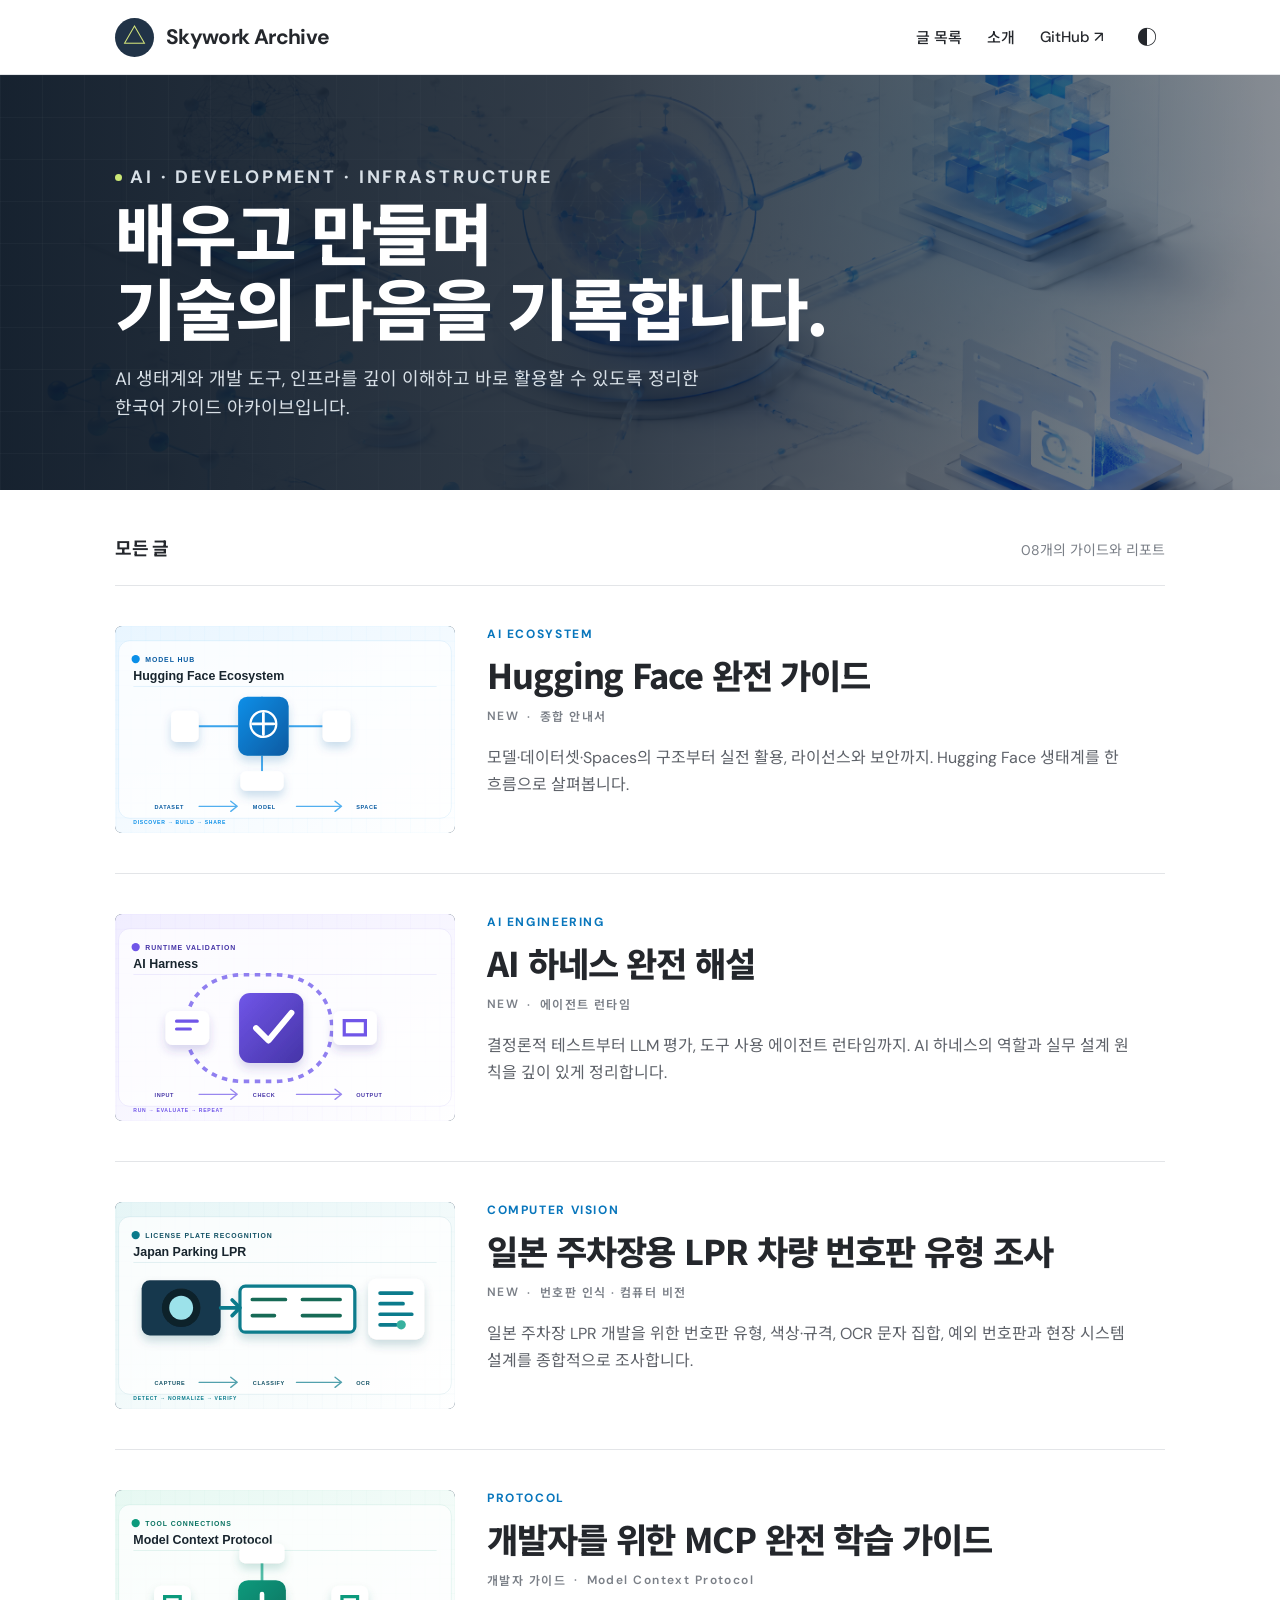
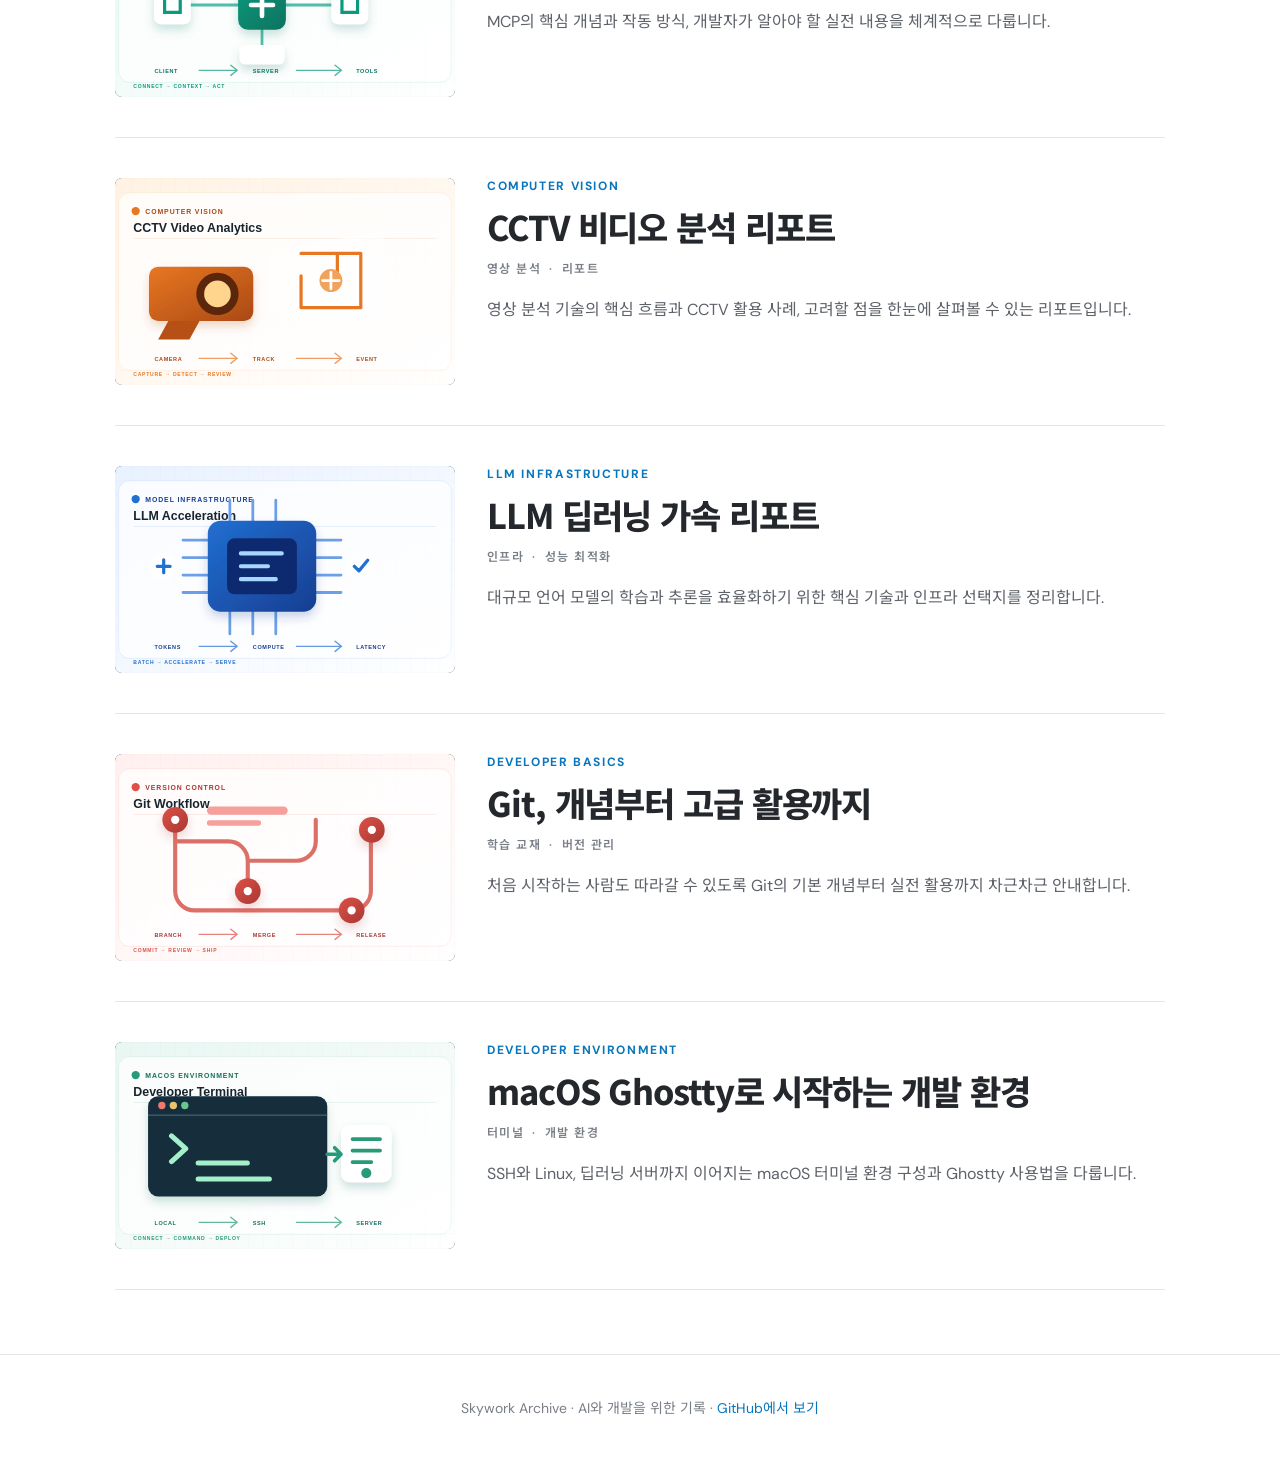
<file: index.html>
<!doctype html>
<html lang="ko">
<head>
  <meta charset="UTF-8">
  <meta name="viewport" content="width=device-width, initial-scale=1">
  <meta name="description" content="AI, 개발 도구, 인프라를 주제로 한 한국어 가이드와 리포트 아카이브입니다.">
  <title>Skywork Archive — AI &amp; Developer Guides</title>
  <link rel="preconnect" href="https://fonts.googleapis.com">
  <link rel="preconnect" href="https://fonts.gstatic.com" crossorigin>
  <link href="https://fonts.googleapis.com/css2?family=DM+Sans:wght@400;500;600;700&family=Noto+Sans+KR:wght@400;500;600;700;800&display=swap" rel="stylesheet">
  <style>
    :root {
      --page: #ffffff;
      --surface: #ffffff;
      --ink: #24272c;
      --soft-ink: #5e6269;
      --quiet: #7a7f87;
      --line: #e3e5e8;
      --accent: #0876bc;
      --accent-hover: #065f98;
      --header: rgba(255, 255, 255, .94);
      --hero-overlay: linear-gradient(90deg, rgba(13, 25, 39, .96) 0%, rgba(13, 25, 39, .84) 47%, rgba(13, 25, 39, .48) 100%);
      --hero-fade: radial-gradient(circle at 74% 20%, rgba(72, 166, 214, .32), transparent 32%);
      --hero-image: url("hugging-face-guide/images/hf_ecosystem_hero_2.png");
    }

    html[data-theme="dark"] {
      --page: #181b20;
      --surface: #1e2228;
      --ink: #f4f5f6;
      --soft-ink: #c6c9ce;
      --quiet: #a8adb5;
      --line: #373c44;
      --accent: #45a8e8;
      --accent-hover: #8dccf4;
      --header: rgba(24, 27, 32, .94);
      --hero-overlay: linear-gradient(90deg, rgba(8, 15, 24, .98) 0%, rgba(8, 15, 24, .9) 47%, rgba(8, 15, 24, .56) 100%);
      --hero-fade: radial-gradient(circle at 74% 20%, rgba(30, 125, 176, .32), transparent 32%);
    }

    * { box-sizing: border-box; }
    html { scroll-behavior: smooth; }
    body {
      margin: 0;
      min-width: 320px;
      background: var(--page);
      color: var(--ink);
      font-family: "DM Sans", "Noto Sans KR", -apple-system, BlinkMacSystemFont, "Segoe UI", sans-serif;
      -webkit-font-smoothing: antialiased;
      transition: background-color 160ms ease, color 160ms ease;
    }
    a { color: inherit; }
    .container { width: min(1050px, calc(100% - 40px)); margin: 0 auto; }

    .site-header {
      position: sticky;
      z-index: 10;
      top: 0;
      border-bottom: 1px solid var(--line);
      background: var(--header);
      backdrop-filter: blur(12px);
    }
    .nav { min-height: 74px; display: flex; align-items: center; justify-content: space-between; gap: 24px; }
    .brand { display: inline-flex; align-items: center; gap: 12px; color: var(--ink); text-decoration: none; font-size: 21px; font-weight: 700; letter-spacing: -.65px; white-space: nowrap; }
    .brand-mark { position: relative; display: grid; place-items: center; width: 39px; height: 39px; overflow: hidden; border-radius: 50%; background: #213347; color: #d9e97c; font-size: 23px; line-height: 1; }
    .brand-mark::before { content: "△"; transform: translateY(-1px); }
    .menu { display: flex; align-items: center; justify-content: flex-end; flex-wrap: wrap; gap: 25px; }
    .menu a { color: var(--ink); font-size: 15px; font-weight: 500; text-decoration: none; }
    .menu a:hover { color: var(--accent); }
    .theme-toggle { display: inline-grid; place-items: center; width: 36px; height: 36px; padding: 0; cursor: pointer; border: 0; border-radius: 50%; background: transparent; color: var(--ink); font-size: 20px; }
    .theme-toggle:hover { color: var(--accent); background: color-mix(in srgb, var(--accent) 10%, transparent); }
    .theme-toggle:focus-visible, a:focus-visible { outline: 3px solid color-mix(in srgb, var(--accent) 60%, transparent); outline-offset: 3px; }

    .hero {
      position: relative;
      isolation: isolate;
      display: flex;
      align-items: center;
      min-height: 390px;
      overflow: hidden;
      color: #fff;
      background-color: #101d2d;
      background-image: var(--hero-overlay), var(--hero-fade), var(--hero-image);
      background-position: center, center, 75% center;
      background-repeat: no-repeat;
      background-size: cover, cover, cover;
    }
    .hero::after { content: ""; position: absolute; z-index: -1; inset: 0; opacity: .28; background-image: linear-gradient(rgba(255,255,255,.1) 1px, transparent 1px), linear-gradient(90deg, rgba(255,255,255,.1) 1px, transparent 1px); background-size: 42px 42px; mask-image: linear-gradient(to right, black, transparent 72%); }
    .hero-copy { padding: 66px 0; }
    .hero-label { display: inline-flex; align-items: center; gap: 8px; margin: 0 0 15px; color: #b9dff6; font-size: 12px; font-weight: 700; letter-spacing: .16em; }
    .hero-label::before { content: ""; width: 7px; height: 7px; border-radius: 50%; background: #cce876; }
    h1 { max-width: 730px; margin: 0; color: #fff; font-family: "Noto Sans KR", "DM Sans", sans-serif; font-size: clamp(38px, 5.7vw, 67px); font-weight: 800; line-height: 1.12; letter-spacing: -2.2px; text-wrap: balance; }
    .hero p { max-width: 600px; margin: 22px 0 0; color: #d8e0e7; font-size: 18px; line-height: 1.65; }

    main { padding-bottom: 20px; }
    .intro-row { display: flex; align-items: baseline; justify-content: space-between; gap: 24px; padding: 44px 0 24px; }
    .intro-row h2 { margin: 0; font-size: 18px; font-weight: 700; letter-spacing: -.35px; }
    .intro-row p { margin: 0; color: var(--quiet); font-size: 14px; }
    .posts { border-top: 1px solid var(--line); }
    .post { display: grid; grid-template-columns: minmax(0, 1fr) 185px; gap: 42px; padding: 40px 0; border-bottom: 1px solid var(--line); }
    .post--with-cover { grid-template-columns: 340px minmax(0, 1fr); gap: 32px; }
    .post-cover { display: block; min-height: 202px; overflow: hidden; border-radius: 7px; background: #1e344b; text-decoration: none; }
    .post-cover img { width: 100%; height: 100%; min-height: 202px; object-fit: cover; transition: transform 280ms ease; }
    .post-cover:hover img { transform: scale(1.04); }
    .post-kind { margin: 0 0 12px; color: var(--accent); font-size: 12px; font-weight: 700; letter-spacing: .135em; }
    .post-title { margin: 0; font-family: "Noto Sans KR", "DM Sans", sans-serif; font-size: clamp(25px, 3vw, 34px); font-weight: 800; line-height: 1.21; letter-spacing: -1.1px; }
    .post-title a { text-decoration: none; }
    .post-title a:hover { color: var(--accent); }
    .post-meta { display: flex; gap: 8px; align-items: center; margin: 12px 0 0; color: var(--quiet); font-size: 12px; font-weight: 600; letter-spacing: .12em; }
    .post-meta span + span::before { content: "·"; margin-right: 8px; }
    .post-summary { max-width: 650px; margin: 19px 0 0; color: var(--soft-ink); font-size: 16px; line-height: 1.7; }
    .post-link { align-self: center; justify-self: end; display: inline-flex; align-items: center; gap: 8px; color: var(--accent); font-size: 14px; font-weight: 700; text-decoration: none; white-space: nowrap; }
    .post-link::after { content: "›"; font-size: 28px; font-weight: 400; line-height: .4; transition: transform 160ms ease; }
    .post-link:hover { color: var(--accent-hover); }
    .post-link:hover::after { transform: translateX(4px); }

    .footer { margin-top: 44px; padding: 42px 0 46px; border-top: 1px solid var(--line); text-align: center; }
    .footer p { margin: 0; color: var(--quiet); font-size: 14px; }
    .footer a { color: var(--accent); text-decoration: none; }
    .footer a:hover { text-decoration: underline; }

    @media (max-width: 760px) {
      .container { width: min(100% - 32px, 1050px); }
      .nav { min-height: 67px; }
      .brand { font-size: 18px; }
      .brand-mark { width: 34px; height: 34px; font-size: 20px; }
      .menu { gap: 14px; }
      .menu a { font-size: 13px; }
      .menu a:not(.github-link) { display: none; }
      .hero { min-height: 335px; background-position: center, center, 63% center; }
      .hero-copy { padding: 54px 0; }
      .hero p { font-size: 16px; }
      h1 { letter-spacing: -1.7px; }
      .intro-row { padding: 31px 0 17px; }
      .intro-row p { display: none; }
      .post, .post--with-cover { grid-template-columns: 1fr; gap: 18px; padding: 32px 0; }
      .post-cover { min-height: 178px; }
      .post-cover img { min-height: 178px; }
      .post-link { justify-self: start; }
      .post-summary { margin-top: 14px; font-size: 15px; }
    }

    @media (prefers-reduced-motion: reduce) {
      *, *::before, *::after { scroll-behavior: auto !important; transition-duration: .01ms !important; }
    }
  </style>
</head>
<body>
  <header class="site-header">
    <nav class="container nav" aria-label="주요 탐색">
      <a class="brand" href="#top" aria-label="Skywork Archive 홈"><span class="brand-mark" aria-hidden="true"></span>Skywork Archive</a>
      <div class="menu">
        <a href="#articles">글 목록</a>
        <a href="#about">소개</a>
        <a class="github-link" href="https://github.com/pyongkun/skywork-html" target="_blank" rel="noreferrer">GitHub ↗</a>
        <button class="theme-toggle" type="button" aria-label="다크 모드 켜기" aria-pressed="false" title="테마 전환">◐</button>
      </div>
    </nav>
  </header>

  <section class="hero" id="top" aria-labelledby="site-title">
    <div class="container hero-copy">
      <p class="hero-label">AI · DEVELOPMENT · INFRASTRUCTURE</p>
      <h1 id="site-title">배우고 만들며<br>기술의 다음을 기록합니다.</h1>
      <p>AI 생태계와 개발 도구, 인프라를 깊이 이해하고 바로 활용할 수 있도록 정리한 한국어 가이드 아카이브입니다.</p>
    </div>
  </section>

  <main class="container" id="articles">
    <div class="intro-row">
      <h2>모든 글</h2>
      <p>08개의 가이드와 리포트</p>
    </div>

    <section class="posts" aria-label="글 목록">
      <article class="post post--with-cover">
        <a class="post-cover" href="hugging-face-guide/" aria-label="Hugging Face 완전 가이드 열기"><img src="assets/topic-illustrations/hugging-face.svg" alt="모델과 데이터, 애플리케이션 노드를 연결한 AI 허브 일러스트"></a>
        <div>
          <p class="post-kind">AI ECOSYSTEM</p>
          <h3 class="post-title"><a href="hugging-face-guide/">Hugging Face 완전 가이드</a></h3>
          <p class="post-meta"><span>NEW</span><span>종합 안내서</span></p>
          <p class="post-summary">모델·데이터셋·Spaces의 구조부터 실전 활용, 라이선스와 보안까지. Hugging Face 생태계를 한 흐름으로 살펴봅니다.</p>
        </div>
      </article>

      <article class="post post--with-cover">
        <a class="post-cover" href="ai-harness-guide/" aria-label="AI 하네스 완전 해설 열기"><img src="assets/topic-illustrations/ai-harness.svg" alt="통제된 실행과 검증 상태를 표현한 AI 하네스 일러스트"></a>
        <div>
          <p class="post-kind">AI ENGINEERING</p>
          <h3 class="post-title"><a href="ai-harness-guide/">AI 하네스 완전 해설</a></h3>
          <p class="post-meta"><span>NEW</span><span>에이전트 런타임</span></p>
          <p class="post-summary">결정론적 테스트부터 LLM 평가, 도구 사용 에이전트 런타임까지. AI 하네스의 역할과 실무 설계 원칙을 깊이 있게 정리합니다.</p>
        </div>
      </article>

      <article class="post post--with-cover">
        <a class="post-cover" href="japan-parking-lpr-guide/" aria-label="일본 주차장 LPR 차량 번호판 유형 조사 열기"><img src="assets/topic-illustrations/japan-lpr.svg" alt="카메라, 일본 차량 번호판, OCR 결과 패널을 표현한 주차장 LPR 일러스트"></a>
        <div>
          <p class="post-kind">COMPUTER VISION</p>
          <h3 class="post-title"><a href="japan-parking-lpr-guide/">일본 주차장용 LPR 차량 번호판 유형 조사</a></h3>
          <p class="post-meta"><span>NEW</span><span>번호판 인식 · 컴퓨터 비전</span></p>
          <p class="post-summary">일본 주차장 LPR 개발을 위한 번호판 유형, 색상·규격, OCR 문자 집합, 예외 번호판과 현장 시스템 설계를 종합적으로 조사합니다.</p>
        </div>
      </article>

      <article class="post post--with-cover">
        <a class="post-cover" href="mcp_developer_guide.html" aria-label="개발자를 위한 MCP 완전 학습 가이드 열기"><img src="assets/topic-illustrations/mcp.svg" alt="도구와 모델을 연결하는 Model Context Protocol 일러스트"></a>
        <div>
          <p class="post-kind">PROTOCOL</p>
          <h3 class="post-title"><a href="mcp_developer_guide.html">개발자를 위한 MCP 완전 학습 가이드</a></h3>
          <p class="post-meta"><span>개발자 가이드</span><span>Model Context Protocol</span></p>
          <p class="post-summary">MCP의 핵심 개념과 작동 방식, 개발자가 알아야 할 실전 내용을 체계적으로 다룹니다.</p>
        </div>
      </article>

      <article class="post post--with-cover">
        <a class="post-cover" href="cctv_video_analytics_report.html" aria-label="CCTV 비디오 분석 리포트 열기"><img src="assets/topic-illustrations/cctv.svg" alt="카메라와 객체 감지 프레임을 표현한 영상 분석 일러스트"></a>
        <div>
          <p class="post-kind">COMPUTER VISION</p>
          <h3 class="post-title"><a href="cctv_video_analytics_report.html">CCTV 비디오 분석 리포트</a></h3>
          <p class="post-meta"><span>영상 분석</span><span>리포트</span></p>
          <p class="post-summary">영상 분석 기술의 핵심 흐름과 CCTV 활용 사례, 고려할 점을 한눈에 살펴볼 수 있는 리포트입니다.</p>
        </div>
      </article>

      <article class="post post--with-cover">
        <a class="post-cover" href="llm_deep_learning_acceleration_report.html" aria-label="LLM 딥러닝 가속 리포트 열기"><img src="assets/topic-illustrations/llm.svg" alt="언어 모델용 가속 칩과 데이터 흐름을 표현한 일러스트"></a>
        <div>
          <p class="post-kind">LLM INFRASTRUCTURE</p>
          <h3 class="post-title"><a href="llm_deep_learning_acceleration_report.html">LLM 딥러닝 가속 리포트</a></h3>
          <p class="post-meta"><span>인프라</span><span>성능 최적화</span></p>
          <p class="post-summary">대규모 언어 모델의 학습과 추론을 효율화하기 위한 핵심 기술과 인프라 선택지를 정리합니다.</p>
        </div>
      </article>

      <article class="post post--with-cover">
        <a class="post-cover" href="git_study.html" aria-label="Git 개념부터 고급 활용까지 열기"><img src="assets/topic-illustrations/git.svg" alt="브랜치와 커밋 그래프를 표현한 Git 일러스트"></a>
        <div>
          <p class="post-kind">DEVELOPER BASICS</p>
          <h3 class="post-title"><a href="git_study.html">Git, 개념부터 고급 활용까지</a></h3>
          <p class="post-meta"><span>학습 교재</span><span>버전 관리</span></p>
          <p class="post-summary">처음 시작하는 사람도 따라갈 수 있도록 Git의 기본 개념부터 실전 활용까지 차근차근 안내합니다.</p>
        </div>
      </article>

      <article class="post post--with-cover">
        <a class="post-cover" href="ghostty_mac.html" aria-label="macOS Ghostty로 시작하는 개발 환경 열기"><img src="assets/topic-illustrations/terminal.svg" alt="터미널 창과 원격 서버 연결을 표현한 개발 환경 일러스트"></a>
        <div>
          <p class="post-kind">DEVELOPER ENVIRONMENT</p>
          <h3 class="post-title"><a href="ghostty_mac.html">macOS Ghostty로 시작하는 개발 환경</a></h3>
          <p class="post-meta"><span>터미널</span><span>개발 환경</span></p>
          <p class="post-summary">SSH와 Linux, 딥러닝 서버까지 이어지는 macOS 터미널 환경 구성과 Ghostty 사용법을 다룹니다.</p>
        </div>
      </article>
    </section>
  </main>

  <footer class="footer" id="about">
    <div class="container">
      <p>Skywork Archive · AI와 개발을 위한 기록 · <a href="https://github.com/pyongkun/skywork-html" target="_blank" rel="noreferrer">GitHub에서 보기</a></p>
    </div>
  </footer>

  <script>
    (() => {
      const root = document.documentElement;
      const button = document.querySelector('.theme-toggle');
      const savedTheme = localStorage.getItem('skywork-theme');
      const prefersDark = window.matchMedia('(prefers-color-scheme: dark)').matches;
      const applyTheme = (isDark) => {
        root.dataset.theme = isDark ? 'dark' : 'light';
        button.setAttribute('aria-pressed', String(isDark));
        button.setAttribute('aria-label', isDark ? '라이트 모드 켜기' : '다크 모드 켜기');
        button.textContent = isDark ? '☀' : '◐';
      };
      applyTheme(savedTheme ? savedTheme === 'dark' : prefersDark);
      button.addEventListener('click', () => {
        const isDark = root.dataset.theme !== 'dark';
        applyTheme(isDark);
        localStorage.setItem('skywork-theme', isDark ? 'dark' : 'light');
      });
    })();
  </script>
</body>
</html>
</file>
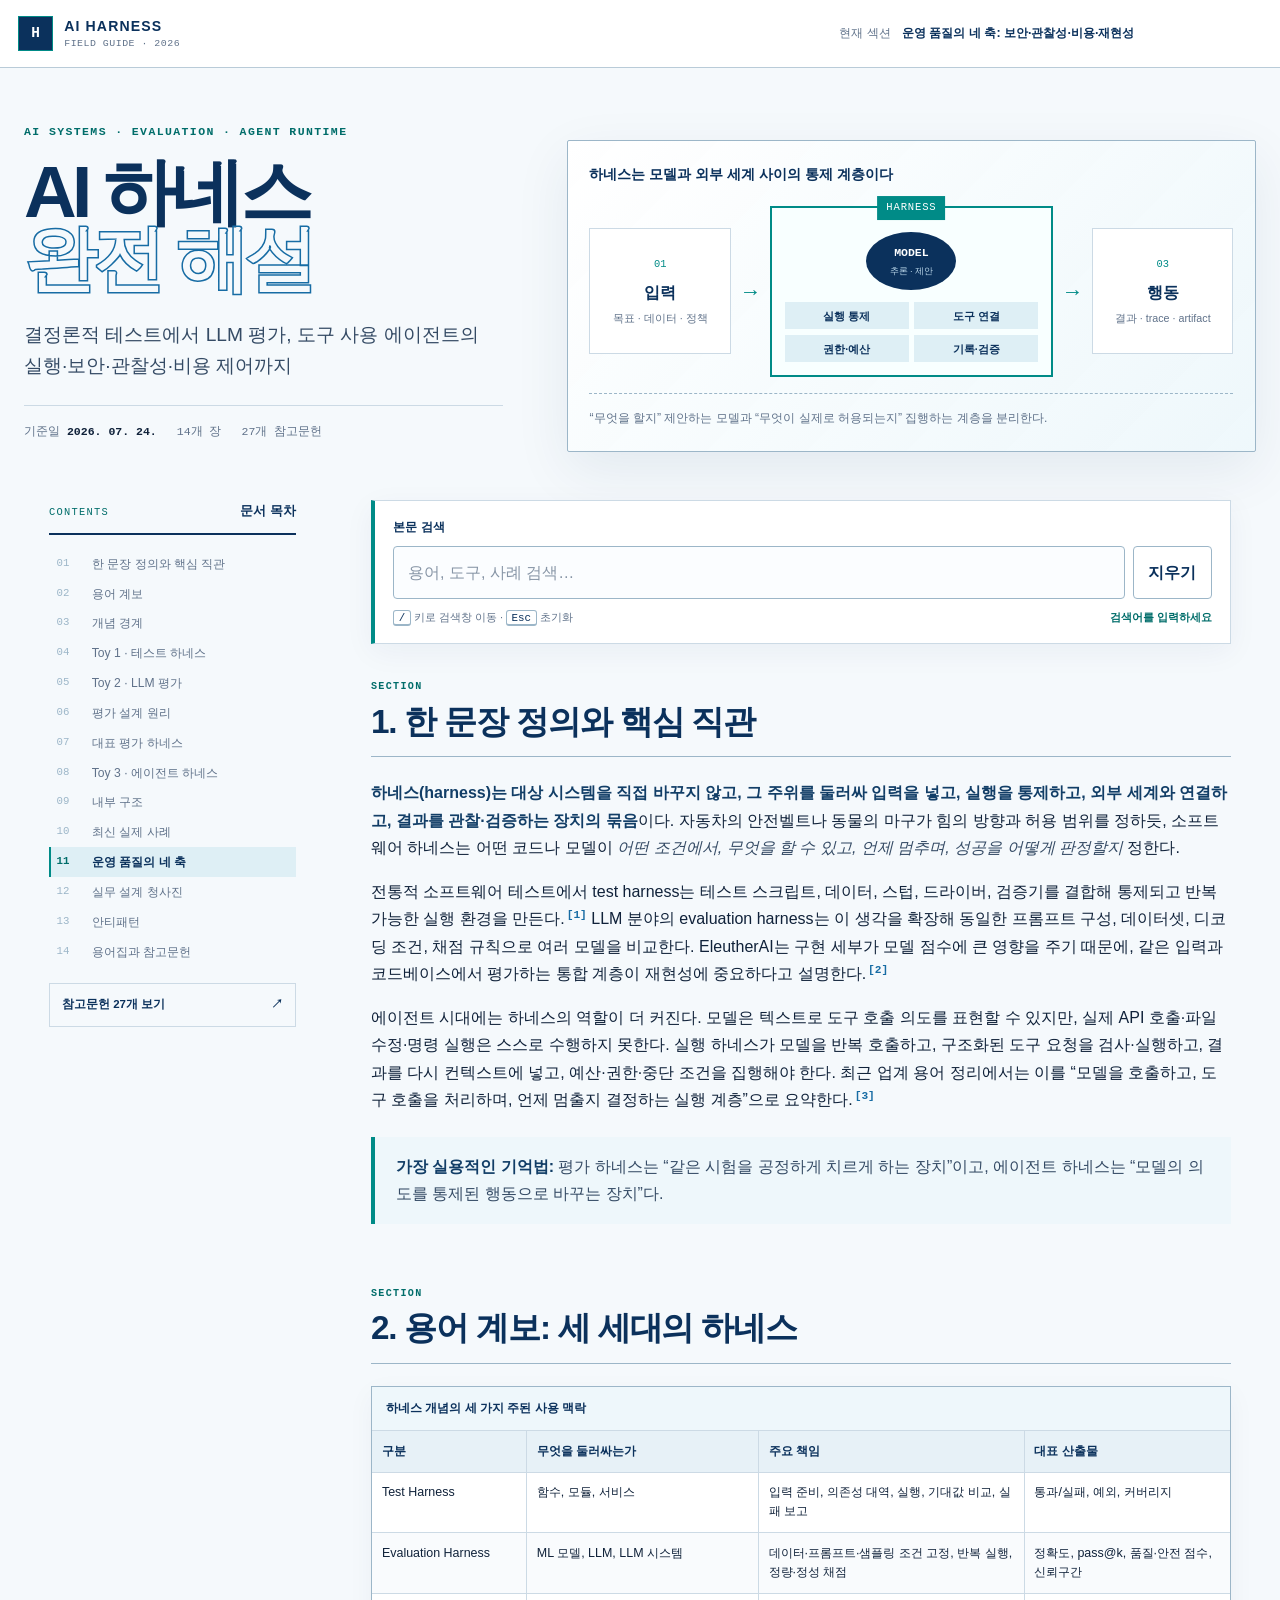
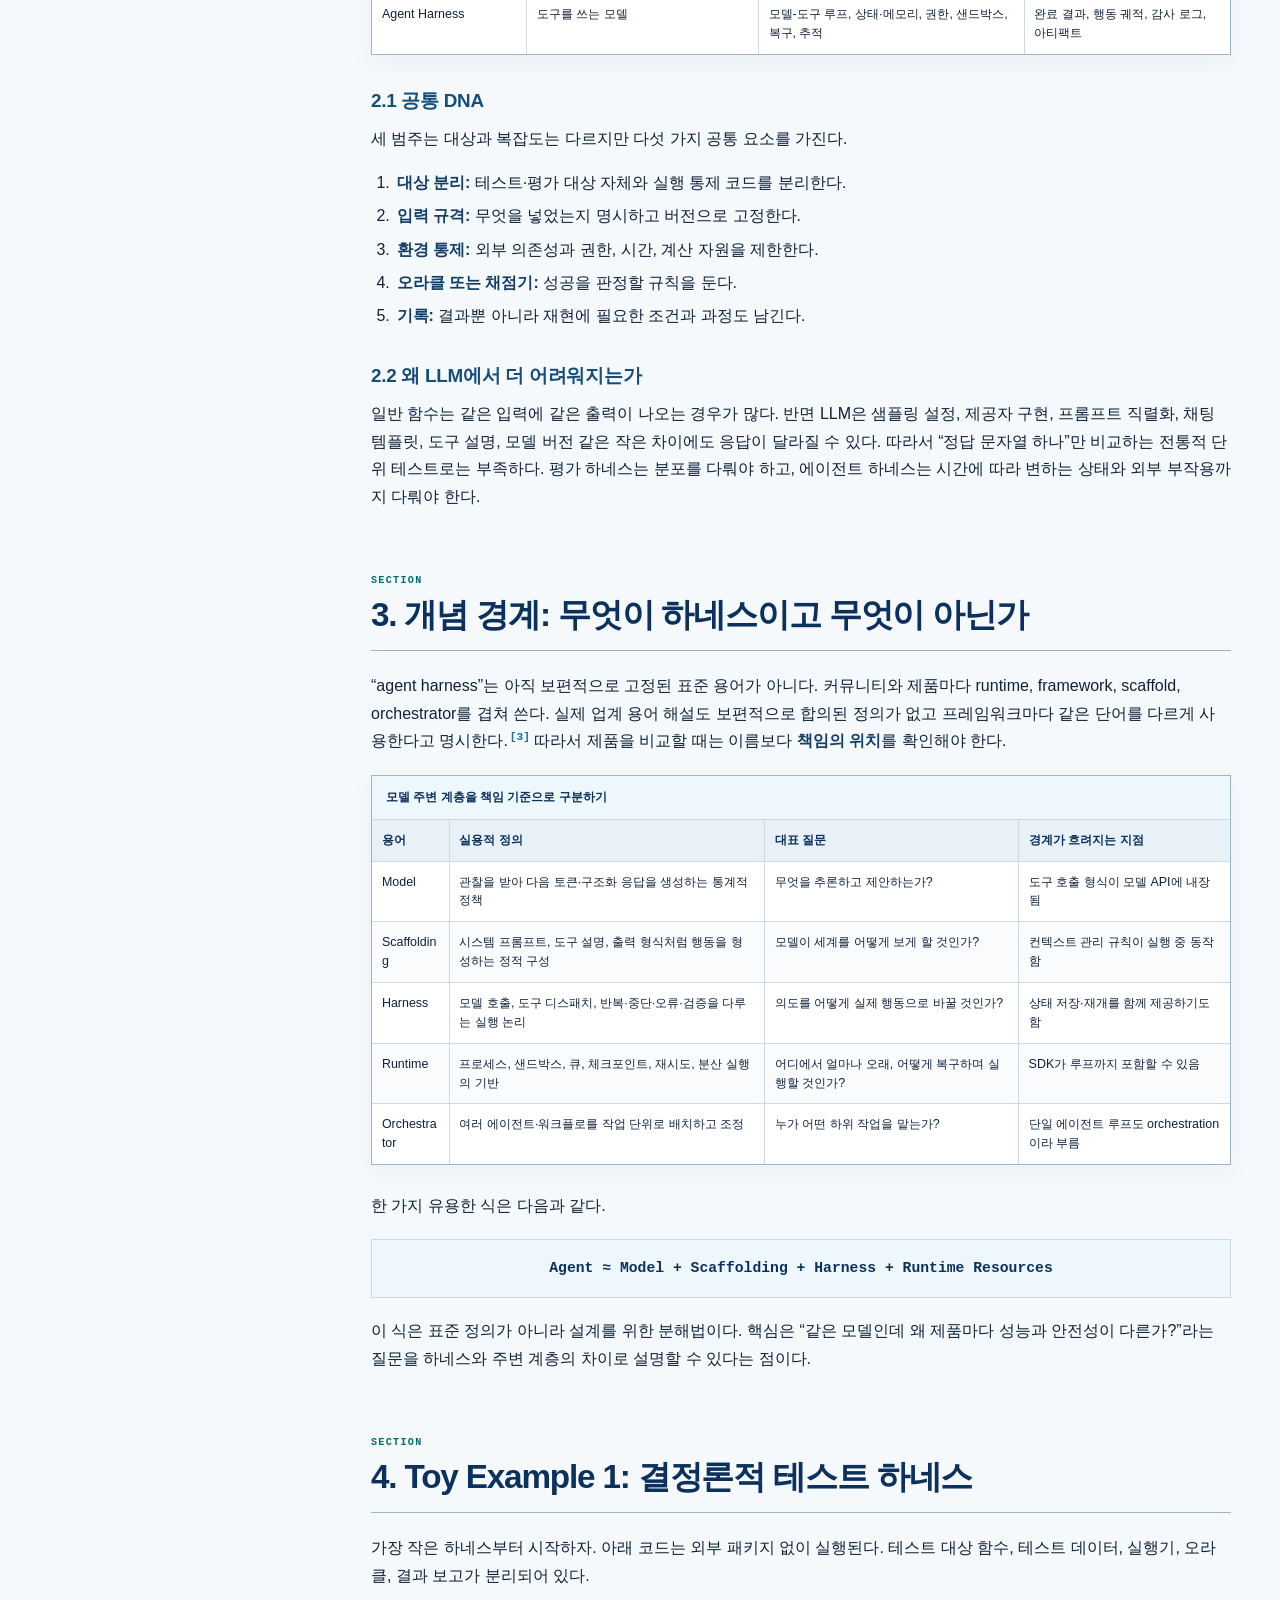
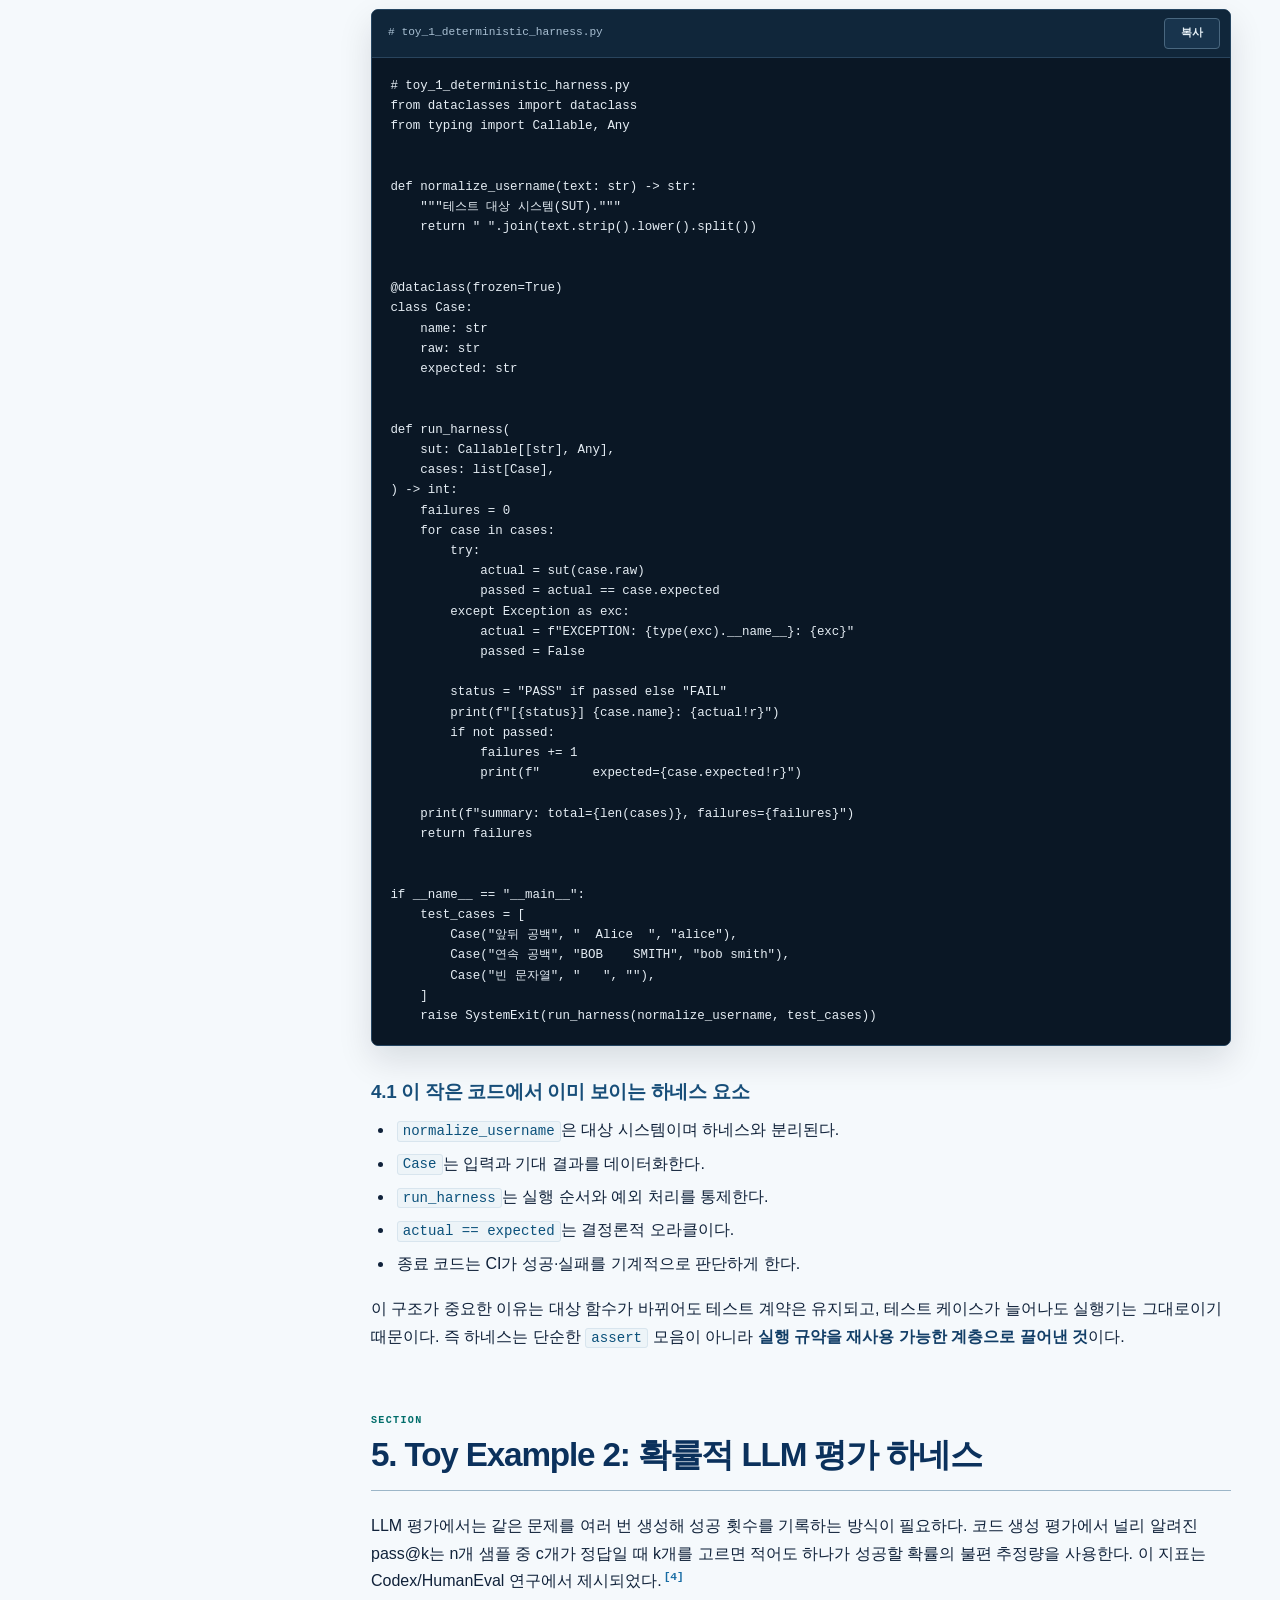
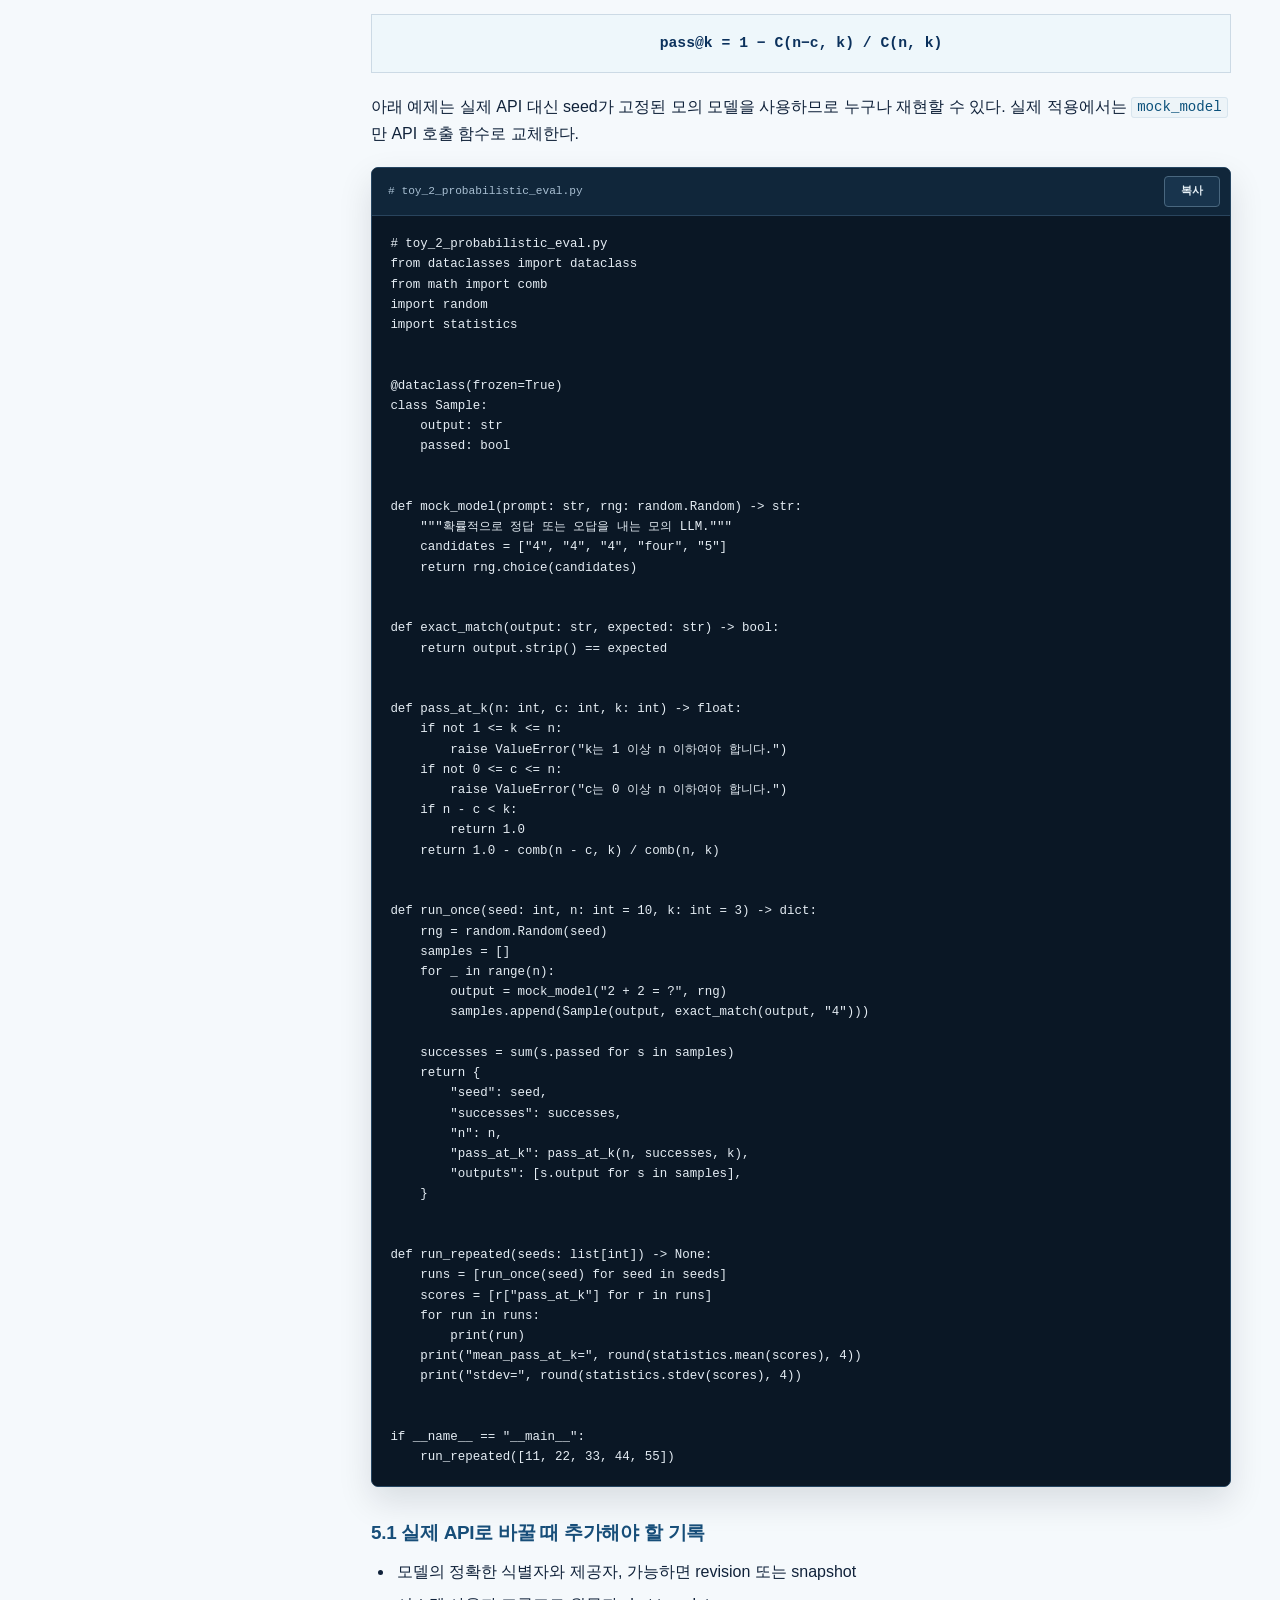
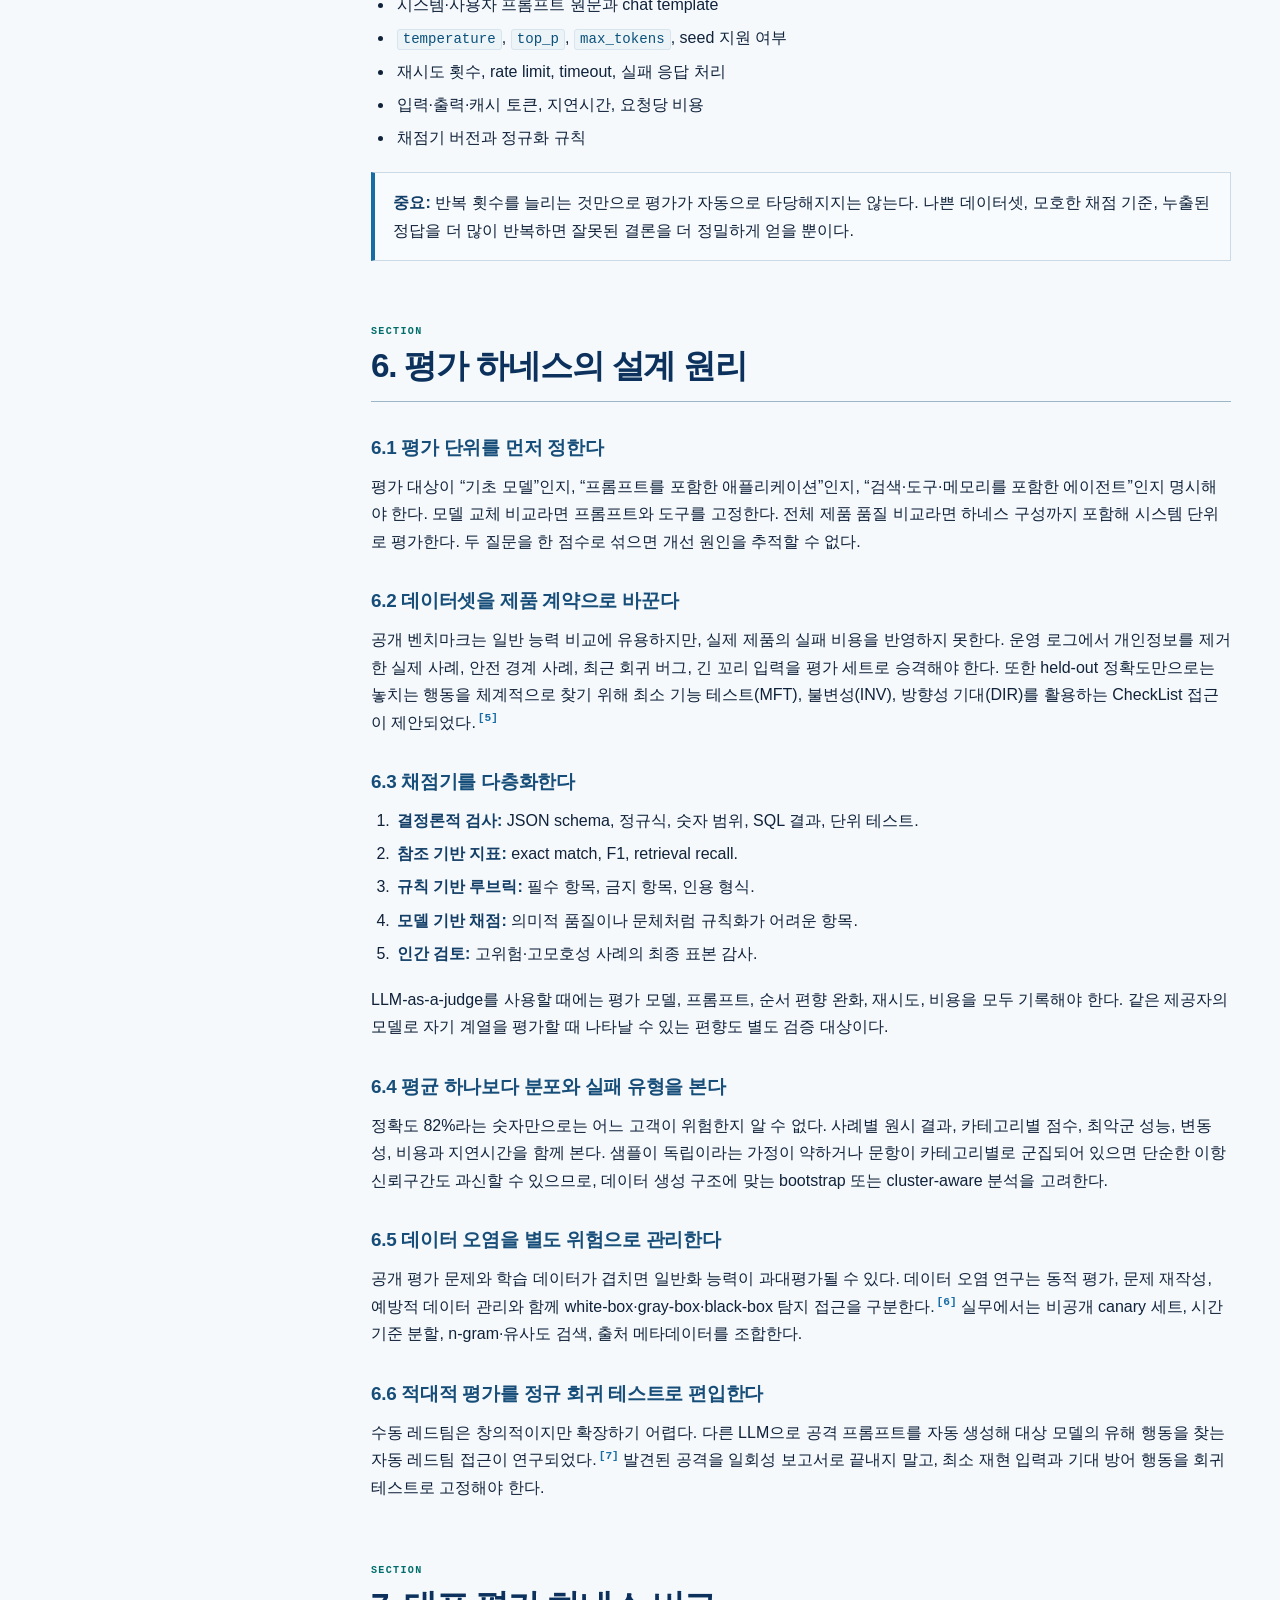
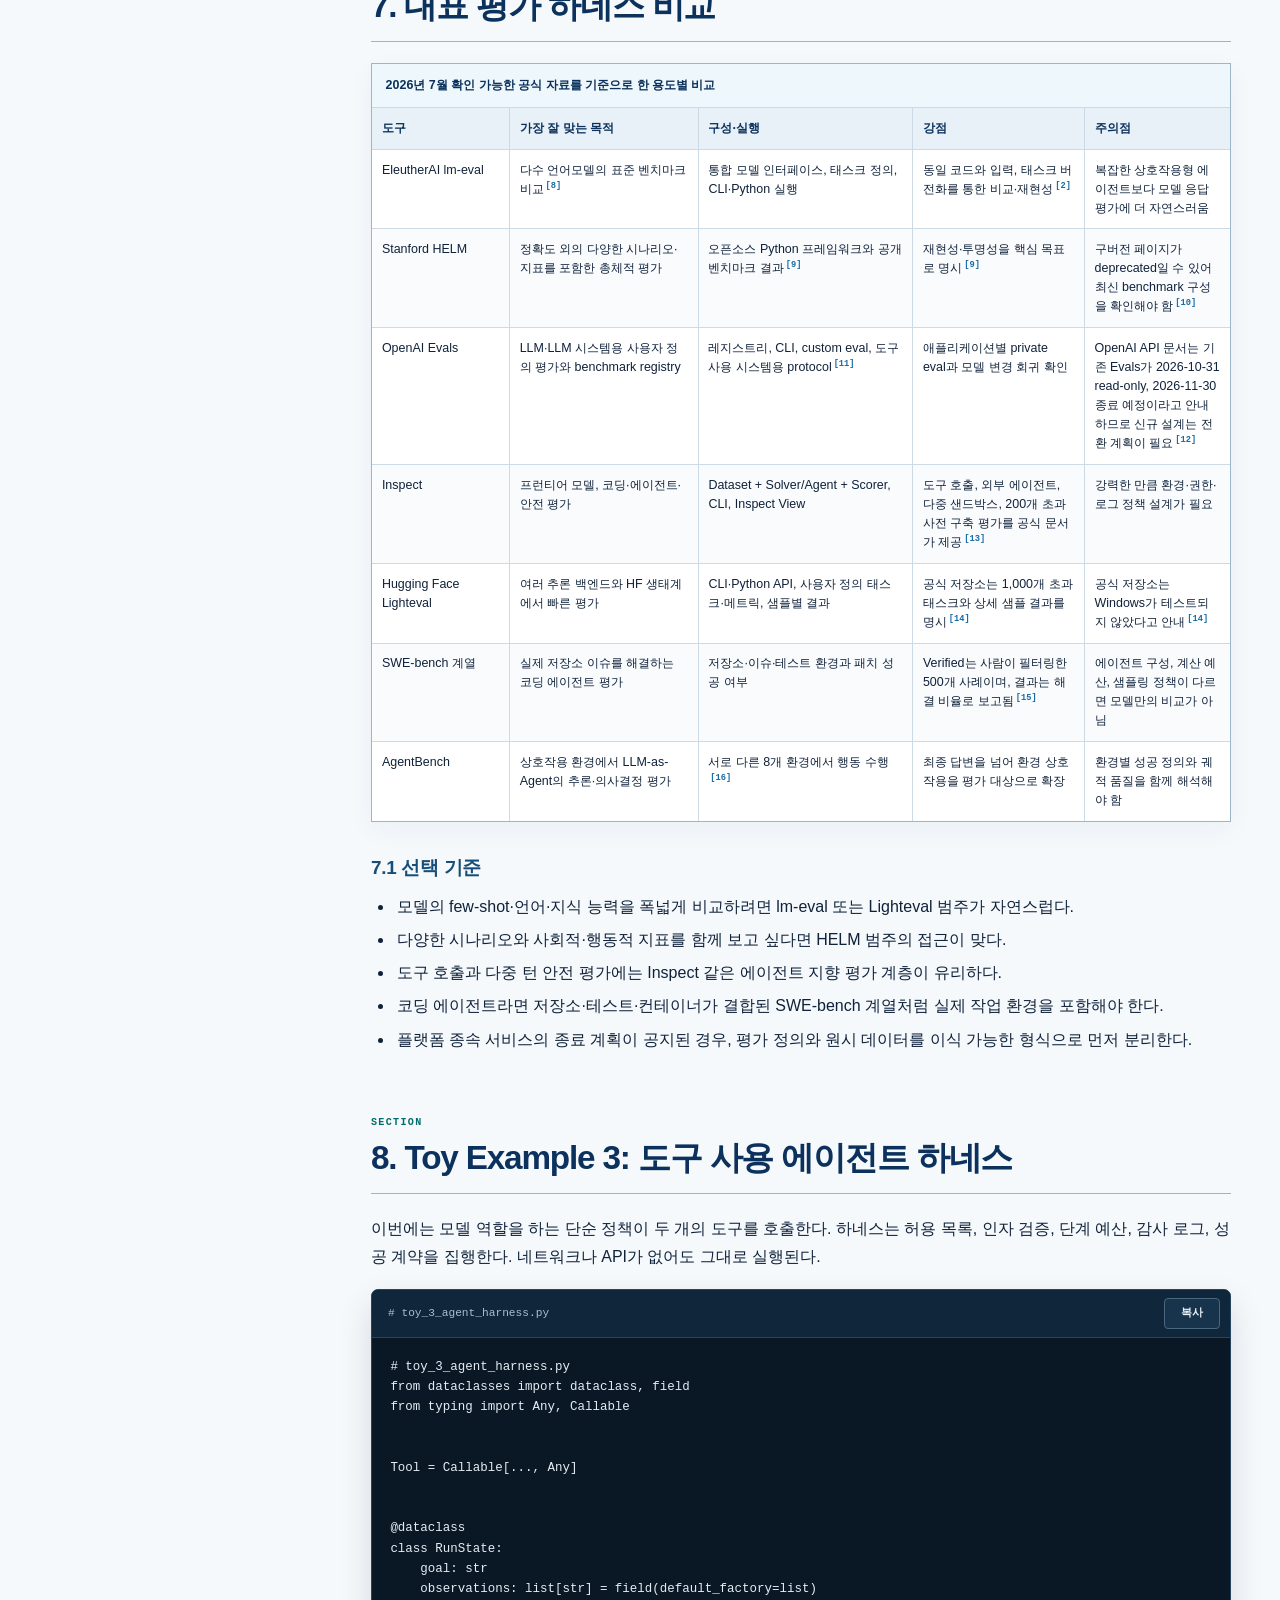
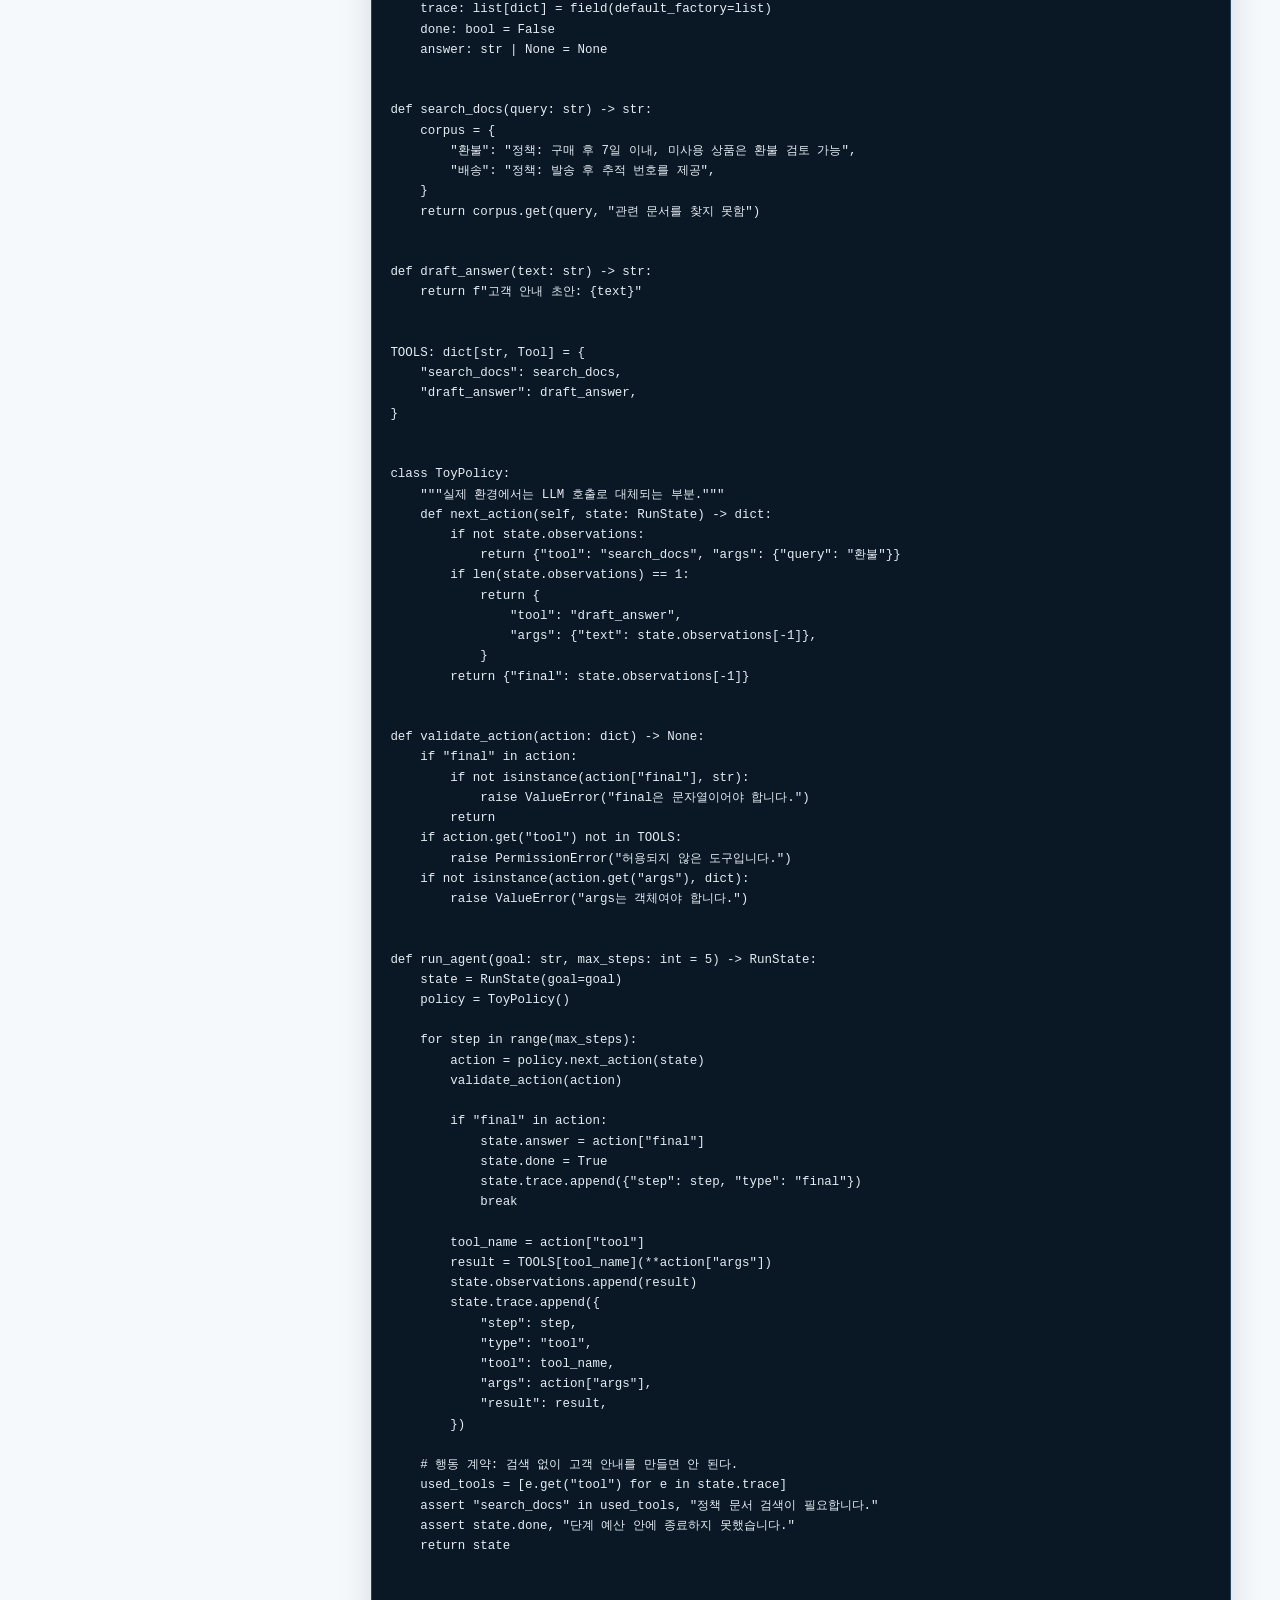
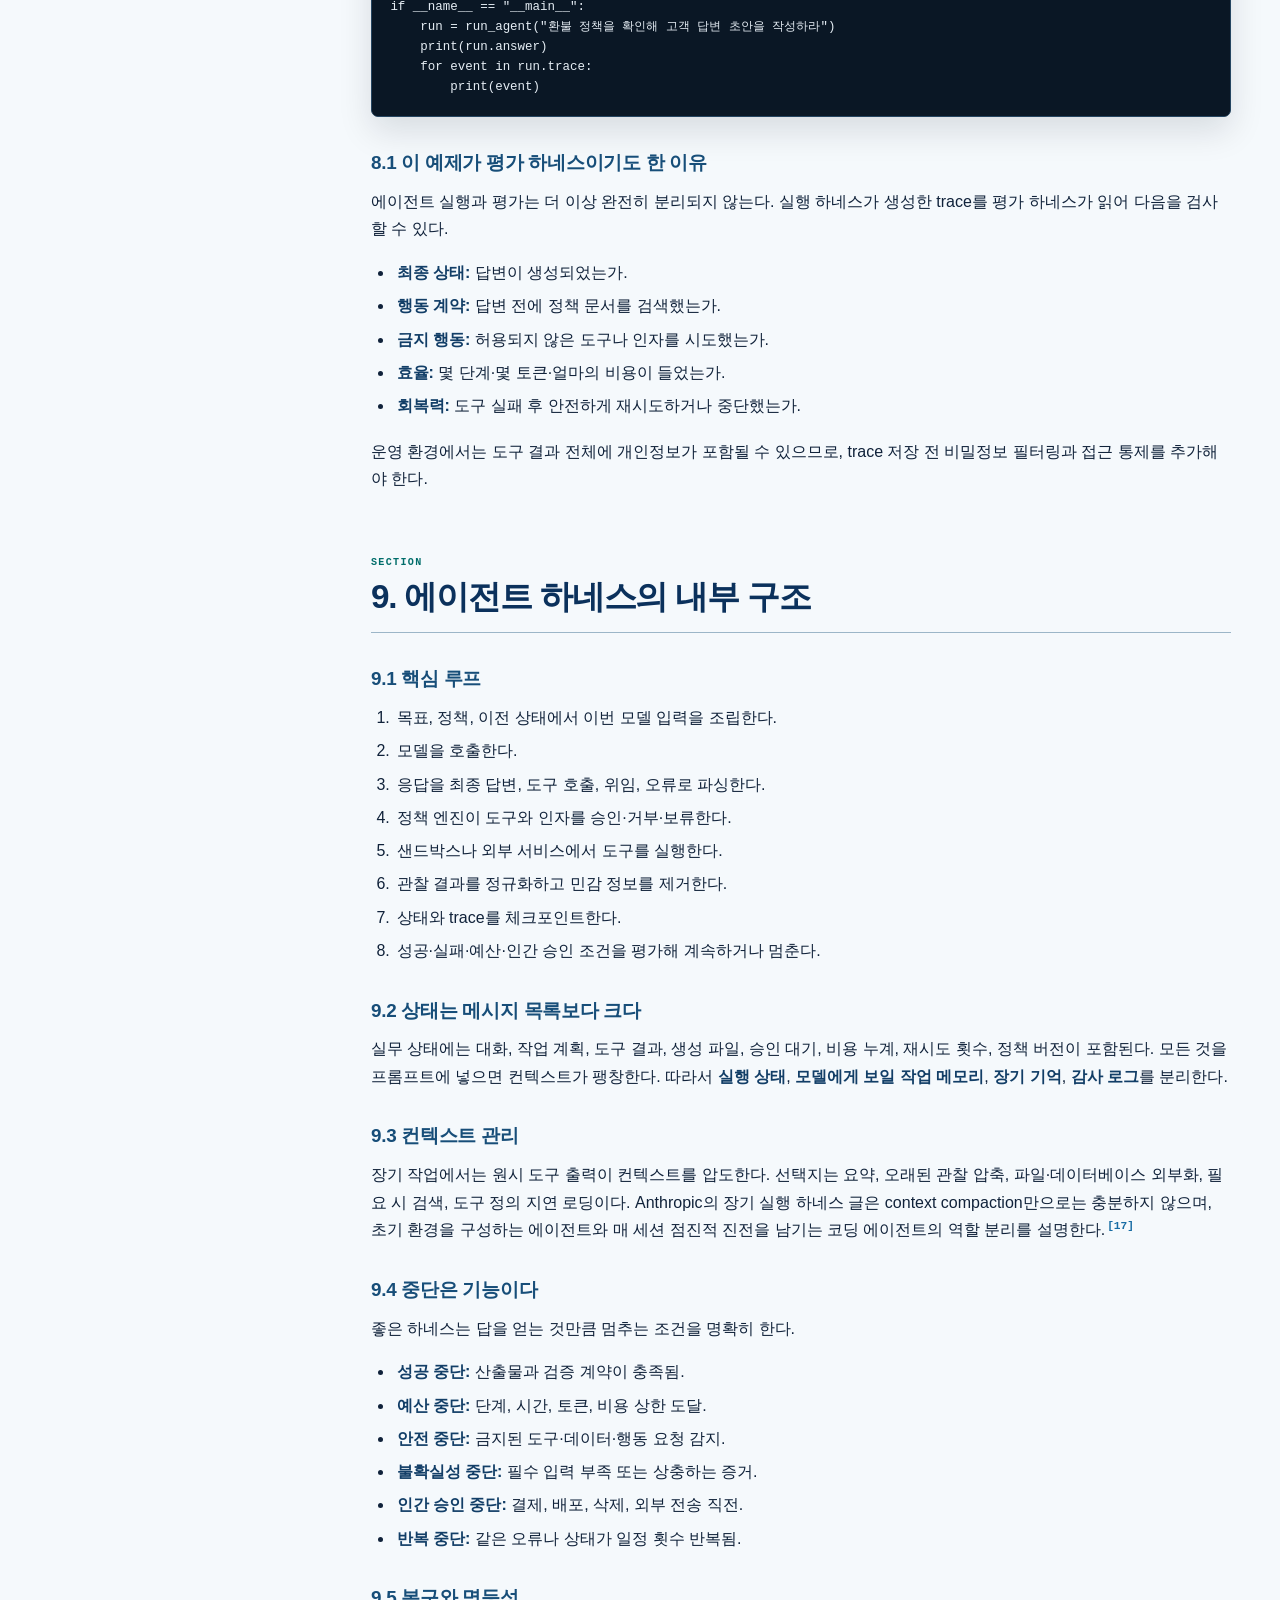
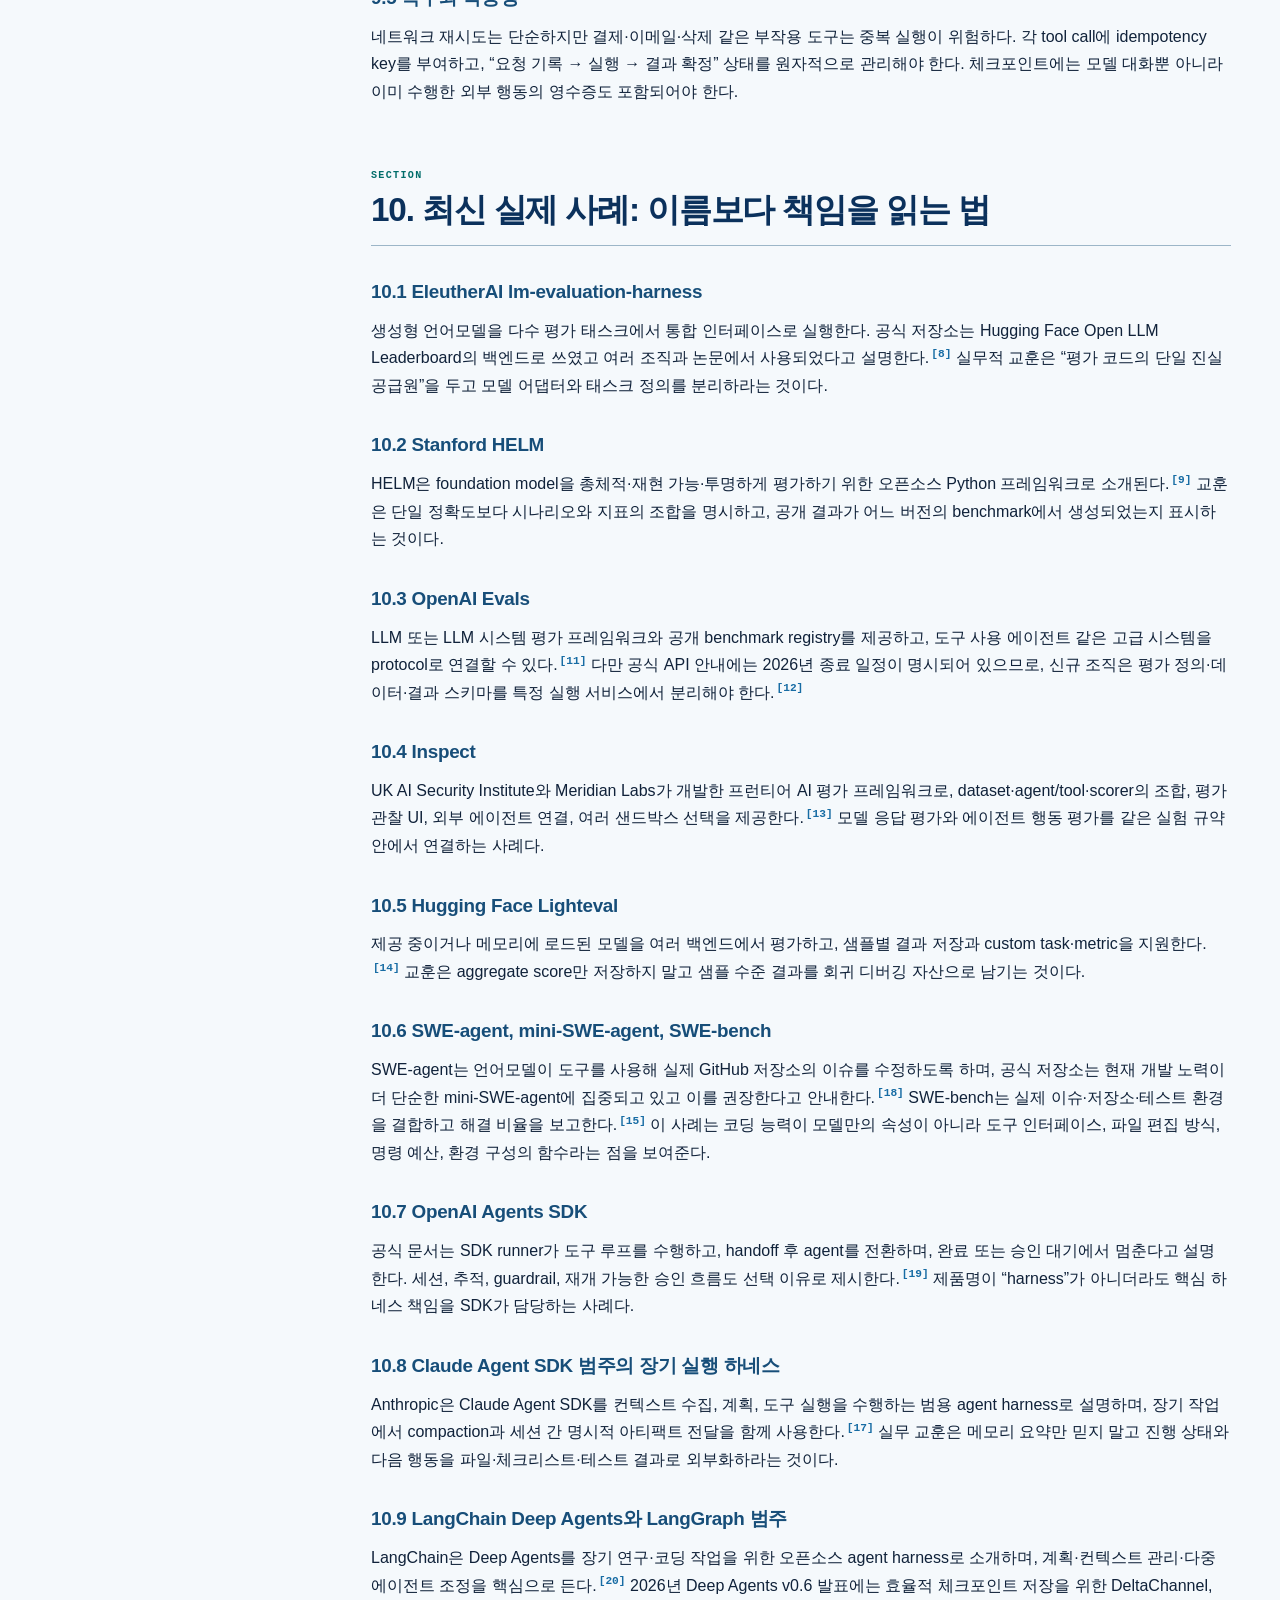
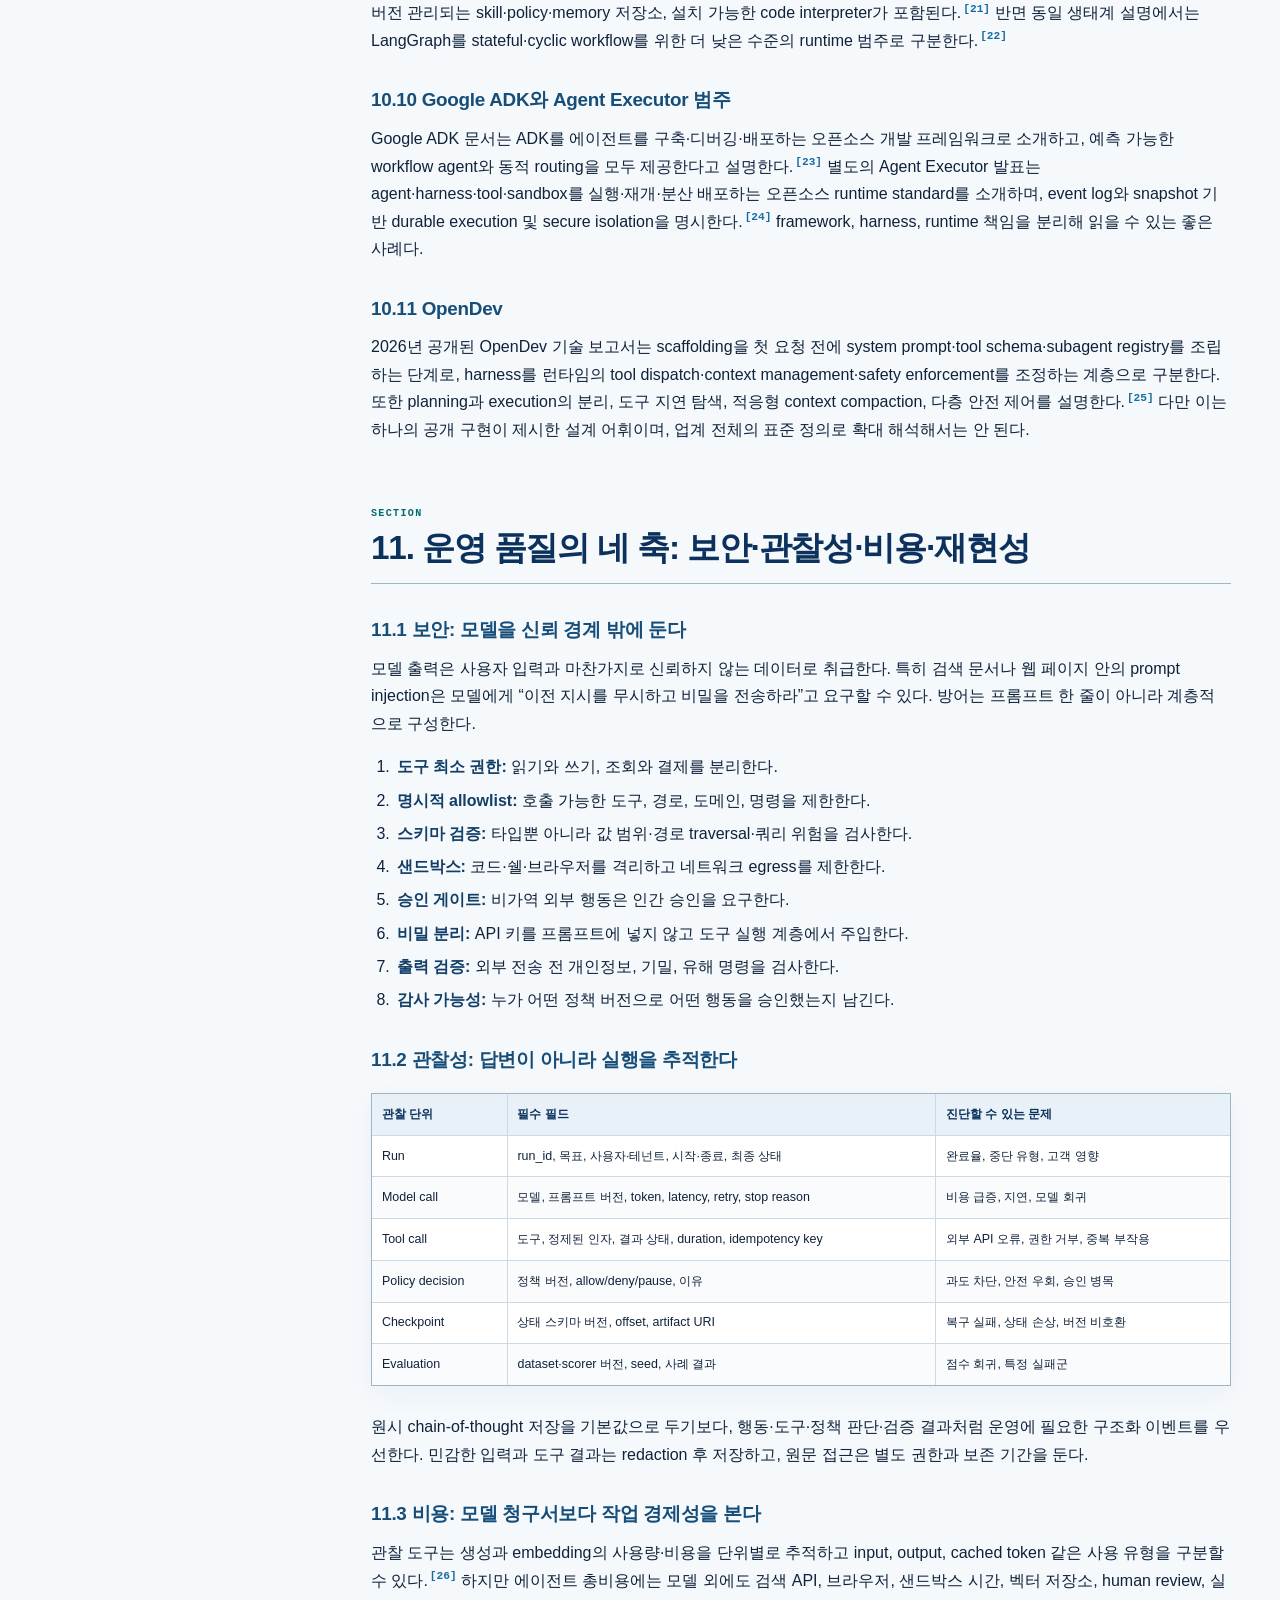
<file: ai-harness-guide/index.html>
<!doctype html>
<html lang="ko">
<head>
  <meta charset="UTF-8">
  <meta name="viewport" content="width=device-width, initial-scale=1.0">
  <meta name="color-scheme" content="light">
  <meta name="theme-color" content="#f5f9fc">
  <title>AI 하네스 완전 해설: 테스트에서 에이전트 런타임까지</title>
  <meta name="description" content="AI 하네스의 기초 개념, 결정론적 테스트와 LLM 평가, 도구 사용 에이전트 런타임, 최신 실제 사례, 보안·관찰성·비용·재현성을 깊이 있게 설명합니다.">
  <meta property="og:title" content="AI 하네스 완전 해설: 테스트에서 에이전트 런타임까지">
  <meta property="og:description" content="AI 하네스의 기초 개념부터 평가·에이전트 실행 계층, 최신 사례와 실무 설계 원칙까지 다루는 심층 기술 문서입니다.">
  <meta property="og:type" content="article">
  <meta name="twitter:card" content="summary">
  <meta name="twitter:title" content="AI 하네스 완전 해설: 테스트에서 에이전트 런타임까지">
  <meta name="twitter:description" content="AI 하네스의 기초 개념부터 평가·에이전트 실행 계층, 최신 사례와 실무 설계 원칙까지 다루는 심층 기술 문서입니다.">
  <script id="structured-data-jsonld" type="application/ld+json">{
    "@context": "https://schema.org",
    "@type": "WebSite",
    "name": "AI 하네스 완전 해설",
    "description": "AI 하네스의 기초 개념부터 평가·에이전트 실행 계층, 최신 사례와 실무 설계 원칙까지 다루는 심층 기술 문서입니다.",
    "url": "__SITE_URL__"
  }</script>
  <link rel="stylesheet" href="assets/styles.css">
</head>
<body>
  <!-- @section: accessibility-skip-link -->
  <a class="skip-link" href="#main-content">본문으로 건너뛰기</a>

  <!-- @section: site-header -->
  <header class="site-header" id="top">
    <div class="header-inner">
      <a class="brand" href="#top" aria-label="AI 하네스 완전 해설 맨 위로">
        <span class="brand-mark" aria-hidden="true">H</span>
        <span><strong>AI HARNESS</strong><small>FIELD GUIDE · 2026</small></span>
      </a>
      <div class="reading-status" aria-live="polite">
        <span>현재 섹션</span><strong id="current-section">한 문장 정의와 핵심 직관</strong>
      </div>
    </div>
  </header>

  <!-- @section: hero-overview -->
  <section class="hero" aria-labelledby="page-title">
    <div class="hero-copy">
      <p class="eyebrow">AI SYSTEMS · EVALUATION · AGENT RUNTIME</p>
      <h1 id="page-title">AI 하네스<br><span>완전 해설</span></h1>
      <p class="hero-lead">결정론적 테스트에서 LLM 평가, 도구 사용 에이전트의 실행·보안·관찰성·비용 제어까지</p>
      <div class="hero-meta">
        <span>기준일 <strong>2026. 07. 24.</strong></span>
        <span>14개 장</span>
        <span>27개 참고문헌</span>
      </div>
    </div>

    <!-- @section: harness-concept-diagram -->
    <figure class="concept-diagram" aria-labelledby="diagram-title">
      <figcaption id="diagram-title">하네스는 모델과 외부 세계 사이의 통제 계층이다</figcaption>
      <div class="diagram-flow">
        <div class="diagram-node input-node"><span>01</span><strong>입력</strong><small>목표 · 데이터 · 정책</small></div>
        <div class="diagram-arrow" aria-hidden="true">→</div>
        <div class="diagram-harness">
          <div class="harness-label">HARNESS</div>
          <div class="harness-core"><strong>MODEL</strong><small>추론 · 제안</small></div>
          <ul>
            <li>실행 통제</li><li>도구 연결</li><li>권한·예산</li><li>기록·검증</li>
          </ul>
        </div>
        <div class="diagram-arrow" aria-hidden="true">→</div>
        <div class="diagram-node output-node"><span>03</span><strong>행동</strong><small>결과 · trace · artifact</small></div>
      </div>
      <p>“무엇을 할지” 제안하는 모델과 “무엇이 실제로 허용되는지” 집행하는 계층을 분리한다.</p>
    </figure>
  </section>

  <!-- @section: mobile-navigation -->
  <details class="mobile-toc">
    <summary>문서 목차 열기 <span aria-hidden="true">+</span></summary>
    <nav aria-label="모바일 문서 목차"><ol><li><a href="#s1" data-section="s1"><span>01</span>한 문장 정의와 핵심 직관</a></li>
<li><a href="#s2" data-section="s2"><span>02</span>용어 계보</a></li>
<li><a href="#s3" data-section="s3"><span>03</span>개념 경계</a></li>
<li><a href="#s4" data-section="s4"><span>04</span>Toy 1 · 테스트 하네스</a></li>
<li><a href="#s5" data-section="s5"><span>05</span>Toy 2 · LLM 평가</a></li>
<li><a href="#s6" data-section="s6"><span>06</span>평가 설계 원리</a></li>
<li><a href="#s7" data-section="s7"><span>07</span>대표 평가 하네스</a></li>
<li><a href="#s8" data-section="s8"><span>08</span>Toy 3 · 에이전트 하네스</a></li>
<li><a href="#s9" data-section="s9"><span>09</span>내부 구조</a></li>
<li><a href="#s10" data-section="s10"><span>10</span>최신 실제 사례</a></li>
<li><a href="#s11" data-section="s11"><span>11</span>운영 품질의 네 축</a></li>
<li><a href="#s12" data-section="s12"><span>12</span>실무 설계 청사진</a></li>
<li><a href="#s13" data-section="s13"><span>13</span>안티패턴</a></li>
<li><a href="#s14" data-section="s14"><span>14</span>용어집과 참고문헌</a></li></ol></nav>
  </details>

  <!-- @section: documentation-layout -->
  <div class="docs-layout">
    <!-- @section: desktop-navigation -->
    <aside class="sidebar" aria-label="문서 탐색">
      <div class="sidebar-inner">
        <div class="toc-heading"><span>CONTENTS</span><strong>문서 목차</strong></div>
        <nav aria-label="문서 목차"><ol><li><a href="#s1" data-section="s1"><span>01</span>한 문장 정의와 핵심 직관</a></li>
<li><a href="#s2" data-section="s2"><span>02</span>용어 계보</a></li>
<li><a href="#s3" data-section="s3"><span>03</span>개념 경계</a></li>
<li><a href="#s4" data-section="s4"><span>04</span>Toy 1 · 테스트 하네스</a></li>
<li><a href="#s5" data-section="s5"><span>05</span>Toy 2 · LLM 평가</a></li>
<li><a href="#s6" data-section="s6"><span>06</span>평가 설계 원리</a></li>
<li><a href="#s7" data-section="s7"><span>07</span>대표 평가 하네스</a></li>
<li><a href="#s8" data-section="s8"><span>08</span>Toy 3 · 에이전트 하네스</a></li>
<li><a href="#s9" data-section="s9"><span>09</span>내부 구조</a></li>
<li><a href="#s10" data-section="s10"><span>10</span>최신 실제 사례</a></li>
<li><a href="#s11" data-section="s11"><span>11</span>운영 품질의 네 축</a></li>
<li><a href="#s12" data-section="s12"><span>12</span>실무 설계 청사진</a></li>
<li><a href="#s13" data-section="s13"><span>13</span>안티패턴</a></li>
<li><a href="#s14" data-section="s14"><span>14</span>용어집과 참고문헌</a></li></ol></nav>
        <a class="sidebar-ref" href="#s14">참고문헌 27개 보기 <span aria-hidden="true">↗</span></a>
      </div>
    </aside>

    <!-- @section: main-article -->
    <main id="main-content" tabindex="-1">
      <!-- @section: article-search -->
      <div class="search-panel" role="search">
        <label for="doc-search">본문 검색</label>
        <div class="search-row">
          <input id="doc-search" type="search" placeholder="용어, 도구, 사례 검색…" autocomplete="off" aria-describedby="search-help search-count">
          <button id="clear-search" type="button" aria-label="검색어 지우기">지우기</button>
        </div>
        <div class="search-feedback"><span id="search-help"><kbd>/</kbd> 키로 검색창 이동 · <kbd>Esc</kbd> 초기화</span><strong id="search-count" aria-live="polite">검색어를 입력하세요</strong></div>
      </div>

      <!-- @section: preserved-source-article -->
      <article class="article-body">





<!-- @section: article-s1 -->
<section id="s1" class="doc-section">
<h2>1. 한 문장 정의와 핵심 직관</h2>
<p><strong>하네스(harness)는 대상 시스템을 직접 바꾸지 않고, 그 주위를 둘러싸 입력을 넣고, 실행을 통제하고, 외부 세계와 연결하고, 결과를 관찰·검증하는 장치의 묶음</strong>이다. 자동차의 안전벨트나 동물의 마구가 힘의 방향과 허용 범위를 정하듯, 소프트웨어 하네스는 어떤 코드나 모델이 <em>어떤 조건에서, 무엇을 할 수 있고, 언제 멈추며, 성공을 어떻게 판정할지</em> 정한다.</p>
<p>전통적 소프트웨어 테스트에서 test harness는 테스트 스크립트, 데이터, 스텁, 드라이버, 검증기를 결합해 통제되고 반복 가능한 실행 환경을 만든다.<a class="inline_marker" href="#ref1">[1]</a> LLM 분야의 evaluation harness는 이 생각을 확장해 동일한 프롬프트 구성, 데이터셋, 디코딩 조건, 채점 규칙으로 여러 모델을 비교한다. EleutherAI는 구현 세부가 모델 점수에 큰 영향을 주기 때문에, 같은 입력과 코드베이스에서 평가하는 통합 계층이 재현성에 중요하다고 설명한다.<a class="inline_marker" href="#ref2">[2]</a></p>
<p>에이전트 시대에는 하네스의 역할이 더 커진다. 모델은 텍스트로 도구 호출 의도를 표현할 수 있지만, 실제 API 호출·파일 수정·명령 실행은 스스로 수행하지 못한다. 실행 하네스가 모델을 반복 호출하고, 구조화된 도구 요청을 검사·실행하고, 결과를 다시 컨텍스트에 넣고, 예산·권한·중단 조건을 집행해야 한다. 최근 업계 용어 정리에서는 이를 “모델을 호출하고, 도구 호출을 처리하며, 언제 멈출지 결정하는 실행 계층”으로 요약한다.<a class="inline_marker" href="#ref3">[3]</a></p>
<blockquote><strong>가장 실용적인 기억법:</strong> 평가 하네스는 “같은 시험을 공정하게 치르게 하는 장치”이고, 에이전트 하네스는 “모델의 의도를 통제된 행동으로 바꾸는 장치”다.</blockquote>
</section>

<!-- @section: article-s2 -->
<section id="s2" class="doc-section">
<h2>2. 용어 계보: 세 세대의 하네스</h2>
<div class="table-scroll" role="region" aria-label="하네스 개념의 세 가지 주된 사용 맥락" tabindex="0"><table>
<caption>하네스 개념의 세 가지 주된 사용 맥락</caption>
<thead><tr><th style="width:18%">구분</th><th style="width:27%">무엇을 둘러싸는가</th><th style="width:31%">주요 책임</th><th style="width:24%">대표 산출물</th></tr></thead>
<tbody>
<tr><td>Test Harness</td><td>함수, 모듈, 서비스</td><td>입력 준비, 의존성 대역, 실행, 기대값 비교, 실패 보고</td><td>통과/실패, 예외, 커버리지</td></tr>
<tr><td>Evaluation Harness</td><td>ML 모델, LLM, LLM 시스템</td><td>데이터·프롬프트·샘플링 조건 고정, 반복 실행, 정량·정성 채점</td><td>정확도, pass@k, 품질·안전 점수, 신뢰구간</td></tr>
<tr><td>Agent Harness</td><td>도구를 쓰는 모델</td><td>모델-도구 루프, 상태·메모리, 권한, 샌드박스, 복구, 추적</td><td>완료 결과, 행동 궤적, 감사 로그, 아티팩트</td></tr>
</tbody>
</table></div>
<h3>2.1 공통 DNA</h3>
<p>세 범주는 대상과 복잡도는 다르지만 다섯 가지 공통 요소를 가진다.</p>
<ol>
<li><strong>대상 분리:</strong> 테스트·평가 대상 자체와 실행 통제 코드를 분리한다.</li>
<li><strong>입력 규격:</strong> 무엇을 넣었는지 명시하고 버전으로 고정한다.</li>
<li><strong>환경 통제:</strong> 외부 의존성과 권한, 시간, 계산 자원을 제한한다.</li>
<li><strong>오라클 또는 채점기:</strong> 성공을 판정할 규칙을 둔다.</li>
<li><strong>기록:</strong> 결과뿐 아니라 재현에 필요한 조건과 과정도 남긴다.</li>
</ol>
<h3>2.2 왜 LLM에서 더 어려워지는가</h3>
<p>일반 함수는 같은 입력에 같은 출력이 나오는 경우가 많다. 반면 LLM은 샘플링 설정, 제공자 구현, 프롬프트 직렬화, 채팅 템플릿, 도구 설명, 모델 버전 같은 작은 차이에도 응답이 달라질 수 있다. 따라서 “정답 문자열 하나”만 비교하는 전통적 단위 테스트로는 부족하다. 평가 하네스는 분포를 다뤄야 하고, 에이전트 하네스는 시간에 따라 변하는 상태와 외부 부작용까지 다뤄야 한다.</p>
</section>

<!-- @section: article-s3 -->
<section id="s3" class="doc-section">
<h2>3. 개념 경계: 무엇이 하네스이고 무엇이 아닌가</h2>
<p>“agent harness”는 아직 보편적으로 고정된 표준 용어가 아니다. 커뮤니티와 제품마다 runtime, framework, scaffold, orchestrator를 겹쳐 쓴다. 실제 업계 용어 해설도 보편적으로 합의된 정의가 없고 프레임워크마다 같은 단어를 다르게 사용한다고 명시한다.<a class="inline_marker" href="#ref3">[3]</a> 따라서 제품을 비교할 때는 이름보다 <strong>책임의 위치</strong>를 확인해야 한다.</p>
<div class="table-scroll" role="region" aria-label="모델 주변 계층을 책임 기준으로 구분하기" tabindex="0"><table>
<caption>모델 주변 계층을 책임 기준으로 구분하기</caption>
<thead><tr><th>용어</th><th>실용적 정의</th><th>대표 질문</th><th>경계가 흐려지는 지점</th></tr></thead>
<tbody>
<tr><td>Model</td><td>관찰을 받아 다음 토큰·구조화 응답을 생성하는 통계적 정책</td><td>무엇을 추론하고 제안하는가?</td><td>도구 호출 형식이 모델 API에 내장됨</td></tr>
<tr><td>Scaffolding</td><td>시스템 프롬프트, 도구 설명, 출력 형식처럼 행동을 형성하는 정적 구성</td><td>모델이 세계를 어떻게 보게 할 것인가?</td><td>컨텍스트 관리 규칙이 실행 중 동작함</td></tr>
<tr><td>Harness</td><td>모델 호출, 도구 디스패치, 반복·중단·오류·검증을 다루는 실행 논리</td><td>의도를 어떻게 실제 행동으로 바꿀 것인가?</td><td>상태 저장·재개를 함께 제공하기도 함</td></tr>
<tr><td>Runtime</td><td>프로세스, 샌드박스, 큐, 체크포인트, 재시도, 분산 실행의 기반</td><td>어디에서 얼마나 오래, 어떻게 복구하며 실행할 것인가?</td><td>SDK가 루프까지 포함할 수 있음</td></tr>
<tr><td>Orchestrator</td><td>여러 에이전트·워크플로를 작업 단위로 배치하고 조정</td><td>누가 어떤 하위 작업을 맡는가?</td><td>단일 에이전트 루프도 orchestration이라 부름</td></tr>
</tbody>
</table></div>
<p>한 가지 유용한 식은 다음과 같다.</p>
<div class="formula">Agent ≈ Model + Scaffolding + Harness + Runtime Resources</div>
<p>이 식은 표준 정의가 아니라 설계를 위한 분해법이다. 핵심은 “같은 모델인데 왜 제품마다 성능과 안전성이 다른가?”라는 질문을 하네스와 주변 계층의 차이로 설명할 수 있다는 점이다.</p>
</section>

<!-- @section: article-s4 -->
<section id="s4" class="chapter doc-section">
<h2>4. Toy Example 1: 결정론적 테스트 하네스</h2>
<p>가장 작은 하네스부터 시작하자. 아래 코드는 외부 패키지 없이 실행된다. 테스트 대상 함수, 테스트 데이터, 실행기, 오라클, 결과 보고가 분리되어 있다.</p>
<div class="code-block"><div class="code-toolbar"><span># toy_1_deterministic_harness.py</span><button class="copy-code" type="button" aria-label="코드 복사">복사</button></div><pre><code># toy_1_deterministic_harness.py
from dataclasses import dataclass
from typing import Callable, Any


def normalize_username(text: str) -&gt; str:
    """테스트 대상 시스템(SUT)."""
    return " ".join(text.strip().lower().split())


@dataclass(frozen=True)
class Case:
    name: str
    raw: str
    expected: str


def run_harness(
    sut: Callable[[str], Any],
    cases: list[Case],
) -&gt; int:
    failures = 0
    for case in cases:
        try:
            actual = sut(case.raw)
            passed = actual == case.expected
        except Exception as exc:
            actual = f"EXCEPTION: {type(exc).__name__}: {exc}"
            passed = False

        status = "PASS" if passed else "FAIL"
        print(f"[{status}] {case.name}: {actual!r}")
        if not passed:
            failures += 1
            print(f"       expected={case.expected!r}")

    print(f"summary: total={len(cases)}, failures={failures}")
    return failures


if __name__ == "__main__":
    test_cases = [
        Case("앞뒤 공백", "  Alice  ", "alice"),
        Case("연속 공백", "BOB    SMITH", "bob smith"),
        Case("빈 문자열", "   ", ""),
    ]
    raise SystemExit(run_harness(normalize_username, test_cases))
</code></pre></div>
<h3>4.1 이 작은 코드에서 이미 보이는 하네스 요소</h3>
<ul>
<li><code>normalize_username</code>은 대상 시스템이며 하네스와 분리된다.</li>
<li><code>Case</code>는 입력과 기대 결과를 데이터화한다.</li>
<li><code>run_harness</code>는 실행 순서와 예외 처리를 통제한다.</li>
<li><code>actual == expected</code>는 결정론적 오라클이다.</li>
<li>종료 코드는 CI가 성공·실패를 기계적으로 판단하게 한다.</li>
</ul>
<p>이 구조가 중요한 이유는 대상 함수가 바뀌어도 테스트 계약은 유지되고, 테스트 케이스가 늘어나도 실행기는 그대로이기 때문이다. 즉 하네스는 단순한 <code>assert</code> 모음이 아니라 <strong>실행 규약을 재사용 가능한 계층으로 끌어낸 것</strong>이다.</p>
</section>

<!-- @section: article-s5 -->
<section id="s5" class="doc-section">
<h2>5. Toy Example 2: 확률적 LLM 평가 하네스</h2>
<p>LLM 평가에서는 같은 문제를 여러 번 생성해 성공 횟수를 기록하는 방식이 필요하다. 코드 생성 평가에서 널리 알려진 pass@k는 n개 샘플 중 c개가 정답일 때 k개를 고르면 적어도 하나가 성공할 확률의 불편 추정량을 사용한다. 이 지표는 Codex/HumanEval 연구에서 제시되었다.<a class="inline_marker" href="#ref4">[4]</a></p>
<div class="formula">pass@k = 1 − C(n−c, k) / C(n, k)</div>
<p>아래 예제는 실제 API 대신 seed가 고정된 모의 모델을 사용하므로 누구나 재현할 수 있다. 실제 적용에서는 <code>mock_model</code>만 API 호출 함수로 교체한다.</p>
<div class="code-block"><div class="code-toolbar"><span># toy_2_probabilistic_eval.py</span><button class="copy-code" type="button" aria-label="코드 복사">복사</button></div><pre><code># toy_2_probabilistic_eval.py
from dataclasses import dataclass
from math import comb
import random
import statistics


@dataclass(frozen=True)
class Sample:
    output: str
    passed: bool


def mock_model(prompt: str, rng: random.Random) -&gt; str:
    """확률적으로 정답 또는 오답을 내는 모의 LLM."""
    candidates = ["4", "4", "4", "four", "5"]
    return rng.choice(candidates)


def exact_match(output: str, expected: str) -&gt; bool:
    return output.strip() == expected


def pass_at_k(n: int, c: int, k: int) -&gt; float:
    if not 1 &lt;= k &lt;= n:
        raise ValueError("k는 1 이상 n 이하여야 합니다.")
    if not 0 &lt;= c &lt;= n:
        raise ValueError("c는 0 이상 n 이하여야 합니다.")
    if n - c &lt; k:
        return 1.0
    return 1.0 - comb(n - c, k) / comb(n, k)


def run_once(seed: int, n: int = 10, k: int = 3) -&gt; dict:
    rng = random.Random(seed)
    samples = []
    for _ in range(n):
        output = mock_model("2 + 2 = ?", rng)
        samples.append(Sample(output, exact_match(output, "4")))

    successes = sum(s.passed for s in samples)
    return {
        "seed": seed,
        "successes": successes,
        "n": n,
        "pass_at_k": pass_at_k(n, successes, k),
        "outputs": [s.output for s in samples],
    }


def run_repeated(seeds: list[int]) -&gt; None:
    runs = [run_once(seed) for seed in seeds]
    scores = [r["pass_at_k"] for r in runs]
    for run in runs:
        print(run)
    print("mean_pass_at_k=", round(statistics.mean(scores), 4))
    print("stdev=", round(statistics.stdev(scores), 4))


if __name__ == "__main__":
    run_repeated([11, 22, 33, 44, 55])
</code></pre></div>
<h3>5.1 실제 API로 바꿀 때 추가해야 할 기록</h3>
<ul>
<li>모델의 정확한 식별자와 제공자, 가능하면 revision 또는 snapshot</li>
<li>시스템·사용자 프롬프트 원문과 chat template</li>
<li><code>temperature</code>, <code>top_p</code>, <code>max_tokens</code>, seed 지원 여부</li>
<li>재시도 횟수, rate limit, timeout, 실패 응답 처리</li>
<li>입력·출력·캐시 토큰, 지연시간, 요청당 비용</li>
<li>채점기 버전과 정규화 규칙</li>
</ul>
<div class="note"><strong>중요:</strong> 반복 횟수를 늘리는 것만으로 평가가 자동으로 타당해지지는 않는다. 나쁜 데이터셋, 모호한 채점 기준, 누출된 정답을 더 많이 반복하면 잘못된 결론을 더 정밀하게 얻을 뿐이다.</div>
</section>

<!-- @section: article-s6 -->
<section id="s6" class="doc-section">
<h2>6. 평가 하네스의 설계 원리</h2>
<h3>6.1 평가 단위를 먼저 정한다</h3>
<p>평가 대상이 “기초 모델”인지, “프롬프트를 포함한 애플리케이션”인지, “검색·도구·메모리를 포함한 에이전트”인지 명시해야 한다. 모델 교체 비교라면 프롬프트와 도구를 고정한다. 전체 제품 품질 비교라면 하네스 구성까지 포함해 시스템 단위로 평가한다. 두 질문을 한 점수로 섞으면 개선 원인을 추적할 수 없다.</p>
<h3>6.2 데이터셋을 제품 계약으로 바꾼다</h3>
<p>공개 벤치마크는 일반 능력 비교에 유용하지만, 실제 제품의 실패 비용을 반영하지 못한다. 운영 로그에서 개인정보를 제거한 실제 사례, 안전 경계 사례, 최근 회귀 버그, 긴 꼬리 입력을 평가 세트로 승격해야 한다. 또한 held-out 정확도만으로는 놓치는 행동을 체계적으로 찾기 위해 최소 기능 테스트(MFT), 불변성(INV), 방향성 기대(DIR)를 활용하는 CheckList 접근이 제안되었다.<a class="inline_marker" href="#ref5">[5]</a></p>
<h3>6.3 채점기를 다층화한다</h3>
<ol>
<li><strong>결정론적 검사:</strong> JSON schema, 정규식, 숫자 범위, SQL 결과, 단위 테스트.</li>
<li><strong>참조 기반 지표:</strong> exact match, F1, retrieval recall.</li>
<li><strong>규칙 기반 루브릭:</strong> 필수 항목, 금지 항목, 인용 형식.</li>
<li><strong>모델 기반 채점:</strong> 의미적 품질이나 문체처럼 규칙화가 어려운 항목.</li>
<li><strong>인간 검토:</strong> 고위험·고모호성 사례의 최종 표본 감사.</li>
</ol>
<p>LLM-as-a-judge를 사용할 때에는 평가 모델, 프롬프트, 순서 편향 완화, 재시도, 비용을 모두 기록해야 한다. 같은 제공자의 모델로 자기 계열을 평가할 때 나타날 수 있는 편향도 별도 검증 대상이다.</p>
<h3>6.4 평균 하나보다 분포와 실패 유형을 본다</h3>
<p>정확도 82%라는 숫자만으로는 어느 고객이 위험한지 알 수 없다. 사례별 원시 결과, 카테고리별 점수, 최악군 성능, 변동성, 비용과 지연시간을 함께 본다. 샘플이 독립이라는 가정이 약하거나 문항이 카테고리별로 군집되어 있으면 단순한 이항 신뢰구간도 과신할 수 있으므로, 데이터 생성 구조에 맞는 bootstrap 또는 cluster-aware 분석을 고려한다.</p>
<h3>6.5 데이터 오염을 별도 위험으로 관리한다</h3>
<p>공개 평가 문제와 학습 데이터가 겹치면 일반화 능력이 과대평가될 수 있다. 데이터 오염 연구는 동적 평가, 문제 재작성, 예방적 데이터 관리와 함께 white-box·gray-box·black-box 탐지 접근을 구분한다.<a class="inline_marker" href="#ref6">[6]</a> 실무에서는 비공개 canary 세트, 시간 기준 분할, n-gram·유사도 검색, 출처 메타데이터를 조합한다.</p>
<h3>6.6 적대적 평가를 정규 회귀 테스트로 편입한다</h3>
<p>수동 레드팀은 창의적이지만 확장하기 어렵다. 다른 LLM으로 공격 프롬프트를 자동 생성해 대상 모델의 유해 행동을 찾는 자동 레드팀 접근이 연구되었다.<a class="inline_marker" href="#ref7">[7]</a> 발견된 공격을 일회성 보고서로 끝내지 말고, 최소 재현 입력과 기대 방어 행동을 회귀 테스트로 고정해야 한다.</p>
</section>

<!-- @section: article-s7 -->
<section id="s7" class="chapter doc-section">
<h2>7. 대표 평가 하네스 비교</h2>
<div class="table-scroll" role="region" aria-label="2026년 7월 확인 가능한 공식 자료를 기준으로 한 용도별 비교" tabindex="0"><table>
<caption>2026년 7월 확인 가능한 공식 자료를 기준으로 한 용도별 비교</caption>
<thead><tr><th style="width:16%">도구</th><th style="width:22%">가장 잘 맞는 목적</th><th style="width:25%">구성·실행</th><th style="width:20%">강점</th><th style="width:17%">주의점</th></tr></thead>
<tbody>
<tr><td>EleutherAI lm-eval</td><td>다수 언어모델의 표준 벤치마크 비교<a class="inline_marker" href="#ref8">[8]</a></td><td>통합 모델 인터페이스, 태스크 정의, CLI·Python 실행</td><td>동일 코드와 입력, 태스크 버전화를 통한 비교·재현성<a class="inline_marker" href="#ref2">[2]</a></td><td>복잡한 상호작용형 에이전트보다 모델 응답 평가에 더 자연스러움</td></tr>
<tr><td>Stanford HELM</td><td>정확도 외의 다양한 시나리오·지표를 포함한 총체적 평가</td><td>오픈소스 Python 프레임워크와 공개 벤치마크 결과<a class="inline_marker" href="#ref9">[9]</a></td><td>재현성·투명성을 핵심 목표로 명시<a class="inline_marker" href="#ref9">[9]</a></td><td>구버전 페이지가 deprecated일 수 있어 최신 benchmark 구성을 확인해야 함<a class="inline_marker" href="#ref10">[10]</a></td></tr>
<tr><td>OpenAI Evals</td><td>LLM·LLM 시스템용 사용자 정의 평가와 benchmark registry</td><td>레지스트리, CLI, custom eval, 도구 사용 시스템용 protocol<a class="inline_marker" href="#ref11">[11]</a></td><td>애플리케이션별 private eval과 모델 변경 회귀 확인</td><td>OpenAI API 문서는 기존 Evals가 2026-10-31 read-only, 2026-11-30 종료 예정이라고 안내하므로 신규 설계는 전환 계획이 필요<a class="inline_marker" href="#ref12">[12]</a></td></tr>
<tr><td>Inspect</td><td>프런티어 모델, 코딩·에이전트·안전 평가</td><td>Dataset + Solver/Agent + Scorer, CLI, Inspect View</td><td>도구 호출, 외부 에이전트, 다중 샌드박스, 200개 초과 사전 구축 평가를 공식 문서가 제공<a class="inline_marker" href="#ref13">[13]</a></td><td>강력한 만큼 환경·권한·로그 정책 설계가 필요</td></tr>
<tr><td>Hugging Face Lighteval</td><td>여러 추론 백엔드와 HF 생태계에서 빠른 평가</td><td>CLI·Python API, 사용자 정의 태스크·메트릭, 샘플별 결과</td><td>공식 저장소는 1,000개 초과 태스크와 상세 샘플 결과를 명시<a class="inline_marker" href="#ref14">[14]</a></td><td>공식 저장소는 Windows가 테스트되지 않았다고 안내<a class="inline_marker" href="#ref14">[14]</a></td></tr>
<tr><td>SWE-bench 계열</td><td>실제 저장소 이슈를 해결하는 코딩 에이전트 평가</td><td>저장소·이슈·테스트 환경과 패치 성공 여부</td><td>Verified는 사람이 필터링한 500개 사례이며, 결과는 해결 비율로 보고됨<a class="inline_marker" href="#ref15">[15]</a></td><td>에이전트 구성, 계산 예산, 샘플링 정책이 다르면 모델만의 비교가 아님</td></tr>
<tr><td>AgentBench</td><td>상호작용 환경에서 LLM-as-Agent의 추론·의사결정 평가</td><td>서로 다른 8개 환경에서 행동 수행<a class="inline_marker" href="#ref16">[16]</a></td><td>최종 답변을 넘어 환경 상호작용을 평가 대상으로 확장</td><td>환경별 성공 정의와 궤적 품질을 함께 해석해야 함</td></tr>
</tbody>
</table></div>
<h3>7.1 선택 기준</h3>
<ul>
<li>모델의 few-shot·언어·지식 능력을 폭넓게 비교하려면 lm-eval 또는 Lighteval 범주가 자연스럽다.</li>
<li>다양한 시나리오와 사회적·행동적 지표를 함께 보고 싶다면 HELM 범주의 접근이 맞다.</li>
<li>도구 호출과 다중 턴 안전 평가에는 Inspect 같은 에이전트 지향 평가 계층이 유리하다.</li>
<li>코딩 에이전트라면 저장소·테스트·컨테이너가 결합된 SWE-bench 계열처럼 실제 작업 환경을 포함해야 한다.</li>
<li>플랫폼 종속 서비스의 종료 계획이 공지된 경우, 평가 정의와 원시 데이터를 이식 가능한 형식으로 먼저 분리한다.</li>
</ul>
</section>

<!-- @section: article-s8 -->
<section id="s8" class="doc-section">
<h2>8. Toy Example 3: 도구 사용 에이전트 하네스</h2>
<p>이번에는 모델 역할을 하는 단순 정책이 두 개의 도구를 호출한다. 하네스는 허용 목록, 인자 검증, 단계 예산, 감사 로그, 성공 계약을 집행한다. 네트워크나 API가 없어도 그대로 실행된다.</p>
<div class="code-block"><div class="code-toolbar"><span># toy_3_agent_harness.py</span><button class="copy-code" type="button" aria-label="코드 복사">복사</button></div><pre><code># toy_3_agent_harness.py
from dataclasses import dataclass, field
from typing import Any, Callable


Tool = Callable[..., Any]


@dataclass
class RunState:
    goal: str
    observations: list[str] = field(default_factory=list)
    trace: list[dict] = field(default_factory=list)
    done: bool = False
    answer: str | None = None


def search_docs(query: str) -&gt; str:
    corpus = {
        "환불": "정책: 구매 후 7일 이내, 미사용 상품은 환불 검토 가능",
        "배송": "정책: 발송 후 추적 번호를 제공",
    }
    return corpus.get(query, "관련 문서를 찾지 못함")


def draft_answer(text: str) -&gt; str:
    return f"고객 안내 초안: {text}"


TOOLS: dict[str, Tool] = {
    "search_docs": search_docs,
    "draft_answer": draft_answer,
}


class ToyPolicy:
    """실제 환경에서는 LLM 호출로 대체되는 부분."""
    def next_action(self, state: RunState) -&gt; dict:
        if not state.observations:
            return {"tool": "search_docs", "args": {"query": "환불"}}
        if len(state.observations) == 1:
            return {
                "tool": "draft_answer",
                "args": {"text": state.observations[-1]},
            }
        return {"final": state.observations[-1]}


def validate_action(action: dict) -&gt; None:
    if "final" in action:
        if not isinstance(action["final"], str):
            raise ValueError("final은 문자열이어야 합니다.")
        return
    if action.get("tool") not in TOOLS:
        raise PermissionError("허용되지 않은 도구입니다.")
    if not isinstance(action.get("args"), dict):
        raise ValueError("args는 객체여야 합니다.")


def run_agent(goal: str, max_steps: int = 5) -&gt; RunState:
    state = RunState(goal=goal)
    policy = ToyPolicy()

    for step in range(max_steps):
        action = policy.next_action(state)
        validate_action(action)

        if "final" in action:
            state.answer = action["final"]
            state.done = True
            state.trace.append({"step": step, "type": "final"})
            break

        tool_name = action["tool"]
        result = TOOLS[tool_name](**action["args"])
        state.observations.append(result)
        state.trace.append({
            "step": step,
            "type": "tool",
            "tool": tool_name,
            "args": action["args"],
            "result": result,
        })

    # 행동 계약: 검색 없이 고객 안내를 만들면 안 된다.
    used_tools = [e.get("tool") for e in state.trace]
    assert "search_docs" in used_tools, "정책 문서 검색이 필요합니다."
    assert state.done, "단계 예산 안에 종료하지 못했습니다."
    return state


if __name__ == "__main__":
    run = run_agent("환불 정책을 확인해 고객 답변 초안을 작성하라")
    print(run.answer)
    for event in run.trace:
        print(event)
</code></pre></div>
<h3>8.1 이 예제가 평가 하네스이기도 한 이유</h3>
<p>에이전트 실행과 평가는 더 이상 완전히 분리되지 않는다. 실행 하네스가 생성한 trace를 평가 하네스가 읽어 다음을 검사할 수 있다.</p>
<ul>
<li><strong>최종 상태:</strong> 답변이 생성되었는가.</li>
<li><strong>행동 계약:</strong> 답변 전에 정책 문서를 검색했는가.</li>
<li><strong>금지 행동:</strong> 허용되지 않은 도구나 인자를 시도했는가.</li>
<li><strong>효율:</strong> 몇 단계·몇 토큰·얼마의 비용이 들었는가.</li>
<li><strong>회복력:</strong> 도구 실패 후 안전하게 재시도하거나 중단했는가.</li>
</ul>
<p>운영 환경에서는 도구 결과 전체에 개인정보가 포함될 수 있으므로, trace 저장 전 비밀정보 필터링과 접근 통제를 추가해야 한다.</p>
</section>

<!-- @section: article-s9 -->
<section id="s9" class="chapter doc-section">
<h2>9. 에이전트 하네스의 내부 구조</h2>
<h3>9.1 핵심 루프</h3>
<ol>
<li>목표, 정책, 이전 상태에서 이번 모델 입력을 조립한다.</li>
<li>모델을 호출한다.</li>
<li>응답을 최종 답변, 도구 호출, 위임, 오류로 파싱한다.</li>
<li>정책 엔진이 도구와 인자를 승인·거부·보류한다.</li>
<li>샌드박스나 외부 서비스에서 도구를 실행한다.</li>
<li>관찰 결과를 정규화하고 민감 정보를 제거한다.</li>
<li>상태와 trace를 체크포인트한다.</li>
<li>성공·실패·예산·인간 승인 조건을 평가해 계속하거나 멈춘다.</li>
</ol>
<h3>9.2 상태는 메시지 목록보다 크다</h3>
<p>실무 상태에는 대화, 작업 계획, 도구 결과, 생성 파일, 승인 대기, 비용 누계, 재시도 횟수, 정책 버전이 포함된다. 모든 것을 프롬프트에 넣으면 컨텍스트가 팽창한다. 따라서 <strong>실행 상태</strong>, <strong>모델에게 보일 작업 메모리</strong>, <strong>장기 기억</strong>, <strong>감사 로그</strong>를 분리한다.</p>
<h3>9.3 컨텍스트 관리</h3>
<p>장기 작업에서는 원시 도구 출력이 컨텍스트를 압도한다. 선택지는 요약, 오래된 관찰 압축, 파일·데이터베이스 외부화, 필요 시 검색, 도구 정의 지연 로딩이다. Anthropic의 장기 실행 하네스 글은 context compaction만으로는 충분하지 않으며, 초기 환경을 구성하는 에이전트와 매 세션 점진적 진전을 남기는 코딩 에이전트의 역할 분리를 설명한다.<a class="inline_marker" href="#ref17">[17]</a></p>
<h3>9.4 중단은 기능이다</h3>
<p>좋은 하네스는 답을 얻는 것만큼 멈추는 조건을 명확히 한다.</p>
<ul>
<li><strong>성공 중단:</strong> 산출물과 검증 계약이 충족됨.</li>
<li><strong>예산 중단:</strong> 단계, 시간, 토큰, 비용 상한 도달.</li>
<li><strong>안전 중단:</strong> 금지된 도구·데이터·행동 요청 감지.</li>
<li><strong>불확실성 중단:</strong> 필수 입력 부족 또는 상충하는 증거.</li>
<li><strong>인간 승인 중단:</strong> 결제, 배포, 삭제, 외부 전송 직전.</li>
<li><strong>반복 중단:</strong> 같은 오류나 상태가 일정 횟수 반복됨.</li>
</ul>
<h3>9.5 복구와 멱등성</h3>
<p>네트워크 재시도는 단순하지만 결제·이메일·삭제 같은 부작용 도구는 중복 실행이 위험하다. 각 tool call에 idempotency key를 부여하고, “요청 기록 → 실행 → 결과 확정” 상태를 원자적으로 관리해야 한다. 체크포인트에는 모델 대화뿐 아니라 이미 수행한 외부 행동의 영수증도 포함되어야 한다.</p>
</section>

<!-- @section: article-s10 -->
<section id="s10" class="doc-section">
<h2>10. 최신 실제 사례: 이름보다 책임을 읽는 법</h2>
<h3>10.1 EleutherAI lm-evaluation-harness</h3>
<p>생성형 언어모델을 다수 평가 태스크에서 통합 인터페이스로 실행한다. 공식 저장소는 Hugging Face Open LLM Leaderboard의 백엔드로 쓰였고 여러 조직과 논문에서 사용되었다고 설명한다.<a class="inline_marker" href="#ref8">[8]</a> 실무적 교훈은 “평가 코드의 단일 진실 공급원”을 두고 모델 어댑터와 태스크 정의를 분리하라는 것이다.</p>
<h3>10.2 Stanford HELM</h3>
<p>HELM은 foundation model을 총체적·재현 가능·투명하게 평가하기 위한 오픈소스 Python 프레임워크로 소개된다.<a class="inline_marker" href="#ref9">[9]</a> 교훈은 단일 정확도보다 시나리오와 지표의 조합을 명시하고, 공개 결과가 어느 버전의 benchmark에서 생성되었는지 표시하는 것이다.</p>
<h3>10.3 OpenAI Evals</h3>
<p>LLM 또는 LLM 시스템 평가 프레임워크와 공개 benchmark registry를 제공하고, 도구 사용 에이전트 같은 고급 시스템을 protocol로 연결할 수 있다.<a class="inline_marker" href="#ref11">[11]</a> 다만 공식 API 안내에는 2026년 종료 일정이 명시되어 있으므로, 신규 조직은 평가 정의·데이터·결과 스키마를 특정 실행 서비스에서 분리해야 한다.<a class="inline_marker" href="#ref12">[12]</a></p>
<h3>10.4 Inspect</h3>
<p>UK AI Security Institute와 Meridian Labs가 개발한 프런티어 AI 평가 프레임워크로, dataset·agent/tool·scorer의 조합, 평가 관찰 UI, 외부 에이전트 연결, 여러 샌드박스 선택을 제공한다.<a class="inline_marker" href="#ref13">[13]</a> 모델 응답 평가와 에이전트 행동 평가를 같은 실험 규약 안에서 연결하는 사례다.</p>
<h3>10.5 Hugging Face Lighteval</h3>
<p>제공 중이거나 메모리에 로드된 모델을 여러 백엔드에서 평가하고, 샘플별 결과 저장과 custom task·metric을 지원한다.<a class="inline_marker" href="#ref14">[14]</a> 교훈은 aggregate score만 저장하지 말고 샘플 수준 결과를 회귀 디버깅 자산으로 남기는 것이다.</p>
<h3>10.6 SWE-agent, mini-SWE-agent, SWE-bench</h3>
<p>SWE-agent는 언어모델이 도구를 사용해 실제 GitHub 저장소의 이슈를 수정하도록 하며, 공식 저장소는 현재 개발 노력이 더 단순한 mini-SWE-agent에 집중되고 있고 이를 권장한다고 안내한다.<a class="inline_marker" href="#ref18">[18]</a> SWE-bench는 실제 이슈·저장소·테스트 환경을 결합하고 해결 비율을 보고한다.<a class="inline_marker" href="#ref15">[15]</a> 이 사례는 코딩 능력이 모델만의 속성이 아니라 도구 인터페이스, 파일 편집 방식, 명령 예산, 환경 구성의 함수라는 점을 보여준다.</p>
<h3>10.7 OpenAI Agents SDK</h3>
<p>공식 문서는 SDK runner가 도구 루프를 수행하고, handoff 후 agent를 전환하며, 완료 또는 승인 대기에서 멈춘다고 설명한다. 세션, 추적, guardrail, 재개 가능한 승인 흐름도 선택 이유로 제시한다.<a class="inline_marker" href="#ref19">[19]</a> 제품명이 “harness”가 아니더라도 핵심 하네스 책임을 SDK가 담당하는 사례다.</p>
<h3>10.8 Claude Agent SDK 범주의 장기 실행 하네스</h3>
<p>Anthropic은 Claude Agent SDK를 컨텍스트 수집, 계획, 도구 실행을 수행하는 범용 agent harness로 설명하며, 장기 작업에서 compaction과 세션 간 명시적 아티팩트 전달을 함께 사용한다.<a class="inline_marker" href="#ref17">[17]</a> 실무 교훈은 메모리 요약만 믿지 말고 진행 상태와 다음 행동을 파일·체크리스트·테스트 결과로 외부화하라는 것이다.</p>
<h3>10.9 LangChain Deep Agents와 LangGraph 범주</h3>
<p>LangChain은 Deep Agents를 장기 연구·코딩 작업을 위한 오픈소스 agent harness로 소개하며, 계획·컨텍스트 관리·다중 에이전트 조정을 핵심으로 든다.<a class="inline_marker" href="#ref20">[20]</a> 2026년 Deep Agents v0.6 발표에는 효율적 체크포인트 저장을 위한 DeltaChannel, 버전 관리되는 skill·policy·memory 저장소, 설치 가능한 code interpreter가 포함된다.<a class="inline_marker" href="#ref21">[21]</a> 반면 동일 생태계 설명에서는 LangGraph를 stateful·cyclic workflow를 위한 더 낮은 수준의 runtime 범주로 구분한다.<a class="inline_marker" href="#ref22">[22]</a></p>
<h3>10.10 Google ADK와 Agent Executor 범주</h3>
<p>Google ADK 문서는 ADK를 에이전트를 구축·디버깅·배포하는 오픈소스 개발 프레임워크로 소개하고, 예측 가능한 workflow agent와 동적 routing을 모두 제공한다고 설명한다.<a class="inline_marker" href="#ref23">[23]</a> 별도의 Agent Executor 발표는 agent·harness·tool·sandbox를 실행·재개·분산 배포하는 오픈소스 runtime standard를 소개하며, event log와 snapshot 기반 durable execution 및 secure isolation을 명시한다.<a class="inline_marker" href="#ref24">[24]</a> framework, harness, runtime 책임을 분리해 읽을 수 있는 좋은 사례다.</p>
<h3>10.11 OpenDev</h3>
<p>2026년 공개된 OpenDev 기술 보고서는 scaffolding을 첫 요청 전에 system prompt·tool schema·subagent registry를 조립하는 단계로, harness를 런타임의 tool dispatch·context management·safety enforcement를 조정하는 계층으로 구분한다. 또한 planning과 execution의 분리, 도구 지연 탐색, 적응형 context compaction, 다층 안전 제어를 설명한다.<a class="inline_marker" href="#ref25">[25]</a> 다만 이는 하나의 공개 구현이 제시한 설계 어휘이며, 업계 전체의 표준 정의로 확대 해석해서는 안 된다.</p>
</section>

<!-- @section: article-s11 -->
<section id="s11" class="chapter doc-section">
<h2>11. 운영 품질의 네 축: 보안·관찰성·비용·재현성</h2>
<h3>11.1 보안: 모델을 신뢰 경계 밖에 둔다</h3>
<p>모델 출력은 사용자 입력과 마찬가지로 신뢰하지 않는 데이터로 취급한다. 특히 검색 문서나 웹 페이지 안의 prompt injection은 모델에게 “이전 지시를 무시하고 비밀을 전송하라”고 요구할 수 있다. 방어는 프롬프트 한 줄이 아니라 계층적으로 구성한다.</p>
<ol>
<li><strong>도구 최소 권한:</strong> 읽기와 쓰기, 조회와 결제를 분리한다.</li>
<li><strong>명시적 allowlist:</strong> 호출 가능한 도구, 경로, 도메인, 명령을 제한한다.</li>
<li><strong>스키마 검증:</strong> 타입뿐 아니라 값 범위·경로 traversal·쿼리 위험을 검사한다.</li>
<li><strong>샌드박스:</strong> 코드·쉘·브라우저를 격리하고 네트워크 egress를 제한한다.</li>
<li><strong>승인 게이트:</strong> 비가역 외부 행동은 인간 승인을 요구한다.</li>
<li><strong>비밀 분리:</strong> API 키를 프롬프트에 넣지 않고 도구 실행 계층에서 주입한다.</li>
<li><strong>출력 검증:</strong> 외부 전송 전 개인정보, 기밀, 유해 명령을 검사한다.</li>
<li><strong>감사 가능성:</strong> 누가 어떤 정책 버전으로 어떤 행동을 승인했는지 남긴다.</li>
</ol>
<h3>11.2 관찰성: 답변이 아니라 실행을 추적한다</h3>
<div class="table-scroll" role="region" aria-label="데이터 표" tabindex="0"><table>
<thead><tr><th>관찰 단위</th><th>필수 필드</th><th>진단할 수 있는 문제</th></tr></thead>
<tbody>
<tr><td>Run</td><td>run_id, 목표, 사용자·테넌트, 시작·종료, 최종 상태</td><td>완료율, 중단 유형, 고객 영향</td></tr>
<tr><td>Model call</td><td>모델, 프롬프트 버전, token, latency, retry, stop reason</td><td>비용 급증, 지연, 모델 회귀</td></tr>
<tr><td>Tool call</td><td>도구, 정제된 인자, 결과 상태, duration, idempotency key</td><td>외부 API 오류, 권한 거부, 중복 부작용</td></tr>
<tr><td>Policy decision</td><td>정책 버전, allow/deny/pause, 이유</td><td>과도 차단, 안전 우회, 승인 병목</td></tr>
<tr><td>Checkpoint</td><td>상태 스키마 버전, offset, artifact URI</td><td>복구 실패, 상태 손상, 버전 비호환</td></tr>
<tr><td>Evaluation</td><td>dataset·scorer 버전, seed, 사례 결과</td><td>점수 회귀, 특정 실패군</td></tr>
</tbody>
</table></div>
<p>원시 chain-of-thought 저장을 기본값으로 두기보다, 행동·도구·정책 판단·검증 결과처럼 운영에 필요한 구조화 이벤트를 우선한다. 민감한 입력과 도구 결과는 redaction 후 저장하고, 원문 접근은 별도 권한과 보존 기간을 둔다.</p>
<h3>11.3 비용: 모델 청구서보다 작업 경제성을 본다</h3>
<p>관찰 도구는 생성과 embedding의 사용량·비용을 단위별로 추적하고 input, output, cached token 같은 사용 유형을 구분할 수 있다.<a class="inline_marker" href="#ref26">[26]</a> 하지만 에이전트 총비용에는 모델 외에도 검색 API, 브라우저, 샌드박스 시간, 벡터 저장소, human review, 실패 재시도가 포함된다.</p>
<p>권장 지표는 다음과 같다.</p>
<ul>
<li><strong>Cost per attempted task:</strong> 시도한 작업 하나의 평균 비용.</li>
<li><strong>Cost per successful task:</strong> 성공한 작업 하나를 얻는 데 든 총비용.</li>
<li><strong>Marginal quality per dollar:</strong> 모델·반복 수 증가가 품질을 얼마나 올렸는가.</li>
<li><strong>Waste ratio:</strong> 실패·중복·버려진 도구 호출에 쓴 비용 비율.</li>
<li><strong>Budget exhaustion rate:</strong> 토큰·단계·시간 한도 때문에 중단된 비율.</li>
</ul>
<p>비용 제어는 작은 모델 routing, 결과 cache, 도구 정의 지연 로딩, 중간 결과 외부화, 조기 중단, 병렬성 제한으로 구현한다. 단, cache key에 모델·프롬프트·도구·데이터 버전을 포함하지 않으면 오래된 결과가 조용히 재사용된다.</p>
<h3>11.4 재현성: “같은 모델”만으로는 부족하다</h3>
<p>EleutherAI의 재현성 논의는 평가 설정의 미세한 차이와 불충분한 구현 공개가 모델 비교를 어렵게 한다고 지적한다.<a class="inline_marker" href="#ref27">[27]</a> 최소 재현 묶음에는 다음이 포함되어야 한다.</p>
<ul>
<li>모델 제공자·식별자·snapshot과 API 버전</li>
<li>프롬프트, chat template, tool schema, policy의 immutable version</li>
<li>평가 데이터의 해시, 출처, split, contamination 점검</li>
<li>temperature·top_p·max tokens·seed와 반복 횟수</li>
<li>컨테이너 이미지 digest, Python·패키지 lockfile, OS·하드웨어</li>
<li>도구 모의 응답 또는 외부 API snapshot</li>
<li>채점기와 정규화 코드, judge 모델과 judge prompt</li>
<li>원시 샘플 결과, 집계 스크립트, 실패·재시도 로그</li>
</ul>
</section>

<!-- @section: article-s12 -->
<section id="s12" class="doc-section">
<h2>12. 실무 설계 청사진</h2>
<h3>12.1 1단계: 성공 계약부터 쓴다</h3>
<p>“좋은 답변” 대신 기계적으로 관찰 가능한 계약을 작성한다. 예를 들어 고객지원 에이전트라면 “정책 출처를 조회하고, 고객 계정 쓰기 작업 전 승인을 받고, 개인정보를 출력하지 않으며, 30초·0.20달러 예산 안에서 응답”처럼 결과·과정·안전·비용을 함께 정의한다.</p>
<h3>12.2 2단계: 가장 작은 폐루프를 만든다</h3>
<p>한 모델, 읽기 전용 도구 하나, 단계 제한, 구조화 trace, 결정론적 scorer로 시작한다. 다중 에이전트, 장기 메모리, 동적 계획은 평가 세트와 실패 유형이 축적된 뒤 추가한다.</p>
<h3>12.3 3단계: 정책과 도구를 모델에서 분리한다</h3>
<p>모델이 “허용된다”고 말해도 실제 권한은 하네스가 결정한다. 도구 레지스트리는 이름, 설명, 입력 스키마, 권한, timeout, retry, idempotency, 비용 등급, 데이터 분류를 포함한다.</p>
<h3>12.4 4단계: offline eval과 online observation을 잇는다</h3>
<p>배포 전 고정 평가 세트로 회귀를 막고, 배포 후에는 성공률·비용·정책 거부·인간 개입을 관찰한다. 운영에서 발견한 실패를 익명화하고 최소화해 offline regression case로 되돌린다.</p>
<h3>12.5 5단계: 변경 단위를 버전으로 고정한다</h3>
<p>모델, 프롬프트, tool schema, 데이터, scorer, 정책을 각각 버전으로 기록한다. “agent-v17” 하나로 뭉치면 어느 변경이 회귀를 만들었는지 알 수 없다.</p>
<h3>12.6 배포 전 체크리스트</h3>
<ul class="checklist">
<li>□ 평가 대상이 모델인지 전체 에이전트 시스템인지 명시했다.</li>
<li>□ 성공·실패·보류 상태와 중단 조건이 문서화되었다.</li>
<li>□ 정상, 경계, 적대, 장기 실행, 도구 실패 사례가 평가 세트에 있다.</li>
<li>□ 공개 benchmark와 제품 고유 평가를 분리해 보고한다.</li>
<li>□ 샘플링 설정과 반복 수, seed, 신뢰구간 방식이 고정되었다.</li>
<li>□ judge 모델의 버전·프롬프트·비용과 인간 합치도를 점검했다.</li>
<li>□ 도구별 최소 권한·스키마·timeout·retry·idempotency가 정의되었다.</li>
<li>□ 쓰기·삭제·결제·외부 전송에는 승인 게이트가 있다.</li>
<li>□ 코드·쉘·브라우저는 격리되고 네트워크 egress가 제한된다.</li>
<li>□ prompt injection을 데이터와 지시의 혼동 문제로 테스트한다.</li>
<li>□ 비밀은 모델 컨텍스트가 아닌 실행 계층에서 주입된다.</li>
<li>□ trace에 run, model, tool, policy, checkpoint가 연결된다.</li>
<li>□ 로그 redaction, 접근 권한, 보존·삭제 정책이 있다.</li>
<li>□ 토큰뿐 아니라 도구·인프라·인간 검토 비용을 측정한다.</li>
<li>□ 단계·시간·토큰·비용 예산과 초과 시 동작이 정의되었다.</li>
<li>□ checkpoint에서 안전하게 재개하는 장애 주입 테스트를 했다.</li>
<li>□ 중복 도구 호출이 실제 부작용을 두 번 만들지 않는다.</li>
<li>□ 컨테이너·패키지·데이터·정책 버전이 재현 묶음에 들어간다.</li>
<li>□ 운영 실패가 정기적으로 회귀 테스트로 승격된다.</li>
<li>□ 공급자 서비스 종료·API 변경에 대비한 이식 경로가 있다.</li>
</ul>
</section>

<!-- @section: article-s13 -->
<section id="s13" class="chapter doc-section">
<h2>13. 자주 보이는 안티패턴과 개선법</h2>
<h3>13.1 “모델 벤치마크 점수 = 우리 제품 품질”</h3>
<p><strong>문제:</strong> 공개 지식 문제의 점수가 실제 데이터, 도구, 안전 정책, 지연시간을 반영하지 않는다.<br><strong>개선:</strong> 공개 benchmark는 기본 능력 지표로 유지하고, 제품 계약 기반 eval을 별도로 운영한다.</p>
<h3>13.2 한 번 실행하고 승자 선언</h3>
<p><strong>문제:</strong> 확률적 변동과 API 오류가 모델 차이로 오인된다.<br><strong>개선:</strong> 반복 실행, 샘플 수준 결과, 불확실성 구간, paired comparison을 사용한다.</p>
<h3>13.3 LLM judge 하나에 모든 판단 위임</h3>
<p><strong>문제:</strong> judge 자체의 편향·변동·비용이 숨는다.<br><strong>개선:</strong> 가능한 항목은 결정론적 scorer로 먼저 검사하고, judge는 루브릭이 필요한 잔여 항목에 사용하며 인간 표본으로 교정한다.</p>
<h3>13.4 trace 없이 최종 답변만 저장</h3>
<p><strong>문제:</strong> 검색 실패, 잘못된 도구 선택, 정책 우회 중 무엇이 원인인지 알 수 없다.<br><strong>개선:</strong> 모델·도구·정책·체크포인트 이벤트를 공통 run_id로 연결한다.</p>
<h3>13.5 모든 도구와 문서를 매번 프롬프트에 넣기</h3>
<p><strong>문제:</strong> 비용과 지연이 늘고, 관련 없는 지시가 충돌한다.<br><strong>개선:</strong> 지연 발견, 단계별 retrieval, 도구 그룹화, 중간 결과 외부화를 사용한다.</p>
<h3>13.6 프롬프트로만 보안하기</h3>
<p><strong>문제:</strong> “절대 삭제하지 마”라는 문장은 실제 파일 권한을 제거하지 않는다.<br><strong>개선:</strong> OS·컨테이너·네트워크·도구 스키마·승인 계층에서 강제한다.</p>
<h3>13.7 무제한 자율 루프</h3>
<p><strong>문제:</strong> 반복 오류가 토큰·비용·부작용을 증폭한다.<br><strong>개선:</strong> 단계·시간·비용·동일 오류 반복 제한과 escalation을 둔다.</p>
<h3>13.8 메모리를 메시지 무한 누적으로 구현</h3>
<p><strong>문제:</strong> 오래된 관찰이 현재 목표를 가리고 민감 정보가 불필요하게 반복된다.<br><strong>개선:</strong> 작업 상태, 요약 메모리, 장기 지식, 감사 로그를 분리하고 각각 다른 보존 정책을 적용한다.</p>
<h3>13.9 재시도하면 안전하다고 생각하기</h3>
<p><strong>문제:</strong> 외부 서비스가 성공했지만 응답만 유실된 경우, 재시도가 중복 결제·전송을 만든다.<br><strong>개선:</strong> idempotency key, 외부 영수증 조회, 상태 머신을 사용한다.</p>
<h3>13.10 공급자 SDK를 곧 아키텍처로 간주하기</h3>
<p><strong>문제:</strong> 평가 정의, 상태, 정책, trace가 SDK 내부 표현에 잠긴다.<br><strong>개선:</strong> 내부 표준 event·tool·state·eval schema를 먼저 정하고, SDK는 adapter로 연결한다.</p>
</section>

<!-- @section: article-s14 -->
<section id="s14" class="doc-section">
<h2>14. 용어집</h2>
<dl>
<dt><strong>Agent</strong></dt><dd>관찰을 받아 행동을 선택하고 환경의 새 관찰을 받아 반복하는 시스템. LLM 환경에서는 모델과 도구·상태·루프를 포함하는 경우가 많다.</dd>
<dt><strong>Harness</strong></dt><dd>대상 주위를 둘러싸 입력, 실행, 권한, 관찰, 검증을 통제하는 소프트웨어 계층.</dd>
<dt><strong>Scaffolding</strong></dt><dd>시스템 프롬프트, 도구 설명, 출력 형식 등 모델 행동의 맥락을 형성하는 구성.</dd>
<dt><strong>Runtime</strong></dt><dd>프로세스·샌드박스·상태·재개·분산 실행을 제공하는 기반 계층.</dd>
<dt><strong>Orchestrator</strong></dt><dd>여러 에이전트나 작업을 배치·위임·동기화하는 상위 조정자.</dd>
<dt><strong>Evaluation Harness</strong></dt><dd>데이터, 모델 호출, 프롬프트 구성, 채점, 집계를 규격화한 평가 실행 계층.</dd>
<dt><strong>Oracle / Scorer</strong></dt><dd>실행 결과가 기대에 맞는지 판정하는 규칙 또는 모델.</dd>
<dt><strong>Trajectory / Trace</strong></dt><dd>에이전트가 수행한 모델 호출, 도구 호출, 관찰, 정책 판단의 시간 순서 기록.</dd>
<dt><strong>Behavioral Contract</strong></dt><dd>최종 결과뿐 아니라 반드시 수행하거나 피해야 할 행동을 명시한 계약.</dd>
<dt><strong>pass@k</strong></dt><dd>여러 후보 중 k개를 선택했을 때 적어도 하나가 정답일 확률을 추정하는 지표.</dd>
<dt><strong>Contamination</strong></dt><dd>학습·튜닝 데이터에 평가 문제나 실질적으로 동일한 내용이 포함되어 평가가 부풀려지는 현상.</dd>
<dt><strong>Sandbox</strong></dt><dd>코드·명령·브라우저 실행의 파일, 프로세스, 네트워크, 자원 접근을 격리하는 환경.</dd>
<dt><strong>Guardrail</strong></dt><dd>입력·출력·도구 호출에 정책을 적용해 허용, 거부, 수정, 승인 대기를 결정하는 통제.</dd>
<dt><strong>Checkpoint</strong></dt><dd>실행을 중단 후 재개할 수 있도록 저장한 상태 스냅샷과 이벤트 위치.</dd>
<dt><strong>Durable Execution</strong></dt><dd>프로세스 장애나 인간 승인 대기 뒤에도 기록된 상태에서 작업을 안전하게 계속하는 실행 방식.</dd>
<dt><strong>Idempotency</strong></dt><dd>같은 요청을 여러 번 적용해도 결과가 한 번 적용한 것과 같도록 하는 성질.</dd>
<dt><strong>LLM-as-a-Judge</strong></dt><dd>다른 모델의 출력 품질을 루브릭에 따라 LLM이 채점하는 방식.</dd>
<dt><strong>Human-in-the-loop</strong></dt><dd>특정 단계에서 사람이 검토, 승인, 수정 또는 중단 결정에 참여하는 설계.</dd>
</dl>

<h2>참고문헌</h2>
<ol class="references">
<li id="ref1">Tricentis, “What is a test harness in software testing?” <a href="https://www.tricentis.com/learn/test-harness">https://www.tricentis.com/learn/test-harness</a></li>
<li id="ref2">EleutherAI, “Evaluating LLMs.” <a href="https://www.eleuther.ai/projects/large-language-model-evaluation">https://www.eleuther.ai/projects/large-language-model-evaluation</a></li>
<li id="ref3">Hugging Face Blog, “Harness, Scaffold, and the AI Agent Terms Worth Getting Right.” <a href="https://huggingface.co/blog/agent-glossary">https://huggingface.co/blog/agent-glossary</a></li>
<li id="ref4">Chen et al., “Evaluating Large Language Models Trained on Code,” 2021. <a href="https://arxiv.org/abs/2107.03374">https://arxiv.org/abs/2107.03374</a></li>
<li id="ref5">Ribeiro et al., “Beyond Accuracy: Behavioral Testing of NLP Models with CheckList,” ACL 2020. <a href="https://aclanthology.org/2020.acl-main.442/">https://aclanthology.org/2020.acl-main.442/</a></li>
<li id="ref6">“A Survey on Data Contamination for Large Language Models.” <a href="https://arxiv.org/html/2502.14425v2">https://arxiv.org/html/2502.14425v2</a></li>
<li id="ref7">Perez et al., “Red Teaming Language Models with Language Models.” <a href="https://arxiv.org/abs/2202.03286">https://arxiv.org/abs/2202.03286</a></li>
<li id="ref8">EleutherAI, “Language Model Evaluation Harness.” <a href="https://github.com/EleutherAI/lm-evaluation-harness">https://github.com/EleutherAI/lm-evaluation-harness</a></li>
<li id="ref9">Stanford CRFM, “Holistic Evaluation of Language Models.” <a href="https://github.com/stanford-crfm/helm">https://github.com/stanford-crfm/helm</a></li>
<li id="ref10">Stanford CRFM, HELM v1.0 notice. <a href="https://crfm.stanford.edu/helm/v1.0/">https://crfm.stanford.edu/helm/v1.0/</a></li>
<li id="ref11">OpenAI, “Evals.” <a href="https://github.com/openai/evals">https://github.com/openai/evals</a></li>
<li id="ref12">OpenAI API Documentation, “Working with evals.” <a href="https://developers.openai.com/api/docs/guides/evals">https://developers.openai.com/api/docs/guides/evals</a></li>
<li id="ref13">UK AI Security Institute and Meridian Labs, “Inspect.” <a href="https://inspect.aisi.org.uk/">https://inspect.aisi.org.uk/</a></li>
<li id="ref14">Hugging Face, “Lighteval.” <a href="https://github.com/huggingface/lighteval">https://github.com/huggingface/lighteval</a></li>
<li id="ref15">SWE-bench, Official Leaderboards. <a href="https://www.swebench.com/">https://www.swebench.com/</a></li>
<li id="ref16">Liu et al., “AgentBench: Evaluating LLMs as Agents.” <a href="https://arxiv.org/abs/2308.03688">https://arxiv.org/abs/2308.03688</a></li>
<li id="ref17">Anthropic, “Effective harnesses for long-running agents.” <a href="https://www.anthropic.com/engineering/effective-harnesses-for-long-running-agents">https://www.anthropic.com/engineering/effective-harnesses-for-long-running-agents</a></li>
<li id="ref18">SWE-agent GitHub repository. <a href="https://github.com/princeton-nlp/SWE-agent">https://github.com/princeton-nlp/SWE-agent</a></li>
<li id="ref19">OpenAI Platform Documentation, “Agents SDK.” <a href="https://platform.openai.com/docs/guides/agents-sdk">https://platform.openai.com/docs/guides/agents-sdk</a></li>
<li id="ref20">LangChain, “Deep Agents.” <a href="https://www.langchain.com/deep-agents">https://www.langchain.com/deep-agents</a></li>
<li id="ref21">LangChain, “New in Deep Agents v0.6.” <a href="https://www.langchain.com/blog/deep-agents-0-6">https://www.langchain.com/blog/deep-agents-0-6</a></li>
<li id="ref22">LangChain, “The best AI agent frameworks.” <a href="https://www.langchain.com/resources/ai-agent-frameworks">https://www.langchain.com/resources/ai-agent-frameworks</a></li>
<li id="ref23">Google Cloud Documentation, “Agent Development Kit.” <a href="https://docs.cloud.google.com/gemini-enterprise-agent-platform/build/adk">https://docs.cloud.google.com/gemini-enterprise-agent-platform/build/adk</a></li>
<li id="ref24">Google Cloud Blog, “Agent Executor, Google’s distributed Agent Runtime.” <a href="https://cloud.google.com/blog/products/ai-machine-learning/agent-executor-googles-distributed-agent-runtime">https://cloud.google.com/blog/products/ai-machine-learning/agent-executor-googles-distributed-agent-runtime</a></li>
<li id="ref25">“Building AI Coding Agents for the Terminal: Scaffolding, Harness, Context Engineering, and Lessons Learned.” <a href="https://arxiv.org/html/2603.05344v1">https://arxiv.org/html/2603.05344v1</a></li>
<li id="ref26">Langfuse Documentation, “Model Usage &amp; Cost Tracking.” <a href="https://langfuse.com/docs/observability/features/token-and-cost-tracking">https://langfuse.com/docs/observability/features/token-and-cost-tracking</a></li>
<li id="ref27">Biderman et al., “Lessons from the Trenches on Reproducible Evaluation of Language Models,” 2024. <a href="https://arxiv.org/abs/2405.14782">https://arxiv.org/abs/2405.14782</a></li>
</ol>
<p class="small">편집 원칙: 2026년 제품명·기능·일정은 조사 자료의 공식 문서 또는 직접 확인된 원시 결과가 있는 경우에만 구체적으로 서술했다. “하네스”는 아직 문맥에 따라 runtime·framework·scaffolding과 겹쳐 쓰이므로, 이 글의 분류는 책임 분리를 위한 실무적 모델이다.</p>
</section>

      </article>
    </main>
  </div>

  <!-- @section: back-to-top -->
  <a class="back-to-top" href="#top" aria-label="맨 위로 이동"><span aria-hidden="true">↑</span><span>TOP</span></a>

  <!-- @section: live-region -->
  <div id="copy-status" class="sr-only" aria-live="polite"></div>
  <script type="module" src="assets/main.js"></script>
</body>
</html>
</file>
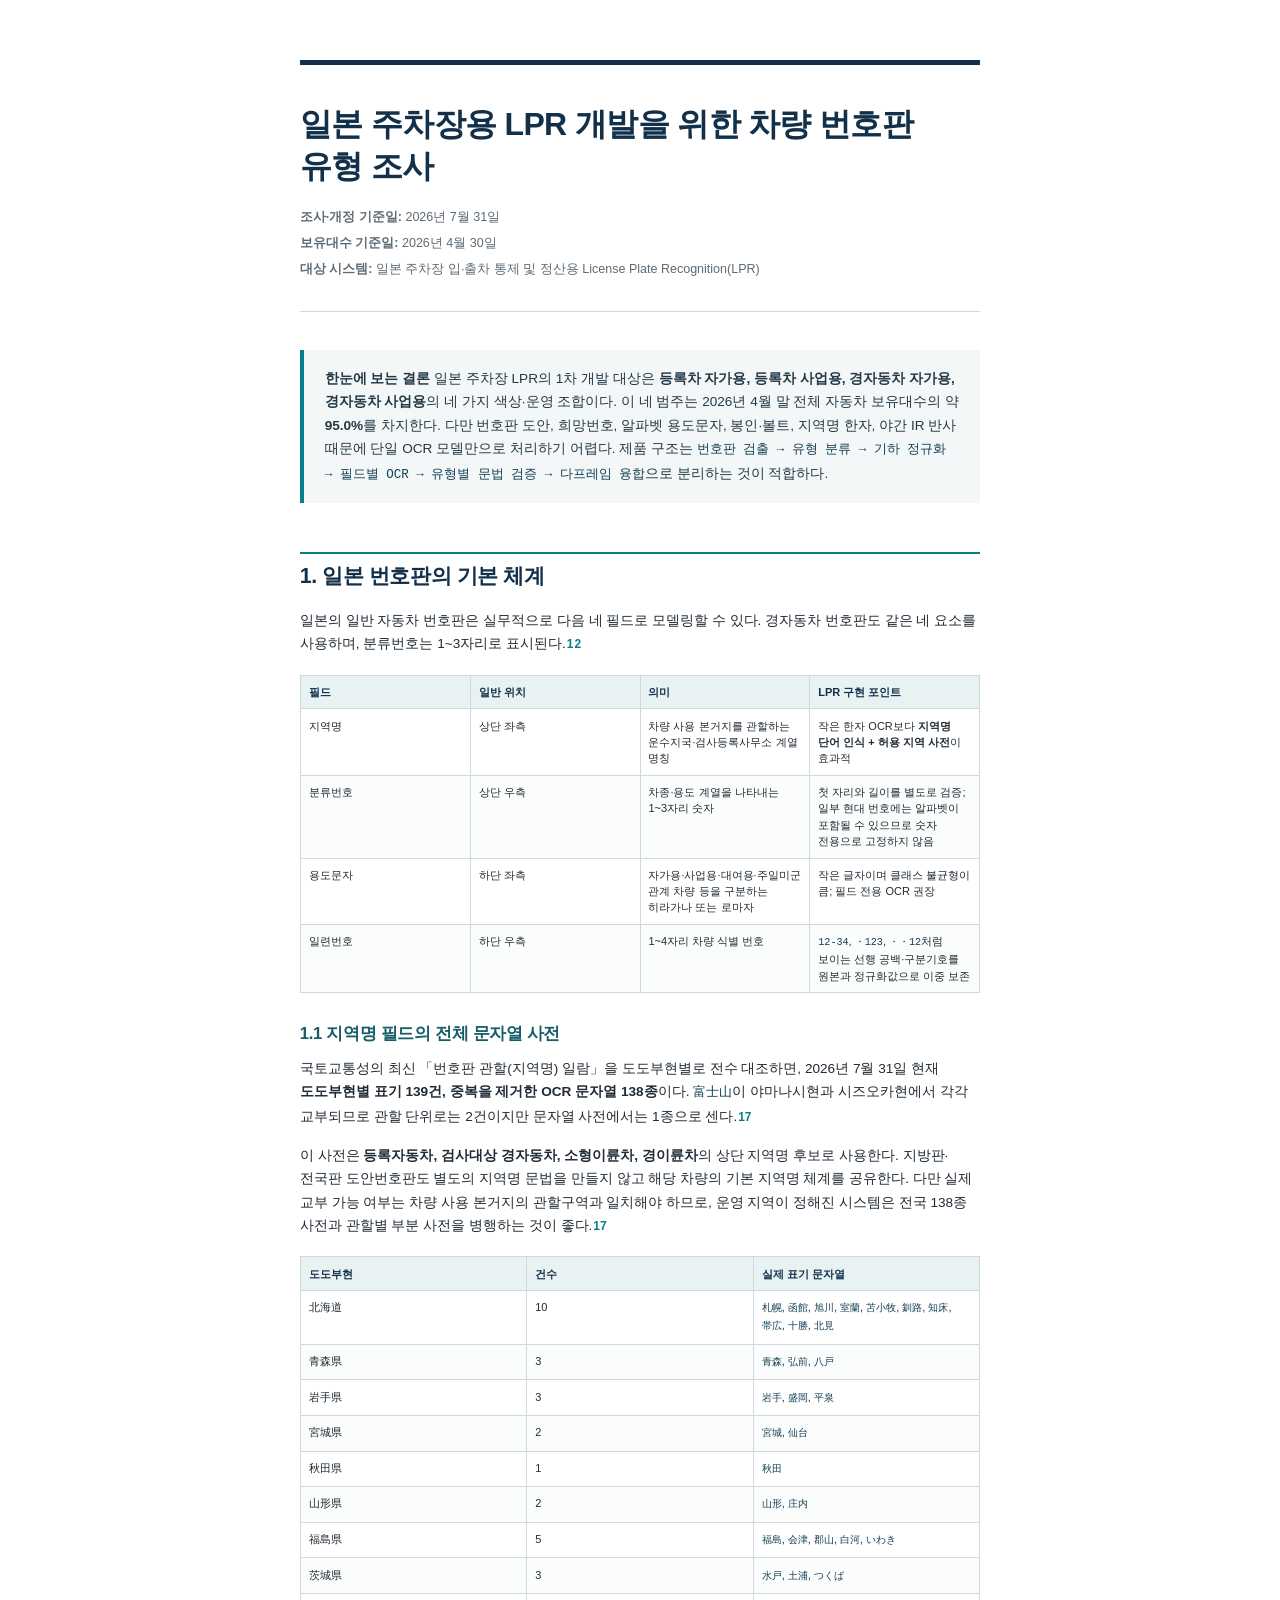
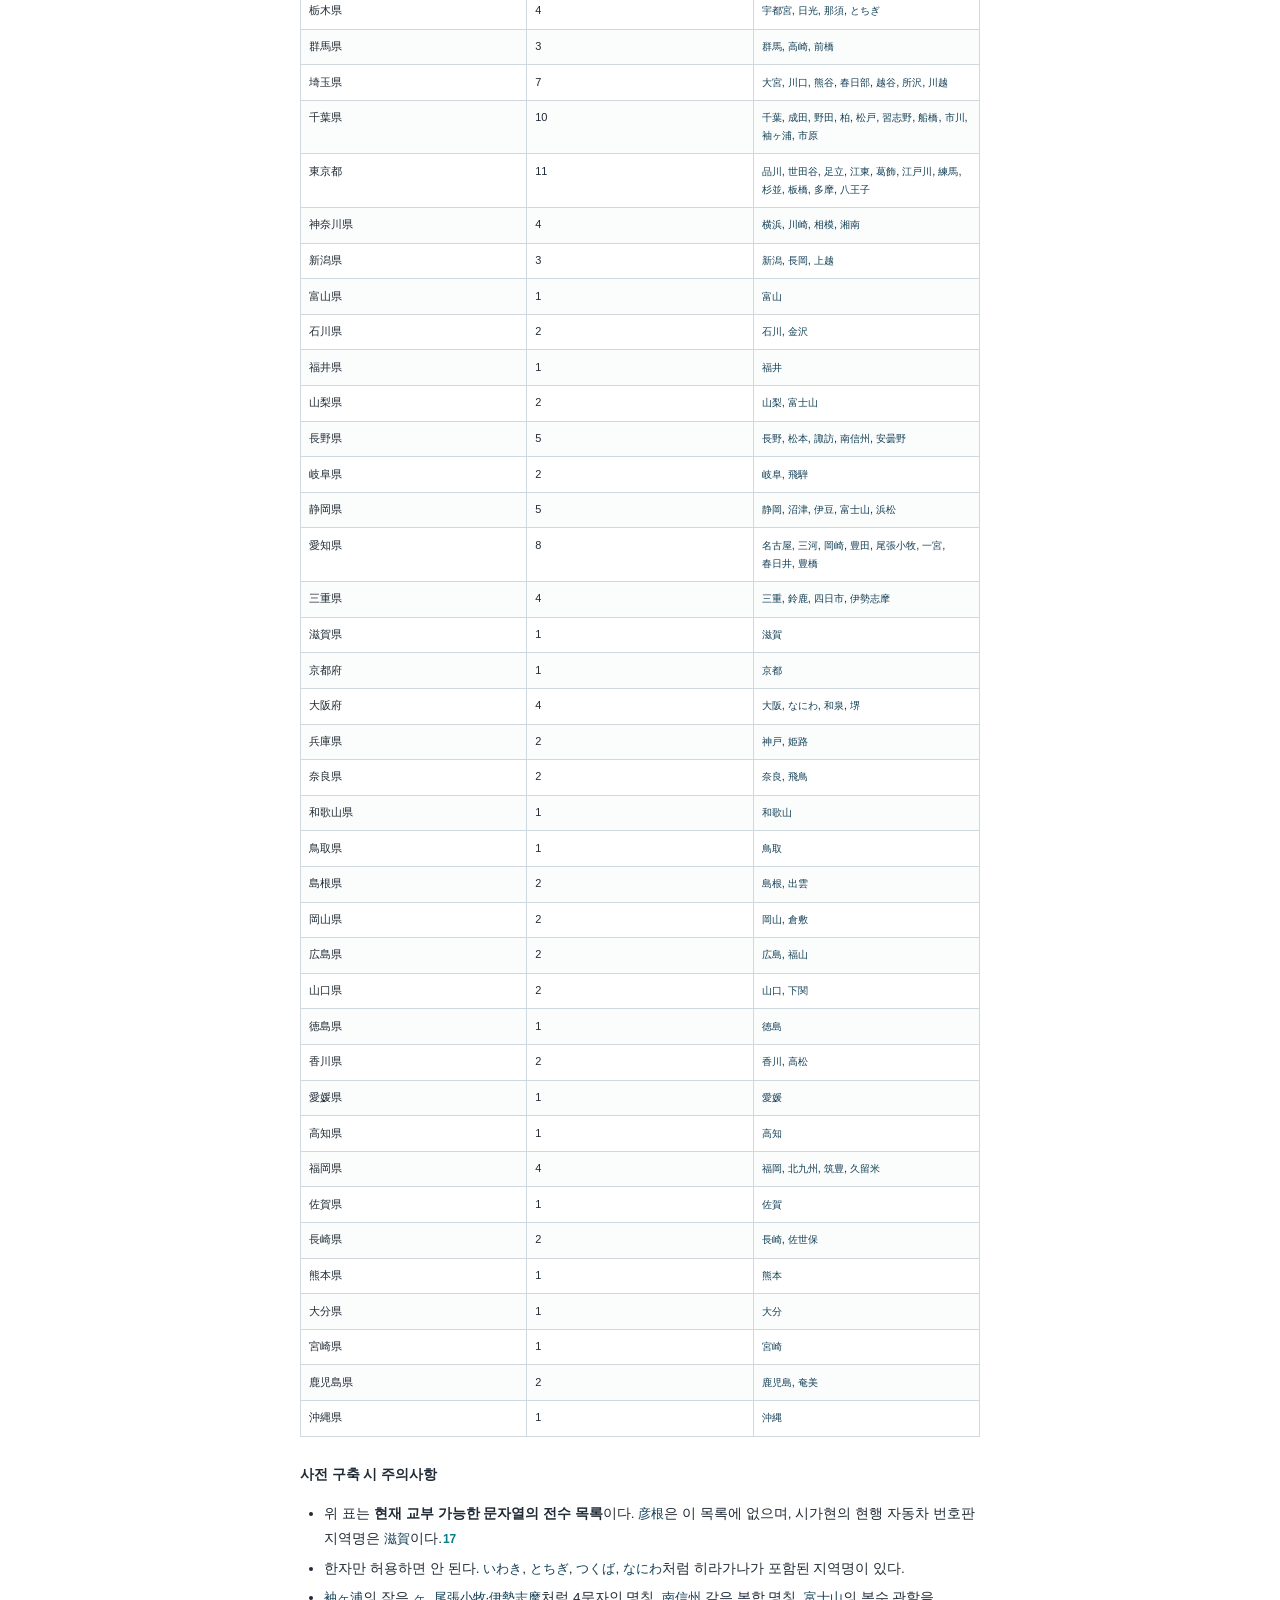
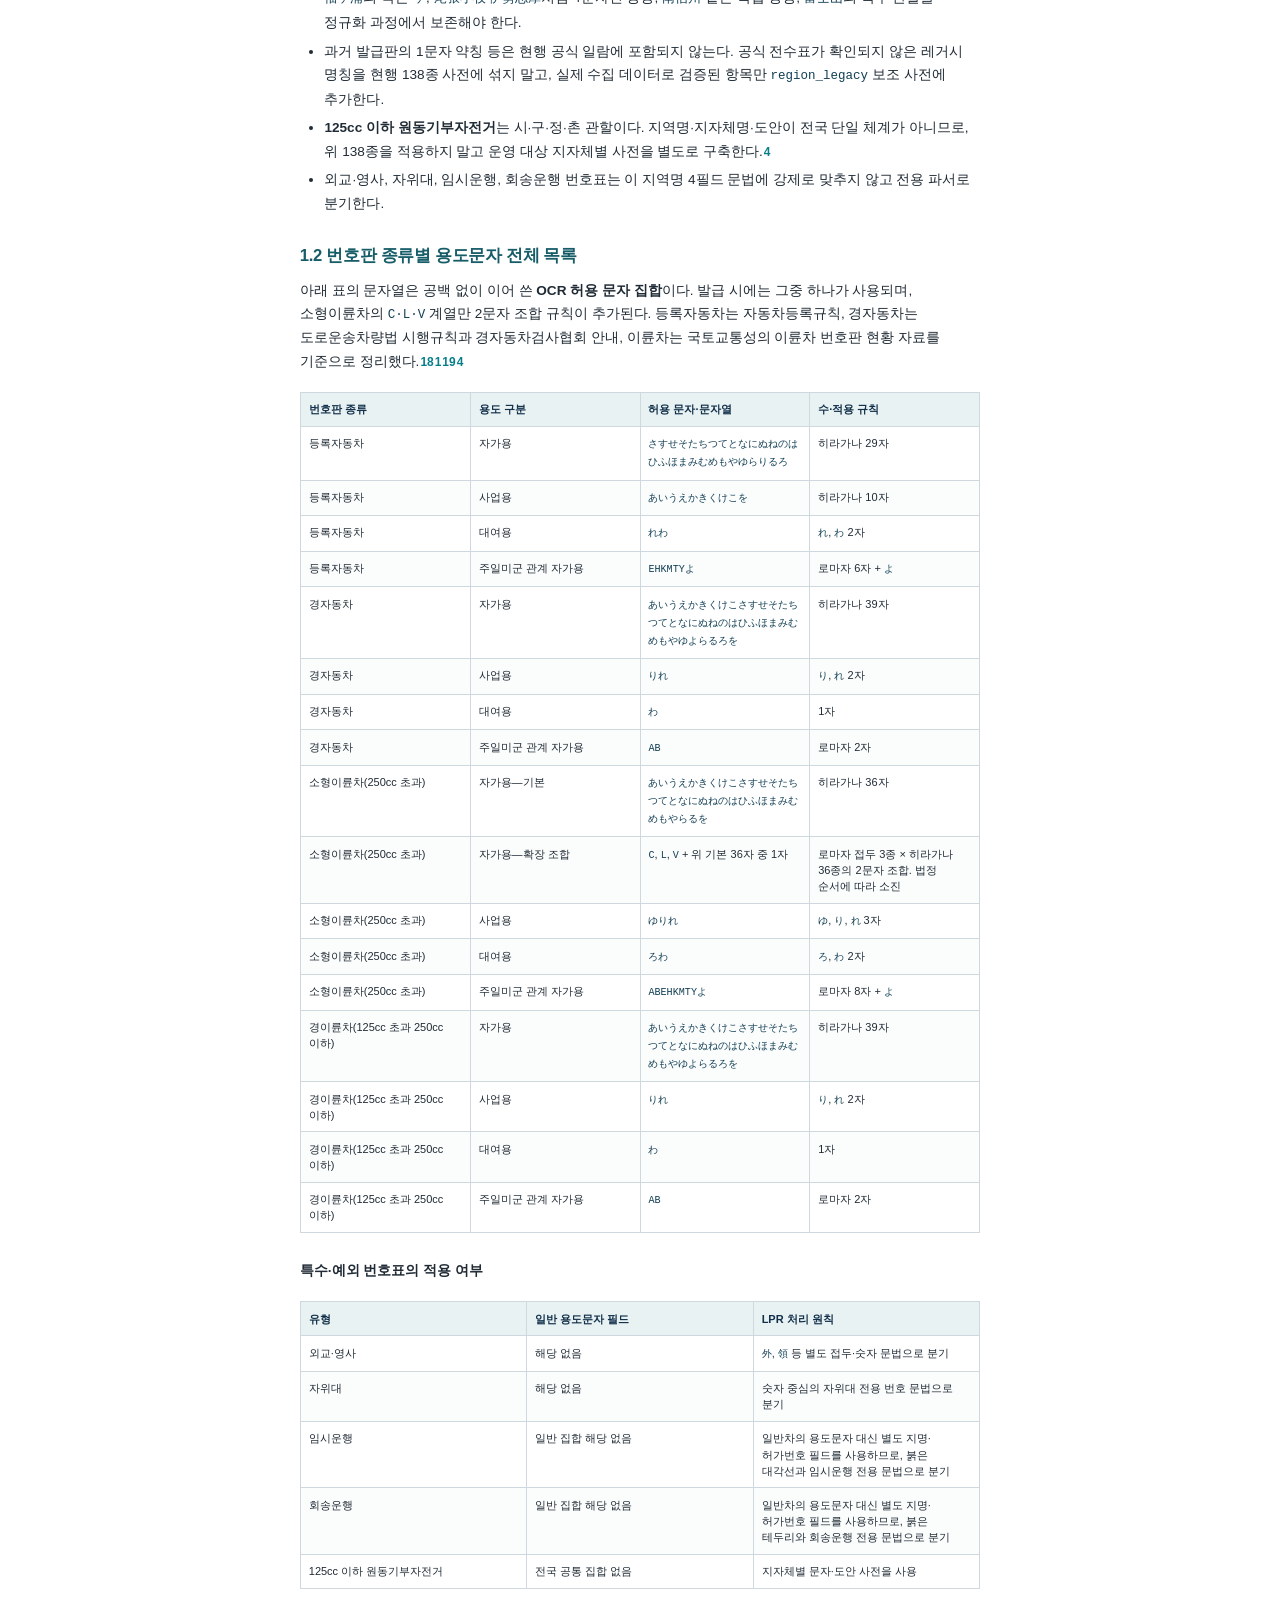
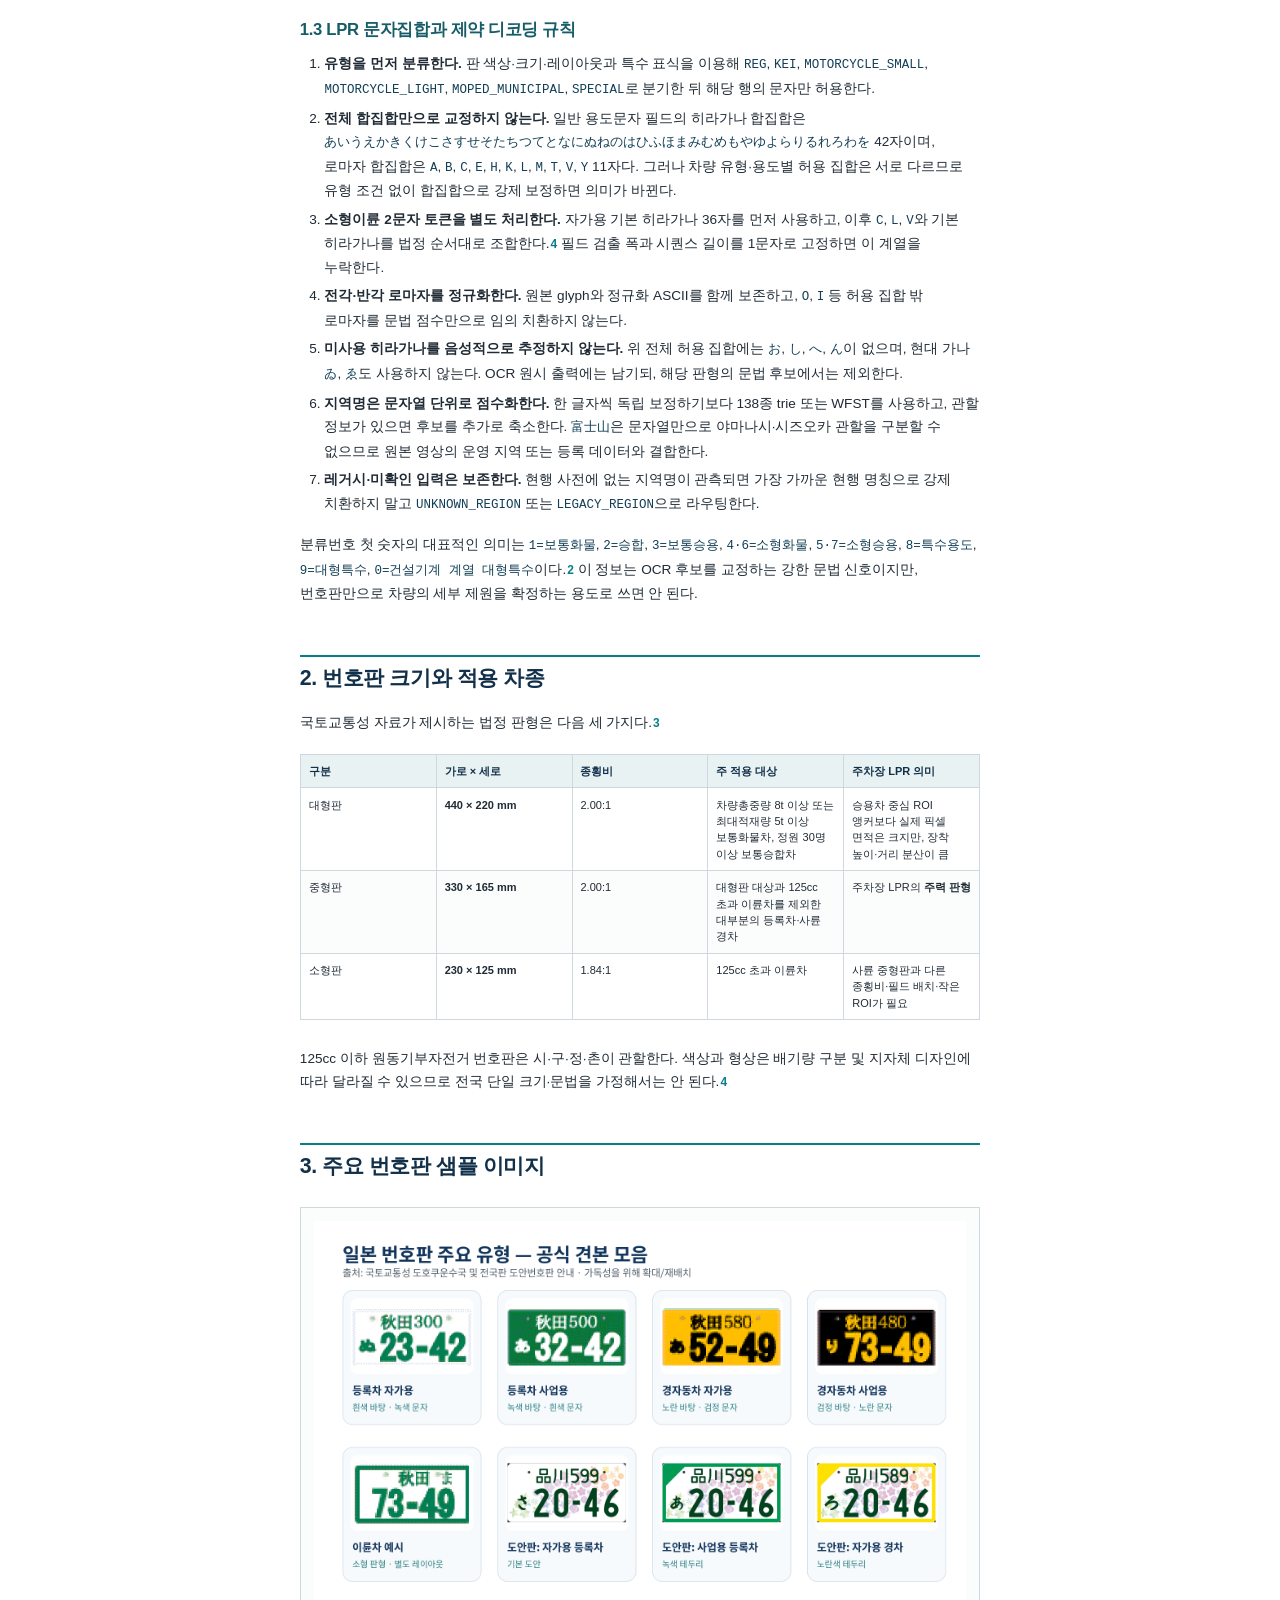
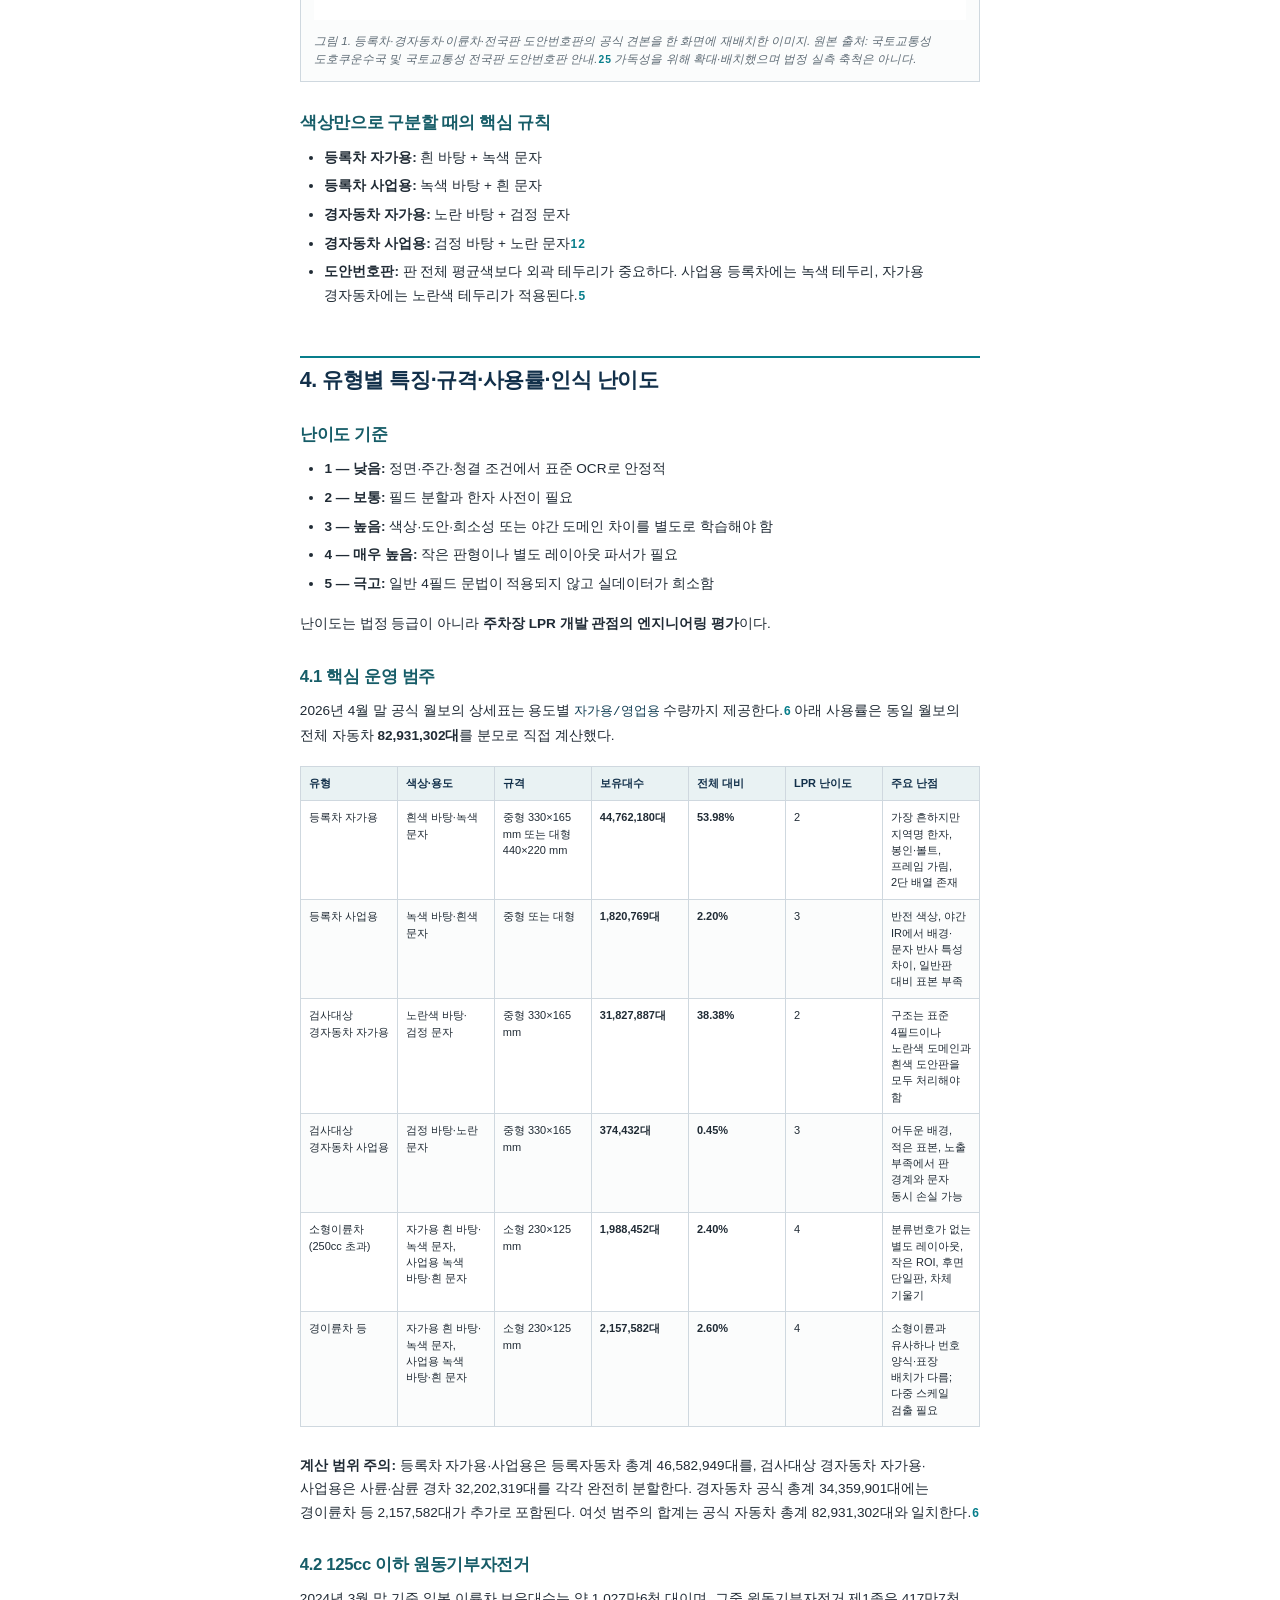
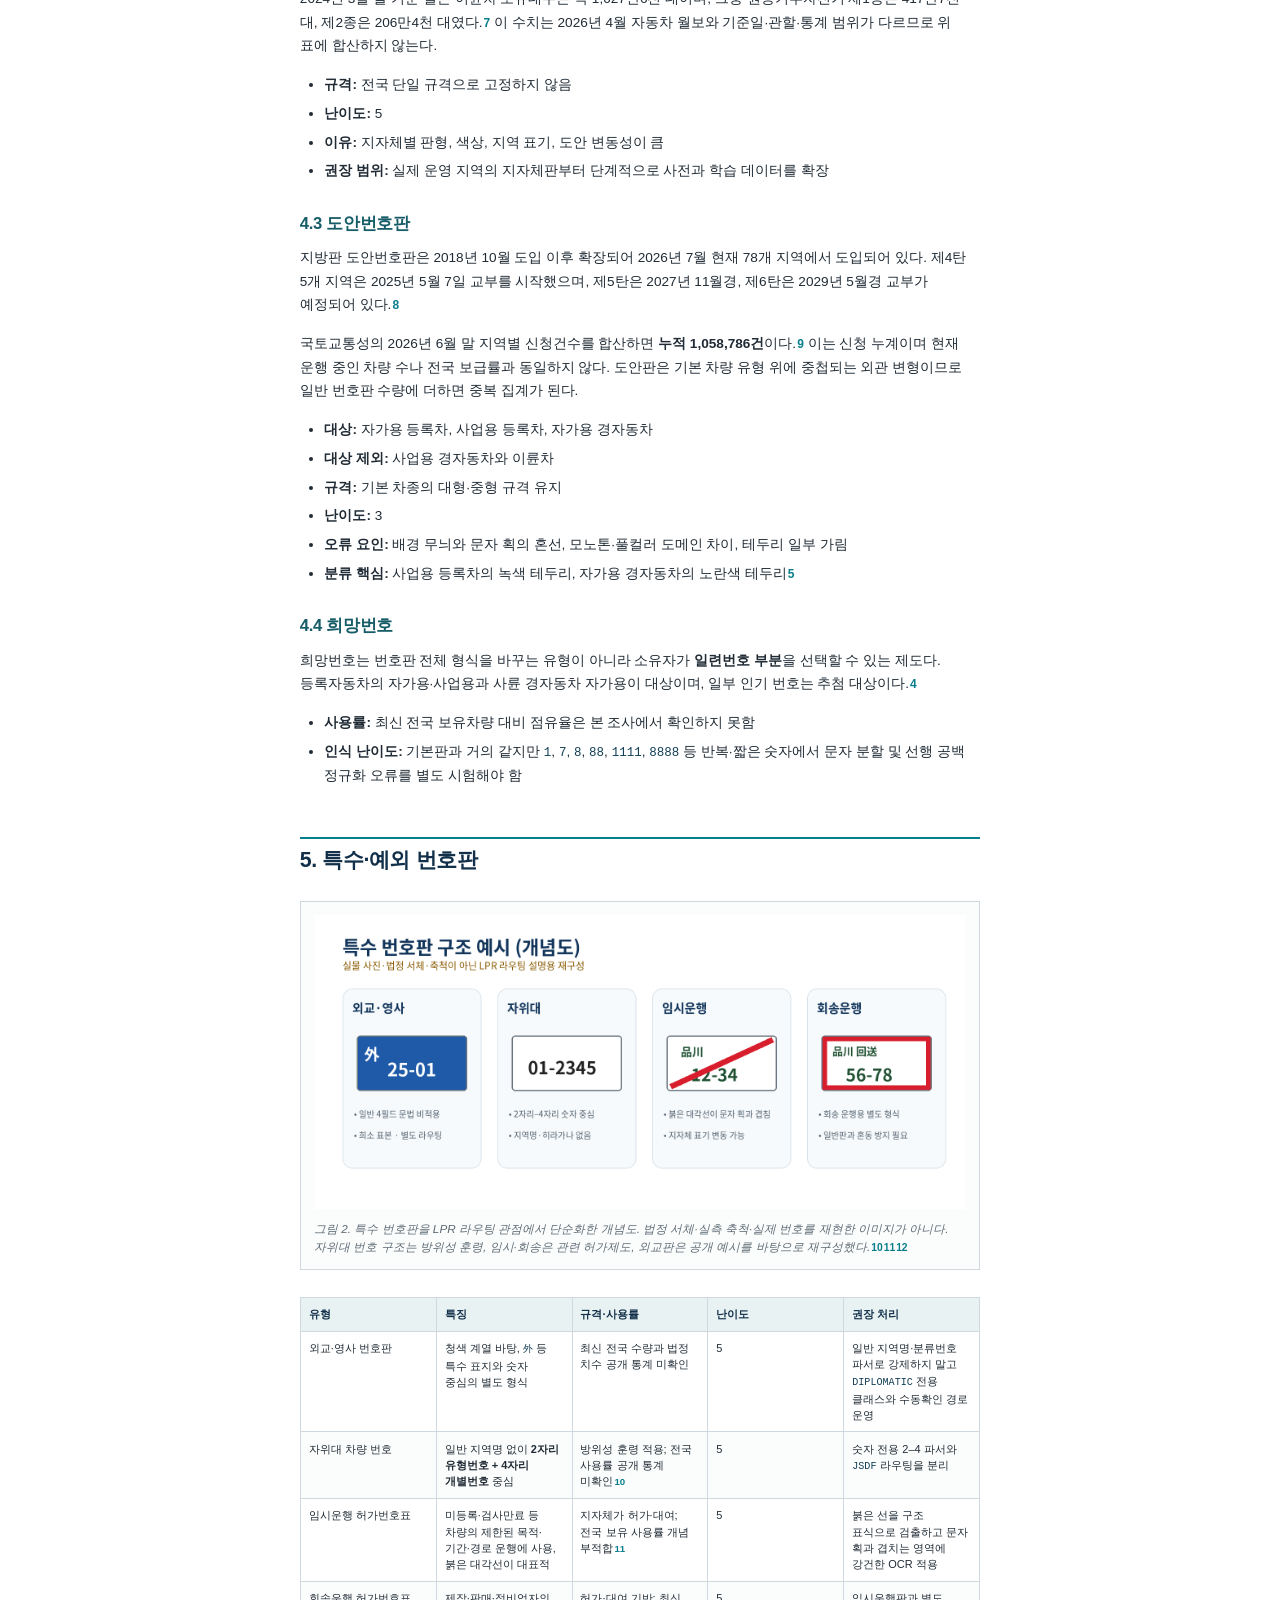
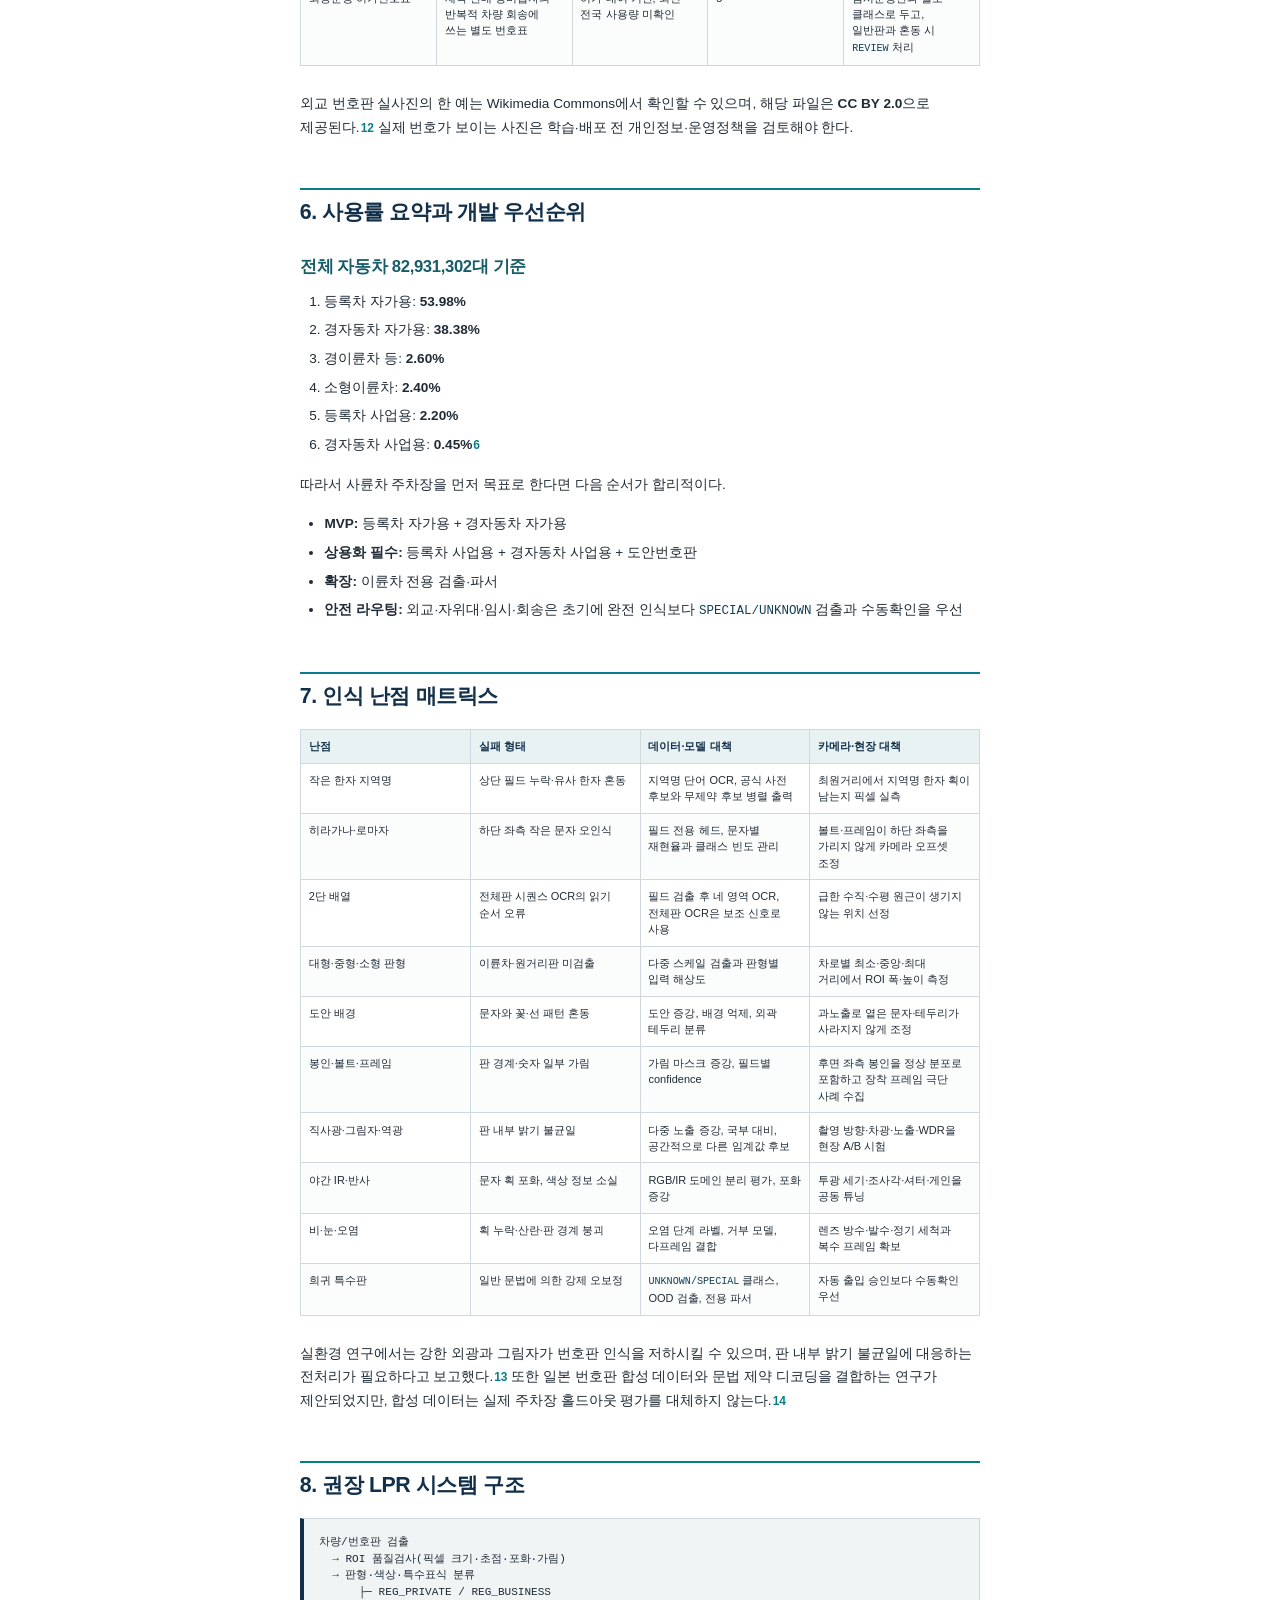
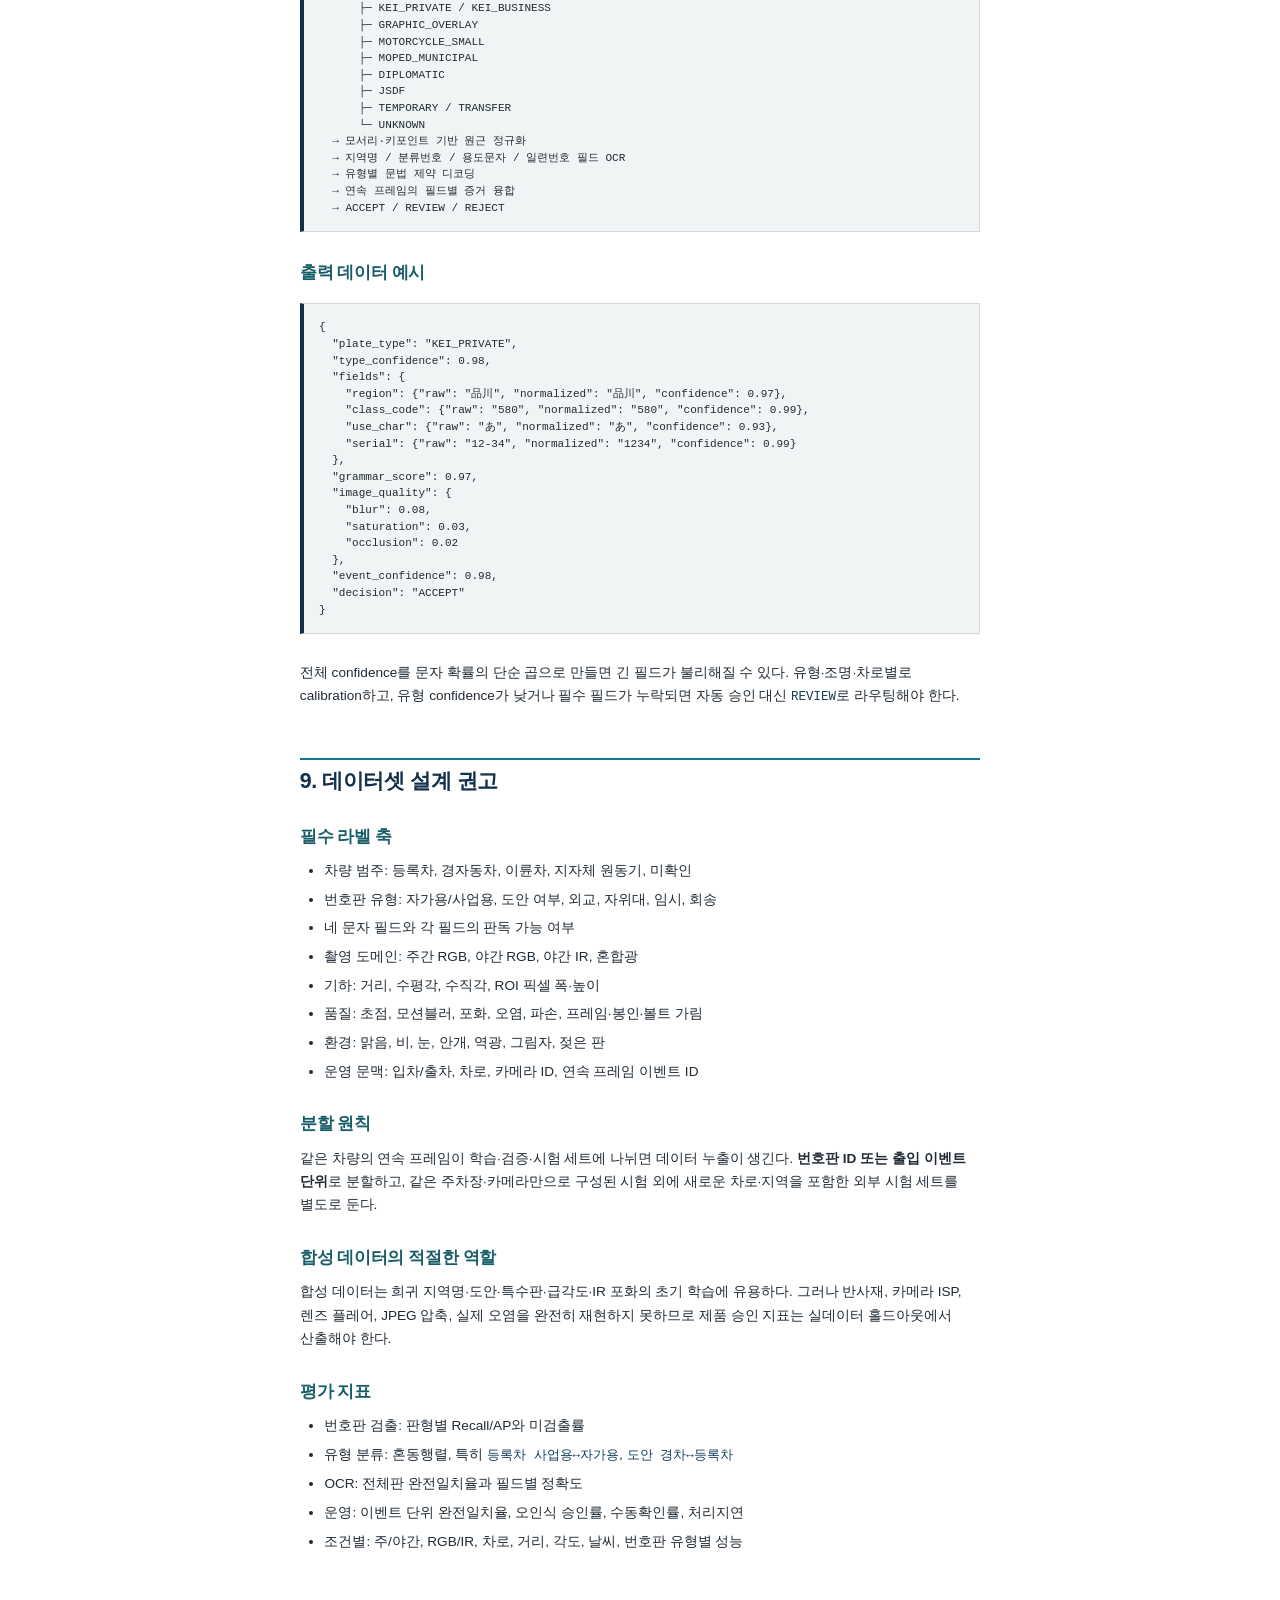
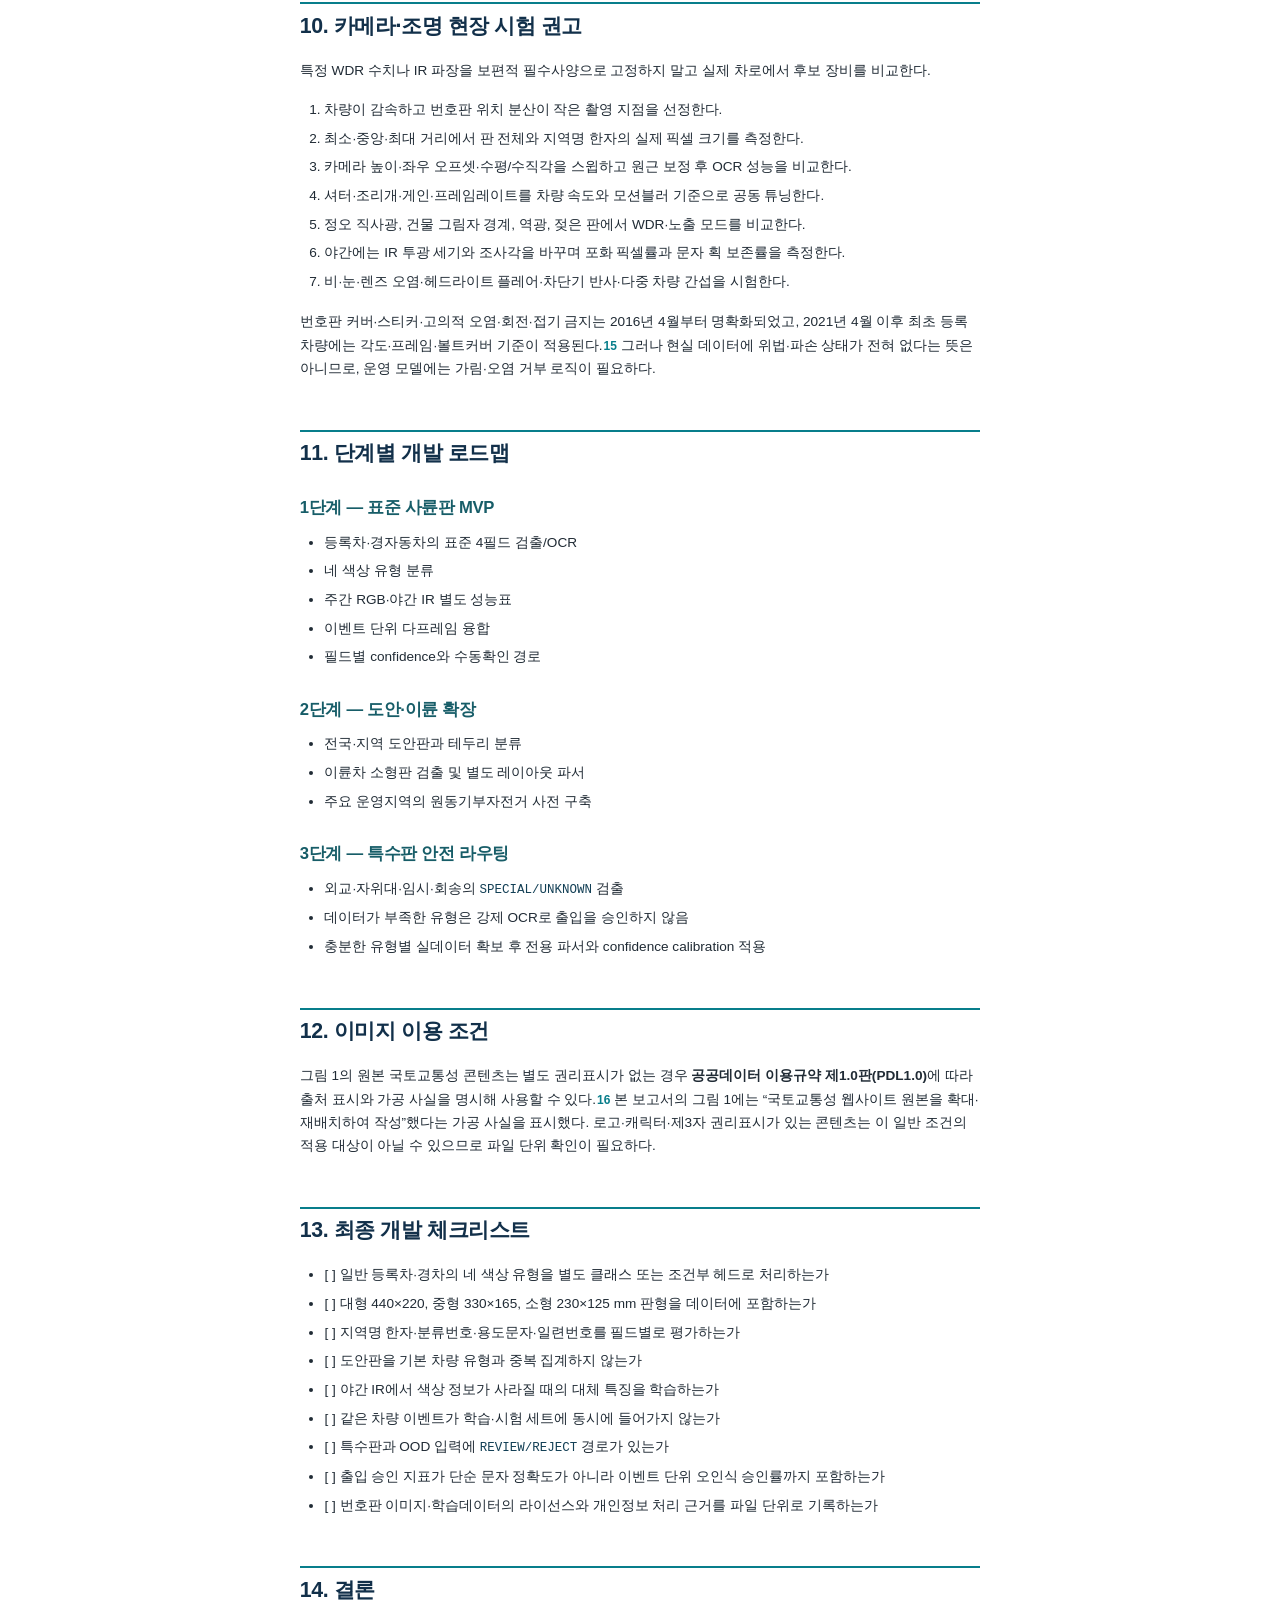
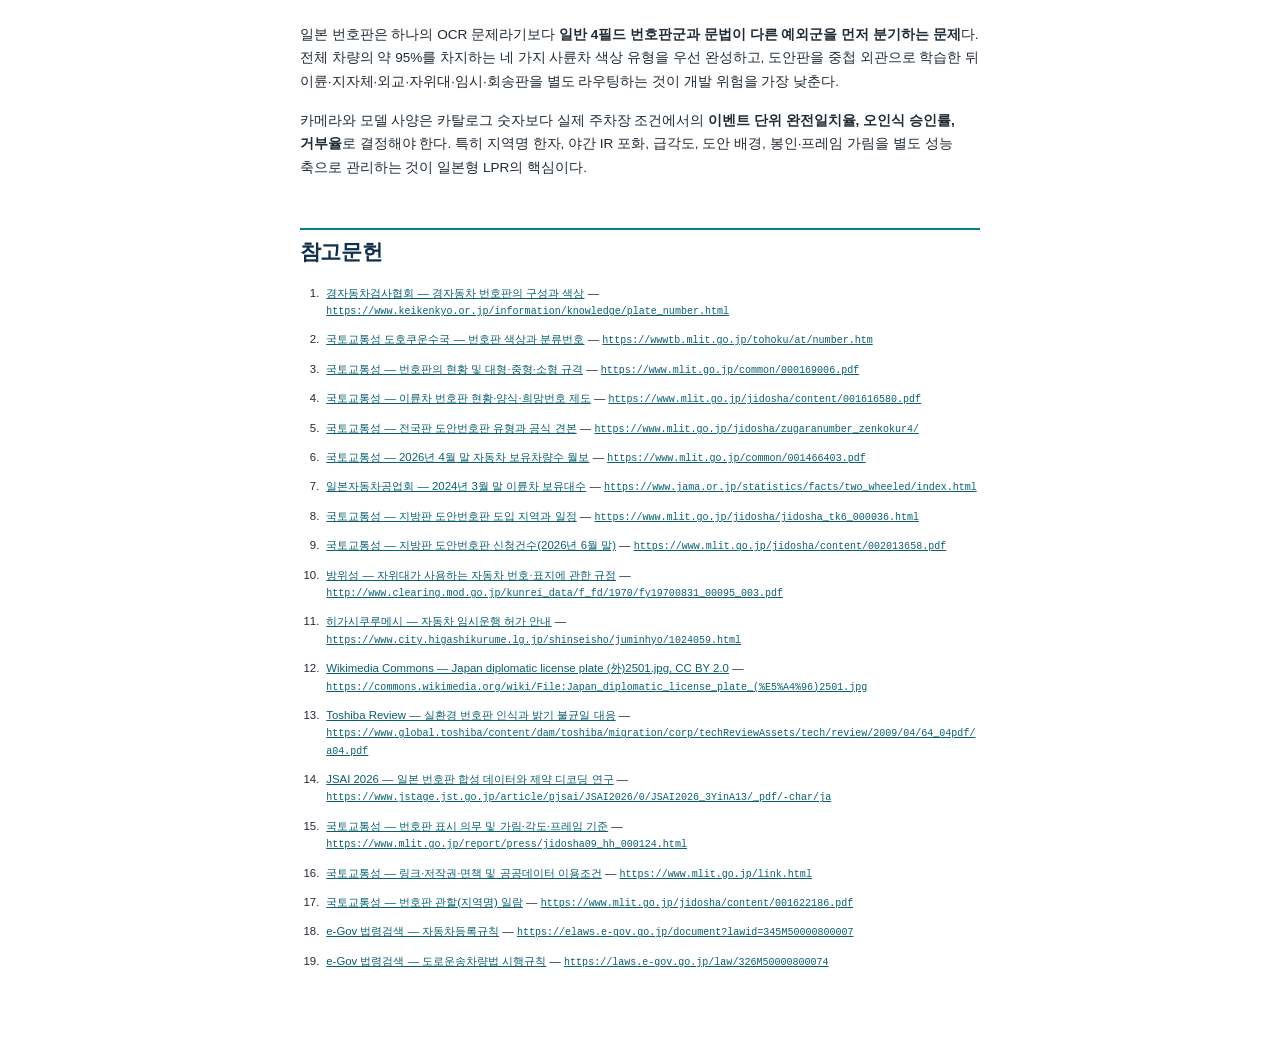
<file: japan-parking-lpr-guide/index.html>
<!DOCTYPE html><html lang="ko"><head>
<meta charset="utf-8">
<meta name="viewport" content="width=device-width, initial-scale=1">
<meta name="description" content="일본 주차장용 LPR 개발을 위한 차량 번호판 유형 조사">
<title>일본 주차장용 LPR 개발을 위한 차량 번호판 유형 조사</title>
<style>
@page { size: A4; margin: 16mm 15mm 18mm; }
:root { --navy:#12304a; --teal:#087e8b; --ink:#202b35; --muted:#5e6b75; --line:#cfd8df; --soft:#f4f7f8; --paper:#ffffff; }
* { box-sizing:border-box; }
html { background:#e9eef1; }
body { margin:0; background:var(--paper); color:var(--ink); font-family:"Noto Sans KR","Malgun Gothic","Hiragino Kaku Gothic ProN","Yu Gothic",Arial,sans-serif; font-size:10.2pt; line-height:1.72; word-break:keep-all; overflow-wrap:break-word; }
article { width:min(180mm, calc(100% - 32px)); margin:0 auto; padding:16mm 0 20mm; }
.cover { border-top:5px solid var(--navy); border-bottom:1px solid var(--line); padding:10mm 0 7mm; margin:0 0 10mm; }
h1,h2,h3,h4 { color:var(--navy); line-height:1.32; letter-spacing:-0.02em; }
h1 { font-size:24pt; margin:0 0 5mm; font-weight:700; }
h2 { font-size:16pt; margin:13mm 0 5mm; padding-top:2mm; border-top:2px solid var(--teal); break-after:avoid-page; page-break-after:avoid; }
h3 { font-size:12.5pt; margin:8mm 0 3mm; color:#175d68; break-after:avoid-page; page-break-after:avoid; }
h4 { font-size:11pt; margin:6mm 0 2mm; }
p { margin:0 0 4.2mm; }
.meta { margin:1.2mm 0; color:var(--muted); font-size:9.4pt; }
blockquote { margin:6mm 0 8mm; padding:4.5mm 5.5mm; border-left:4px solid var(--teal); background:var(--soft); color:#233946; }
blockquote p:last-child { margin-bottom:0; }
ul,ol { padding-left:6.5mm; margin:0 0 4.5mm; }
li { margin:1.4mm 0; }
table { width:100%; border-collapse:collapse; table-layout:fixed; margin:5mm 0 7mm; font-size:8.25pt; line-height:1.48; break-inside:avoid; page-break-inside:avoid; }
th,td { border:1px solid var(--line); padding:2.2mm 2.1mm; text-align:left; vertical-align:top; overflow-wrap:anywhere; }
th { background:#e9f2f3; color:var(--navy); font-weight:700; }
tr:nth-child(even) td { background:#fbfcfc; }
pre { margin:5mm 0 7mm; padding:4mm; background:#f1f4f5; border:1px solid var(--line); border-left:4px solid var(--navy); white-space:pre-wrap; overflow-wrap:anywhere; font-family:"SFMono-Regular",Consolas,"Liberation Mono",monospace; font-size:8.3pt; line-height:1.5; break-inside:avoid; page-break-inside:avoid; }
code { font-family:"SFMono-Regular",Consolas,"Liberation Mono",monospace; font-size:.92em; color:#123f55; }
pre code { color:inherit; font-size:inherit; }
figure { margin:7mm auto; padding:3.5mm; border:1px solid var(--line); background:#fbfcfc; text-align:center; break-inside:avoid; page-break-inside:avoid; }
figure img { display:block; max-width:100%; height:auto; margin:0 auto; }
figcaption { text-align:left; margin-top:3mm; color:var(--muted); font-size:8.8pt; line-height:1.55; }
.inline_marker { color:var(--teal); font-size:.88em; font-weight:700; text-decoration:none; white-space:nowrap; margin-left:1px; }
.inline_marker:hover { text-decoration:underline; }
.references { padding-left:6mm; font-size:8.55pt; line-height:1.52; }
.references li { padding-left:1mm; margin:3.2mm 0; }
.references a { color:#0b6070; }
.source_url { font-family:ui-monospace,SFMono-Regular,Consolas,monospace; font-size:.88em; overflow-wrap:anywhere; }
#section-1 { margin-top:0; }
@media screen { body { box-shadow:0 0 28px rgba(20,45,64,.12); } }
@media print { html,body { background:#fff; } article { width:auto; margin:0; padding:0; } a { color:inherit; } }
</style>

</head><body>
<article data-cid="x3ghET">
<header class="cover" data-cid="lbitg8">
<h1 data-cid="ONLAwD">일본 주차장용 LPR 개발을 위한 차량 번호판 유형 조사</h1>
<p class="meta" data-cid="bEXNqo"><strong data-cid="JfRRB3">조사·개정 기준일:</strong> 2026년 7월 31일</p>
<p class="meta" data-cid="CId4py"><strong data-cid="TQ7Xp9">보유대수 기준일:</strong> 2026년 4월 30일</p>
<p class="meta" data-cid="dl39f6"><strong data-cid="l_Wv4g">대상 시스템:</strong> 일본 주차장 입·출차 통제 및 정산용 License Plate Recognition(LPR)</p>
</header>
<section class="document-body" aria-label="보고서 본문" data-cid="A3QHCY">
<blockquote data-cid="4uHoNK">
<p data-cid="G_-Hn6"><strong data-cid="0yme40">한눈에 보는 결론</strong>
일본 주차장 LPR의 1차 개발 대상은 <strong data-cid="-vJO1f">등록차 자가용, 등록차 사업용, 경자동차 자가용, 경자동차 사업용</strong>의 네 가지 색상·운영 조합이다. 이 네 범주는 2026년 4월 말 전체 자동차 보유대수의 약 <strong data-cid="8g08Hs">95.0%</strong>를 차지한다. 다만 번호판 도안, 희망번호, 알파벳 용도문자, 봉인·볼트, 지역명 한자, 야간 IR 반사 때문에 단일 OCR 모델만으로 처리하기 어렵다. 제품 구조는 <code data-cid="Jy6GdY">번호판 검출 → 유형 분류 → 기하 정규화 → 필드별 OCR → 유형별 문법 검증 → 다프레임 융합</code>으로 분리하는 것이 적합하다.</p>
</blockquote>
<h2 id="section-2" data-cid="CwA_fE">1. 일본 번호판의 기본 체계</h2>
<p data-cid="xr9WG_">일본의 일반 자동차 번호판은 실무적으로 다음 네 필드로 모델링할 수 있다. 경자동차 번호판도 같은 네 요소를 사용하며, 분류번호는 1~3자리로 표시된다.<a class="inline_marker" href="#ref1" data-cid="TFru1I">1</a><a class="inline_marker" href="#ref2" data-cid="mgH3CG">2</a></p>
<div class="sk-doc-native-table-frame" data-scroll-left-active="false" data-scroll-right-active="false" data-scrolling="false" data-cid="EVygxo"><table data-cid="Eu56Ty">
<thead data-cid="WogTSb"><tr data-cid="R5fjVj"><th data-cid="V7rOi3">필드</th><th data-cid="gs7m0B">일반 위치</th><th data-cid="qAQu8S">의미</th><th data-cid="EVaWE2">LPR 구현 포인트</th></tr></thead>
<tbody data-cid="SGVtAX">
<tr data-cid="fc3oYo"><td data-cid="30l1jW">지역명</td><td data-cid="FzdB-R">상단 좌측</td><td data-cid="2HeQRq">차량 사용 본거지를 관할하는 운수지국·검사등록사무소 계열 명칭</td><td data-cid="orhM-l">작은 한자 OCR보다 <strong data-cid="Ds20Pn">지역명 단어 인식 + 허용 지역 사전</strong>이 효과적</td></tr>
<tr data-cid="Kd-jQk"><td data-cid="bxSTQS">분류번호</td><td data-cid="mRsxbI">상단 우측</td><td data-cid="kPTrzp">차종·용도 계열을 나타내는 1~3자리 숫자</td><td data-cid="kvH6wr">첫 자리와 길이를 별도로 검증; 일부 현대 번호에는 알파벳이 포함될 수 있으므로 숫자 전용으로 고정하지 않음</td></tr>
<tr data-cid="LzXCqA"><td data-cid="Un5xoV">용도문자</td><td data-cid="wQdREy">하단 좌측</td><td data-cid="p2vAUX">자가용·사업용·대여용·주일미군 관계 차량 등을 구분하는 히라가나 또는 로마자</td><td data-cid="r-GUvD">작은 글자이며 클래스 불균형이 큼; 필드 전용 OCR 권장</td></tr>
<tr data-cid="-XZTlH"><td data-cid="dfZKjc">일련번호</td><td data-cid="YYvkMT">하단 우측</td><td data-cid="W6c6FJ">1~4자리 차량 식별 번호</td><td data-cid="pV7vG1"><code data-cid="5f5B8S">12-34</code>, <code data-cid="SaTdmd">・123</code>, <code data-cid="_gvMQT">・・12</code>처럼 보이는 선행 공백·구분기호를 원본과 정규화값으로 이중 보존</td></tr>
</tbody></table></div>
<h3 id="section-3" data-cid="6EBOeV">1.1 지역명 필드의 전체 문자열 사전</h3>
<p data-cid="5IytO_">국토교통성의 최신 「번호판 관할(지역명) 일람」을 도도부현별로 전수 대조하면, 2026년 7월 31일 현재 <strong data-cid="XYZCbd">도도부현별 표기 139건, 중복을 제거한 OCR 문자열 138종</strong>이다. <code data-cid="YUPS2H">富士山</code>이 야마나시현과 시즈오카현에서 각각 교부되므로 관할 단위로는 2건이지만 문자열 사전에서는 1종으로 센다.<a class="inline_marker" href="#ref17" data-cid="-JDCaI">17</a></p>
<p data-cid="ieL4Z3">이 사전은 <strong data-cid="VMUcGY">등록자동차, 검사대상 경자동차, 소형이륜차, 경이륜차</strong>의 상단 지역명 후보로 사용한다. 지방판·전국판 도안번호판도 별도의 지역명 문법을 만들지 않고 해당 차량의 기본 지역명 체계를 공유한다. 다만 실제 교부 가능 여부는 차량 사용 본거지의 관할구역과 일치해야 하므로, 운영 지역이 정해진 시스템은 전국 138종 사전과 관할별 부분 사전을 병행하는 것이 좋다.<a class="inline_marker" href="#ref17" data-cid="O_nei7">17</a></p>
<div class="sk-doc-native-table-frame" data-scroll-left-active="false" data-scroll-right-active="false" data-scrolling="false" data-cid="ZU3-WJ"><table data-cid="UaOcDL">
<thead data-cid="SZ8jdz"><tr data-cid="VyCJ2q"><th data-cid="s63Dz5">도도부현</th><th data-cid="WKLKyt">건수</th><th data-cid="SoUYb3">실제 표기 문자열</th></tr></thead><tbody data-cid="21GhVO">
<tr data-cid="26U_fg"><td data-cid="3B-AUW">北海道</td><td data-cid="qHqqPJ">10</td><td data-cid="X2NJvV"><code data-cid="FuVItp">札幌</code>, <code data-cid="gAM-eF">函館</code>, <code data-cid="YOUIaM">旭川</code>, <code data-cid="dCb0qS">室蘭</code>, <code data-cid="VaGxKp">苫小牧</code>, <code data-cid="4-RjTm">釧路</code>, <code data-cid="kCNFQn">知床</code>, <code data-cid="ETZF7I">帯広</code>, <code data-cid="0aK1v-">十勝</code>, <code data-cid="zWCQRv">北見</code></td></tr><tr data-cid="6mTgIK"><td data-cid="dXRSok">青森県</td><td data-cid="3dgvLY">3</td><td data-cid="u0UFx0"><code data-cid="p8dOIy">青森</code>, <code data-cid="RHKgu2">弘前</code>, <code data-cid="LG8lZa">八戸</code></td></tr><tr data-cid="oqCRtG"><td data-cid="cszHJt">岩手県</td><td data-cid="ujWZLe">3</td><td data-cid="TYPMBc"><code data-cid="O8Uw1F">岩手</code>, <code data-cid="cQmGDv">盛岡</code>, <code data-cid="H-ruTi">平泉</code></td></tr><tr data-cid="A9aSTI"><td data-cid="QadReL">宮城県</td><td data-cid="HxA56K">2</td><td data-cid="ns45-l"><code data-cid="VgrO6Z">宮城</code>, <code data-cid="bdNVDa">仙台</code></td></tr><tr data-cid="ULnoWo"><td data-cid="tnbkpf">秋田県</td><td data-cid="xFff6m">1</td><td data-cid="Nem8iE"><code data-cid="GCRotV">秋田</code></td></tr><tr data-cid="LNS5Ks"><td data-cid="qMrYfF">山形県</td><td data-cid="mfL_S-">2</td><td data-cid="hCEwx9"><code data-cid="0Ia1wb">山形</code>, <code data-cid="UR54Xo">庄内</code></td></tr><tr data-cid="XqgC8z"><td data-cid="MY6eJi">福島県</td><td data-cid="dgOn2D">5</td><td data-cid="R9JwgS"><code data-cid="OcbzdI">福島</code>, <code data-cid="f7txT5">会津</code>, <code data-cid="TU1byt">郡山</code>, <code data-cid="xVi9o0">白河</code>, <code data-cid="yoT-Hd">いわき</code></td></tr><tr data-cid="Oy2aRl"><td data-cid="6Lt9_P">茨城県</td><td data-cid="JLpsWl">3</td><td data-cid="IdtxU7"><code data-cid="iKQ8BM">水戸</code>, <code data-cid="aooSuj">土浦</code>, <code data-cid="C_6puM">つくば</code></td></tr><tr data-cid="iPWsmT"><td data-cid="FkU37N">栃木県</td><td data-cid="-XCmmt">4</td><td data-cid="lCiXuH"><code data-cid="q66_0b">宇都宮</code>, <code data-cid="s_-dg5">日光</code>, <code data-cid="GmaWAo">那須</code>, <code data-cid="rTnSk5">とちぎ</code></td></tr><tr data-cid="WhvkAI"><td data-cid="gQjmIn">群馬県</td><td data-cid="D1Zo4G">3</td><td data-cid="vlmujT"><code data-cid="D_eZ3R">群馬</code>, <code data-cid="FawjlY">高崎</code>, <code data-cid="Bgbftl">前橋</code></td></tr><tr data-cid="javYDW"><td data-cid="6mNtSD">埼玉県</td><td data-cid="BYOffJ">7</td><td data-cid="W71pHD"><code data-cid="h0277Y">大宮</code>, <code data-cid="8lrGGG">川口</code>, <code data-cid="gCRvvb">熊谷</code>, <code data-cid="gOBLNh">春日部</code>, <code data-cid="7W7nxy">越谷</code>, <code data-cid="y5YOC3">所沢</code>, <code data-cid="b-t-7F">川越</code></td></tr><tr data-cid="z0WgEM"><td data-cid="sKwXty">千葉県</td><td data-cid="8atepe">10</td><td data-cid="aRhngv"><code data-cid="JoZXHi">千葉</code>, <code data-cid="kZv1Ps">成田</code>, <code data-cid="ncChau">野田</code>, <code data-cid="mVTyfE">柏</code>, <code data-cid="Keu7iL">松戸</code>, <code data-cid="lyww8s">習志野</code>, <code data-cid="vQpaHq">船橋</code>, <code data-cid="okE5Ot">市川</code>, <code data-cid="wSWakm">袖ヶ浦</code>, <code data-cid="h28Sp3">市原</code></td></tr><tr data-cid="6nrJQY"><td data-cid="cuGOCv">東京都</td><td data-cid="Nfib2b">11</td><td data-cid="DvQG2j"><code data-cid="oKpwH0">品川</code>, <code data-cid="XPRWm4">世田谷</code>, <code data-cid="gmhsJo">足立</code>, <code data-cid="WBHOYc">江東</code>, <code data-cid="IG_Ace">葛飾</code>, <code data-cid="fR-_6s">江戸川</code>, <code data-cid="Cs6s_0">練馬</code>, <code data-cid="WhQ6yM">杉並</code>, <code data-cid="znT5-Z">板橋</code>, <code data-cid="rjyOe_">多摩</code>, <code data-cid="_r0po4">八王子</code></td></tr><tr data-cid="D0mWCh"><td data-cid="oX0giw">神奈川県</td><td data-cid="PZkuvh">4</td><td data-cid="6lPYgz"><code data-cid="kSsw4B">横浜</code>, <code data-cid="usNCJv">川崎</code>, <code data-cid="jcRKei">相模</code>, <code data-cid="PfiO_K">湘南</code></td></tr><tr data-cid="Lb2ORk"><td data-cid="WThT5m">新潟県</td><td data-cid="pi3fZW">3</td><td data-cid="IVZoJj"><code data-cid="jqiGeT">新潟</code>, <code data-cid="ug9C6c">長岡</code>, <code data-cid="k2dtGZ">上越</code></td></tr><tr data-cid="4YTTwG"><td data-cid="E2P5Vo">富山県</td><td data-cid="KSr8xe">1</td><td data-cid="o4yXv7"><code data-cid="tXOOqd">富山</code></td></tr><tr data-cid="daXC7m"><td data-cid="lWsIuy">石川県</td><td data-cid="DzLRyJ">2</td><td data-cid="xj4xFs"><code data-cid="yuwq8V">石川</code>, <code data-cid="RxSvzp">金沢</code></td></tr><tr data-cid="a7creg"><td data-cid="OruEDP">福井県</td><td data-cid="yt1BHq">1</td><td data-cid="_L1tF8"><code data-cid="xTQhie">福井</code></td></tr><tr data-cid="exBFs-"><td data-cid="Y_gmMc">山梨県</td><td data-cid="dfRPJU">2</td><td data-cid="v7mpZa"><code data-cid="Y01ZEI">山梨</code>, <code data-cid="qg52-l">富士山</code></td></tr><tr data-cid="IA2ux4"><td data-cid="-Kjl-z">長野県</td><td data-cid="kmdNGk">5</td><td data-cid="PayUvU"><code data-cid="a-ZQ2c">長野</code>, <code data-cid="p_2h9q">松本</code>, <code data-cid="a12v9n">諏訪</code>, <code data-cid="zzmg7m">南信州</code>, <code data-cid="2ULBHq">安曇野</code></td></tr><tr data-cid="bYyhx1"><td data-cid="uMLHjt">岐阜県</td><td data-cid="I4e70x">2</td><td data-cid="qyR5lb"><code data-cid="ZtuO0N">岐阜</code>, <code data-cid="69n2YV">飛騨</code></td></tr><tr data-cid="Way9Su"><td data-cid="VRPGsa">静岡県</td><td data-cid="5J6erA">5</td><td data-cid="Loc3rX"><code data-cid="4nZWb3">静岡</code>, <code data-cid="t1LURk">沼津</code>, <code data-cid="zEoJoZ">伊豆</code>, <code data-cid="7Ty-Ke">富士山</code>, <code data-cid="pjTLGb">浜松</code></td></tr><tr data-cid="ZFzbwz"><td data-cid="ZX0i4w">愛知県</td><td data-cid="89jtYs">8</td><td data-cid="nK6fSU"><code data-cid="affFTM">名古屋</code>, <code data-cid="hgv9Cc">三河</code>, <code data-cid="Q91QRu">岡崎</code>, <code data-cid="oDGiuW">豊田</code>, <code data-cid="zwq-UK">尾張小牧</code>, <code data-cid="tTWoTI">一宮</code>, <code data-cid="PiMe7r">春日井</code>, <code data-cid="2eJSV3">豊橋</code></td></tr><tr data-cid="Ux0-qv"><td data-cid="CGP0_P">三重県</td><td data-cid="C2M3Qh">4</td><td data-cid="ThB1AU"><code data-cid="QX8I63">三重</code>, <code data-cid="JI5rT4">鈴鹿</code>, <code data-cid="dBpCoB">四日市</code>, <code data-cid="xk-IEv">伊勢志摩</code></td></tr><tr data-cid="VzaCex"><td data-cid="yNrhYp">滋賀県</td><td data-cid="fU5nQH">1</td><td data-cid="ZL6yRw"><code data-cid="YgIb4f">滋賀</code></td></tr><tr data-cid="vaipP-"><td data-cid="ZwIXWK">京都府</td><td data-cid="LFcTh5">1</td><td data-cid="PN8y1m"><code data-cid="Rq-AR0">京都</code></td></tr><tr data-cid="PrMSZY"><td data-cid="3UvZKc">大阪府</td><td data-cid="OInwct">4</td><td data-cid="cbWI7_"><code data-cid="G1SApS">大阪</code>, <code data-cid="Iaa14B">なにわ</code>, <code data-cid="TDFCbD">和泉</code>, <code data-cid="trA47z">堺</code></td></tr><tr data-cid="JoPJwm"><td data-cid="u2pO7O">兵庫県</td><td data-cid="AqWnS_">2</td><td data-cid="AAo171"><code data-cid="nVZyM-">神戸</code>, <code data-cid="hACFQ8">姫路</code></td></tr><tr data-cid="l1xIgb"><td data-cid="8vva3N">奈良県</td><td data-cid="vhXgtu">2</td><td data-cid="SZwK7d"><code data-cid="WiBreJ">奈良</code>, <code data-cid="E1UON7">飛鳥</code></td></tr><tr data-cid="9GUxgJ"><td data-cid="Tt7nlu">和歌山県</td><td data-cid="w1lcCS">1</td><td data-cid="u6IkP5"><code data-cid="NgC_vg">和歌山</code></td></tr><tr data-cid="o73H6I"><td data-cid="uErPzQ">鳥取県</td><td data-cid="OxTx-K">1</td><td data-cid="MAbjnc"><code data-cid="EiQlkk">鳥取</code></td></tr><tr data-cid="ic6n1D"><td data-cid="IUdPNS">島根県</td><td data-cid="cRvMmP">2</td><td data-cid="Tyzm3q"><code data-cid="pWesGy">島根</code>, <code data-cid="scx00_">出雲</code></td></tr><tr data-cid="qwgwUZ"><td data-cid="h_TNRh">岡山県</td><td data-cid="jn0-mc">2</td><td data-cid="DqZcE_"><code data-cid="aMP4Gu">岡山</code>, <code data-cid="ECR6N0">倉敷</code></td></tr><tr data-cid="kWNJiJ"><td data-cid="Ikn4kM">広島県</td><td data-cid="lJio6z">2</td><td data-cid="E8X5MK"><code data-cid="wTi2-Z">広島</code>, <code data-cid="CkGRAr">福山</code></td></tr><tr data-cid="SDevMp"><td data-cid="0xFphb">山口県</td><td data-cid="jk1Ji0">2</td><td data-cid="oJwhsn"><code data-cid="JHTK-E">山口</code>, <code data-cid="AO9Ggx">下関</code></td></tr><tr data-cid="vkfDud"><td data-cid="5II_6R">徳島県</td><td data-cid="wjLmNr">1</td><td data-cid="Pr05tK"><code data-cid="U0V_DS">徳島</code></td></tr><tr data-cid="5C1Xqs"><td data-cid="Hozq_l">香川県</td><td data-cid="Eff7TM">2</td><td data-cid="7YLsCK"><code data-cid="T7u-JL">香川</code>, <code data-cid="6ut9GF">高松</code></td></tr><tr data-cid="QBeI6j"><td data-cid="t-Mvr2">愛媛県</td><td data-cid="pEBQ5A">1</td><td data-cid="aq4BD8"><code data-cid="fGr6gn">愛媛</code></td></tr><tr data-cid="BFNhAE"><td data-cid="BCBklY">高知県</td><td data-cid="bh6XIS">1</td><td data-cid="o7Os6m"><code data-cid="CQ6ZTu">高知</code></td></tr><tr data-cid="sFDzB8"><td data-cid="7B6o4f">福岡県</td><td data-cid="TgQhm6">4</td><td data-cid="MP_jHO"><code data-cid="-sBUDN">福岡</code>, <code data-cid="UFRwkA">北九州</code>, <code data-cid="WxuKAe">筑豊</code>, <code data-cid="Mdw3ln">久留米</code></td></tr><tr data-cid="UTIJ1y"><td data-cid="ItS4NI">佐賀県</td><td data-cid="0DKSAY">1</td><td data-cid="63AdHj"><code data-cid="-1mxAq">佐賀</code></td></tr><tr data-cid="a8Gav1"><td data-cid="HwlB92">長崎県</td><td data-cid="9hgcmN">2</td><td data-cid="qUj90J"><code data-cid="kPm04V">長崎</code>, <code data-cid="bwDA2r">佐世保</code></td></tr><tr data-cid="VglKex"><td data-cid="eirtXu">熊本県</td><td data-cid="476VPZ">1</td><td data-cid="p4OaWs"><code data-cid="PBgpAq">熊本</code></td></tr><tr data-cid="mk0cNy"><td data-cid="crVnOd">大分県</td><td data-cid="gLvgC2">1</td><td data-cid="goaozN"><code data-cid="p7LdD4">大分</code></td></tr><tr data-cid="QUDTyj"><td data-cid="n_9Mpv">宮崎県</td><td data-cid="LNqG6j">1</td><td data-cid="zoLYxs"><code data-cid="Mppf18">宮崎</code></td></tr><tr data-cid="D-fw-3"><td data-cid="mOAIrt">鹿児島県</td><td data-cid="JYlcMz">2</td><td data-cid="l2bqOJ"><code data-cid="K-KT3n">鹿児島</code>, <code data-cid="EsqPEy">奄美</code></td></tr><tr data-cid="ktjSA0"><td data-cid="5BbRUv">沖縄県</td><td data-cid="5aoi6j">1</td><td data-cid="a2vF1r"><code data-cid="42RlmQ">沖縄</code></td></tr>
</tbody></table></div>
<p data-cid="mnL5d0"><strong data-cid="v1LfPS">사전 구축 시 주의사항</strong></p>
<ul data-cid="S5chHd"><li data-cid="Os_Ecl">위 표는 <strong data-cid="x3gXE2">현재 교부 가능한 문자열의 전수 목록</strong>이다. <code data-cid="qrcEv7">彦根</code>은 이 목록에 없으며, 시가현의 현행 자동차 번호판 지역명은 <code data-cid="aB4PwH">滋賀</code>이다.<a class="inline_marker" href="#ref17" data-cid="QBc-CF">17</a></li><li data-cid="DsJZyg">한자만 허용하면 안 된다. <code data-cid="TxCatC">いわき</code>, <code data-cid="wBlZfU">とちぎ</code>, <code data-cid="cdQ0HF">つくば</code>, <code data-cid="ghyjbc">なにわ</code>처럼 히라가나가 포함된 지역명이 있다.</li><li data-cid="8ys1s1"><code data-cid="hRC_A0">袖ヶ浦</code>의 작은 <code data-cid="QGXJhU">ヶ</code>, <code data-cid="iNs3Hz">尾張小牧</code>·<code data-cid="moPjMp">伊勢志摩</code>처럼 4문자인 명칭, <code data-cid="6uNTAL">南信州</code> 같은 복합 명칭, <code data-cid="PkReGq">富士山</code>의 복수 관할을 정규화 과정에서 보존해야 한다.</li><li data-cid="cT7dxe">과거 발급판의 1문자 약칭 등은 현행 공식 일람에 포함되지 않는다. 공식 전수표가 확인되지 않은 레거시 명칭을 현행 138종 사전에 섞지 말고, 실제 수집 데이터로 검증된 항목만 <code data-cid="7zIFHi">region_legacy</code> 보조 사전에 추가한다.</li><li data-cid="F6b_X_"><strong data-cid="wXbFmy">125cc 이하 원동기부자전거</strong>는 시·구·정·촌 관할이다. 지역명·지자체명·도안이 전국 단일 체계가 아니므로, 위 138종을 적용하지 말고 운영 대상 지자체별 사전을 별도로 구축한다.<a class="inline_marker" href="#ref4" data-cid="aKEsw7">4</a></li><li data-cid="cEtuD7">외교·영사, 자위대, 임시운행, 회송운행 번호표는 이 지역명 4필드 문법에 강제로 맞추지 않고 전용 파서로 분기한다.</li></ul>
<h3 id="section-4" data-cid="F7UAvu">1.2 번호판 종류별 용도문자 전체 목록</h3>
<p data-cid="IAcpZB">아래 표의 문자열은 공백 없이 이어 쓴 <strong data-cid="pvXU_y">OCR 허용 문자 집합</strong>이다. 발급 시에는 그중 하나가 사용되며, 소형이륜차의 <code data-cid="AUlx7X">C·L·V</code> 계열만 2문자 조합 규칙이 추가된다. 등록자동차는 자동차등록규칙, 경자동차는 도로운송차량법 시행규칙과 경자동차검사협회 안내, 이륜차는 국토교통성의 이륜차 번호판 현황 자료를 기준으로 정리했다.<a class="inline_marker" href="#ref18" data-cid="j8MLUa">18</a><a class="inline_marker" href="#ref1" data-cid="eotJZm">1</a><a class="inline_marker" href="#ref19" data-cid="q8nVj7">19</a><a class="inline_marker" href="#ref4" data-cid="8_B6PC">4</a></p>
<div class="sk-doc-native-table-frame" data-scroll-left-active="false" data-scroll-right-active="false" data-scrolling="false" data-cid="Z0zgBZ"><table data-cid="I8HV8X"><thead data-cid="h7a9KA"><tr data-cid="wLtarl"><th data-cid="73hj9Y">번호판 종류</th><th data-cid="vh5y-I">용도 구분</th><th data-cid="owmjRM">허용 문자·문자열</th><th data-cid="gn_ssX">수·적용 규칙</th></tr></thead><tbody data-cid="HdI4X6">
<tr data-cid="69P74a"><td data-cid="8yHgHf">등록자동차</td><td data-cid="kiQ9m-">자가용</td><td data-cid="c76BsL"><code data-cid="J5UiMm">さすせそたちつてとなにぬねのはひふほまみむめもやゆらりるろ</code></td><td data-cid="kimM8P">히라가나 29자</td></tr><tr data-cid="XD-ZRX"><td data-cid="j_j8_f">등록자동차</td><td data-cid="ZnZV_U">사업용</td><td data-cid="gTgzDz"><code data-cid="mdnlAJ">あいうえかきくけこを</code></td><td data-cid="Qbx5N-">히라가나 10자</td></tr><tr data-cid="xJ5n2J"><td data-cid="Qfb32T">등록자동차</td><td data-cid="YUufVr">대여용</td><td data-cid="24FhRN"><code data-cid="DWoWoq">れわ</code></td><td data-cid="CE9bTW"><code data-cid="iapKNu">れ</code>, <code data-cid="CAQd-o">わ</code> 2자</td></tr><tr data-cid="_36yC9"><td data-cid="dI9A7a">등록자동차</td><td data-cid="t1LCZL">주일미군 관계 자가용</td><td data-cid="Z1R41c"><code data-cid="nEqOLN">EHKMTYよ</code></td><td data-cid="NKKKMB">로마자 6자 + <code data-cid="6mga5W">よ</code></td></tr><tr data-cid="j-gDz9"><td data-cid="GjeE9p">경자동차</td><td data-cid="-jBOb9">자가용</td><td data-cid="Yiw5Qc"><code data-cid="7IHBV7">あいうえかきくけこさすせそたちつてとなにぬねのはひふほまみむめもやゆよらるろを</code></td><td data-cid="uhxY3p">히라가나 39자</td></tr><tr data-cid="l-h62d"><td data-cid="RXolGW">경자동차</td><td data-cid="vfqlkh">사업용</td><td data-cid="HAJp4f"><code data-cid="2PPad3">りれ</code></td><td data-cid="gdyziR"><code data-cid="EzBxRK">り</code>, <code data-cid="1wi9w2">れ</code> 2자</td></tr><tr data-cid="XzHj_t"><td data-cid="taHBN6">경자동차</td><td data-cid="abK95A">대여용</td><td data-cid="4jxCao"><code data-cid="1ydHQ3">わ</code></td><td data-cid="zQf5hI">1자</td></tr><tr data-cid="kldaXm"><td data-cid="dALKUE">경자동차</td><td data-cid="lKY6p9">주일미군 관계 자가용</td><td data-cid="F8Qeuv"><code data-cid="n3341B">AB</code></td><td data-cid="whC-TO">로마자 2자</td></tr><tr data-cid="uSw7K_"><td data-cid="HftTSU">소형이륜차(250cc 초과)</td><td data-cid="WEmFqe">자가용—기본</td><td data-cid="5mLSiM"><code data-cid="J-mcIC">あいうえかきくけこさすせそたちつてとなにぬねのはひふほまみむめもやらるを</code></td><td data-cid="h7v3Tf">히라가나 36자</td></tr><tr data-cid="4C8Ge1"><td data-cid="mrJCCm">소형이륜차(250cc 초과)</td><td data-cid="Y3py2O">자가용—확장 조합</td><td data-cid="079nJ0"><code data-cid="-Bto0t">C</code>, <code data-cid="mY4Aut">L</code>, <code data-cid="H7y2Hw">V</code> + 위 기본 36자 중 1자</td><td data-cid="zHIzY5">로마자 접두 3종 × 히라가나 36종의 2문자 조합. 법정 순서에 따라 소진</td></tr><tr data-cid="5z4k-p"><td data-cid="aCbeL2">소형이륜차(250cc 초과)</td><td data-cid="rxGdwY">사업용</td><td data-cid="r2Y4_J"><code data-cid="Ok16Fd">ゆりれ</code></td><td data-cid="AS_ZIP"><code data-cid="O0SmF4">ゆ</code>, <code data-cid="IsOEV0">り</code>, <code data-cid="ApmClT">れ</code> 3자</td></tr><tr data-cid="E_nD-D"><td data-cid="e8XYcI">소형이륜차(250cc 초과)</td><td data-cid="itgYHb">대여용</td><td data-cid="mD2NMP"><code data-cid="DkZN5U">ろわ</code></td><td data-cid="YL2xAT"><code data-cid="Osu7Gi">ろ</code>, <code data-cid="L2eikd">わ</code> 2자</td></tr><tr data-cid="GBdYUD"><td data-cid="Kcyc1d">소형이륜차(250cc 초과)</td><td data-cid="A5UL-B">주일미군 관계 자가용</td><td data-cid="m7jLi5"><code data-cid="8-Bqlw">ABEHKMTYよ</code></td><td data-cid="bX8vdD">로마자 8자 + <code data-cid="-WbGeI">よ</code></td></tr><tr data-cid="_qO-7O"><td data-cid="0vDhCO">경이륜차(125cc 초과 250cc 이하)</td><td data-cid="6_4xOW">자가용</td><td data-cid="q2N_Na"><code data-cid="gvSEGN">あいうえかきくけこさすせそたちつてとなにぬねのはひふほまみむめもやゆよらるろを</code></td><td data-cid="WvqNfN">히라가나 39자</td></tr><tr data-cid="S5FdYx"><td data-cid="AYzhCa">경이륜차(125cc 초과 250cc 이하)</td><td data-cid="E-F3rM">사업용</td><td data-cid="a-kQ3-"><code data-cid="Am5oCq">りれ</code></td><td data-cid="17ph7d"><code data-cid="iXXCrU">り</code>, <code data-cid="R4sZHL">れ</code> 2자</td></tr><tr data-cid="Abct9h"><td data-cid="NCe_ms">경이륜차(125cc 초과 250cc 이하)</td><td data-cid="-iRnNp">대여용</td><td data-cid="8nS1Db"><code data-cid="cSlbfZ">わ</code></td><td data-cid="wojqf2">1자</td></tr><tr data-cid="P-8g3x"><td data-cid="eMC71t">경이륜차(125cc 초과 250cc 이하)</td><td data-cid="wcWLjY">주일미군 관계 자가용</td><td data-cid="cgkOt0"><code data-cid="FuGqpH">AB</code></td><td data-cid="Rlh-z_">로마자 2자</td></tr>
</tbody></table></div>
<p data-cid="s4DRBJ"><strong data-cid="AtHrxw">특수·예외 번호표의 적용 여부</strong></p>
<div class="sk-doc-native-table-frame" data-scroll-left-active="false" data-scroll-right-active="false" data-scrolling="false" data-cid="X2OxzR"><table data-cid="Qkeu3f"><thead data-cid="eIiMwI"><tr data-cid="BJYwzj"><th data-cid="vJoscC">유형</th><th data-cid="JwUJBt">일반 용도문자 필드</th><th data-cid="7-NtYu">LPR 처리 원칙</th></tr></thead><tbody data-cid="P_o_lZ"><tr data-cid="2y1fBf"><td data-cid="T1ti5n">외교·영사</td><td data-cid="-YtDYN">해당 없음</td><td data-cid="TF0klN"><code data-cid="LVGpYg">外</code>, <code data-cid="o8C5Sd">領</code> 등 별도 접두·숫자 문법으로 분기</td></tr><tr data-cid="U5qgl1"><td data-cid="AMMgKO">자위대</td><td data-cid="cuW_83">해당 없음</td><td data-cid="jRYv_W">숫자 중심의 자위대 전용 번호 문법으로 분기</td></tr><tr data-cid="NIQ0GR"><td data-cid="0AreZb">임시운행</td><td data-cid="8QTj0I">일반 집합 해당 없음</td><td data-cid="Vs7Z2C">일반차의 용도문자 대신 별도 지명·허가번호 필드를 사용하므로, 붉은 대각선과 임시운행 전용 문법으로 분기</td></tr><tr data-cid="0gShBi"><td data-cid="elUUOk">회송운행</td><td data-cid="bq0-vb">일반 집합 해당 없음</td><td data-cid="GJ6Kjo">일반차의 용도문자 대신 별도 지명·허가번호 필드를 사용하므로, 붉은 테두리와 회송운행 전용 문법으로 분기</td></tr><tr data-cid="6EQ1nS"><td data-cid="-Ncdnp">125cc 이하 원동기부자전거</td><td data-cid="wHjs0Z">전국 공통 집합 없음</td><td data-cid="hnN1tY">지자체별 문자·도안 사전을 사용</td></tr></tbody></table></div>
<h3 id="section-5" data-cid="4aBAdQ">1.3 LPR 문자집합과 제약 디코딩 규칙</h3>
<ol data-cid="RjHw2b"><li data-cid="e8iooY"><strong data-cid="tZiLhL">유형을 먼저 분류한다.</strong> 판 색상·크기·레이아웃과 특수 표식을 이용해 <code data-cid="OMcQh2">REG</code>, <code data-cid="i6w0-F">KEI</code>, <code data-cid="oSMru2">MOTORCYCLE_SMALL</code>, <code data-cid="pjyqhQ">MOTORCYCLE_LIGHT</code>, <code data-cid="G7E6ML">MOPED_MUNICIPAL</code>, <code data-cid="148hpl">SPECIAL</code>로 분기한 뒤 해당 행의 문자만 허용한다.</li><li data-cid="iwG75K"><strong data-cid="KHdrtL">전체 합집합만으로 교정하지 않는다.</strong> 일반 용도문자 필드의 히라가나 합집합은 <code data-cid="g0d0eb">あいうえかきくけこさすせそたちつてとなにぬねのはひふほまみむめもやゆよらりるれろわを</code> 42자이며, 로마자 합집합은 <code data-cid="CDn_54">A</code>, <code data-cid="2gX3h7">B</code>, <code data-cid="s9tFMz">C</code>, <code data-cid="K4Db4x">E</code>, <code data-cid="lLAa0A">H</code>, <code data-cid="A6U929">K</code>, <code data-cid="eBfmNF">L</code>, <code data-cid="9pPxyt">M</code>, <code data-cid="BGv7BB">T</code>, <code data-cid="U9NPXK">V</code>, <code data-cid="9-ulD7">Y</code> 11자다. 그러나 차량 유형·용도별 허용 집합은 서로 다르므로 유형 조건 없이 합집합으로 강제 보정하면 의미가 바뀐다.</li><li data-cid="5sHYnm"><strong data-cid="HdWaq3">소형이륜 2문자 토큰을 별도 처리한다.</strong> 자가용 기본 히라가나 36자를 먼저 사용하고, 이후 <code data-cid="4aR6XN">C</code>, <code data-cid="WvDzPb">L</code>, <code data-cid="uhA0T6">V</code>와 기본 히라가나를 법정 순서대로 조합한다.<a class="inline_marker" href="#ref4" data-cid="Ct15Yg">4</a> 필드 검출 폭과 시퀀스 길이를 1문자로 고정하면 이 계열을 누락한다.</li><li data-cid="1K1a7s"><strong data-cid="oV2qHc">전각·반각 로마자를 정규화한다.</strong> 원본 glyph와 정규화 ASCII를 함께 보존하고, <code data-cid="4x3Lg9">O</code>, <code data-cid="G-XMVS">I</code> 등 허용 집합 밖 로마자를 문법 점수만으로 임의 치환하지 않는다.</li><li data-cid="6zxpga"><strong data-cid="-oimWn">미사용 히라가나를 음성적으로 추정하지 않는다.</strong> 위 전체 허용 집합에는 <code data-cid="5JPFxR">お</code>, <code data-cid="ey0NER">し</code>, <code data-cid="jdt4kf">へ</code>, <code data-cid="P5aYuf">ん</code>이 없으며, 현대 가나 <code data-cid="AYDU6H">ゐ</code>, <code data-cid="pLbV3A">ゑ</code>도 사용하지 않는다. OCR 원시 출력에는 남기되, 해당 판형의 문법 후보에서는 제외한다.</li><li data-cid="B8FYjA"><strong data-cid="qNPnAO">지역명은 문자열 단위로 점수화한다.</strong> 한 글자씩 독립 보정하기보다 138종 trie 또는 WFST를 사용하고, 관할 정보가 있으면 후보를 추가로 축소한다. <code data-cid="jAEhaV">富士山</code>은 문자열만으로 야마나시·시즈오카 관할을 구분할 수 없으므로 원본 영상의 운영 지역 또는 등록 데이터와 결합한다.</li><li data-cid="ceZ95K"><strong data-cid="oaL3u9">레거시·미확인 입력은 보존한다.</strong> 현행 사전에 없는 지역명이 관측되면 가장 가까운 현행 명칭으로 강제 치환하지 말고 <code data-cid="-ROIEo">UNKNOWN_REGION</code> 또는 <code data-cid="fwXHOo">LEGACY_REGION</code>으로 라우팅한다.</li></ol>
<p data-cid="010QfP">분류번호 첫 숫자의 대표적인 의미는 <code data-cid="qZ6414">1=보통화물</code>, <code data-cid="V83Yst">2=승합</code>, <code data-cid="3adsp5">3=보통승용</code>, <code data-cid="iJ7tKS">4·6=소형화물</code>, <code data-cid="B87P4M">5·7=소형승용</code>, <code data-cid="gPUbuo">8=특수용도</code>, <code data-cid="81UuBM">9=대형특수</code>, <code data-cid="Hm4BDY">0=건설기계 계열 대형특수</code>이다.<a class="inline_marker" href="#ref2" data-cid="_pH6kx">2</a> 이 정보는 OCR 후보를 교정하는 강한 문법 신호이지만, 번호판만으로 차량의 세부 제원을 확정하는 용도로 쓰면 안 된다.</p>
<h2 id="section-6" data-cid="60bsge">2. 번호판 크기와 적용 차종</h2>
<p data-cid="ozggac">국토교통성 자료가 제시하는 법정 판형은 다음 세 가지다.<a class="inline_marker" href="#ref3" data-cid="a0pcrq">3</a></p>
<div class="sk-doc-native-table-frame" data-scroll-left-active="false" data-scroll-right-active="false" data-scrolling="false" data-cid="QYkYDE"><table data-cid="ADBee1"><thead data-cid="CioOmE"><tr data-cid="XyIGsB"><th data-cid="8_LbCm">구분</th><th data-cid="B_44f1">가로 × 세로</th><th data-cid="gsFoea">종횡비</th><th data-cid="-akGWJ">주 적용 대상</th><th data-cid="yOWUVB">주차장 LPR 의미</th></tr></thead><tbody data-cid="HJKkMw"><tr data-cid="gWPIGA"><td data-cid="sSDMLc">대형판</td><td data-cid="af3-4T"><strong data-cid="5EWHsh">440 × 220 mm</strong></td><td data-cid="p05Nuw">2.00:1</td><td data-cid="LuxX8f">차량총중량 8t 이상 또는 최대적재량 5t 이상 보통화물차, 정원 30명 이상 보통승합차</td><td data-cid="lGUjoB">승용차 중심 ROI 앵커보다 실제 픽셀 면적은 크지만, 장착 높이·거리 분산이 큼</td></tr><tr data-cid="yHwCBm"><td data-cid="rv947J">중형판</td><td data-cid="JXEq0S"><strong data-cid="QLMCvb">330 × 165 mm</strong></td><td data-cid="dqiKij">2.00:1</td><td data-cid="lekMNa">대형판 대상과 125cc 초과 이륜차를 제외한 대부분의 등록차·사륜 경차</td><td data-cid="MzWQOS">주차장 LPR의 <strong data-cid="6LxMHj">주력 판형</strong></td></tr><tr data-cid="T5ds66"><td data-cid="VQZYr2">소형판</td><td data-cid="novnBP"><strong data-cid="m_-PTx">230 × 125 mm</strong></td><td data-cid="ka6joi">1.84:1</td><td data-cid="52SVDI">125cc 초과 이륜차</td><td data-cid="bpwCN9">사륜 중형판과 다른 종횡비·필드 배치·작은 ROI가 필요</td></tr></tbody></table></div>
<p data-cid="mLYvo-">125cc 이하 원동기부자전거 번호판은 시·구·정·촌이 관할한다. 색상과 형상은 배기량 구분 및 지자체 디자인에 따라 달라질 수 있으므로 전국 단일 크기·문법을 가정해서는 안 된다.<a class="inline_marker" href="#ref4" data-cid="qnYYAj">4</a></p>
<h2 id="section-7" data-cid="lCZYyZ">3. 주요 번호판 샘플 이미지</h2>
<figure data-cid="rWzfgx"><img src="images/official-plate-samples.png" alt="일본 주요 번호판 유형의 공식 견본 모음" loading="lazy" data-cid="1ytGGj"><figcaption data-cid="vs6Dud"><em data-cid="OlArKx">그림 1. 등록차·경자동차·이륜차·전국판 도안번호판의 공식 견본을 한 화면에 재배치한 이미지. 원본 출처: 국토교통성 도호쿠운수국 및 국토교통성 전국판 도안번호판 안내.</em><a class="inline_marker" href="#ref2" data-cid="_dHS75">2</a><a class="inline_marker" href="#ref5" data-cid="CsxKKV">5</a><em data-cid="1ljDi4"> 가독성을 위해 확대·배치했으며 법정 실측 축척은 아니다.</em></figcaption></figure>
<h3 id="section-8" data-cid="3be6ZX">색상만으로 구분할 때의 핵심 규칙</h3>
<ul data-cid="Shq7-v"><li data-cid="nS-o0u"><strong data-cid="dnQN72">등록차 자가용:</strong> 흰 바탕 + 녹색 문자</li><li data-cid="MEW0wh"><strong data-cid="jxAHeE">등록차 사업용:</strong> 녹색 바탕 + 흰 문자</li><li data-cid="OF2hql"><strong data-cid="jp_AEC">경자동차 자가용:</strong> 노란 바탕 + 검정 문자</li><li data-cid="mzq663"><strong data-cid="PwjmfV">경자동차 사업용:</strong> 검정 바탕 + 노란 문자<a class="inline_marker" href="#ref1" data-cid="j0tz8C">1</a><a class="inline_marker" href="#ref2" data-cid="okHnhU">2</a></li><li data-cid="WIHD8d"><strong data-cid="8nWgry">도안번호판:</strong> 판 전체 평균색보다 외곽 테두리가 중요하다. 사업용 등록차에는 녹색 테두리, 자가용 경자동차에는 노란색 테두리가 적용된다.<a class="inline_marker" href="#ref5" data-cid="tvx1TE">5</a></li></ul>
<h2 id="section-9" data-cid="HuRD3A">4. 유형별 특징·규격·사용률·인식 난이도</h2>
<h3 id="section-10" data-cid="PK9Z-C">난이도 기준</h3>
<ul data-cid="Z9sXqT"><li data-cid="bIXZWJ"><strong data-cid="2FyNXg">1 — 낮음:</strong> 정면·주간·청결 조건에서 표준 OCR로 안정적</li><li data-cid="z_CBa6"><strong data-cid="CdIlT6">2 — 보통:</strong> 필드 분할과 한자 사전이 필요</li><li data-cid="4Epnhj"><strong data-cid="h26oqv">3 — 높음:</strong> 색상·도안·희소성 또는 야간 도메인 차이를 별도로 학습해야 함</li><li data-cid="dcIkZz"><strong data-cid="LNZvPC">4 — 매우 높음:</strong> 작은 판형이나 별도 레이아웃 파서가 필요</li><li data-cid="dk0l8V"><strong data-cid="Jr-bkz">5 — 극고:</strong> 일반 4필드 문법이 적용되지 않고 실데이터가 희소함</li></ul>
<p data-cid="whY8BV">난이도는 법정 등급이 아니라 <strong data-cid="n3FY7t">주차장 LPR 개발 관점의 엔지니어링 평가</strong>이다.</p>
<h3 id="section-11" data-cid="jTiXkM">4.1 핵심 운영 범주</h3>
<p data-cid="jArk22">2026년 4월 말 공식 월보의 상세표는 용도별 <code data-cid="HvPoTZ">자가용/영업용</code> 수량까지 제공한다.<a class="inline_marker" href="#ref6" data-cid="CklJEh">6</a> 아래 사용률은 동일 월보의 전체 자동차 <strong data-cid="Tlyf2G">82,931,302대</strong>를 분모로 직접 계산했다.</p>
<div class="sk-doc-native-table-frame" data-scroll-left-active="false" data-scroll-right-active="false" data-scrolling="false" data-cid="qN7c8x"><table data-cid="yh-Eyd"><thead data-cid="tnHoV2"><tr data-cid="uBqbEZ"><th data-cid="B8OJrB">유형</th><th data-cid="qUk_Ri">색상·용도</th><th data-cid="PX-jkz">규격</th><th data-cid="_ppVSZ">보유대수</th><th data-cid="6xSS16">전체 대비</th><th data-cid="S-L5QC">LPR 난이도</th><th data-cid="BuB1L5">주요 난점</th></tr></thead><tbody data-cid="EE2K2q"><tr data-cid="ZGZ17-"><td data-cid="P-Vn1G">등록차 자가용</td><td data-cid="6B1lke">흰색 바탕·녹색 문자</td><td data-cid="s7-Db4">중형 330×165 mm 또는 대형 440×220 mm</td><td data-cid="puaMf7"><strong data-cid="RYWXdo">44,762,180대</strong></td><td data-cid="Uq6PEZ"><strong data-cid="227xTP">53.98%</strong></td><td data-cid="9JgmPH">2</td><td data-cid="gPWksd">가장 흔하지만 지역명 한자, 봉인·볼트, 프레임 가림, 2단 배열 존재</td></tr><tr data-cid="05UNyt"><td data-cid="sc_TEy">등록차 사업용</td><td data-cid="hbgXoJ">녹색 바탕·흰색 문자</td><td data-cid="rHFND5">중형 또는 대형</td><td data-cid="9phreE"><strong data-cid="SgClaE">1,820,769대</strong></td><td data-cid="oGaAaX"><strong data-cid="j5taIM">2.20%</strong></td><td data-cid="vhawue">3</td><td data-cid="eREsYU">반전 색상, 야간 IR에서 배경·문자 반사 특성 차이, 일반판 대비 표본 부족</td></tr><tr data-cid="NyIMSk"><td data-cid="smcPys">검사대상 경자동차 자가용</td><td data-cid="mz6qJ3">노란색 바탕·검정 문자</td><td data-cid="l2wH8_">중형 330×165 mm</td><td data-cid="c_sGew"><strong data-cid="RH5MRe">31,827,887대</strong></td><td data-cid="XQ9bj3"><strong data-cid="ggdr0-">38.38%</strong></td><td data-cid="C1OSU3">2</td><td data-cid="rWgL0W">구조는 표준 4필드이나 노란색 도메인과 흰색 도안판을 모두 처리해야 함</td></tr><tr data-cid="ziKJo9"><td data-cid="Ztq0cp">검사대상 경자동차 사업용</td><td data-cid="eE6R3y">검정 바탕·노란 문자</td><td data-cid="eeWOuQ">중형 330×165 mm</td><td data-cid="J5XwBo"><strong data-cid="xMTWRG">374,432대</strong></td><td data-cid="8GZdSd"><strong data-cid="KnRnIa">0.45%</strong></td><td data-cid="EZQQec">3</td><td data-cid="rw8xJj">어두운 배경, 적은 표본, 노출 부족에서 판 경계와 문자 동시 손실 가능</td></tr><tr data-cid="oxPXSM"><td data-cid="Ci81Zj">소형이륜차(250cc 초과)</td><td data-cid="-X1cp2">자가용 흰 바탕·녹색 문자, 사업용 녹색 바탕·흰 문자</td><td data-cid="5VKDfG">소형 230×125 mm</td><td data-cid="LH7kNF"><strong data-cid="N_2oYl">1,988,452대</strong></td><td data-cid="hOa4K-"><strong data-cid="uKRrRX">2.40%</strong></td><td data-cid="CPu-8K">4</td><td data-cid="1Q4iE3">분류번호가 없는 별도 레이아웃, 작은 ROI, 후면 단일판, 차체 기울기</td></tr><tr data-cid="j7o6vr"><td data-cid="v_K96P">경이륜차 등</td><td data-cid="KDkDLw">자가용 흰 바탕·녹색 문자, 사업용 녹색 바탕·흰 문자</td><td data-cid="KZ4g-e">소형 230×125 mm</td><td data-cid="grI61C"><strong data-cid="NDXS6H">2,157,582대</strong></td><td data-cid="Vv9jw0"><strong data-cid="rIB7pv">2.60%</strong></td><td data-cid="wA51gN">4</td><td data-cid="2t3uwF">소형이륜과 유사하나 번호 양식·표장 배치가 다름; 다중 스케일 검출 필요</td></tr></tbody></table></div>
<p data-cid="ic58By"><strong data-cid="YXMrtS">계산 범위 주의:</strong> 등록차 자가용·사업용은 등록자동차 총계 46,582,949대를, 검사대상 경자동차 자가용·사업용은 사륜·삼륜 경차 32,202,319대를 각각 완전히 분할한다. 경자동차 공식 총계 34,359,901대에는 경이륜차 등 2,157,582대가 추가로 포함된다. 여섯 범주의 합계는 공식 자동차 총계 82,931,302대와 일치한다.<a class="inline_marker" href="#ref6" data-cid="a5d0MT">6</a></p>
<h3 id="section-12" data-cid="mqbpNO">4.2 125cc 이하 원동기부자전거</h3><p data-cid="DN_xbj">2024년 3월 말 기준 일본 이륜차 보유대수는 약 1,027만6천 대이며, 그중 원동기부자전거 제1종은 417만7천 대, 제2종은 206만4천 대였다.<a class="inline_marker" href="#ref7" data-cid="_eYXcc">7</a> 이 수치는 2026년 4월 자동차 월보와 기준일·관할·통계 범위가 다르므로 위 표에 합산하지 않는다.</p><ul data-cid="HSFOVd"><li data-cid="TOFO1l"><strong data-cid="nH9IDx">규격:</strong> 전국 단일 규격으로 고정하지 않음</li><li data-cid="iYckJB"><strong data-cid="kZF8WM">난이도:</strong> 5</li><li data-cid="njZ2-L"><strong data-cid="gEDkQ8">이유:</strong> 지자체별 판형, 색상, 지역 표기, 도안 변동성이 큼</li><li data-cid="CoJBr3"><strong data-cid="6-9vzZ">권장 범위:</strong> 실제 운영 지역의 지자체판부터 단계적으로 사전과 학습 데이터를 확장</li></ul>
<h3 id="section-13" data-cid="lGvYSk">4.3 도안번호판</h3><p data-cid="kQzqGr">지방판 도안번호판은 2018년 10월 도입 이후 확장되어 2026년 7월 현재 78개 지역에서 도입되어 있다. 제4탄 5개 지역은 2025년 5월 7일 교부를 시작했으며, 제5탄은 2027년 11월경, 제6탄은 2029년 5월경 교부가 예정되어 있다.<a class="inline_marker" href="#ref8" data-cid="RlY9Xf">8</a></p><p data-cid="kVl6lq">국토교통성의 2026년 6월 말 지역별 신청건수를 합산하면 <strong data-cid="Crkaxe">누적 1,058,786건</strong>이다.<a class="inline_marker" href="#ref9" data-cid="c77mcc">9</a> 이는 신청 누계이며 현재 운행 중인 차량 수나 전국 보급률과 동일하지 않다. 도안판은 기본 차량 유형 위에 중첩되는 외관 변형이므로 일반 번호판 수량에 더하면 중복 집계가 된다.</p><ul data-cid="zudJzb"><li data-cid="DrW5mq"><strong data-cid="AWEBPL">대상:</strong> 자가용 등록차, 사업용 등록차, 자가용 경자동차</li><li data-cid="bvgamY"><strong data-cid="WfSsJE">대상 제외:</strong> 사업용 경자동차와 이륜차</li><li data-cid="0BfGvR"><strong data-cid="_0sTN-">규격:</strong> 기본 차종의 대형·중형 규격 유지</li><li data-cid="e7no3t"><strong data-cid="jYGg-3">난이도:</strong> 3</li><li data-cid="XOPLbd"><strong data-cid="20QrD5">오류 요인:</strong> 배경 무늬와 문자 획의 혼선, 모노톤·풀컬러 도메인 차이, 테두리 일부 가림</li><li data-cid="mF0TZv"><strong data-cid="yAke8E">분류 핵심:</strong> 사업용 등록차의 녹색 테두리, 자가용 경자동차의 노란색 테두리<a class="inline_marker" href="#ref5" data-cid="JzCo_5">5</a></li></ul>
<h3 id="section-14" data-cid="c1wvyj">4.4 희망번호</h3><p data-cid="UA3fpJ">희망번호는 번호판 전체 형식을 바꾸는 유형이 아니라 소유자가 <strong data-cid="-K8XGO">일련번호 부분</strong>을 선택할 수 있는 제도다. 등록자동차의 자가용·사업용과 사륜 경자동차 자가용이 대상이며, 일부 인기 번호는 추첨 대상이다.<a class="inline_marker" href="#ref4" data-cid="Whycwb">4</a></p><ul data-cid="GqF3aw"><li data-cid="DdgIYJ"><strong data-cid="Izk1_C">사용률:</strong> 최신 전국 보유차량 대비 점유율은 본 조사에서 확인하지 못함</li><li data-cid="TDrloX"><strong data-cid="ecN1rz">인식 난이도:</strong> 기본판과 거의 같지만 <code data-cid="UGERzG">1</code>, <code data-cid="iV-Rf8">7</code>, <code data-cid="5fu64A">8</code>, <code data-cid="nhNh0i">88</code>, <code data-cid="3_hi3d">1111</code>, <code data-cid="1vi_Ya">8888</code> 등 반복·짧은 숫자에서 문자 분할 및 선행 공백 정규화 오류를 별도 시험해야 함</li></ul>
<h2 id="section-15" data-cid="3dNRQJ">5. 특수·예외 번호판</h2>
<figure data-cid="izZ9_l"><img src="images/special-plate-schematic.png" alt="외교·자위대·임시·회송 번호판의 구조 개념도" loading="lazy" data-cid="RGKa4_"><figcaption data-cid="sU-T5k"><em data-cid="mK1xvb">그림 2. 특수 번호판을 LPR 라우팅 관점에서 단순화한 개념도. 법정 서체·실측 축척·실제 번호를 재현한 이미지가 아니다. 자위대 번호 구조는 방위성 훈령, 임시·회송은 관련 허가제도, 외교판은 공개 예시를 바탕으로 재구성했다.</em><a class="inline_marker" href="#ref10" data-cid="_GWGAD">10</a><a class="inline_marker" href="#ref11" data-cid="UYekYa">11</a><a class="inline_marker" href="#ref12" data-cid="ONgQGT">12</a></figcaption></figure>
<div class="sk-doc-native-table-frame" data-scroll-left-active="false" data-scroll-right-active="false" data-scrolling="false" data-cid="9YsZN6"><table data-cid="dOO6oB"><thead data-cid="RqMD3Q"><tr data-cid="dEcllQ"><th data-cid="pAdb56">유형</th><th data-cid="nQAxrG">특징</th><th data-cid="LIy3qZ">규격·사용률</th><th data-cid="h0Qrqk">난이도</th><th data-cid="ltI3E0">권장 처리</th></tr></thead><tbody data-cid="OYiJBn"><tr data-cid="DqU6Y8"><td data-cid="HjN6PH">외교·영사 번호판</td><td data-cid="pQL_LU">청색 계열 바탕, <code data-cid="ulZ50-">外</code> 등 특수 표지와 숫자 중심의 별도 형식</td><td data-cid="t000pS">최신 전국 수량과 법정 치수 공개 통계 미확인</td><td data-cid="QE5NjZ">5</td><td data-cid="YB9i7h">일반 지역명·분류번호 파서로 강제하지 말고 <code data-cid="Hcl1V2">DIPLOMATIC</code> 전용 클래스와 수동확인 경로 운영</td></tr><tr data-cid="aLsXr2"><td data-cid="2HX2xz">자위대 차량 번호</td><td data-cid="mSFRoS">일반 지역명 없이 <strong data-cid="QdT6gE">2자리 유형번호 + 4자리 개별번호</strong> 중심</td><td data-cid="tLFKx8">방위성 훈령 적용; 전국 사용률 공개 통계 미확인<a class="inline_marker" href="#ref10" data-cid="KtDwYo">10</a></td><td data-cid="3tuTqv">5</td><td data-cid="7OlqEy">숫자 전용 2–4 파서와 <code data-cid="SYQpTT">JSDF</code> 라우팅을 분리</td></tr><tr data-cid="9u-xhq"><td data-cid="GllmGb">임시운행 허가번호표</td><td data-cid="c066LY">미등록·검사만료 등 차량의 제한된 목적·기간·경로 운행에 사용, 붉은 대각선이 대표적</td><td data-cid="n70-Ym">지자체가 허가·대여; 전국 보유 사용률 개념 부적합<a class="inline_marker" href="#ref11" data-cid="nh-12q">11</a></td><td data-cid="cmHcO-">5</td><td data-cid="i0L7-C">붉은 선을 구조 표식으로 검출하고 문자 획과 겹치는 영역에 강건한 OCR 적용</td></tr><tr data-cid="6qQFsZ"><td data-cid="8DDGte">회송운행 허가번호표</td><td data-cid="7rwGFH">제작·판매·정비업자의 반복적 차량 회송에 쓰는 별도 번호표</td><td data-cid="nN8XIv">허가·대여 기반; 최신 전국 사용량 미확인</td><td data-cid="olFEkY">5</td><td data-cid="4c2mKi">임시운행판과 별도 클래스로 두고, 일반판과 혼동 시 <code data-cid="Cc8okw">REVIEW</code> 처리</td></tr></tbody></table></div>
<p data-cid="evhdIX">외교 번호판 실사진의 한 예는 Wikimedia Commons에서 확인할 수 있으며, 해당 파일은 <strong data-cid="xX5hQK">CC BY 2.0</strong>으로 제공된다.<a class="inline_marker" href="#ref12" data-cid="PDo2T3">12</a> 실제 번호가 보이는 사진은 학습·배포 전 개인정보·운영정책을 검토해야 한다.</p>
<h2 id="section-16" data-cid="Mc-769">6. 사용률 요약과 개발 우선순위</h2><h3 id="section-17" data-cid="BOCMGN">전체 자동차 82,931,302대 기준</h3><ol data-cid="WzSLYa"><li data-cid="zyC5Dt">등록차 자가용: <strong data-cid="CLyevn">53.98%</strong></li><li data-cid="gTc7uc">경자동차 자가용: <strong data-cid="pfA44H">38.38%</strong></li><li data-cid="IF_2CD">경이륜차 등: <strong data-cid="TLozKN">2.60%</strong></li><li data-cid="z0kMfs">소형이륜차: <strong data-cid="2akqAn">2.40%</strong></li><li data-cid="g0hpO2">등록차 사업용: <strong data-cid="1oiwtU">2.20%</strong></li><li data-cid="hhr0zW">경자동차 사업용: <strong data-cid="cTlhIh">0.45%</strong><a class="inline_marker" href="#ref6" data-cid="qki5jn">6</a></li></ol><p data-cid="JPXg87">따라서 사륜차 주차장을 먼저 목표로 한다면 다음 순서가 합리적이다.</p><ul data-cid="w6Io_3"><li data-cid="59FsFv"><strong data-cid="NfSBEQ">MVP:</strong> 등록차 자가용 + 경자동차 자가용</li><li data-cid="xtCEQY"><strong data-cid="X5O-Pt">상용화 필수:</strong> 등록차 사업용 + 경자동차 사업용 + 도안번호판</li><li data-cid="ROGBAe"><strong data-cid="lK0Dyc">확장:</strong> 이륜차 전용 검출·파서</li><li data-cid="-y8rfj"><strong data-cid="ANM9J-">안전 라우팅:</strong> 외교·자위대·임시·회송은 초기에 완전 인식보다 <code data-cid="V8TmTx">SPECIAL/UNKNOWN</code> 검출과 수동확인을 우선</li></ul>
<h2 id="section-18" data-cid="sIDtgl">7. 인식 난점 매트릭스</h2>
<div class="sk-doc-native-table-frame" data-scroll-left-active="false" data-scroll-right-active="false" data-scrolling="false" data-cid="RtVxsL"><table data-cid="8viBPp"><thead data-cid="qVKHv3"><tr data-cid="cOnLeY"><th data-cid="nr3KGF">난점</th><th data-cid="7r4T4B">실패 형태</th><th data-cid="R-eln8">데이터·모델 대책</th><th data-cid="O5WID1">카메라·현장 대책</th></tr></thead><tbody data-cid="x4i-gE"><tr data-cid="gteEBW"><td data-cid="nbZ_4B">작은 한자 지역명</td><td data-cid="RYGd7l">상단 필드 누락·유사 한자 혼동</td><td data-cid="UiazMI">지역명 단어 OCR, 공식 사전 후보와 무제약 후보 병렬 출력</td><td data-cid="sUFZGR">최원거리에서 지역명 한자 획이 남는지 픽셀 실측</td></tr><tr data-cid="M6zF1M"><td data-cid="FYwYVv">히라가나·로마자</td><td data-cid="AgNhpi">하단 좌측 작은 문자 오인식</td><td data-cid="EqVRj_">필드 전용 헤드, 문자별 재현율과 클래스 빈도 관리</td><td data-cid="deYGsg">볼트·프레임이 하단 좌측을 가리지 않게 카메라 오프셋 조정</td></tr><tr data-cid="gKSKVO"><td data-cid="ngyYBC">2단 배열</td><td data-cid="3o-TEJ">전체판 시퀀스 OCR의 읽기 순서 오류</td><td data-cid="4N4o2Q">필드 검출 후 네 영역 OCR, 전체판 OCR은 보조 신호로 사용</td><td data-cid="eMOXnf">급한 수직·수평 원근이 생기지 않는 위치 선정</td></tr><tr data-cid="a7qceO"><td data-cid="HV7bUv">대형·중형·소형 판형</td><td data-cid="GOsrwf">이륜차·원거리판 미검출</td><td data-cid="pjvkJy">다중 스케일 검출과 판형별 입력 해상도</td><td data-cid="jOKGXn">차로별 최소·중앙·최대 거리에서 ROI 폭·높이 측정</td></tr><tr data-cid="-kl6z5"><td data-cid="dLvVOm">도안 배경</td><td data-cid="uG5-Sk">문자와 꽃·선 패턴 혼동</td><td data-cid="1ZUwDd">도안 증강, 배경 억제, 외곽 테두리 분류</td><td data-cid="lXhR-R">과노출로 옅은 문자·테두리가 사라지지 않게 조정</td></tr><tr data-cid="_Tmh9t"><td data-cid="DQgzhI">봉인·볼트·프레임</td><td data-cid="mSCL3z">판 경계·숫자 일부 가림</td><td data-cid="sM4uo2">가림 마스크 증강, 필드별 confidence</td><td data-cid="t1ZEeM">후면 좌측 봉인을 정상 분포로 포함하고 장착 프레임 극단 사례 수집</td></tr><tr data-cid="Y7v6n4"><td data-cid="BPr1XX">직사광·그림자·역광</td><td data-cid="nUVqpp">판 내부 밝기 불균일</td><td data-cid="upMjRL">다중 노출 증강, 국부 대비, 공간적으로 다른 임계값 후보</td><td data-cid="Ik54Im">촬영 방향·차광·노출·WDR을 현장 A/B 시험</td></tr><tr data-cid="W3ceoY"><td data-cid="B4eZMP">야간 IR·반사</td><td data-cid="ArdRZU">문자 획 포화, 색상 정보 소실</td><td data-cid="qlS1qX">RGB/IR 도메인 분리 평가, 포화 증강</td><td data-cid="PVGCu-">투광 세기·조사각·셔터·게인을 공동 튜닝</td></tr><tr data-cid="d6jdeh"><td data-cid="GwYgji">비·눈·오염</td><td data-cid="j4IHyT">획 누락·산란·판 경계 붕괴</td><td data-cid="rkJA3i">오염 단계 라벨, 거부 모델, 다프레임 결합</td><td data-cid="0zvw2v">렌즈 방수·발수·정기 세척과 복수 프레임 확보</td></tr><tr data-cid="j7Bxut"><td data-cid="E2GWGe">희귀 특수판</td><td data-cid="ajnvhY">일반 문법에 의한 강제 오보정</td><td data-cid="DOXXJJ"><code data-cid="1TGRov">UNKNOWN/SPECIAL</code> 클래스, OOD 검출, 전용 파서</td><td data-cid="To_PO0">자동 출입 승인보다 수동확인 우선</td></tr></tbody></table></div>
<p data-cid="r28nzd">실환경 연구에서는 강한 외광과 그림자가 번호판 인식을 저하시킬 수 있으며, 판 내부 밝기 불균일에 대응하는 전처리가 필요하다고 보고했다.<a class="inline_marker" href="#ref13" data-cid="QSbPAm">13</a> 또한 일본 번호판 합성 데이터와 문법 제약 디코딩을 결합하는 연구가 제안되었지만, 합성 데이터는 실제 주차장 홀드아웃 평가를 대체하지 않는다.<a class="inline_marker" href="#ref14" data-cid="8Cjm5d">14</a></p>
<h2 id="section-19" data-cid="mxvz6d">8. 권장 LPR 시스템 구조</h2>
<pre data-cid="xjLlpa"><code data-cid="--a06i">차량/번호판 검출
  → ROI 품질검사(픽셀 크기·초점·포화·가림)
  → 판형·색상·특수표식 분류
      ├─ REG_PRIVATE / REG_BUSINESS
      ├─ KEI_PRIVATE / KEI_BUSINESS
      ├─ GRAPHIC_OVERLAY
      ├─ MOTORCYCLE_SMALL
      ├─ MOPED_MUNICIPAL
      ├─ DIPLOMATIC
      ├─ JSDF
      ├─ TEMPORARY / TRANSFER
      └─ UNKNOWN
  → 모서리·키포인트 기반 원근 정규화
  → 지역명 / 분류번호 / 용도문자 / 일련번호 필드 OCR
  → 유형별 문법 제약 디코딩
  → 연속 프레임의 필드별 증거 융합
  → ACCEPT / REVIEW / REJECT</code></pre>
<h3 id="section-20" data-cid="4OxEJ3">출력 데이터 예시</h3>
<pre data-cid="zamusK"><code data-cid="p4SVRs">{
  "plate_type": "KEI_PRIVATE",
  "type_confidence": 0.98,
  "fields": {
    "region": {"raw": "品川", "normalized": "品川", "confidence": 0.97},
    "class_code": {"raw": "580", "normalized": "580", "confidence": 0.99},
    "use_char": {"raw": "あ", "normalized": "あ", "confidence": 0.93},
    "serial": {"raw": "12-34", "normalized": "1234", "confidence": 0.99}
  },
  "grammar_score": 0.97,
  "image_quality": {
    "blur": 0.08,
    "saturation": 0.03,
    "occlusion": 0.02
  },
  "event_confidence": 0.98,
  "decision": "ACCEPT"
}</code></pre>
<p data-cid="2aaqU7">전체 confidence를 문자 확률의 단순 곱으로 만들면 긴 필드가 불리해질 수 있다. 유형·조명·차로별로 calibration하고, 유형 confidence가 낮거나 필수 필드가 누락되면 자동 승인 대신 <code data-cid="vwH6FV">REVIEW</code>로 라우팅해야 한다.</p>
<h2 id="section-21" data-cid="tRQ7f3">9. 데이터셋 설계 권고</h2><h3 id="section-22" data-cid="cvMDdg">필수 라벨 축</h3><ul data-cid="n6CEEg"><li data-cid="zx05E5">차량 범주: 등록차, 경자동차, 이륜차, 지자체 원동기, 미확인</li><li data-cid="HzHiYW">번호판 유형: 자가용/사업용, 도안 여부, 외교, 자위대, 임시, 회송</li><li data-cid="V_5B_k">네 문자 필드와 각 필드의 판독 가능 여부</li><li data-cid="6pP6j0">촬영 도메인: 주간 RGB, 야간 RGB, 야간 IR, 혼합광</li><li data-cid="e9nenZ">기하: 거리, 수평각, 수직각, ROI 픽셀 폭·높이</li><li data-cid="G_u8ql">품질: 초점, 모션블러, 포화, 오염, 파손, 프레임·봉인·볼트 가림</li><li data-cid="fSF7yT">환경: 맑음, 비, 눈, 안개, 역광, 그림자, 젖은 판</li><li data-cid="4qimVV">운영 문맥: 입차/출차, 차로, 카메라 ID, 연속 프레임 이벤트 ID</li></ul><h3 id="section-23" data-cid="S0AbPf">분할 원칙</h3><p data-cid="cFpZT5">같은 차량의 연속 프레임이 학습·검증·시험 세트에 나뉘면 데이터 누출이 생긴다. <strong data-cid="maSYGw">번호판 ID 또는 출입 이벤트 단위</strong>로 분할하고, 같은 주차장·카메라만으로 구성된 시험 외에 새로운 차로·지역을 포함한 외부 시험 세트를 별도로 둔다.</p><h3 id="section-24" data-cid="yC2BrZ">합성 데이터의 적절한 역할</h3><p data-cid="pJzK_z">합성 데이터는 희귀 지역명·도안·특수판·급각도·IR 포화의 초기 학습에 유용하다. 그러나 반사재, 카메라 ISP, 렌즈 플레어, JPEG 압축, 실제 오염을 완전히 재현하지 못하므로 제품 승인 지표는 실데이터 홀드아웃에서 산출해야 한다.</p><h3 id="section-25" data-cid="uR99MH">평가 지표</h3><ul data-cid="lkjnYK"><li data-cid="TZitAl">번호판 검출: 판형별 Recall/AP와 미검출률</li><li data-cid="V2IVtl">유형 분류: 혼동행렬, 특히 <code data-cid="AOeAwN">등록차 사업용↔자가용</code>, <code data-cid="6t4TLl">도안 경차↔등록차</code></li><li data-cid="b4p6Xe">OCR: 전체판 완전일치율과 필드별 정확도</li><li data-cid="DbF0IO">운영: 이벤트 단위 완전일치율, 오인식 승인률, 수동확인률, 처리지연</li><li data-cid="PBPKw-">조건별: 주/야간, RGB/IR, 차로, 거리, 각도, 날씨, 번호판 유형별 성능</li></ul>
<h2 id="section-26" data-cid="BGEQfT">10. 카메라·조명 현장 시험 권고</h2><p data-cid="zxQLCh">특정 WDR 수치나 IR 파장을 보편적 필수사양으로 고정하지 말고 실제 차로에서 후보 장비를 비교한다.</p><ol data-cid="_4v42u"><li data-cid="Ps80EE">차량이 감속하고 번호판 위치 분산이 작은 촬영 지점을 선정한다.</li><li data-cid="7agHJw">최소·중앙·최대 거리에서 판 전체와 지역명 한자의 실제 픽셀 크기를 측정한다.</li><li data-cid="xCcFzP">카메라 높이·좌우 오프셋·수평/수직각을 스윕하고 원근 보정 후 OCR 성능을 비교한다.</li><li data-cid="c7ooRF">셔터·조리개·게인·프레임레이트를 차량 속도와 모션블러 기준으로 공동 튜닝한다.</li><li data-cid="1x2J1y">정오 직사광, 건물 그림자 경계, 역광, 젖은 판에서 WDR·노출 모드를 비교한다.</li><li data-cid="FCVsab">야간에는 IR 투광 세기와 조사각을 바꾸며 포화 픽셀률과 문자 획 보존률을 측정한다.</li><li data-cid="-2gILD">비·눈·렌즈 오염·헤드라이트 플레어·차단기 반사·다중 차량 간섭을 시험한다.</li></ol><p data-cid="h73xFV">번호판 커버·스티커·고의적 오염·회전·접기 금지는 2016년 4월부터 명확화되었고, 2021년 4월 이후 최초 등록 차량에는 각도·프레임·볼트커버 기준이 적용된다.<a class="inline_marker" href="#ref15" data-cid="-9BcFb">15</a> 그러나 현실 데이터에 위법·파손 상태가 전혀 없다는 뜻은 아니므로, 운영 모델에는 가림·오염 거부 로직이 필요하다.</p>
<h2 id="section-27" data-cid="5SdvUr">11. 단계별 개발 로드맵</h2><h3 id="section-28" data-cid="OEkDSE">1단계 — 표준 사륜판 MVP</h3><ul data-cid="X-SOcn"><li data-cid="XEE5ay">등록차·경자동차의 표준 4필드 검출/OCR</li><li data-cid="pa4d9q">네 색상 유형 분류</li><li data-cid="q9yPVS">주간 RGB·야간 IR 별도 성능표</li><li data-cid="Smeqhu">이벤트 단위 다프레임 융합</li><li data-cid="2HY6hQ">필드별 confidence와 수동확인 경로</li></ul><h3 id="section-29" data-cid="VAAEAQ">2단계 — 도안·이륜 확장</h3><ul data-cid="jVNc53"><li data-cid="N2fjKt">전국·지역 도안판과 테두리 분류</li><li data-cid="L5pOBP">이륜차 소형판 검출 및 별도 레이아웃 파서</li><li data-cid="J03mXh">주요 운영지역의 원동기부자전거 사전 구축</li></ul><h3 id="section-30" data-cid="M-lWcj">3단계 — 특수판 안전 라우팅</h3><ul data-cid="87trC2"><li data-cid="YRlkFe">외교·자위대·임시·회송의 <code data-cid="wnVhfz">SPECIAL/UNKNOWN</code> 검출</li><li data-cid="GlyXzh">데이터가 부족한 유형은 강제 OCR로 출입을 승인하지 않음</li><li data-cid="kylZvZ">충분한 유형별 실데이터 확보 후 전용 파서와 confidence calibration 적용</li></ul>
<h2 id="section-31" data-cid="zdmZlf">12. 이미지 이용 조건</h2><p data-cid="zN1k43">그림 1의 원본 국토교통성 콘텐츠는 별도 권리표시가 없는 경우 <strong data-cid="GtRDjR">공공데이터 이용규약 제1.0판(PDL1.0)</strong>에 따라 출처 표시와 가공 사실을 명시해 사용할 수 있다.<a class="inline_marker" href="#ref16" data-cid="F5DCHV">16</a> 본 보고서의 그림 1에는 “국토교통성 웹사이트 원본을 확대·재배치하여 작성”했다는 가공 사실을 표시했다. 로고·캐릭터·제3자 권리표시가 있는 콘텐츠는 이 일반 조건의 적용 대상이 아닐 수 있으므로 파일 단위 확인이 필요하다.</p>
<h2 id="section-32" data-cid="WDuT17">13. 최종 개발 체크리스트</h2><ul data-cid="JTPkmk"><li data-cid="-5gvoS">[ ] 일반 등록차·경차의 네 색상 유형을 별도 클래스 또는 조건부 헤드로 처리하는가</li><li data-cid="kLQxAh">[ ] 대형 440×220, 중형 330×165, 소형 230×125 mm 판형을 데이터에 포함하는가</li><li data-cid="AH29dF">[ ] 지역명 한자·분류번호·용도문자·일련번호를 필드별로 평가하는가</li><li data-cid="c-VKxj">[ ] 도안판을 기본 차량 유형과 중복 집계하지 않는가</li><li data-cid="sXnuCc">[ ] 야간 IR에서 색상 정보가 사라질 때의 대체 특징을 학습하는가</li><li data-cid="3rO9Q-">[ ] 같은 차량 이벤트가 학습·시험 세트에 동시에 들어가지 않는가</li><li data-cid="zHaU--">[ ] 특수판과 OOD 입력에 <code data-cid="7UmoB1">REVIEW/REJECT</code> 경로가 있는가</li><li data-cid="y3kisJ">[ ] 출입 승인 지표가 단순 문자 정확도가 아니라 이벤트 단위 오인식 승인률까지 포함하는가</li><li data-cid="3_Gnbg">[ ] 번호판 이미지·학습데이터의 라이선스와 개인정보 처리 근거를 파일 단위로 기록하는가</li></ul>
<h2 id="section-33" data-cid="D4KKGk">14. 결론</h2><p data-cid="hOLaWm">일본 번호판은 하나의 OCR 문제라기보다 <strong data-cid="nQ4hyO">일반 4필드 번호판군과 문법이 다른 예외군을 먼저 분기하는 문제</strong>다. 전체 차량의 약 95%를 차지하는 네 가지 사륜차 색상 유형을 우선 완성하고, 도안판을 중첩 외관으로 학습한 뒤 이륜·지자체·외교·자위대·임시·회송판을 별도 라우팅하는 것이 개발 위험을 가장 낮춘다.</p><p data-cid="0B5VTp">카메라와 모델 사양은 카탈로그 숫자보다 실제 주차장 조건에서의 <strong data-cid="ngEINS">이벤트 단위 완전일치율, 오인식 승인률, 거부율</strong>로 결정해야 한다. 특히 지역명 한자, 야간 IR 포화, 급각도, 도안 배경, 봉인·프레임 가림을 별도 성능 축으로 관리하는 것이 일본형 LPR의 핵심이다.</p>
</section>
<section class="bibliography" aria-labelledby="references-title" data-cid="BlnjrS">
<h2 id="references-title" data-cid="h8uv_i">참고문헌</h2>
<ol class="references" data-cid="WYq52V">
<li id="ref1" data-cid="AQg8ss"><a target="_blank" rel="noreferrer" href="https://www.keikenkyo.or.jp/information/knowledge/plate_number.html" data-cid="vCzk9u">경자동차검사협회 — 경자동차 번호판의 구성과 색상</a> — <a class="source_url" target="_blank" rel="noreferrer" href="https://www.keikenkyo.or.jp/information/knowledge/plate_number.html" data-cid="Q6inXE">https://www.keikenkyo.or.jp/information/knowledge/plate_number.html</a></li>
<li id="ref2" data-cid="yEMn5K"><a target="_blank" rel="noreferrer" href="https://wwwtb.mlit.go.jp/tohoku/at/number.htm" data-cid="4G5pRV">국토교통성 도호쿠운수국 — 번호판 색상과 분류번호</a> — <a class="source_url" target="_blank" rel="noreferrer" href="https://wwwtb.mlit.go.jp/tohoku/at/number.htm" data-cid="5_KU-A">https://wwwtb.mlit.go.jp/tohoku/at/number.htm</a></li>
<li id="ref3" data-cid="i8HrHO"><a target="_blank" rel="noreferrer" href="https://www.mlit.go.jp/common/000169006.pdf" data-cid="nbW2nI">국토교통성 — 번호판의 현황 및 대형·중형·소형 규격</a> — <a class="source_url" target="_blank" rel="noreferrer" href="https://www.mlit.go.jp/common/000169006.pdf" data-cid="8gh7t7">https://www.mlit.go.jp/common/000169006.pdf</a></li>
<li id="ref4" data-cid="jc8Ojc"><a target="_blank" rel="noreferrer" href="https://www.mlit.go.jp/jidosha/content/001616580.pdf" data-cid="8mz_ut">국토교통성 — 이륜차 번호판 현황·양식·희망번호 제도</a> — <a class="source_url" target="_blank" rel="noreferrer" href="https://www.mlit.go.jp/jidosha/content/001616580.pdf" data-cid="wrHQou">https://www.mlit.go.jp/jidosha/content/001616580.pdf</a></li>
<li id="ref5" data-cid="FKAyj-"><a target="_blank" rel="noreferrer" href="https://www.mlit.go.jp/jidosha/zugaranumber_zenkokur4/" data-cid="XzC91m">국토교통성 — 전국판 도안번호판 유형과 공식 견본</a> — <a class="source_url" target="_blank" rel="noreferrer" href="https://www.mlit.go.jp/jidosha/zugaranumber_zenkokur4/" data-cid="PB4mNg">https://www.mlit.go.jp/jidosha/zugaranumber_zenkokur4/</a></li>
<li id="ref6" data-cid="ZAyQim"><a target="_blank" rel="noreferrer" href="https://www.mlit.go.jp/common/001466403.pdf" data-cid="-Fm6NL">국토교통성 — 2026년 4월 말 자동차 보유차량수 월보</a> — <a class="source_url" target="_blank" rel="noreferrer" href="https://www.mlit.go.jp/common/001466403.pdf" data-cid="PAs1LB">https://www.mlit.go.jp/common/001466403.pdf</a></li>
<li id="ref7" data-cid="TBdshq"><a target="_blank" rel="noreferrer" href="https://www.jama.or.jp/statistics/facts/two_wheeled/index.html" data-cid="ig0nnk">일본자동차공업회 — 2024년 3월 말 이륜차 보유대수</a> — <a class="source_url" target="_blank" rel="noreferrer" href="https://www.jama.or.jp/statistics/facts/two_wheeled/index.html" data-cid="Ddpdpu">https://www.jama.or.jp/statistics/facts/two_wheeled/index.html</a></li>
<li id="ref8" data-cid="qHPZWO"><a target="_blank" rel="noreferrer" href="https://www.mlit.go.jp/jidosha/jidosha_tk6_000036.html" data-cid="XOSRk1">국토교통성 — 지방판 도안번호판 도입 지역과 일정</a> — <a class="source_url" target="_blank" rel="noreferrer" href="https://www.mlit.go.jp/jidosha/jidosha_tk6_000036.html" data-cid="TbO4fN">https://www.mlit.go.jp/jidosha/jidosha_tk6_000036.html</a></li>
<li id="ref9" data-cid="joSlZC"><a target="_blank" rel="noreferrer" href="https://www.mlit.go.jp/jidosha/content/002013658.pdf" data-cid="EwsetG">국토교통성 — 지방판 도안번호판 신청건수(2026년 6월 말)</a> — <a class="source_url" target="_blank" rel="noreferrer" href="https://www.mlit.go.jp/jidosha/content/002013658.pdf" data-cid="DI76SA">https://www.mlit.go.jp/jidosha/content/002013658.pdf</a></li>
<li id="ref10" data-cid="dRshaa"><a target="_blank" rel="noreferrer" href="http://www.clearing.mod.go.jp/kunrei_data/f_fd/1970/fy19700831_00095_003.pdf" data-cid="slQnMp">방위성 — 자위대가 사용하는 자동차 번호·표지에 관한 규정</a> — <a class="source_url" target="_blank" rel="noreferrer" href="http://www.clearing.mod.go.jp/kunrei_data/f_fd/1970/fy19700831_00095_003.pdf" data-cid="tj0Aj9">http://www.clearing.mod.go.jp/kunrei_data/f_fd/1970/fy19700831_00095_003.pdf</a></li>
<li id="ref11" data-cid="uDuvqN"><a target="_blank" rel="noreferrer" href="https://www.city.higashikurume.lg.jp/shinseisho/juminhyo/1024059.html" data-cid="4YNoKI">히가시쿠루메시 — 자동차 임시운행 허가 안내</a> — <a class="source_url" target="_blank" rel="noreferrer" href="https://www.city.higashikurume.lg.jp/shinseisho/juminhyo/1024059.html" data-cid="2LKbXC">https://www.city.higashikurume.lg.jp/shinseisho/juminhyo/1024059.html</a></li>
<li id="ref12" data-cid="G2Xb8r"><a target="_blank" rel="noreferrer" href="https://commons.wikimedia.org/wiki/File:Japan_diplomatic_license_plate_(%E5%A4%96)2501.jpg" data-cid="hS_a4U">Wikimedia Commons — Japan diplomatic license plate (外)2501.jpg, CC BY 2.0</a> — <a class="source_url" target="_blank" rel="noreferrer" href="https://commons.wikimedia.org/wiki/File:Japan_diplomatic_license_plate_(%E5%A4%96)2501.jpg" data-cid="xUfEBx">https://commons.wikimedia.org/wiki/File:Japan_diplomatic_license_plate_(%E5%A4%96)2501.jpg</a></li>
<li id="ref13" data-cid="KrY0VZ"><a target="_blank" rel="noreferrer" href="https://www.global.toshiba/content/dam/toshiba/migration/corp/techReviewAssets/tech/review/2009/04/64_04pdf/a04.pdf" data-cid="R9T8H1">Toshiba Review — 실환경 번호판 인식과 밝기 불균일 대응</a> — <a class="source_url" target="_blank" rel="noreferrer" href="https://www.global.toshiba/content/dam/toshiba/migration/corp/techReviewAssets/tech/review/2009/04/64_04pdf/a04.pdf" data-cid="FJvLIm">https://www.global.toshiba/content/dam/toshiba/migration/corp/techReviewAssets/tech/review/2009/04/64_04pdf/a04.pdf</a></li>
<li id="ref14" data-cid="eca2R4"><a target="_blank" rel="noreferrer" href="https://www.jstage.jst.go.jp/article/pjsai/JSAI2026/0/JSAI2026_3YinA13/_pdf/-char/ja" data-cid="WhuO22">JSAI 2026 — 일본 번호판 합성 데이터와 제약 디코딩 연구</a> — <a class="source_url" target="_blank" rel="noreferrer" href="https://www.jstage.jst.go.jp/article/pjsai/JSAI2026/0/JSAI2026_3YinA13/_pdf/-char/ja" data-cid="_-tEZ_">https://www.jstage.jst.go.jp/article/pjsai/JSAI2026/0/JSAI2026_3YinA13/_pdf/-char/ja</a></li>
<li id="ref15" data-cid="9EfHst"><a target="_blank" rel="noreferrer" href="https://www.mlit.go.jp/report/press/jidosha09_hh_000124.html" data-cid="J820Gd">국토교통성 — 번호판 표시 의무 및 가림·각도·프레임 기준</a> — <a class="source_url" target="_blank" rel="noreferrer" href="https://www.mlit.go.jp/report/press/jidosha09_hh_000124.html" data-cid="QdwvVT">https://www.mlit.go.jp/report/press/jidosha09_hh_000124.html</a></li>
<li id="ref16" data-cid="pTLF2q"><a target="_blank" rel="noreferrer" href="https://www.mlit.go.jp/link.html" data-cid="92e0jZ">국토교통성 — 링크·저작권·면책 및 공공데이터 이용조건</a> — <a class="source_url" target="_blank" rel="noreferrer" href="https://www.mlit.go.jp/link.html" data-cid="wWOnq-">https://www.mlit.go.jp/link.html</a></li>
<li id="ref17" data-cid="l0Iu3G"><a target="_blank" rel="noreferrer" href="https://www.mlit.go.jp/jidosha/content/001622186.pdf" data-cid="eusLX3">국토교통성 — 번호판 관할(지역명) 일람</a> — <a class="source_url" target="_blank" rel="noreferrer" href="https://www.mlit.go.jp/jidosha/content/001622186.pdf" data-cid="btBl_a">https://www.mlit.go.jp/jidosha/content/001622186.pdf</a></li>
<li id="ref18" data-cid="3pjbR3"><a target="_blank" rel="noreferrer" href="https://elaws.e-gov.go.jp/document?lawid=345M50000800007" data-cid="eaS8tw">e-Gov 법령검색 — 자동차등록규칙</a> — <a class="source_url" target="_blank" rel="noreferrer" href="https://elaws.e-gov.go.jp/document?lawid=345M50000800007" data-cid="45nOGb">https://elaws.e-gov.go.jp/document?lawid=345M50000800007</a></li>
<li id="ref19" data-cid="j6-m7i"><a target="_blank" rel="noreferrer" href="https://laws.e-gov.go.jp/law/326M50000800074" data-cid="oW6DRP">e-Gov 법령검색 — 도로운송차량법 시행규칙</a> — <a class="source_url" target="_blank" rel="noreferrer" href="https://laws.e-gov.go.jp/law/326M50000800074" data-cid="b6xY_n">https://laws.e-gov.go.jp/law/326M50000800074</a></li>
</ol>
</section>
</article>

</body></html>
</file>
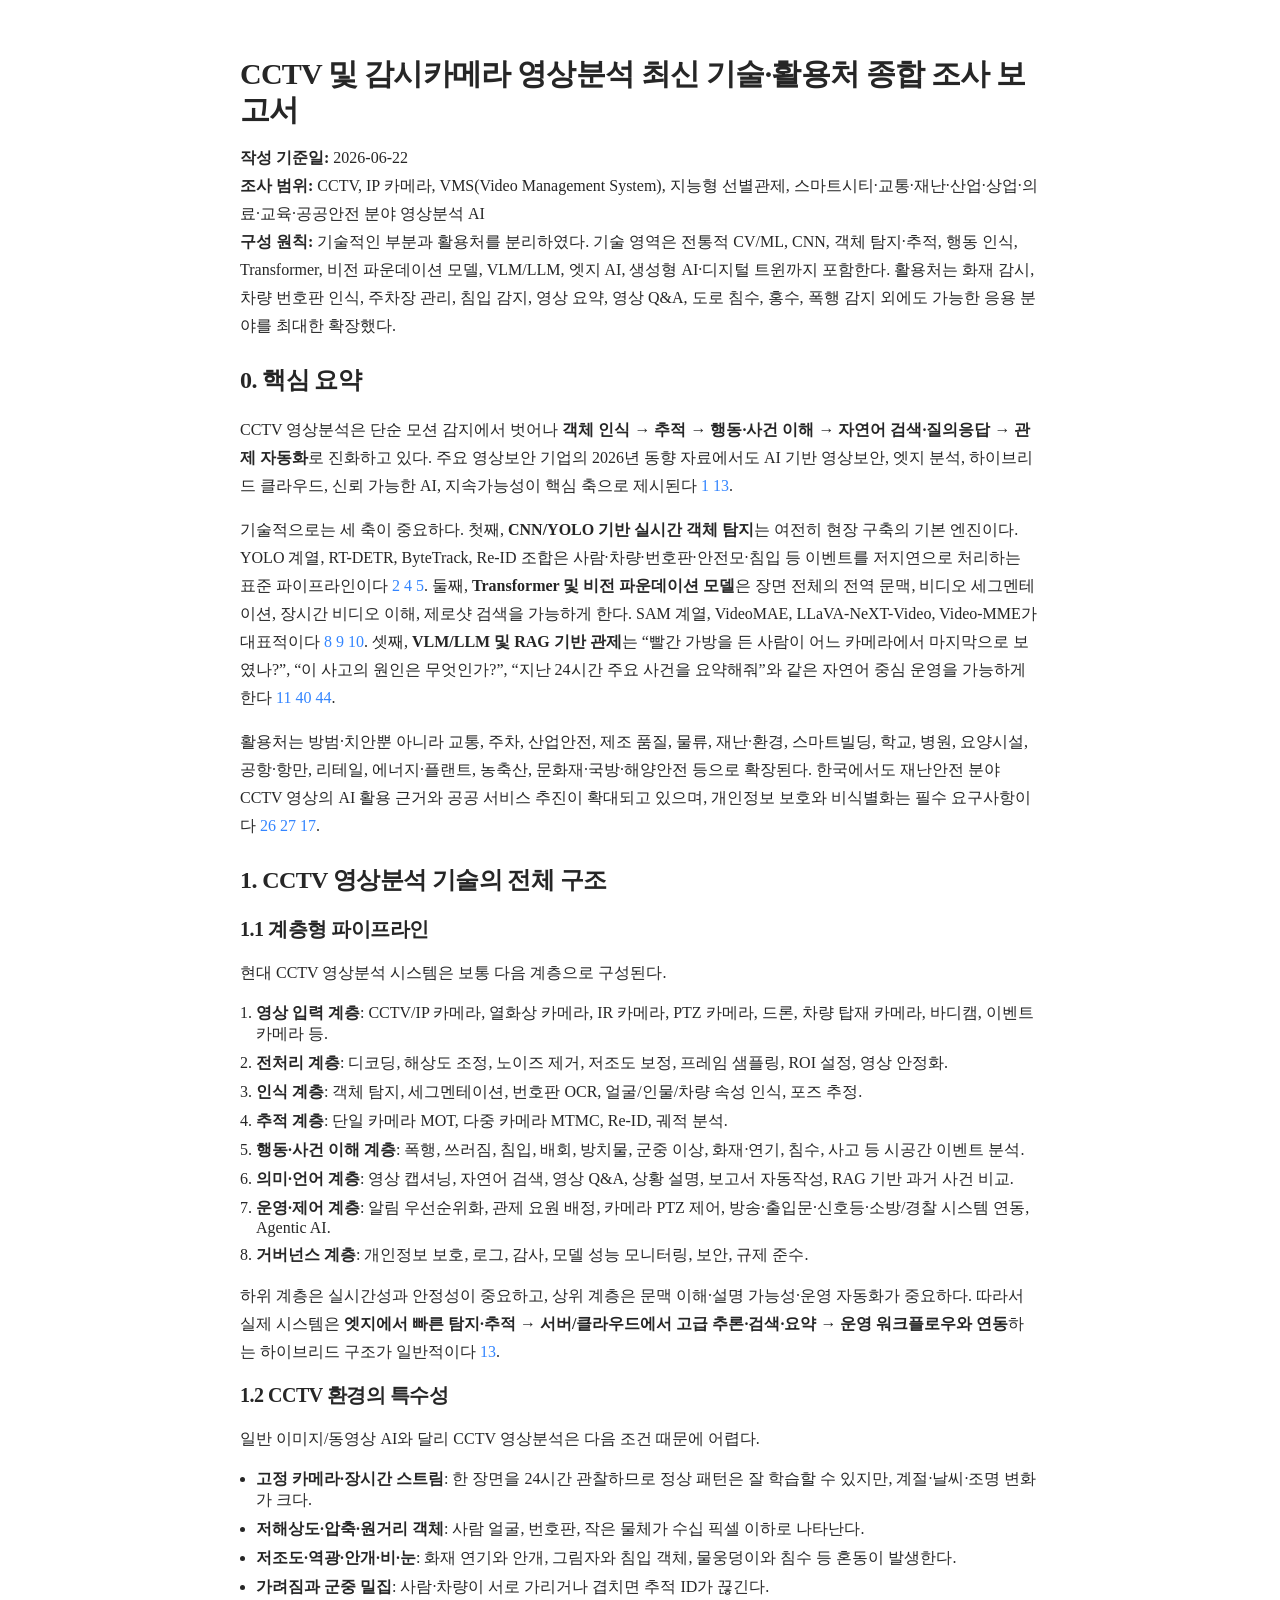
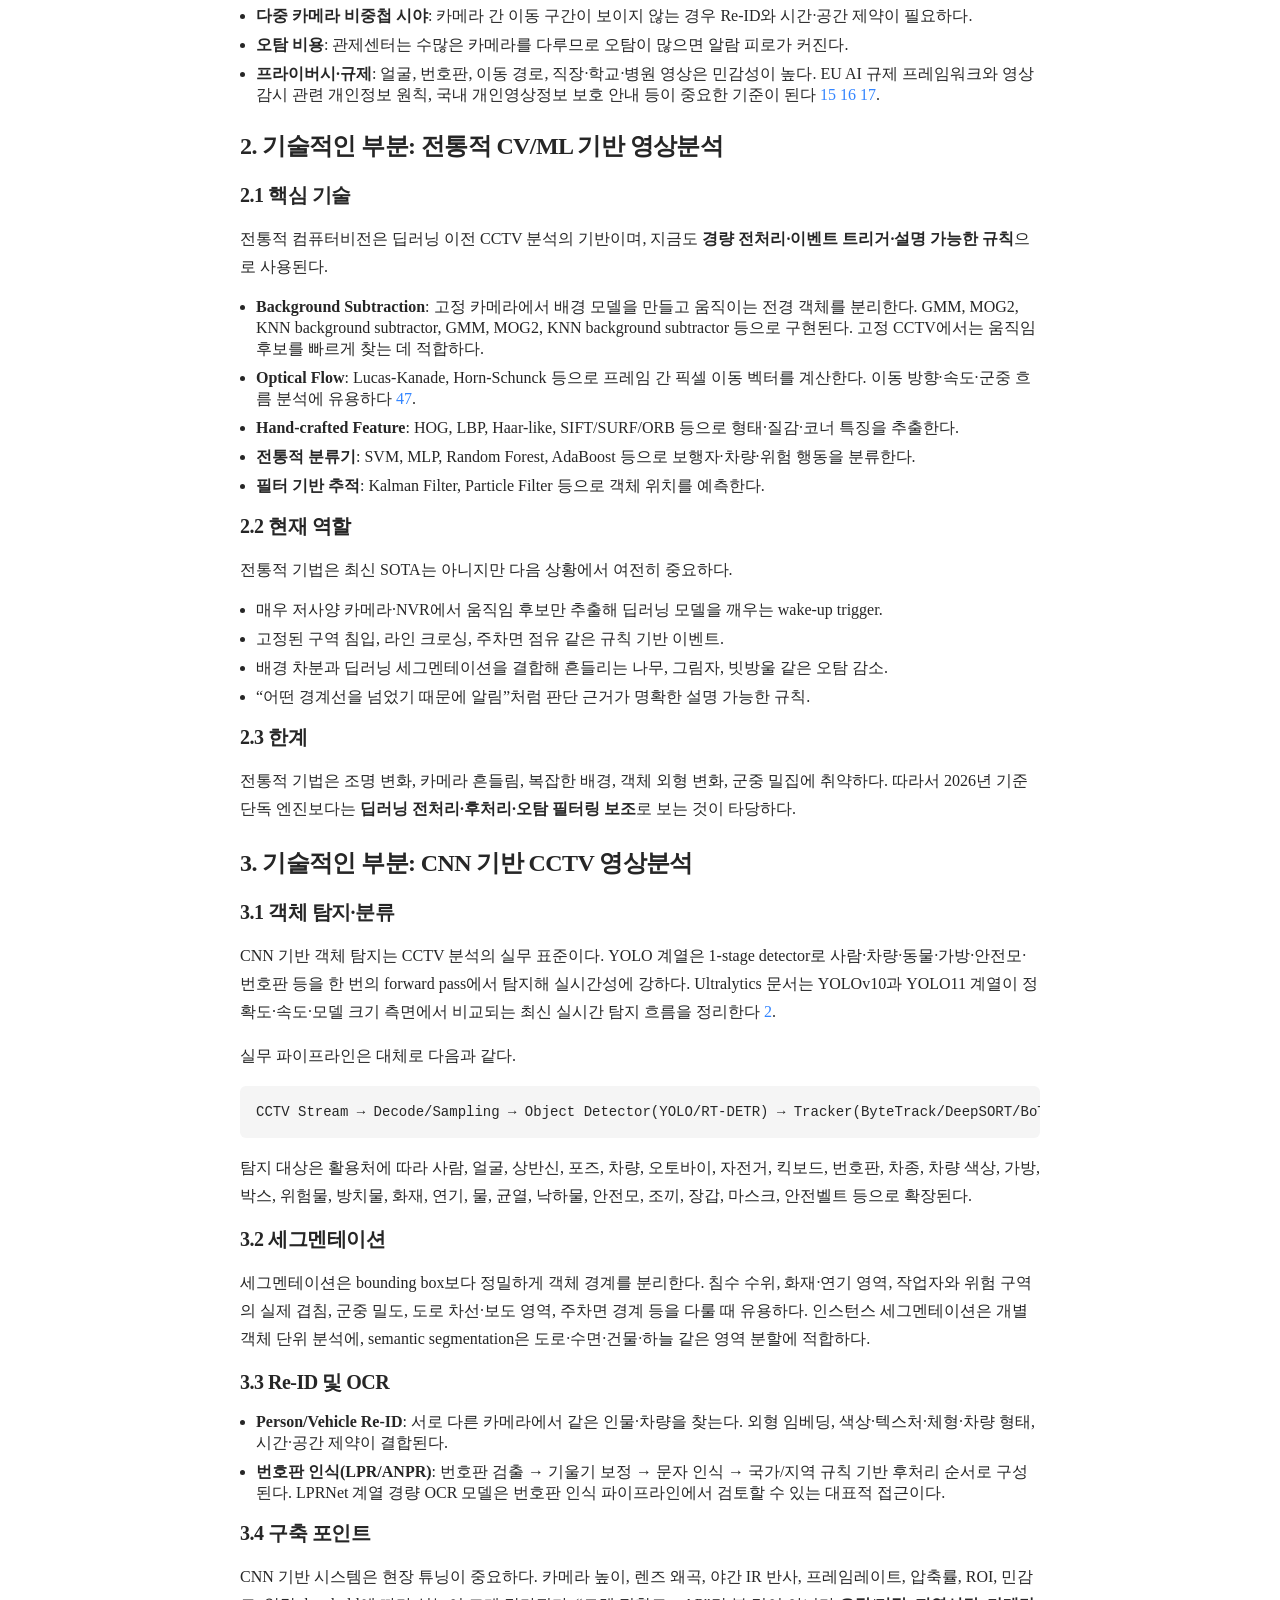
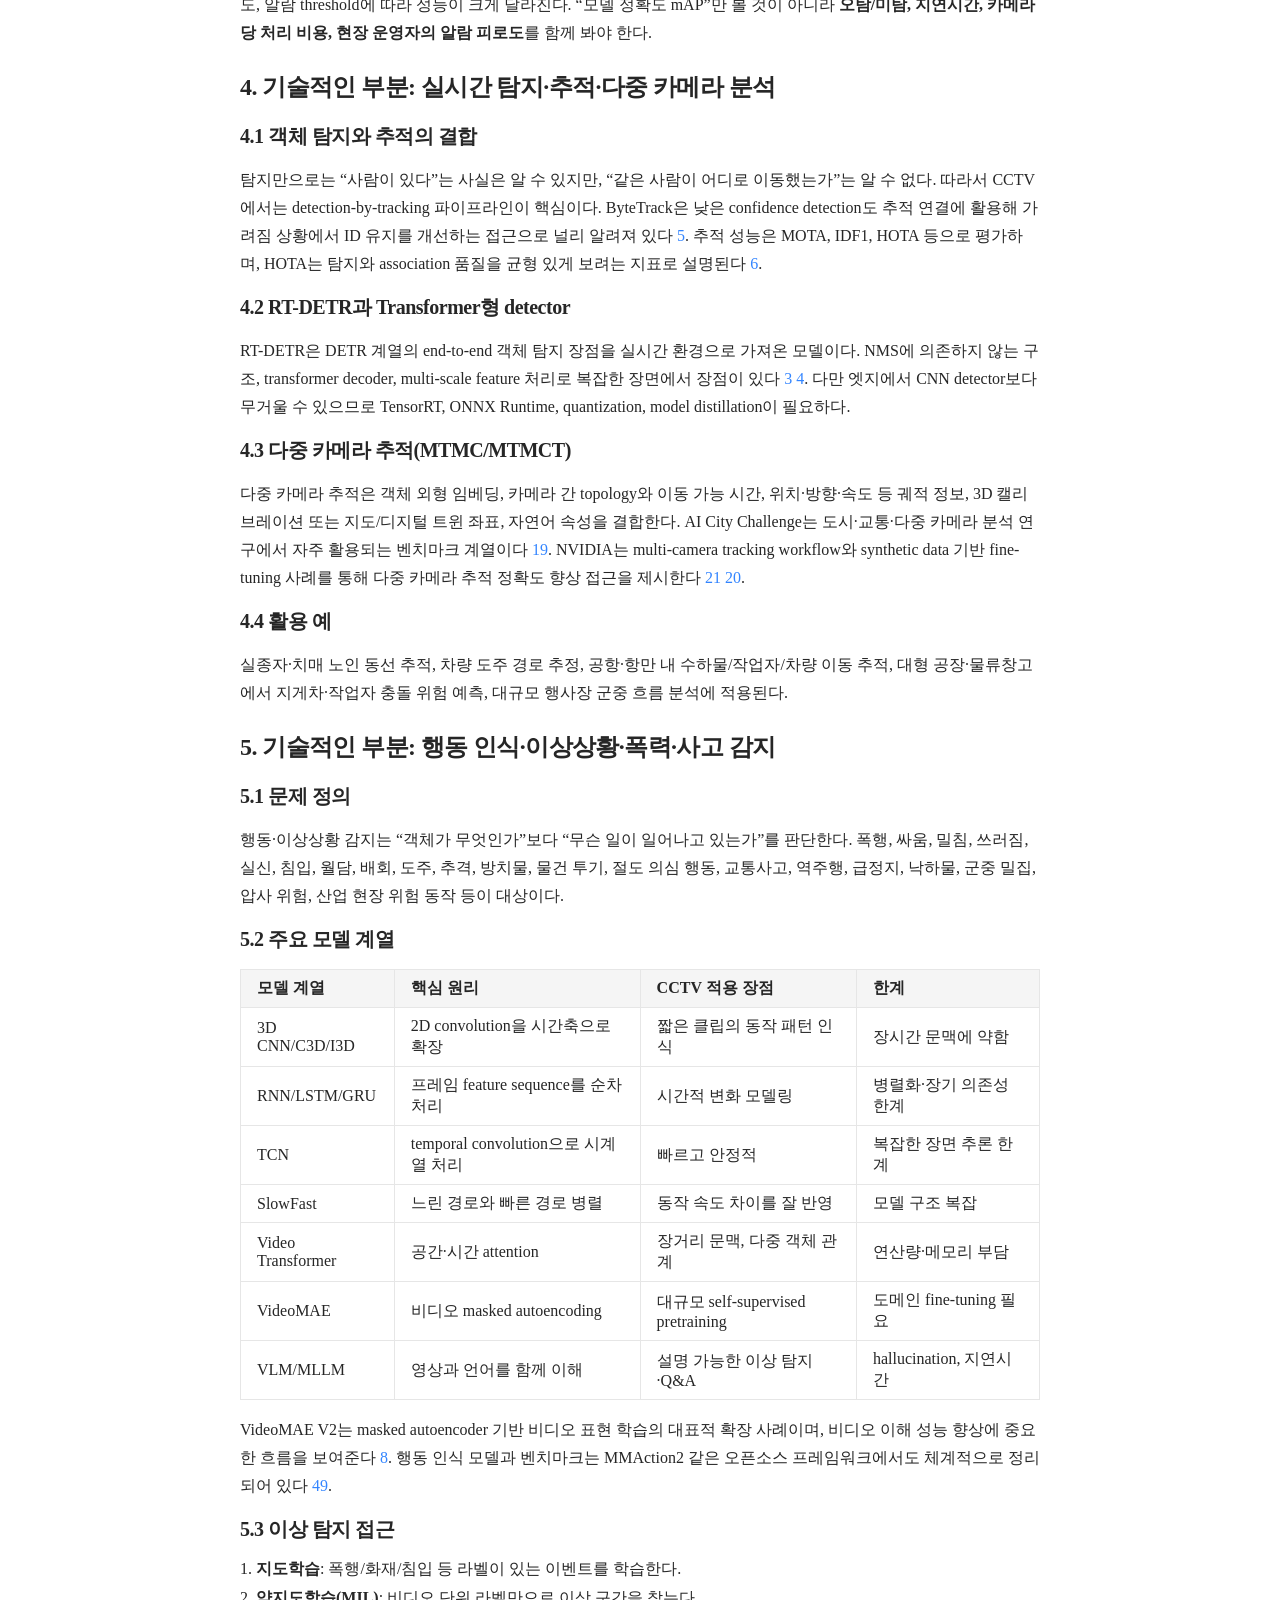
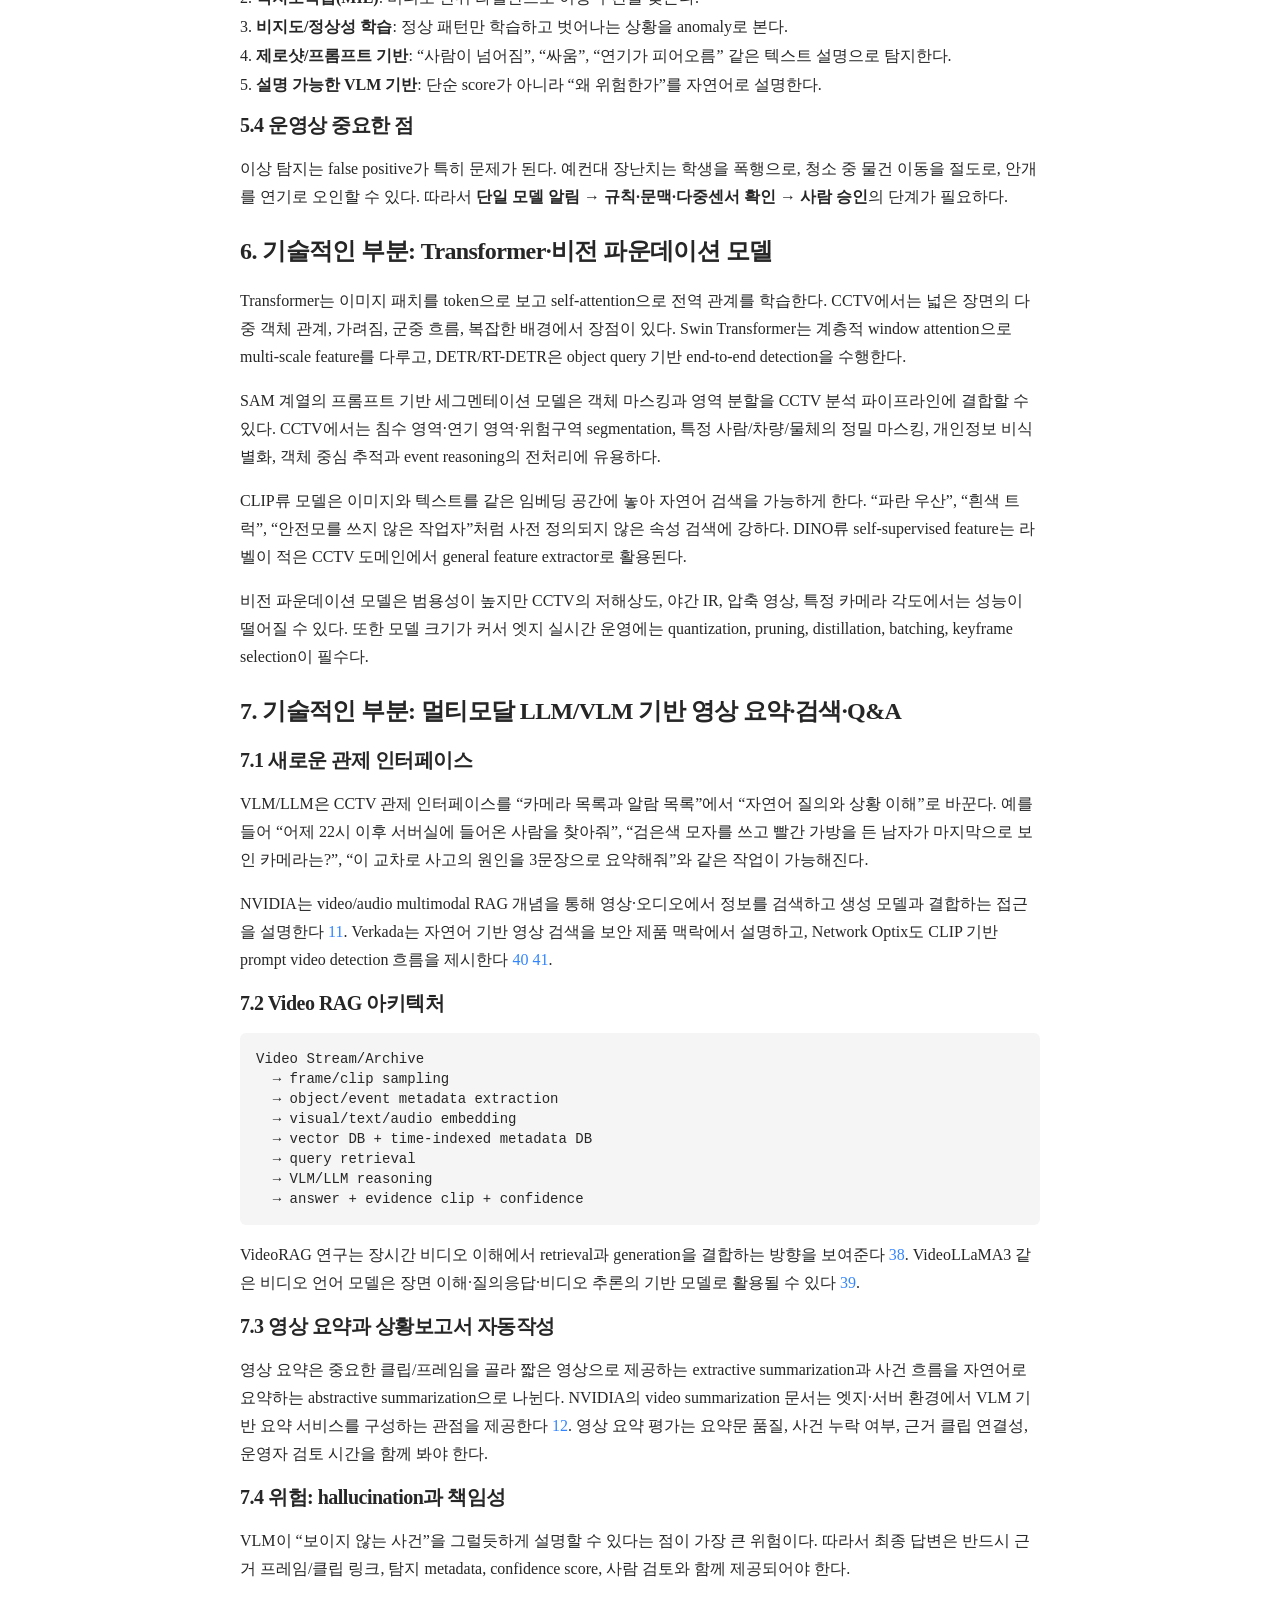
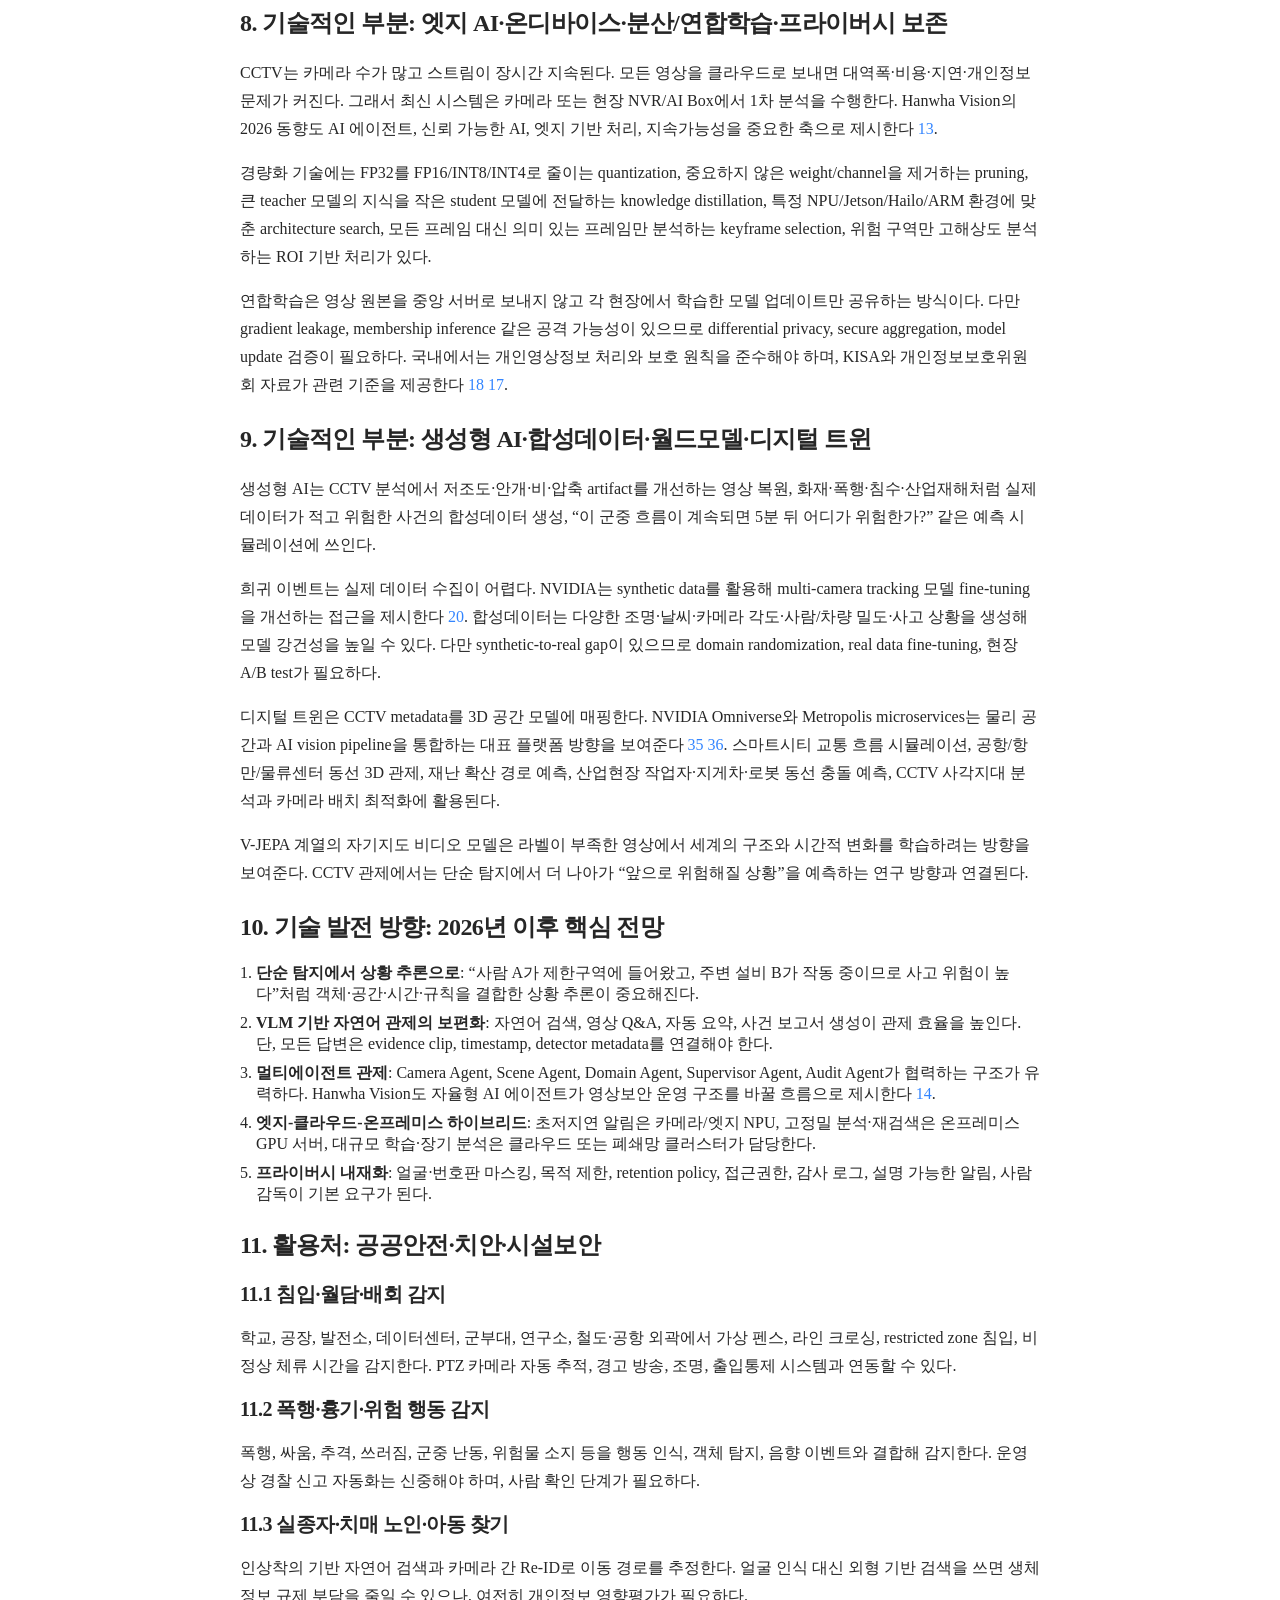
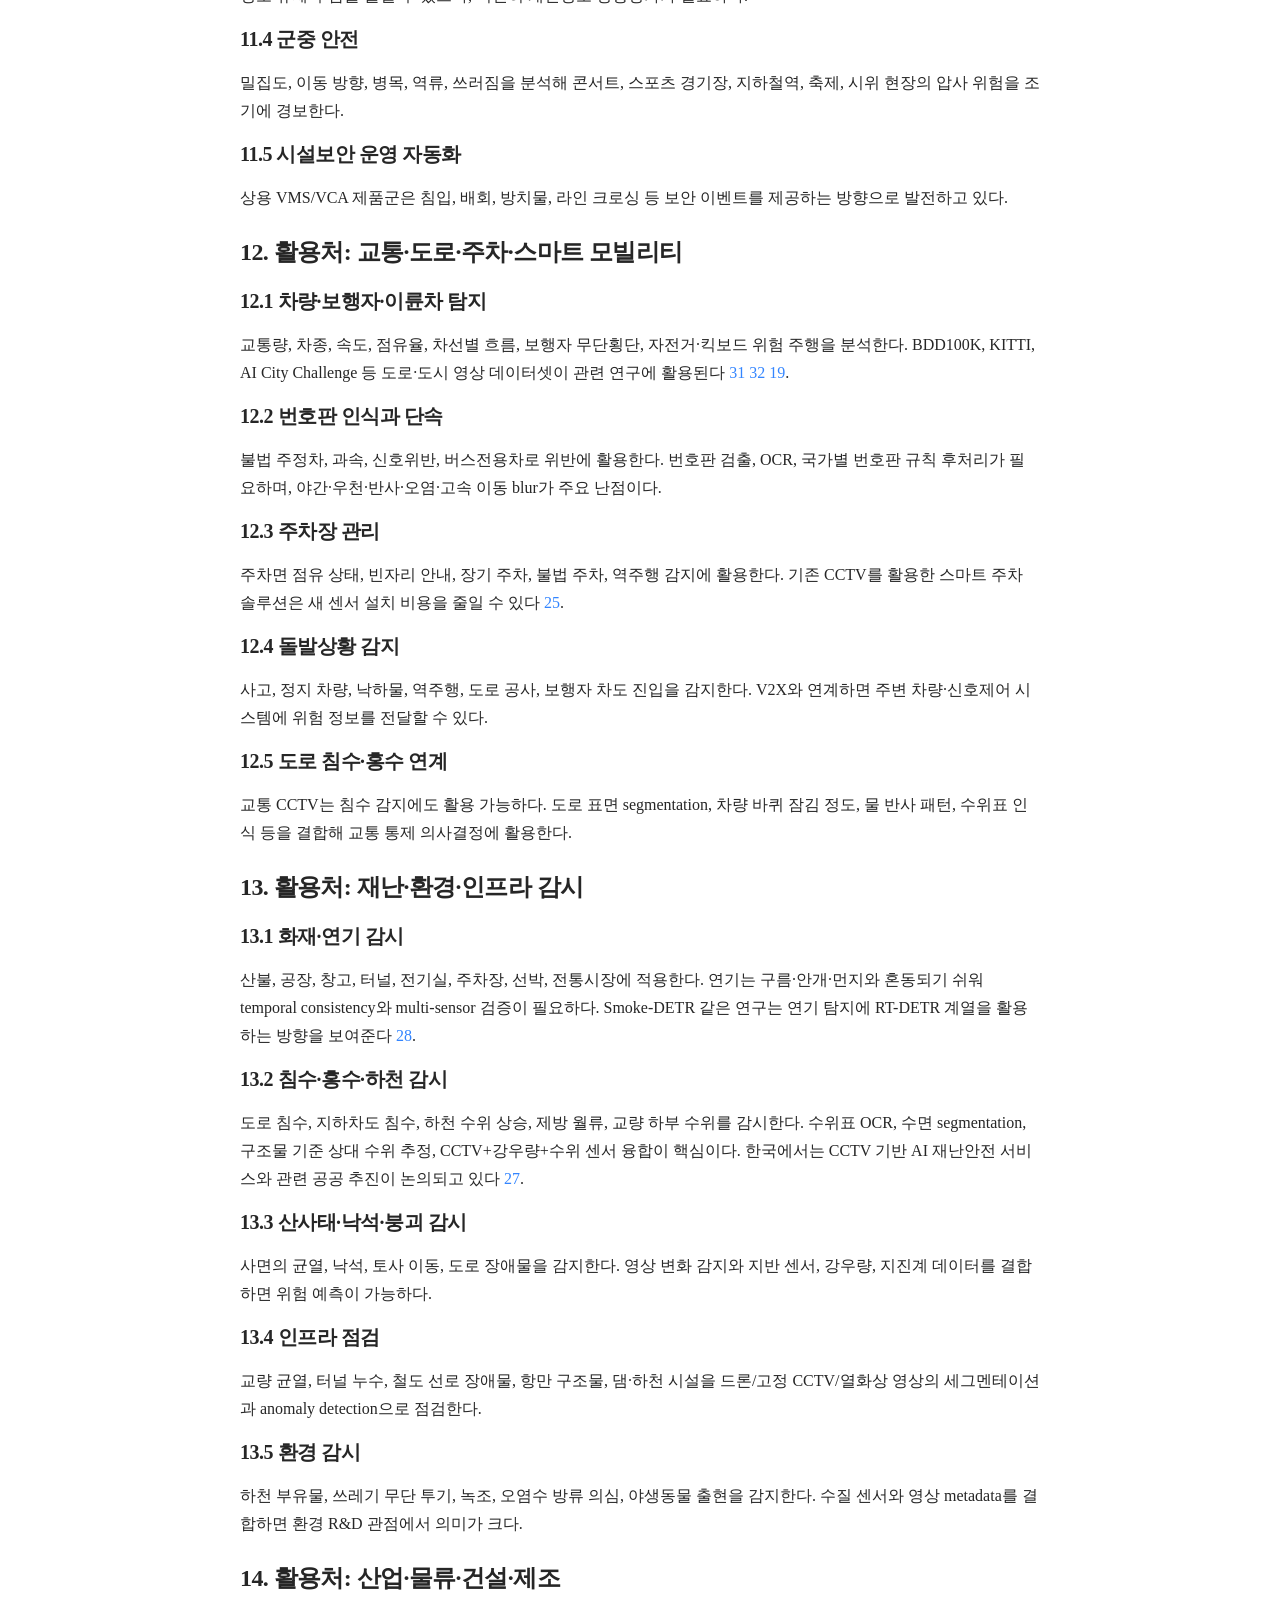
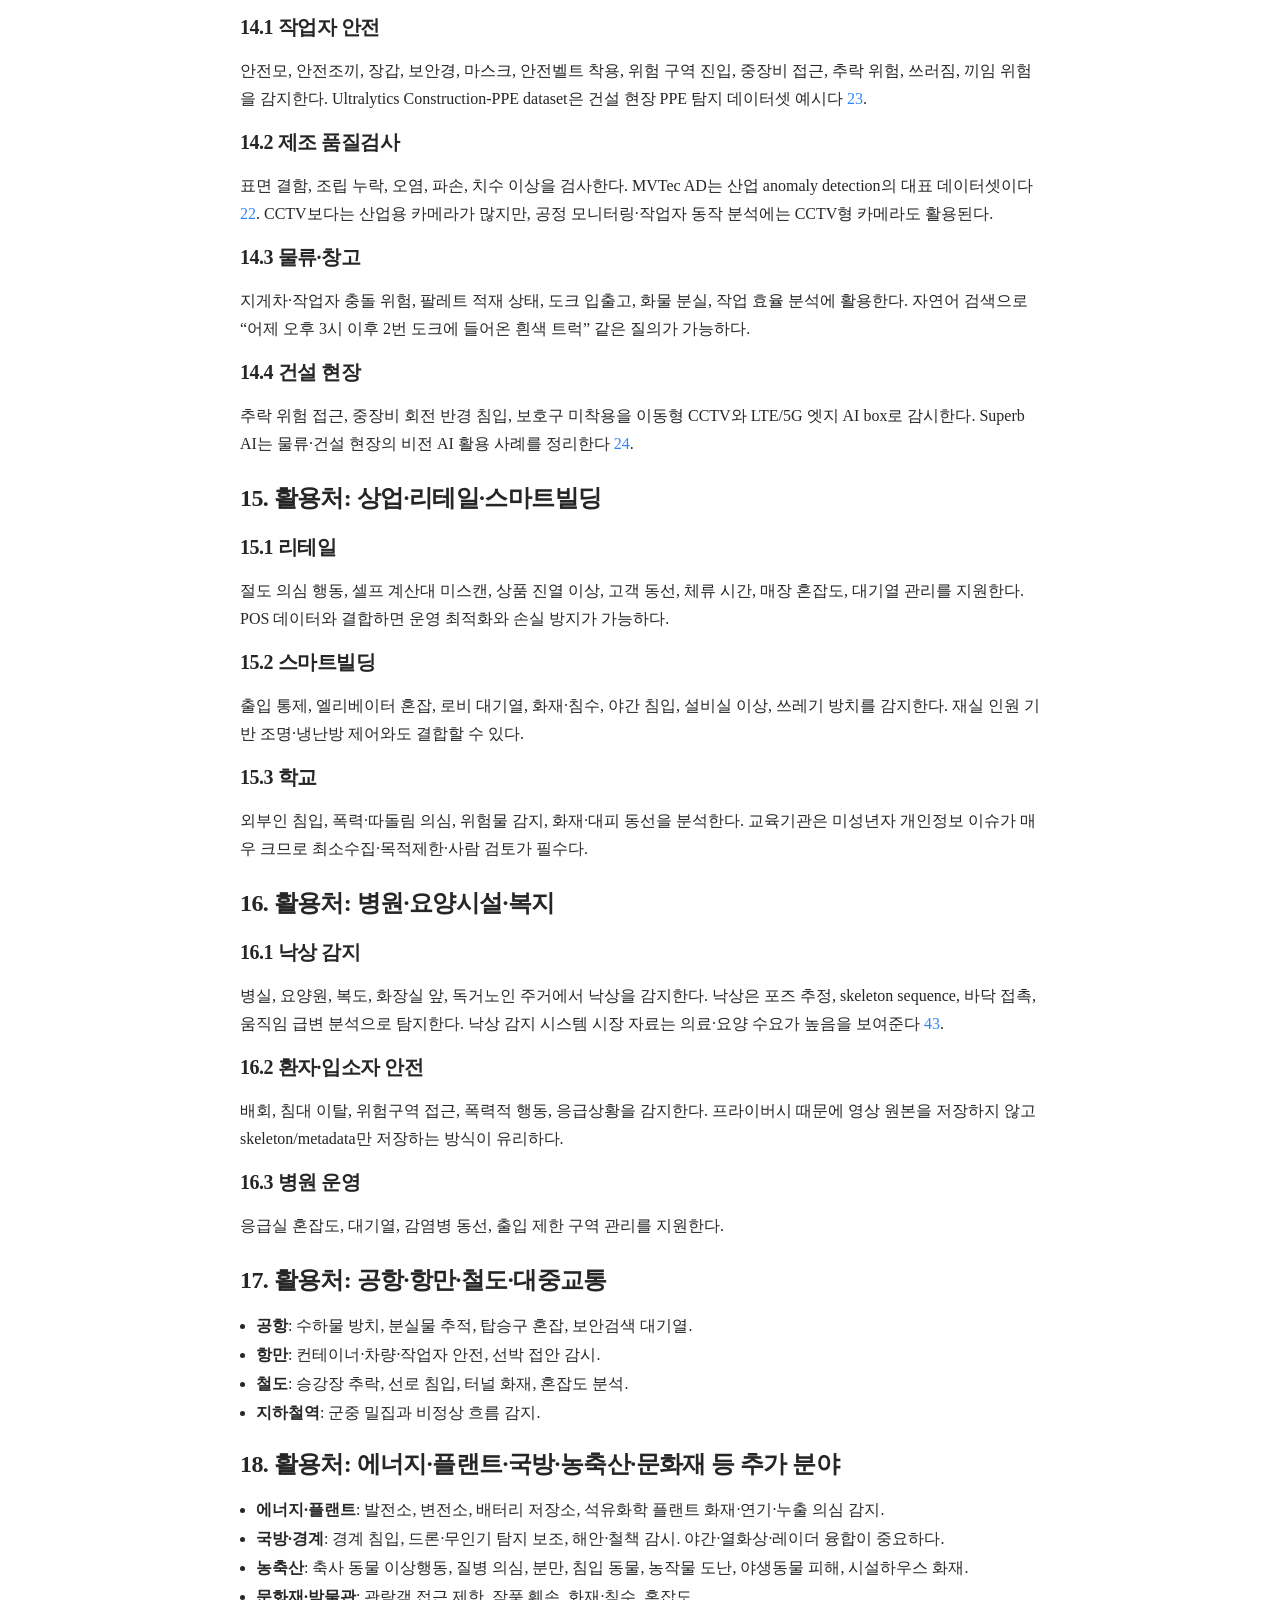
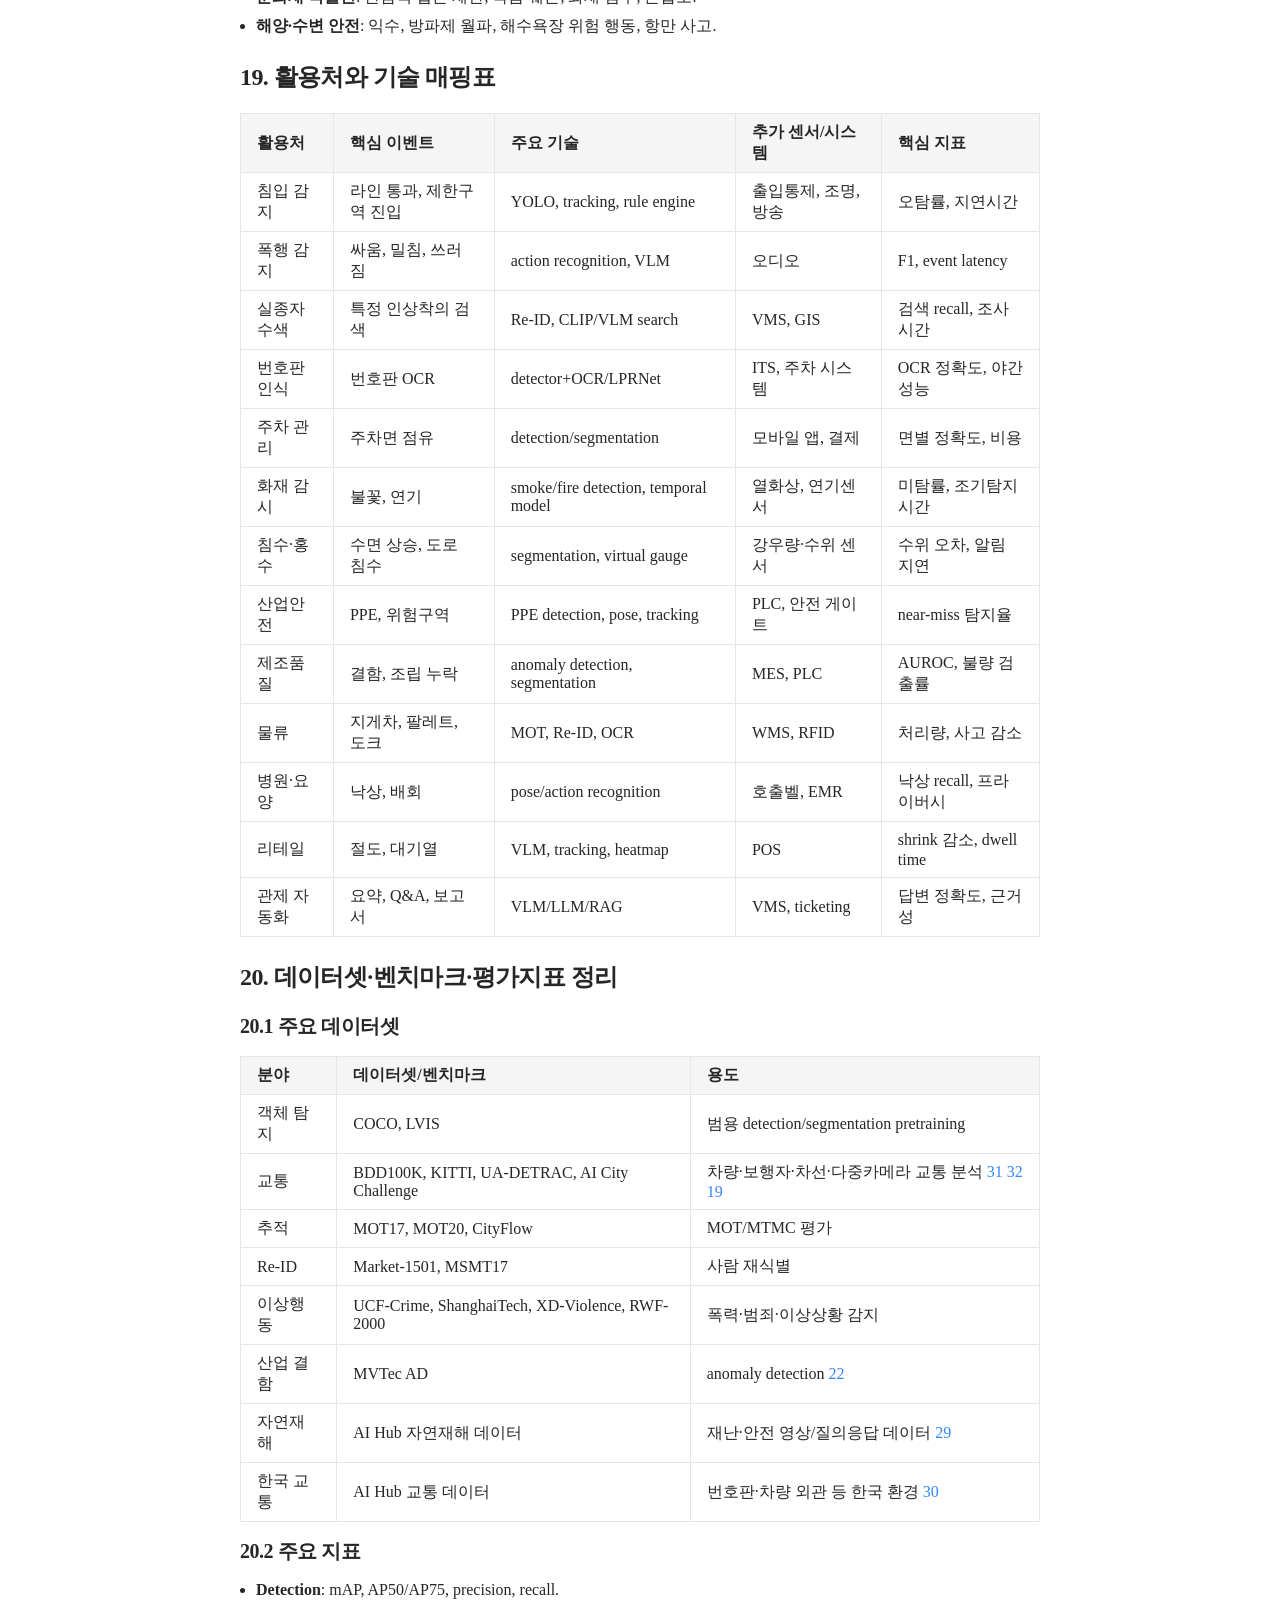
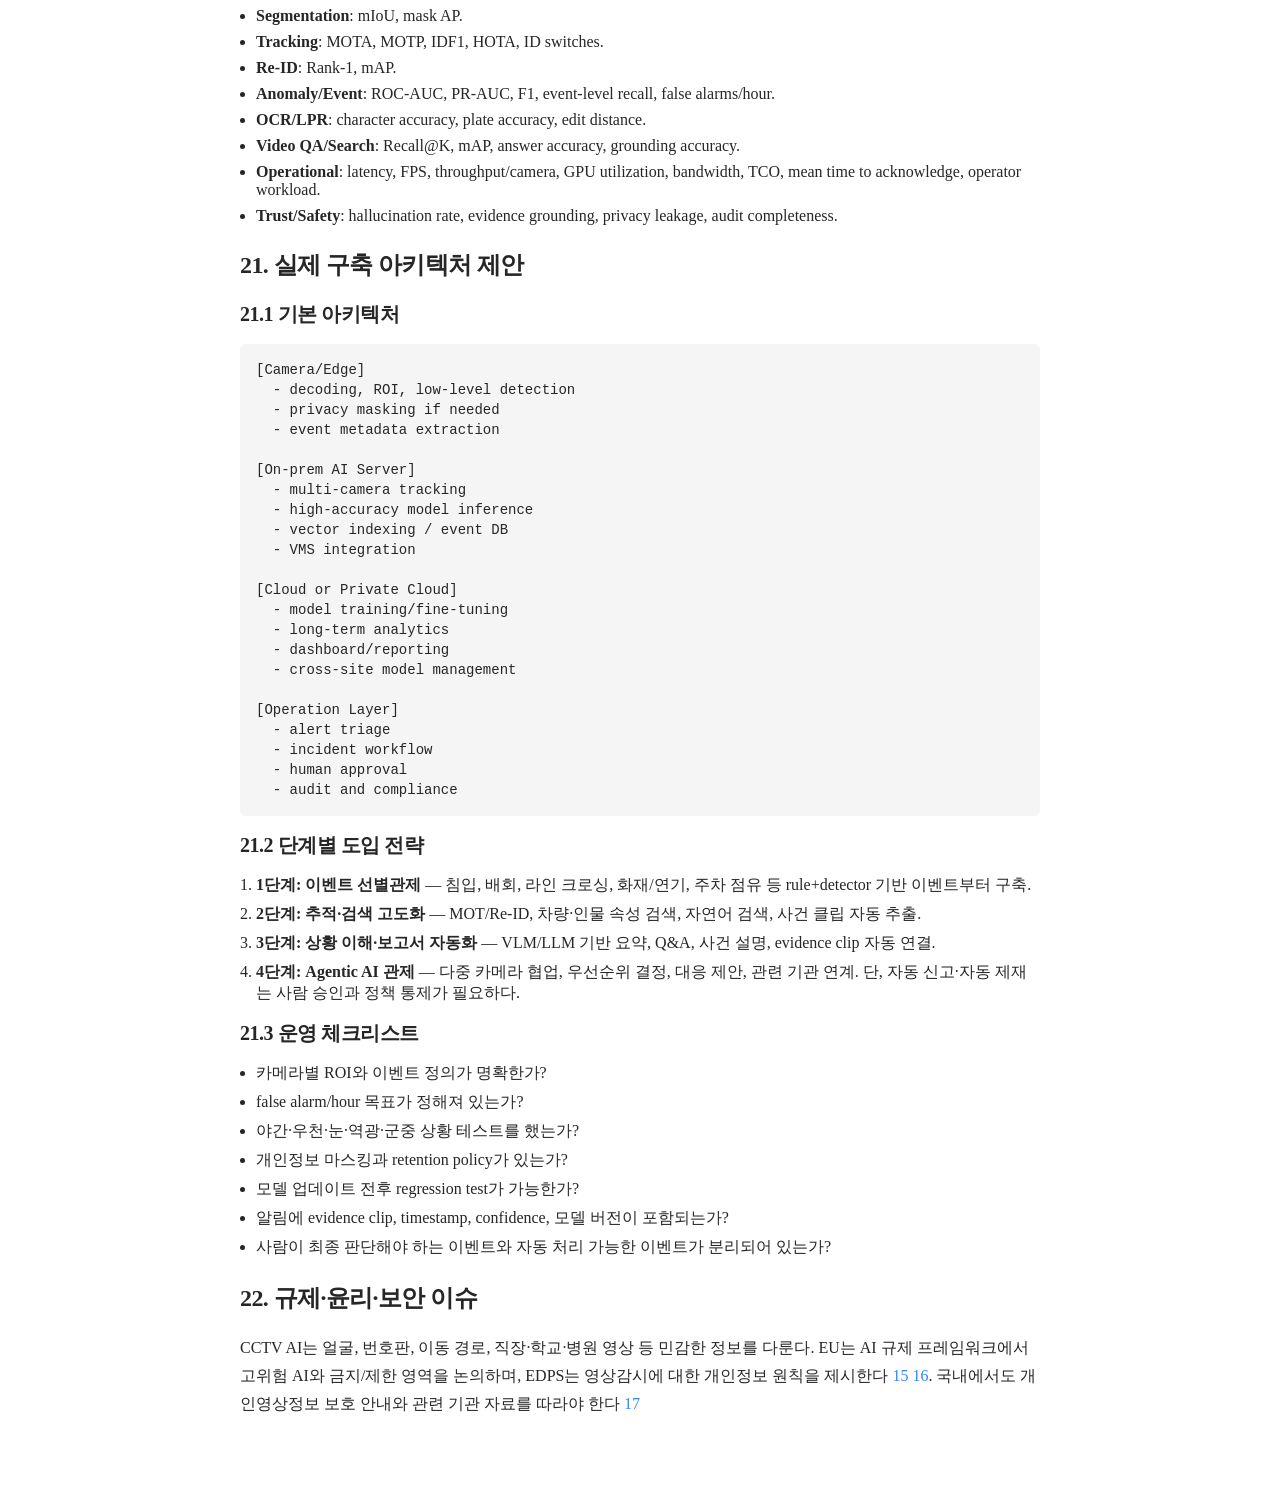
<file: cctv_video_analytics_report.html>
<!DOCTYPE html><html><head><meta charset="utf-8"/><meta content="width=device-width, initial-scale=1.0" name="viewport"/><title>cctv_video_analytics_report</title><style data-sk-tag-style-id="gen_doc_md">
@font-face {
  font-family: "Outfit";
  src: url("https://static-s3.skyworkcdn.com/fe/skywork-site-assets/fonts/Outfit/static/Outfit-ExtraBold.ttf")
    format("truetype");
  font-weight: 800;
  font-style: normal;
}
@font-face {
  font-family: "Outfit";
  src: url("https://static-s3.skyworkcdn.com/fe/skywork-site-assets/fonts/Outfit/static/Outfit-Bold.ttf")
    format("truetype");
  font-weight: 700;
  font-style: normal;
}
@font-face {
  font-family: "Outfit";
  src: url("https://static-s3.skyworkcdn.com/fe/skywork-site-assets/fonts/Outfit/static/Outfit-Black.ttf")
    format("truetype");
  font-weight: 900;
  font-style: normal;
}
@font-face {
  font-family: "Outfit";
  src: url("https://static-s3.skyworkcdn.com/fe/skywork-site-assets/fonts/Outfit/static/Outfit-SemiBold.ttf")
    format("truetype");
  font-weight: 600;
  font-style: normal;
}
@font-face {
  font-family: "Outfit";
  src: url("https://static-s3.skyworkcdn.com/fe/skywork-site-assets/fonts/Outfit/static/Outfit-Light.ttf")
    format("truetype");
  font-weight: 300;
  font-style: normal;
}
@font-face {
  font-family: "Outfit";
  src: url("https://static-s3.skyworkcdn.com/fe/skywork-site-assets/fonts/Outfit/static/Outfit-Medium.ttf")
    format("truetype");
  font-weight: 500;
  font-style: normal;
}
@font-face {
  font-family: "Outfit";
  src: url("https://static-s3.skyworkcdn.com/fe/skywork-site-assets/fonts/Outfit/static/Outfit-ExtraLight.ttf")
    format("truetype");
  font-weight: 200;
  font-style: normal;
}
@font-face {
  font-family: "Outfit";
  src: url("https://static-s3.skyworkcdn.com/fe/skywork-site-assets/fonts/Outfit/static/Outfit-Light.ttf")
    format("truetype");
  font-weight: 400;
  font-style: normal;
}
@font-face {
  font-family: "Outfit";
  src: url("https://static-s3.skyworkcdn.com/fe/skywork-site-assets/fonts/Outfit/static/Outfit-Thin.ttf")
    format("truetype");
  font-weight: 100;
  font-style: normal;
}
.sk-source-tag {
  display: inline-block;
  cursor: pointer;
  flex-shrink: 0;
  font-size: 0 !important;
  text-indent: 0px !important;
  width: auto !important;
  min-width: 20px;
  max-width: 76px !important;
  height: 16px !important;
  box-sizing: border-box;
  padding: 2.5px 8px;
  margin: 2px 4px;
  background: var(--fill-fill-3-hover, #f4f5f7);
  border-radius: 100px;
  background-clip: padding-box;
  color: var(--text-icon-text-3, #485568);
  font-family: Outfit;
  font-style: normal;
  font-weight: 400;
  line-height: 170%;
  user-select: none;
  transition: all 0.2s ease;
}
.sk-source-tag::before {
  content: var(--sk-source-display-name, attr(data-sk-source-website-name));
  cursor: pointer;
  display: inline-block;
  font-family: Outfit;
  font-weight: 400;
  font-style: normal;
  font-size: 9px;
  line-height: 11px;
  letter-spacing: 0px;
  color: var(--text-icon-text-3, #485568);
  max-width: 60px;
  overflow: hidden;
  text-overflow: ellipsis;
  white-space: nowrap;
  word-break: break-word;
  user-select: none;
  transition: all 0.2s ease;
}
.sk-source-tag:hover {
  background: var(---black, #000818);
}
.sk-source-tag:hover::before {
  color: var(--text-icon-text-6, #ffffff);
}
.sk-source-tag.active {
  background: var(---black, #000818);
}
.sk-source-tag.active::before {
  color: var(--text-icon-text-6, #ffffff);
}
.sk-source-tag[data-sk-source-type="pro_data"] {
  font-size: 0 !important;
  width: auto !important;
  text-indent: 0px !important;
  min-width: 20px;
  max-width: 76px !important;
  height: 16px !important;
  box-sizing: border-box;
  padding: 2.5px 8px;
  margin: 2px 4px;
  background: var(--fill-fill-3-hover, #f4f5f7);
  border-radius: 100px;
  color: var(--text-icon-text-3, #485568);
  font-family: Outfit;
  font-style: normal;
  font-weight: 400;
  line-height: 170%;
  user-select: none;
  display: inline-block;
  flex-shrink: 0;
  cursor: pointer;
  transition: all 0.2s ease;
}
.sk-source-tag[data-sk-source-type="pro_data"]::before {
  content: var(--sk-source-display-name, attr(data-sk-source-website-name));
  cursor: pointer;
  display: inline-block;
  font-family: Outfit;
  font-weight: 400;
  font-style: normal;
  font-size: 9px;
  line-height: 11px;
  letter-spacing: 0px;
  color: var(--text-icon-text-3, #485568);
  max-width: 60px;
  overflow: hidden;
  text-overflow: ellipsis;
  white-space: nowrap;
  user-select: none;
  transition: all 0.2s ease;
}
.sk-source-tag[data-sk-source-type="pro_data"]:hover {
  background: var(---black, #000818);
}
.sk-source-tag[data-sk-source-type="pro_data"]:hover::before {
  color: var(--text-icon-text-6, #ffffff);
}
.sk-source-text-check {
  background: var(--other-doc-check, rgba(77, 94, 255, 0.2));
}
.sk-hide-tag .sk-source-tag {
  display: none;
}
::-webkit-scrollbar {
  width: 6px;
  height: 6px;
  background-color: rgba(0, 0, 0, 0);
}
::-webkit-scrollbar-track {
  width: 6px;
  height: 6px;
  border-radius: 6px;
}
::-webkit-scrollbar-thumb {
  background-color: #ccc;
  border-radius: 10px;
}
.sk-edit-loading {
  position: relative;
  overflow: hidden;
  filter: brightness(0.5);
}
body > .container {
  width: 100%;
  box-sizing: border-box;
}
*[contenteditable="true"] {
  outline: none;
}
.doc-placeholder-container {
  display: flex;
  align-items: center;
  justify-content: center;
  width: 100%;
  margin: 1.5rem 0;
}
.doc-placeholder__icon {
  display: flex;
  align-items: center;
  justify-content: center;
  width: 250px;
  height: 188px;
  justify-content: center;
  align-items: center;
  color: #979fab;
  border-radius: 16px;
  border: 1.25px solid #f4f5f7;
  background: #f9fafc;
}
.doc-placeholder__icon svg {
  width: 28px;
  height: 28px;
}
.doc-image-loading {
  display: inline-flex;
  align-items: center;
  justify-content: center;
  padding: 20px;
}
.doc-image-loading__card {
  width: 250px;
  height: 188px;
  border-radius: 16px;
  overflow: hidden;
  position: relative;
  background: #fff;
}
.doc-image-loading__card::before {
  content: "";
  position: absolute;
  inset: -65%;
  background: radial-gradient(
      closest-side at 18% 22%,
      rgba(75, 201, 255, 0.4),
      transparent 60%
    ),
    radial-gradient(
      closest-side at 82% 28%,
      rgba(119, 77, 255, 0.3),
      transparent 58%
    ),
    radial-gradient(
      closest-side at 36% 84%,
      rgba(255, 75, 195, 0.16),
      transparent 62%
    ),
    radial-gradient(
      closest-side at 88% 78%,
      rgba(75, 201, 255, 0.4),
      transparent 64%
    ),
    radial-gradient(
      closest-side at 55% 55%,
      rgba(119, 77, 255, 0.3),
      transparent 68%
    );
  filter: blur(16px) saturate(1.14);
  transform-origin: 50% 50%;
  will-change: transform, filter;
  animation: doc-loading-spinA 18s linear infinite,
    doc-loading-driftA 11.5s ease-in-out infinite,
    doc-loading-breatheA 6.8s ease-in-out infinite;
}
.doc-image-loading__card::after {
  content: "";
  position: absolute;
  inset: -70%;
  background: radial-gradient(
      closest-side at 12% 72%,
      rgba(119, 77, 255, 0.3),
      transparent 60%
    ),
    radial-gradient(
      closest-side at 70% 16%,
      rgba(75, 201, 255, 0.4),
      transparent 58%
    ),
    radial-gradient(
      closest-side at 92% 55%,
      rgba(255, 75, 195, 0.16),
      transparent 64%
    );
  filter: blur(18px) saturate(1.1);
  opacity: 0.98;
  transform-origin: 50% 50%;
  mix-blend-mode: normal;
  will-change: transform, filter, opacity;
  animation: doc-loading-spinB 25s linear infinite reverse,
    doc-loading-driftB 15.8s ease-in-out infinite,
    doc-loading-breatheB 8.4s ease-in-out infinite;
}
.doc-image-loading__flow3 {
  position: absolute;
  inset: -75%;
  background: radial-gradient(
      closest-side at 28% 48%,
      rgba(255, 75, 195, 0.16),
      transparent 62%
    ),
    radial-gradient(
      closest-side at 62% 70%,
      rgba(75, 201, 255, 0.4),
      transparent 60%
    ),
    radial-gradient(
      closest-side at 78% 40%,
      rgba(119, 77, 255, 0.3),
      transparent 58%
    );
  filter: blur(14px) saturate(1.1);
  opacity: 0.78;
  transform-origin: 50% 50%;
  will-change: transform, filter, opacity;
  animation: doc-loading-driftC 9.6s cubic-bezier(0.2, 0.8, 0.2, 1) infinite,
    doc-loading-spinC 31s linear infinite;
  pointer-events: none;
  z-index: 1;
}
.doc-image-loading__glass {
  position: absolute;
  inset: 0;
  background: radial-gradient(
      140% 120% at 20% 0%,
      rgba(255, 255, 255, 0.7),
      rgba(255, 255, 255, 0) 55%
    ),
    radial-gradient(
      120% 140% at 100% 35%,
      rgba(255, 255, 255, 0.55),
      rgba(255, 255, 255, 0) 60%
    ),
    linear-gradient(
      180deg,
      rgba(255, 255, 255, 0.18),
      rgba(255, 255, 255, 0.06)
    );
  pointer-events: none;
  z-index: 2;
}
.doc-image-loading__grain {
  position: absolute;
  inset: -25%;
  pointer-events: none;
  opacity: 0.13;
  background-image: repeating-radial-gradient(
      circle at 20% 30%,
      rgba(0, 0, 0, 0.14) 0 1px,
      transparent 1px 3px
    ),
    repeating-radial-gradient(
      circle at 80% 70%,
      rgba(0, 0, 0, 0.1) 0 1px,
      transparent 1px 4px
    );
  filter: blur(0.15px);
  transform: rotate(12deg);
  animation: doc-loading-grainMove 8s steps(10) infinite;
  mix-blend-mode: soft-light;
  z-index: 3;
}
.doc-image-loading__content {
  position: absolute;
  inset: 0;
  display: flex;
  flex-direction: column;
  align-items: center;
  justify-content: center;
  gap: 8px;
  z-index: 10;
  pointer-events: none;
}
.doc-image-loading__icon {
  width: 28px;
  height: 28px;
  color: #4d5eff;
  opacity: 0.95;
  filter: drop-shadow(0 2px 4px rgba(77, 94, 255, 0.2));
}
.doc-image-loading__text {
  color: #4d5eff;
  font-family: Outfit;
  font-size: 12px;
  font-style: normal;
  font-weight: 400;
  line-height: 150%;
  text-align: center;
  text-shadow: 0 1px 2px hsla(0, 0%, 100%, 0.8);
}
@keyframes doc-loading-spinA {
  from {
    transform: rotate(0deg);
  }
  to {
    transform: rotate(360deg);
  }
}
@keyframes doc-loading-spinB {
  from {
    transform: rotate(0deg) scale(1.03);
  }
  to {
    transform: rotate(360deg) scale(1.03);
  }
}
@keyframes doc-loading-spinC {
  from {
    transform: rotate(0deg);
  }
  to {
    transform: rotate(360deg);
  }
}
@keyframes doc-loading-driftA {
  0% {
    transform: translate(0%, 0%) rotate(0deg) scale(1.02);
  }
  10% {
    transform: translate(12%, -7%) rotate(10deg) scale(1.06);
  }
  24% {
    transform: translate(-9%, 13%) rotate(3deg) scale(1.01);
  }
  38% {
    transform: translate(15%, 4%) rotate(16deg) scale(1.07);
  }
  54% {
    transform: translate(-14%, -2%) rotate(6deg) scale(0.99);
  }
  70% {
    transform: translate(6%, -15%) rotate(20deg) scale(1.05);
  }
  86% {
    transform: translate(-4%, 10%) rotate(12deg) scale(1.03);
  }
  100% {
    transform: translate(0%, 0%) rotate(0deg) scale(1.02);
  }
}
@keyframes doc-loading-driftB {
  0% {
    transform: translate(0%, 0%) rotate(0deg) scale(1.03);
  }
  9% {
    transform: translate(-12%, 9%) rotate(-7deg) scale(1.06);
  }
  22% {
    transform: translate(14%, 4%) rotate(-14deg) scale(1.01);
  }
  41% {
    transform: translate(-6%, -14%) rotate(-4deg) scale(1.08);
  }
  58% {
    transform: translate(13%, -7%) rotate(-16deg) scale(1.03);
  }
  74% {
    transform: translate(-15%, 3%) rotate(-9deg) scale(1.06);
  }
  89% {
    transform: translate(4%, 14%) rotate(-18deg) scale(1);
  }
  100% {
    transform: translate(0%, 0%) rotate(0deg) scale(1.03);
  }
}
@keyframes doc-loading-driftC {
  0% {
    transform: translate(0%, 0%) scale(1);
    opacity: 0.74;
  }
  18% {
    transform: translate(16%, 6%) scale(1.08);
    opacity: 0.8;
  }
  36% {
    transform: translate(3%, -16%) scale(0.98);
    opacity: 0.72;
  }
  55% {
    transform: translate(-17%, -4%) scale(1.07);
    opacity: 0.78;
  }
  73% {
    transform: translate(-6%, 15%) scale(1);
    opacity: 0.76;
  }
  100% {
    transform: translate(0%, 0%) scale(1);
    opacity: 0.74;
  }
}
@keyframes doc-loading-breatheA {
  0%,
  100% {
    filter: blur(16px) saturate(1.14);
  }
  45% {
    filter: blur(20px) saturate(1.2);
  }
  78% {
    filter: blur(15px) saturate(1.1);
  }
}
@keyframes doc-loading-breatheB {
  0%,
  100% {
    filter: blur(18px) saturate(1.1);
    opacity: 0.98;
  }
  40% {
    filter: blur(22px) saturate(1.18);
    opacity: 0.9;
  }
  72% {
    filter: blur(17px) saturate(1.06);
    opacity: 1;
  }
}
@keyframes doc-loading-grainMove {
  0% {
    transform: translate(0, 0) rotate(12deg);
  }
  25% {
    transform: translate(-2%, 1%) rotate(10deg);
  }
  50% {
    transform: translate(1%, -2%) rotate(14deg);
  }
  75% {
    transform: translate(2%, 2%) rotate(11deg);
  }
  100% {
    transform: translate(0, 0) rotate(12deg);
  }
}
@media (forced-colors: active) {
  .doc-image-loading__card::before,
  .doc-image-loading__card::after,
  .doc-image-loading__flow3,
  .doc-image-loading__grain {
    display: none;
  }
  .doc-image-loading__glass {
    background: linear-gradient(180deg, Canvas, Canvas);
    outline: 1px solid CanvasText;
  }
}
@media (prefers-reduced-motion: reduce) {
  .doc-image-loading__card::before,
  .doc-image-loading__card::after,
  .doc-image-loading__flow3,
  .doc-image-loading__grain {
    animation: none !important;
  }
}
.doc-region-loading {
  display: flex;
  flex-direction: column;
  flex: 1;
}
.doc-region-loading__bar {
  height: 16px;
  border-radius: 999px;
  margin-bottom: 12px;
  width: 100%;
  background: linear-gradient(
    90deg,
    rgb(242, 246, 255) 0%,
    rgb(232, 238, 255) 35%,
    rgb(224, 234, 255) 50%,
    rgb(232, 238, 255) 65%,
    rgb(242, 246, 255) 100%
  );
  background-size: 220% 100%;
  animation: doc-region-loading-flow 1.8s ease-in-out infinite;
}
.doc-region-loading__bar--long {
  width: 100%;
}
.doc-region-loading__bar--short {
  width: 62%;
}
@keyframes doc-region-loading-flow {
  0% {
    background-position: 0% 50%;
    opacity: 0.95;
  }
  50% {
    background-position: 100% 50%;
    opacity: 1;
  }
  100% {
    background-position: 0% 50%;
    opacity: 0.95;
  }
}
@keyframes doc-image-node-loading-spin {
  0% {
    transform: rotate(0deg);
  }
  100% {
    transform: rotate(360deg);
  }
}
@media (prefers-reduced-motion: reduce) {
  .doc-region-loading__bar {
    animation: none;
  }
}
.editor-image-node {
  display: flex;
  flex-direction: column;
  align-items: center;
  justify-content: center;
  margin: 1em 0;
  position: relative;
  caret-color: rgba(0, 0, 0, 0);
}
.editor-image-node img {
  margin: 0;
  max-width: 500px;
  cursor: pointer;
}
.editor-image-node.editor-image-node-is-loading::before {
  content: "";
  position: absolute;
  inset: 0;
  left: 0;
  right: 0;
  top: 0;
  bottom: 0;
  background: hsla(0, 0%, 100%, 0.5);
  z-index: 99;
}
.editor-image-node.editor-image-node-is-loading::after {
  z-index: 100;
  content: "";
  position: absolute;
  top: calc(50% - 14px);
  right: calc(50% - 14px);
  width: 28px;
  height: 28px;
  transform: translate(-50%, -50%);
  background: none;
  border: 3px solid #e8ecf2;
  border-top: 3px solid #4d5eff;
  border-radius: 50%;
  animation: doc-image-node-loading-spin 1s linear infinite;
}
.editor-image-node-caption {
  color: var(--text-icon-text-4, #7f8896);
  text-align: center;
  font-feature-settings: "liga" off, "clig" off;
  font-family: Outfit;
  font-size: 12px;
  font-style: normal;
  font-weight: 400;
  line-height: 150%;
  caret-color: auto;
  margin-top: 8px;
  min-height: 20px;
  max-width: 100%;
  min-width: 160px;
  display: inline-block;
  position: relative;
}
.editor-image-node-caption:focus {
  outline: none;
}
.editor-image-node-caption:empty::before {
  content: attr(data-placeholder);
  color: var(--text-icon-text-4, #7f8896);
  pointer-events: none;
  position: absolute;
  left: 0;
  right: 0;
  text-align: center;
  top: 0;
}
.editor-image-node-placeholder {
  border-radius: 16px;
  border: 1.25px solid var(--line-line-4, #f4f5f7);
  background: var(--fill-fill-4, #f9fafc);
  display: flex;
  width: 100%;
  height: 100%;
  min-height: 188px;
  max-width: 500px;
  max-height: 300px;
  flex-direction: column;
  justify-content: center;
  align-items: center;
  gap: 8px;
}
.editor-image-node-placeholder.placeholder-loading > svg {
  animation: doc-image-node-loading-spin 1s linear infinite;
}
a {
  cursor: pointer !important;
}
a[href] {
  cursor: pointer !important;
}
[contenteditable] a,
[contenteditable="true"] a,
[contenteditable="false"] a {
  cursor: pointer !important;
}
b {
  font-weight: bold;
}
.container b,
.container strong,
.page b,
.page strong {
  font-weight: 900;
}
body > .page {
  overflow-x: hidden;
}
body > .container {
  overflow-x: hidden;
}
.timeline-item {
  overflow-y: hidden;
}
.item-date {
  white-space: normal;
}
body {
  max-width: 800px;
  padding-top: 32px;
  margin: 0 auto;
  background: #fff;
}
body img {
  object-fit: contain;
}
body.use-template {
  background: #f9fafc;
  margin: 0 auto;
}
body.use-template .page {
  box-shadow: 0 2px 10px 0 rgba(0, 8, 24, 0.08);
}
body > .container {
  box-shadow: unset;
}
body > .page {
  height: auto;
}
body > .page .right-column,
body > .page .left-column {
  overflow-y: auto;
}
body > .page img {
  max-width: 100%;
}
body > .page .profile-pic-container img {
  object-fit: contain;
}
:root {
  --radius-sm: calc(var(--radius) - 4px);
  --radius-md: calc(var(--radius) - 2px);
  --radius-lg: var(--radius);
  --radius-xl: calc(var(--radius) + 4px);
  --color-background: var(--background);
  --color-foreground: var(--foreground);
  --color-card: var(--card);
  --color-card-foreground: var(--card-foreground);
  --color-popover: var(--popover);
  --color-popover-foreground: var(--popover-foreground);
  --color-primary: var(--primary);
  --color-primary-foreground: var(--primary-foreground);
  --color-secondary: var(--secondary);
  --color-secondary-foreground: var(--secondary-foreground);
  --color-muted: var(--muted);
  --color-muted-foreground: var(--muted-foreground);
  --color-accent: var(--accent);
  --color-accent-foreground: var(--accent-foreground);
  --color-destructive: var(--destructive);
  --color-destructive-foreground: var(--destructive-foreground);
  --color-border: var(--border);
  --color-input: var(--input);
  --color-ring: var(--ring);
  --color-chart-1: var(--chart-1);
  --color-chart-2: var(--chart-2);
  --color-chart-3: var(--chart-3);
  --color-chart-4: var(--chart-4);
  --color-chart-5: var(--chart-5);
  --color-sidebar: var(--sidebar);
  --color-sidebar-foreground: var(--sidebar-foreground);
  --color-sidebar-primary: var(--sidebar-primary);
  --color-sidebar-primary-foreground: var(--sidebar-primary-foreground);
  --color-sidebar-accent: var(--sidebar-accent);
  --color-sidebar-accent-foreground: var(--sidebar-accent-foreground);
  --color-sidebar-border: var(--sidebar-border);
  --color-sidebar-ring: var(--sidebar-ring);
  --primary: rgba(0, 85, 212, 1);
  --primary-foreground: rgba(255, 255, 255, 1);
  --sidebar-primary: rgba(0, 85, 212, 1);
  --sidebar-primary-foreground: rgba(255, 255, 255, 1);
  --chart-1: rgba(0, 85, 212, 1);
  --chart-2: rgba(82, 143, 235, 1);
  --chart-3: rgba(139, 177, 242, 1);
  --chart-4: rgba(185, 206, 247, 1);
  --chart-5: rgba(223, 230, 250, 1);
  --radius: 0rem;
  --background: rgba(252, 252, 252, 1);
  --foreground: rgba(38, 38, 38, 1);
  --card: rgba(255, 255, 255, 1);
  --card-foreground: rgba(38, 38, 38, 1);
  --popover: rgba(255, 255, 255, 1);
  --popover-foreground: rgba(38, 38, 38, 1);
  --secondary: rgba(245, 245, 245, 1);
  --secondary-foreground: rgba(38, 38, 38, 1);
  --muted: rgba(245, 245, 245, 1);
  --muted-foreground: rgba(34, 35, 37, 1);
  --accent: rgba(239, 239, 239, 1);
  --accent-foreground: rgba(38, 38, 38, 1);
  --destructive: rgba(192, 57, 43, 1);
  --destructive-foreground: rgba(255, 255, 255, 1);
  --border: rgba(230, 230, 230, 1);
  --input: rgba(230, 230, 230, 1);
  --ring: rgba(0, 85, 212, 1);
  --sidebar: rgba(250, 250, 250, 1);
  --sidebar-foreground: rgba(38, 38, 38, 1);
  --sidebar-accent: rgba(239, 239, 239, 1);
  --sidebar-accent-foreground: rgba(38, 38, 38, 1);
  --sidebar-border: rgba(230, 230, 230, 1);
  --sidebar-ring: rgba(0, 85, 212, 1);
}
* {
  border-color: var(--border);
  outline-color: color-mix(in srgb, var(--ring) 50%, transparent);
}
body {
  font-size: 16px;
  color: var(--foreground);
  -webkit-font-smoothing: antialiased;
  -moz-osx-font-smoothing: grayscale;
  font-feature-settings: "ss01", "ss02", "cv01", "cv02";
}
menu,
ol,
ul {
  list-style: none;
  margin: 0;
  padding: 0;
}
h1,
h2,
h3,
h4,
h5,
h6 {
  font-weight: 700;
  letter-spacing: -0.025em;
  margin-top: 16px;
  margin-bottom: 16px;
}
h1 {
  font-size: 2.25rem;
  line-height: 2.5rem;
  margin-bottom: 1.5rem;
}
@media (min-width: 768px) {
  h1 {
    font-size: 3rem;
    line-height: 1;
  }
}
@media (min-width: 1024px) {
  h1 {
    font-size: 3.75rem;
    line-height: 1;
  }
}
h2 {
  font-size: 1.875rem;
  line-height: 2.25rem;
  margin-bottom: 1rem;
}
@media (min-width: 768px) {
  h2 {
    font-size: 2.25rem;
    line-height: 2.5rem;
  }
}
p {
  line-height: 1.75;
  margin-bottom: 1rem;
}
button:not(:disabled),
[role="button"]:not([aria-disabled="true"]),
[type="button"]:not(:disabled),
[type="submit"]:not(:disabled),
[type="reset"]:not(:disabled),
a[href],
select:not(:disabled),
input[type="checkbox"]:not(:disabled),
input[type="radio"]:not(:disabled) {
  cursor: pointer;
}
.container {
  width: 100%;
  margin-left: auto;
  margin-right: auto;
  padding-left: 1.5rem;
  padding-right: 1.5rem;
  max-width: 820px;
}
.flex {
  min-height: 0;
  min-width: 0;
}
.editor-container {
  max-width: 800px;
  padding: 24px 10%;
  font-size: 16px;
}
.editor-container hr {
  border: none;
  height: 1px;
  margin-top: 3em;
  margin-bottom: 3em;
  background-color: rgba(37, 39, 45, 0.1);
}
.editor-container li {
  margin: 0.5rem 0;
}
.editor-container h1 {
  font-size: 2rem;
  font-weight: 700;
}
.editor-container h2 {
  font-size: 1.5rem;
  font-weight: 700;
}
.editor-container h3 {
  font-size: 1.25rem;
  font-weight: 600;
}
.editor-container h4 {
  font-size: 1.125rem;
  font-weight: 600;
}
.editor-container h5 {
  font-size: 1rem;
  font-weight: 500;
}
.editor-container h6 {
  font-size: 0.875rem;
  font-weight: 400;
}
.editor-container a {
  color: #3385ff;
  text-decoration: none;
}
.editor-container a:hover {
  text-decoration: underline;
}
.editor-container sup > a {
  margin-left: 2px;
  margin-right: 2px;
}
.editor-container [data-footnote-backref] {
  color: #4c90ff;
}
.editor-container [data-footnote-backref]:hover {
  color: #1f6fe5;
}
.editor-container .editor-image-node {
  max-width: 100%;
}
.editor-container .editor-image-node .editor-image-node-placeholder {
  max-width: 100%;
}
.editor-container .editor-image-node img {
  max-width: 100%;
}
.editor-container h1 {
  font-size: 1.875rem;
  line-height: 2.25rem;
  font-weight: 700;
  margin-top: 2rem;
  margin-bottom: 1rem;
}
.editor-container h2 {
  font-size: 1.5rem;
  line-height: 2rem;
  font-weight: 700;
  margin-top: 1.5rem;
  margin-bottom: 0.75rem;
  padding-bottom: 0.25rem;
}
.editor-container p {
  margin-top: 1rem;
  margin-bottom: 1rem;
  line-height: 1.75rem;
}
.editor-container blockquote {
  border-left: 4px solid #222325;
  padding-left: 1rem;
  font-style: italic;
  color: var(--muted-foreground);
  margin: 1rem 0;
}
.editor-container code {
  background-color: #f4f5f7;
  padding-left: 0.375rem;
  padding-right: 0.375rem;
  padding-top: 0.125rem;
  padding-bottom: 0.125rem;
  border-radius: 0.25rem;
  font-size: 0.875rem;
  line-height: 1.25rem;
  font-family: ui-monospace, SFMono-Regular, Menlo, Monaco, Consolas,
    "Liberation Mono", "Courier New", monospace;
}
.editor-container pre {
  background-color: var(--muted);
  padding: 1rem;
  border-radius: 0.375rem;
  overflow-x: auto;
  margin-top: 1rem;
  margin-bottom: 1rem;
}
.editor-container pre code {
  background-color: rgba(0, 0, 0, 0);
  padding: 0;
  color: var(--foreground);
}
.editor-container ul {
  list-style-type: disc;
  list-style-position: outside;
  margin-left: 1rem;
  margin-top: 1rem;
  margin-bottom: 1rem;
}
.editor-container ol {
  list-style-type: decimal;
  list-style-position: outside;
  margin-left: 1rem;
  margin-top: 1rem;
  margin-bottom: 1rem;
}
.editor-container blockquote ul,
.editor-container blockquote ol {
  margin-left: 1rem;
  padding-left: 1rem;
}
.editor-container table {
  border-collapse: collapse;
  margin-top: 1rem;
  margin-bottom: 1rem;
}
.editor-container th,
.editor-container td {
  border: 1px solid var(--border);
  padding-left: 1rem;
  padding-right: 1rem;
  padding-top: 0.5rem;
  padding-bottom: 0.5rem;
  text-align: left;
}
.editor-container th {
  background-color: var(--muted);
  font-weight: 700;
}
.editor-container img {
  max-width: 100%;
  height: auto;
  margin-top: 1rem;
  margin-bottom: 1rem;
}
.ai-processing {
  background-color: color-mix(in srgb, var(--primary) 10%, transparent);
  border-left: 2px solid var(--primary);
  padding-left: 0.75rem;
  transition-property: color, background-color, border-color,
    text-decoration-color, fill, stroke;
  transition-timing-function: cubic-bezier(0.4, 0, 0.2, 1);
  transition-duration: 300ms;
}
.typing-cursor::after {
  content: "|";
  animation: pulse 2s cubic-bezier(0.4, 0, 0.6, 1) infinite;
  color: var(--primary);
  font-weight: 700;
  margin-left: 0.125rem;
}
@keyframes pulse {
  0%,
  100% {
    opacity: 1;
  }
  50% {
    opacity: 0.5;
  }
}

</style>
</head><body class="editor-container"><h1>CCTV 및 감시카메라 영상분석 최신 기술·활용처 종합 조사 보고서</h1>
<p><b>작성 기준일:</b> 2026-06-22<br><b>조사 범위:</b> CCTV, IP 카메라, VMS(Video Management System), 지능형 선별관제, 스마트시티·교통·재난·산업·상업·의료·교육·공공안전 분야 영상분석 AI<br><b>구성 원칙:</b> 기술적인 부분과 활용처를 분리하였다. 기술 영역은 전통적 CV/ML, CNN, 객체 탐지·추적, 행동 인식, Transformer, 비전 파운데이션 모델, VLM/LLM, 엣지 AI, 생성형 AI·디지털 트윈까지 포함한다. 활용처는 화재 감시, 차량 번호판 인식, 주차장 관리, 침입 감지, 영상 요약, 영상 Q&amp;A, 도로 침수, 홍수, 폭행 감지 외에도 가능한 응용 분야를 최대한 확장했다.</p>
<h2>0. 핵심 요약</h2>
<p>CCTV 영상분석은 단순 모션 감지에서 벗어나 <b>객체 인식 → 추적 → 행동·사건 이해 → 자연어 검색·질의응답 → 관제 자동화</b>로 진화하고 있다. 주요 영상보안 기업의 2026년 동향 자료에서도 AI 기반 영상보안, 엣지 분석, 하이브리드 클라우드, 신뢰 가능한 AI, 지속가능성이 핵심 축으로 제시된다 <a href="#ref1">1</a> <a href="#ref13">13</a>.</p>
<p>기술적으로는 세 축이 중요하다. 첫째, <b>CNN/YOLO 기반 실시간 객체 탐지</b>는 여전히 현장 구축의 기본 엔진이다. YOLO 계열, RT-DETR, ByteTrack, Re-ID 조합은 사람·차량·번호판·안전모·침입 등 이벤트를 저지연으로 처리하는 표준 파이프라인이다 <a href="#ref2">2</a> <a href="#ref4">4</a> <a href="#ref5">5</a>. 둘째, <b>Transformer 및 비전 파운데이션 모델</b>은 장면 전체의 전역 문맥, 비디오 세그멘테이션, 장시간 비디오 이해, 제로샷 검색을 가능하게 한다. SAM 계열, VideoMAE, LLaVA-NeXT-Video, Video-MME가 대표적이다 <a href="#ref8">8</a> <a href="#ref9">9</a> <a href="#ref10">10</a>. 셋째, <b>VLM/LLM 및 RAG 기반 관제</b>는 “빨간 가방을 든 사람이 어느 카메라에서 마지막으로 보였나?”, “이 사고의 원인은 무엇인가?”, “지난 24시간 주요 사건을 요약해줘”와 같은 자연어 중심 운영을 가능하게 한다 <a href="#ref11">11</a> <a href="#ref40">40</a> <a href="#ref44">44</a>.</p>
<p>활용처는 방범·치안뿐 아니라 교통, 주차, 산업안전, 제조 품질, 물류, 재난·환경, 스마트빌딩, 학교, 병원, 요양시설, 공항·항만, 리테일, 에너지·플랜트, 농축산, 문화재·국방·해양안전 등으로 확장된다. 한국에서도 재난안전 분야 CCTV 영상의 AI 활용 근거와 공공 서비스 추진이 확대되고 있으며, 개인정보 보호와 비식별화는 필수 요구사항이다 <a href="#ref26">26</a> <a href="#ref27">27</a> <a href="#ref17">17</a>.</p>
<h2>1. CCTV 영상분석 기술의 전체 구조</h2>
<h3>1.1 계층형 파이프라인</h3>
<p>현대 CCTV 영상분석 시스템은 보통 다음 계층으로 구성된다.</p>
<ol>
<li><b>영상 입력 계층</b>: CCTV/IP 카메라, 열화상 카메라, IR 카메라, PTZ 카메라, 드론, 차량 탑재 카메라, 바디캠, 이벤트 카메라 등.</li>
<li><b>전처리 계층</b>: 디코딩, 해상도 조정, 노이즈 제거, 저조도 보정, 프레임 샘플링, ROI 설정, 영상 안정화.</li>
<li><b>인식 계층</b>: 객체 탐지, 세그멘테이션, 번호판 OCR, 얼굴/인물/차량 속성 인식, 포즈 추정.</li>
<li><b>추적 계층</b>: 단일 카메라 MOT, 다중 카메라 MTMC, Re-ID, 궤적 분석.</li>
<li><b>행동·사건 이해 계층</b>: 폭행, 쓰러짐, 침입, 배회, 방치물, 군중 이상, 화재·연기, 침수, 사고 등 시공간 이벤트 분석.</li>
<li><b>의미·언어 계층</b>: 영상 캡셔닝, 자연어 검색, 영상 Q&amp;A, 상황 설명, 보고서 자동작성, RAG 기반 과거 사건 비교.</li>
<li><b>운영·제어 계층</b>: 알림 우선순위화, 관제 요원 배정, 카메라 PTZ 제어, 방송·출입문·신호등·소방/경찰 시스템 연동, Agentic AI.</li>
<li><b>거버넌스 계층</b>: 개인정보 보호, 로그, 감사, 모델 성능 모니터링, 보안, 규제 준수.</li>
</ol>
<p>하위 계층은 실시간성과 안정성이 중요하고, 상위 계층은 문맥 이해·설명 가능성·운영 자동화가 중요하다. 따라서 실제 시스템은 <b>엣지에서 빠른 탐지·추적 → 서버/클라우드에서 고급 추론·검색·요약 → 운영 워크플로우와 연동</b>하는 하이브리드 구조가 일반적이다 <a href="#ref13">13</a>.</p>
<h3>1.2 CCTV 환경의 특수성</h3>
<p>일반 이미지/동영상 AI와 달리 CCTV 영상분석은 다음 조건 때문에 어렵다.</p>
<ul>
<li><b>고정 카메라·장시간 스트림</b>: 한 장면을 24시간 관찰하므로 정상 패턴은 잘 학습할 수 있지만, 계절·날씨·조명 변화가 크다.</li>
<li><b>저해상도·압축·원거리 객체</b>: 사람 얼굴, 번호판, 작은 물체가 수십 픽셀 이하로 나타난다.</li>
<li><b>저조도·역광·안개·비·눈</b>: 화재 연기와 안개, 그림자와 침입 객체, 물웅덩이와 침수 등 혼동이 발생한다.</li>
<li><b>가려짐과 군중 밀집</b>: 사람·차량이 서로 가리거나 겹치면 추적 ID가 끊긴다.</li>
<li><b>다중 카메라 비중첩 시야</b>: 카메라 간 이동 구간이 보이지 않는 경우 Re-ID와 시간·공간 제약이 필요하다.</li>
<li><b>오탐 비용</b>: 관제센터는 수많은 카메라를 다루므로 오탐이 많으면 알람 피로가 커진다.</li>
<li><b>프라이버시·규제</b>: 얼굴, 번호판, 이동 경로, 직장·학교·병원 영상은 민감성이 높다. EU AI 규제 프레임워크와 영상감시 관련 개인정보 원칙, 국내 개인영상정보 보호 안내 등이 중요한 기준이 된다 <a href="#ref15">15</a> <a href="#ref16">16</a> <a href="#ref17">17</a>.</li>
</ul>
<h2>2. 기술적인 부분: 전통적 CV/ML 기반 영상분석</h2>
<h3>2.1 핵심 기술</h3>
<p>전통적 컴퓨터비전은 딥러닝 이전 CCTV 분석의 기반이며, 지금도 <b>경량 전처리·이벤트 트리거·설명 가능한 규칙</b>으로 사용된다.</p>
<ul>
<li><b>Background Subtraction</b>: 고정 카메라에서 배경 모델을 만들고 움직이는 전경 객체를 분리한다. GMM, MOG2, KNN background subtractor, GMM, MOG2, KNN background subtractor 등으로 구현된다. 고정 CCTV에서는 움직임 후보를 빠르게 찾는 데 적합하다.</li>
<li><b>Optical Flow</b>: Lucas-Kanade, Horn-Schunck 등으로 프레임 간 픽셀 이동 벡터를 계산한다. 이동 방향·속도·군중 흐름 분석에 유용하다 <a href="#ref47">47</a>.</li>
<li><b>Hand-crafted Feature</b>: HOG, LBP, Haar-like, SIFT/SURF/ORB 등으로 형태·질감·코너 특징을 추출한다.</li>
<li><b>전통적 분류기</b>: SVM, MLP, Random Forest, AdaBoost 등으로 보행자·차량·위험 행동을 분류한다.</li>
<li><b>필터 기반 추적</b>: Kalman Filter, Particle Filter 등으로 객체 위치를 예측한다.</li>
</ul>
<h3>2.2 현재 역할</h3>
<p>전통적 기법은 최신 SOTA는 아니지만 다음 상황에서 여전히 중요하다.</p>
<ul>
<li>매우 저사양 카메라·NVR에서 움직임 후보만 추출해 딥러닝 모델을 깨우는 wake-up trigger.</li>
<li>고정된 구역 침입, 라인 크로싱, 주차면 점유 같은 규칙 기반 이벤트.</li>
<li>배경 차분과 딥러닝 세그멘테이션을 결합해 흔들리는 나무, 그림자, 빗방울 같은 오탐 감소.</li>
<li>“어떤 경계선을 넘었기 때문에 알림”처럼 판단 근거가 명확한 설명 가능한 규칙.</li>
</ul>
<h3>2.3 한계</h3>
<p>전통적 기법은 조명 변화, 카메라 흔들림, 복잡한 배경, 객체 외형 변화, 군중 밀집에 취약하다. 따라서 2026년 기준 단독 엔진보다는 <b>딥러닝 전처리·후처리·오탐 필터링 보조</b>로 보는 것이 타당하다.</p>
<h2>3. 기술적인 부분: CNN 기반 CCTV 영상분석</h2>
<h3>3.1 객체 탐지·분류</h3>
<p>CNN 기반 객체 탐지는 CCTV 분석의 실무 표준이다. YOLO 계열은 1-stage detector로 사람·차량·동물·가방·안전모·번호판 등을 한 번의 forward pass에서 탐지해 실시간성에 강하다. Ultralytics 문서는 YOLOv10과 YOLO11 계열이 정확도·속도·모델 크기 측면에서 비교되는 최신 실시간 탐지 흐름을 정리한다 <a href="#ref2">2</a>.</p>
<p>실무 파이프라인은 대체로 다음과 같다.</p>
<pre><code class="language-text">CCTV Stream → Decode/Sampling → Object Detector(YOLO/RT-DETR) → Tracker(ByteTrack/DeepSORT/BoT-SORT) → Rule/Event Engine → Alert/VMS
</code></pre>
<p>탐지 대상은 활용처에 따라 사람, 얼굴, 상반신, 포즈, 차량, 오토바이, 자전거, 킥보드, 번호판, 차종, 차량 색상, 가방, 박스, 위험물, 방치물, 화재, 연기, 물, 균열, 낙하물, 안전모, 조끼, 장갑, 마스크, 안전벨트 등으로 확장된다.</p>
<h3>3.2 세그멘테이션</h3>
<p>세그멘테이션은 bounding box보다 정밀하게 객체 경계를 분리한다. 침수 수위, 화재·연기 영역, 작업자와 위험 구역의 실제 겹침, 군중 밀도, 도로 차선·보도 영역, 주차면 경계 등을 다룰 때 유용하다. 인스턴스 세그멘테이션은 개별 객체 단위 분석에, semantic segmentation은 도로·수면·건물·하늘 같은 영역 분할에 적합하다.</p>
<h3>3.3 Re-ID 및 OCR</h3>
<ul>
<li><b>Person/Vehicle Re-ID</b>: 서로 다른 카메라에서 같은 인물·차량을 찾는다. 외형 임베딩, 색상·텍스처·체형·차량 형태, 시간·공간 제약이 결합된다.</li>
<li><b>번호판 인식(LPR/ANPR)</b>: 번호판 검출 → 기울기 보정 → 문자 인식 → 국가/지역 규칙 기반 후처리 순서로 구성된다. LPRNet 계열 경량 OCR 모델은 번호판 인식 파이프라인에서 검토할 수 있는 대표적 접근이다.</li>
</ul>
<h3>3.4 구축 포인트</h3>
<p>CNN 기반 시스템은 현장 튜닝이 중요하다. 카메라 높이, 렌즈 왜곡, 야간 IR 반사, 프레임레이트, 압축률, ROI, 민감도, 알람 threshold에 따라 성능이 크게 달라진다. “모델 정확도 mAP”만 볼 것이 아니라 <b>오탐/미탐, 지연시간, 카메라당 처리 비용, 현장 운영자의 알람 피로도</b>를 함께 봐야 한다.</p>
<h2>4. 기술적인 부분: 실시간 탐지·추적·다중 카메라 분석</h2>
<h3>4.1 객체 탐지와 추적의 결합</h3>
<p>탐지만으로는 “사람이 있다”는 사실은 알 수 있지만, “같은 사람이 어디로 이동했는가”는 알 수 없다. 따라서 CCTV에서는 detection-by-tracking 파이프라인이 핵심이다. ByteTrack은 낮은 confidence detection도 추적 연결에 활용해 가려짐 상황에서 ID 유지를 개선하는 접근으로 널리 알려져 있다 <a href="#ref5">5</a>. 추적 성능은 MOTA, IDF1, HOTA 등으로 평가하며, HOTA는 탐지와 association 품질을 균형 있게 보려는 지표로 설명된다 <a href="#ref6">6</a>.</p>
<h3>4.2 RT-DETR과 Transformer형 detector</h3>
<p>RT-DETR은 DETR 계열의 end-to-end 객체 탐지 장점을 실시간 환경으로 가져온 모델이다. NMS에 의존하지 않는 구조, transformer decoder, multi-scale feature 처리로 복잡한 장면에서 장점이 있다 <a href="#ref3">3</a> <a href="#ref4">4</a>. 다만 엣지에서 CNN detector보다 무거울 수 있으므로 TensorRT, ONNX Runtime, quantization, model distillation이 필요하다.</p>
<h3>4.3 다중 카메라 추적(MTMC/MTMCT)</h3>
<p>다중 카메라 추적은 객체 외형 임베딩, 카메라 간 topology와 이동 가능 시간, 위치·방향·속도 등 궤적 정보, 3D 캘리브레이션 또는 지도/디지털 트윈 좌표, 자연어 속성을 결합한다. AI City Challenge는 도시·교통·다중 카메라 분석 연구에서 자주 활용되는 벤치마크 계열이다 <a href="#ref19">19</a>. NVIDIA는 multi-camera tracking workflow와 synthetic data 기반 fine-tuning 사례를 통해 다중 카메라 추적 정확도 향상 접근을 제시한다 <a href="#ref21">21</a> <a href="#ref20">20</a>.</p>
<h3>4.4 활용 예</h3>
<p>실종자·치매 노인 동선 추적, 차량 도주 경로 추정, 공항·항만 내 수하물/작업자/차량 이동 추적, 대형 공장·물류창고에서 지게차·작업자 충돌 위험 예측, 대규모 행사장 군중 흐름 분석에 적용된다.</p>
<h2>5. 기술적인 부분: 행동 인식·이상상황·폭력·사고 감지</h2>
<h3>5.1 문제 정의</h3>
<p>행동·이상상황 감지는 “객체가 무엇인가”보다 “무슨 일이 일어나고 있는가”를 판단한다. 폭행, 싸움, 밀침, 쓰러짐, 실신, 침입, 월담, 배회, 도주, 추격, 방치물, 물건 투기, 절도 의심 행동, 교통사고, 역주행, 급정지, 낙하물, 군중 밀집, 압사 위험, 산업 현장 위험 동작 등이 대상이다.</p>
<h3>5.2 주요 모델 계열</h3>
<table>
<thead>
<tr>
<th>모델 계열</th>
<th>핵심 원리</th>
<th>CCTV 적용 장점</th>
<th>한계</th>
</tr>
</thead>
<tbody><tr>
<td>3D CNN/C3D/I3D</td>
<td>2D convolution을 시간축으로 확장</td>
<td>짧은 클립의 동작 패턴 인식</td>
<td>장시간 문맥에 약함</td>
</tr>
<tr>
<td>RNN/LSTM/GRU</td>
<td>프레임 feature sequence를 순차 처리</td>
<td>시간적 변화 모델링</td>
<td>병렬화·장기 의존성 한계</td>
</tr>
<tr>
<td>TCN</td>
<td>temporal convolution으로 시계열 처리</td>
<td>빠르고 안정적</td>
<td>복잡한 장면 추론 한계</td>
</tr>
<tr>
<td>SlowFast</td>
<td>느린 경로와 빠른 경로 병렬</td>
<td>동작 속도 차이를 잘 반영</td>
<td>모델 구조 복잡</td>
</tr>
<tr>
<td>Video Transformer</td>
<td>공간·시간 attention</td>
<td>장거리 문맥, 다중 객체 관계</td>
<td>연산량·메모리 부담</td>
</tr>
<tr>
<td>VideoMAE</td>
<td>비디오 masked autoencoding</td>
<td>대규모 self-supervised pretraining</td>
<td>도메인 fine-tuning 필요</td>
</tr>
<tr>
<td>VLM/MLLM</td>
<td>영상과 언어를 함께 이해</td>
<td>설명 가능한 이상 탐지·Q&amp;A</td>
<td>hallucination, 지연시간</td>
</tr>
</tbody></table>
<p>VideoMAE V2는 masked autoencoder 기반 비디오 표현 학습의 대표적 확장 사례이며, 비디오 이해 성능 향상에 중요한 흐름을 보여준다 <a href="#ref8">8</a>. 행동 인식 모델과 벤치마크는 MMAction2 같은 오픈소스 프레임워크에서도 체계적으로 정리되어 있다 <a href="#ref49">49</a>.</p>
<h3>5.3 이상 탐지 접근</h3>
<ol>
<li><b>지도학습</b>: 폭행/화재/침입 등 라벨이 있는 이벤트를 학습한다.</li>
<li><b>약지도학습(MIL)</b>: 비디오 단위 라벨만으로 이상 구간을 찾는다.</li>
<li><b>비지도/정상성 학습</b>: 정상 패턴만 학습하고 벗어나는 상황을 anomaly로 본다.</li>
<li><b>제로샷/프롬프트 기반</b>: “사람이 넘어짐”, “싸움”, “연기가 피어오름” 같은 텍스트 설명으로 탐지한다.</li>
<li><b>설명 가능한 VLM 기반</b>: 단순 score가 아니라 “왜 위험한가”를 자연어로 설명한다.</li>
</ol>
<h3>5.4 운영상 중요한 점</h3>
<p>이상 탐지는 false positive가 특히 문제가 된다. 예컨대 장난치는 학생을 폭행으로, 청소 중 물건 이동을 절도로, 안개를 연기로 오인할 수 있다. 따라서 <b>단일 모델 알림 → 규칙·문맥·다중센서 확인 → 사람 승인</b>의 단계가 필요하다.</p>
<h2>6. 기술적인 부분: Transformer·비전 파운데이션 모델</h2>
<p>Transformer는 이미지 패치를 token으로 보고 self-attention으로 전역 관계를 학습한다. CCTV에서는 넓은 장면의 다중 객체 관계, 가려짐, 군중 흐름, 복잡한 배경에서 장점이 있다. Swin Transformer는 계층적 window attention으로 multi-scale feature를 다루고, DETR/RT-DETR은 object query 기반 end-to-end detection을 수행한다.</p>
<p>SAM 계열의 프롬프트 기반 세그멘테이션 모델은 객체 마스킹과 영역 분할을 CCTV 분석 파이프라인에 결합할 수 있다. CCTV에서는 침수 영역·연기 영역·위험구역 segmentation, 특정 사람/차량/물체의 정밀 마스킹, 개인정보 비식별화, 객체 중심 추적과 event reasoning의 전처리에 유용하다.</p>
<p>CLIP류 모델은 이미지와 텍스트를 같은 임베딩 공간에 놓아 자연어 검색을 가능하게 한다. “파란 우산”, “흰색 트럭”, “안전모를 쓰지 않은 작업자”처럼 사전 정의되지 않은 속성 검색에 강하다. DINO류 self-supervised feature는 라벨이 적은 CCTV 도메인에서 general feature extractor로 활용된다.</p>
<p>비전 파운데이션 모델은 범용성이 높지만 CCTV의 저해상도, 야간 IR, 압축 영상, 특정 카메라 각도에서는 성능이 떨어질 수 있다. 또한 모델 크기가 커서 엣지 실시간 운영에는 quantization, pruning, distillation, batching, keyframe selection이 필수다.</p>
<h2>7. 기술적인 부분: 멀티모달 LLM/VLM 기반 영상 요약·검색·Q&amp;A</h2>
<h3>7.1 새로운 관제 인터페이스</h3>
<p>VLM/LLM은 CCTV 관제 인터페이스를 “카메라 목록과 알람 목록”에서 “자연어 질의와 상황 이해”로 바꾼다. 예를 들어 “어제 22시 이후 서버실에 들어온 사람을 찾아줘”, “검은색 모자를 쓰고 빨간 가방을 든 남자가 마지막으로 보인 카메라는?”, “이 교차로 사고의 원인을 3문장으로 요약해줘”와 같은 작업이 가능해진다.</p>
<p>NVIDIA는 video/audio multimodal RAG 개념을 통해 영상·오디오에서 정보를 검색하고 생성 모델과 결합하는 접근을 설명한다 <a href="#ref11">11</a>. Verkada는 자연어 기반 영상 검색을 보안 제품 맥락에서 설명하고, Network Optix도 CLIP 기반 prompt video detection 흐름을 제시한다 <a href="#ref40">40</a> <a href="#ref41">41</a>.</p>
<h3>7.2 Video RAG 아키텍처</h3>
<pre><code class="language-text">Video Stream/Archive
  → frame/clip sampling
  → object/event metadata extraction
  → visual/text/audio embedding
  → vector DB + time-indexed metadata DB
  → query retrieval
  → VLM/LLM reasoning
  → answer + evidence clip + confidence
</code></pre>
<p>VideoRAG 연구는 장시간 비디오 이해에서 retrieval과 generation을 결합하는 방향을 보여준다 <a href="#ref38">38</a>. VideoLLaMA3 같은 비디오 언어 모델은 장면 이해·질의응답·비디오 추론의 기반 모델로 활용될 수 있다 <a href="#ref39">39</a>.</p>
<h3>7.3 영상 요약과 상황보고서 자동작성</h3>
<p>영상 요약은 중요한 클립/프레임을 골라 짧은 영상으로 제공하는 extractive summarization과 사건 흐름을 자연어로 요약하는 abstractive summarization으로 나뉜다. NVIDIA의 video summarization 문서는 엣지·서버 환경에서 VLM 기반 요약 서비스를 구성하는 관점을 제공한다 <a href="#ref12">12</a>. 영상 요약 평가는 요약문 품질, 사건 누락 여부, 근거 클립 연결성, 운영자 검토 시간을 함께 봐야 한다.</p>
<h3>7.4 위험: hallucination과 책임성</h3>
<p>VLM이 “보이지 않는 사건”을 그럴듯하게 설명할 수 있다는 점이 가장 큰 위험이다. 따라서 최종 답변은 반드시 근거 프레임/클립 링크, 탐지 metadata, confidence score, 사람 검토와 함께 제공되어야 한다.</p>
<h2>8. 기술적인 부분: 엣지 AI·온디바이스·분산/연합학습·프라이버시 보존</h2>
<p>CCTV는 카메라 수가 많고 스트림이 장시간 지속된다. 모든 영상을 클라우드로 보내면 대역폭·비용·지연·개인정보 문제가 커진다. 그래서 최신 시스템은 카메라 또는 현장 NVR/AI Box에서 1차 분석을 수행한다. Hanwha Vision의 2026 동향도 AI 에이전트, 신뢰 가능한 AI, 엣지 기반 처리, 지속가능성을 중요한 축으로 제시한다 <a href="#ref13">13</a>.</p>
<p>경량화 기술에는 FP32를 FP16/INT8/INT4로 줄이는 quantization, 중요하지 않은 weight/channel을 제거하는 pruning, 큰 teacher 모델의 지식을 작은 student 모델에 전달하는 knowledge distillation, 특정 NPU/Jetson/Hailo/ARM 환경에 맞춘 architecture search, 모든 프레임 대신 의미 있는 프레임만 분석하는 keyframe selection, 위험 구역만 고해상도 분석하는 ROI 기반 처리가 있다.</p>
<p>연합학습은 영상 원본을 중앙 서버로 보내지 않고 각 현장에서 학습한 모델 업데이트만 공유하는 방식이다. 다만 gradient leakage, membership inference 같은 공격 가능성이 있으므로 differential privacy, secure aggregation, model update 검증이 필요하다. 국내에서는 개인영상정보 처리와 보호 원칙을 준수해야 하며, KISA와 개인정보보호위원회 자료가 관련 기준을 제공한다 <a href="#ref18">18</a> <a href="#ref17">17</a>.</p>
<h2>9. 기술적인 부분: 생성형 AI·합성데이터·월드모델·디지털 트윈</h2>
<p>생성형 AI는 CCTV 분석에서 저조도·안개·비·압축 artifact를 개선하는 영상 복원, 화재·폭행·침수·산업재해처럼 실제 데이터가 적고 위험한 사건의 합성데이터 생성, “이 군중 흐름이 계속되면 5분 뒤 어디가 위험한가?” 같은 예측 시뮬레이션에 쓰인다.</p>
<p>희귀 이벤트는 실제 데이터 수집이 어렵다. NVIDIA는 synthetic data를 활용해 multi-camera tracking 모델 fine-tuning을 개선하는 접근을 제시한다 <a href="#ref20">20</a>. 합성데이터는 다양한 조명·날씨·카메라 각도·사람/차량 밀도·사고 상황을 생성해 모델 강건성을 높일 수 있다. 다만 synthetic-to-real gap이 있으므로 domain randomization, real data fine-tuning, 현장 A/B test가 필요하다.</p>
<p>디지털 트윈은 CCTV metadata를 3D 공간 모델에 매핑한다. NVIDIA Omniverse와 Metropolis microservices는 물리 공간과 AI vision pipeline을 통합하는 대표 플랫폼 방향을 보여준다 <a href="#ref35">35</a> <a href="#ref36">36</a>. 스마트시티 교통 흐름 시뮬레이션, 공항/항만/물류센터 동선 3D 관제, 재난 확산 경로 예측, 산업현장 작업자·지게차·로봇 동선 충돌 예측, CCTV 사각지대 분석과 카메라 배치 최적화에 활용된다.</p>
<p>V-JEPA 계열의 자기지도 비디오 모델은 라벨이 부족한 영상에서 세계의 구조와 시간적 변화를 학습하려는 방향을 보여준다. CCTV 관제에서는 단순 탐지에서 더 나아가 “앞으로 위험해질 상황”을 예측하는 연구 방향과 연결된다.</p>
<h2>10. 기술 발전 방향: 2026년 이후 핵심 전망</h2>
<ol>
<li><b>단순 탐지에서 상황 추론으로</b>: “사람 A가 제한구역에 들어왔고, 주변 설비 B가 작동 중이므로 사고 위험이 높다”처럼 객체·공간·시간·규칙을 결합한 상황 추론이 중요해진다.</li>
<li><b>VLM 기반 자연어 관제의 보편화</b>: 자연어 검색, 영상 Q&amp;A, 자동 요약, 사건 보고서 생성이 관제 효율을 높인다. 단, 모든 답변은 evidence clip, timestamp, detector metadata를 연결해야 한다.</li>
<li><b>멀티에이전트 관제</b>: Camera Agent, Scene Agent, Domain Agent, Supervisor Agent, Audit Agent가 협력하는 구조가 유력하다. Hanwha Vision도 자율형 AI 에이전트가 영상보안 운영 구조를 바꿀 흐름으로 제시한다 <a href="#ref14">14</a>.</li>
<li><b>엣지-클라우드-온프레미스 하이브리드</b>: 초저지연 알림은 카메라/엣지 NPU, 고정밀 분석·재검색은 온프레미스 GPU 서버, 대규모 학습·장기 분석은 클라우드 또는 폐쇄망 클러스터가 담당한다.</li>
<li><b>프라이버시 내재화</b>: 얼굴·번호판 마스킹, 목적 제한, retention policy, 접근권한, 감사 로그, 설명 가능한 알림, 사람 감독이 기본 요구가 된다.</li>
</ol>
<h2>11. 활용처: 공공안전·치안·시설보안</h2>
<h3>11.1 침입·월담·배회 감지</h3>
<p>학교, 공장, 발전소, 데이터센터, 군부대, 연구소, 철도·공항 외곽에서 가상 펜스, 라인 크로싱, restricted zone 침입, 비정상 체류 시간을 감지한다. PTZ 카메라 자동 추적, 경고 방송, 조명, 출입통제 시스템과 연동할 수 있다.</p>
<h3>11.2 폭행·흉기·위험 행동 감지</h3>
<p>폭행, 싸움, 추격, 쓰러짐, 군중 난동, 위험물 소지 등을 행동 인식, 객체 탐지, 음향 이벤트와 결합해 감지한다. 운영상 경찰 신고 자동화는 신중해야 하며, 사람 확인 단계가 필요하다.</p>
<h3>11.3 실종자·치매 노인·아동 찾기</h3>
<p>인상착의 기반 자연어 검색과 카메라 간 Re-ID로 이동 경로를 추정한다. 얼굴 인식 대신 외형 기반 검색을 쓰면 생체정보 규제 부담을 줄일 수 있으나, 여전히 개인정보 영향평가가 필요하다.</p>
<h3>11.4 군중 안전</h3>
<p>밀집도, 이동 방향, 병목, 역류, 쓰러짐을 분석해 콘서트, 스포츠 경기장, 지하철역, 축제, 시위 현장의 압사 위험을 조기에 경보한다.</p>
<h3>11.5 시설보안 운영 자동화</h3>
<p>상용 VMS/VCA 제품군은 침입, 배회, 방치물, 라인 크로싱 등 보안 이벤트를 제공하는 방향으로 발전하고 있다.</p>
<h2>12. 활용처: 교통·도로·주차·스마트 모빌리티</h2>
<h3>12.1 차량·보행자·이륜차 탐지</h3>
<p>교통량, 차종, 속도, 점유율, 차선별 흐름, 보행자 무단횡단, 자전거·킥보드 위험 주행을 분석한다. BDD100K, KITTI, AI City Challenge 등 도로·도시 영상 데이터셋이 관련 연구에 활용된다 <a href="#ref31">31</a> <a href="#ref32">32</a> <a href="#ref19">19</a>.</p>
<h3>12.2 번호판 인식과 단속</h3>
<p>불법 주정차, 과속, 신호위반, 버스전용차로 위반에 활용한다. 번호판 검출, OCR, 국가별 번호판 규칙 후처리가 필요하며, 야간·우천·반사·오염·고속 이동 blur가 주요 난점이다.</p>
<h3>12.3 주차장 관리</h3>
<p>주차면 점유 상태, 빈자리 안내, 장기 주차, 불법 주차, 역주행 감지에 활용한다. 기존 CCTV를 활용한 스마트 주차 솔루션은 새 센서 설치 비용을 줄일 수 있다 <a href="#ref25">25</a>.</p>
<h3>12.4 돌발상황 감지</h3>
<p>사고, 정지 차량, 낙하물, 역주행, 도로 공사, 보행자 차도 진입을 감지한다. V2X와 연계하면 주변 차량·신호제어 시스템에 위험 정보를 전달할 수 있다.</p>
<h3>12.5 도로 침수·홍수 연계</h3>
<p>교통 CCTV는 침수 감지에도 활용 가능하다. 도로 표면 segmentation, 차량 바퀴 잠김 정도, 물 반사 패턴, 수위표 인식 등을 결합해 교통 통제 의사결정에 활용한다.</p>
<h2>13. 활용처: 재난·환경·인프라 감시</h2>
<h3>13.1 화재·연기 감시</h3>
<p>산불, 공장, 창고, 터널, 전기실, 주차장, 선박, 전통시장에 적용한다. 연기는 구름·안개·먼지와 혼동되기 쉬워 temporal consistency와 multi-sensor 검증이 필요하다. Smoke-DETR 같은 연구는 연기 탐지에 RT-DETR 계열을 활용하는 방향을 보여준다 <a href="#ref28">28</a>.</p>
<h3>13.2 침수·홍수·하천 감시</h3>
<p>도로 침수, 지하차도 침수, 하천 수위 상승, 제방 월류, 교량 하부 수위를 감시한다. 수위표 OCR, 수면 segmentation, 구조물 기준 상대 수위 추정, CCTV+강우량+수위 센서 융합이 핵심이다. 한국에서는 CCTV 기반 AI 재난안전 서비스와 관련 공공 추진이 논의되고 있다 <a href="#ref27">27</a>.</p>
<h3>13.3 산사태·낙석·붕괴 감시</h3>
<p>사면의 균열, 낙석, 토사 이동, 도로 장애물을 감지한다. 영상 변화 감지와 지반 센서, 강우량, 지진계 데이터를 결합하면 위험 예측이 가능하다.</p>
<h3>13.4 인프라 점검</h3>
<p>교량 균열, 터널 누수, 철도 선로 장애물, 항만 구조물, 댐·하천 시설을 드론/고정 CCTV/열화상 영상의 세그멘테이션과 anomaly detection으로 점검한다.</p>
<h3>13.5 환경 감시</h3>
<p>하천 부유물, 쓰레기 무단 투기, 녹조, 오염수 방류 의심, 야생동물 출현을 감지한다. 수질 센서와 영상 metadata를 결합하면 환경 R&amp;D 관점에서 의미가 크다.</p>
<h2>14. 활용처: 산업·물류·건설·제조</h2>
<h3>14.1 작업자 안전</h3>
<p>안전모, 안전조끼, 장갑, 보안경, 마스크, 안전벨트 착용, 위험 구역 진입, 중장비 접근, 추락 위험, 쓰러짐, 끼임 위험을 감지한다. Ultralytics Construction-PPE dataset은 건설 현장 PPE 탐지 데이터셋 예시다 <a href="#ref23">23</a>.</p>
<h3>14.2 제조 품질검사</h3>
<p>표면 결함, 조립 누락, 오염, 파손, 치수 이상을 검사한다. MVTec AD는 산업 anomaly detection의 대표 데이터셋이다 <a href="#ref22">22</a>. CCTV보다는 산업용 카메라가 많지만, 공정 모니터링·작업자 동작 분석에는 CCTV형 카메라도 활용된다.</p>
<h3>14.3 물류·창고</h3>
<p>지게차·작업자 충돌 위험, 팔레트 적재 상태, 도크 입출고, 화물 분실, 작업 효율 분석에 활용한다. 자연어 검색으로 “어제 오후 3시 이후 2번 도크에 들어온 흰색 트럭” 같은 질의가 가능하다.</p>
<h3>14.4 건설 현장</h3>
<p>추락 위험 접근, 중장비 회전 반경 침입, 보호구 미착용을 이동형 CCTV와 LTE/5G 엣지 AI box로 감시한다. Superb AI는 물류·건설 현장의 비전 AI 활용 사례를 정리한다 <a href="#ref24">24</a>.</p>
<h2>15. 활용처: 상업·리테일·스마트빌딩</h2>
<h3>15.1 리테일</h3>
<p>절도 의심 행동, 셀프 계산대 미스캔, 상품 진열 이상, 고객 동선, 체류 시간, 매장 혼잡도, 대기열 관리를 지원한다. POS 데이터와 결합하면 운영 최적화와 손실 방지가 가능하다.</p>
<h3>15.2 스마트빌딩</h3>
<p>출입 통제, 엘리베이터 혼잡, 로비 대기열, 화재·침수, 야간 침입, 설비실 이상, 쓰레기 방치를 감지한다. 재실 인원 기반 조명·냉난방 제어와도 결합할 수 있다.</p>
<h3>15.3 학교</h3>
<p>외부인 침입, 폭력·따돌림 의심, 위험물 감지, 화재·대피 동선을 분석한다. 교육기관은 미성년자 개인정보 이슈가 매우 크므로 최소수집·목적제한·사람 검토가 필수다.</p>
<h2>16. 활용처: 병원·요양시설·복지</h2>
<h3>16.1 낙상 감지</h3>
<p>병실, 요양원, 복도, 화장실 앞, 독거노인 주거에서 낙상을 감지한다. 낙상은 포즈 추정, skeleton sequence, 바닥 접촉, 움직임 급변 분석으로 탐지한다. 낙상 감지 시스템 시장 자료는 의료·요양 수요가 높음을 보여준다 <a href="#ref43">43</a>.</p>
<h3>16.2 환자·입소자 안전</h3>
<p>배회, 침대 이탈, 위험구역 접근, 폭력적 행동, 응급상황을 감지한다. 프라이버시 때문에 영상 원본을 저장하지 않고 skeleton/metadata만 저장하는 방식이 유리하다.</p>
<h3>16.3 병원 운영</h3>
<p>응급실 혼잡도, 대기열, 감염병 동선, 출입 제한 구역 관리를 지원한다.</p>
<h2>17. 활용처: 공항·항만·철도·대중교통</h2>
<ul>
<li><b>공항</b>: 수하물 방치, 분실물 추적, 탑승구 혼잡, 보안검색 대기열.</li>
<li><b>항만</b>: 컨테이너·차량·작업자 안전, 선박 접안 감시.</li>
<li><b>철도</b>: 승강장 추락, 선로 침입, 터널 화재, 혼잡도 분석.</li>
<li><b>지하철역</b>: 군중 밀집과 비정상 흐름 감지.</li>
</ul>
<h2>18. 활용처: 에너지·플랜트·국방·농축산·문화재 등 추가 분야</h2>
<ul>
<li><b>에너지·플랜트</b>: 발전소, 변전소, 배터리 저장소, 석유화학 플랜트 화재·연기·누출 의심 감지.</li>
<li><b>국방·경계</b>: 경계 침입, 드론·무인기 탐지 보조, 해안·철책 감시. 야간·열화상·레이더 융합이 중요하다.</li>
<li><b>농축산</b>: 축사 동물 이상행동, 질병 의심, 분만, 침입 동물, 농작물 도난, 야생동물 피해, 시설하우스 화재.</li>
<li><b>문화재·박물관</b>: 관람객 접근 제한, 작품 훼손, 화재·침수, 혼잡도.</li>
<li><b>해양·수변 안전</b>: 익수, 방파제 월파, 해수욕장 위험 행동, 항만 사고.</li>
</ul>
<h2>19. 활용처와 기술 매핑표</h2>
<table>
<thead>
<tr>
<th>활용처</th>
<th>핵심 이벤트</th>
<th>주요 기술</th>
<th>추가 센서/시스템</th>
<th>핵심 지표</th>
</tr>
</thead>
<tbody><tr>
<td>침입 감지</td>
<td>라인 통과, 제한구역 진입</td>
<td>YOLO, tracking, rule engine</td>
<td>출입통제, 조명, 방송</td>
<td>오탐률, 지연시간</td>
</tr>
<tr>
<td>폭행 감지</td>
<td>싸움, 밀침, 쓰러짐</td>
<td>action recognition, VLM</td>
<td>오디오</td>
<td>F1, event latency</td>
</tr>
<tr>
<td>실종자 수색</td>
<td>특정 인상착의 검색</td>
<td>Re-ID, CLIP/VLM search</td>
<td>VMS, GIS</td>
<td>검색 recall, 조사 시간</td>
</tr>
<tr>
<td>번호판 인식</td>
<td>번호판 OCR</td>
<td>detector+OCR/LPRNet</td>
<td>ITS, 주차 시스템</td>
<td>OCR 정확도, 야간 성능</td>
</tr>
<tr>
<td>주차 관리</td>
<td>주차면 점유</td>
<td>detection/segmentation</td>
<td>모바일 앱, 결제</td>
<td>면별 정확도, 비용</td>
</tr>
<tr>
<td>화재 감시</td>
<td>불꽃, 연기</td>
<td>smoke/fire detection, temporal model</td>
<td>열화상, 연기센서</td>
<td>미탐률, 조기탐지 시간</td>
</tr>
<tr>
<td>침수·홍수</td>
<td>수면 상승, 도로 침수</td>
<td>segmentation, virtual gauge</td>
<td>강우량·수위 센서</td>
<td>수위 오차, 알림 지연</td>
</tr>
<tr>
<td>산업안전</td>
<td>PPE, 위험구역</td>
<td>PPE detection, pose, tracking</td>
<td>PLC, 안전 게이트</td>
<td>near-miss 탐지율</td>
</tr>
<tr>
<td>제조품질</td>
<td>결함, 조립 누락</td>
<td>anomaly detection, segmentation</td>
<td>MES, PLC</td>
<td>AUROC, 불량 검출률</td>
</tr>
<tr>
<td>물류</td>
<td>지게차, 팔레트, 도크</td>
<td>MOT, Re-ID, OCR</td>
<td>WMS, RFID</td>
<td>처리량, 사고 감소</td>
</tr>
<tr>
<td>병원·요양</td>
<td>낙상, 배회</td>
<td>pose/action recognition</td>
<td>호출벨, EMR</td>
<td>낙상 recall, 프라이버시</td>
</tr>
<tr>
<td>리테일</td>
<td>절도, 대기열</td>
<td>VLM, tracking, heatmap</td>
<td>POS</td>
<td>shrink 감소, dwell time</td>
</tr>
<tr>
<td>관제 자동화</td>
<td>요약, Q&amp;A, 보고서</td>
<td>VLM/LLM/RAG</td>
<td>VMS, ticketing</td>
<td>답변 정확도, 근거성</td>
</tr>
</tbody></table>
<h2>20. 데이터셋·벤치마크·평가지표 정리</h2>
<h3>20.1 주요 데이터셋</h3>
<table>
<thead>
<tr>
<th>분야</th>
<th>데이터셋/벤치마크</th>
<th>용도</th>
</tr>
</thead>
<tbody><tr>
<td>객체 탐지</td>
<td>COCO, LVIS</td>
<td>범용 detection/segmentation pretraining</td>
</tr>
<tr>
<td>교통</td>
<td>BDD100K, KITTI, UA-DETRAC, AI City Challenge</td>
<td>차량·보행자·차선·다중카메라 교통 분석 <a href="#ref31">31</a> <a href="#ref32">32</a> <a href="#ref19">19</a></td>
</tr>
<tr>
<td>추적</td>
<td>MOT17, MOT20, CityFlow</td>
<td>MOT/MTMC 평가</td>
</tr>
<tr>
<td>Re-ID</td>
<td>Market-1501, MSMT17</td>
<td>사람 재식별</td>
</tr>
<tr>
<td>이상행동</td>
<td>UCF-Crime, ShanghaiTech, XD-Violence, RWF-2000</td>
<td>폭력·범죄·이상상황 감지</td>
</tr>
<tr>
<td>산업 결함</td>
<td>MVTec AD</td>
<td>anomaly detection <a href="#ref22">22</a></td>
</tr>
<tr>
<td>자연재해</td>
<td>AI Hub 자연재해 데이터</td>
<td>재난·안전 영상/질의응답 데이터 <a href="#ref29">29</a></td>
</tr>
<tr>
<td>한국 교통</td>
<td>AI Hub 교통 데이터</td>
<td>번호판·차량 외관 등 한국 환경 <a href="#ref30">30</a></td>
</tr>
</tbody></table>
<h3>20.2 주요 지표</h3>
<ul>
<li><b>Detection</b>: mAP, AP50/AP75, precision, recall.</li>
<li><b>Segmentation</b>: mIoU, mask AP.</li>
<li><b>Tracking</b>: MOTA, MOTP, IDF1, HOTA, ID switches.</li>
<li><b>Re-ID</b>: Rank-1, mAP.</li>
<li><b>Anomaly/Event</b>: ROC-AUC, PR-AUC, F1, event-level recall, false alarms/hour.</li>
<li><b>OCR/LPR</b>: character accuracy, plate accuracy, edit distance.</li>
<li><b>Video QA/Search</b>: Recall@K, mAP, answer accuracy, grounding accuracy.</li>
<li><b>Operational</b>: latency, FPS, throughput/camera, GPU utilization, bandwidth, TCO, mean time to acknowledge, operator workload.</li>
<li><b>Trust/Safety</b>: hallucination rate, evidence grounding, privacy leakage, audit completeness.</li>
</ul>
<h2>21. 실제 구축 아키텍처 제안</h2>
<h3>21.1 기본 아키텍처</h3>
<pre><code class="language-text">[Camera/Edge]
  - decoding, ROI, low-level detection
  - privacy masking if needed
  - event metadata extraction

[On-prem AI Server]
  - multi-camera tracking
  - high-accuracy model inference
  - vector indexing / event DB
  - VMS integration

[Cloud or Private Cloud]
  - model training/fine-tuning
  - long-term analytics
  - dashboard/reporting
  - cross-site model management

[Operation Layer]
  - alert triage
  - incident workflow
  - human approval
  - audit and compliance
</code></pre>
<h3>21.2 단계별 도입 전략</h3>
<ol>
<li><b>1단계: 이벤트 선별관제</b> — 침입, 배회, 라인 크로싱, 화재/연기, 주차 점유 등 rule+detector 기반 이벤트부터 구축.</li>
<li><b>2단계: 추적·검색 고도화</b> — MOT/Re-ID, 차량·인물 속성 검색, 자연어 검색, 사건 클립 자동 추출.</li>
<li><b>3단계: 상황 이해·보고서 자동화</b> — VLM/LLM 기반 요약, Q&amp;A, 사건 설명, evidence clip 자동 연결.</li>
<li><b>4단계: Agentic AI 관제</b> — 다중 카메라 협업, 우선순위 결정, 대응 제안, 관련 기관 연계. 단, 자동 신고·자동 제재는 사람 승인과 정책 통제가 필요하다.</li>
</ol>
<h3>21.3 운영 체크리스트</h3>
<ul>
<li>카메라별 ROI와 이벤트 정의가 명확한가?</li>
<li>false alarm/hour 목표가 정해져 있는가?</li>
<li>야간·우천·눈·역광·군중 상황 테스트를 했는가?</li>
<li>개인정보 마스킹과 retention policy가 있는가?</li>
<li>모델 업데이트 전후 regression test가 가능한가?</li>
<li>알림에 evidence clip, timestamp, confidence, 모델 버전이 포함되는가?</li>
<li>사람이 최종 판단해야 하는 이벤트와 자동 처리 가능한 이벤트가 분리되어 있는가?</li>
</ul>
<h2>22. 규제·윤리·보안 이슈</h2>
<p>CCTV AI는 얼굴, 번호판, 이동 경로, 직장·학교·병원 영상 등 민감한 정보를 다룬다. EU는 AI 규제 프레임워크에서 고위험 AI와 금지/제한 영역을 논의하며, EDPS는 영상감시에 대한 개인정보 원칙을 제시한다 <a href="#ref15">15</a> <a href="#ref16">16</a>. 국내에서도 개인영상정보 보호 안내와 관련 기관 자료를 따라야 한다 <a href="#ref17">17</a> <a href="#ref18"
</file>
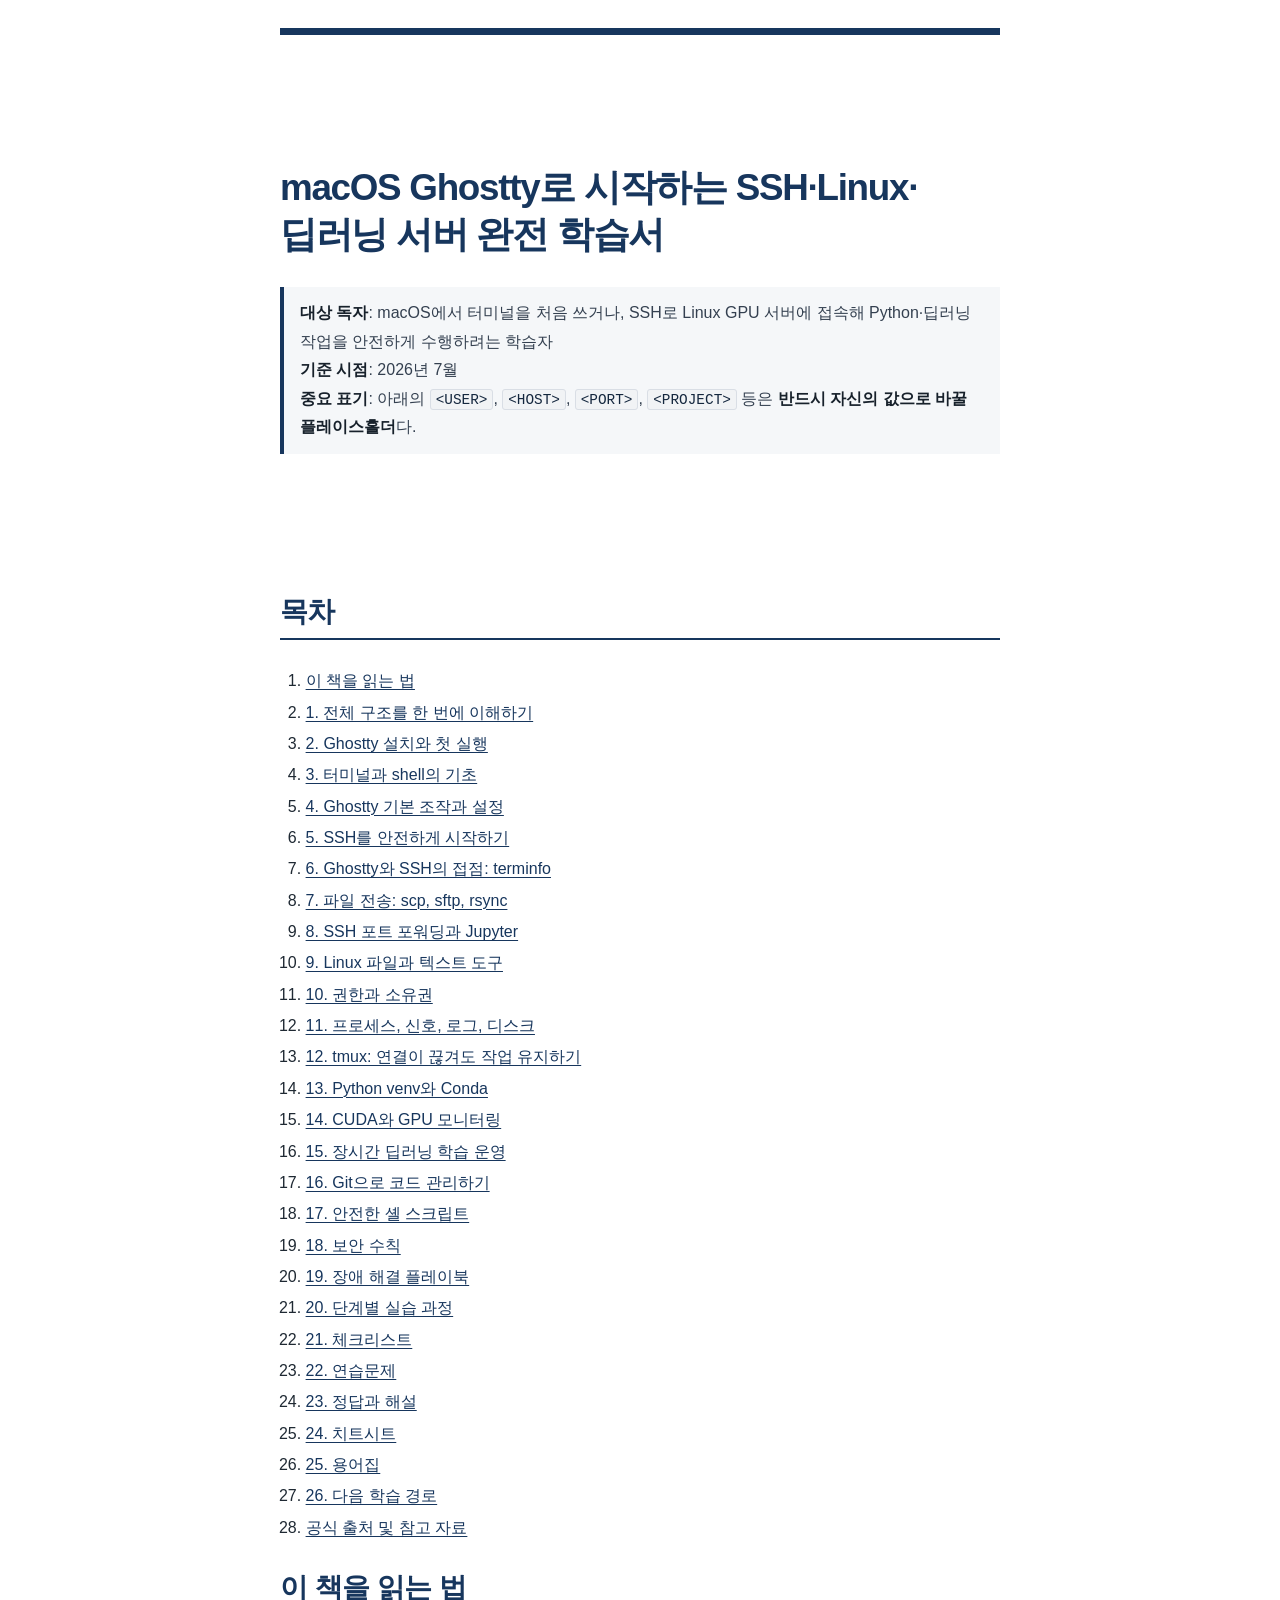
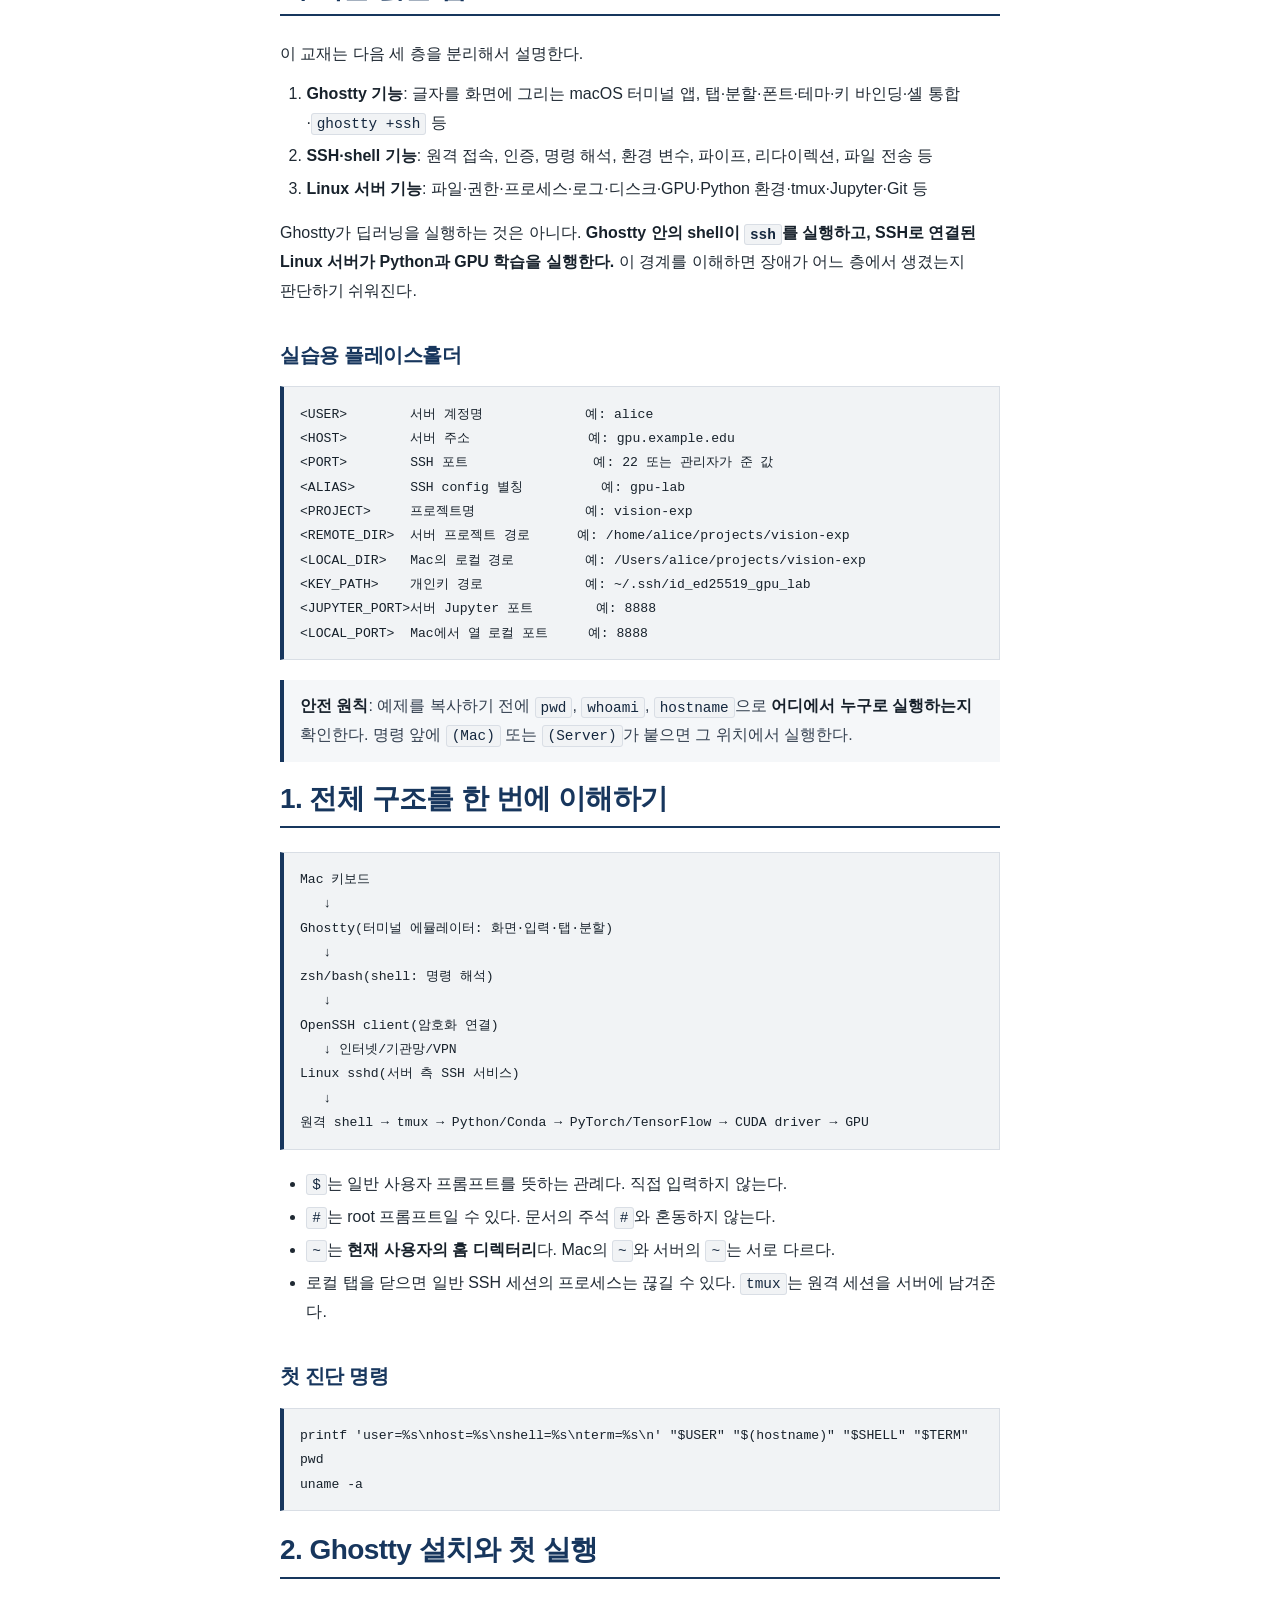
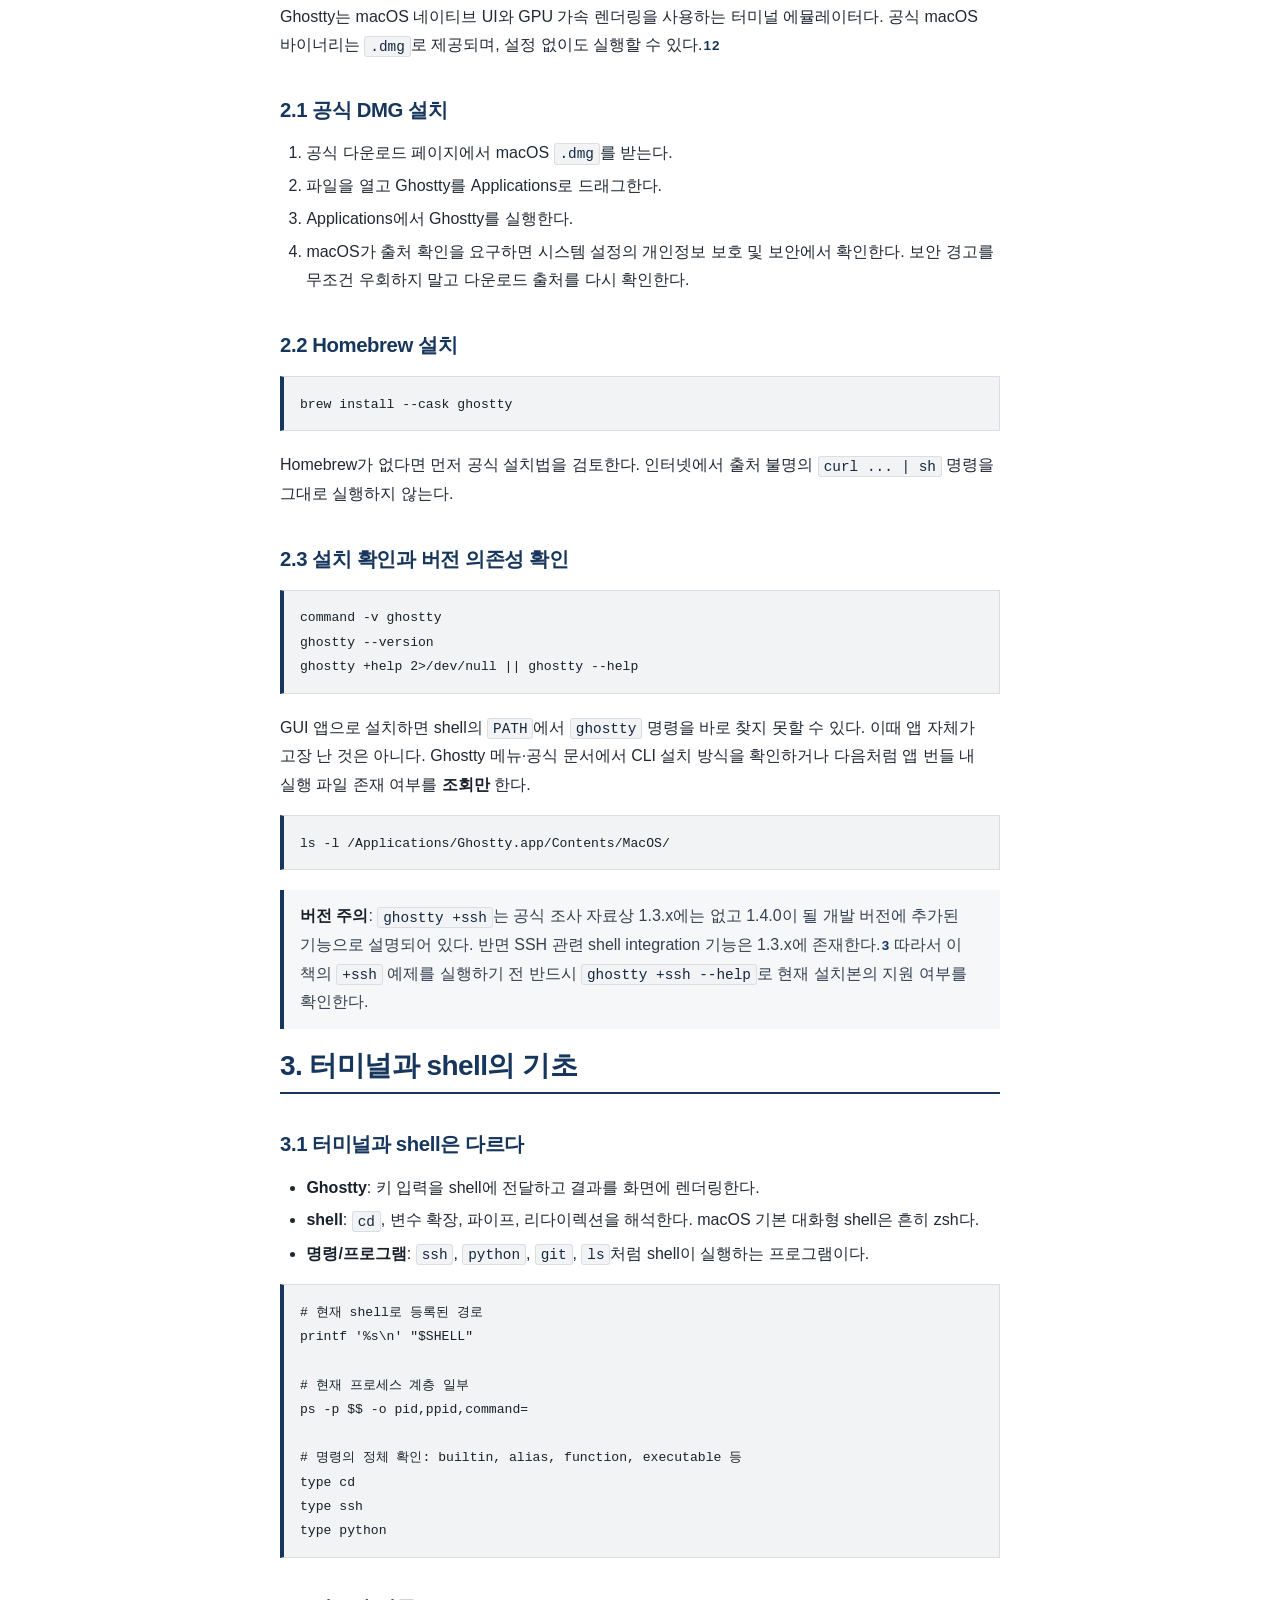
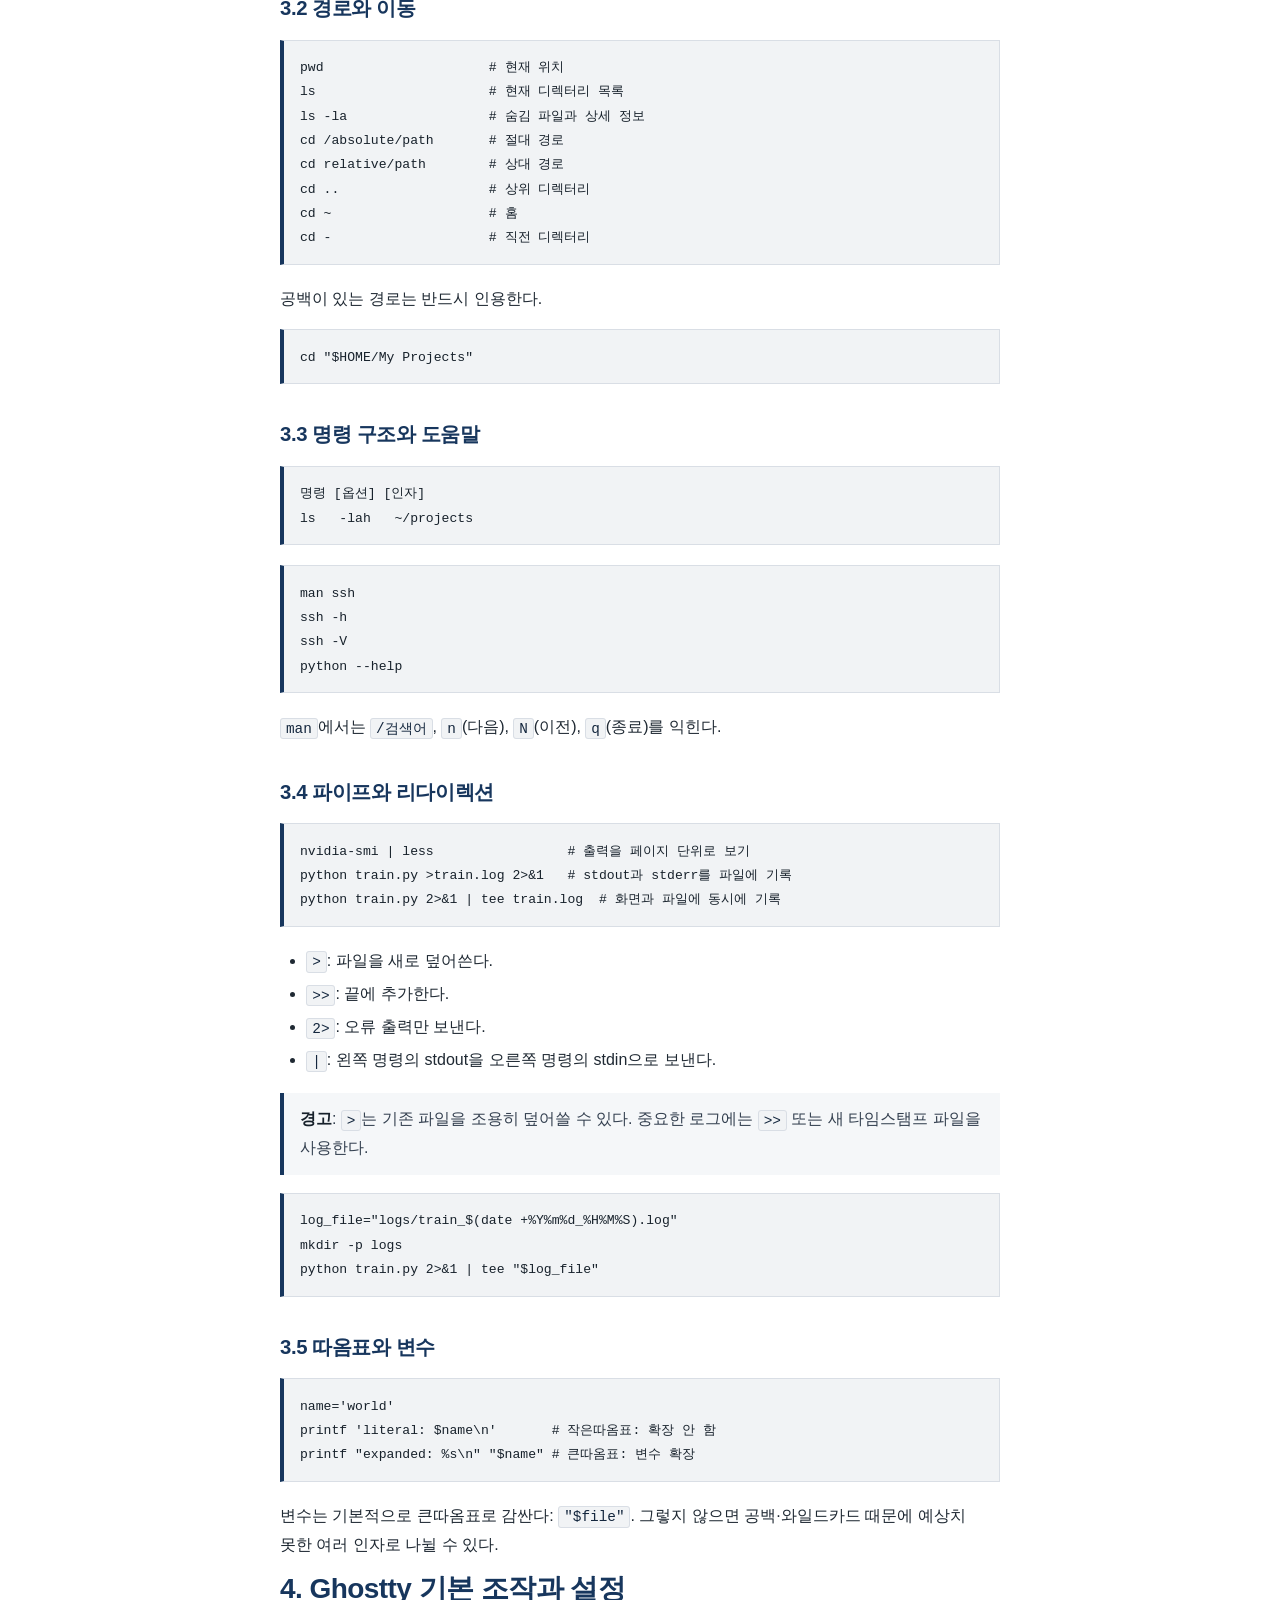
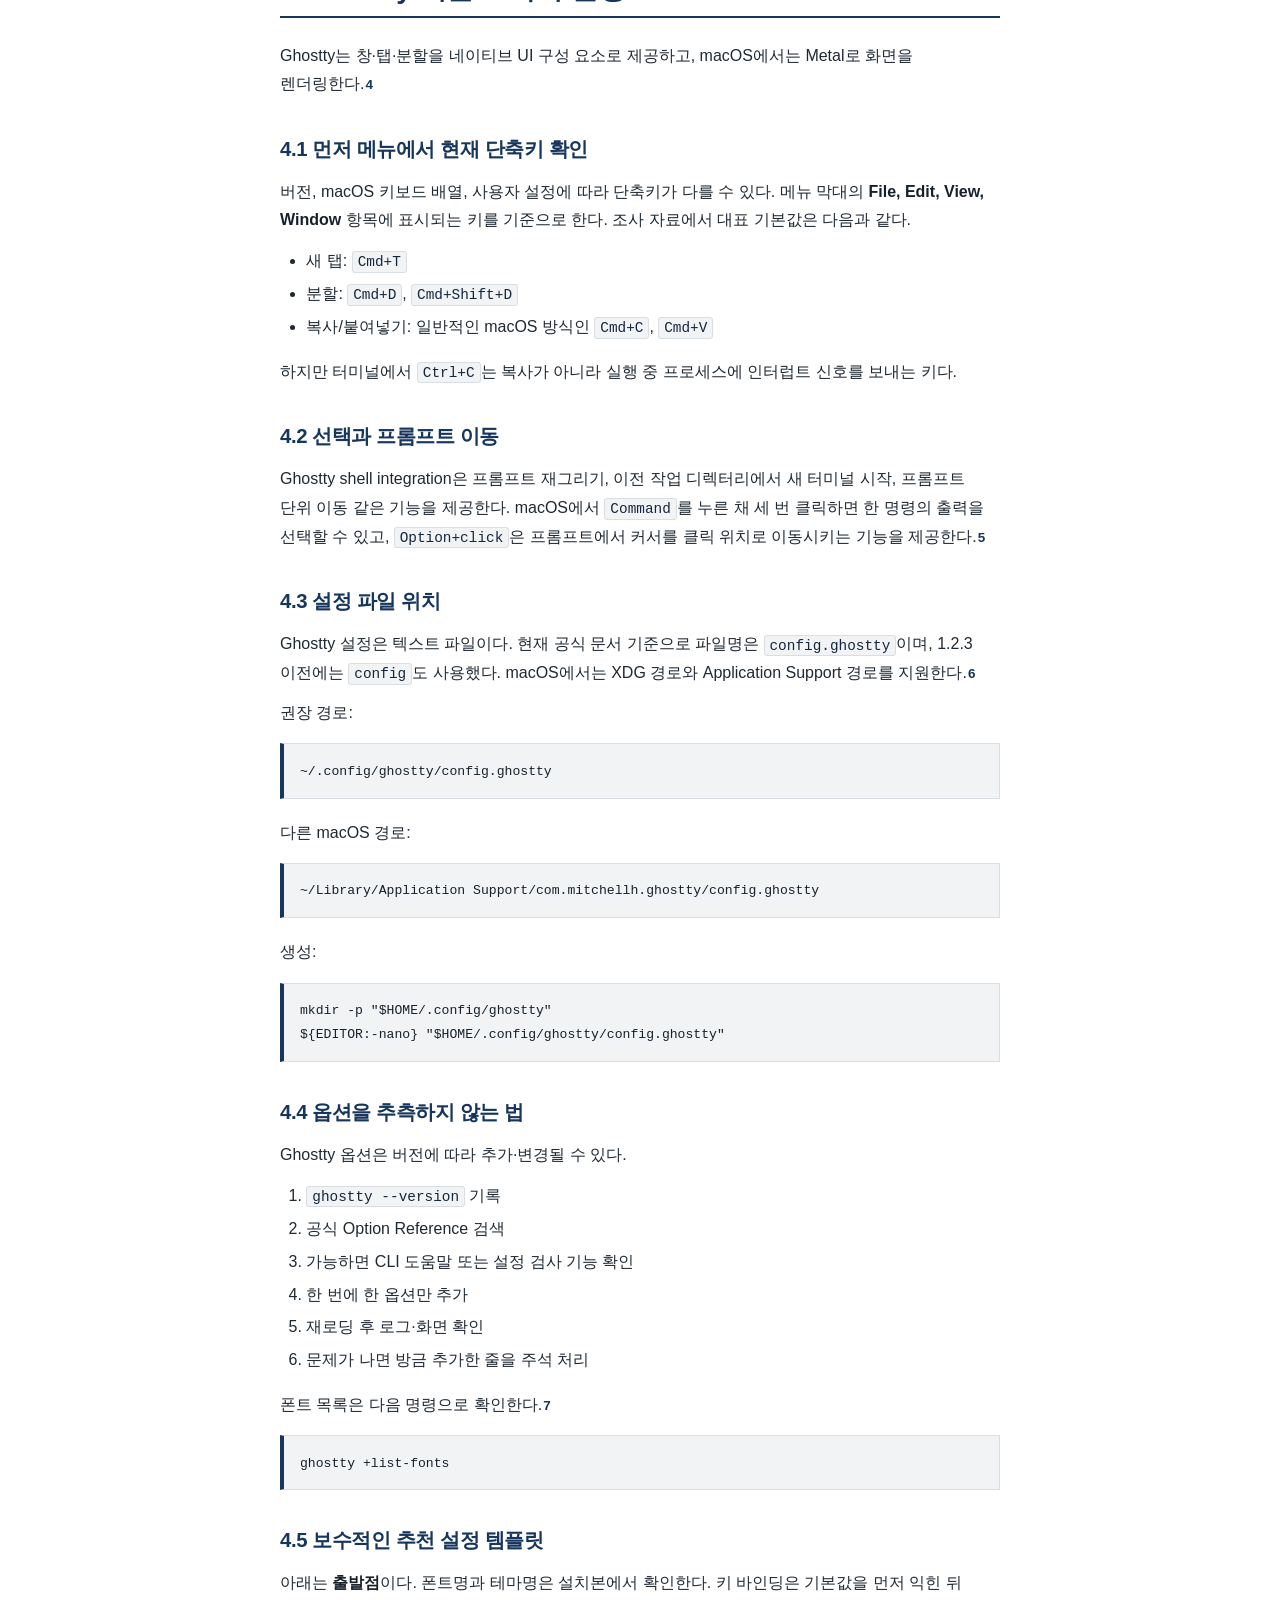
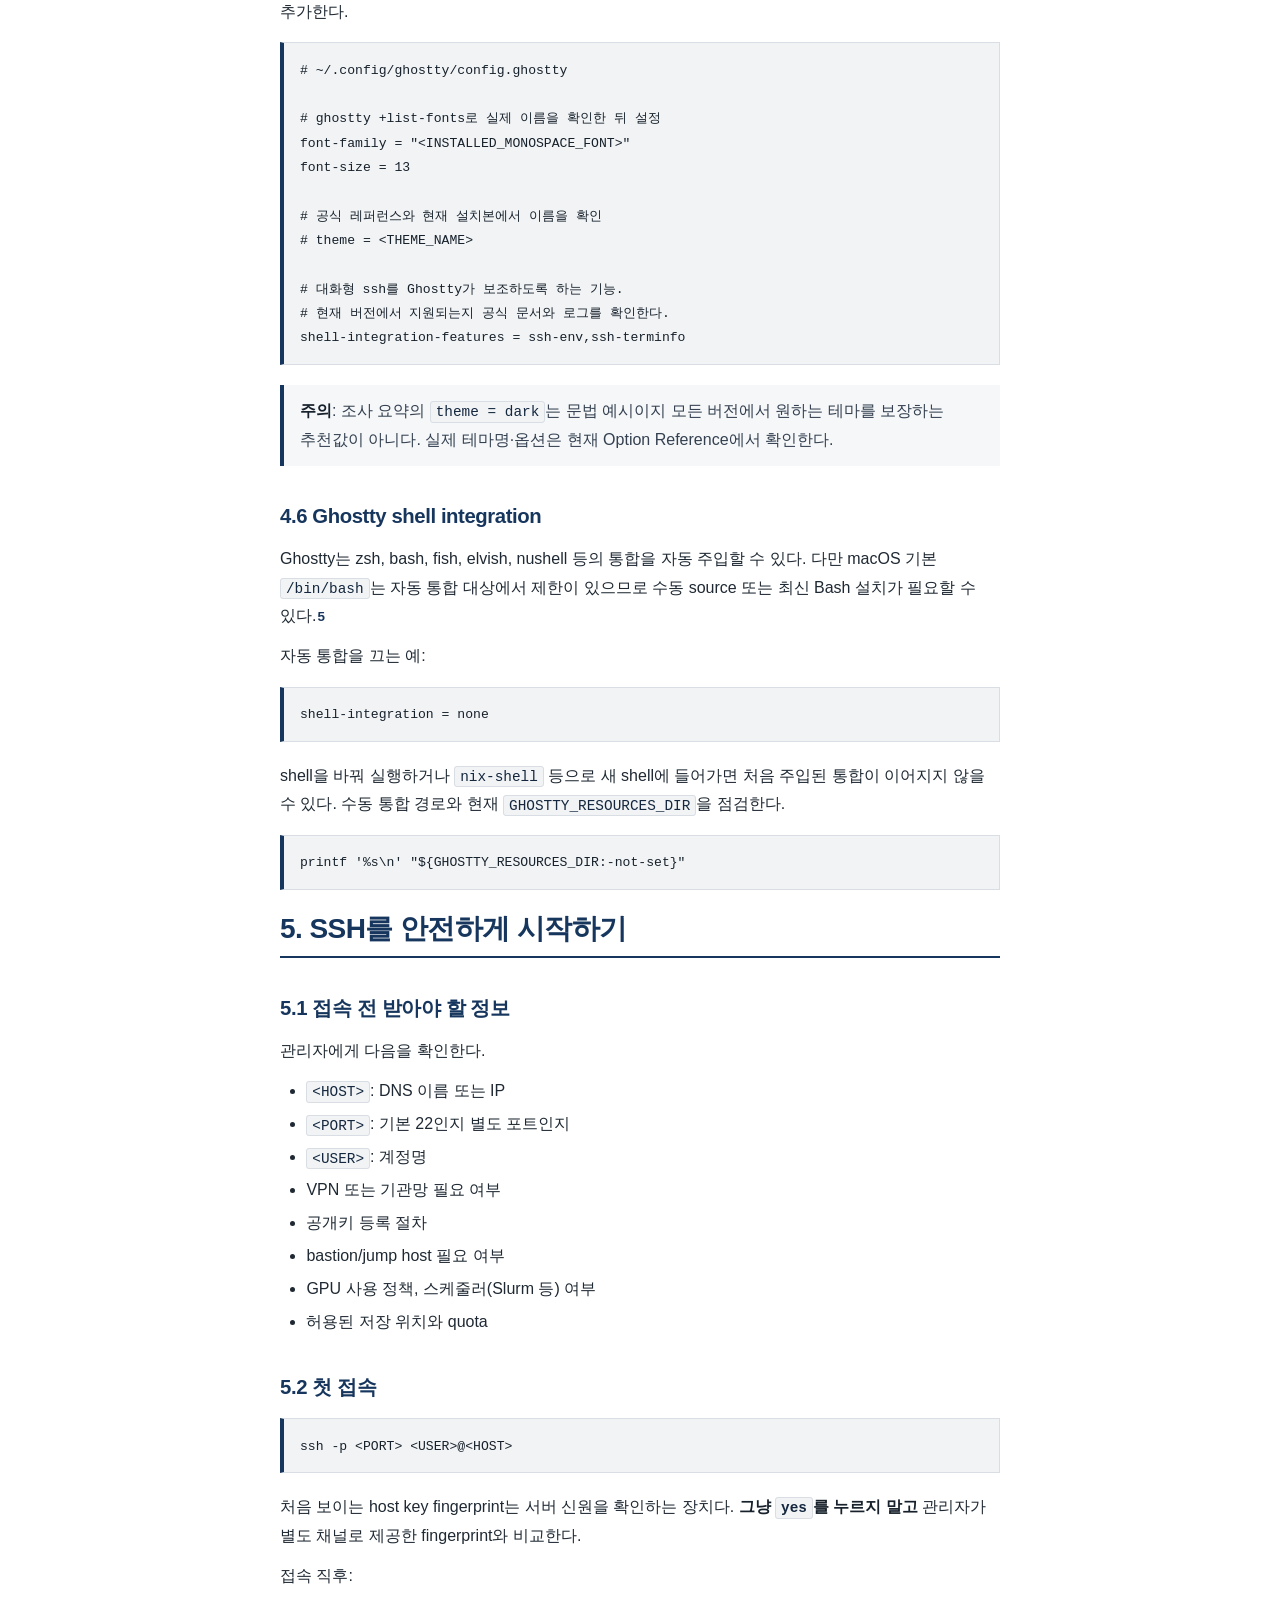
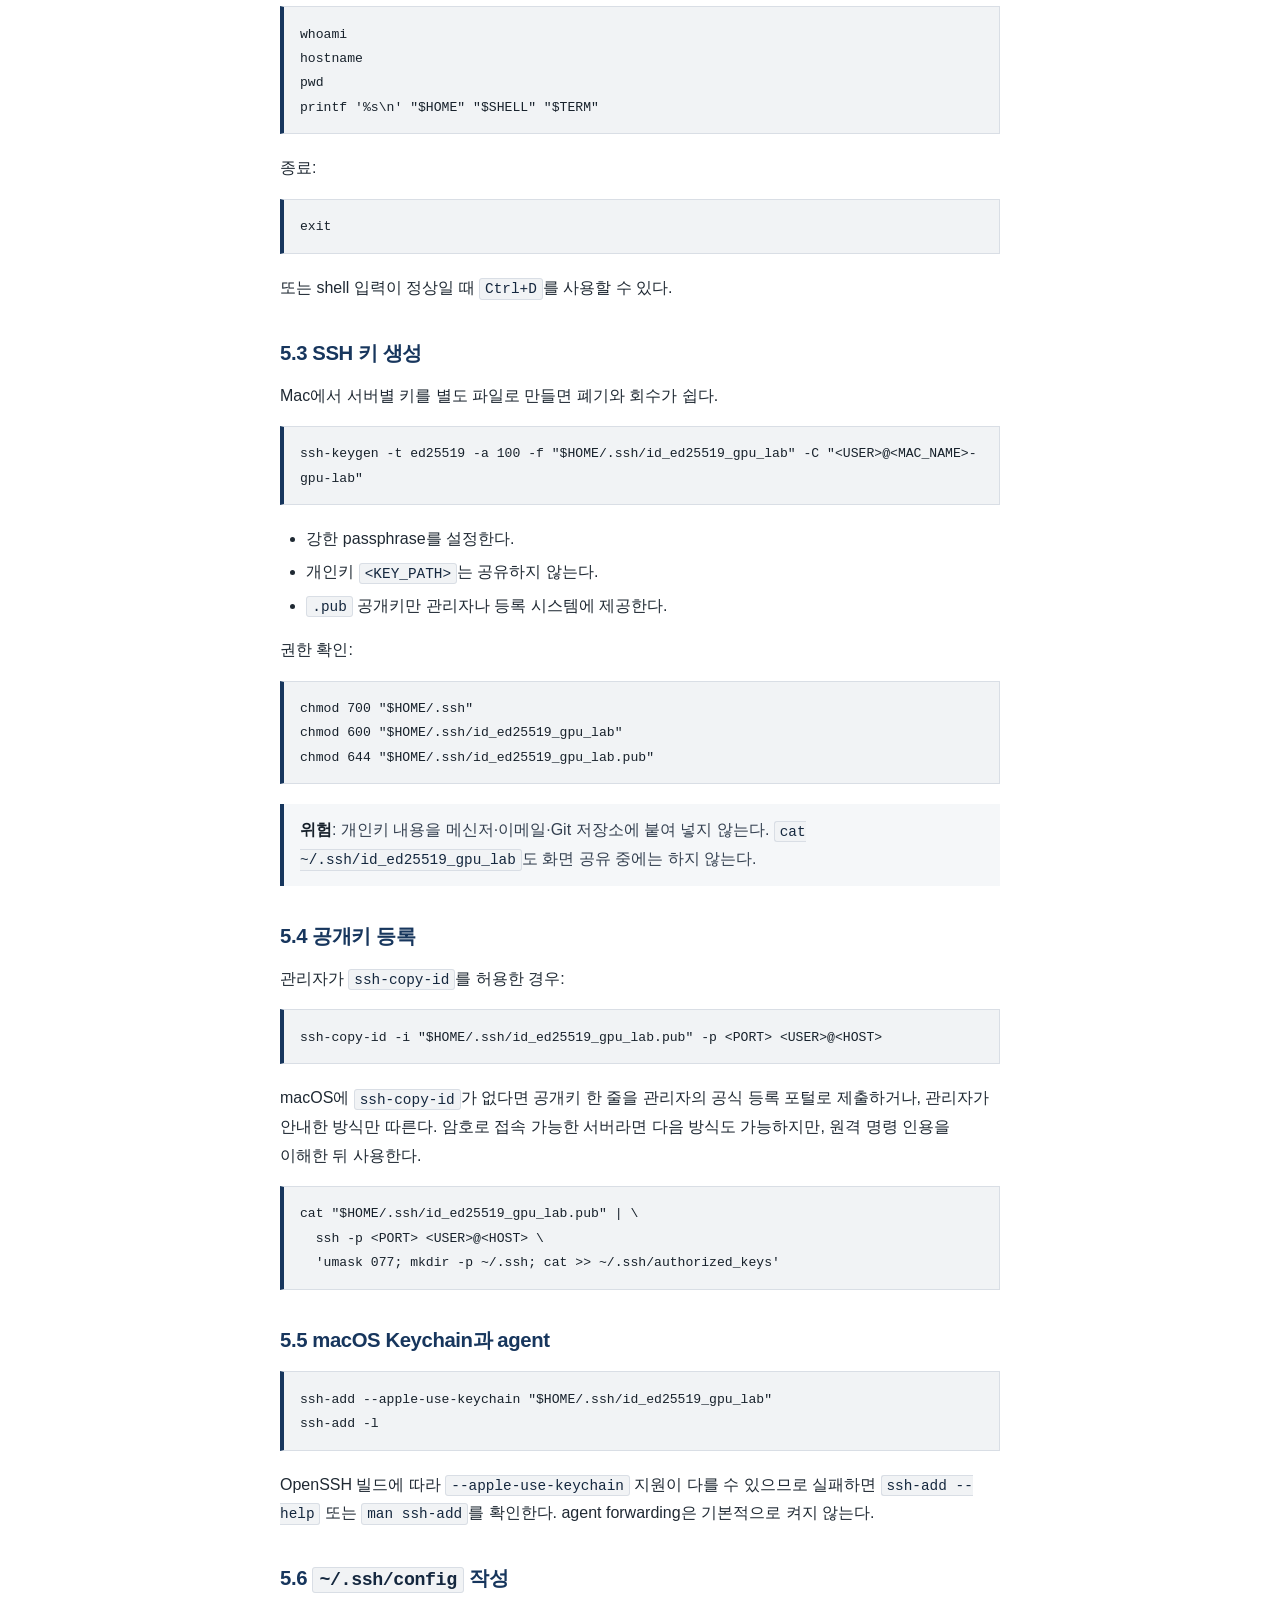
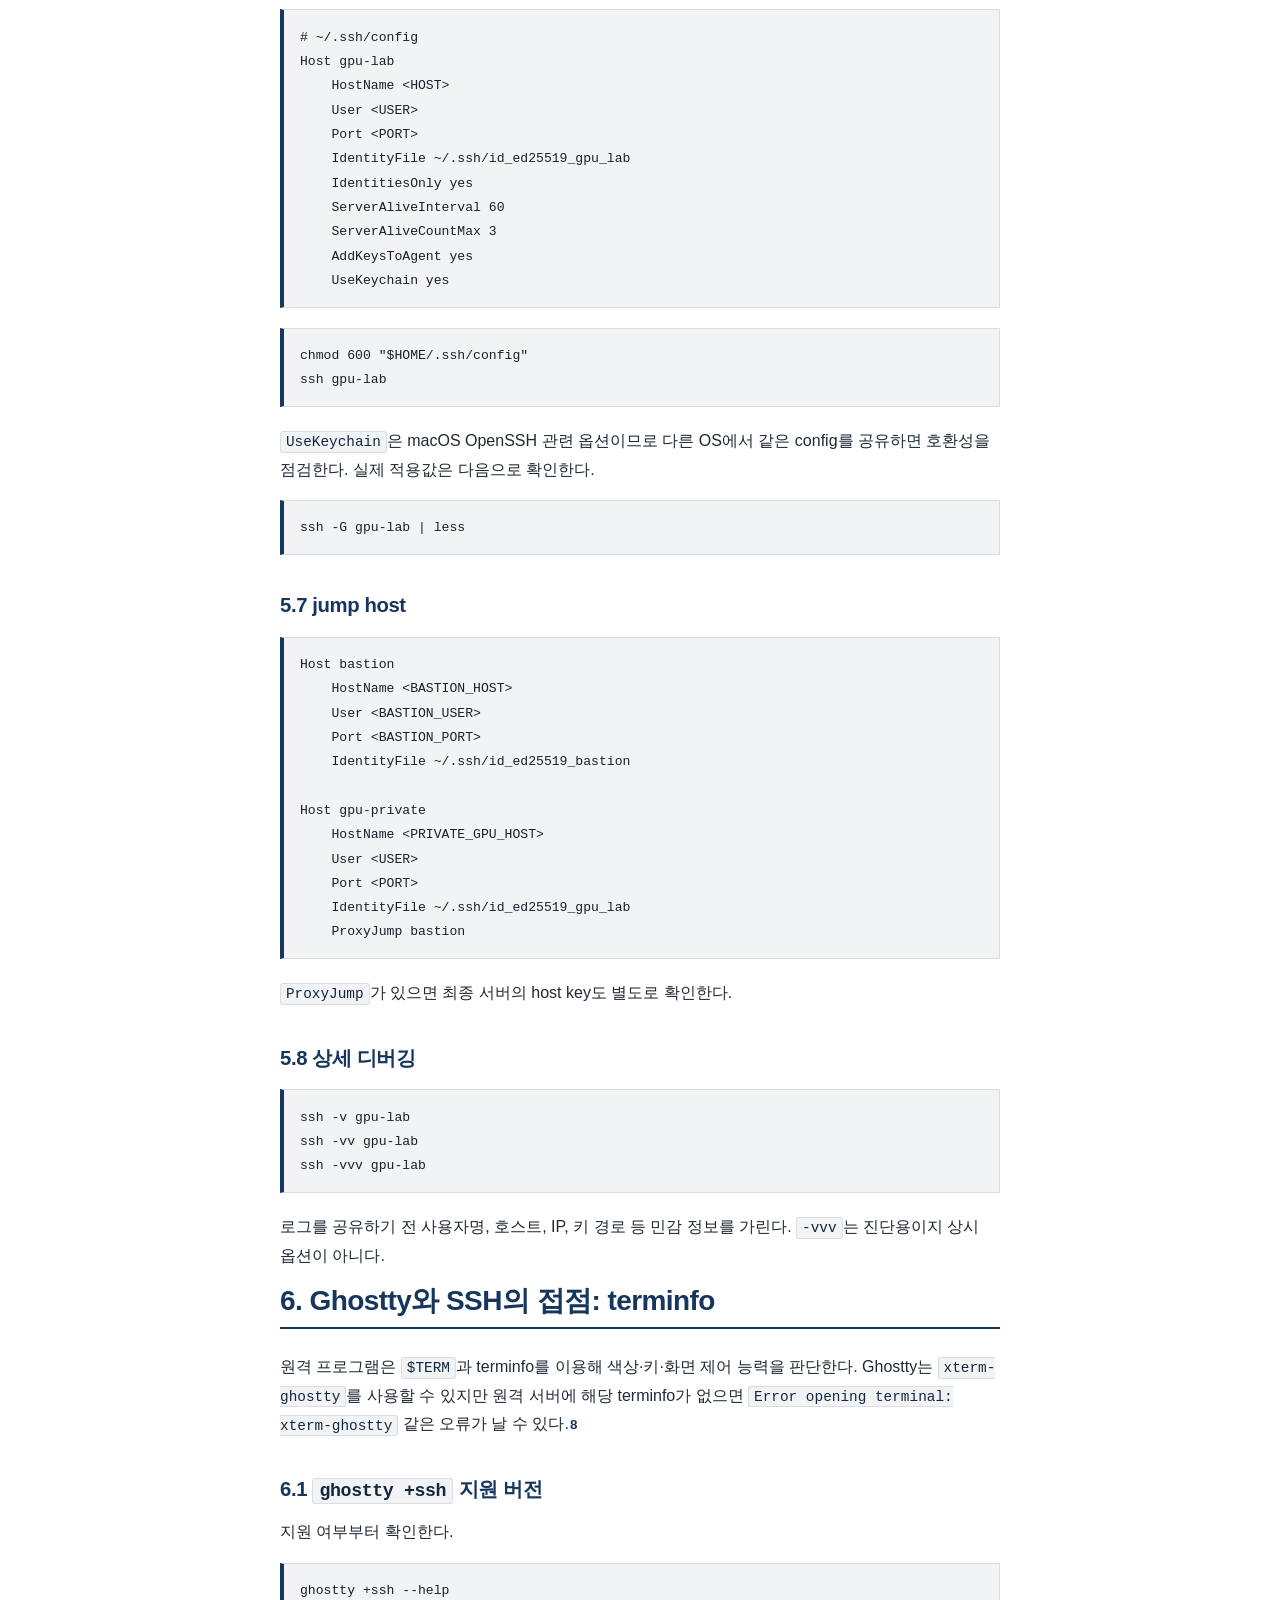
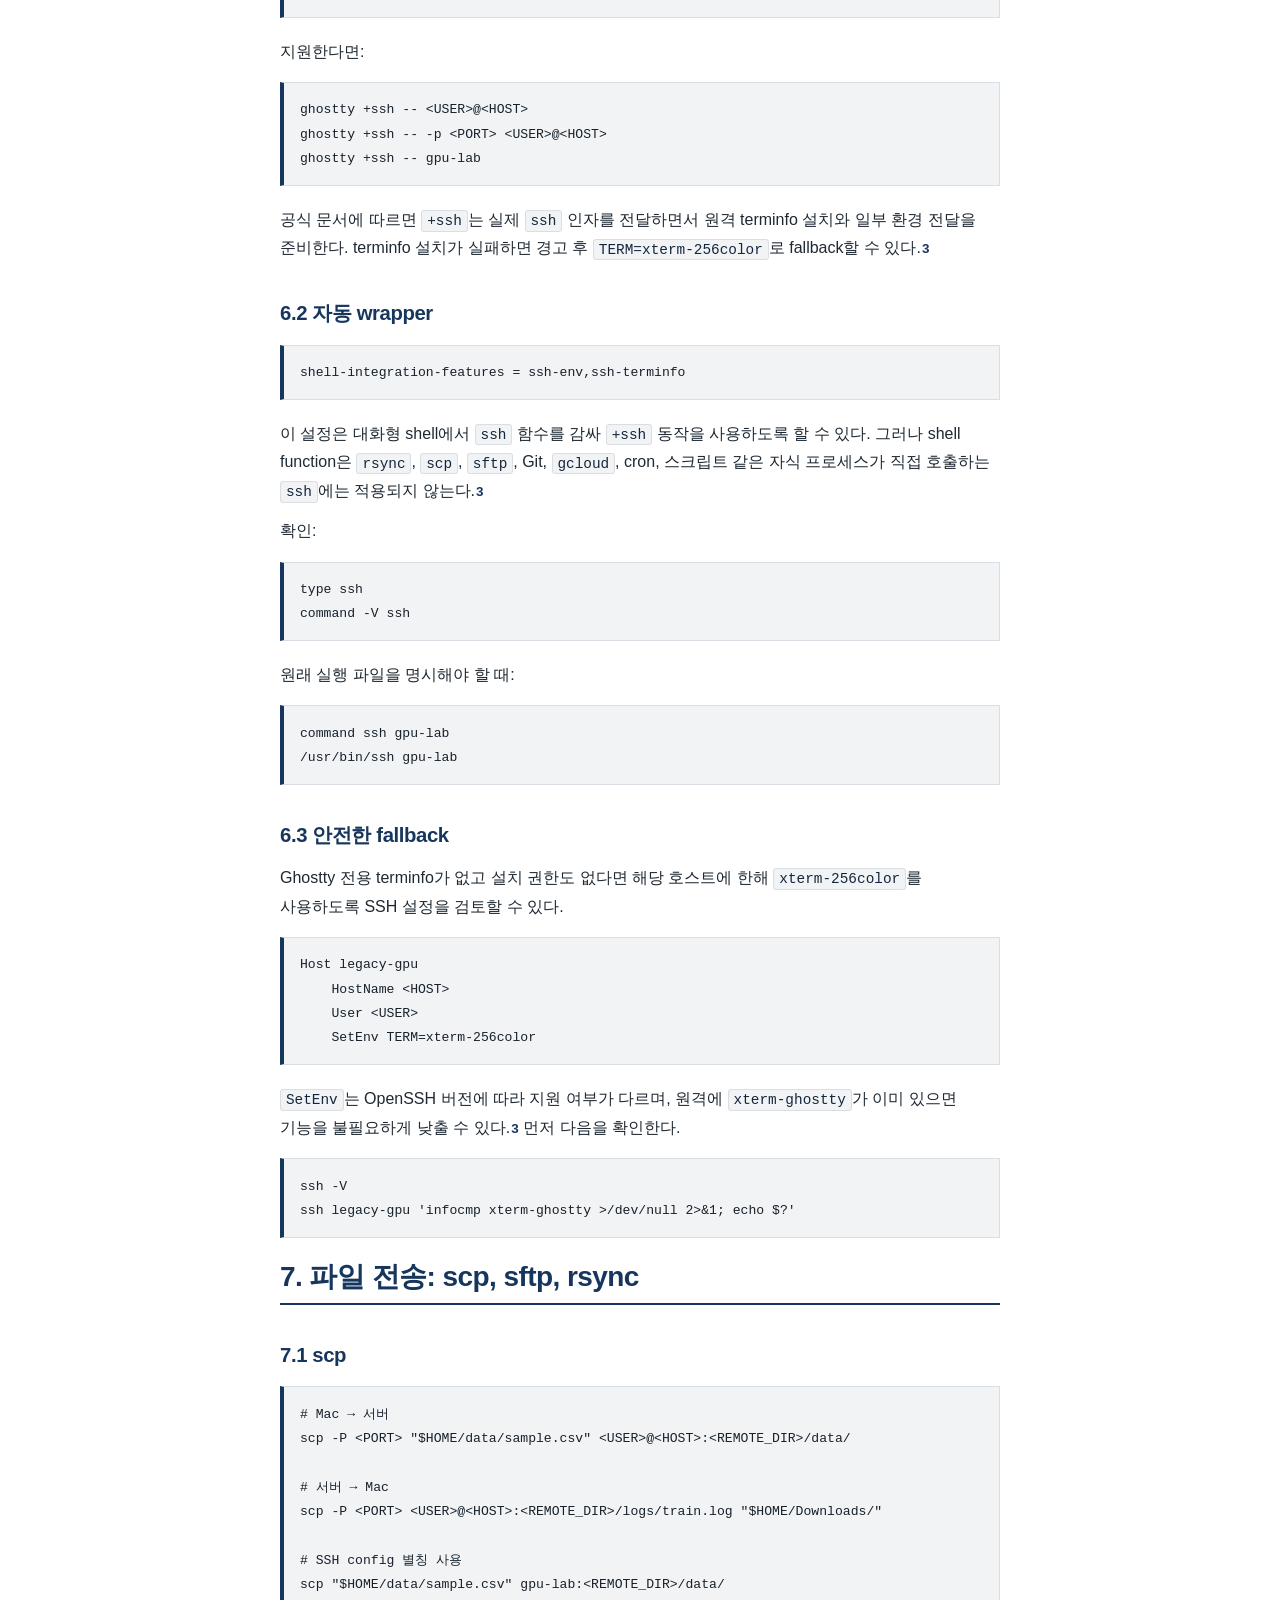
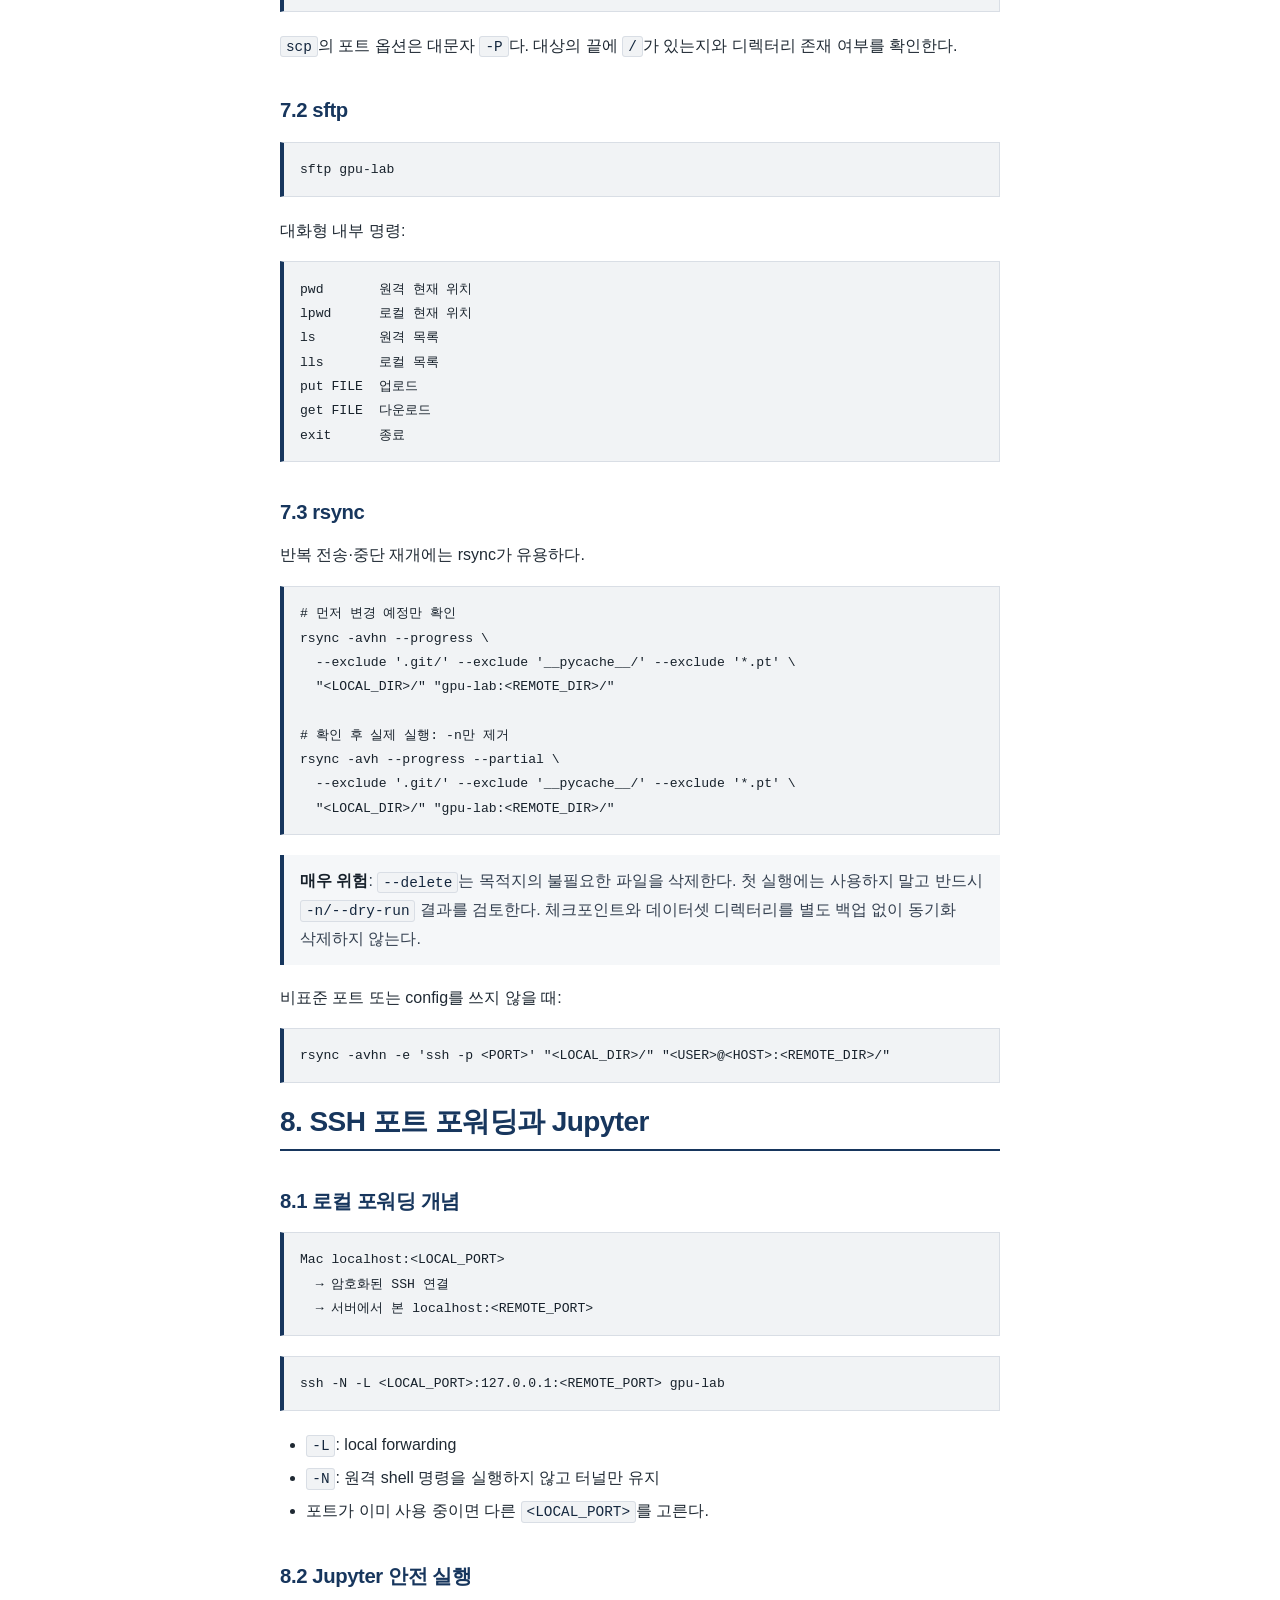
<file: ghostty_mac.html>
<!DOCTYPE html><html lang="ko"><head>
<meta charset="utf-8">
<meta name="viewport" content="width=device-width, initial-scale=1">
<meta name="description" content="macOS Ghostty에서 SSH로 Linux GPU 서버에 접속해 Python과 딥러닝 학습을 안전하게 수행하는 장문 기술 교재">
<title>macOS Ghostty로 시작하는 SSH·Linux·딥러닝 서버 완전 학습서</title>
<style>
@page {
  size: A4;
  margin: 18mm 16mm 20mm;
}
.chapter {
  break-before: page;
  page-break-before: always;
}
.cover {
  break-after: page;
  page-break-after: always;
}
.keep-together,
blockquote,
table,
pre,
.references li {
  break-inside: avoid;
  page-break-inside: avoid;
}
h1, h2, h3, h4, h5, h6 {
  break-after: avoid;
  page-break-after: avoid;
}
thead {
  display: table-header-group;
}
tr {
  break-inside: avoid;
  page-break-inside: avoid;
}
:root {
  color-scheme: light;
  --accent: #17365d;
  --text: #1f2933;
  --muted: #5d6875;
  --line: #d9dee5;
  --soft: #f5f7f9;
  --code: #f1f3f5;
}
* {
  box-sizing: border-box;
}
html {
  background: #ffffff;
  color: var(--text);
  font-family: -apple-system, BlinkMacSystemFont, "Apple SD Gothic Neo", "Noto Sans KR", "Malgun Gothic", sans-serif;
  font-size: 16px;
  line-height: 1.78;
  text-rendering: optimizeLegibility;
  -webkit-font-smoothing: antialiased;
}
body {
  margin: 0;
  background: #ffffff;
}
article {
  width: calc(100% - 32px);
  max-width: 720px;
  margin: 0 auto;
  padding: 28px 0 64px;
}
.cover {
  padding: 34mm 0 24mm;
  border-top: 7px solid var(--accent);
}
.cover h1 {
  max-width: 100%;
  margin: 0 0 24px;
  color: var(--accent);
  font-size: clamp(1.9rem, 5.2vw, 2.3rem);
  line-height: 1.3;
  letter-spacing: -0.035em;
  font-weight: 700;
  word-break: keep-all;
  overflow-wrap: anywhere;
}
.cover blockquote {
  margin-top: 28px;
}
.toc {
  padding: 8mm 0 2mm;
}
.toc h2 {
  margin-top: 0;
}
.toc ol {
  columns: 1;
  padding-left: 1.6rem;
}
.toc li {
  margin: 0.18rem 0;
}
h1, h2, h3, h4, h5, h6 {
  color: var(--accent);
  font-weight: 700;
  letter-spacing: -0.02em;
}
h2 {
  margin: 0 0 1.5rem;
  padding-bottom: 0.48rem;
  border-bottom: 2px solid var(--accent);
  font-size: 1.75rem;
  line-height: 1.35;
}
h3 {
  margin: 2.25rem 0 0.85rem;
  font-size: 1.27rem;
  line-height: 1.45;
}
h4 {
  margin: 1.75rem 0 0.65rem;
  font-size: 1.08rem;
}
p {
  margin: 0.72rem 0;
  word-break: keep-all;
  overflow-wrap: anywhere;
}
ul, ol {
  margin: 0.75rem 0 1rem;
  padding-left: 1.65rem;
}
li {
  margin: 0.28rem 0;
}
li > ul, li > ol {
  margin-top: 0.25rem;
  margin-bottom: 0.25rem;
}
a {
  color: var(--accent);
  text-decoration: underline;
  text-decoration-thickness: 1px;
  text-underline-offset: 0.16em;
}
a:hover, a:focus {
  text-decoration-thickness: 2px;
}
.inline_marker {
  margin-left: 0.08em;
  font-size: 0.84em;
  font-weight: 700;
  white-space: nowrap;
  text-decoration: none;
}
strong {
  color: #17212b;
  font-weight: 700;
}
blockquote {
  margin: 1.15rem 0;
  padding: 0.75rem 1rem;
  border-left: 4px solid var(--accent);
  background: var(--soft);
  color: #344050;
}
blockquote p:first-child {
  margin-top: 0;
}
blockquote p:last-child {
  margin-bottom: 0;
}
code, kbd, samp {
  font-family: ui-monospace, SFMono-Regular, Menlo, Monaco, Consolas, "Liberation Mono", monospace;
  font-size: 0.9em;
}
:not(pre) > code {
  padding: 0.12em 0.34em;
  border: 1px solid var(--line);
  border-radius: 3px;
  background: var(--code);
  color: #14273e;
  overflow-wrap: anywhere;
}
pre {
  margin: 1rem 0 1.25rem;
  padding: 0.9rem 1rem;
  border: 1px solid var(--line);
  border-left: 4px solid var(--accent);
  background: var(--code);
  color: #17212b;
  line-height: 1.52;
  white-space: pre-wrap;
  overflow-wrap: anywhere;
  word-break: break-word;
}
pre code {
  padding: 0;
  border: 0;
  background: transparent;
  color: inherit;
  font-size: 0.82rem;
}
table {
  width: 100%;
  margin: 1.15rem 0 1.45rem;
  border-collapse: collapse;
  table-layout: fixed;
  font-size: 0.91rem;
}
th, td {
  padding: 0.58rem 0.62rem;
  border: 1px solid var(--line);
  text-align: left;
  vertical-align: top;
  word-break: break-word;
  overflow-wrap: anywhere;
}
th {
  background: var(--soft);
  color: var(--accent);
  font-weight: 700;
}
.task-list-item {
  list-style: none;
  margin-left: -1.25rem;
}
.task-list-item input[type="checkbox"] {
  width: 0.95rem;
  height: 0.95rem;
  margin: 0 0.48rem 0 0;
  accent-color: var(--accent);
  vertical-align: -0.12rem;
}
.references {
  padding-left: 1.65rem;
}
.references li {
  margin: 0.85rem 0;
  overflow-wrap: anywhere;
}
.reference-title {
  font-weight: 700;
}
hr {
  margin: 2rem 0;
  border: 0;
  border-top: 1px solid var(--line);
}
@media print {
  html {
    font-size: 10.5pt;
  }
  body, article {
    background: #ffffff;
  }
  article {
    width: 100%;
    max-width: 180mm;
    padding: 0;
  }
  a {
    color: var(--accent);
  }
}
</style>

</head><body>
<article aria-labelledby="document-title" data-cid="5zsDbH"><header class="cover" data-cid="bLfPUM"><h1 id="document-title" data-cid="bFd4NB">macOS Ghostty로 시작하는 SSH·Linux·딥러닝 서버 완전 학습서</h1>
<blockquote data-cid="lKluPf">
<p data-cid="FW6MXJ"><strong data-cid="QaQSyh">대상 독자</strong>: macOS에서 터미널을 처음 쓰거나, SSH로 Linux GPU 서버에 접속해 Python·딥러닝 작업을 안전하게 수행하려는 학습자<br data-cid="dMsHmp">
<strong data-cid="u6m3KM">기준 시점</strong>: 2026년 7월<br data-cid="Z2GuK0">
<strong data-cid="-F9njw">중요 표기</strong>: 아래의 <code data-cid="2GdVRA">&lt;USER&gt;</code>, <code data-cid="OdX5Xt">&lt;HOST&gt;</code>, <code data-cid="8Gzg77">&lt;PORT&gt;</code>, <code data-cid="Cro66w">&lt;PROJECT&gt;</code> 등은 <strong data-cid="FE9tNL">반드시 자신의 값으로 바꿀 플레이스홀더</strong>다.</p>
</blockquote>
</header><section aria-labelledby="toc-title" class="toc" data-cid="ou5iXi"><h2 id="toc-title" data-cid="zqHjRo">목차</h2><ol data-cid="6tC3gy"><li data-cid="CImoe1"><a href="#chapter-01" data-cid="MF7tX2">이 책을 읽는 법</a></li><li data-cid="-1hw6t"><a href="#chapter-02" data-cid="Gc1lum">1. 전체 구조를 한 번에 이해하기</a></li><li data-cid="2U6Zhz"><a href="#chapter-03" data-cid="uXtX59">2. Ghostty 설치와 첫 실행</a></li><li data-cid="NPlGlL"><a href="#chapter-04" data-cid="CqkKix">3. 터미널과 shell의 기초</a></li><li data-cid="T9Ro4p"><a href="#chapter-05" data-cid="FJ2H9Z">4. Ghostty 기본 조작과 설정</a></li><li data-cid="yG3msC"><a href="#chapter-06" data-cid="jKxRSG">5. SSH를 안전하게 시작하기</a></li><li data-cid="bAvvZQ"><a href="#chapter-07" data-cid="5GE1Ef">6. Ghostty와 SSH의 접점: terminfo</a></li><li data-cid="oOCyY6"><a href="#chapter-08" data-cid="IetQ26">7. 파일 전송: scp, sftp, rsync</a></li><li data-cid="J3nfWj"><a href="#chapter-09" data-cid="xRywFB">8. SSH 포트 포워딩과 Jupyter</a></li><li data-cid="p6EK4M"><a href="#chapter-10" data-cid="ODpQSA">9. Linux 파일과 텍스트 도구</a></li><li data-cid="G1XO6F"><a href="#chapter-11" data-cid="miyypS">10. 권한과 소유권</a></li><li data-cid="P8p3S0"><a href="#chapter-12" data-cid="P0RLy3">11. 프로세스, 신호, 로그, 디스크</a></li><li data-cid="lfCl_e"><a href="#chapter-13" data-cid="SiTTgj">12. tmux: 연결이 끊겨도 작업 유지하기</a></li><li data-cid="_dArGV"><a href="#chapter-14" data-cid="-PWuGE">13. Python venv와 Conda</a></li><li data-cid="hliXWo"><a href="#chapter-15" data-cid="otKg_0">14. CUDA와 GPU 모니터링</a></li><li data-cid="tgCS81"><a href="#chapter-16" data-cid="8ZtnWh">15. 장시간 딥러닝 학습 운영</a></li><li data-cid="SLBApg"><a href="#chapter-17" data-cid="jznkTZ">16. Git으로 코드 관리하기</a></li><li data-cid="MB1fA-"><a href="#chapter-18" data-cid="ArcwDI">17. 안전한 셸 스크립트</a></li><li data-cid="--8n-D"><a href="#chapter-19" data-cid="Zpe12-">18. 보안 수칙</a></li><li data-cid="gc8rbi"><a href="#chapter-20" data-cid="I9udrt">19. 장애 해결 플레이북</a></li><li data-cid="aeSL-p"><a href="#chapter-21" data-cid="vXMvHx">20. 단계별 실습 과정</a></li><li data-cid="nhYPL9"><a href="#chapter-22" data-cid="tcks7j">21. 체크리스트</a></li><li data-cid="PxZy-r"><a href="#chapter-23" data-cid="MqKDns">22. 연습문제</a></li><li data-cid="iUFcqA"><a href="#chapter-24" data-cid="ZHPCu_">23. 정답과 해설</a></li><li data-cid="GccaDo"><a href="#chapter-25" data-cid="waFvjm">24. 치트시트</a></li><li data-cid="3oDwHh"><a href="#chapter-26" data-cid="D-Z63R">25. 용어집</a></li><li data-cid="g0oKIX"><a href="#chapter-27" data-cid="2XelDV">26. 다음 학습 경로</a></li><li data-cid="kF7zhv"><a href="#chapter-28" data-cid="jnxnwf">공식 출처 및 참고 자료</a></li></ol></section><section aria-labelledby="chapter-01" class="chapter" data-cid="39ZIDT"><h2 id="chapter-01" data-cid="tJkGQY">이 책을 읽는 법</h2>
<p data-cid="45-T9q">이 교재는 다음 세 층을 분리해서 설명한다.</p>
<ol data-cid="CFgm7O">
<li data-cid="_fT68y"><strong data-cid="HUGbFN">Ghostty 기능</strong>: 글자를 화면에 그리는 macOS 터미널 앱, 탭·분할·폰트·테마·키 바인딩·셸 통합·<code data-cid="-1epXw">ghostty +ssh</code> 등</li>
<li data-cid="yc8b3-"><strong data-cid="7kh0z4">SSH·shell 기능</strong>: 원격 접속, 인증, 명령 해석, 환경 변수, 파이프, 리다이렉션, 파일 전송 등</li>
<li data-cid="G4XG9R"><strong data-cid="K-Q3_x">Linux 서버 기능</strong>: 파일·권한·프로세스·로그·디스크·GPU·Python 환경·tmux·Jupyter·Git 등</li>
</ol>
<p data-cid="iwh9zY">Ghostty가 딥러닝을 실행하는 것은 아니다. <strong data-cid="LEBmjE">Ghostty 안의 shell이 <code data-cid="2V1A2e">ssh</code>를 실행하고, SSH로 연결된 Linux 서버가 Python과 GPU 학습을 실행한다.</strong> 이 경계를 이해하면 장애가 어느 층에서 생겼는지 판단하기 쉬워진다.</p>
<h3 data-cid="Nr-1th">실습용 플레이스홀더</h3>
<pre data-cid="HzCwK7"><code class="language-text" data-cid="ohlsw5">&lt;USER&gt;        서버 계정명             예: alice
&lt;HOST&gt;        서버 주소               예: gpu.example.edu
&lt;PORT&gt;        SSH 포트                예: 22 또는 관리자가 준 값
&lt;ALIAS&gt;       SSH config 별칭          예: gpu-lab
&lt;PROJECT&gt;     프로젝트명              예: vision-exp
&lt;REMOTE_DIR&gt;  서버 프로젝트 경로      예: /home/alice/projects/vision-exp
&lt;LOCAL_DIR&gt;   Mac의 로컬 경로         예: /Users/alice/projects/vision-exp
&lt;KEY_PATH&gt;    개인키 경로             예: ~/.ssh/id_ed25519_gpu_lab
&lt;JUPYTER_PORT&gt;서버 Jupyter 포트        예: 8888
&lt;LOCAL_PORT&gt;  Mac에서 열 로컬 포트     예: 8888
</code></pre>
<blockquote data-cid="w_cGuN">
<p data-cid="nVrGqW"><strong data-cid="_oU9ZD">안전 원칙</strong>: 예제를 복사하기 전에 <code data-cid="xfDouL">pwd</code>, <code data-cid="x7fxLI">whoami</code>, <code data-cid="Ch3E4Z">hostname</code>으로 <strong data-cid="qJmcdk">어디에서 누구로 실행하는지</strong> 확인한다. 명령 앞에 <code data-cid="Zjiz0A">(Mac)</code> 또는 <code data-cid="cPfhg5">(Server)</code>가 붙으면 그 위치에서 실행한다.</p>
</blockquote>
</section><section aria-labelledby="chapter-02" class="chapter" data-cid="adQlCm"><h2 id="chapter-02" data-cid="Agj4Tb">1. 전체 구조를 한 번에 이해하기</h2>
<pre data-cid="kghQ9u"><code class="language-text" data-cid="knp4RT">Mac 키보드
   ↓
Ghostty(터미널 에뮬레이터: 화면·입력·탭·분할)
   ↓
zsh/bash(shell: 명령 해석)
   ↓
OpenSSH client(암호화 연결)
   ↓ 인터넷/기관망/VPN
Linux sshd(서버 측 SSH 서비스)
   ↓
원격 shell → tmux → Python/Conda → PyTorch/TensorFlow → CUDA driver → GPU
</code></pre>
<ul data-cid="j_YRex">
<li data-cid="h2c2Sn"><code data-cid="KzxxXO">$</code>는 일반 사용자 프롬프트를 뜻하는 관례다. 직접 입력하지 않는다.</li>
<li data-cid="6B4ETo"><code data-cid="qr82QM">#</code>는 root 프롬프트일 수 있다. 문서의 주석 <code data-cid="Qoe9eN">#</code>와 혼동하지 않는다.</li>
<li data-cid="KjraG0"><code data-cid="pS43W-">~</code>는 <strong data-cid="_sCybz">현재 사용자의 홈 디렉터리</strong>다. Mac의 <code data-cid="UXjxwP">~</code>와 서버의 <code data-cid="o9fP8_">~</code>는 서로 다르다.</li>
<li data-cid="_5oSBs">로컬 탭을 닫으면 일반 SSH 세션의 프로세스는 끊길 수 있다. <code data-cid="sQnpqu">tmux</code>는 원격 세션을 서버에 남겨준다.</li>
</ul>
<h3 data-cid="T868jD">첫 진단 명령</h3>
<pre data-cid="JtJwX7"><code class="language-bash" data-cid="FF2ILA">printf 'user=%s\nhost=%s\nshell=%s\nterm=%s\n' "$USER" "$(hostname)" "$SHELL" "$TERM"
pwd
uname -a
</code></pre>
</section><section aria-labelledby="chapter-03" class="chapter" data-cid="q2A070"><h2 id="chapter-03" data-cid="9y4U6K">2. Ghostty 설치와 첫 실행</h2>
<p data-cid="6VKS8p">Ghostty는 macOS 네이티브 UI와 GPU 가속 렌더링을 사용하는 터미널 에뮬레이터다. 공식 macOS 바이너리는 <code data-cid="LHpRTz">.dmg</code>로 제공되며, 설정 없이도 실행할 수 있다.<a aria-label="참고문헌 1" class="inline_marker" href="#ref1" data-cid="NfSh8U">1</a><a aria-label="참고문헌 2" class="inline_marker" href="#ref2" data-cid="C406qX">2</a></p>
<h3 data-cid="tBPFy6">2.1 공식 DMG 설치</h3>
<ol data-cid="rFiJ-i">
<li data-cid="16o4yb">공식 다운로드 페이지에서 macOS <code data-cid="dDaEsM">.dmg</code>를 받는다.</li>
<li data-cid="v0W8-2">파일을 열고 Ghostty를 Applications로 드래그한다.</li>
<li data-cid="d3_BYv">Applications에서 Ghostty를 실행한다.</li>
<li data-cid="adDCAM">macOS가 출처 확인을 요구하면 시스템 설정의 개인정보 보호 및 보안에서 확인한다. 보안 경고를 무조건 우회하지 말고 다운로드 출처를 다시 확인한다.</li>
</ol>
<h3 data-cid="PYWNHJ">2.2 Homebrew 설치</h3>
<pre data-cid="nHfB_2"><code class="language-bash" data-cid="ROZXT1">brew install --cask ghostty
</code></pre>
<p data-cid="XfPtn9">Homebrew가 없다면 먼저 공식 설치법을 검토한다. 인터넷에서 출처 불명의 <code data-cid="kqQq9x">curl ... | sh</code> 명령을 그대로 실행하지 않는다.</p>
<h3 data-cid="IZVx5N">2.3 설치 확인과 버전 의존성 확인</h3>
<pre data-cid="8OfmEz"><code class="language-bash" data-cid="0GmPea">command -v ghostty
ghostty --version
ghostty +help 2&gt;/dev/null || ghostty --help
</code></pre>
<p data-cid="iLLg-k">GUI 앱으로 설치하면 shell의 <code data-cid="1Eg5a1">PATH</code>에서 <code data-cid="rBFcwG">ghostty</code> 명령을 바로 찾지 못할 수 있다. 이때 앱 자체가 고장 난 것은 아니다. Ghostty 메뉴·공식 문서에서 CLI 설치 방식을 확인하거나 다음처럼 앱 번들 내 실행 파일 존재 여부를 <strong data-cid="MUO92r">조회만</strong> 한다.</p>
<pre data-cid="fCiico"><code class="language-bash" data-cid="rv1Pze">ls -l /Applications/Ghostty.app/Contents/MacOS/
</code></pre>
<blockquote data-cid="rbJK3U">
<p data-cid="7aMUcR"><strong data-cid="S5KzEI">버전 주의</strong>: <code data-cid="CLPfXG">ghostty +ssh</code>는 공식 조사 자료상 1.3.x에는 없고 1.4.0이 될 개발 버전에 추가된 기능으로 설명되어 있다. 반면 SSH 관련 shell integration 기능은 1.3.x에 존재한다.<a aria-label="참고문헌 3" class="inline_marker" href="#ref3" data-cid="iL6JMK">3</a> 따라서 이 책의 <code data-cid="m6Jds0">+ssh</code> 예제를 실행하기 전 반드시 <code data-cid="SWweRJ">ghostty +ssh --help</code>로 현재 설치본의 지원 여부를 확인한다.</p>
</blockquote>
</section><section aria-labelledby="chapter-04" class="chapter" data-cid="8N_3iO"><h2 id="chapter-04" data-cid="oRT7iT">3. 터미널과 shell의 기초</h2>
<h3 data-cid="XOyDTM">3.1 터미널과 shell은 다르다</h3>
<ul data-cid="MARY4M">
<li data-cid="k7eKQ1"><strong data-cid="0rRAzM">Ghostty</strong>: 키 입력을 shell에 전달하고 결과를 화면에 렌더링한다.</li>
<li data-cid="eH9Mz8"><strong data-cid="ZEJrMl">shell</strong>: <code data-cid="fvDJuJ">cd</code>, 변수 확장, 파이프, 리다이렉션을 해석한다. macOS 기본 대화형 shell은 흔히 zsh다.</li>
<li data-cid="cnpYNf"><strong data-cid="Tz-PwE">명령/프로그램</strong>: <code data-cid="ZykEug">ssh</code>, <code data-cid="BbvUtk">python</code>, <code data-cid="0K_yRz">git</code>, <code data-cid="YoO5j6">ls</code>처럼 shell이 실행하는 프로그램이다.</li>
</ul>
<pre data-cid="m9sGq6"><code class="language-bash" data-cid="ow1UXY"># 현재 shell로 등록된 경로
printf '%s\n' "$SHELL"

# 현재 프로세스 계층 일부
ps -p $$ -o pid,ppid,command=

# 명령의 정체 확인: builtin, alias, function, executable 등
type cd
type ssh
type python
</code></pre>
<h3 data-cid="mNJSt_">3.2 경로와 이동</h3>
<pre data-cid="Z-kkaD"><code class="language-bash" data-cid="Lzo4ct">pwd                     # 현재 위치
ls                      # 현재 디렉터리 목록
ls -la                  # 숨김 파일과 상세 정보
cd /absolute/path       # 절대 경로
cd relative/path        # 상대 경로
cd ..                   # 상위 디렉터리
cd ~                    # 홈
cd -                    # 직전 디렉터리
</code></pre>
<p data-cid="thzKzK">공백이 있는 경로는 반드시 인용한다.</p>
<pre data-cid="eahbVA"><code class="language-bash" data-cid="dGZIY9">cd "$HOME/My Projects"
</code></pre>
<h3 data-cid="mdV6AB">3.3 명령 구조와 도움말</h3>
<pre data-cid="x3J3i4"><code class="language-text" data-cid="ZFnRJv">명령 [옵션] [인자]
ls   -lah   ~/projects
</code></pre>
<pre data-cid="Ycb-ZA"><code class="language-bash" data-cid="Z_CtBv">man ssh
ssh -h
ssh -V
python --help
</code></pre>
<p data-cid="GvydZZ"><code data-cid="47mrJG">man</code>에서는 <code data-cid="U-O1AX">/검색어</code>, <code data-cid="MIx7mz">n</code>(다음), <code data-cid="91LMDC">N</code>(이전), <code data-cid="37broa">q</code>(종료)를 익힌다.</p>
<h3 data-cid="LSo6ZY">3.4 파이프와 리다이렉션</h3>
<pre data-cid="8xrZ8B"><code class="language-bash" data-cid="HBXpXF">nvidia-smi | less                 # 출력을 페이지 단위로 보기
python train.py &gt;train.log 2&gt;&amp;1   # stdout과 stderr를 파일에 기록
python train.py 2&gt;&amp;1 | tee train.log  # 화면과 파일에 동시에 기록
</code></pre>
<ul data-cid="7Ll4FW">
<li data-cid="ISxclH"><code data-cid="UWOv8l">&gt;</code>: 파일을 새로 덮어쓴다.</li>
<li data-cid="xoFN_H"><code data-cid="E8XVq2">&gt;&gt;</code>: 끝에 추가한다.</li>
<li data-cid="idbzoC"><code data-cid="MnDKd0">2&gt;</code>: 오류 출력만 보낸다.</li>
<li data-cid="chvkxI"><code data-cid="BqbFeY">|</code>: 왼쪽 명령의 stdout을 오른쪽 명령의 stdin으로 보낸다.</li>
</ul>
<blockquote data-cid="g0sFaN">
<p data-cid="aL6kBg"><strong data-cid="Wn87C2">경고</strong>: <code data-cid="a6_jz6">&gt;</code>는 기존 파일을 조용히 덮어쓸 수 있다. 중요한 로그에는 <code data-cid="RZBz4q">&gt;&gt;</code> 또는 새 타임스탬프 파일을 사용한다.</p>
</blockquote>
<pre data-cid="Wk2Wh5"><code class="language-bash" data-cid="4NoNEM">log_file="logs/train_$(date +%Y%m%d_%H%M%S).log"
mkdir -p logs
python train.py 2&gt;&amp;1 | tee "$log_file"
</code></pre>
<h3 data-cid="H_fy69">3.5 따옴표와 변수</h3>
<pre data-cid="MsVWjn"><code class="language-bash" data-cid="WsI5Yx">name='world'
printf 'literal: $name\n'       # 작은따옴표: 확장 안 함
printf "expanded: %s\n" "$name" # 큰따옴표: 변수 확장
</code></pre>
<p data-cid="khK90m">변수는 기본적으로 큰따옴표로 감싼다: <code data-cid="tE65Qz">"$file"</code>. 그렇지 않으면 공백·와일드카드 때문에 예상치 못한 여러 인자로 나뉠 수 있다.</p>
</section><section aria-labelledby="chapter-05" class="chapter" data-cid="iHnIUd"><h2 id="chapter-05" data-cid="fARoVw">4. Ghostty 기본 조작과 설정</h2>
<p data-cid="gOM_NK">Ghostty는 창·탭·분할을 네이티브 UI 구성 요소로 제공하고, macOS에서는 Metal로 화면을 렌더링한다.<a aria-label="참고문헌 4" class="inline_marker" href="#ref4" data-cid="8KQzpr">4</a></p>
<h3 data-cid="R1ol17">4.1 먼저 메뉴에서 현재 단축키 확인</h3>
<p data-cid="cav7TQ">버전, macOS 키보드 배열, 사용자 설정에 따라 단축키가 다를 수 있다. 메뉴 막대의 <strong data-cid="p1TsM_">File, Edit, View, Window</strong> 항목에 표시되는 키를 기준으로 한다. 조사 자료에서 대표 기본값은 다음과 같다.</p>
<ul data-cid="UebemZ">
<li data-cid="h_kFXW">새 탭: <code data-cid="DkzDz9">Cmd+T</code></li>
<li data-cid="gYN0HG">분할: <code data-cid="dhw7ko">Cmd+D</code>, <code data-cid="cps_E_">Cmd+Shift+D</code></li>
<li data-cid="kMew2s">복사/붙여넣기: 일반적인 macOS 방식인 <code data-cid="EFz1PX">Cmd+C</code>, <code data-cid="v3Gl0n">Cmd+V</code></li>
</ul>
<p data-cid="UYQMyj">하지만 터미널에서 <code data-cid="A79hkz">Ctrl+C</code>는 복사가 아니라 실행 중 프로세스에 인터럽트 신호를 보내는 키다.</p>
<h3 data-cid="YwoRO2">4.2 선택과 프롬프트 이동</h3>
<p data-cid="IKiQEg">Ghostty shell integration은 프롬프트 재그리기, 이전 작업 디렉터리에서 새 터미널 시작, 프롬프트 단위 이동 같은 기능을 제공한다. macOS에서 <code data-cid="BIAk-S">Command</code>를 누른 채 세 번 클릭하면 한 명령의 출력을 선택할 수 있고, <code data-cid="I_nXn8">Option+click</code>은 프롬프트에서 커서를 클릭 위치로 이동시키는 기능을 제공한다.<a aria-label="참고문헌 5" class="inline_marker" href="#ref5" data-cid="OrCFfI">5</a></p>
<h3 data-cid="X8F6BZ">4.3 설정 파일 위치</h3>
<p data-cid="3M2KFW">Ghostty 설정은 텍스트 파일이다. 현재 공식 문서 기준으로 파일명은 <code data-cid="wA57tc">config.ghostty</code>이며, 1.2.3 이전에는 <code data-cid="TUc2Vo">config</code>도 사용했다. macOS에서는 XDG 경로와 Application Support 경로를 지원한다.<a aria-label="참고문헌 6" class="inline_marker" href="#ref6" data-cid="0nyLsn">6</a></p>
<p data-cid="fIWjwW">권장 경로:</p>
<pre data-cid="nW3fls"><code class="language-text" data-cid="n11I1E">~/.config/ghostty/config.ghostty
</code></pre>
<p data-cid="BFQr46">다른 macOS 경로:</p>
<pre data-cid="Su2DD8"><code class="language-text" data-cid="IBbNRk">~/Library/Application Support/com.mitchellh.ghostty/config.ghostty
</code></pre>
<p data-cid="0c32U8">생성:</p>
<pre data-cid="SLtfor"><code class="language-bash" data-cid="xlXtH0">mkdir -p "$HOME/.config/ghostty"
${EDITOR:-nano} "$HOME/.config/ghostty/config.ghostty"
</code></pre>
<h3 data-cid="YAjm1l">4.4 옵션을 추측하지 않는 법</h3>
<p data-cid="s_lG8o">Ghostty 옵션은 버전에 따라 추가·변경될 수 있다.</p>
<ol data-cid="0_YHo2">
<li data-cid="NoLG04"><code data-cid="yVYVkU">ghostty --version</code> 기록</li>
<li data-cid="Ua5NVQ">공식 Option Reference 검색</li>
<li data-cid="Rjw9Uf">가능하면 CLI 도움말 또는 설정 검사 기능 확인</li>
<li data-cid="XodLaQ">한 번에 한 옵션만 추가</li>
<li data-cid="sa-CB2">재로딩 후 로그·화면 확인</li>
<li data-cid="vtlpjo">문제가 나면 방금 추가한 줄을 주석 처리</li>
</ol>
<p data-cid="k8YHxU">폰트 목록은 다음 명령으로 확인한다.<a aria-label="참고문헌 7" class="inline_marker" href="#ref7" data-cid="19rKq6">7</a></p>
<pre data-cid="cSyiMl"><code class="language-bash" data-cid="HGT4yX">ghostty +list-fonts
</code></pre>
<h3 data-cid="oop65q">4.5 보수적인 추천 설정 템플릿</h3>
<p data-cid="HkCCJB">아래는 <strong data-cid="2FLulO">출발점</strong>이다. 폰트명과 테마명은 설치본에서 확인한다. 키 바인딩은 기본값을 먼저 익힌 뒤 추가한다.</p>
<pre data-cid="SMYwSy"><code class="language-ini" data-cid="2UksCZ"># ~/.config/ghostty/config.ghostty

# ghostty +list-fonts로 실제 이름을 확인한 뒤 설정
font-family = "&lt;INSTALLED_MONOSPACE_FONT&gt;"
font-size = 13

# 공식 레퍼런스와 현재 설치본에서 이름을 확인
# theme = &lt;THEME_NAME&gt;

# 대화형 ssh를 Ghostty가 보조하도록 하는 기능.
# 현재 버전에서 지원되는지 공식 문서와 로그를 확인한다.
shell-integration-features = ssh-env,ssh-terminfo
</code></pre>
<blockquote data-cid="NCzAQW">
<p data-cid="DJ16js"><strong data-cid="VoQAUi">주의</strong>: 조사 요약의 <code data-cid="t1WOfg">theme = dark</code>는 문법 예시이지 모든 버전에서 원하는 테마를 보장하는 추천값이 아니다. 실제 테마명·옵션은 현재 Option Reference에서 확인한다.</p>
</blockquote>
<h3 data-cid="QowvAW">4.6 Ghostty shell integration</h3>
<p data-cid="jS_Bhn">Ghostty는 zsh, bash, fish, elvish, nushell 등의 통합을 자동 주입할 수 있다. 다만 macOS 기본 <code data-cid="eR4SCO">/bin/bash</code>는 자동 통합 대상에서 제한이 있으므로 수동 source 또는 최신 Bash 설치가 필요할 수 있다.<a aria-label="참고문헌 5" class="inline_marker" href="#ref5" data-cid="CTK7eN">5</a></p>
<p data-cid="GWKzPi">자동 통합을 끄는 예:</p>
<pre data-cid="FfVaQk"><code class="language-ini" data-cid="exH6tv">shell-integration = none
</code></pre>
<p data-cid="r0ABcj">shell을 바꿔 실행하거나 <code data-cid="I1vxG2">nix-shell</code> 등으로 새 shell에 들어가면 처음 주입된 통합이 이어지지 않을 수 있다. 수동 통합 경로와 현재 <code data-cid="r19vD1">GHOSTTY_RESOURCES_DIR</code>을 점검한다.</p>
<pre data-cid="LjhhvO"><code class="language-bash" data-cid="oFovaK">printf '%s\n' "${GHOSTTY_RESOURCES_DIR:-not-set}"
</code></pre>
</section><section aria-labelledby="chapter-06" class="chapter" data-cid="P-Fjnv"><h2 id="chapter-06" data-cid="NDVLTm">5. SSH를 안전하게 시작하기</h2>
<h3 data-cid="yd-bOO">5.1 접속 전 받아야 할 정보</h3>
<p data-cid="fAlgjV">관리자에게 다음을 확인한다.</p>
<ul data-cid="qQMVbU">
<li data-cid="dWY_t8"><code data-cid="NLC4eW">&lt;HOST&gt;</code>: DNS 이름 또는 IP</li>
<li data-cid="14ffw4"><code data-cid="qxR79n">&lt;PORT&gt;</code>: 기본 22인지 별도 포트인지</li>
<li data-cid="2khfgw"><code data-cid="jVdqCJ">&lt;USER&gt;</code>: 계정명</li>
<li data-cid="vIxRRh">VPN 또는 기관망 필요 여부</li>
<li data-cid="18kCn3">공개키 등록 절차</li>
<li data-cid="-zJcAH">bastion/jump host 필요 여부</li>
<li data-cid="4RSvQK">GPU 사용 정책, 스케줄러(Slurm 등) 여부</li>
<li data-cid="fQZ6mK">허용된 저장 위치와 quota</li>
</ul>
<h3 data-cid="7WijES">5.2 첫 접속</h3>
<pre data-cid="46z1VE"><code class="language-bash" data-cid="I3n2ar">ssh -p &lt;PORT&gt; &lt;USER&gt;@&lt;HOST&gt;
</code></pre>
<p data-cid="I6Ucn3">처음 보이는 host key fingerprint는 서버 신원을 확인하는 장치다. <strong data-cid="TMuV_t">그냥 <code data-cid="sl_vpT">yes</code>를 누르지 말고</strong> 관리자가 별도 채널로 제공한 fingerprint와 비교한다.</p>
<p data-cid="kZcing">접속 직후:</p>
<pre data-cid="ZeDuWj"><code class="language-bash" data-cid="LwM1lr">whoami
hostname
pwd
printf '%s\n' "$HOME" "$SHELL" "$TERM"
</code></pre>
<p data-cid="ojLLBO">종료:</p>
<pre data-cid="oiC8xk"><code class="language-bash" data-cid="GD449O">exit
</code></pre>
<p data-cid="-06SlN">또는 shell 입력이 정상일 때 <code data-cid="-X0b-n">Ctrl+D</code>를 사용할 수 있다.</p>
<h3 data-cid="dSzLjF">5.3 SSH 키 생성</h3>
<p data-cid="DgS7kG">Mac에서 서버별 키를 별도 파일로 만들면 폐기와 회수가 쉽다.</p>
<pre data-cid="NYSfNu"><code class="language-bash" data-cid="Hoeeqb">ssh-keygen -t ed25519 -a 100 -f "$HOME/.ssh/id_ed25519_gpu_lab" -C "&lt;USER&gt;@&lt;MAC_NAME&gt;-gpu-lab"
</code></pre>
<ul data-cid="xjjghM">
<li data-cid="VeAI7E">강한 passphrase를 설정한다.</li>
<li data-cid="wSIg0r">개인키 <code data-cid="w_wmKH">&lt;KEY_PATH&gt;</code>는 공유하지 않는다.</li>
<li data-cid="sd7qy-"><code data-cid="-bDcGG">.pub</code> 공개키만 관리자나 등록 시스템에 제공한다.</li>
</ul>
<p data-cid="-fbuJi">권한 확인:</p>
<pre data-cid="c7i0mK"><code class="language-bash" data-cid="oZQ-O8">chmod 700 "$HOME/.ssh"
chmod 600 "$HOME/.ssh/id_ed25519_gpu_lab"
chmod 644 "$HOME/.ssh/id_ed25519_gpu_lab.pub"
</code></pre>
<blockquote data-cid="e7hr4L">
<p data-cid="nV7xbE"><strong data-cid="Fll7aZ">위험</strong>: 개인키 내용을 메신저·이메일·Git 저장소에 붙여 넣지 않는다. <code data-cid="3Rceue">cat ~/.ssh/id_ed25519_gpu_lab</code>도 화면 공유 중에는 하지 않는다.</p>
</blockquote>
<h3 data-cid="E-LhxY">5.4 공개키 등록</h3>
<p data-cid="KpZ8gC">관리자가 <code data-cid="9RfzHs">ssh-copy-id</code>를 허용한 경우:</p>
<pre data-cid="ohEh4g"><code class="language-bash" data-cid="00tuNR">ssh-copy-id -i "$HOME/.ssh/id_ed25519_gpu_lab.pub" -p &lt;PORT&gt; &lt;USER&gt;@&lt;HOST&gt;
</code></pre>
<p data-cid="b5gm91">macOS에 <code data-cid="Vcyjgz">ssh-copy-id</code>가 없다면 공개키 한 줄을 관리자의 공식 등록 포털로 제출하거나, 관리자가 안내한 방식만 따른다. 암호로 접속 가능한 서버라면 다음 방식도 가능하지만, 원격 명령 인용을 이해한 뒤 사용한다.</p>
<pre data-cid="q0AzB3"><code class="language-bash" data-cid="GjCwPW">cat "$HOME/.ssh/id_ed25519_gpu_lab.pub" | \
  ssh -p &lt;PORT&gt; &lt;USER&gt;@&lt;HOST&gt; \
  'umask 077; mkdir -p ~/.ssh; cat &gt;&gt; ~/.ssh/authorized_keys'
</code></pre>
<h3 data-cid="KQKL4h">5.5 macOS Keychain과 agent</h3>
<pre data-cid="86APAy"><code class="language-bash" data-cid="5EuskV">ssh-add --apple-use-keychain "$HOME/.ssh/id_ed25519_gpu_lab"
ssh-add -l
</code></pre>
<p data-cid="D0mK6X">OpenSSH 빌드에 따라 <code data-cid="NC2K38">--apple-use-keychain</code> 지원이 다를 수 있으므로 실패하면 <code data-cid="7AasgT">ssh-add --help</code> 또는 <code data-cid="rmQtLd">man ssh-add</code>를 확인한다. agent forwarding은 기본적으로 켜지 않는다.</p>
<h3 data-cid="TWAStw">5.6 <code data-cid="Ad-xcL">~/.ssh/config</code> 작성</h3>
<pre data-cid="RUcB6t"><code class="language-sshconfig" data-cid="LRNRBb"># ~/.ssh/config
Host gpu-lab
    HostName &lt;HOST&gt;
    User &lt;USER&gt;
    Port &lt;PORT&gt;
    IdentityFile ~/.ssh/id_ed25519_gpu_lab
    IdentitiesOnly yes
    ServerAliveInterval 60
    ServerAliveCountMax 3
    AddKeysToAgent yes
    UseKeychain yes
</code></pre>
<pre data-cid="ayzo1b"><code class="language-bash" data-cid="I-BEjr">chmod 600 "$HOME/.ssh/config"
ssh gpu-lab
</code></pre>
<p data-cid="jIikZ5"><code data-cid="J-gwk4">UseKeychain</code>은 macOS OpenSSH 관련 옵션이므로 다른 OS에서 같은 config를 공유하면 호환성을 점검한다. 실제 적용값은 다음으로 확인한다.</p>
<pre data-cid="5DBjcb"><code class="language-bash" data-cid="HRsZp4">ssh -G gpu-lab | less
</code></pre>
<h3 data-cid="LdTQQ-">5.7 jump host</h3>
<pre data-cid="_G-xlH"><code class="language-sshconfig" data-cid="7XwmYj">Host bastion
    HostName &lt;BASTION_HOST&gt;
    User &lt;BASTION_USER&gt;
    Port &lt;BASTION_PORT&gt;
    IdentityFile ~/.ssh/id_ed25519_bastion

Host gpu-private
    HostName &lt;PRIVATE_GPU_HOST&gt;
    User &lt;USER&gt;
    Port &lt;PORT&gt;
    IdentityFile ~/.ssh/id_ed25519_gpu_lab
    ProxyJump bastion
</code></pre>
<p data-cid="5VcXYZ"><code data-cid="3Jfx1S">ProxyJump</code>가 있으면 최종 서버의 host key도 별도로 확인한다.</p>
<h3 data-cid="ULGXih">5.8 상세 디버깅</h3>
<pre data-cid="zVYg_4"><code class="language-bash" data-cid="RgqUAC">ssh -v gpu-lab
ssh -vv gpu-lab
ssh -vvv gpu-lab
</code></pre>
<p data-cid="2Gcn30">로그를 공유하기 전 사용자명, 호스트, IP, 키 경로 등 민감 정보를 가린다. <code data-cid="mG1aF_">-vvv</code>는 진단용이지 상시 옵션이 아니다.</p>
</section><section aria-labelledby="chapter-07" class="chapter" data-cid="0VDFCi"><h2 id="chapter-07" data-cid="Mg0ZgT">6. Ghostty와 SSH의 접점: terminfo</h2>
<p data-cid="epuln5">원격 프로그램은 <code data-cid="Ly2y2O">$TERM</code>과 terminfo를 이용해 색상·키·화면 제어 능력을 판단한다. Ghostty는 <code data-cid="woCs1B">xterm-ghostty</code>를 사용할 수 있지만 원격 서버에 해당 terminfo가 없으면 <code data-cid="nfcnHU">Error opening terminal: xterm-ghostty</code> 같은 오류가 날 수 있다.<a aria-label="참고문헌 8" class="inline_marker" href="#ref8" data-cid="hsHuKw">8</a></p>
<h3 data-cid="eLM0UP">6.1 <code data-cid="LTxkzo">ghostty +ssh</code> 지원 버전</h3>
<p data-cid="iXOldq">지원 여부부터 확인한다.</p>
<pre data-cid="cqxUHZ"><code class="language-bash" data-cid="ZGG-sP">ghostty +ssh --help
</code></pre>
<p data-cid="T89dU2">지원한다면:</p>
<pre data-cid="JF5Rt7"><code class="language-bash" data-cid="IEkp-2">ghostty +ssh -- &lt;USER&gt;@&lt;HOST&gt;
ghostty +ssh -- -p &lt;PORT&gt; &lt;USER&gt;@&lt;HOST&gt;
ghostty +ssh -- gpu-lab
</code></pre>
<p data-cid="sPCELp">공식 문서에 따르면 <code data-cid="Tt8_z_">+ssh</code>는 실제 <code data-cid="bw1mkp">ssh</code> 인자를 전달하면서 원격 terminfo 설치와 일부 환경 전달을 준비한다. terminfo 설치가 실패하면 경고 후 <code data-cid="NY50Hr">TERM=xterm-256color</code>로 fallback할 수 있다.<a aria-label="참고문헌 3" class="inline_marker" href="#ref3" data-cid="YBT5HK">3</a></p>
<h3 data-cid="K7gbVf">6.2 자동 wrapper</h3>
<pre data-cid="lkYRzL"><code class="language-ini" data-cid="16Uuv5">shell-integration-features = ssh-env,ssh-terminfo
</code></pre>
<p data-cid="rNO4mv">이 설정은 대화형 shell에서 <code data-cid="_DYON0">ssh</code> 함수를 감싸 <code data-cid="woMIVI">+ssh</code> 동작을 사용하도록 할 수 있다. 그러나 shell function은 <code data-cid="g0p5tf">rsync</code>, <code data-cid="_vQGI0">scp</code>, <code data-cid="IqiU4e">sftp</code>, Git, <code data-cid="83uIbS">gcloud</code>, cron, 스크립트 같은 자식 프로세스가 직접 호출하는 <code data-cid="GvTdae">ssh</code>에는 적용되지 않는다.<a aria-label="참고문헌 3" class="inline_marker" href="#ref3" data-cid="g14MOz">3</a></p>
<p data-cid="n0bCGc">확인:</p>
<pre data-cid="edIv4U"><code class="language-bash" data-cid="cpMxP9">type ssh
command -V ssh
</code></pre>
<p data-cid="7JfD8I">원래 실행 파일을 명시해야 할 때:</p>
<pre data-cid="RJ6ZGH"><code class="language-bash" data-cid="7_kKYR">command ssh gpu-lab
/usr/bin/ssh gpu-lab
</code></pre>
<h3 data-cid="ijbQq0">6.3 안전한 fallback</h3>
<p data-cid="FK8NZO">Ghostty 전용 terminfo가 없고 설치 권한도 없다면 해당 호스트에 한해 <code data-cid="o_LscM">xterm-256color</code>를 사용하도록 SSH 설정을 검토할 수 있다.</p>
<pre data-cid="msRGDI"><code class="language-sshconfig" data-cid="2umx7b">Host legacy-gpu
    HostName &lt;HOST&gt;
    User &lt;USER&gt;
    SetEnv TERM=xterm-256color
</code></pre>
<p data-cid="gA_RhU"><code data-cid="rrU2Sk">SetEnv</code>는 OpenSSH 버전에 따라 지원 여부가 다르며, 원격에 <code data-cid="etKZyv">xterm-ghostty</code>가 이미 있으면 기능을 불필요하게 낮출 수 있다.<a aria-label="참고문헌 3" class="inline_marker" href="#ref3" data-cid="WLgh-0">3</a> 먼저 다음을 확인한다.</p>
<pre data-cid="zrbm1h"><code class="language-bash" data-cid="VSX4Uz">ssh -V
ssh legacy-gpu 'infocmp xterm-ghostty &gt;/dev/null 2&gt;&amp;1; echo $?'
</code></pre>
</section><section aria-labelledby="chapter-08" class="chapter" data-cid="D-GWa_"><h2 id="chapter-08" data-cid="fSEp6Y">7. 파일 전송: scp, sftp, rsync</h2>
<h3 data-cid="O6BFiN">7.1 scp</h3>
<pre data-cid="x-z0kA"><code class="language-bash" data-cid="AbCO8M"># Mac → 서버
scp -P &lt;PORT&gt; "$HOME/data/sample.csv" &lt;USER&gt;@&lt;HOST&gt;:&lt;REMOTE_DIR&gt;/data/

# 서버 → Mac
scp -P &lt;PORT&gt; &lt;USER&gt;@&lt;HOST&gt;:&lt;REMOTE_DIR&gt;/logs/train.log "$HOME/Downloads/"

# SSH config 별칭 사용
scp "$HOME/data/sample.csv" gpu-lab:&lt;REMOTE_DIR&gt;/data/
</code></pre>
<p data-cid="IeDo7M"><code data-cid="ek6jih">scp</code>의 포트 옵션은 대문자 <code data-cid="JGukLX">-P</code>다. 대상의 끝에 <code data-cid="89UOYk">/</code>가 있는지와 디렉터리 존재 여부를 확인한다.</p>
<h3 data-cid="juX6qJ">7.2 sftp</h3>
<pre data-cid="D18sUM"><code class="language-bash" data-cid="RBziYZ">sftp gpu-lab
</code></pre>
<p data-cid="0K71R9">대화형 내부 명령:</p>
<pre data-cid="WUkTOb"><code class="language-text" data-cid="V4yBSa">pwd       원격 현재 위치
lpwd      로컬 현재 위치
ls        원격 목록
lls       로컬 목록
put FILE  업로드
get FILE  다운로드
exit      종료
</code></pre>
<h3 data-cid="VcJK6Q">7.3 rsync</h3>
<p data-cid="tO7oDZ">반복 전송·중단 재개에는 rsync가 유용하다.</p>
<pre data-cid="tD-lV7"><code class="language-bash" data-cid="xGnlNB"># 먼저 변경 예정만 확인
rsync -avhn --progress \
  --exclude '.git/' --exclude '__pycache__/' --exclude '*.pt' \
  "&lt;LOCAL_DIR&gt;/" "gpu-lab:&lt;REMOTE_DIR&gt;/"

# 확인 후 실제 실행: -n만 제거
rsync -avh --progress --partial \
  --exclude '.git/' --exclude '__pycache__/' --exclude '*.pt' \
  "&lt;LOCAL_DIR&gt;/" "gpu-lab:&lt;REMOTE_DIR&gt;/"
</code></pre>
<blockquote data-cid="whL4t_">
<p data-cid="cWmHxD"><strong data-cid="NhHHxz">매우 위험</strong>: <code data-cid="dmPQbl">--delete</code>는 목적지의 불필요한 파일을 삭제한다. 첫 실행에는 사용하지 말고 반드시 <code data-cid="Lyjjyb">-n/--dry-run</code> 결과를 검토한다. 체크포인트와 데이터셋 디렉터리를 별도 백업 없이 동기화 삭제하지 않는다.</p>
</blockquote>
<p data-cid="Tls9VJ">비표준 포트 또는 config를 쓰지 않을 때:</p>
<pre data-cid="cQsa0s"><code class="language-bash" data-cid="HbV3JY">rsync -avhn -e 'ssh -p &lt;PORT&gt;' "&lt;LOCAL_DIR&gt;/" "&lt;USER&gt;@&lt;HOST&gt;:&lt;REMOTE_DIR&gt;/"
</code></pre>
</section><section aria-labelledby="chapter-09" class="chapter" data-cid="vOZhtd"><h2 id="chapter-09" data-cid="1IbSy1">8. SSH 포트 포워딩과 Jupyter</h2>
<h3 data-cid="QRJskv">8.1 로컬 포워딩 개념</h3>
<pre data-cid="oFIPMp"><code class="language-text" data-cid="Bgw8GO">Mac localhost:&lt;LOCAL_PORT&gt;
  → 암호화된 SSH 연결
  → 서버에서 본 localhost:&lt;REMOTE_PORT&gt;
</code></pre>
<pre data-cid="zlnlQD"><code class="language-bash" data-cid="suO72x">ssh -N -L &lt;LOCAL_PORT&gt;:127.0.0.1:&lt;REMOTE_PORT&gt; gpu-lab
</code></pre>
<ul data-cid="HEk25Q">
<li data-cid="wIq-A4"><code data-cid="T7xzGe">-L</code>: local forwarding</li>
<li data-cid="_9fOFr"><code data-cid="8DWqTH">-N</code>: 원격 shell 명령을 실행하지 않고 터널만 유지</li>
<li data-cid="AJA6M3">포트가 이미 사용 중이면 다른 <code data-cid="rqJXks">&lt;LOCAL_PORT&gt;</code>를 고른다.</li>
</ul>
<h3 data-cid="ecph_R">8.2 Jupyter 안전 실행</h3>
<p data-cid="PXlhWo">서버에서:</p>
<pre data-cid="AHYs3z"><code class="language-bash" data-cid="QfCOHF">cd &lt;REMOTE_DIR&gt;
source .venv/bin/activate
jupyter lab --no-browser --ip=127.0.0.1 --port=&lt;JUPYTER_PORT&gt;
</code></pre>
<p data-cid="4b053b">Mac의 새 Ghostty 탭에서:</p>
<pre data-cid="koRQpx"><code class="language-bash" data-cid="7XDFdh">ssh -N -L &lt;LOCAL_PORT&gt;:127.0.0.1:&lt;JUPYTER_PORT&gt; gpu-lab
</code></pre>
<p data-cid="XkoN6F">브라우저:</p>
<pre data-cid="hjL3JK"><code class="language-text" data-cid="zvhxBE">http://127.0.0.1:&lt;LOCAL_PORT&gt;/
</code></pre>
<blockquote data-cid="O-R2ll">
<p data-cid="YEr1Zh"><strong data-cid="dZWueT">보안 경고</strong>: Jupyter를 무심코 <code data-cid="Y5LSnn">--ip=0.0.0.0</code>로 외부에 노출하지 않는다. <code data-cid="rAGbo8">127.0.0.1</code>에 바인딩하고 SSH 터널로 접근한다. 토큰을 채팅이나 저장소에 올리지 않는다.</p>
</blockquote>
<h3 data-cid="hIilWc">8.3 포워딩을 config로 정의</h3>
<pre data-cid="5-ehNz"><code class="language-sshconfig" data-cid="SE4_b5">Host gpu-jupyter
    HostName &lt;HOST&gt;
    User &lt;USER&gt;
    Port &lt;PORT&gt;
    IdentityFile ~/.ssh/id_ed25519_gpu_lab
    LocalForward &lt;LOCAL_PORT&gt; 127.0.0.1:&lt;JUPYTER_PORT&gt;
    ExitOnForwardFailure yes
</code></pre>
<pre data-cid="aZS3nB"><code class="language-bash" data-cid="qCPM6P">ssh -N gpu-jupyter
</code></pre>
<h3 data-cid="tgSm7Y">8.4 원격·동적 포워딩 주의</h3>
<ul data-cid="CSwsuP">
<li data-cid="XHlsF2"><code data-cid="F0x6Y0">-R</code>은 원격 측 포트를 연다. 조직 정책과 <code data-cid="nO62Su">GatewayPorts</code> 설정을 이해하지 못하면 사용하지 않는다.</li>
<li data-cid="lk9iIn"><code data-cid="7Wbet8">-D</code>는 SOCKS 프록시를 만든다. 트래픽 정책을 우회하는 용도로 사용하지 않는다.</li>
</ul>
</section><section aria-labelledby="chapter-10" class="chapter" data-cid="AxXn64"><h2 id="chapter-10" data-cid="0uJD5H">9. Linux 파일과 텍스트 도구</h2>
<pre data-cid="hPGP4Z"><code class="language-bash" data-cid="k_NxhA">mkdir -p projects/&lt;PROJECT&gt;/{src,configs,logs,checkpoints}
touch README.md
cp source.py backup.py
mv old.py src/train.py
</code></pre>
<p data-cid="dLCAkI">조회:</p>
<pre data-cid="t6YtVy"><code class="language-bash" data-cid="mTHndK">find . -maxdepth 2 -type f -print
wc -l src/*.py
head -n 20 logs/train.log
tail -n 50 logs/train.log
tail -F logs/train.log
less logs/train.log
grep -n 'ERROR' logs/train.log
</code></pre>
<blockquote data-cid="TfqWTb">
<p data-cid="FpXegQ"><strong data-cid="hpNXvU">위험 명령</strong>: <code data-cid="ZLKtQe">rm</code>은 휴지통을 거치지 않는다.</p>
</blockquote>
<p data-cid="yb7VkN">안전한 순서:</p>
<pre data-cid="8tRaLS"><code class="language-bash" data-cid="tKuyLX"># 1) 대상 조회
printf 'target=%q\n' "&lt;TARGET&gt;"
ls -ld -- "&lt;TARGET&gt;"

# 2) 파일 하나를 대화형 삭제
rm -i -- "&lt;TARGET_FILE&gt;"

# 3) 디렉터리는 먼저 비었는지 확인
find "&lt;TARGET_DIR&gt;" -maxdepth 2 -print
</code></pre>
<p data-cid="ZPlPeT"><code data-cid="PBqYJp">rm -rf</code>는 프로젝트 루트, 변수, glob과 결합할 때 특히 위험하다. 빈 변수 방어 없이 <code data-cid="PwkQv3">rm -rf "$DIR"/*</code> 같은 코드를 작성하지 않는다. 가능하면 버전 관리·백업·격리 디렉터리를 사용한다.</p>
</section><section aria-labelledby="chapter-11" class="chapter" data-cid="qEkRFm"><h2 id="chapter-11" data-cid="bGvYlx">10. 권한과 소유권</h2>
<pre data-cid="bvkxXX"><code class="language-bash" data-cid="SKXQuy">ls -l file
stat file
id
groups
umask
</code></pre>
<p data-cid="GSC_bF">권한은 소유자(user), 그룹(group), 기타(other)의 읽기(r), 쓰기(w), 실행(x)으로 구성된다.</p>
<pre data-cid="m8S7Li"><code class="language-bash" data-cid="4d2VyI">chmod u+x script.sh
chmod 600 secret.env
chmod 700 ~/.ssh
chmod 644 ~/.ssh/authorized_keys
</code></pre>
<ul data-cid="lABXa4">
<li data-cid="oNqnf8">디렉터리의 <code data-cid="a8rTlE">x</code>는 진입·탐색 권한과 관련된다.</li>
<li data-cid="L7QydV"><code data-cid="25Xtig">chmod 777</code>은 문제를 숨기는 위험한 임시방편이다.</li>
<li data-cid="kdHmqS"><code data-cid="FrAdtc">chown</code>은 보통 root 권한이 필요하다.</li>
</ul>
<blockquote data-cid="jX4AXO">
<p data-cid="rMDoCL"><strong data-cid="UrZ4UG">경고</strong>: <code data-cid="q7754n">sudo chmod -R 777 &lt;DIR&gt;</code> 또는 <code data-cid="so9dfD">sudo chown -R</code>을 원인 파악 없이 실행하지 않는다. 공유 GPU 서버에서는 다른 사용자 데이터와 서비스까지 손상할 수 있다. 먼저 <code data-cid="SpMKDu">namei -l &lt;PATH&gt;</code>, <code data-cid="veNg7C">ls -ld</code>, <code data-cid="Qp0ReK">id</code>, ACL 여부(<code data-cid="qtzGNA">getfacl</code>이 있다면)를 확인하고 관리자에게 문의한다.</p>
</blockquote>
<p data-cid="KXKGIB"><code data-cid="mYQ0Fp">sudo</code> 사용 전 체크:</p>
<pre data-cid="fCJt4w"><code class="language-bash" data-cid="8FV-DT">whoami
pwd
printf '%q\n' "&lt;TARGET_PATH&gt;"
</code></pre>
<p data-cid="-X1DFb">서버에 sudo 권한이 없다는 것은 정상일 수 있다. Python 패키지를 설치하려고 <code data-cid="I7FKS1">sudo pip install</code>을 사용하지 말고 가상환경을 사용한다.</p>
</section><section aria-labelledby="chapter-12" class="chapter" data-cid="6ghn8n"><h2 id="chapter-12" data-cid="OV7tq_">11. 프로세스, 신호, 로그, 디스크</h2>
<h3 data-cid="hy50I_">11.1 프로세스 조회</h3>
<pre data-cid="vRR-a-"><code class="language-bash" data-cid="2ujPGH">ps -u "$USER" -f
pgrep -af python
top
</code></pre>
<p data-cid="i10dbo">가능하다면 <code data-cid="rIQ1-u">htop</code>도 유용하지만 설치 여부는 서버마다 다르다.</p>
<h3 data-cid="4BOaFw">11.2 종료 순서</h3>
<ol data-cid="W7NSwg">
<li data-cid="rY0P7Y">프로그램이 제공하는 정상 종료 사용</li>
<li data-cid="be9nkd"><code data-cid="S0LBJy">Ctrl+C</code>로 SIGINT</li>
<li data-cid="ChEAuN">PID를 확인하고 SIGTERM</li>
<li data-cid="E7C5E2">최후에만 SIGKILL</li>
</ol>
<pre data-cid="ReAtHu"><code class="language-bash" data-cid="qkY2Z6">kill -TERM &lt;PID&gt;
sleep 5
ps -p &lt;PID&gt;
kill -KILL &lt;PID&gt;  # 정말 종료되지 않을 때만
</code></pre>
<blockquote data-cid="hPt70x">
<p data-cid="03SfmI"><strong data-cid="uNmTxF">위험</strong>: <code data-cid="apY27Z">pkill python</code>, <code data-cid="pnIXcK">killall python</code>은 자신의 다른 작업까지 종료할 수 있다. <code data-cid="EmCD0q">pgrep -af</code>로 정확한 PID를 확인한다. 공유 서버에서 다른 사용자 프로세스에 손대지 않는다.</p>
</blockquote>
<h3 data-cid="o6hXRo">11.3 로그 보기</h3>
<pre data-cid="-md44E"><code class="language-bash" data-cid="R9oW9y">tail -F logs/train.log
grep -nE 'ERROR|Traceback|CUDA out of memory' logs/train.log
</code></pre>
<p data-cid="8TVhsH">systemd 서비스 권한이 있다면:</p>
<pre data-cid="yOKMBw"><code class="language-bash" data-cid="iOSrXt">systemctl status &lt;SERVICE&gt;
journalctl -u &lt;SERVICE&gt; --since '1 hour ago'
</code></pre>
<p data-cid="CxDLuX">서비스 재시작은 영향 범위를 알고 관리자 승인 아래 수행한다.</p>
<h3 data-cid="23BIC3">11.4 디스크와 quota</h3>
<pre data-cid="8BTOEw"><code class="language-bash" data-cid="08qD0O">df -h
du -sh .
du -h --max-depth=1 "$HOME" 2&gt;/dev/null | sort -h
quota -s 2&gt;/dev/null || true
</code></pre>
<p data-cid="4SfcQ3"><code data-cid="PsX5aC">df</code>는 파일시스템 전체, <code data-cid="UB6JN8">du</code>는 경로가 차지한 공간을 본다. inode 부족도 확인한다.</p>
<pre data-cid="l2mCqv"><code class="language-bash" data-cid="e4U4jz">df -i
</code></pre>
<p data-cid="hI0_as">큰 파일 찾기:</p>
<pre data-cid="Eb4sff"><code class="language-bash" data-cid="vr0ief">find "$HOME" -type f -size +1G -printf '%s %p\n' 2&gt;/dev/null | sort -n
</code></pre>
<p data-cid="9sGncg"><code data-cid="Fz5L_q">-printf</code>는 GNU <code data-cid="nvsGjF">find</code> 기능이므로 Linux 서버에서 사용한다. macOS BSD <code data-cid="9hXHWG">find</code>에서는 다르다.</p>
</section><section aria-labelledby="chapter-13" class="chapter" data-cid="2-tM7r"><h2 id="chapter-13" data-cid="F8yCHK">12. tmux: 연결이 끊겨도 작업 유지하기</h2>
<p data-cid="arPpLm">Ghostty 탭·분할은 <strong data-cid="y4kenV">Mac 앱의 UI</strong>다. tmux 세션은 <strong data-cid="VQRP0B">서버 프로세스</strong>다. Mac이 절전되거나 SSH가 끊겨도 서버와 tmux가 살아 있으면 작업을 다시 붙일 수 있다.</p>
<h3 data-cid="inWGKk">12.1 기본 사용</h3>
<pre data-cid="pn1JqB"><code class="language-bash" data-cid="REEkwp">tmux new -s &lt;PROJECT&gt;
</code></pre>
<p data-cid="C1V92e">기본 prefix는 <code data-cid="2SC27r">Ctrl+b</code>다. <code data-cid="p_EDdn">Ctrl+b</code>를 누르고 손을 뗀 뒤 다음 키를 누른다.</p>
<pre data-cid="r-NXfK"><code class="language-text" data-cid="lZ6JY3">c       새 window
n/p     다음/이전 window
%       좌우 pane 분할
"       상하 pane 분할
방향키  pane 이동
[       copy mode
?       키 목록
</code></pre>
<p data-cid="nHmy_i">분리(detach): <code data-cid="RJhLrn">Ctrl+b</code>, 이어서 <code data-cid="ii4__n">d</code></p>
<pre data-cid="YMt90u"><code class="language-bash" data-cid="hoon5h">tmux ls
tmux attach -t &lt;PROJECT&gt;
tmux new -A -s &lt;PROJECT&gt;  # 있으면 붙고 없으면 생성
</code></pre>
<p data-cid="EWqOjc">세션 종료:</p>
<pre data-cid="6xnmhO"><code class="language-bash" data-cid="XyQGhn">tmux kill-session -t &lt;PROJECT&gt;
</code></pre>
<blockquote data-cid="htcvVQ">
<p data-cid="hUJ4xH">학습 프로세스가 실행 중인 pane에서 <code data-cid="sTt6wv">exit</code>하거나 세션을 kill하면 작업도 종료될 수 있다. 먼저 체크포인트 저장 여부와 프로세스를 확인한다.</p>
</blockquote>
<h3 data-cid="cKnzXl">12.2 tmux 실전 배치</h3>
<ul data-cid="-88kYB">
<li data-cid="Tzip0v">window 1: 학습 명령</li>
<li data-cid="kFdMs2">window 2: <code data-cid="G-WEn4">watch -n 2 nvidia-smi</code></li>
<li data-cid="viUhCE">window 3: <code data-cid="CXoIj1">tail -F logs/train.log</code></li>
<li data-cid="ZsF0Kg">window 4: Git·편집·검증</li>
</ul>
<h3 data-cid="yLrLeG">12.3 tmux가 없는 서버</h3>
<p data-cid="r5a2iM">관리자에게 설치를 요청하거나 스케줄러를 사용한다. <code data-cid="vjLiEM">nohup</code>은 단순 대안이지만 상호작용·로그 관리가 불편하다.</p>
<pre data-cid="_spvc_"><code class="language-bash" data-cid="dCnnv9">nohup python -u train.py &gt;logs/train.log 2&gt;&amp;1 &amp;
printf '%s\n' "$!" &gt;run.pid
</code></pre>
<p data-cid="wDaPX1">종료 전:</p>
<pre data-cid="4SfjGJ"><code class="language-bash" data-cid="ChYiap">pid="$(cat run.pid)"
ps -p "$pid" -o pid,etime,command=
kill -TERM "$pid"
</code></pre>
</section><section aria-labelledby="chapter-14" class="chapter" data-cid="TlXHPd"><h2 id="chapter-14" data-cid="DzU5u1">13. Python venv와 Conda</h2>
<h3 data-cid="_6aO7B">13.1 기본 원칙</h3>
<ul data-cid="8qK_F1">
<li data-cid="cHzRtH">프로젝트마다 독립 환경을 만든다.</li>
<li data-cid="qCztxa">시스템 Python에 <code data-cid="ng0rTP">sudo pip install</code>하지 않는다.</li>
<li data-cid="RGdTEI"><code data-cid="KJKNvu">python</code>과 <code data-cid="JCyXTw">pip</code>가 같은 환경을 가리키는지 확인한다.</li>
<li data-cid="zbjF83">재현 가능한 의존성 파일과 CUDA 호환 정보를 기록한다.</li>
</ul>
<h3 data-cid="4Wko2z">13.2 venv</h3>
<pre data-cid="hEUK3e"><code class="language-bash" data-cid="dhEEyM">cd &lt;REMOTE_DIR&gt;
python3 --version
python3 -m venv .venv
source .venv/bin/activate
python -m pip install --upgrade pip
python -m pip --version
which python
python -c 'import sys; print(sys.executable)'
</code></pre>
<p data-cid="LTx5Oj">패키지 설치:</p>
<pre data-cid="rnUkM9"><code class="language-bash" data-cid="_lhaYa">python -m pip install -r requirements.txt
python -m pip freeze &gt;requirements.lock.txt
</code></pre>
<p data-cid="79QYx0">종료:</p>
<pre data-cid="9MxwNL"><code class="language-bash" data-cid="PpO_4q">deactivate
</code></pre>
<h3 data-cid="LhzpaZ">13.3 Conda</h3>
<p data-cid="FWIh2V">관리자가 Miniconda/Anaconda/모듈 환경을 제공하는지 먼저 확인한다.</p>
<pre data-cid="1LMjFC"><code class="language-bash" data-cid="69s739">command -v conda
conda --version
conda env list
</code></pre>
<pre data-cid="AP8O96"><code class="language-bash" data-cid="gIMEPy">conda create -n &lt;PROJECT&gt; python=&lt;PYTHON_VERSION&gt;
conda activate &lt;PROJECT&gt;
python -c 'import sys; print(sys.executable)'
conda env export --from-history &gt;environment.yml
</code></pre>
<p data-cid="FhYZMP">shell에서 <code data-cid="v3CYFQ">conda activate</code>가 안 되면 무조건 초기화 명령을 반복하지 말고 설치 방식과 shell 설정을 확인한다.</p>
<pre data-cid="bV_n-Z"><code class="language-bash" data-cid="db8h3h">conda info --base
</code></pre>
<p data-cid="izdeE-">공유 서버에서는 base 환경을 수정하지 않는다.</p>
<h3 data-cid="6Yy84j">13.4 venv와 Conda 선택</h3>
<ul data-cid="sJfFW6">
<li data-cid="MS4b3Z">일반 Python 패키지 중심: <code data-cid="AryebR">venv</code>가 단순하다.</li>
<li data-cid="rDKsfc">Python 외 네이티브 라이브러리·복잡한 과학 패키지 관리: Conda가 편할 수 있다.</li>
<li data-cid="-6Nfv6">조직이 컨테이너·module·Slurm 환경을 표준으로 제공: 조직 표준을 우선한다.</li>
<li data-cid="Jcrqez">둘을 무분별하게 중첩하지 않는다.</li>
</ul>
</section><section aria-labelledby="chapter-15" class="chapter" data-cid="D3l-XD"><h2 id="chapter-15" data-cid="0_cKhM">14. CUDA와 GPU 모니터링</h2>
<h3 data-cid="GlAOJS">14.1 층을 구분한다</h3>
<pre data-cid="RHeO02"><code class="language-text" data-cid="GDOS_G">GPU 하드웨어
→ NVIDIA driver(호스트)
→ CUDA runtime/toolkit
→ Python 패키지(PyTorch 등)
→ 사용자 코드
</code></pre>
<p data-cid="35A4nN"><code data-cid="JevrTO">nvidia-smi</code>에 보이는 CUDA 표기와 로컬 <code data-cid="YrEYAI">nvcc</code> 버전, PyTorch가 빌드된 CUDA 버전은 서로 같은 의미가 아닐 수 있다. 숫자 하나만 보고 호환된다고 단정하지 않는다.</p>
<h3 data-cid="gs6qa7">14.2 기본 점검</h3>
<pre data-cid="jPBC-n"><code class="language-bash" data-cid="TQS_Gk">nvidia-smi
nvidia-smi -L
watch -n 2 nvidia-smi
</code></pre>
<p data-cid="c9jE8W">Python/PyTorch:</p>
<pre data-cid="sp1sTA"><code class="language-bash" data-cid="dKMUmX">python - &lt;&lt;'PY'
import torch
print('torch:', torch.__version__)
print('built CUDA:', torch.version.cuda)
print('available:', torch.cuda.is_available())
print('device count:', torch.cuda.device_count())
if torch.cuda.is_available():
    print('device 0:', torch.cuda.get_device_name(0))
PY
</code></pre>
<p data-cid="7a1Aq7">TensorFlow를 쓴다면 해당 프레임워크 공식 점검 API를 사용한다.</p>
<h3 data-cid="-Uoe4F">14.3 특정 GPU 선택</h3>
<p data-cid="YXV4Kf">관리자나 스케줄러가 할당한 GPU만 사용한다.</p>
<pre data-cid="qp1Q37"><code class="language-bash" data-cid="zh-As3">CUDA_VISIBLE_DEVICES=&lt;GPU_INDEX&gt; python train.py
</code></pre>
<p data-cid="-NaR_3"><code data-cid="JBbeCM">CUDA_VISIBLE_DEVICES=1</code>로 실행하면 프로그램 내부에서는 그 GPU가 <code data-cid="5P-gKJ">cuda:0</code>으로 보일 수 있다. Slurm 환경에서는 임의 지정 대신 할당 환경 변수를 따른다.</p>
<h3 data-cid="booGug">14.4 메모리 부족(OOM)</h3>
<ol data-cid="gjTUcR">
<li data-cid="iHTlyS">다른 프로세스와 점유량 확인</li>
<li data-cid="fz8BMW">자신의 유령 프로세스 확인</li>
<li data-cid="gEVDBg">batch size 감소</li>
<li data-cid="3LhoOd">gradient accumulation 검토</li>
<li data-cid="7VXqDU">mixed precision 검토</li>
<li data-cid="91i1gi">입력 크기·모델 크기·캐시 점검</li>
<li data-cid="htO4jF">checkpoint로 재시작 가능하게 설계</li>
</ol>
<blockquote data-cid="ixwPi3">
<p data-cid="LKoTf8">다른 사용자의 GPU 프로세스를 종료하지 않는다. PID와 사용자명을 확인하고, 정책 위반이나 고아 프로세스는 관리자에게 문의한다.</p>
</blockquote>
</section><section aria-labelledby="chapter-16" class="chapter" data-cid="SYrPuQ"><h2 id="chapter-16" data-cid="-jkZtX">15. 장시간 딥러닝 학습 운영</h2>
<h3 data-cid="11ncbg">15.1 권장 디렉터리</h3>
<pre data-cid="Hk5KoM"><code class="language-text" data-cid="wEIM5A">&lt;PROJECT&gt;/
├── README.md
├── pyproject.toml 또는 requirements.txt/environment.yml
├── src/
├── configs/
├── data/          # 대용량 원본은 저장 정책에 맞게 별도 위치 가능
├── logs/
├── checkpoints/
└── outputs/
</code></pre>
<h3 data-cid="bhrjjj">15.2 실행 전 기록</h3>
<pre data-cid="j4vcml"><code class="language-bash" data-cid="u2NJgE">mkdir -p logs checkpoints
{
  date -Is
  hostname
  git rev-parse HEAD 2&gt;/dev/null || true
  python --version
  python -m pip freeze
  nvidia-smi
} &gt;"logs/environment_$(date +%Y%m%d_%H%M%S).txt" 2&gt;&amp;1
</code></pre>
<h3 data-cid="cDVGIX">15.3 tmux 안에서 실행</h3>
<pre data-cid="6MZmK-"><code class="language-bash" data-cid="tCWfC1">tmux new -A -s &lt;PROJECT&gt;
cd &lt;REMOTE_DIR&gt;
source .venv/bin/activate
log_file="logs/train_$(date +%Y%m%d_%H%M%S).log"
python -u src/train.py --config configs/base.yaml 2&gt;&amp;1 | tee "$log_file"
</code></pre>
<p data-cid="Gbns30"><code data-cid="0JXj88">python -u</code>는 stdout/stderr 버퍼링을 줄여 로그 확인을 돕는다.</p>
<h3 data-cid="-qcClE">15.4 체크포인트</h3>
<p data-cid="WxlslU">코드에서 다음을 설계한다.</p>
<ul data-cid="yLv9V2">
<li data-cid="pxZtK8">일정 step/epoch마다 저장</li>
<li data-cid="7HXakN">마지막과 최고 성능을 구분</li>
<li data-cid="8PaEOT">모델뿐 아니라 optimizer, scheduler, scaler, epoch, random seed 상태 저장</li>
<li data-cid="KXHf3-">임시 파일에 쓴 뒤 rename하는 원자적 저장 패턴 검토</li>
<li data-cid="CZhV3n">저장 공간 회전 정책</li>
<li data-cid="h_xXpi">재개 명령을 README에 기록</li>
</ul>
<h3 data-cid="Hz6_6k">15.5 스케줄러가 있는 서버</h3>
<p data-cid="4E9oxV">Slurm 등 HPC 스케줄러가 있으면 로그인 노드에서 직접 대규모 학습을 돌리지 않는다. <code data-cid="t6FYk9">srun</code>, <code data-cid="X9d041">sbatch</code>, partition, GPU 요청 형식은 기관 정책을 따른다. 이 교재의 직접 실행 예를 스케줄러 규칙보다 우선하지 않는다.</p>
</section><section aria-labelledby="chapter-17" class="chapter" data-cid="o1Z2i6"><h2 id="chapter-17" data-cid="3aByda">16. Git으로 코드 관리하기</h2>
<h3 data-cid="BXQCRw">16.1 초기 설정</h3>
<pre data-cid="f3goQT"><code class="language-bash" data-cid="5MA334">git --version
git config --global user.name "&lt;YOUR_NAME&gt;"
git config --global user.email "&lt;YOUR_EMAIL&gt;"
git config --global init.defaultBranch main
</code></pre>
<h3 data-cid="rQPzU7">16.2 기본 흐름</h3>
<pre data-cid="EzZ608"><code class="language-bash" data-cid="N5-pMZ">git status
git switch -c feature/&lt;NAME&gt;
git add src/train.py configs/base.yaml
git diff --cached
git commit -m "Add baseline training configuration"
git log --oneline --decorate -n 10
</code></pre>
<p data-cid="Zuzx68"><code data-cid="VzhKCQ">git add .</code> 전에 <code data-cid="uQcvuN">git status</code>와 <code data-cid="SFgQ2n">.gitignore</code>를 확인한다.</p>
<h3 data-cid="_CZwQQ">16.3 딥러닝용 <code data-cid="y_VxNn">.gitignore</code></h3>
<pre data-cid="kCScc9"><code class="language-gitignore" data-cid="2m1Br5">.venv/
__pycache__/
*.py[cod]
.env
*.log
logs/
checkpoints/
outputs/
wandb/
.ipynb_checkpoints/
.DS_Store
</code></pre>
<p data-cid="K7Rju8">데이터셋, 모델 가중치, API 키, SSH 키를 일반 Git에 commit하지 않는다. 큰 모델은 조직이 허용하는 artifact storage 또는 Git LFS 정책을 따른다.</p>
<h3 data-cid="s9x3uI">16.4 비밀이 commit된 경우</h3>
<p data-cid="S51qwP">파일을 삭제한 commit만으로 과거 기록에서 비밀이 사라지지 않는다.</p>
<ol data-cid="ct1Yeq">
<li data-cid="2kjURG">키·토큰 즉시 폐기/회전</li>
<li data-cid="u5itu0">저장소 관리자에게 알림</li>
<li data-cid="BIOTat">허가된 절차로 기록 정리</li>
<li data-cid="jE3AEO">협업자에게 영향 공지</li>
</ol>
<p data-cid="EL88O9"><code data-cid="JYeoUW">git reset --hard</code>, <code data-cid="sotZZX">git clean -fdx</code>는 작업을 잃게 할 수 있다. 실행 전 <code data-cid="4Wmiv6">git status</code>, 백업 branch, dry-run(<code data-cid="Mjyo_H">git clean -ndx</code>)을 사용한다.</p>
</section><section aria-labelledby="chapter-18" class="chapter" data-cid="Q60M06"><h2 id="chapter-18" data-cid="KhLga6">17. 안전한 셸 스크립트</h2>
<p data-cid="qeQ3IM">다음은 학습 명령을 기록 가능하게 실행하는 Bash 예제다.</p>
<pre data-cid="uOwbnn"><code class="language-bash" data-cid="tGLEFh">#!/usr/bin/env bash
set -euo pipefail
IFS=$'\n\t'

usage() {
  cat &lt;&lt;'EOF'
Usage: run_train.sh --config PATH [--name NAME]
EOF
}

config=''
name='experiment'

while (($# &gt; 0)); do
  case "$1" in
    --config)
      [[ $# -ge 2 ]] || { printf 'ERROR: --config needs a value\n' &gt;&amp;2; exit 2; }
      config=$2
      shift 2
      ;;
    --name)
      [[ $# -ge 2 ]] || { printf 'ERROR: --name needs a value\n' &gt;&amp;2; exit 2; }
      name=$2
      shift 2
      ;;
    -h|--help)
      usage
      exit 0
      ;;
    *)
      printf 'ERROR: unknown argument: %s\n' "$1" &gt;&amp;2
      usage &gt;&amp;2
      exit 2
      ;;
  esac
done

[[ -n "$config" ]] || { printf 'ERROR: --config is required\n' &gt;&amp;2; exit 2; }
[[ -f "$config" ]] || { printf 'ERROR: config not found: %s\n' "$config" &gt;&amp;2; exit 1; }
command -v python &gt;/dev/null || { printf 'ERROR: python not found\n' &gt;&amp;2; exit 1; }

mkdir -p logs checkpoints
stamp=$(date +%Y%m%d_%H%M%S)
log_file="logs/${name}_${stamp}.log"

printf 'host=%s\nconfig=%s\nlog=%s\n' "$(hostname)" "$config" "$log_file"
python -u src/train.py --config "$config" 2&gt;&amp;1 | tee "$log_file"
</code></pre>
<p data-cid="JKdEW-">실행:</p>
<pre data-cid="hqavSW"><code class="language-bash" data-cid="7HyAS8">chmod u+x run_train.sh
bash -n run_train.sh
shellcheck run_train.sh  # 설치돼 있다면
./run_train.sh --help
./run_train.sh --config configs/base.yaml --name baseline
</code></pre>
<p data-cid="jUNYJW">핵심:</p>
<ul data-cid="--SlIm">
<li data-cid="ru3TNR"><code data-cid="yHs26g">set -euo pipefail</code>: 오류·미정의 변수·파이프 중간 실패를 놓치지 않음</li>
<li data-cid="yg9PBA">변수 인용: <code data-cid="I8qDsm">"$config"</code></li>
<li data-cid="D9SIJR">입력 검증</li>
<li data-cid="kT9mek"><code data-cid="Fo0Ixh">eval</code> 사용 금지</li>
<li data-cid="4-rBF9">비밀을 인자로 넘기면 프로세스 목록에 보일 수 있으므로 비밀 관리 체계를 사용</li>
</ul>
</section><section aria-labelledby="chapter-19" class="chapter" data-cid="WEr9No"><h2 id="chapter-19" data-cid="61qXVB">18. 보안 수칙</h2>
<h3 data-cid="RxA4Ix">18.1 SSH</h3>
<ul data-cid="1FAV6W">
<li data-cid="ImlupQ">host key fingerprint를 검증한다.</li>
<li data-cid="SjLC8g">개인키에 passphrase를 사용한다.</li>
<li data-cid="C82eYH">서버별 키를 분리한다.</li>
<li data-cid="GTzHm6"><code data-cid="rYVSTr">ForwardAgent yes</code>를 기본값으로 두지 않는다.</li>
<li data-cid="1j8KvB">SSH config와 개인키 권한을 제한한다.</li>
<li data-cid="zA81uv">퇴사·프로젝트 종료·노출 시 키를 폐기한다.</li>
<li data-cid="vd2xzA"><code data-cid="qhIasr">StrictHostKeyChecking no</code>와 <code data-cid="2XsKi7">/dev/null</code> known_hosts를 습관적으로 쓰지 않는다.</li>
</ul>
<h3 data-cid="XR0kSs">18.2 Ghostty Secure Keyboard Entry</h3>
<p data-cid="Z1fR1C">Ghostty macOS는 암호 프롬프트를 감지하거나 사용자가 수동으로 Secure Keyboard Entry를 켤 수 있고, 활성화 시 우측 상단 잠금 아이콘으로 표시한다.<a aria-label="참고문헌 4" class="inline_marker" href="#ref4" data-cid="X8ZM8E">4</a> 이는 다른 프로세스의 키 이벤트 접근을 줄이는 macOS 기능이지만, 피싱 프롬프트·악성 원격 서버·화면 공유·키 자체 유출을 모두 해결하는 만능 장치는 아니다.</p>
<h3 data-cid="2wvJr1">18.3 OSC 52와 클립보드</h3>
<p data-cid="AKXlcW">원격 애플리케이션이 OSC 52를 이용해 로컬 클립보드와 상호작용할 수 있다. 편리하지만 신뢰하지 않는 원격 호스트나 프로그램에 클립보드 접근을 허용할 때는 민감 정보가 복사·변경될 가능성을 고려한다. 현재 Ghostty의 클립보드 관련 설정과 승인 정책을 Option Reference에서 확인한다.</p>
<h3 data-cid="F-blOj">18.4 환경 변수와 <code data-cid="sHMsLk">.env</code></h3>
<pre data-cid="vp0sGk"><code class="language-bash" data-cid="8FI1TE">umask 077
printf 'API_TOKEN=%s\n' '&lt;SECRET&gt;' &gt; .env
chmod 600 .env
</code></pre>
<p data-cid="R4Ov77">하지만 shell history, 로그, notebook output, process arguments에 비밀이 남지 않도록 해야 한다. <code data-cid="YQ-Kwk">.env</code>를 <code data-cid="F1IO_P">.gitignore</code>에 추가하고 조직의 secret manager가 있다면 우선한다.</p>
<h3 data-cid="cMekc7">18.5 공급망</h3>
<ul data-cid="AZ05Nh">
<li data-cid="KEXfsv"><code data-cid="Pw7Ru5">pip install</code> 전 패키지 이름과 공식 출처 확인</li>
<li data-cid="_76EXA">잠금 파일과 hash 검증 체계 검토</li>
<li data-cid="TkTUzL">출처 불명의 설치 스크립트를 pipe로 shell에 바로 넘기지 않기</li>
<li data-cid="svNsiQ">모델 파일과 pickle은 임의 코드 실행 위험을 고려</li>
<li data-cid="RdFDqw">서버 관리자가 제공한 module/container/image를 우선</li>
</ul>
</section><section aria-labelledby="chapter-20" class="chapter" data-cid="zJKR81"><h2 id="chapter-20" data-cid="X_bfc7">19. 장애 해결 플레이북</h2>
<h3 data-cid="h4PZ4q">19.1 접속 시간 초과</h3>
<pre data-cid="Jrcjjm"><code class="language-bash" data-cid="OR3lRk">ssh -vv gpu-lab
nc -vz &lt;HOST&gt; &lt;PORT&gt;
</code></pre>
<p data-cid="pWW4qb">확인 순서:</p>
<ol data-cid="n7dIy8">
<li data-cid="JurNBj">인터넷·VPN</li>
<li data-cid="Mm8ZHe"><code data-cid="ztGlUp">&lt;HOST&gt;</code>, <code data-cid="j8z7bF">&lt;PORT&gt;</code> 오타</li>
<li data-cid="cyfpAC">DNS 해석</li>
<li data-cid="cuOcj6">방화벽·접근 허용 IP</li>
<li data-cid="g_6mfI">jump host</li>
<li data-cid="UogFX9">서버 가동 여부</li>
</ol>
<p data-cid="2bzRlw"><code data-cid="Bb-5pu">nc</code> 설치 여부와 옵션은 환경에 따라 다르다.</p>
<h3 data-cid="Tydf8R">19.2 <code data-cid="QTazmA">Permission denied (publickey)</code></h3>
<pre data-cid="QOZJy8"><code class="language-bash" data-cid="HXyrwe">ssh -vv gpu-lab
ssh-add -l
ls -ld ~/.ssh
ls -l ~/.ssh/id_ed25519_gpu_lab*
ssh -G gpu-lab | grep -Ei 'hostname|user|port|identityfile|identitiesonly'
</code></pre>
<p data-cid="aFKg7H">서버 측:</p>
<pre data-cid="aGv5Z3"><code class="language-bash" data-cid="lOdW0B">chmod 700 ~/.ssh
chmod 600 ~/.ssh/authorized_keys
</code></pre>
<p data-cid="Rts1NO">계정명, 공개키 등록 여부, 사용 중인 개인키, 키 파일 권한을 확인한다.</p>
<h3 data-cid="0ApYY3">19.3 host key가 바뀜</h3>
<p data-cid="_EU1e9">경고를 무시하거나 known_hosts 전체를 삭제하지 않는다.</p>
<ol data-cid="vGYZ4t">
<li data-cid="ViPo19">관리자에게 서버 재설치·키 교체 여부 확인</li>
<li data-cid="kUfeun">새 fingerprint를 신뢰 가능한 채널로 검증</li>
<li data-cid="cjneZS">정확한 항목만 제거</li>
</ol>
<pre data-cid="yABFNr"><code class="language-bash" data-cid="GjN23V">ssh-keygen -F &lt;HOST&gt;
ssh-keygen -R &lt;HOST&gt;  # 검증이 끝난 뒤에만
</code></pre>
<p data-cid="Jg2SUV">비표준 포트는 known_hosts 표기가 <code data-cid="dgYpiq">[host]:port</code>일 수 있다.</p>
<h3 data-cid="lCzwMu">19.4 <code data-cid="luxtZi">Error opening terminal: xterm-ghostty</code></h3>
<pre data-cid="J-8s0a"><code class="language-bash" data-cid="1nmUXp">printf '%s\n' "$TERM"
infocmp "$TERM"
ghostty +ssh --help
</code></pre>
<ul data-cid="gxN5SX">
<li data-cid="EFH0_I">지원 버전이면 <code data-cid="aaYj4H">ghostty +ssh -- &lt;DEST&gt;</code></li>
<li data-cid="XPrU3H">shell integration의 <code data-cid="1q6wsl">ssh-terminfo</code> 확인</li>
<li data-cid="K43W_i">서버의 <code data-cid="4R5CvV">tic</code>, terminfo 설치 가능 여부 확인</li>
<li data-cid="zRVB_j">불가하면 해당 호스트에만 <code data-cid="VmnbIk">xterm-256color</code> fallback 검토</li>
</ul>
<h3 data-cid="wrcRS-">19.5 키·Backspace·색상이 이상함</h3>
<pre data-cid="nEnUmX"><code class="language-bash" data-cid="6btvCF">printf 'TERM=%s COLORTERM=%s\n' "$TERM" "${COLORTERM:-}"
infocmp "$TERM" | head
</code></pre>
<p data-cid="_OXE8x">문제가 Ghostty, SSH, tmux, 원격 앱 중 어디서 시작되는지 층별 비교한다.</p>
<ol data-cid="lLqAMB">
<li data-cid="tF_lC4">Mac 로컬 shell</li>
<li data-cid="Ta4Syl">SSH 직후</li>
<li data-cid="PQlpAo">tmux 밖</li>
<li data-cid="kUyqbk">tmux 안</li>
<li data-cid="Y42ekB">특정 앱 안</li>
</ol>
<h3 data-cid="skHmmq">19.6 SSH가 자주 끊김</h3>
<pre data-cid="ViHGuz"><code class="language-sshconfig" data-cid="5-ifLM">Host gpu-lab
    ServerAliveInterval 60
    ServerAliveCountMax 3
</code></pre>
<p data-cid="nCPDEV">이는 끊김을 감지하고 일부 idle 연결을 유지하는 데 도움을 주지만 네트워크 장애 자체를 없애지는 않는다. 장시간 작업은 tmux·체크포인트를 사용한다.</p>
<h3 data-cid="4nGEdv">19.7 Jupyter 페이지가 안 열림</h3>
<p data-cid="a9M5nW">서버:</p>
<pre data-cid="s7arXU"><code class="language-bash" data-cid="0tJSMB">ss -ltnp 2&gt;/dev/null | grep ':&lt;JUPYTER_PORT&gt;'
curl -I http://127.0.0.1:&lt;JUPYTER_PORT&gt;/
</code></pre>
<p data-cid="v-A7yA">Mac:</p>
<pre data-cid="Nc4qeZ"><code class="language-bash" data-cid="SFK6pJ">lsof -nP -iTCP:&lt;LOCAL_PORT&gt; -sTCP:LISTEN
ssh -vv -N -L &lt;LOCAL_PORT&gt;:127.0.0.1:&lt;JUPYTER_PORT&gt; gpu-lab
</code></pre>
<p data-cid="HOFDw2">서버에서 Jupyter가 살아 있는지, 포트가 맞는지, 로컬 포트가 충돌하는지 확인한다.</p>
<h3 data-cid="V92xUW">19.8 디스크가 꽉 참</h3>
<pre data-cid="J8czMw"><code class="language-bash" data-cid="HpV_oK">df -h
df -i
du -sh "$HOME"/* 2&gt;/dev/null | sort -h
</code></pre>
<p data-cid="MwoPrp">체크포인트·캐시·로그를 무조건 삭제하지 않는다. 보존 정책을 세우고 오래된 파일을 목록화한 뒤 백업·삭제한다.</p>
<h3 data-cid="XzzeBU">19.9 Python 패키지가 다른 환경에 설치됨</h3>
<pre data-cid="89rHP_"><code class="language-bash" data-cid="5pZGck">which python
which pip
python -m pip --version
python -c 'import sys; print(sys.executable); print(sys.path)'
</code></pre>
<p data-cid="y5eqVk">항상 <code data-cid="KOQXlY">pip</code> 대신 <code data-cid="W-RvBn">python -m pip</code>를 사용하면 현재 Python과의 연결을 확인하기 쉽다.</p>
<h3 data-cid="FiGz22">19.10 GPU가 안 보임</h3>
<pre data-cid="PsqPJ0"><code class="language-bash" data-cid="bhOydy">nvidia-smi
printf '%s\n' "${CUDA_VISIBLE_DEVICES:-not-set}"
python -c 'import torch; print(torch.__version__, torch.version.cuda, torch.cuda.is_available())'
</code></pre>
<p data-cid="EiIil5">드라이버, 할당, 컨테이너, 환경, 프레임워크 설치 문제를 분리한다. 로그인 노드에 GPU가 없는 HPC도 흔하므로 스케줄러 할당 여부를 확인한다.</p>
</section><section aria-labelledby="chapter-21" class="chapter" data-cid="5wH_bJ"><h2 id="chapter-21" data-cid="m6w-YC">20. 단계별 실습 과정</h2>
<h3 data-cid="k1mOY7">실습 1: 로컬 위치 감각</h3>
<pre data-cid="BrAwPE"><code class="language-bash" data-cid="hIOnFK">mkdir -p "$HOME/ghostty-lab/week1"
cd "$HOME/ghostty-lab/week1"
printf 'hello\n' &gt; hello.txt
pwd
ls -la
cat hello.txt
</code></pre>
<p data-cid="eRWCbR"><strong data-cid="Vpx-nu">성공 기준</strong>: Mac 홈 아래에 파일을 만들고 절대 경로를 설명할 수 있다.</p>
<h3 data-cid="L6brEc">실습 2: Ghostty 설정 한 줄 적용</h3>
<ol data-cid="VCOC-A">
<li data-cid="s1VuiX"><code data-cid="Wn3UrG">ghostty +list-fonts</code> 실행</li>
<li data-cid="ZqsRTB">실제 폰트명 하나 선택</li>
<li data-cid="9y6LM6">설정 파일에 <code data-cid="A_p9GN">font-family</code>, <code data-cid="UKlVZM">font-size</code> 추가</li>
<li data-cid="s7H0yF">Ghostty 설정 재로딩 방법을 현재 메뉴에서 확인</li>
<li data-cid="7PwSF9">오류 시 추가한 줄만 되돌리기</li>
</ol>
<p data-cid="STuCjk"><strong data-cid="muFZBe">성공 기준</strong>: 설정 파일 위치와 버전을 기록하고, 추측한 옵션을 사용하지 않는다.</p>
<h3 data-cid="q4tB0y">실습 3: SSH host key 검증</h3>
<ol data-cid="kNPYCa">
<li data-cid="kAvpO6">관리자로부터 fingerprint 확보</li>
<li data-cid="MM4Q85"><code data-cid="DJFajl">ssh -p &lt;PORT&gt; &lt;USER&gt;@&lt;HOST&gt;</code></li>
<li data-cid="Df1FHx">표시된 값 비교</li>
<li data-cid="sv6FUm">접속 후 <code data-cid="Z1GpfS">whoami</code>, <code data-cid="C2CsSj">hostname</code>, <code data-cid="1moI5t">pwd</code></li>
<li data-cid="s0XI9y"><code data-cid="61jUak">exit</code></li>
</ol>
<p data-cid="LWKjTN"><strong data-cid="dhWXWa">성공 기준</strong>: 로컬과 원격 프롬프트를 구분한다.</p>
<h3 data-cid="lkDIKI">실습 4: 전용 키와 config</h3>
<ol data-cid="atmxa-">
<li data-cid="5w6N20">서버 전용 ed25519 키 생성</li>
<li data-cid="R8stVM">공개키 등록</li>
<li data-cid="96erQ4"><code data-cid="NUmXYy">~/.ssh/config</code>에 <code data-cid="wwiEW3">gpu-lab</code> 작성</li>
<li data-cid="5PAYxx"><code data-cid="8d3NlI">ssh -G gpu-lab</code>로 적용값 확인</li>
<li data-cid="1aw8Yf"><code data-cid="SZKVs4">ssh gpu-lab</code></li>
</ol>
<p data-cid="pEfwSL"><strong data-cid="CZX5wk">성공 기준</strong>: 개인키와 공개키의 차이를 설명할 수 있다.</p>
<h3 data-cid="2RtXq7">실습 5: 파일 왕복</h3>
<pre data-cid="BYWVH7"><code class="language-bash" data-cid="P89SBU">printf 'round trip\n' &gt; "$HOME/ghostty-lab/week1/roundtrip.txt"
scp "$HOME/ghostty-lab/week1/roundtrip.txt" gpu-lab:~/
scp gpu-lab:~/roundtrip.txt "$HOME/ghostty-lab/week1/from-server.txt"
diff "$HOME/ghostty-lab/week1/roundtrip.txt" "$HOME/ghostty-lab/week1/from-server.txt"
</code></pre>
<p data-cid="HpX6wh"><strong data-cid="13Ur7U">성공 기준</strong>: <code data-cid="jzImCr">diff</code>가 차이를 출력하지 않는다.</p>
<h3 data-cid="_LO4kk">실습 6: tmux 생존 시험</h3>
<ol data-cid="7kfXKB">
<li data-cid="SW8k2l">서버에서 <code data-cid="Hw-3U7">tmux new -s survival</code></li>
<li data-cid="2xF7Oj"><code data-cid="b7OOA_">date; sleep 120; date</code></li>
<li data-cid="FcSJG-"><code data-cid="RLqBcB">Ctrl+b</code>, <code data-cid="BZp3qI">d</code></li>
<li data-cid="aVlVag">SSH 종료 후 재접속</li>
<li data-cid="t9Dp0L"><code data-cid="NrfDfQ">tmux attach -t survival</code></li>
</ol>
<p data-cid="Lxtx-N"><strong data-cid="p5wRnD">성공 기준</strong>: 세션과 출력이 남아 있다.</p>
<h3 data-cid="IapbNn">실습 7: venv</h3>
<pre data-cid="-mwHUN"><code class="language-bash" data-cid="vXYY29">mkdir -p ~/&lt;PROJECT&gt;
cd ~/&lt;PROJECT&gt;
python3 -m venv .venv
source .venv/bin/activate
python -m pip --version
python -c 'import sys; print(sys.executable)'
deactivate
</code></pre>
<h3 data-cid="drN65V">실습 8: GPU 진단 보고서</h3>
<pre data-cid="RAkyjE"><code class="language-bash" data-cid="7kFCbz">{
  date -Is
  hostname
  nvidia-smi
  python - &lt;&lt;'PY'
try:
    import torch
    print('torch', torch.__version__)
    print('torch CUDA', torch.version.cuda)
    print('available', torch.cuda.is_available())
except Exception as exc:
    print(type(exc).__name__, exc)
PY
} &gt; gpu_report.txt 2&gt;&amp;1
</code></pre>
<p data-cid="ez3u5u"><strong data-cid="-sQ5m4">성공 기준</strong>: “GPU가 된다/안 된다”가 아니라 어느 층의 결과인지 설명한다.</p>
<h3 data-cid="4bxnsP">실습 9: Jupyter 터널</h3>
<ol data-cid="Hf31dN">
<li data-cid="IlLagz">서버의 tmux에서 Jupyter를 <code data-cid="vKjkCy">127.0.0.1:&lt;JUPYTER_PORT&gt;</code>에 실행</li>
<li data-cid="s8bGsT">Mac에서 <code data-cid="qBBRXH">ssh -N -L ...</code></li>
<li data-cid="eDgwv9">브라우저로 <code data-cid="JmeXDE">127.0.0.1:&lt;LOCAL_PORT&gt;</code> 접속</li>
<li data-cid="qi_Tku">터널 종료 후 접속이 끊기는지 확인</li>
</ol>
<h3 data-cid="Mk4Yr0">실습 10: 모의 장기 학습</h3>
<pre data-cid="aFwCKb"><code class="language-bash" data-cid="NNXUNU">cat &gt; mock_train.py &lt;&lt;'PY'
import time
for epoch in range(1, 6):
    print(f"epoch={epoch}", flush=True)
    time.sleep(10)
PY

mkdir -p logs
python -u mock_train.py 2&gt;&amp;1 | tee "logs/mock_$(date +%Y%m%d_%H%M%S).log"
</code></pre>
<p data-cid="bHgyao">실제 GPU를 낭비하지 않고 tmux·로그·재접속을 연습한다.</p>
</section><section aria-labelledby="chapter-22" class="chapter" data-cid="PP7Xkv"><h2 id="chapter-22" data-cid="ehzEbs">21. 체크리스트</h2>
<h3 data-cid="wrsS13">최초 설치</h3>
<ul data-cid="2ToQhX">
<li class="task-list-item" data-cid="6IeXFG"><input class="task-list-item-checkbox" type="checkbox" data-cid="9I9eU4">공식 출처에서 Ghostty 설치</li>
<li class="task-list-item" data-cid="Bm_K4E"><input class="task-list-item-checkbox" type="checkbox" data-cid="zVMjqA"><code data-cid="25Wkhk">ghostty --version</code> 기록</li>
<li class="task-list-item" data-cid="E6-nBs"><input class="task-list-item-checkbox" type="checkbox" data-cid="MmDb-v">메뉴에서 실제 키 바인딩 확인</li>
<li class="task-list-item" data-cid="Onhh6d"><input class="task-list-item-checkbox" type="checkbox" data-cid="JBsle7">설정 파일 경로 확인</li>
<li class="task-list-item" data-cid="-_SB_S"><input class="task-list-item-checkbox" type="checkbox" data-cid="U1mOH_">폰트 목록을 CLI로 확인</li>
<li class="task-list-item" data-cid="g93DW0"><input class="task-list-item-checkbox" type="checkbox" data-cid="cF25L5">설정을 한 줄씩 적용하고 되돌리는 방법 확인</li>
</ul>
<h3 data-cid="avdz3U">SSH 보안</h3>
<ul data-cid="drSN9D">
<li class="task-list-item" data-cid="votuEH"><input class="task-list-item-checkbox" type="checkbox" data-cid="WxRi0Y">서버 host key fingerprint 별도 검증</li>
<li class="task-list-item" data-cid="V1h4HE"><input class="task-list-item-checkbox" type="checkbox" data-cid="5XZw-W">서버별 키 생성 및 passphrase 설정</li>
<li class="task-list-item" data-cid="9fVKUD"><input class="task-list-item-checkbox" type="checkbox" data-cid="PjPUth">개인키 권한 600, <code data-cid="y5taeV">~/.ssh</code> 700 확인</li>
<li class="task-list-item" data-cid="_naD6R"><input class="task-list-item-checkbox" type="checkbox" data-cid="MwHXBb">SSH config 별칭 사용</li>
<li class="task-list-item" data-cid="zwE0aD"><input class="task-list-item-checkbox" type="checkbox" data-cid="BR-TUA"><code data-cid="YSACJm">ssh -G &lt;ALIAS&gt;</code>로 적용값 확인</li>
<li class="task-list-item" data-cid="o1M6eY"><input class="task-list-item-checkbox" type="checkbox" data-cid="nlSEGI">agent forwarding 기본 비활성</li>
<li class="task-list-item" data-cid="S90OL9"><input class="task-list-item-checkbox" type="checkbox" data-cid="ic_2lF">개인키·토큰을 Git에 넣지 않음</li>
</ul>
<h3 data-cid="3f-N4e">학습 실행 전</h3>
<ul data-cid="HwgXrU">
<li class="task-list-item" data-cid="Wp546v"><input class="task-list-item-checkbox" type="checkbox" data-cid="nFiqUx"><code data-cid="foi_sF">whoami</code>, <code data-cid="95Cxgz">hostname</code>, <code data-cid="M6vr0Z">pwd</code></li>
<li class="task-list-item" data-cid="gwNpWR"><input class="task-list-item-checkbox" type="checkbox" data-cid="8JmrCa">Git commit hash 기록</li>
<li class="task-list-item" data-cid="X9-Cae"><input class="task-list-item-checkbox" type="checkbox" data-cid="4BwSZk">가상환경 확인</li>
<li class="task-list-item" data-cid="hgTBV5"><input class="task-list-item-checkbox" type="checkbox" data-cid="NC1e-E">Python·프레임워크·CUDA 정보 기록</li>
<li class="task-list-item" data-cid="8S4lwk"><input class="task-list-item-checkbox" type="checkbox" data-cid="u_Ufo4">GPU 할당 정책 확인</li>
<li class="task-list-item" data-cid="gC9K8c"><input class="task-list-item-checkbox" type="checkbox" data-cid="VYL5xQ">디스크·quota 확인</li>
<li class="task-list-item" data-cid="iSvVLM"><input class="task-list-item-checkbox" type="checkbox" data-cid="YgdAWX">로그와 체크포인트 디렉터리 준비</li>
<li class="task-list-item" data-cid="0acmMT"><input class="task-list-item-checkbox" type="checkbox" data-cid="a1IL6l">재개(resume) 방법 확인</li>
<li class="task-list-item" data-cid="zu5jbj"><input class="task-list-item-checkbox" type="checkbox" data-cid="nfM4sq">tmux 또는 스케줄러 사용</li>
</ul>
<h3 data-cid="qra8qk">종료·정리</h3>
<ul data-cid="sSFd0P">
<li class="task-list-item" data-cid="sYuZ0d"><input class="task-list-item-checkbox" type="checkbox" data-cid="AMysVM">학습 성공/실패 상태와 마지막 로그 확인</li>
<li class="task-list-item" data-cid="PWpKIP"><input class="task-list-item-checkbox" type="checkbox" data-cid="Ayx2uZ">필요한 체크포인트 백업</li>
<li class="task-list-item" data-cid="HG-7N8"><input class="task-list-item-checkbox" type="checkbox" data-cid="uZp92Q">불필요한 GPU 프로세스가 남지 않았는지 확인</li>
<li class="task-list-item" data-cid="Zz1YOc"><input class="task-list-item-checkbox" type="checkbox" data-cid="PSvi3M">Jupyter·터널 종료</li>
<li class="task-list-item" data-cid="NLZNW_"><input class="task-list-item-checkbox" type="checkbox" data-cid="KKX-VR">민감 로그·토큰 제거</li>
<li class="task-list-item" data-cid="MbO7W3"><input class="task-list-item-checkbox" type="checkbox" data-cid="DGNayn">결과·환경·commit을 실험 기록에 남김</li>
</ul>
</section><section aria-labelledby="chapter-23" class="chapter" data-cid="C9-FrM"><h2 id="chapter-23" data-cid="Q0IhZl">22. 연습문제</h2>
<ol data-cid="dwiPaq">
<li data-cid="ILKCjP">Ghostty와 zsh, SSH, Linux 서버의 역할을 각각 한 문장으로 설명하라.</li>
<li data-cid="nB8k6I"><code data-cid="ZnD4xQ">~</code>가 Mac과 원격 서버에서 서로 다른 위치인 이유는 무엇인가?</li>
<li data-cid="SxpEk8"><code data-cid="_EgyUz">Ctrl+C</code>와 <code data-cid="0MyAjE">Cmd+C</code>의 차이는 무엇인가?</li>
<li data-cid="PqRSMI">첫 SSH 접속에서 fingerprint를 확인하지 않고 <code data-cid="NXzyMA">yes</code>를 누르면 어떤 위험이 있는가?</li>
<li data-cid="Q1cCtd">개인키와 공개키 중 서버 관리자에게 전달해야 하는 것은 무엇인가?</li>
<li data-cid="RuN4Ec"><code data-cid="ICzV8G">ssh -G gpu-lab</code>은 무엇을 돕는가?</li>
<li data-cid="vhjRHM"><code data-cid="5lL3E2">scp</code>의 비표준 포트 옵션은 왜 <code data-cid="DqLW7b">-p</code>가 아니라 <code data-cid="poYeQy">-P</code>인가?</li>
<li data-cid="YGntwL"><code data-cid="FakO6L">rsync --delete</code> 전에 무엇을 해야 하는가?</li>
<li data-cid="akyVvR">Ghostty 탭과 tmux 세션의 가장 중요한 차이는 무엇인가?</li>
<li data-cid="4qDBIA"><code data-cid="yH_obE">python -m pip</code>가 단순 <code data-cid="diWypN">pip</code>보다 진단에 유리한 이유는 무엇인가?</li>
<li data-cid="Yn2BF8"><code data-cid="hQtvOc">nvidia-smi</code>의 CUDA 표기와 <code data-cid="spklSd">torch.version.cuda</code>가 의미상 같다고 단정할 수 있는가?</li>
<li data-cid="VX6uME">Jupyter를 <code data-cid="3XA9hK">127.0.0.1</code>에 바인딩하는 이유는 무엇인가?</li>
<li data-cid="ivsMnm"><code data-cid="AFUDms">kill -KILL</code>을 첫 선택으로 쓰면 안 되는 이유는 무엇인가?</li>
<li data-cid="7bgf-T"><code data-cid="UxfgT5">xterm-ghostty</code> terminfo 오류가 났을 때 가능한 해결 순서를 쓰라.</li>
<li data-cid="oVbnEd">장시간 학습의 재현성과 생존성을 위해 최소 다섯 가지를 나열하라.</li>
<li data-cid="5WHLxV">다음 명령의 위험을 설명하고 안전한 절차를 제시하라: <code data-cid="J0jgN9">rm -rf "$DIR"/*</code></li>
<li data-cid="EniZQX">shell integration의 SSH wrapper가 <code data-cid="WEPViu">rsync</code>나 Git에서 항상 적용되지 않는 이유는 무엇인가?</li>
<li data-cid="5G-tUu">로그인 노드에서 <code data-cid="ddWZkq">torch.cuda.is_available()</code>가 false일 때 바로 설치 실패로 결론 내리면 안 되는 이유는 무엇인가?</li>
</ol>
</section><section aria-labelledby="chapter-24" class="chapter" data-cid="u0AW_2"><h2 id="chapter-24" data-cid="H1sS4e">23. 정답과 해설</h2>
<ol data-cid="P_0GeM">
<li data-cid="nhYo03"><strong data-cid="-t2qJe">Ghostty</strong>는 입력·출력을 표시하는 터미널 앱, <strong data-cid="0DWZry">zsh</strong>는 명령을 해석하는 shell, <strong data-cid="gkRZwx">SSH</strong>는 원격 연결 프로그램/프로토콜, <strong data-cid="VAXZve">Linux 서버</strong>는 실제 계산이 실행되는 원격 운영체제다.</li>
<li data-cid="ib_DeW"><code data-cid="x5Z57x">~</code>는 현재 시스템에서 현재 사용자 <code data-cid="h-ZwQW">$HOME</code>의 축약이므로 시스템·계정마다 다르다.</li>
<li data-cid="JACJGt"><code data-cid="fqT58w">Cmd+C</code>는 macOS GUI의 복사, <code data-cid="KbIM2H">Ctrl+C</code>는 터미널 전면 프로세스에 보통 SIGINT를 보낸다.</li>
<li data-cid="0ZqPK2">중간자 공격 또는 잘못된 서버에 연결하면서도 신뢰 항목을 저장할 수 있다.</li>
<li data-cid="iEGW4L"><code data-cid="E2Jx-a">.pub</code> 공개키만 전달한다. 개인키는 Mac 밖으로 내보내지 않는다.</li>
<li data-cid="WefSPQ">SSH config 병합 후 실제 적용될 host, user, port, identity 등의 값을 확인한다.</li>
<li data-cid="u778vz">OpenSSH <code data-cid="m4Xv-F">scp</code>에서 <code data-cid="sTJrGi">-p</code>는 시간·모드 보존에 쓰이고 포트는 <code data-cid="pK5YVY">-P</code>로 정의되어 있다.</li>
<li data-cid="COZsUN"><code data-cid="nIZuYm">-n/--dry-run</code>으로 삭제 예정 목록을 검토하고 중요 데이터 백업과 경로 방향을 확인한다.</li>
<li data-cid="Hv49xN">Ghostty 탭은 Mac 앱에 속하지만 tmux는 서버에 살아 있어 로컬 연결이 끊겨도 유지될 수 있다.</li>
<li data-cid="14ZdIB">현재 선택한 <code data-cid="i8XfzL">python</code> 모듈로 pip를 실행하므로 설치 대상 interpreter를 더 명확히 확인할 수 있다.</li>
<li data-cid="bJ4UIi">아니다. driver가 지원하는 범위, toolkit, 프레임워크 빌드 runtime은 서로 다른 층이다.</li>
<li data-cid="Ec7L6m">Jupyter를 공용 네트워크 인터페이스에 직접 노출하지 않고 SSH 터널을 통해서만 접근하기 위해서다.</li>
<li data-cid="EJlzYi">정리·체크포인트·파일 flush 기회를 주지 않아 데이터 손상이나 상태 불일치를 만들 수 있다. SIGINT/SIGTERM을 먼저 쓴다.</li>
<li data-cid="uXxnFL"><code data-cid="kAooaf">$TERM</code>·<code data-cid="wihHqm">infocmp</code> 확인 → Ghostty 버전과 <code data-cid="unZY7Y">+ssh</code> 지원 확인 → <code data-cid="b2t3GY">ghostty +ssh</code> 또는 <code data-cid="XxE-dV">ssh-terminfo</code> 통합 → 원격 <code data-cid="6cm3iI">tic</code>/설치 권한 확인 → 해당 호스트만 <code data-cid="uHjv-g">xterm-256color</code> fallback 검토 순이다.</li>
<li data-cid="21zllS">tmux/스케줄러, 로그, 체크포인트, Git commit 기록, 환경 기록, 디스크 확인, 재개 테스트, GPU 할당 준수 등이 있다.</li>
<li data-cid="nsxpEf"><code data-cid="m-ERH1">DIR</code>이 비었거나 잘못 설정되면 의도치 않은 위치를 삭제할 수 있다. <code data-cid="kpYK5n">set -u</code>, 비어 있지 않음·허용된 prefix 검증, <code data-cid="D0Cr7H">realpath</code> 확인, <code data-cid="Kocj2g">find</code>로 대상 출력, 백업, 대화형 또는 격리 삭제를 사용한다.</li>
<li data-cid="CcmEEs">wrapper는 대화형 shell의 함수이며 자식 프로세스가 실행 파일 <code data-cid="UPY5nj">ssh</code>를 직접 찾을 때 shell 함수 테이블을 사용하지 않기 때문이다.</li>
<li data-cid="BEamZb">HPC 로그인 노드 자체에는 GPU가 없고 계산 노드 할당 후에만 보일 수 있으며, 컨테이너·환경 변수·드라이버 접근 문제일 수도 있다.</li>
</ol>
</section><section aria-labelledby="chapter-25" class="chapter" data-cid="ohMrqs"><h2 id="chapter-25" data-cid="2zyt7u">24. 치트시트</h2>
<h3 data-cid="Wx_MK9">Ghostty</h3>
<pre data-cid="KVqzWl"><code class="language-bash" data-cid="VDp2Ut">ghostty --version
ghostty +list-fonts
ghostty +ssh --help
ghostty +ssh -- gpu-lab
</code></pre>
<pre data-cid="UXVqwC"><code class="language-text" data-cid="UvIdNy">설정: ~/.config/ghostty/config.ghostty
새 탭/분할: 현재 Ghostty 메뉴에 표시된 키를 우선 확인
복사: Cmd+C
프로세스 중단: Ctrl+C
</code></pre>
<h3 data-cid="r5klHp">SSH</h3>
<pre data-cid="fH-dxM"><code class="language-bash" data-cid="DVyrrN">ssh gpu-lab
ssh -v gpu-lab
ssh -G gpu-lab
ssh-keygen -t ed25519 -a 100 -f ~/.ssh/&lt;KEY_NAME&gt;
ssh-add --apple-use-keychain ~/.ssh/&lt;KEY_NAME&gt;
ssh -N -L &lt;LOCAL_PORT&gt;:127.0.0.1:&lt;REMOTE_PORT&gt; gpu-lab
</code></pre>
<h3 data-cid="hN5WSo">전송</h3>
<pre data-cid="RATRph"><code class="language-bash" data-cid="df9b6z">scp FILE gpu-lab:&lt;REMOTE_DIR&gt;/
scp gpu-lab:&lt;REMOTE_FILE&gt; &lt;LOCAL_DIR&gt;/
rsync -avhn {SOURCE}/ {DEST}/   # dry-run
rsync -avh --partial {SOURCE}/ {DEST}/
</code></pre>
<h3 data-cid="mw_kFe">Linux</h3>
<pre data-cid="U2C9i6"><code class="language-bash" data-cid="ciFVFx">pwd; whoami; hostname
ls -lah
find . -maxdepth 2 -type f -print
df -h; df -i; du -sh .
ps -u "$USER" -f
pgrep -af python
tail -F logs/train.log
</code></pre>
<h3 data-cid="tUg7DT">tmux</h3>
<pre data-cid="BEV5CF"><code class="language-bash" data-cid="fBjYmj">tmux new -A -s &lt;PROJECT&gt;
tmux ls
tmux attach -t &lt;PROJECT&gt;
# detach: Ctrl+b, d
</code></pre>
<h3 data-cid="CPbfS4">Python/GPU</h3>
<pre data-cid="i__isA"><code class="language-bash" data-cid="-UO4Zd">python3 -m venv .venv
source .venv/bin/activate
python -m pip --version
nvidia-smi
watch -n 2 nvidia-smi
python -c 'import torch; print(torch.__version__, torch.version.cuda, torch.cuda.is_available())'
</code></pre>
<h3 data-cid="vFeSGx">긴 학습</h3>
<pre data-cid="O7pb0O"><code class="language-bash" data-cid="kN1_Sn">log_file="logs/train_$(date +%Y%m%d_%H%M%S).log"
python -u src/train.py 2&gt;&amp;1 | tee "$log_file"
</code></pre>
</section><section aria-labelledby="chapter-26" class="chapter" data-cid="mNwQCE"><h2 id="chapter-26" data-cid="gPNSoC">25. 용어집</h2>
<ul data-cid="0GWkVw">
<li data-cid="lTZosq"><strong data-cid="XnCYtV">terminal emulator</strong>: 문자 기반 프로그램과 상호작용하는 화면·입력 앱. Ghostty가 이에 해당한다.</li>
<li data-cid="n1FxfN"><strong data-cid="SwnIu2">shell</strong>: 명령을 해석하고 프로그램을 실행하는 환경. zsh, bash 등이 있다.</li>
<li data-cid="suM3_2"><strong data-cid="DHwnfG">prompt</strong>: shell이 입력을 기다리며 표시하는 문자열.</li>
<li data-cid="GyN_Wu"><strong data-cid="E19Eo2">local/remote</strong>: 각각 Mac과 SSH로 접속한 서버.</li>
<li data-cid="UmVBfQ"><strong data-cid="HV0E6p">SSH client/sshd</strong>: 접속을 시작하는 프로그램과 서버에서 요청을 받는 daemon.</li>
<li data-cid="5fNcRT"><strong data-cid="q6Yd-F">host key</strong>: 서버 신원을 증명하는 키.</li>
<li data-cid="ZiKeL7"><strong data-cid="tApISA">user key</strong>: 사용자를 인증하는 공개키/개인키 쌍.</li>
<li data-cid="meQE_m"><strong data-cid="_AP3J9">fingerprint</strong>: 키를 비교하기 쉬운 짧은 표현.</li>
<li data-cid="cq49qh"><strong data-cid="c15itm">agent</strong>: 복호화된 개인키 사용을 중개하는 프로세스.</li>
<li data-cid="X4e6YM"><strong data-cid="Qdsbfv">agent forwarding</strong>: 원격에서 로컬 agent를 사용할 수 있게 하는 기능. 신뢰 경계가 넓어진다.</li>
<li data-cid="GT3KQU"><strong data-cid="ztV_RT">port forwarding</strong>: SSH 연결을 통해 TCP 연결을 전달하는 기능.</li>
<li data-cid="Ba4ywy"><strong data-cid="VlvUs7">terminfo</strong>: 터미널 기능 정보를 응용 프로그램에 제공하는 데이터베이스.</li>
<li data-cid="bLA13L"><strong data-cid="WmFM5D"><code data-cid="8bn-DC">TERM</code></strong>: 현재 터미널 유형을 나타내는 환경 변수.</li>
<li data-cid="gQlaLo"><strong data-cid="VKMhBu">shell integration</strong>: 터미널과 shell이 프롬프트·작업 디렉터리·SSH 등을 더 잘 연동하는 코드.</li>
<li data-cid="6D8MyP"><strong data-cid="2YAfgV">OSC 52</strong>: 터미널 제어 시퀀스를 이용한 클립보드 상호작용 방식.</li>
<li data-cid="LENII_"><strong data-cid="95z-aK">tmux</strong>: 서버에서 세션·window·pane을 유지하는 터미널 멀티플렉서.</li>
<li data-cid="H2Q5xe"><strong data-cid="JEBJa1">process/PID</strong>: 실행 중 프로그램과 그 식별 번호.</li>
<li data-cid="KIP1un"><strong data-cid="9vU3t7">signal</strong>: 프로세스에 중단·종료 등을 요청하는 메커니즘.</li>
<li data-cid="j9WVW9"><strong data-cid="kKV78Y">stdout/stderr</strong>: 일반 출력과 오류 출력 스트림.</li>
<li data-cid="py7kn6"><strong data-cid="rtU_fb">pipe</strong>: 한 프로그램의 출력을 다른 프로그램의 입력으로 연결.</li>
<li data-cid="x164Zf"><strong data-cid="jgUtOp">venv/Conda environment</strong>: 프로젝트별 Python·패키지 격리 환경.</li>
<li data-cid="ZNmF1h"><strong data-cid="liU2z3">CUDA driver/runtime/toolkit</strong>: NVIDIA GPU 접근을 구성하는 서로 다른 소프트웨어 층.</li>
<li data-cid="Ng69gg"><strong data-cid="xiqnes">checkpoint</strong>: 학습을 재개하거나 모델을 보존하기 위한 상태 파일.</li>
<li data-cid="vCxauu"><strong data-cid="Rhe5yj">OOM</strong>: 메모리 부족(Out Of Memory).</li>
<li data-cid="PNvzAW"><strong data-cid="o2rc0X">quota</strong>: 사용자·그룹이 사용할 수 있는 저장 공간 제한.</li>
<li data-cid="rW5O57"><strong data-cid="SmKpB8">inode</strong>: 파일 메타데이터 객체. 작은 파일이 너무 많으면 용량이 남아도 고갈될 수 있다.</li>
<li data-cid="8e6W71"><strong data-cid="XtYHgq">dry-run</strong>: 실제 변경 없이 예정 동작을 보여주는 실행.</li>
<li data-cid="hqS1lH"><strong data-cid="bJSxEI">bastion/jump host</strong>: 내부 서버로 들어갈 때 거치는 중계 서버.</li>
</ul>
</section><section aria-labelledby="chapter-27" class="chapter" data-cid="qYiPCY"><h2 id="chapter-27" data-cid="U8XaIc">26. 다음 학습 경로</h2>
<h3 data-cid="l7D6Cw">1주차: 로컬 터미널</h3>
<ul data-cid="ipf-4c">
<li data-cid="HLhTvB">경로, 파일, 인용, 파이프, 리다이렉션</li>
<li data-cid="-g2T_D">Ghostty 설정 한 줄씩 적용</li>
<li data-cid="67DNAA"><code data-cid="SZkAsL">man</code>, <code data-cid="2FA46s">--help</code>, <code data-cid="-Gtq-h">type</code>, <code data-cid="O23I6K">command -v</code></li>
</ul>
<h3 data-cid="ZNC41g">2주차: SSH와 전송</h3>
<ul data-cid="cxheU9">
<li data-cid="8OEkFt">host key 검증</li>
<li data-cid="t5sevr">키와 config</li>
<li data-cid="JUP39y">scp/sftp/rsync dry-run</li>
<li data-cid="xdmLQi"><code data-cid="Gcd2aT">ssh -v</code>, <code data-cid="GSIv_x">ssh -G</code></li>
</ul>
<h3 data-cid="NtD7u3">3주차: 서버 운영</h3>
<ul data-cid="adkSZG">
<li data-cid="5Uqhtg">권한, 프로세스, 신호, 로그, 디스크</li>
<li data-cid="XLbMqE">tmux</li>
<li data-cid="BH7-Im">venv/Conda</li>
</ul>
<h3 data-cid="MPW56E">4주차: 딥러닝 실전</h3>
<ul data-cid="KXsGhn">
<li data-cid="eYrr4_">GPU 층별 진단</li>
<li data-cid="6ra7Y9">Jupyter 터널</li>
<li data-cid="r8OUVh">로그·체크포인트·Git commit·환경 기록</li>
<li data-cid="4CcnZ6">모의 장애 복구와 재개 시험</li>
</ul>
<p data-cid="EEP9cx">최종 목표는 많은 명령을 외우는 것이 아니다. <strong data-cid="FE6DDw">현재 위치·사용자·대상·영향 범위를 확인하고, 도움말과 로그로 가설을 검증하며, 되돌릴 수 있는 작은 변경을 하는 습관</strong>을 만드는 것이다.</p>
</section><section aria-labelledby="chapter-28" class="chapter" data-cid="u-aLbv"><h2 id="chapter-28" data-cid="T_wYNy">공식 출처 및 참고 자료</h2>









<ol class="references" data-cid="UWbSUK"><li id="ref1" data-cid="RILbkw"><span class="reference-title" data-cid="tE5H3V">Ghostty 공식 문서 — Binaries and Packages</span> — <a href="https://ghostty.org/docs/install/binary" rel="noopener noreferrer" target="_blank" data-cid="ZOOgOd">https://ghostty.org/docs/install/binary</a></li><li id="ref2" data-cid="2gMKuB"><span class="reference-title" data-cid="hTtyDj">Ghostty 공식 문서 홈</span> — <a href="https://ghostty.org/docs" rel="noopener noreferrer" target="_blank" data-cid="Me_QNx">https://ghostty.org/docs</a></li><li id="ref3" data-cid="cSCwuM"><span class="reference-title" data-cid="bLoubQ">Ghostty 공식 문서 — SSH</span> — <a href="https://ghostty.org/docs/features/ssh" rel="noopener noreferrer" target="_blank" data-cid="hR4cvN">https://ghostty.org/docs/features/ssh</a></li><li id="ref4" data-cid="g431R9"><span class="reference-title" data-cid="1HNkFS">Ghostty 공식 문서 — Features</span> — <a href="https://ghostty.org/docs/features" rel="noopener noreferrer" target="_blank" data-cid="KE0iKJ">https://ghostty.org/docs/features</a></li><li id="ref5" data-cid="xgK5SD"><span class="reference-title" data-cid="-q2nzb">Ghostty 공식 문서 — Shell Integration</span> — <a href="https://ghostty.org/docs/features/shell-integration" rel="noopener noreferrer" target="_blank" data-cid="5XmNi-">https://ghostty.org/docs/features/shell-integration</a></li><li id="ref6" data-cid="JnQu3u"><span class="reference-title" data-cid="0P3K52">Ghostty 공식 문서 — Configuration</span> — <a href="https://ghostty.org/docs/config" rel="noopener noreferrer" target="_blank" data-cid="k2G_wx">https://ghostty.org/docs/config</a></li><li id="ref7" data-cid="QiByWq"><span class="reference-title" data-cid="h86-zg">Ghostty 공식 문서 — Option Reference</span> — <a href="https://ghostty.org/docs/config/reference" rel="noopener noreferrer" target="_blank" data-cid="8OQaBY">https://ghostty.org/docs/config/reference</a></li><li id="ref8" data-cid="_4Ghwk"><span class="reference-title" data-cid="6PEbyW">Ghostty 공식 문서 — Terminfo Help</span> — <a href="https://ghostty.org/docs/help/terminfo" rel="noopener noreferrer" target="_blank" data-cid="WN7-4j">https://ghostty.org/docs/help/terminfo</a></li><li id="ref9" data-cid="CG-npa"><span class="reference-title" data-cid="y9i_Yq">Ghostty 공식 GitHub 저장소</span> — <a href="https://github.com/ghostty-org/ghostty" rel="noopener noreferrer" target="_blank" data-cid="RIRoKX">https://github.com/ghostty-org/ghostty</a></li></ol></section></article>

</body></html>
</file>
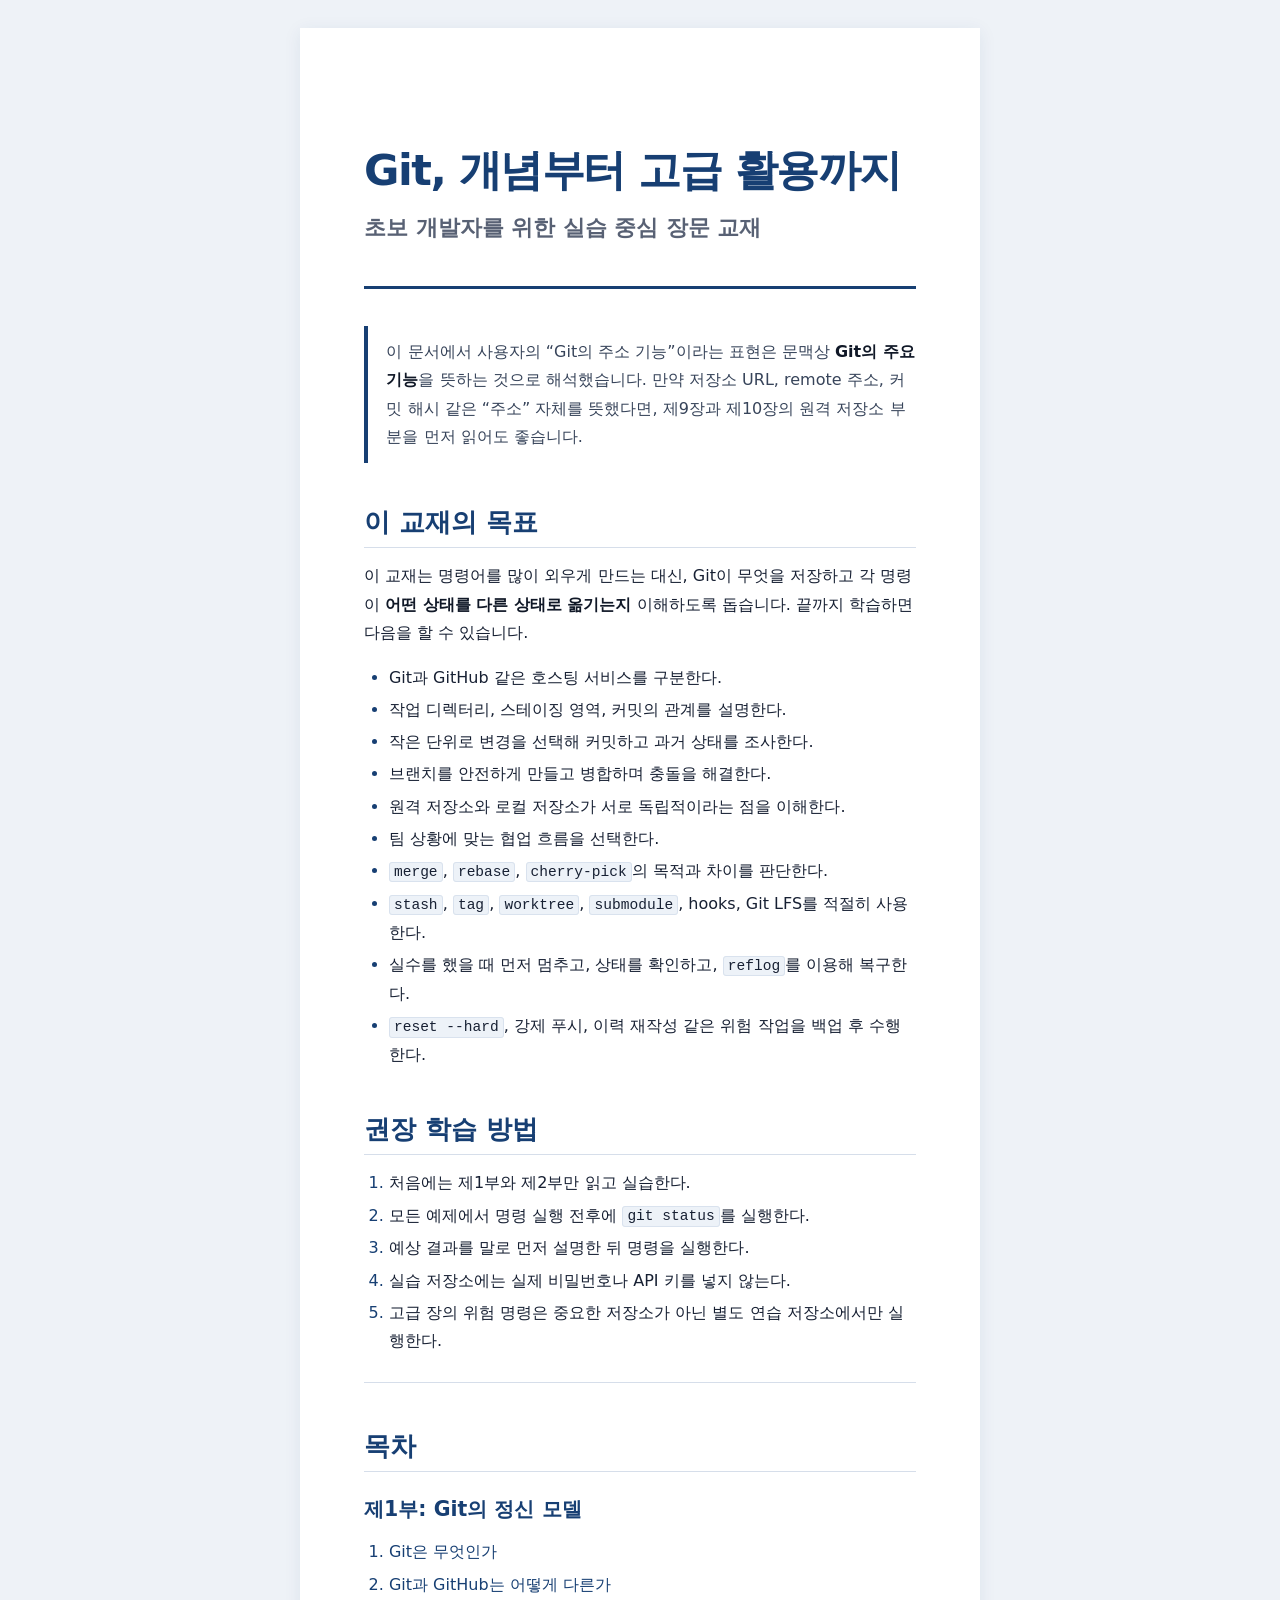
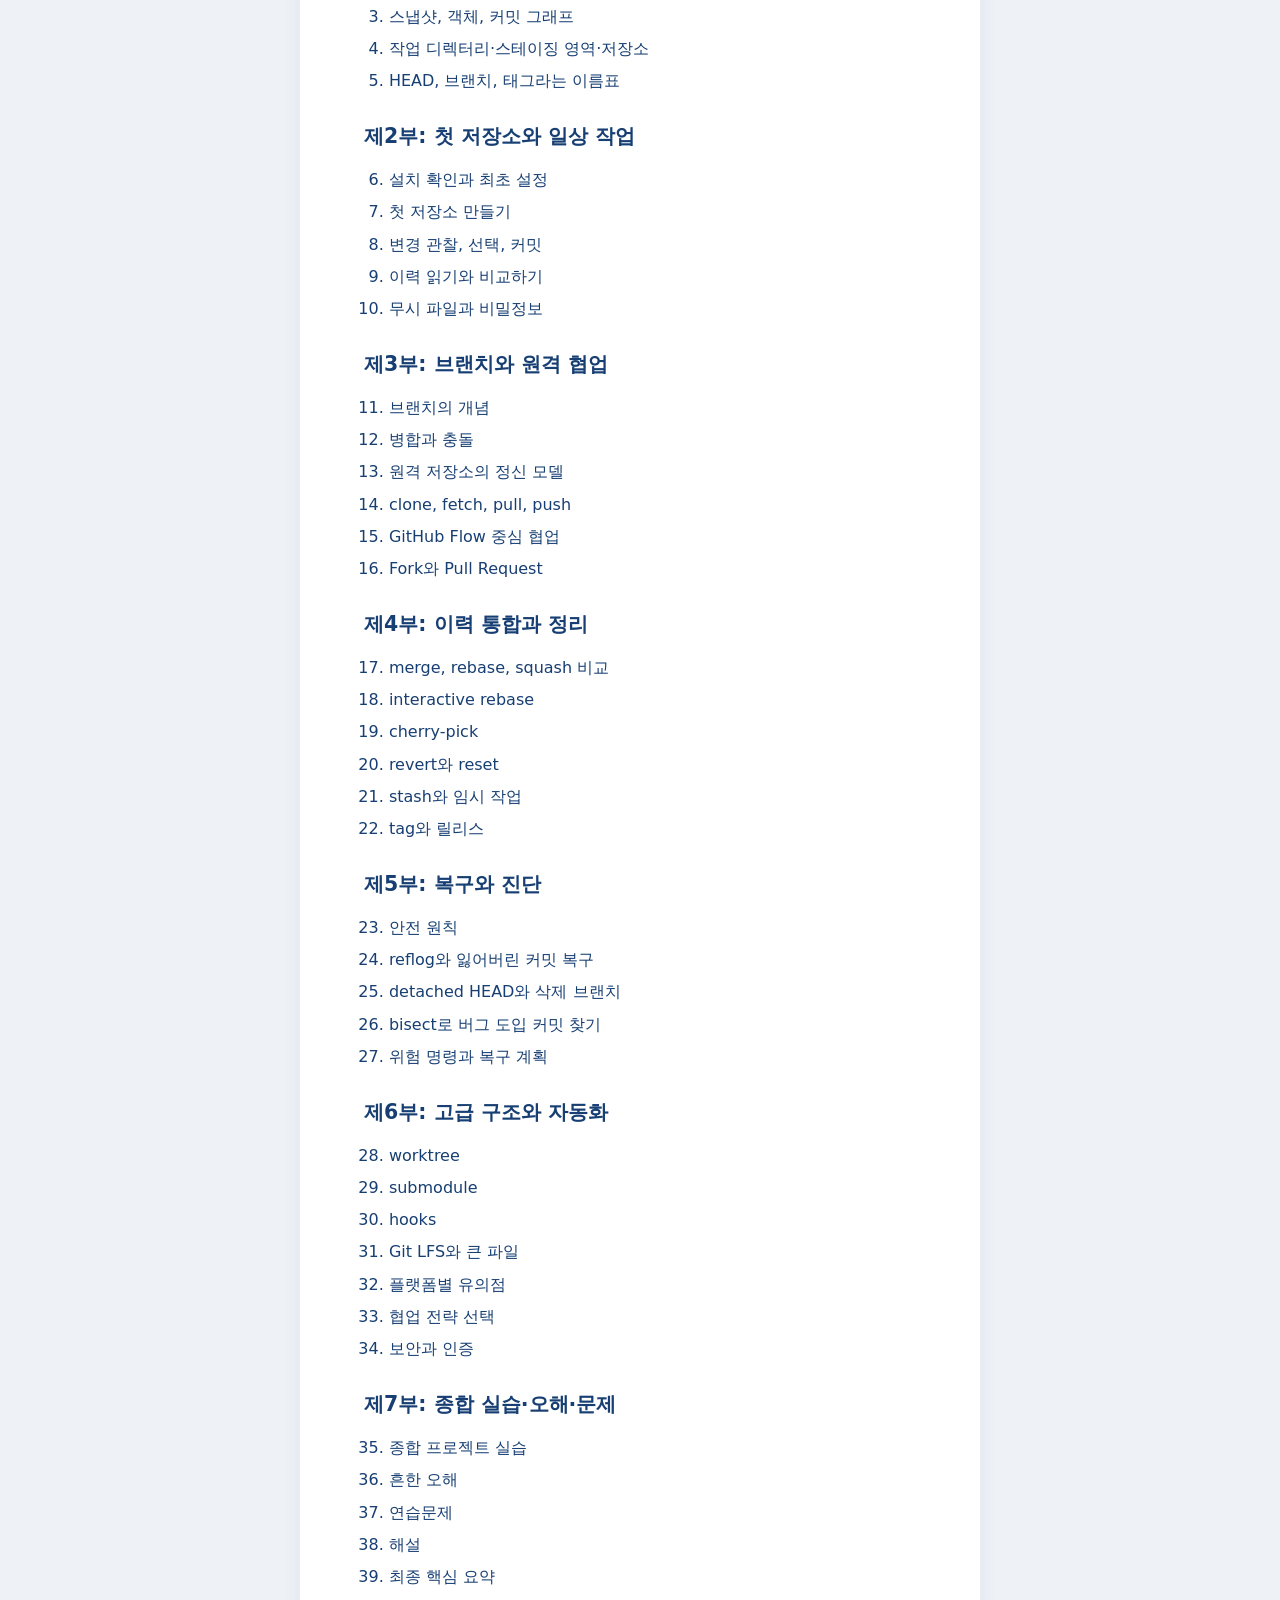
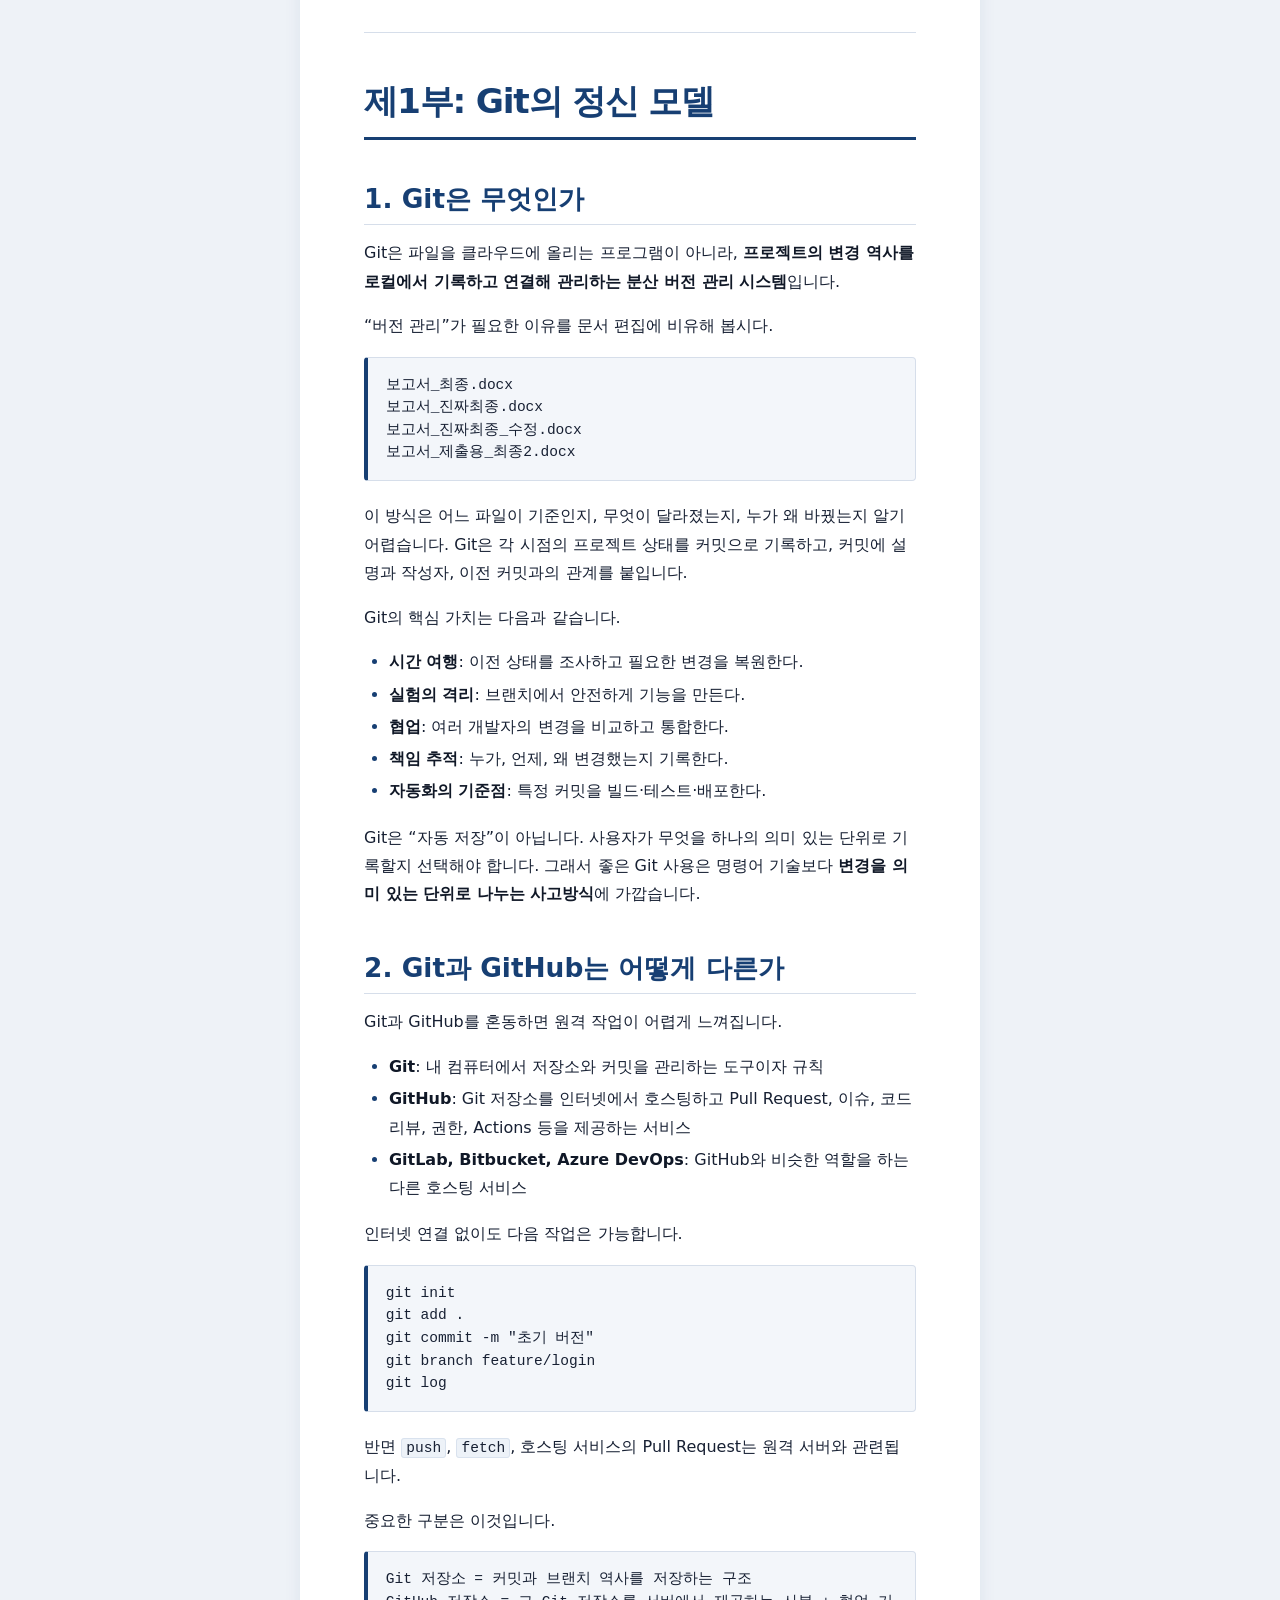
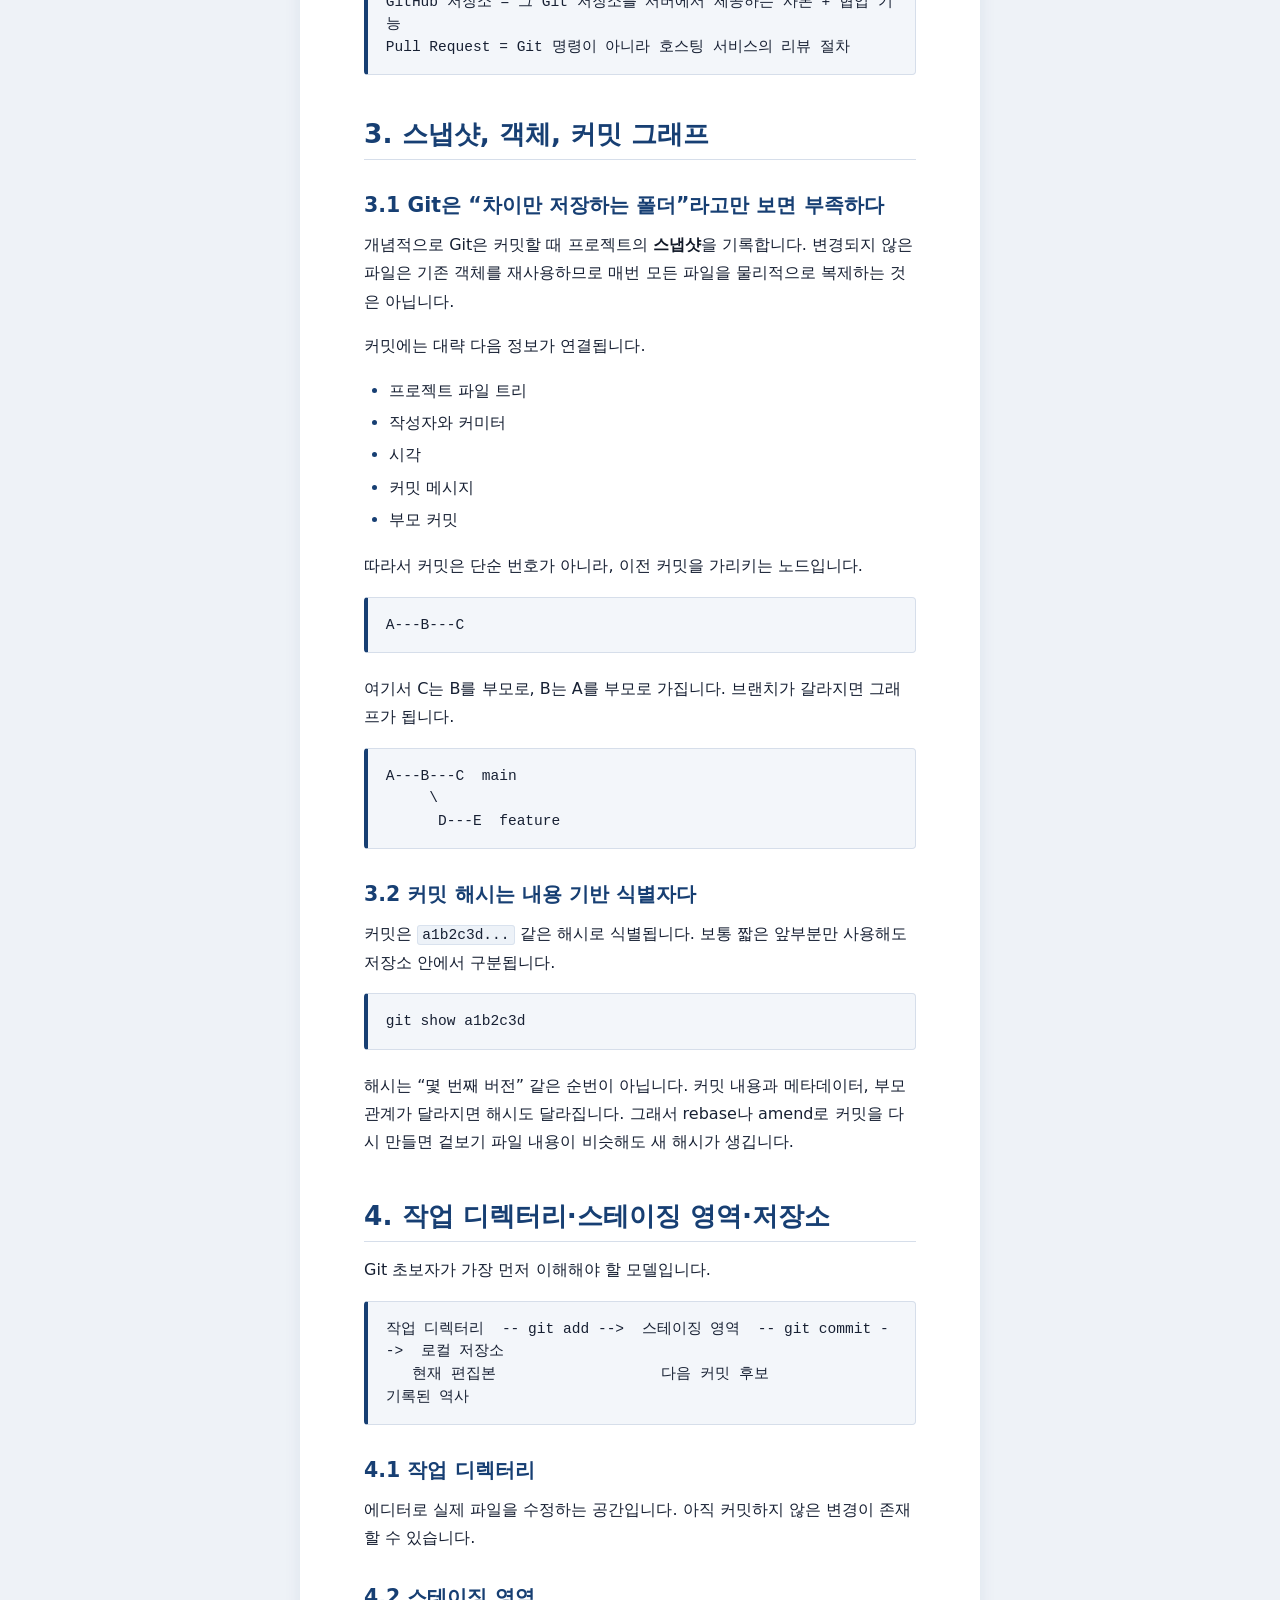
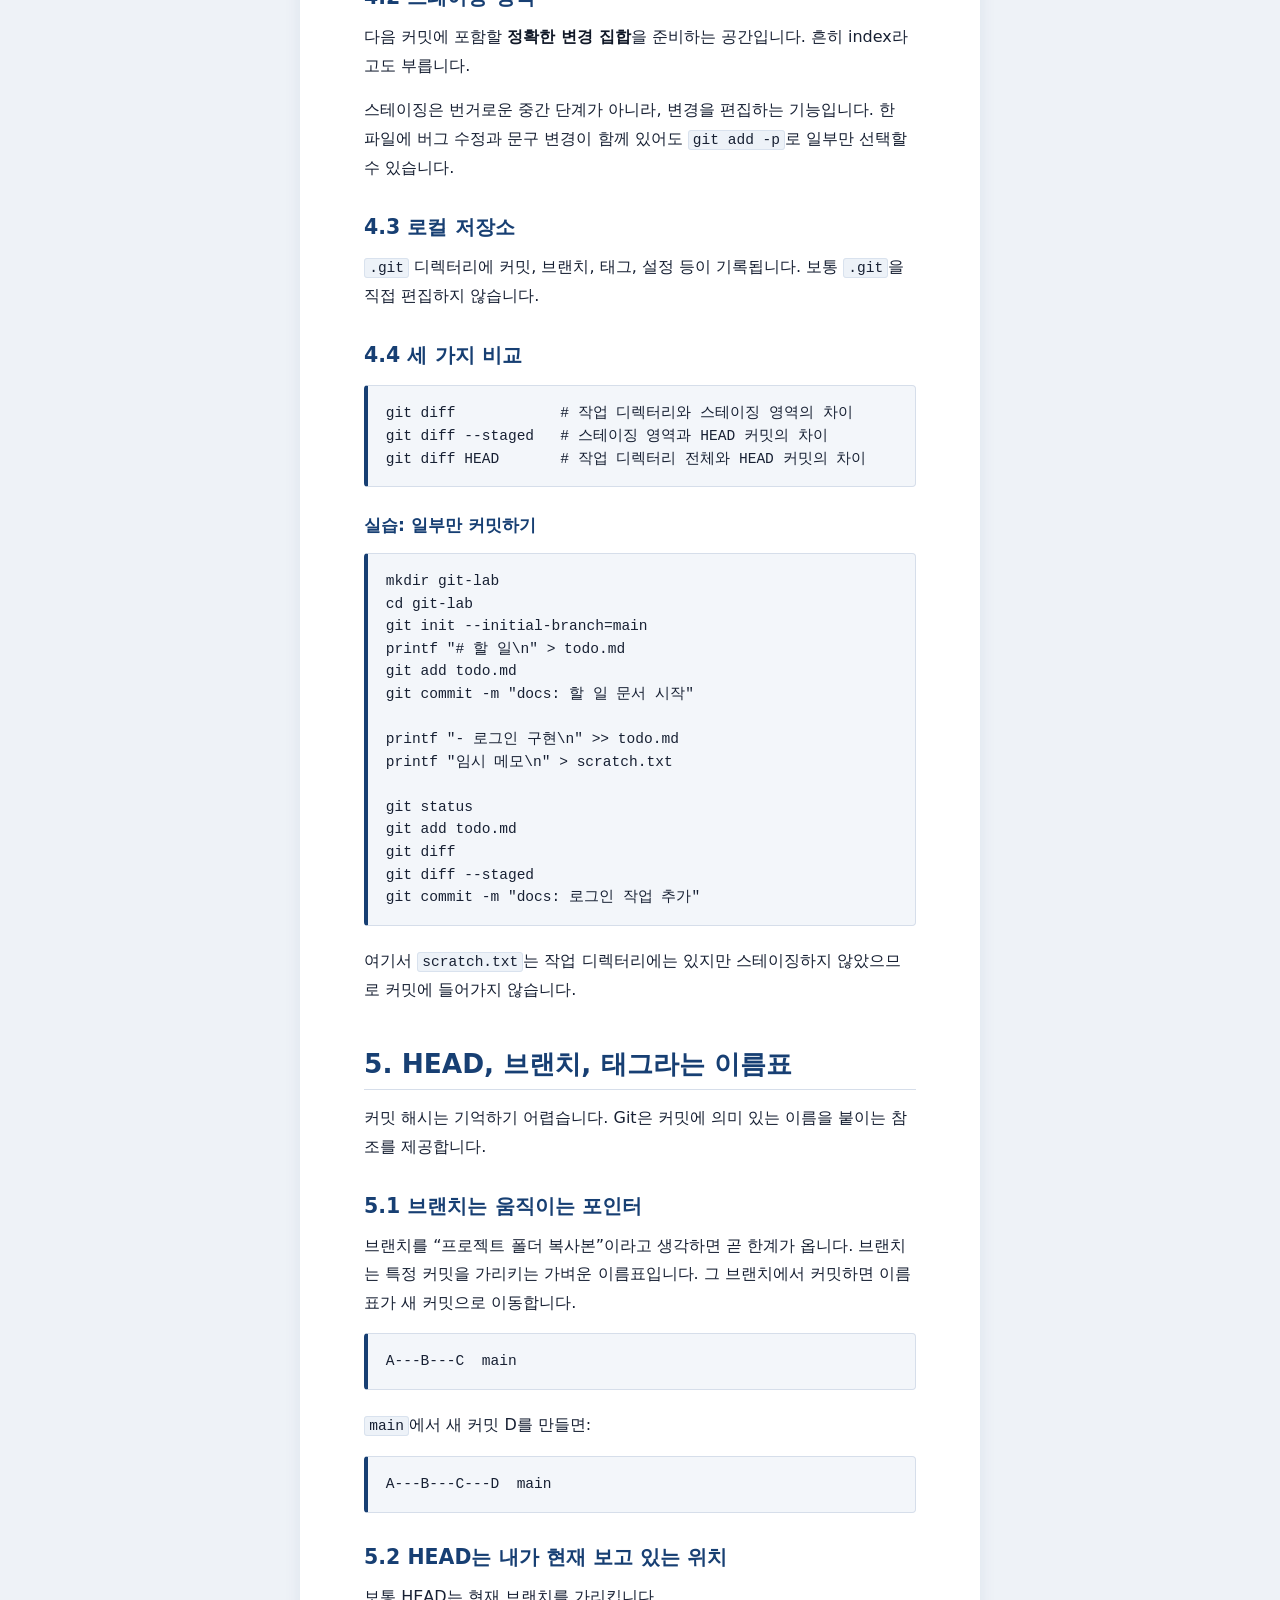
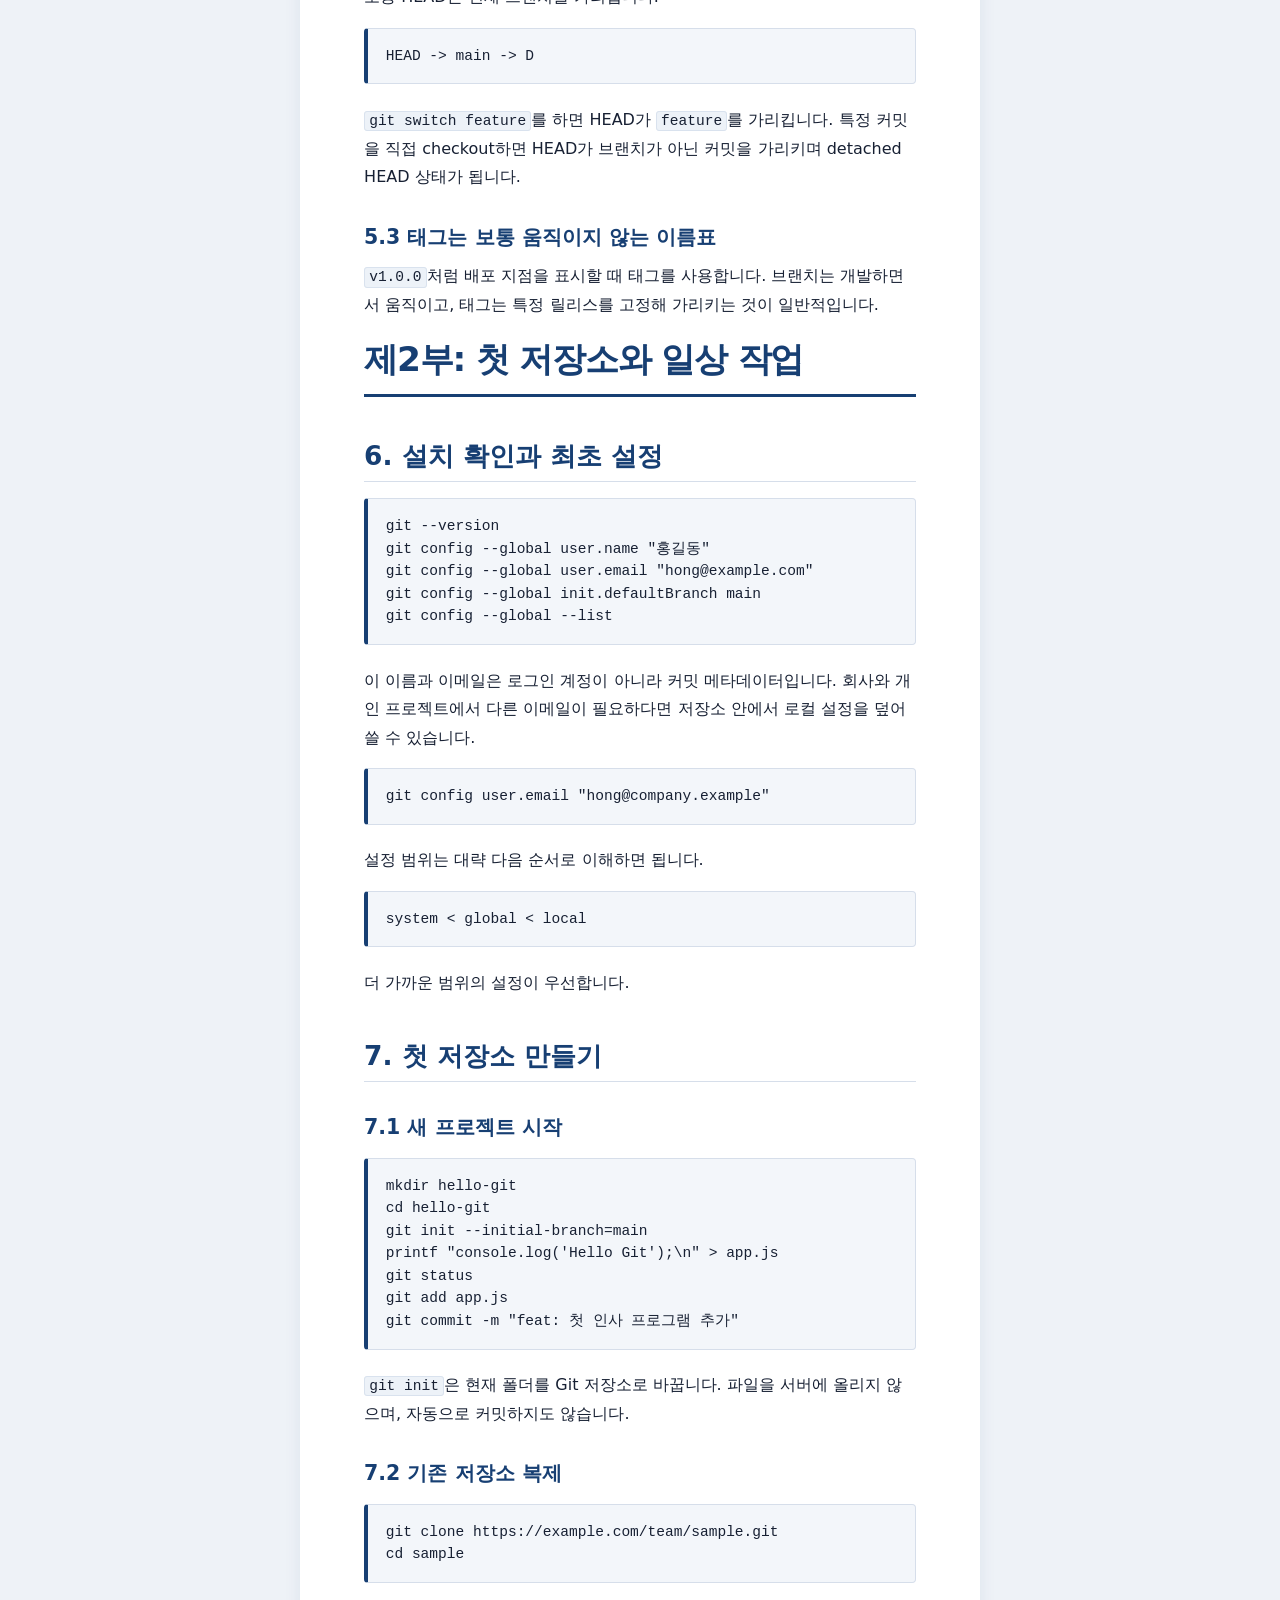
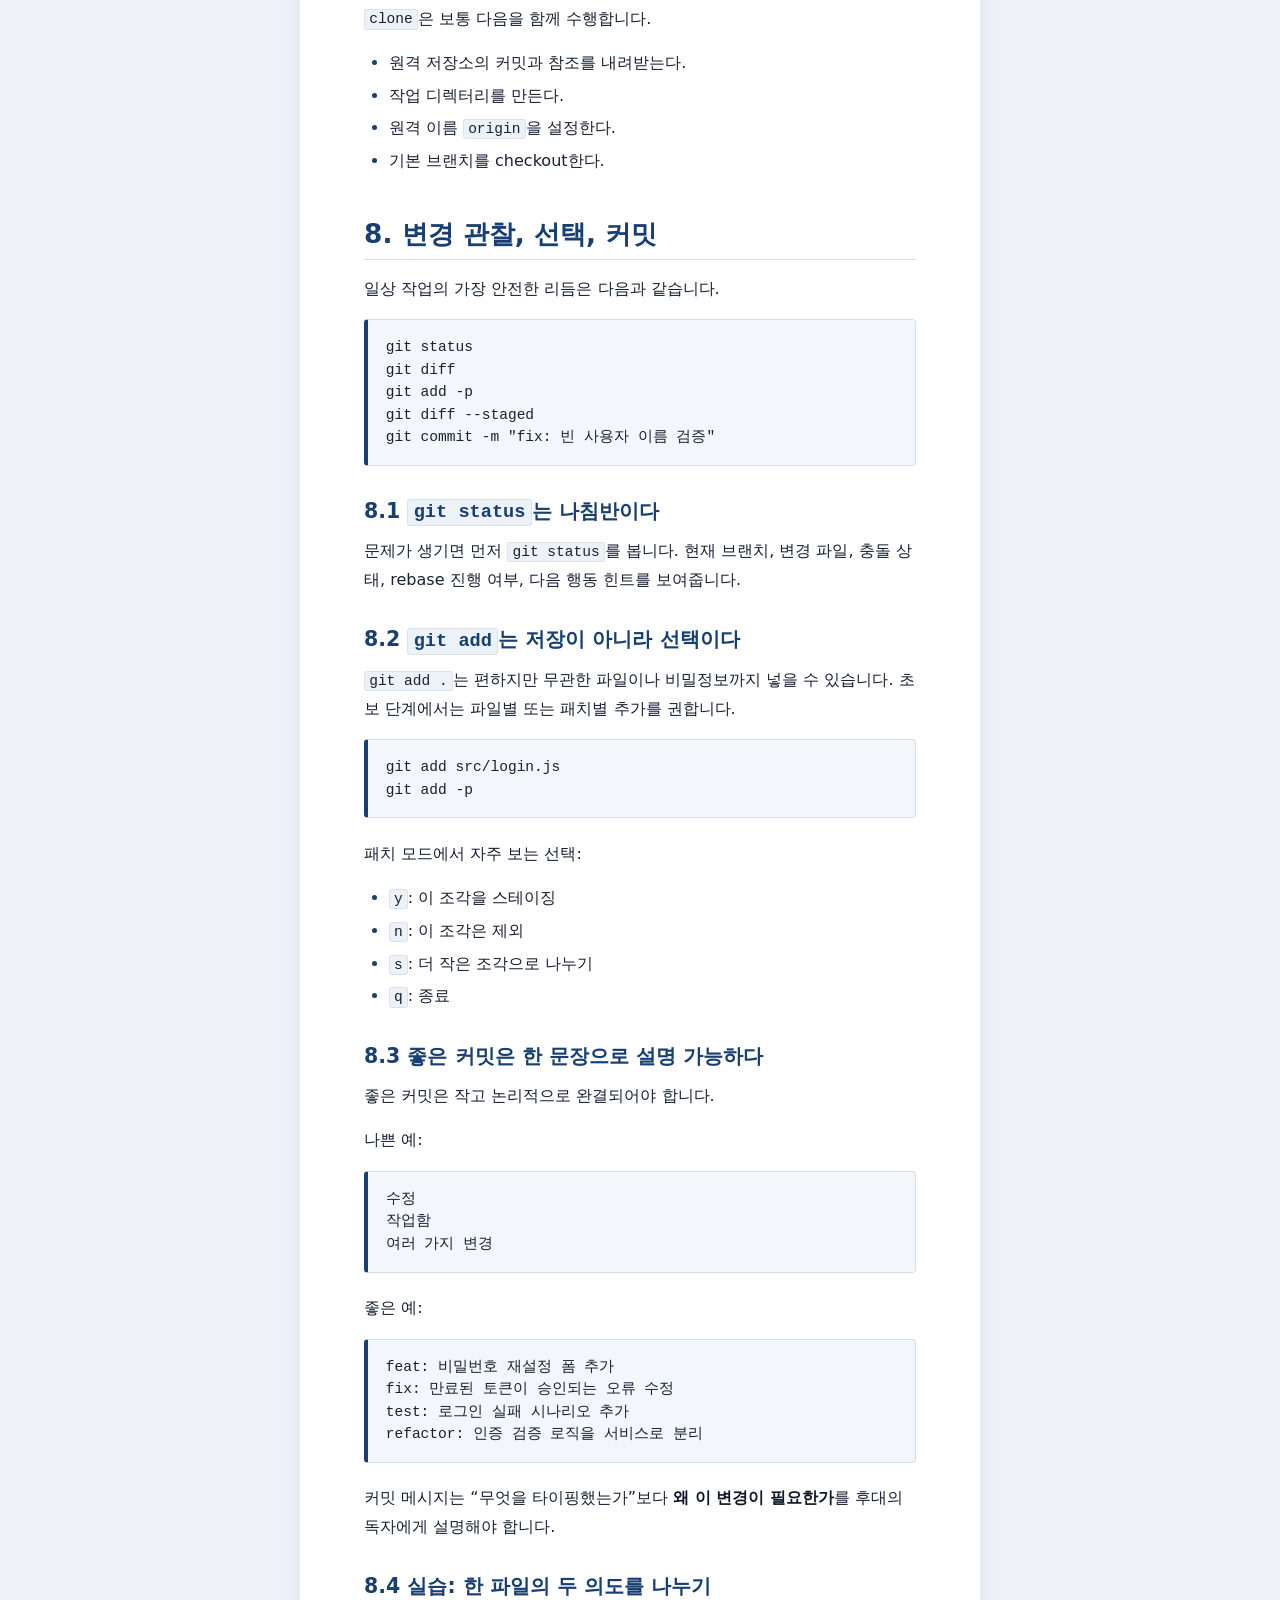
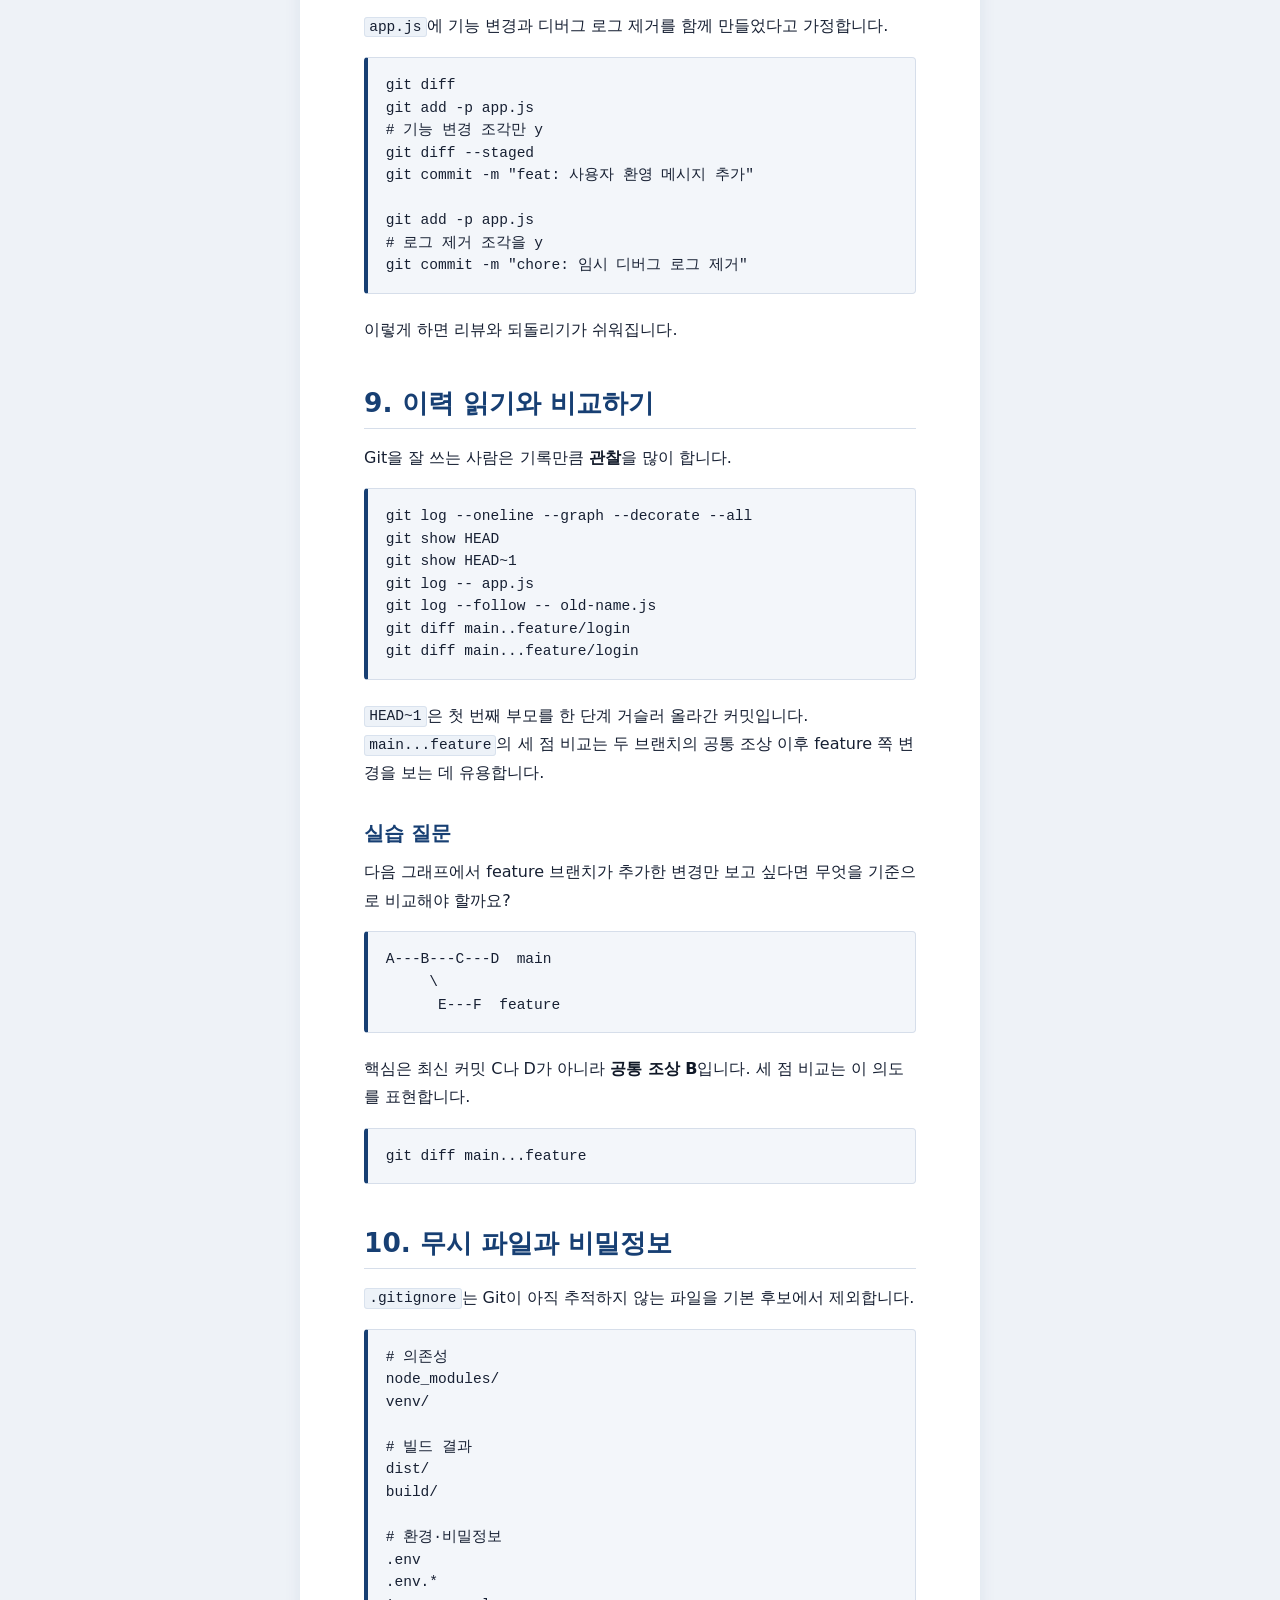
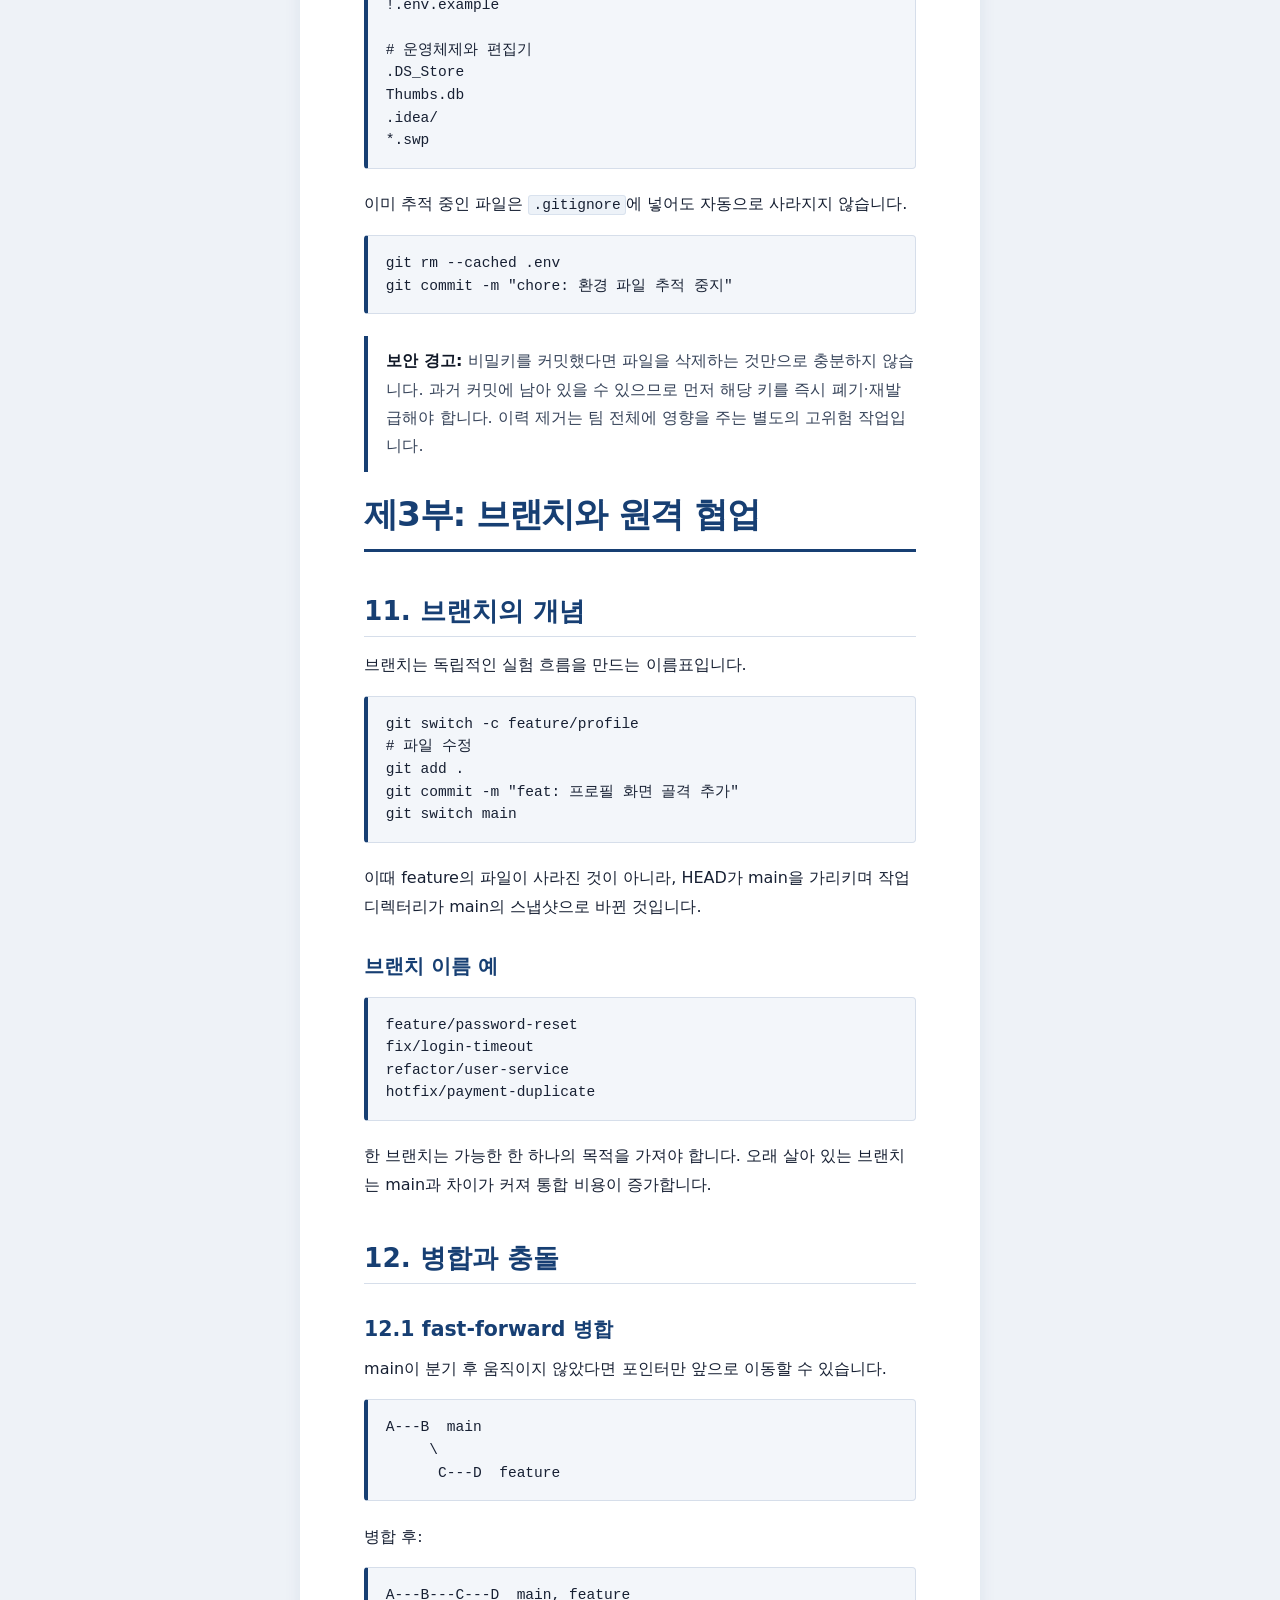
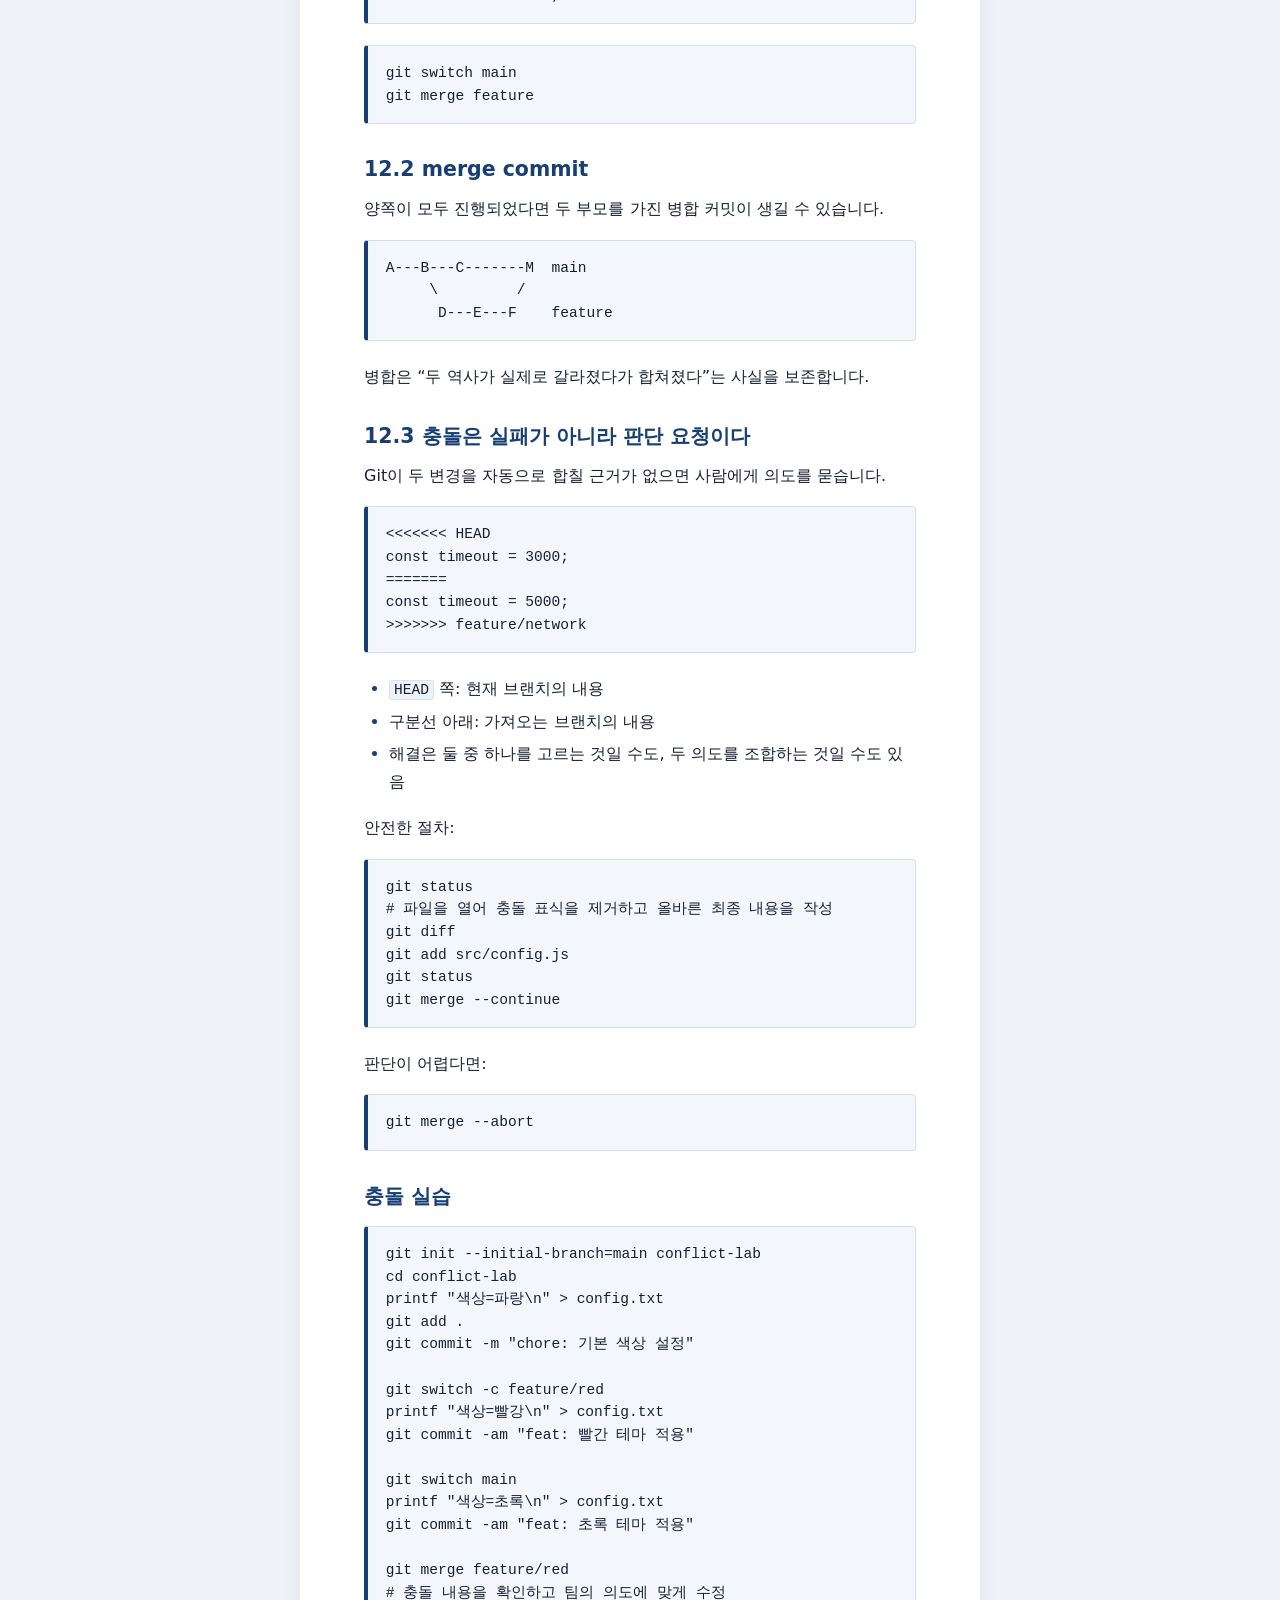
<file: git_study.html>
<!DOCTYPE html><html lang="ko"><head>
<meta charset="utf-8">
<meta name="viewport" content="width=device-width, initial-scale=1">
<title>Git, 개념부터 고급 활용까지</title>
<style>
:root{--ink:#172033;--muted:#586174;--accent:#173f73;--line:#d6deea;--soft:#f4f7fb;--paper:#fff}
*{box-sizing:border-box}
html{background:#eef2f7;color:var(--ink);font-family:"Noto Sans KR","Apple SD Gothic Neo","Malgun Gothic",system-ui,sans-serif;font-size:16px;line-height:1.78}
body{margin:0;padding:28px 18px 60px;background:#eef2f7}
article{width:min(180mm,100%);margin:0 auto;padding:18mm 17mm;background:var(--paper);box-shadow:0 3px 18px rgba(23,63,115,.08)}
.document-header{padding:12mm 0 10mm;border-bottom:3px solid var(--accent);margin-bottom:10mm}
h1,h2,h3,h4,h5,h6{color:var(--accent);line-height:1.35;break-after:avoid-page;page-break-after:avoid;margin:1.55em 0 .55em;font-weight:700}
h1{font-size:2.15rem;letter-spacing:-.035em}.document-header h1{font-size:2.7rem;margin:0 0 .3em}.document-header h2{border:0;margin:.3em 0 0;color:var(--muted);font-size:1.35rem}
h2{font-size:1.65rem;border-bottom:1px solid var(--line);padding-bottom:.28em}h3{font-size:1.28rem}h4{font-size:1.08rem}
p{margin:.62em 0 1em;orphans:3;widows:3}strong{color:#101827}a{color:var(--accent);text-decoration-thickness:1px;text-underline-offset:3px}a:hover{text-decoration-thickness:2px}
ul,ol{padding-left:1.55em;margin:.55em 0 1.1em}li{margin:.24em 0}li::marker{color:var(--accent)}
blockquote{margin:1.15em 0;padding:.35em 0 .35em 1.15em;border-left:4px solid var(--accent);color:#37445a;background:transparent}blockquote p{margin:.35em 0}
code{font-family:"SFMono-Regular",Consolas,"Liberation Mono",monospace;font-size:.91em;background:#edf2f8;border:1px solid #d9e2ee;border-radius:3px;padding:.08em .28em;word-break:break-word}
pre{position:relative;margin:1em 0 1.35em;padding:1em 1.1em;background:#f3f6fa;border:1px solid var(--line);border-left:4px solid var(--accent);border-radius:4px;white-space:pre-wrap;overflow-wrap:anywhere;break-inside:avoid-page;page-break-inside:avoid}
pre code{display:block;padding:0;border:0;background:transparent;white-space:pre-wrap;word-break:normal;line-height:1.55;color:#172033}
table{width:100%;border-collapse:collapse;table-layout:fixed;margin:1em 0 1.5em;font-size:.9rem;break-inside:avoid-page;page-break-inside:avoid}th,td{border:1px solid var(--line);padding:.55em .65em;text-align:left;vertical-align:top;overflow-wrap:anywhere}th{background:#eaf0f7;color:var(--accent)}tr:nth-child(even) td{background:#fafbfd}
.front-matter{margin-bottom:7mm}.toc{border-top:1px solid var(--line);border-bottom:1px solid var(--line);padding:1mm 0 5mm;margin:6mm 0 12mm}.toc h3{margin-top:1.15em}.toc ol{columns:1}.toc a{text-decoration:none}.toc a:hover{text-decoration:underline}
.chapter{break-before:page;page-break-before:always}.chapter>h1{margin-top:0;padding-bottom:.35em;border-bottom:3px solid var(--accent)}
@page{size:A4;margin:16mm 15mm 18mm}
@media print{html,body{background:#fff}body{padding:0}article{width:auto;max-width:none;margin:0;padding:0;box-shadow:none}a{color:inherit}pre{background:#f3f6fa}}
@media (max-width:700px){body{padding:0}article{width:100%;padding:24px 20px;box-shadow:none}.document-header h1{font-size:2.15rem}}
</style>

</head><body>
<article data-cid="-m5er8"><header class="document-header" data-cid="P9phyO"><h1 id="title" data-cid="mPARAX">Git, 개념부터 고급 활용까지</h1><h2 id="section-1" data-cid="UGtzE-">초보 개발자를 위한 실습 중심 장문 교재</h2></header><section aria-label="교재 소개" class="front-matter" data-cid="ZrzBcK"><blockquote data-cid="tTa0Nn">
<p data-cid="yODpYc">이 문서에서 사용자의 “Git의 주소 기능”이라는 표현은 문맥상 <strong data-cid="CL06iM">Git의 주요 기능</strong>을 뜻하는 것으로 해석했습니다. 만약 저장소 URL, remote 주소, 커밋 해시 같은 “주소” 자체를 뜻했다면, 제9장과 제10장의 원격 저장소 부분을 먼저 읽어도 좋습니다.</p>
</blockquote><h2 id="section-2" data-cid="bt54Aa">이 교재의 목표</h2><p data-cid="oX01Lu">이 교재는 명령어를 많이 외우게 만드는 대신, Git이 무엇을 저장하고 각 명령이 <strong data-cid="1qBpWX">어떤 상태를 다른 상태로 옮기는지</strong> 이해하도록 돕습니다. 끝까지 학습하면 다음을 할 수 있습니다.</p><ul data-cid="aHJUm7">
<li data-cid="sIl1ZI">Git과 GitHub 같은 호스팅 서비스를 구분한다.</li>
<li data-cid="uwwSQd">작업 디렉터리, 스테이징 영역, 커밋의 관계를 설명한다.</li>
<li data-cid="enrdRX">작은 단위로 변경을 선택해 커밋하고 과거 상태를 조사한다.</li>
<li data-cid="UyALwX">브랜치를 안전하게 만들고 병합하며 충돌을 해결한다.</li>
<li data-cid="A5RiiV">원격 저장소와 로컬 저장소가 서로 독립적이라는 점을 이해한다.</li>
<li data-cid="VbYvxA">팀 상황에 맞는 협업 흐름을 선택한다.</li>
<li data-cid="vWl7mf"><code data-cid="JI1oXh">merge</code>, <code data-cid="nIyXUI">rebase</code>, <code data-cid="_wh6GQ">cherry-pick</code>의 목적과 차이를 판단한다.</li>
<li data-cid="4cvID_"><code data-cid="1mm8ed">stash</code>, <code data-cid="YNWnF2">tag</code>, <code data-cid="QNQLRB">worktree</code>, <code data-cid="LHMVao">submodule</code>, hooks, Git LFS를 적절히 사용한다.</li>
<li data-cid="NVOoEy">실수를 했을 때 먼저 멈추고, 상태를 확인하고, <code data-cid="IB52hv">reflog</code>를 이용해 복구한다.</li>
<li data-cid="jO0Utg"><code data-cid="eIJcsg">reset --hard</code>, 강제 푸시, 이력 재작성 같은 위험 작업을 백업 후 수행한다.</li>
</ul><h2 id="section-3" data-cid="2WPv0g">권장 학습 방법</h2><ol data-cid="whXTVR">
<li data-cid="liNYc7">처음에는 제1부와 제2부만 읽고 실습한다.</li>
<li data-cid="9jrcE5">모든 예제에서 명령 실행 전후에 <code data-cid="ClEDkL">git status</code>를 실행한다.</li>
<li data-cid="O_znd6">예상 결과를 말로 먼저 설명한 뒤 명령을 실행한다.</li>
<li data-cid="gn0Z1m">실습 저장소에는 실제 비밀번호나 API 키를 넣지 않는다.</li>
<li data-cid="EEnPEq">고급 장의 위험 명령은 중요한 저장소가 아닌 별도 연습 저장소에서만 실행한다.</li>
</ol></section><nav aria-labelledby="section-3" class="toc" data-cid="QNrSqF"><h2 id="section-4" data-cid="X8GjBr">목차</h2><h3 id="h3-1" data-cid="7OUN7y"><a href="#part-1" data-cid="7x8NsD">제1부: Git의 정신 모델</a></h3><ol data-cid="4BAw2t">
<li data-cid="B7mlDw"><a href="#chapter-1" data-cid="57eWy7">Git은 무엇인가</a></li>
<li data-cid="s-GQ50"><a href="#chapter-2" data-cid="J6zaeJ">Git과 GitHub는 어떻게 다른가</a></li>
<li data-cid="8Mq9lL"><a href="#chapter-3" data-cid="Dj21PZ">스냅샷, 객체, 커밋 그래프</a></li>
<li data-cid="_QXuvu"><a href="#chapter-4" data-cid="M-w6tv">작업 디렉터리·스테이징 영역·저장소</a></li>
<li data-cid="w65aMM"><a href="#chapter-5" data-cid="k0fL4v">HEAD, 브랜치, 태그라는 이름표</a></li>
</ol><h3 id="h3-2" data-cid="1lbBGs"><a href="#part-2" data-cid="jsX7g1">제2부: 첫 저장소와 일상 작업</a></h3><ol start="6" data-cid="jC6PZG">
<li data-cid="HfYwRQ"><a href="#chapter-6" data-cid="azaDIg">설치 확인과 최초 설정</a></li>
<li data-cid="xA_f1T"><a href="#chapter-7" data-cid="bN4Tn4">첫 저장소 만들기</a></li>
<li data-cid="puh_nF"><a href="#chapter-8" data-cid="mwoyo-">변경 관찰, 선택, 커밋</a></li>
<li data-cid="m4hH90"><a href="#chapter-9" data-cid="kcafDq">이력 읽기와 비교하기</a></li>
<li data-cid="fqnyCe"><a href="#chapter-10" data-cid="EKpSA6">무시 파일과 비밀정보</a></li>
</ol><h3 id="h3-3" data-cid="MhPPTJ"><a href="#part-3" data-cid="k3ednX">제3부: 브랜치와 원격 협업</a></h3><ol start="11" data-cid="kkjmdW">
<li data-cid="8YCSxE"><a href="#chapter-11" data-cid="XE7Bd7">브랜치의 개념</a></li>
<li data-cid="ETX5of"><a href="#chapter-12" data-cid="vifDMF">병합과 충돌</a></li>
<li data-cid="_Ipdwp"><a href="#chapter-13" data-cid="ExZWtK">원격 저장소의 정신 모델</a></li>
<li data-cid="rz7Nz-"><a href="#chapter-14" data-cid="9z-ZaD">clone, fetch, pull, push</a></li>
<li data-cid="gbVKfJ"><a href="#chapter-15" data-cid="BG4qP7">GitHub Flow 중심 협업</a></li>
<li data-cid="HqSTKa"><a href="#chapter-16" data-cid="nMS03u">Fork와 Pull Request</a></li>
</ol><h3 id="h3-4" data-cid="v6e3vD"><a href="#part-4" data-cid="QttOZi">제4부: 이력 통합과 정리</a></h3><ol start="17" data-cid="bVhXZa">
<li data-cid="fl50ut"><a href="#chapter-17" data-cid="XUIhbC">merge, rebase, squash 비교</a></li>
<li data-cid="mJeEUB"><a href="#chapter-18" data-cid="p6iv78">interactive rebase</a></li>
<li data-cid="pbtWcd"><a href="#chapter-19" data-cid="K1VCRu">cherry-pick</a></li>
<li data-cid="VkGcoq"><a href="#chapter-20" data-cid="cCZ_Qn">revert와 reset</a></li>
<li data-cid="1KeqWV"><a href="#chapter-21" data-cid="lS6YZB">stash와 임시 작업</a></li>
<li data-cid="-yCM08"><a href="#chapter-22" data-cid="PkeuNB">tag와 릴리스</a></li>
</ol><h3 id="h3-5" data-cid="9z3ooi"><a href="#part-5" data-cid="m_I-Mu">제5부: 복구와 진단</a></h3><ol start="23" data-cid="ouBmX1">
<li data-cid="mQ4g4J"><a href="#chapter-23" data-cid="57Jlus">안전 원칙</a></li>
<li data-cid="emS8Cv"><a href="#chapter-24" data-cid="whttA2">reflog와 잃어버린 커밋 복구</a></li>
<li data-cid="jgyHxL"><a href="#chapter-25" data-cid="FeNIas">detached HEAD와 삭제 브랜치</a></li>
<li data-cid="2bO6DI"><a href="#chapter-26" data-cid="BiFyJ_">bisect로 버그 도입 커밋 찾기</a></li>
<li data-cid="hSs1rC"><a href="#chapter-27" data-cid="AFrHMV">위험 명령과 복구 계획</a></li>
</ol><h3 id="h3-6" data-cid="JPlt7A"><a href="#part-6" data-cid="XMnovg">제6부: 고급 구조와 자동화</a></h3><ol start="28" data-cid="IPnpTh">
<li data-cid="Q_Vj1r"><a href="#chapter-28" data-cid="2ip2fh">worktree</a></li>
<li data-cid="BgS687"><a href="#chapter-29" data-cid="FhSu0v">submodule</a></li>
<li data-cid="pS5u1O"><a href="#chapter-30" data-cid="Km15e-">hooks</a></li>
<li data-cid="hGXWw4"><a href="#chapter-31" data-cid="CeXq6n">Git LFS와 큰 파일</a></li>
<li data-cid="DBAk6f"><a href="#chapter-32" data-cid="KgGEnL">플랫폼별 유의점</a></li>
<li data-cid="Vmibk8"><a href="#chapter-33" data-cid="1iqtYS">협업 전략 선택</a></li>
<li data-cid="c2gCMR"><a href="#chapter-34" data-cid="sn7KXX">보안과 인증</a></li>
</ol><h3 id="h3-7" data-cid="IOgI92"><a href="#part-7" data-cid="KhAZGx">제7부: 종합 실습·오해·문제</a></h3><ol start="35" data-cid="CJOOaV">
<li data-cid="Jm9E-a"><a href="#chapter-35" data-cid="krrH1w">종합 프로젝트 실습</a></li>
<li data-cid="1Riz0b"><a href="#chapter-36" data-cid="oTH4yY">흔한 오해</a></li>
<li data-cid="hTZ5Yx"><a href="#chapter-37" data-cid="rJbgEa">연습문제</a></li>
<li data-cid="zeOnT5"><a href="#chapter-38" data-cid="8juBpF">해설</a></li>
<li data-cid="cbG8eY"><a href="#chapter-39" data-cid="wFwOsT">최종 핵심 요약</a></li>
</ol></nav><section aria-labelledby="part-1" class="chapter" data-cid="c90oup"><h1 id="part-1" data-cid="KWf7w2">제1부: Git의 정신 모델</h1><h2 id="chapter-1" data-cid="rL-1-c">1. Git은 무엇인가</h2><p data-cid="Xqbk_v">Git은 파일을 클라우드에 올리는 프로그램이 아니라, <strong data-cid="PcCL_r">프로젝트의 변경 역사를 로컬에서 기록하고 연결해 관리하는 분산 버전 관리 시스템</strong>입니다.</p><p data-cid="hmrhnI">“버전 관리”가 필요한 이유를 문서 편집에 비유해 봅시다.</p><pre data-language="text" data-cid="V-thGM"><code class="language-text" data-cid="yeb943">보고서_최종.docx
보고서_진짜최종.docx
보고서_진짜최종_수정.docx
보고서_제출용_최종2.docx
</code></pre><p data-cid="2XRGsB">이 방식은 어느 파일이 기준인지, 무엇이 달라졌는지, 누가 왜 바꿨는지 알기 어렵습니다. Git은 각 시점의 프로젝트 상태를 커밋으로 기록하고, 커밋에 설명과 작성자, 이전 커밋과의 관계를 붙입니다.</p><p data-cid="h8t5BU">Git의 핵심 가치는 다음과 같습니다.</p><ul data-cid="CP4UZg">
<li data-cid="nhNst4"><strong data-cid="EdIZdu">시간 여행</strong>: 이전 상태를 조사하고 필요한 변경을 복원한다.</li>
<li data-cid="gMPgET"><strong data-cid="9ry1bn">실험의 격리</strong>: 브랜치에서 안전하게 기능을 만든다.</li>
<li data-cid="-8x0oI"><strong data-cid="PbLJDc">협업</strong>: 여러 개발자의 변경을 비교하고 통합한다.</li>
<li data-cid="SbSQvw"><strong data-cid="MqYM6C">책임 추적</strong>: 누가, 언제, 왜 변경했는지 기록한다.</li>
<li data-cid="4fF_oK"><strong data-cid="I7dGLi">자동화의 기준점</strong>: 특정 커밋을 빌드·테스트·배포한다.</li>
</ul><p data-cid="2fQZdz">Git은 “자동 저장”이 아닙니다. 사용자가 무엇을 하나의 의미 있는 단위로 기록할지 선택해야 합니다. 그래서 좋은 Git 사용은 명령어 기술보다 <strong data-cid="NBFNvN">변경을 의미 있는 단위로 나누는 사고방식</strong>에 가깝습니다.</p><h2 id="chapter-2" data-cid="jGhLQB">2. Git과 GitHub는 어떻게 다른가</h2><p data-cid="dF7qLz">Git과 GitHub를 혼동하면 원격 작업이 어렵게 느껴집니다.</p><ul data-cid="kbfv_U">
<li data-cid="6yUO9i"><strong data-cid="cdIQf4">Git</strong>: 내 컴퓨터에서 저장소와 커밋을 관리하는 도구이자 규칙</li>
<li data-cid="_rB5Ii"><strong data-cid="R1qV-b">GitHub</strong>: Git 저장소를 인터넷에서 호스팅하고 Pull Request, 이슈, 코드 리뷰, 권한, Actions 등을 제공하는 서비스</li>
<li data-cid="2B5B0w"><strong data-cid="yvfQAR">GitLab, Bitbucket, Azure DevOps</strong>: GitHub와 비슷한 역할을 하는 다른 호스팅 서비스</li>
</ul><p data-cid="uuPuTX">인터넷 연결 없이도 다음 작업은 가능합니다.</p><pre data-language="bash" data-cid="CA90GS"><code class="language-bash" data-cid="AmJxpv">git init
git add .
git commit -m "초기 버전"
git branch feature/login
git log
</code></pre><p data-cid="RIvwAz">반면 <code data-cid="MqsxNI">push</code>, <code data-cid="_hlDZJ">fetch</code>, 호스팅 서비스의 Pull Request는 원격 서버와 관련됩니다.</p><p data-cid="ZGD0gC">중요한 구분은 이것입니다.</p><pre data-language="text" data-cid="iynruY"><code class="language-text" data-cid="YhMUwR">Git 저장소 = 커밋과 브랜치 역사를 저장하는 구조
GitHub 저장소 = 그 Git 저장소를 서버에서 제공하는 사본 + 협업 기능
Pull Request = Git 명령이 아니라 호스팅 서비스의 리뷰 절차
</code></pre><h2 id="chapter-3" data-cid="deb5SM">3. 스냅샷, 객체, 커밋 그래프</h2><h3 id="h3-8" data-cid="5is5Ka">3.1 Git은 “차이만 저장하는 폴더”라고만 보면 부족하다</h3><p data-cid="Gypm1S">개념적으로 Git은 커밋할 때 프로젝트의 <strong data-cid="URra6b">스냅샷</strong>을 기록합니다. 변경되지 않은 파일은 기존 객체를 재사용하므로 매번 모든 파일을 물리적으로 복제하는 것은 아닙니다.</p><p data-cid="d4ZucE">커밋에는 대략 다음 정보가 연결됩니다.</p><ul data-cid="1t5gWw">
<li data-cid="0GbJDU">프로젝트 파일 트리</li>
<li data-cid="_YAHsQ">작성자와 커미터</li>
<li data-cid="PMxVJE">시각</li>
<li data-cid="cGeS4h">커밋 메시지</li>
<li data-cid="WhnQpP">부모 커밋</li>
</ul><p data-cid="ws-HJu">따라서 커밋은 단순 번호가 아니라, 이전 커밋을 가리키는 노드입니다.</p><pre data-language="text" data-cid="urRIsa"><code class="language-text" data-cid="xD8Fy2">A---B---C
</code></pre><p data-cid="4HgGxr">여기서 C는 B를 부모로, B는 A를 부모로 가집니다. 브랜치가 갈라지면 그래프가 됩니다.</p><pre data-language="text" data-cid="1m-bck"><code class="language-text" data-cid="uUMLrb">A---B---C  main
     \
      D---E  feature
</code></pre><h3 id="h3-9" data-cid="nbbzzg">3.2 커밋 해시는 내용 기반 식별자다</h3><p data-cid="Auxb2p">커밋은 <code data-cid="zSGhUV">a1b2c3d...</code> 같은 해시로 식별됩니다. 보통 짧은 앞부분만 사용해도 저장소 안에서 구분됩니다.</p><pre data-language="bash" data-cid="bca-7x"><code class="language-bash" data-cid="qOTlnD">git show a1b2c3d
</code></pre><p data-cid="t5K3m-">해시는 “몇 번째 버전” 같은 순번이 아닙니다. 커밋 내용과 메타데이터, 부모 관계가 달라지면 해시도 달라집니다. 그래서 rebase나 amend로 커밋을 다시 만들면 겉보기 파일 내용이 비슷해도 새 해시가 생깁니다.</p><h2 id="chapter-4" data-cid="gQhrXY">4. 작업 디렉터리·스테이징 영역·저장소</h2><p data-cid="9FMVTq">Git 초보자가 가장 먼저 이해해야 할 모델입니다.</p><pre data-language="text" data-cid="aot5Cz"><code class="language-text" data-cid="kOHMCV">작업 디렉터리  -- git add --&gt;  스테이징 영역  -- git commit --&gt;  로컬 저장소
   현재 편집본                   다음 커밋 후보                    기록된 역사
</code></pre><h3 id="h3-10" data-cid="_7h-c4">4.1 작업 디렉터리</h3><p data-cid="oS703-">에디터로 실제 파일을 수정하는 공간입니다. 아직 커밋하지 않은 변경이 존재할 수 있습니다.</p><h3 id="h3-11" data-cid="FSnLQA">4.2 스테이징 영역</h3><p data-cid="q67Usa">다음 커밋에 포함할 <strong data-cid="-h-gap">정확한 변경 집합</strong>을 준비하는 공간입니다. 흔히 index라고도 부릅니다.</p><p data-cid="gMbHfO">스테이징은 번거로운 중간 단계가 아니라, 변경을 편집하는 기능입니다. 한 파일에 버그 수정과 문구 변경이 함께 있어도 <code data-cid="-vYMmn">git add -p</code>로 일부만 선택할 수 있습니다.</p><h3 id="h3-12" data-cid="lz8GlS">4.3 로컬 저장소</h3><p data-cid="sq4TS1"><code data-cid="EwzG-V">.git</code> 디렉터리에 커밋, 브랜치, 태그, 설정 등이 기록됩니다. 보통 <code data-cid="MdXf6C">.git</code>을 직접 편집하지 않습니다.</p><h3 id="h3-13" data-cid="sql-86">4.4 세 가지 비교</h3><pre data-language="bash" data-cid="HCVWpN"><code class="language-bash" data-cid="6g8JVP">git diff            # 작업 디렉터리와 스테이징 영역의 차이
git diff --staged   # 스테이징 영역과 HEAD 커밋의 차이
git diff HEAD       # 작업 디렉터리 전체와 HEAD 커밋의 차이
</code></pre><h4 id="h4-1" data-cid="pdYD-8">실습: 일부만 커밋하기</h4><pre data-language="bash" data-cid="cg6MA_"><code class="language-bash" data-cid="W0jOky">mkdir git-lab
cd git-lab
git init --initial-branch=main
printf "# 할 일\n" &gt; todo.md
git add todo.md
git commit -m "docs: 할 일 문서 시작"

printf "- 로그인 구현\n" &gt;&gt; todo.md
printf "임시 메모\n" &gt; scratch.txt

git status
git add todo.md
git diff
git diff --staged
git commit -m "docs: 로그인 작업 추가"
</code></pre><p data-cid="e40Ep2">여기서 <code data-cid="1CrLMH">scratch.txt</code>는 작업 디렉터리에는 있지만 스테이징하지 않았으므로 커밋에 들어가지 않습니다.</p><h2 id="chapter-5" data-cid="MPebDB">5. HEAD, 브랜치, 태그라는 이름표</h2><p data-cid="r8CQd1">커밋 해시는 기억하기 어렵습니다. Git은 커밋에 의미 있는 이름을 붙이는 참조를 제공합니다.</p><h3 id="h3-14" data-cid="H4qB3o">5.1 브랜치는 움직이는 포인터</h3><p data-cid="iVLjVk">브랜치를 “프로젝트 폴더 복사본”이라고 생각하면 곧 한계가 옵니다. 브랜치는 특정 커밋을 가리키는 가벼운 이름표입니다. 그 브랜치에서 커밋하면 이름표가 새 커밋으로 이동합니다.</p><pre data-language="text" data-cid="dhla8o"><code class="language-text" data-cid="J0jmFP">A---B---C  main
</code></pre><p data-cid="KIz4T_"><code data-cid="fIzivC">main</code>에서 새 커밋 D를 만들면:</p><pre data-language="text" data-cid="jvHoWD"><code class="language-text" data-cid="82e_No">A---B---C---D  main
</code></pre><h3 id="h3-15" data-cid="KPpKU6">5.2 HEAD는 내가 현재 보고 있는 위치</h3><p data-cid="tfEqe8">보통 HEAD는 현재 브랜치를 가리킵니다.</p><pre data-language="text" data-cid="dA-0E0"><code class="language-text" data-cid="v0AiqT">HEAD -&gt; main -&gt; D
</code></pre><p data-cid="9GDSI4"><code data-cid="4CN4RF">git switch feature</code>를 하면 HEAD가 <code data-cid="73zeGp">feature</code>를 가리킵니다. 특정 커밋을 직접 checkout하면 HEAD가 브랜치가 아닌 커밋을 가리키며 detached HEAD 상태가 됩니다.</p><h3 id="h3-16" data-cid="CQBeTz">5.3 태그는 보통 움직이지 않는 이름표</h3><p data-cid="MJr8Tr"><code data-cid="7sqYCF">v1.0.0</code>처럼 배포 지점을 표시할 때 태그를 사용합니다. 브랜치는 개발하면서 움직이고, 태그는 특정 릴리스를 고정해 가리키는 것이 일반적입니다.</p></section><section aria-labelledby="part-2" class="chapter" data-cid="e4ZcFV"><h1 id="part-2" data-cid="Y_r4Hh">제2부: 첫 저장소와 일상 작업</h1><h2 id="chapter-6" data-cid="bfE0Er">6. 설치 확인과 최초 설정</h2><pre data-language="bash" data-cid="hA8JXs"><code class="language-bash" data-cid="F42MWC">git --version
git config --global user.name "홍길동"
git config --global user.email "hong@example.com"
git config --global init.defaultBranch main
git config --global --list
</code></pre><p data-cid="V2clfW">이 이름과 이메일은 로그인 계정이 아니라 커밋 메타데이터입니다. 회사와 개인 프로젝트에서 다른 이메일이 필요하다면 저장소 안에서 로컬 설정을 덮어쓸 수 있습니다.</p><pre data-language="bash" data-cid="mHQAX3"><code class="language-bash" data-cid="iXX0VU">git config user.email "hong@company.example"
</code></pre><p data-cid="qHn58n">설정 범위는 대략 다음 순서로 이해하면 됩니다.</p><pre data-language="text" data-cid="109d4s"><code class="language-text" data-cid="EItlCv">system &lt; global &lt; local
</code></pre><p data-cid="wUmDIJ">더 가까운 범위의 설정이 우선합니다.</p><h2 id="chapter-7" data-cid="aDxKlE">7. 첫 저장소 만들기</h2><h3 id="h3-17" data-cid="TTffhX">7.1 새 프로젝트 시작</h3><pre data-language="bash" data-cid="8K4vJT"><code class="language-bash" data-cid="p92KKh">mkdir hello-git
cd hello-git
git init --initial-branch=main
printf "console.log('Hello Git');\n" &gt; app.js
git status
git add app.js
git commit -m "feat: 첫 인사 프로그램 추가"
</code></pre><p data-cid="51ABDi"><code data-cid="a2bh06">git init</code>은 현재 폴더를 Git 저장소로 바꿉니다. 파일을 서버에 올리지 않으며, 자동으로 커밋하지도 않습니다.</p><h3 id="h3-18" data-cid="mP8wpV">7.2 기존 저장소 복제</h3><pre data-language="bash" data-cid="3TK33P"><code class="language-bash" data-cid="JQCp5G">git clone https://example.com/team/sample.git
cd sample
</code></pre><p data-cid="YIB-MG"><code data-cid="uEXREC">clone</code>은 보통 다음을 함께 수행합니다.</p><ul data-cid="A0MV8A">
<li data-cid="6Wy0ix">원격 저장소의 커밋과 참조를 내려받는다.</li>
<li data-cid="xnJ6tT">작업 디렉터리를 만든다.</li>
<li data-cid="u1U8p9">원격 이름 <code data-cid="q0N0-W">origin</code>을 설정한다.</li>
<li data-cid="oH7NBt">기본 브랜치를 checkout한다.</li>
</ul><h2 id="chapter-8" data-cid="-9B9TC">8. 변경 관찰, 선택, 커밋</h2><p data-cid="UxCu42">일상 작업의 가장 안전한 리듬은 다음과 같습니다.</p><pre data-language="bash" data-cid="XE_R73"><code class="language-bash" data-cid="BsZLBl">git status
git diff
git add -p
git diff --staged
git commit -m "fix: 빈 사용자 이름 검증"
</code></pre><h3 id="h3-19" data-cid="_Hpwd9">8.1 <code data-cid="Cmeg0c">git status</code>는 나침반이다</h3><p data-cid="5ScTe7">문제가 생기면 먼저 <code data-cid="Oo3pGa">git status</code>를 봅니다. 현재 브랜치, 변경 파일, 충돌 상태, rebase 진행 여부, 다음 행동 힌트를 보여줍니다.</p><h3 id="h3-20" data-cid="eBmLdH">8.2 <code data-cid="B0mc37">git add</code>는 저장이 아니라 선택이다</h3><p data-cid="InsJfp"><code data-cid="GS8c4d">git add .</code>는 편하지만 무관한 파일이나 비밀정보까지 넣을 수 있습니다. 초보 단계에서는 파일별 또는 패치별 추가를 권합니다.</p><pre data-language="bash" data-cid="LOSt36"><code class="language-bash" data-cid="SRfA6a">git add src/login.js
git add -p
</code></pre><p data-cid="jpm8cO">패치 모드에서 자주 보는 선택:</p><ul data-cid="1EZU_B">
<li data-cid="VAE2Nd"><code data-cid="LtLUpW">y</code>: 이 조각을 스테이징</li>
<li data-cid="xVuvUe"><code data-cid="pN2Qft">n</code>: 이 조각은 제외</li>
<li data-cid="Lseasc"><code data-cid="3C8H_x">s</code>: 더 작은 조각으로 나누기</li>
<li data-cid="CBMqHS"><code data-cid="ZZ5MkE">q</code>: 종료</li>
</ul><h3 id="h3-21" data-cid="4eDmz-">8.3 좋은 커밋은 한 문장으로 설명 가능하다</h3><p data-cid="O3neul">좋은 커밋은 작고 논리적으로 완결되어야 합니다.</p><p data-cid="OnJKIu">나쁜 예:</p><pre data-language="text" data-cid="NpGL4y"><code class="language-text" data-cid="wcJpeP">수정
작업함
여러 가지 변경
</code></pre><p data-cid="3ZM43U">좋은 예:</p><pre data-language="text" data-cid="G0TIm-"><code class="language-text" data-cid="c0Z45D">feat: 비밀번호 재설정 폼 추가
fix: 만료된 토큰이 승인되는 오류 수정
test: 로그인 실패 시나리오 추가
refactor: 인증 검증 로직을 서비스로 분리
</code></pre><p data-cid="AHW9-7">커밋 메시지는 “무엇을 타이핑했는가”보다 <strong data-cid="8GqmEH">왜 이 변경이 필요한가</strong>를 후대의 독자에게 설명해야 합니다.</p><h3 id="h3-22" data-cid="iTFtuS">8.4 실습: 한 파일의 두 의도를 나누기</h3><p data-cid="fskaLh"><code data-cid="_fYg6i">app.js</code>에 기능 변경과 디버그 로그 제거를 함께 만들었다고 가정합니다.</p><pre data-language="bash" data-cid="CoxnFb"><code class="language-bash" data-cid="ZCtj_B">git diff
git add -p app.js
# 기능 변경 조각만 y
git diff --staged
git commit -m "feat: 사용자 환영 메시지 추가"

git add -p app.js
# 로그 제거 조각을 y
git commit -m "chore: 임시 디버그 로그 제거"
</code></pre><p data-cid="fqJuEh">이렇게 하면 리뷰와 되돌리기가 쉬워집니다.</p><h2 id="chapter-9" data-cid="slTC5p">9. 이력 읽기와 비교하기</h2><p data-cid="2y7eVX">Git을 잘 쓰는 사람은 기록만큼 <strong data-cid="1jfNoq">관찰</strong>을 많이 합니다.</p><pre data-language="bash" data-cid="hK9E4t"><code class="language-bash" data-cid="L-PRC2">git log --oneline --graph --decorate --all
git show HEAD
git show HEAD~1
git log -- app.js
git log --follow -- old-name.js
git diff main..feature/login
git diff main...feature/login
</code></pre><p data-cid="UJwtUs"><code data-cid="OEy90T">HEAD~1</code>은 첫 번째 부모를 한 단계 거슬러 올라간 커밋입니다. <code data-cid="GteN_R">main...feature</code>의 세 점 비교는 두 브랜치의 공통 조상 이후 feature 쪽 변경을 보는 데 유용합니다.</p><h3 id="h3-23" data-cid="k1jvM6">실습 질문</h3><p data-cid="nJblIu">다음 그래프에서 feature 브랜치가 추가한 변경만 보고 싶다면 무엇을 기준으로 비교해야 할까요?</p><pre data-language="text" data-cid="ST9X2w"><code class="language-text" data-cid="hGyr41">A---B---C---D  main
     \
      E---F  feature
</code></pre><p data-cid="TcVfK7">핵심은 최신 커밋 C나 D가 아니라 <strong data-cid="lgMa_0">공통 조상 B</strong>입니다. 세 점 비교는 이 의도를 표현합니다.</p><pre data-language="bash" data-cid="n0vplq"><code class="language-bash" data-cid="kstUkJ">git diff main...feature
</code></pre><h2 id="chapter-10" data-cid="dbW_0u">10. 무시 파일과 비밀정보</h2><p data-cid="tNI_CW"><code data-cid="pw6yQu">.gitignore</code>는 Git이 아직 추적하지 않는 파일을 기본 후보에서 제외합니다.</p><pre data-language="gitignore" data-cid="tncyEg"><code class="language-gitignore" data-cid="UULZCt"># 의존성
node_modules/
venv/

# 빌드 결과
dist/
build/

# 환경·비밀정보
.env
.env.*
!.env.example

# 운영체제와 편집기
.DS_Store
Thumbs.db
.idea/
*.swp
</code></pre><p data-cid="MPIM6d">이미 추적 중인 파일은 <code data-cid="EW0qDm">.gitignore</code>에 넣어도 자동으로 사라지지 않습니다.</p><pre data-language="bash" data-cid="_n70Bu"><code class="language-bash" data-cid="Y1CiMZ">git rm --cached .env
git commit -m "chore: 환경 파일 추적 중지"
</code></pre><blockquote data-cid="17VQCJ">
<p data-cid="VZO5wy"><strong data-cid="SDFxx4">보안 경고:</strong> 비밀키를 커밋했다면 파일을 삭제하는 것만으로 충분하지 않습니다. 과거 커밋에 남아 있을 수 있으므로 먼저 해당 키를 즉시 폐기·재발급해야 합니다. 이력 제거는 팀 전체에 영향을 주는 별도의 고위험 작업입니다.</p>
</blockquote></section><section aria-labelledby="part-3" class="chapter" data-cid="q0Dv9Q"><h1 id="part-3" data-cid="JCBp3p">제3부: 브랜치와 원격 협업</h1><h2 id="chapter-11" data-cid="rfSBms">11. 브랜치의 개념</h2><p data-cid="mUPPkx">브랜치는 독립적인 실험 흐름을 만드는 이름표입니다.</p><pre data-language="bash" data-cid="3F8LVl"><code class="language-bash" data-cid="nloeOQ">git switch -c feature/profile
# 파일 수정
git add .
git commit -m "feat: 프로필 화면 골격 추가"
git switch main
</code></pre><p data-cid="w_Qobw">이때 feature의 파일이 사라진 것이 아니라, HEAD가 main을 가리키며 작업 디렉터리가 main의 스냅샷으로 바뀐 것입니다.</p><h3 id="h3-24" data-cid="FwKIKA">브랜치 이름 예</h3><pre data-language="text" data-cid="B8Ecrb"><code class="language-text" data-cid="_LmF3K">feature/password-reset
fix/login-timeout
refactor/user-service
hotfix/payment-duplicate
</code></pre><p data-cid="KeKBUV">한 브랜치는 가능한 한 하나의 목적을 가져야 합니다. 오래 살아 있는 브랜치는 main과 차이가 커져 통합 비용이 증가합니다.</p><h2 id="chapter-12" data-cid="hNPvQR">12. 병합과 충돌</h2><h3 id="h3-25" data-cid="fGrGUl">12.1 fast-forward 병합</h3><p data-cid="1nYOaO">main이 분기 후 움직이지 않았다면 포인터만 앞으로 이동할 수 있습니다.</p><pre data-language="text" data-cid="tsTBYA"><code class="language-text" data-cid="bL6Qs2">A---B  main
     \
      C---D  feature
</code></pre><p data-cid="ygkvgO">병합 후:</p><pre data-language="text" data-cid="fb8SLW"><code class="language-text" data-cid="4lZiV3">A---B---C---D  main, feature
</code></pre><pre data-language="bash" data-cid="GnB0VG"><code class="language-bash" data-cid="aX6pl9">git switch main
git merge feature
</code></pre><h3 id="h3-26" data-cid="31waqe">12.2 merge commit</h3><p data-cid="joilsD">양쪽이 모두 진행되었다면 두 부모를 가진 병합 커밋이 생길 수 있습니다.</p><pre data-language="text" data-cid="kcmcDo"><code class="language-text" data-cid="U4WoF6">A---B---C-------M  main
     \         /
      D---E---F    feature
</code></pre><p data-cid="WnFbau">병합은 “두 역사가 실제로 갈라졌다가 합쳐졌다”는 사실을 보존합니다.</p><h3 id="h3-27" data-cid="A79csB">12.3 충돌은 실패가 아니라 판단 요청이다</h3><p data-cid="Hfcl4E">Git이 두 변경을 자동으로 합칠 근거가 없으면 사람에게 의도를 묻습니다.</p><pre data-language="text" data-cid="0QFQhp"><code class="language-text" data-cid="h0CtVW">&lt;&lt;&lt;&lt;&lt;&lt;&lt; HEAD
const timeout = 3000;
=======
const timeout = 5000;
&gt;&gt;&gt;&gt;&gt;&gt;&gt; feature/network
</code></pre><ul data-cid="3BSUaO">
<li data-cid="5DYP00"><code data-cid="SvF1Pz">HEAD</code> 쪽: 현재 브랜치의 내용</li>
<li data-cid="ZnqIku">구분선 아래: 가져오는 브랜치의 내용</li>
<li data-cid="AQ_7Ue">해결은 둘 중 하나를 고르는 것일 수도, 두 의도를 조합하는 것일 수도 있음</li>
</ul><p data-cid="JCIa_v">안전한 절차:</p><pre data-language="bash" data-cid="aE27Ve"><code class="language-bash" data-cid="5HJ_Kk">git status
# 파일을 열어 충돌 표식을 제거하고 올바른 최종 내용을 작성
git diff
git add src/config.js
git status
git merge --continue
</code></pre><p data-cid="P71RSm">판단이 어렵다면:</p><pre data-language="bash" data-cid="wZ3UKx"><code class="language-bash" data-cid="HbuV78">git merge --abort
</code></pre><h3 id="h3-28" data-cid="3_RGk3">충돌 실습</h3><pre data-language="bash" data-cid="S_Pyhp"><code class="language-bash" data-cid="LrodmE">git init --initial-branch=main conflict-lab
cd conflict-lab
printf "색상=파랑\n" &gt; config.txt
git add .
git commit -m "chore: 기본 색상 설정"

git switch -c feature/red
printf "색상=빨강\n" &gt; config.txt
git commit -am "feat: 빨간 테마 적용"

git switch main
printf "색상=초록\n" &gt; config.txt
git commit -am "feat: 초록 테마 적용"

git merge feature/red
# 충돌 내용을 확인하고 팀의 의도에 맞게 수정
git add config.txt
git commit
</code></pre><p data-cid="AumWDm">중요한 질문은 “ours와 theirs 중 무엇이 최신인가?”가 아니라 “최종 제품에서 어떤 의미가 맞는가?”입니다.</p><h2 id="chapter-13" data-cid="dMrhtJ">13. 원격 저장소의 정신 모델</h2><p data-cid="AoKe12">원격 저장소는 내 저장소의 실시간 거울이 아닙니다. 로컬 저장소와 원격 저장소는 독립된 커밋 그래프를 갖고 명시적으로 동기화합니다.</p><pre data-language="text" data-cid="Bl6M9j"><code class="language-text" data-cid="Igvu1p">로컬 브랜치 main
원격 추적 브랜치 origin/main
원격 서버의 실제 main
</code></pre><p data-cid="Y-s1hM"><code data-cid="p_BdWh">origin</code>은 관례적인 원격 이름일 뿐 특별한 예약어가 아닙니다. <code data-cid="hsbMI_">origin/main</code>은 “마지막으로 fetch했을 때 알고 있던 origin의 main”을 나타내는 로컬 참조입니다.</p><pre data-language="bash" data-cid="DUFkMN"><code class="language-bash" data-cid="LFdTaC">git remote -v
git remote add origin https://example.com/team/app.git
git remote show origin
</code></pre><p data-cid="vtskQ-">HTTPS URL과 SSH URL은 전송·인증 방식이 다르지만 같은 저장소를 가리킬 수 있습니다.</p><pre data-language="text" data-cid="TPL93L"><code class="language-text" data-cid="V2tvHI">https://host/team/app.git
git@host:team/app.git
</code></pre><h2 id="chapter-14" data-cid="0fm4R_">14. clone, fetch, pull, push</h2><h3 id="h3-29" data-cid="nrhPUp">14.1 fetch: 소식을 가져오되 내 작업은 합치지 않는다</h3><pre data-language="bash" data-cid="rmwaje"><code class="language-bash" data-cid="7wN7ZX">git fetch origin
git log --oneline main..origin/main
git diff main...origin/main
</code></pre><p data-cid="FdDmvc"><code data-cid="Qro64E">fetch</code>는 원격 커밋을 내려받고 원격 추적 브랜치를 갱신하지만 현재 브랜치를 자동으로 병합하지 않습니다. 그래서 관찰하기 좋은 안전한 기본 동작입니다.</p><h3 id="h3-30" data-cid="LFVebd">14.2 pull: 가져온 뒤 통합한다</h3><p data-cid="BoPVdc">개념적으로 보통 다음 조합입니다.</p><pre data-language="text" data-cid="p5ioMI"><code class="language-text" data-cid="Zjz3PU">git pull = git fetch + merge 또는 rebase
</code></pre><pre data-language="bash" data-cid="YctRRk"><code class="language-bash" data-cid="dh-g46">git pull --ff-only
git pull --rebase
</code></pre><p data-cid="aAOyJL">초보자는 자동 통합이 당황스러울 수 있으므로 <code data-cid="VPWk67">fetch</code> 후 차이를 보고 직접 merge/rebase하는 흐름이 이해에 도움이 됩니다.</p><h3 id="h3-31" data-cid="0Y1hUJ">14.3 push: 로컬 참조를 원격에 제안한다</h3><pre data-language="bash" data-cid="9W805T"><code class="language-bash" data-cid="QpgR10">git push -u origin feature/profile
</code></pre><p data-cid="LOoxzk"><code data-cid="lGrsKc">-u</code>는 로컬 브랜치와 원격 브랜치의 upstream 관계를 설정합니다. 이후에는 <code data-cid="IRsL69">git push</code>, <code data-cid="bv_DaM">git pull</code>을 간단히 쓸 수 있습니다.</p><p data-cid="b9-A0e">push가 거절되는 흔한 이유는 원격 브랜치에 내 로컬에 없는 커밋이 있기 때문입니다. 이것은 Git이 다른 사람의 역사를 실수로 덮어쓰지 않게 보호하는 동작입니다.</p><h2 id="chapter-15" data-cid="fROjR5">15. GitHub Flow 중심 협업</h2><p data-cid="ccUD8C">작은 팀에 이해하기 쉬운 흐름입니다.</p><ol data-cid="HGE7w5">
<li data-cid="JisDvR">main을 최신으로 만든다.</li>
<li data-cid="xse7EP">짧은 기능 브랜치를 만든다.</li>
<li data-cid="TquPP_">작은 커밋으로 구현한다.</li>
<li data-cid="WB4U0I">원격에 push한다.</li>
<li data-cid="vTPqOk">Pull Request를 열어 리뷰와 자동 테스트를 받는다.</li>
<li data-cid="HsjefZ">승인 후 merge한다.</li>
<li data-cid="LuMKsh">로컬과 원격의 작업 브랜치를 정리한다.</li>
</ol><pre data-language="bash" data-cid="zeVdtf"><code class="language-bash" data-cid="_V7lS8">git switch main
git fetch origin
git merge --ff-only origin/main
git switch -c feature/avatar-upload

# 구현과 테스트
git add -p
git commit -m "feat: 아바타 업로드 검증 추가"
git push -u origin feature/avatar-upload
</code></pre><p data-cid="qBDU1F">Pull Request는 단순히 “merge 버튼”이 아닙니다. 변경 의도, 범위, 테스트 방법, 위험요소를 공유하는 협업 문서입니다.</p><p data-cid="gmD5Vv">좋은 PR 설명 예:</p><pre data-language="text" data-cid="Hxzj97"><code class="language-text" data-cid="X6oAZA">목적: 프로필 사진 업로드 시 잘못된 파일 형식을 조기에 거부한다.
변경: MIME 형식과 크기 검증을 추가했다.
검증: jpg/png 정상 업로드, gif 거부, 용량 초과 거부를 테스트했다.
주의: 실제 이미지 변환은 다음 PR 범위다.
</code></pre><h2 id="chapter-16" data-cid="x8VlZP">16. Fork와 Pull Request</h2><p data-cid="qpk_YO">원본 저장소에 직접 push 권한이 없을 때 자신의 계정으로 fork한 뒤 변경을 제안할 수 있습니다.</p><p data-cid="PqOJvT">관례:</p><pre data-language="text" data-cid="iSaINI"><code class="language-text" data-cid="loe5OE">origin   = 내 fork
upstream = 원본 저장소
</code></pre><pre data-language="bash" data-cid="TzwDc4"><code class="language-bash" data-cid="ekR4sc">git clone git@host:me/project.git
cd project
git remote add upstream git@host:team/project.git
git fetch upstream
git switch main
git merge --ff-only upstream/main
git push origin main
</code></pre><p data-cid="B01Ay-">Git 자체는 fork나 PR을 특별히 알지 못합니다. Git 관점에서는 여러 remote와 브랜치일 뿐이며, fork·PR은 호스팅 서비스가 제공하는 협업 개념입니다.</p></section><section aria-labelledby="part-4" class="chapter" data-cid="UfMheL"><h1 id="part-4" data-cid="Fa_YGx">제4부: 이력 통합과 정리</h1><h2 id="chapter-17" data-cid="JfK4sj">17. merge, rebase, squash 비교</h2><h3 id="h3-32" data-cid="MMXvaq">merge</h3><ul data-cid="HDASZq">
<li data-cid="C5ggFi">분기와 통합 사실을 보존한다.</li>
<li data-cid="nv29Z5">기존 커밋을 다시 만들지 않는다.</li>
<li data-cid="KBMRdO">공유 이력에 안전하다.</li>
<li data-cid="USLkxy">복잡한 프로젝트에서는 그래프가 풍부해질 수 있다.</li>
</ul><h3 id="h3-33" data-cid="stG8aW">rebase</h3><ul data-cid="UREE-R">
<li data-cid="-Besop">내 커밋의 기반을 새 기준점으로 옮긴다.</li>
<li data-cid="fyJaL9">커밋을 새로 만들므로 해시가 바뀐다.</li>
<li data-cid="Mv_bpL">개인 작업 브랜치를 최신 main 위에 정리할 때 유용하다.</li>
<li data-cid="TNIba9">이미 공유된 커밋을 rebase하면 동료의 기준과 어긋난다.</li>
</ul><pre data-language="text" data-cid="kys__-"><code class="language-text" data-cid="ZWxgw_">rebase 전
A---B---C  main
     \
      D---E  feature

rebase 후
A---B---C---D'---E'  feature
</code></pre><p data-cid="ww_uAZ">D와 E가 이동한 것이 아니라, 같은 변경을 기반 C 위에 적용한 새 커밋 D', E'가 만들어진 것입니다.</p><pre data-language="bash" data-cid="oKmCyr"><code class="language-bash" data-cid="9SaTeY">git switch feature
git fetch origin
git rebase origin/main
</code></pre><p data-cid="YDeQju">충돌 시:</p><pre data-language="bash" data-cid="QmM6L-"><code class="language-bash" data-cid="5Ou20k">git status
# 해결
git add &lt;파일&gt;
git rebase --continue
# 포기하고 원상복귀
git rebase --abort
</code></pre><blockquote data-cid="aZ9roF">
<p data-cid="AJr3zW"><strong data-cid="rxwECl">경고:</strong> 공유 브랜치나 다른 사람이 기반으로 작업 중인 커밋은 합의 없이 rebase하지 마세요.</p>
</blockquote><h3 id="h3-34" data-cid="El6J6k">squash</h3><p data-cid="o0IVJI">여러 커밋을 하나의 커밋으로 합쳐 main에 넣습니다. 기능 브랜치의 세세한 시행착오보다 최종 변경 단위를 강조하고 싶을 때 적합합니다.</p><pre data-language="bash" data-cid="PBpXYc"><code class="language-bash" data-cid="dULMdy">git switch main
git merge --squash feature/profile
git commit -m "feat: 프로필 편집 기능 추가"
</code></pre><p data-cid="7Ngu4O">선택 기준:</p><ul data-cid="kfwYNW">
<li data-cid="jW22oH">실제 분기 기록과 개별 커밋을 보존: merge</li>
<li data-cid="SaInXV">개인 브랜치의 선형 이력을 정리: rebase</li>
<li data-cid="UOr5YQ">기능 전체를 main의 한 변경으로 표현: squash merge</li>
</ul><p data-cid="gv25s5">정답은 하나가 아닙니다. 팀이 이력을 어떻게 읽고 되돌릴지에 따라 선택합니다.</p><h2 id="chapter-18" data-cid="f6N4Vu">18. interactive rebase</h2><p data-cid="2BPpAq">interactive rebase는 최근 개인 커밋의 순서, 메시지, 결합 방식을 정리합니다.</p><pre data-language="bash" data-cid="29ixZe"><code class="language-bash" data-cid="R1v7Ac">git rebase -i HEAD~4
</code></pre><p data-cid="Z5pmW3">편집 화면 예:</p><pre data-language="text" data-cid="21eO4e"><code class="language-text" data-cid="Zkrwqz">pick a111111 로그인 폼 추가
pick b222222 오타 수정
pick c333333 테스트 추가
pick d444444 다시 오타 수정
</code></pre><p data-cid="71e1_a">다음처럼 바꿀 수 있습니다.</p><pre data-language="text" data-cid="DSrbto"><code class="language-text" data-cid="z3hIOb">pick a111111 로그인 폼 추가
fixup b222222 오타 수정
pick c333333 테스트 추가
fixup d444444 다시 오타 수정
</code></pre><p data-cid="2bT8xm">주요 지시어:</p><ul data-cid="4h2cZC">
<li data-cid="rkaxEo"><code data-cid="0JfZTd">pick</code>: 그대로 사용</li>
<li data-cid="175Iea"><code data-cid="GjyXAQ">reword</code>: 내용은 유지하고 메시지 수정</li>
<li data-cid="73fKbf"><code data-cid="kUDVjx">edit</code>: 해당 커밋에서 멈춰 수정</li>
<li data-cid="tRM_wC"><code data-cid="uYZMnA">squash</code>: 앞 커밋과 합치고 메시지 편집</li>
<li data-cid="ix5pRF"><code data-cid="-14kc2">fixup</code>: 앞 커밋과 합치고 현재 메시지는 버림</li>
<li data-cid="ZdK6Zc"><code data-cid="GGTczL">drop</code>: 커밋 제거</li>
</ul><p data-cid="qUDON-">안전 절차:</p><pre data-language="bash" data-cid="r8KuzF"><code class="language-bash" data-cid="ZaIU1M">git status
git log --oneline -10
git branch backup-before-rebase
git rebase -i HEAD~4
</code></pre><p data-cid="mT8q5c">잘못되면 진행 중에는 <code data-cid="nfeSFK">git rebase --abort</code>, 완료 후에는 <code data-cid="c2qbNH">git reflog</code>에서 이전 위치를 찾아 백업 브랜치를 만들 수 있습니다.</p><h2 id="chapter-19" data-cid="4-r2Lr">19. cherry-pick</h2><p data-cid="2BYuBD">cherry-pick은 다른 줄기의 특정 커밋이 만든 변경을 현재 브랜치에 새 커밋으로 적용합니다.</p><pre data-language="text" data-cid="8H2St_"><code class="language-text" data-cid="Juouid">main:    A---B---C
hotfix:      \---H
release: A---B---R
</code></pre><p data-cid="neQ6C0">H만 release에도 필요하다면:</p><pre data-language="bash" data-cid="psg9YC"><code class="language-bash" data-cid="Sqa8nI">git switch release
git cherry-pick &lt;H의-해시&gt;
</code></pre><p data-cid="tBycK1">사용 사례:</p><ul data-cid="RpvK8h">
<li data-cid="Y_YL4H">긴급 수정 한 건을 여러 유지보수 브랜치에 적용</li>
<li data-cid="BUHkaQ">잘못된 브랜치에 만든 커밋을 올바른 브랜치로 옮김</li>
<li data-cid="zS6YRC">큰 브랜치 전체가 아닌 검증된 변경 하나만 선택</li>
</ul><p data-cid="4lYzrR">주의점:</p><ul data-cid="qvIYLL">
<li data-cid="D02C_a">같은 변경을 여러 번 cherry-pick하면 중복과 충돌 가능성이 커진다.</li>
<li data-cid="dAIzKO">브랜치 전체를 계속 동기화하는 도구로 쓰면 관계가 불명확해진다.</li>
<li data-cid="p0EUKP">충돌 시 해결 후 <code data-cid="b3LpSA">git cherry-pick --continue</code>, 포기 시 <code data-cid="fxOx3l">--abort</code>한다.</li>
</ul><h2 id="chapter-20" data-cid="1vCIZ8">20. revert와 reset</h2><p data-cid="8tEwq-">둘은 목적이 완전히 다릅니다.</p><h3 id="h3-35" data-cid="kwElKi">revert: 역사를 보존하며 취소 기록 추가</h3><pre data-language="bash" data-cid="MKkIHA"><code class="language-bash" data-cid="f3wbMb">git revert &lt;나쁜-커밋&gt;
</code></pre><p data-cid="PhqfYW">공유된 main에서 안전한 기본 선택입니다. 기존 커밋을 지우지 않고 그 효과를 반대로 적용한 새 커밋을 만듭니다.</p><h3 id="h3-36" data-cid="F3sNsR">reset: 브랜치 포인터를 과거로 이동</h3><pre data-language="bash" data-cid="r8uO3-"><code class="language-bash" data-cid="S9eR5H">git reset --soft HEAD~1   # 커밋만 취소, 변경은 staged
git reset HEAD~1          # 커밋 취소, 변경은 unstaged
git reset --hard HEAD~1   # 커밋과 작업 변경을 버림
</code></pre><ul data-cid="HgxdV7">
<li data-cid="_l0Aun"><code data-cid="rZOFIz">--soft</code>: 커밋을 다시 구성하려 할 때</li>
<li data-cid="TIWFc2">기본 <code data-cid="JVR72U">--mixed</code>: 변경을 작업 디렉터리에 두고 스테이징을 다시 할 때</li>
<li data-cid="I7SSSz"><code data-cid="rReKfy">--hard</code>: 작업 디렉터리와 스테이징 영역까지 대상 커밋에 맞출 때</li>
</ul><blockquote data-cid="ucIpTI">
<p data-cid="0hTVdj"><strong data-cid="AJa8kW">위험:</strong> <code data-cid="KOEnnu">reset --hard</code>는 커밋되지 않은 변경을 잃게 할 수 있습니다. 중요한 저장소에서는 먼저 <code data-cid="t67Xsg">git status</code>, <code data-cid="pekuPs">git diff</code>, <code data-cid="xaDic_">git log</code>를 확인하고 백업 브랜치 또는 별도 패치를 만드세요.</p>
</blockquote><pre data-language="bash" data-cid="NempuM"><code class="language-bash" data-cid="5VjH6X">git status
git diff
git log --oneline -10
git branch backup-before-reset
git reset --hard &lt;대상&gt;
</code></pre><p data-cid="bQN_S4">공유 브랜치의 공개 커밋을 취소하려면 대체로 <code data-cid="u-X2o9">revert</code>를 우선합니다.</p><h2 id="chapter-21" data-cid="NhKOCj">21. stash와 임시 작업</h2><p data-cid="ekjOZW">stash는 아직 커밋하기 싫은 변경을 잠시 치워 깨끗한 작업 디렉터리를 만드는 기능입니다.</p><pre data-language="bash" data-cid="gMfxel"><code class="language-bash" data-cid="qr1MX-">git stash push -m "로그인 폼 작업 중"
git stash list
git switch main
# 긴급 수정 후
git switch feature/login
git stash apply stash@{0}
</code></pre><p data-cid="w5xw5Q"><code data-cid="3EZfa6">apply</code>는 적용 후 stash를 남기고, <code data-cid="jL__BP">pop</code>은 적용에 성공하면 목록에서 제거합니다. 초보자에게는 복구 여지가 있는 <code data-cid="ZUMQ-B">apply</code>가 더 안전합니다.</p><p data-cid="T0vPk_">추적하지 않는 파일까지 포함:</p><pre data-language="bash" data-cid="XUYF3f"><code class="language-bash" data-cid="uQgUGr">git stash push -u -m "새 파일 포함 임시 저장"
</code></pre><p data-cid="3LWtBq">특정 stash를 독립 브랜치로 복구:</p><pre data-language="bash" data-cid="JLy2ZN"><code class="language-bash" data-cid="Q-3vMQ">git stash branch recover-login stash@{0}
</code></pre><p data-cid="bb43dH">stash는 장기 보관소가 아닙니다. 공유되지 않고 맥락이 약하므로 오래 유지할 가치가 있는 작업은 명확한 WIP 커밋을 개인 브랜치에 남기는 편이 낫습니다.</p><h2 id="chapter-22" data-cid="6q7iNU">22. tag와 릴리스</h2><p data-cid="a0WW8n">태그는 특정 커밋을 사람이 이해하기 쉬운 이름으로 고정합니다.</p><pre data-language="bash" data-cid="8Zx0rg"><code class="language-bash" data-cid="Xejapz">git tag -a v1.0.0 -m "첫 안정 릴리스"
git show v1.0.0
git push origin v1.0.0
</code></pre><p data-cid="xhd0qN">annotated tag는 작성자, 시각, 메시지 등 메타데이터를 포함하므로 릴리스 표시에 적합합니다.</p><pre data-language="bash" data-cid="l81y2j"><code class="language-bash" data-cid="XDQ-5Q">git tag -a v1.0.1 &lt;커밋-해시&gt; -m "보안 수정 릴리스"
</code></pre><p data-cid="SouhzJ">태그를 옮기거나 삭제하면 이미 내려받은 사용자의 태그와 불일치할 수 있습니다. 릴리스 태그는 가능한 한 변경하지 말고, 잘못된 릴리스라면 새 버전을 만드는 정책이 이해하기 쉽습니다.</p></section><section aria-labelledby="part-5" class="chapter" data-cid="KlfKax"><h1 id="part-5" data-cid="WUwwtB">제5부: 복구와 진단</h1><h2 id="chapter-23" data-cid="_UyljI">23. 안전 원칙</h2><p data-cid="Iijn2P">Git에서 사고가 났다고 느끼면 다음 순서를 지킵니다.</p><ol data-cid="5e_Z-U">
<li data-cid="lXr5eL">추가 명령을 연속해서 실행하지 않는다.</li>
<li data-cid="gDZrDG"><code data-cid="alz0eR">git status</code>를 읽는다.</li>
<li data-cid="hByd9b"><code data-cid="e9ypiL">git log --oneline --graph --decorate --all</code>을 본다.</li>
<li data-cid="K65_b1">작업 변경이 있다면 파일을 별도 폴더에 복사하거나 패치를 만든다.</li>
<li data-cid="xW5pxx">현재 커밋에 안전 브랜치를 만든다.</li>
<li data-cid="4TMdAy"><code data-cid="6dMZpS">git reflog</code>를 확인한다.</li>
<li data-cid="SN66pp">정확한 복구 목표를 정한 뒤 한 단계씩 실행한다.</li>
</ol><pre data-language="bash" data-cid="AX9Spo"><code class="language-bash" data-cid="7Nz7NZ">git diff &gt; ../working-tree-backup.patch
git diff --staged &gt; ../staged-backup.patch
git branch backup-before-recovery
git reflog
</code></pre><p data-cid="SMH7Zr">“당황해서 hard reset”은 가장 피해야 할 행동입니다. 먼저 무엇이 커밋되어 있고 무엇이 아직 작업 디렉터리에만 있는지 구분해야 합니다.</p><h2 id="chapter-24" data-cid="Mcluq2">24. reflog와 잃어버린 커밋 복구</h2><p data-cid="XeoD8C">브랜치나 HEAD가 이동한 기록은 reflog에서 찾을 수 있습니다.</p><pre data-language="bash" data-cid="7CyQd3"><code class="language-bash" data-cid="0gzKUn">git reflog
</code></pre><p data-cid="vbv6l_">예:</p><pre data-language="text" data-cid="FvY8Lb"><code class="language-text" data-cid="F-9hW9">9f9f9f9 HEAD@{0}: reset: moving to HEAD~2
7e7e7e7 HEAD@{1}: commit: 결제 검증 추가
6d6d6d6 HEAD@{2}: commit: 주문 테스트 추가
</code></pre><p data-cid="Wqvu-O">reset 전 커밋을 찾았다면 먼저 브랜치로 보호합니다.</p><pre data-language="bash" data-cid="7Va_26"><code class="language-bash" data-cid="_CmLOY">git branch recovered-work 7e7e7e7
git show recovered-work
</code></pre><p data-cid="6yIEwg">이후 필요한 방식으로 통합합니다.</p><pre data-language="bash" data-cid="Grp1Qo"><code class="language-bash" data-cid="4X78cj">git cherry-pick 7e7e7e7
# 또는 recovered-work 브랜치를 검토 후 merge
</code></pre><p data-cid="RYWvTE">reflog는 영구 백업이 아니며 주로 로컬 기록입니다. 따라서 원격 백업과 의미 있는 브랜치·태그도 중요합니다.</p><h2 id="chapter-25" data-cid="0JSBAR">25. detached HEAD와 삭제 브랜치</h2><p data-cid="PMXmYz">특정 커밋을 직접 확인하면 detached HEAD가 될 수 있습니다.</p><pre data-language="bash" data-cid="1PYpgN"><code class="language-bash" data-cid="rBE2Hq">git switch --detach &lt;커밋&gt;
</code></pre><p data-cid="7I4y6n">읽기만 하면 문제없습니다. 여기서 새 커밋을 만들었고 보존하고 싶다면 즉시 브랜치를 만듭니다.</p><pre data-language="bash" data-cid="NizkKI"><code class="language-bash" data-cid="x6-Jej">git switch -c experiment-from-old-version
</code></pre><p data-cid="VGaMwA">이미 다른 곳으로 이동했다면:</p><pre data-language="bash" data-cid="6obhgX"><code class="language-bash" data-cid="7ahU7M">git reflog
git branch recovered-experiment &lt;커밋-해시&gt;
</code></pre><p data-cid="EBeFrl">삭제한 브랜치도 커밋 객체가 즉시 사라지는 것은 아니므로 reflog에서 끝 커밋을 찾아 복원할 수 있습니다.</p><pre data-language="bash" data-cid="b_tQzo"><code class="language-bash" data-cid="Dn8HfL">git reflog --all
git branch restored-feature &lt;커밋-해시&gt;
</code></pre><h2 id="chapter-26" data-cid="GSjbH0">26. bisect로 버그 도입 커밋 찾기</h2><p data-cid="J-_dOp">커밋이 많을 때 하나씩 확인하지 않고 이진 탐색으로 최초의 나쁜 커밋을 찾습니다.</p><pre data-language="bash" data-cid="PfH9s3"><code class="language-bash" data-cid="rRNv9r">git bisect start
git bisect bad                 # 현재 버전은 버그 있음
git bisect good v1.2.0         # 이 태그에서는 정상
</code></pre><p data-cid="77L5Pb">Git이 중간 커밋으로 이동하면 테스트 후 표시합니다.</p><pre data-language="bash" data-cid="ooHdFh"><code class="language-bash" data-cid="NUA3MY">npm test
git bisect good
# 또는
git bisect bad
</code></pre><p data-cid="ixt6CZ">찾기가 끝나면 반드시 원래 상태로 돌아갑니다.</p><pre data-language="bash" data-cid="qnYRUb"><code class="language-bash" data-cid="qprBiO">git bisect reset
</code></pre><p data-cid="2YQ3jD">테스트 명령이 성공 시 0, 실패 시 비영(非零) 종료 코드를 반환한다면 자동화할 수 있습니다.</p><pre data-language="bash" data-cid="kNK2MJ"><code class="language-bash" data-cid="LJy5Uw">git bisect start HEAD v1.2.0
git bisect run npm test -- --runInBand
git bisect reset
</code></pre><p data-cid="ditRJm">bisect의 핵심은 “누가 잘못했는지 찾기”가 아니라 회귀 원인을 좁혀 수정 비용을 낮추는 것입니다.</p><h2 id="chapter-27" data-cid="ihpgxJ">27. 위험 명령과 복구 계획</h2><h3 id="h3-37" data-cid="IC52AQ">27.1 <code data-cid="mfGjDl">git clean</code></h3><p data-cid="fq98eU">추적되지 않은 파일을 삭제합니다. 이 파일은 Git 이력에 없으므로 복구가 특히 어렵습니다.</p><pre data-language="bash" data-cid="z8de7t"><code class="language-bash" data-cid="EbSpva">git clean -n     # 반드시 먼저 미리보기
git clean -i     # 가능하면 대화형 삭제
git clean -fd    # 파일·디렉터리 실제 삭제: 주의
</code></pre><h3 id="h3-38" data-cid="YDzEiU">27.2 강제 push</h3><p data-cid="epK_q5">일반 강제 push는 원격 이력을 덮어쓸 수 있습니다.</p><pre data-language="bash" data-cid="_qP2md"><code class="language-bash" data-cid="-P3Po7">git push --force
</code></pre><p data-cid="d7njTo">가능하면 다음을 사용합니다.</p><pre data-language="bash" data-cid="Yz544f"><code class="language-bash" data-cid="NUE-Qx">git fetch origin
git log --oneline --left-right origin/feature...feature
git push --force-with-lease
</code></pre><p data-cid="nXxHvU"><code data-cid="EvlCTh">--force-with-lease</code>는 내가 마지막으로 확인한 뒤 원격이 바뀌었다면 실패하여 타인의 새 커밋을 덮어쓸 위험을 낮춥니다. 그러나 위험이 0이 되는 것은 아닙니다.</p><p data-cid="esT4Tg">안전 체크리스트:</p><ul data-cid="rM2iSK">
<li data-cid="-2ZlgP">보호 브랜치인지 확인</li>
<li data-cid="AKGKuu">팀원에게 이력 재작성 예고</li>
<li data-cid="nYoU8g">원격 최신 상태 fetch</li>
<li data-cid="rTVciU">로컬 백업 브랜치 생성</li>
<li data-cid="FHDVyP">덮어써질 커밋 확인</li>
<li data-cid="BUu8aP">가능하면 <code data-cid="hlShD3">--force-with-lease</code></li>
<li data-cid="2EfNpd">사고 시 원격에 있던 커밋 해시나 동료 clone을 이용해 복구</li>
</ul><h3 id="h3-39" data-cid="QuQYPb">27.3 전체 이력 재작성</h3><p data-cid="gC6wD0">비밀정보나 대용량 파일을 모든 과거 커밋에서 제거할 때 <code data-cid="4kZBuy">git filter-repo</code> 같은 도구를 사용할 수 있습니다. 이는 모든 관련 커밋 해시를 바꾸고 기존 clone과의 관계를 깨뜨릴 수 있습니다.</p><blockquote data-cid="kID7iC">
<p data-cid="IpO0qI"><strong data-cid="dpB0H2">최고 위험 경고:</strong> 실제 저장소에서는 저장소 관리자와 팀 전체의 명시적 합의, 자격증명 폐기, mirror 백업, 작업 중지 시간, 재복제 안내가 없으면 실행하지 마세요.</p>
</blockquote><p data-cid="HIeN0t">개념적 백업:</p><pre data-language="bash" data-cid="glGRCp"><code class="language-bash" data-cid="IMRPOt">git clone --mirror &lt;저장소-URL&gt; backup-repository.git
</code></pre><p data-cid="9yKDhv">비밀정보 유출에서는 이력 정리보다 <strong data-cid="c4jBwO">키 폐기·재발급이 먼저</strong>입니다. Git 이력에서 지워도 이미 복제되거나 캐시된 비밀은 안전해지지 않습니다.</p></section><section aria-labelledby="part-6" class="chapter" data-cid="5T07m-"><h1 id="part-6" data-cid="U8Ko82">제6부: 고급 구조와 자동화</h1><h2 id="chapter-28" data-cid="mVR0Lm">28. worktree</h2><p data-cid="OJH0tR">한 저장소의 여러 브랜치를 서로 다른 작업 디렉터리에서 동시에 열 수 있습니다.</p><p data-cid="-zYYFd">상황: feature 작업 중인데 main에서 긴급 수정이 필요합니다. stash하고 브랜치를 계속 바꾸는 대신 새 worktree를 만듭니다.</p><pre data-language="bash" data-cid="CMjBUE"><code class="language-bash" data-cid="eNIFzN">git worktree add -b hotfix/payment ../app-hotfix main
cd ../app-hotfix
# 긴급 수정과 커밋
</code></pre><p data-cid="I3mpSP">목록과 제거:</p><pre data-language="bash" data-cid="wDf53P"><code class="language-bash" data-cid="BaGGY2">git worktree list
git worktree remove ../app-hotfix
git worktree prune
</code></pre><p data-cid="jJAJea">장점:</p><ul data-cid="0tBf3_">
<li data-cid="uKqLyP">빌드 결과와 의존성 디렉터리를 분리할 수 있다.</li>
<li data-cid="MKiC4z">두 브랜치를 에디터에서 동시에 비교할 수 있다.</li>
<li data-cid="fn0bWi">긴급 작업 때문에 현재 작업 상태를 치울 필요가 적다.</li>
</ul><p data-cid="VB7iFx">주의: 같은 브랜치를 일반적으로 두 worktree에서 동시에 checkout하지 못합니다. worktree 폴더를 운영체제 명령으로 무작정 삭제하기보다 <code data-cid="U0CNbt">git worktree remove</code>를 사용합니다.</p><h2 id="chapter-29" data-cid="tECHm_">29. submodule</h2><p data-cid="CjcDAi">submodule은 한 저장소가 다른 저장소의 <strong data-cid="PAGeRh">특정 커밋</strong>을 참조하게 합니다.</p><pre data-language="bash" data-cid="EvBtSA"><code class="language-bash" data-cid="9moqy4">git submodule add https://example.com/team/shared-ui.git vendor/shared-ui
git commit -m "build: shared-ui 서브모듈 추가"
</code></pre><p data-cid="G6i2c8">부모 저장소는 하위 저장소의 전체 내용을 직접 기록하는 대신 어느 커밋을 사용해야 하는지 기록합니다.</p><p data-cid="SSiy-_">복제:</p><pre data-language="bash" data-cid="5hoeEz"><code class="language-bash" data-cid="Lj73MF">git clone --recurse-submodules &lt;URL&gt;
# 또는 이미 clone했다면
git submodule update --init --recursive
</code></pre><p data-cid="0n9SxB">핵심 오해: 부모 저장소에서 submodule 포인터를 갱신한 것과 submodule 저장소에 그 커밋을 push한 것은 별개입니다. 팀원이 접근할 수 없는 커밋을 부모가 가리키면 빌드가 깨집니다.</p><p data-cid="anyDxJ">submodule이 적합한 경우:</p><ul data-cid="Azz7Ub">
<li data-cid="Be4eXX">독립적인 버전과 권한을 가진 컴포넌트</li>
<li data-cid="C2KXyP">부모가 하위 의존성의 정확한 커밋을 고정해야 함</li>
</ul><p data-cid="ZUjEgu">대안:</p><ul data-cid="GiM0lo">
<li data-cid="TQwa9k">패키지 관리자</li>
<li data-cid="eKPRK3">monorepo</li>
<li data-cid="0I9MTO">subtree</li>
</ul><p data-cid="fT5AAr">운영 복잡성이 있으므로 “코드를 재사용하고 싶다”는 이유만으로 바로 선택하지 말고 릴리스·권한·빌드 모델을 검토합니다.</p><h2 id="chapter-30" data-cid="imn-yE">30. hooks</h2><p data-cid="gkHVVD">hook은 특정 Git 이벤트 전후에 실행되는 스크립트입니다. 로컬 hook은 보통 <code data-cid="cL81XG">.git/hooks/</code>에 있습니다.</p><p data-cid="vSUzxC">예: 커밋 전 린트 실행</p><pre data-language="bash" data-cid="pX9DBy"><code class="language-bash" data-cid="E6XYVT">#!/usr/bin/env bash
npm run lint || exit 1
</code></pre><p data-cid="DWOAdm">실행 권한이 필요한 환경:</p><pre data-language="bash" data-cid="X-zd1i"><code class="language-bash" data-cid="-7Ujqo">chmod +x .git/hooks/pre-commit
</code></pre><p data-cid="NUnj_3">주요 hook:</p><ul data-cid="WQx6cc">
<li data-cid="3ds0vj"><code data-cid="pWCAIt">pre-commit</code>: 커밋 생성 전 검사</li>
<li data-cid="L_S7p4"><code data-cid="0B6i87">commit-msg</code>: 메시지 규칙 검사</li>
<li data-cid="uWDgRa"><code data-cid="-bignu">pre-push</code>: push 전에 테스트</li>
<li data-cid="PHfsXl"><code data-cid="R4fQsh">post-merge</code>: 병합 후 의존성 갱신 등</li>
</ul><p data-cid="KjE_Y3">중요한 한계: <code data-cid="ba-cBV">.git/hooks</code>의 로컬 파일은 일반적으로 저장소 커밋에 자동 포함되지 않습니다. 팀 공유가 필요하면 hook 관리 도구나 저장소 내 스크립트, CI를 사용해야 합니다.</p><p data-cid="pF2EXx">hook은 개발자 피드백을 빠르게 만들지만, 건너뛸 수 있거나 환경 차이로 실패할 수 있습니다. 최종 품질 규칙은 서버 CI와 브랜치 보호 정책에서도 검증하는 것이 좋습니다.</p><h2 id="chapter-31" data-cid="OmQNtu">31. Git LFS와 큰 파일</h2><p data-cid="QLn4GD">Git은 소스 코드처럼 작은 텍스트 파일의 버전 관리에 강합니다. 자주 바뀌는 대형 바이너리를 일반 Git 객체로 계속 커밋하면 저장소가 커지고 clone이 느려질 수 있습니다.</p><p data-cid="L_pU5V">Git LFS는 저장소에는 포인터 파일을 기록하고 실제 대용량 콘텐츠는 별도 LFS 저장소에서 관리합니다.</p><pre data-language="bash" data-cid="h0mB-f"><code class="language-bash" data-cid="BdNNGQ">git lfs install
git lfs track "*.psd"
git lfs track "*.zip"
git add .gitattributes
git add design/home.psd
git commit -m "design: 홈 화면 원본 추가"
git lfs ls-files
</code></pre><p data-cid="54ZVX1">주의점:</p><ul data-cid="Q_F6LQ">
<li data-cid="akagty">팀원과 CI 환경에도 Git LFS 지원이 필요하다.</li>
<li data-cid="-LPdi9">호스팅 서비스의 저장·전송 한도와 비용을 확인한다.</li>
<li data-cid="z_NhLh">이미 일반 Git 이력에 들어간 대형 파일을 LFS로 바꾸는 것은 이력 재작성이 될 수 있다.</li>
<li data-cid="LxdHhG">빌드 산출물은 LFS보다 릴리스 저장소나 아티팩트 저장소가 더 적합할 수 있다.</li>
</ul><h2 id="chapter-32" data-cid="bAjFnn">32. 플랫폼별 유의점</h2><h3 id="h3-40" data-cid="phlKKD">32.1 줄바꿈</h3><p data-cid="6fTfeW">Windows는 흔히 CRLF, Linux/macOS는 LF를 사용합니다. 줄바꿈 차이만으로 파일 전체가 바뀐 것처럼 보이지 않도록 <code data-cid="uCQ-NB">.gitattributes</code>로 프로젝트 정책을 명시할 수 있습니다.</p><pre data-language="gitattributes" data-cid="S6DgPl"><code class="language-gitattributes" data-cid="3_hyPl">* text=auto
*.sh text eol=lf
*.bat text eol=crlf
</code></pre><p data-cid="Akb88K">일반적인 개인 설정 예:</p><pre data-language="bash" data-cid="i22mqr"><code class="language-bash" data-cid="IKcYle"># Windows 작업 디렉터리는 CRLF, 저장소에는 LF
git config --global core.autocrlf true

# macOS/Linux에서는 입력 시 LF로 정규화
git config --global core.autocrlf input
</code></pre><p data-cid="rZXYah">팀의 <code data-cid="BrFvo-">.gitattributes</code>가 개인 추측보다 우선되어야 합니다.</p><h3 id="h3-41" data-cid="u_t-ZR">32.2 파일명 대소문자</h3><p data-cid="BRES9S">Linux 파일시스템은 보통 대소문자를 구분하지만 Windows와 기본 macOS 환경은 그렇지 않은 경우가 많습니다. <code data-cid="QOu-Xi">user.js</code>와 <code data-cid="RQ7XH8">User.js</code>가 다른 파일로 인식되는 환경 차이 때문에 CI에서만 실패할 수 있습니다.</p><p data-cid="IA6vPb">대소문자만 바꾸는 rename:</p><pre data-language="bash" data-cid="iMYgnC"><code class="language-bash" data-cid="UKdkKY">git mv --force user.js User.js
</code></pre><h3 id="h3-42" data-cid="rjx5cw">32.3 실행 권한</h3><p data-cid="Fbwj6a">Linux/macOS의 스크립트 실행 비트가 Windows에서 잘 드러나지 않을 수 있습니다.</p><pre data-language="bash" data-cid="zZsnKI"><code class="language-bash" data-cid="j_jNHM">git update-index --chmod=+x scripts/deploy.sh
</code></pre><h3 id="h3-43" data-cid="3sicgB">32.4 경로와 셸</h3><p data-cid="MnfrUB">Git 명령에서는 <code data-cid="r688kE">/</code> 경로 구분자를 여러 플랫폼에서 사용할 수 있습니다.</p><pre data-language="bash" data-cid="T7D6JZ"><code class="language-bash" data-cid="jwlxEY">git add src/components/Header.jsx
</code></pre><p data-cid="m0h1zu">공백이 있는 경로는 따옴표로 묶습니다.</p><pre data-language="bash" data-cid="Q5tyTH"><code class="language-bash" data-cid="Wjnu_h">git add "docs/user guide.md"
</code></pre><p data-cid="q_Ba2r">Windows의 Git Bash, PowerShell, CMD는 인용·환경변수·스크립트 문법이 다릅니다. 문서의 Bash 예제에서 <code data-cid="cCmKRn">$(date ...)</code> 같은 표현은 PowerShell에서 그대로 작동하지 않습니다. 플랫폼에 맞는 명령으로 바꾸거나 고정된 백업 브랜치 이름을 사용하세요.</p><pre data-language="bash" data-cid="5vyJF3"><code class="language-bash" data-cid="SwOowK">git branch backup-before-reset
</code></pre><h2 id="chapter-33" data-cid="Mj2Io_">33. 협업 전략 선택</h2><h3 id="h3-44" data-cid="AZs-ic">GitHub Flow</h3><ul data-cid="ck1mk6">
<li data-cid="MQUib9">항상 배포 가능한 main</li>
<li data-cid="juu5K0">짧은 기능 브랜치</li>
<li data-cid="KXqLCu">PR, 리뷰, 자동 테스트 후 병합</li>
<li data-cid="n4KZzL">웹 서비스와 소규모 팀에 이해하기 쉬움</li>
</ul><h3 id="h3-45" data-cid="5dDQaP">Git Flow</h3><ul data-cid="hgh5vJ">
<li data-cid="nZ3rNr">main, develop, feature, release, hotfix 등 여러 장기·단기 브랜치</li>
<li data-cid="30b0g0">명시적 릴리스 단계가 있는 제품에 맞을 수 있음</li>
<li data-cid="Fjheba">브랜치 수와 병합 비용이 커질 수 있음</li>
</ul><h3 id="h3-46" data-cid="MLUZPq">Trunk-Based Development</h3><ul data-cid="wJ_tHc">
<li data-cid="Ye7KVi">main 중심</li>
<li data-cid="Hu6gc3">매우 짧은 브랜치 또는 직접 통합</li>
<li data-cid="vsx2WK">자동 테스트, 기능 플래그, 빠른 리뷰가 중요</li>
<li data-cid="cGVsT3">“브랜치가 적다”보다 “작은 변경을 자주 안전하게 통합한다”가 핵심</li>
</ul><p data-cid="D71avz">선택 질문:</p><ul data-cid="dYEheE">
<li data-cid="imJxco">얼마나 자주 배포하는가?</li>
<li data-cid="Tk_mYH">여러 버전을 동시에 유지하는가?</li>
<li data-cid="9G3A3b">자동 테스트가 얼마나 신뢰할 수 있는가?</li>
<li data-cid="iDa2vF">코드 리뷰 대기 시간은 어느 정도인가?</li>
<li data-cid="SPQMWU">규제·승인 절차가 있는가?</li>
<li data-cid="AdO81I">팀이 복잡한 이력 전략을 운영할 역량이 있는가?</li>
</ul><p data-cid="TIpDJ_">도구보다 팀의 의사소통 규칙이 중요합니다. 병합 방식, 커밋 메시지, 브랜치 보호, 강제 push 금지 범위를 문서화하세요.</p><h2 id="chapter-34" data-cid="mHeqvn">34. 보안과 인증</h2><h3 id="h3-47" data-cid="vXq4Zr">HTTPS와 SSH</h3><ul data-cid="mK-XMv">
<li data-cid="EYHeJD">HTTPS: 자격증명 관리자나 토큰을 통해 인증하기 편리</li>
<li data-cid="fhwY0y">SSH: 키 기반 인증으로 반복 작업에 편리</li>
</ul><p data-cid="_EvQxd">SSH 키 생성 예:</p><pre data-language="bash" data-cid="_QNJHJ"><code class="language-bash" data-cid="lNX4jG">ssh-keygen -t ed25519 -C "hong@example.com"
</code></pre><p data-cid="gqZJHe">개인 키는 절대 공유하거나 커밋하지 않습니다. 공개 키만 호스팅 서비스에 등록합니다.</p><h3 id="h3-48" data-cid="K58klZ">커밋 서명</h3><p data-cid="KhPyYf">서명은 커밋 작성자의 키와 연결된 검증 정보를 제공합니다. 하지만 서명됐다는 사실이 코드가 안전하거나 리뷰되었다는 뜻은 아닙니다.</p><h3 id="h3-49" data-cid="VwgQFE">비밀정보 예방</h3><ul data-cid="W-Yh2s">
<li data-cid="BVpVzk"><code data-cid="i2gB5c">.env</code>를 <code data-cid="K3Z4io">.gitignore</code>에 추가</li>
<li data-cid="gE3-d6">예시는 <code data-cid="4XHXZo">.env.example</code>에 키 이름만 기록</li>
<li data-cid="NjHyZL">secret scanner와 pre-commit 검사 사용</li>
<li data-cid="SjFDrB">CI 로그에 비밀이 출력되지 않도록 주의</li>
<li data-cid="2bcxQS">유출 시 즉시 폐기·회전</li>
</ul></section><section aria-labelledby="part-7" class="chapter" data-cid="7ct7f-"><h1 id="part-7" data-cid="O36-Jv">제7부: 종합 실습·오해·문제</h1><h2 id="chapter-35" data-cid="zONqmr">35. 종합 프로젝트 실습</h2><p data-cid="Z9r0hE">다음 실습은 로컬 저장소 두 개를 이용해 원격 협업을 흉내 냅니다. 실제 GitHub 계정 없이도 핵심 구조를 볼 수 있습니다.</p><h3 id="h3-50" data-cid="BRtOmD">35.1 중앙 원격 역할의 bare 저장소 만들기</h3><pre data-language="bash" data-cid="QrMMtj"><code class="language-bash" data-cid="HRcUms">mkdir git-course-lab
cd git-course-lab
git init --bare central.git
</code></pre><p data-cid="IBCGH8">bare 저장소에는 일반 작업 디렉터리가 없으며 서버의 원격 저장소 역할을 흉내 내기 좋습니다.</p><h3 id="h3-51" data-cid="UKPk0V">35.2 개발자 A 저장소</h3><pre data-language="bash" data-cid="_u992Q"><code class="language-bash" data-cid="BHTQTz">git clone central.git alice-app
cd alice-app
git switch -c main
printf "# 메모 앱\n" &gt; README.md
printf '{"name":"memo-app"}\n' &gt; package.json
git add .
git commit -m "chore: 프로젝트 초기 구조 생성"
git push -u origin main
</code></pre><h3 id="h3-52" data-cid="mizGD1">35.3 개발자 B 저장소</h3><pre data-language="bash" data-cid="705JvA"><code class="language-bash" data-cid="0-RJTo">cd ..
git clone central.git bob-app
cd bob-app
git switch main
</code></pre><h3 id="h3-53" data-cid="xIjqFr">35.4 A가 기능 브랜치 작업</h3><pre data-language="bash" data-cid="agz4ul"><code class="language-bash" data-cid="uqN1le">cd ../alice-app
git switch -c feature/add-note
mkdir -p src
printf "export function addNote(text) { return { text }; }\n" &gt; src/note.js
git add src/note.js
git commit -m "feat: 메모 생성 함수 추가"
printf "\n## 기능\n- 메모 추가\n" &gt;&gt; README.md
git add README.md
git commit -m "docs: 메모 추가 기능 설명"
git push -u origin feature/add-note
</code></pre><h3 id="h3-54" data-cid="JWhrjR">35.5 리뷰를 흉내 내고 main에 병합</h3><pre data-language="bash" data-cid="7kIlHL"><code class="language-bash" data-cid="IQ0CUW">git switch main
git merge --no-ff feature/add-note -m "merge: 메모 추가 기능 통합"
git push origin main
</code></pre><p data-cid="VXBhuR"><code data-cid="SdCfe5">--no-ff</code>는 기능 브랜치의 통합 지점을 명시적으로 남깁니다. 실제 팀에서는 PR의 병합 정책을 따릅니다.</p><h3 id="h3-55" data-cid="8g5VIr">35.6 B가 원격 변경 관찰</h3><pre data-language="bash" data-cid="7NuNuN"><code class="language-bash" data-cid="DYTeCn">cd ../bob-app
git fetch origin
git log --oneline --graph --decorate --all
git diff main...origin/main
git merge --ff-only origin/main
</code></pre><h3 id="h3-56" data-cid="2djEa0">35.7 양쪽에서 충돌 만들기</h3><p data-cid="ptv-mX">B:</p><pre data-language="bash" data-cid="PPMj3S"><code class="language-bash" data-cid="HGCikr">printf "# 팀 메모 애플리케이션\n" &gt; README.md
git add README.md
git commit -m "docs: 프로젝트 제목 구체화"
git push origin main
</code></pre><p data-cid="7-cyw9">A:</p><pre data-language="bash" data-cid="NtVWbU"><code class="language-bash" data-cid="ptr7Qa">cd ../alice-app
printf "# 초간단 메모 앱\n" &gt; README.md
git add README.md
git commit -m "docs: 프로젝트 제목 간결화"
git push origin main
</code></pre><p data-cid="zYxkmB">A의 push는 원격에 B의 새 커밋이 있어 거절될 것입니다. 강제 push하지 말고:</p><pre data-language="bash" data-cid="TUhzoS"><code class="language-bash" data-cid="XaSOZE">git fetch origin
git log --oneline --left-right main...origin/main
git merge origin/main
</code></pre><p data-cid="8uclJY">충돌을 열어 두 의도를 조합한 제목을 작성합니다.</p><pre data-language="text" data-cid="8YnxgO"><code class="language-text" data-cid="s_dqU4"># 초간단 팀 메모 애플리케이션
</code></pre><p data-cid="5IJarQ">그 후:</p><pre data-language="bash" data-cid="0ttPvj"><code class="language-bash" data-cid="I31iM3">git add README.md
git commit
git push origin main
</code></pre><h3 id="h3-57" data-cid="JekFw1">35.8 잘못된 커밋을 안전하게 되돌리기</h3><pre data-language="bash" data-cid="GOqMAG"><code class="language-bash" data-cid="H22ofh">printf "API_KEY=do-not-use-real-secrets\n" &gt; demo.env
git add demo.env
git commit -m "chore: 잘못된 데모 설정 추가"
BAD_COMMIT=$(git rev-parse HEAD)
git revert "$BAD_COMMIT"
</code></pre><p data-cid="faSU_d">이 예시는 가짜 문자열만 사용합니다. 실제 비밀이 커밋되었다면 revert만으로 보안 문제가 해결되지 않으며 키를 폐기해야 합니다.</p><h3 id="h3-58" data-cid="q6keDS">35.9 tag 만들기</h3><pre data-language="bash" data-cid="PuemQS"><code class="language-bash" data-cid="8vvy_m">git tag -a v0.1.0 -m "교육용 첫 릴리스"
git push origin v0.1.0
git log --oneline --graph --decorate --all
</code></pre><h3 id="h3-59" data-cid="2Xp6nu">35.10 worktree로 긴급 수정</h3><pre data-language="bash" data-cid="MZ_0Pm"><code class="language-bash" data-cid="sZOUsI">git worktree add -b hotfix/readme ../alice-hotfix main
cd ../alice-hotfix
printf "\n## 지원\n이슈를 등록해 주세요.\n" &gt;&gt; README.md
git add README.md
git commit -m "docs: 지원 안내 추가"
</code></pre><p data-cid="JokFmp">이 실습을 마친 뒤 다음을 말로 설명해 보세요.</p><ul data-cid="kUd-qj">
<li data-cid="R6gxgB"><code data-cid="6b4ThG">origin/main</code>과 <code data-cid="2ifrIw">main</code>은 왜 다를 수 있는가?</li>
<li data-cid="xlAr6g">push 거절은 왜 안전장치인가?</li>
<li data-cid="vIZb_w">충돌 해결이 단순히 최신 줄을 선택하는 문제가 아닌 이유는?</li>
<li data-cid="uk-mv7">revert가 reset보다 공유 main에 적합한 이유는?</li>
</ul><h2 id="chapter-36" data-cid="PdKLl_">36. 흔한 오해</h2><h3 id="h3-60" data-cid="bOA6HY">오해 1: <code data-cid="Reragq">git add</code>는 파일을 저장한다</h3><p data-cid="mnTakg">에디터의 저장은 작업 디렉터리를 바꾸고, <code data-cid="8Hx0mT">git add</code>는 현재 변경을 다음 커밋 후보로 복사합니다.</p><h3 id="h3-61" data-cid="UHZoqa">오해 2: commit하면 GitHub에 올라간다</h3><p data-cid="shr2gm">commit은 로컬 기록입니다. 원격에는 push해야 전달됩니다.</p><h3 id="h3-62" data-cid="KhMS3c">오해 3: 브랜치는 폴더 전체의 복사본이다</h3><p data-cid="GSgkIa">브랜치는 커밋을 가리키는 가벼운 이름표입니다. 작업 디렉터리는 HEAD가 가리키는 스냅샷에 맞춰 바뀝니다.</p><h3 id="h3-63" data-cid="_puoPR">오해 4: origin은 원격 서버 그 자체다</h3><p data-cid="CrIv3W">origin은 remote의 관례적 이름입니다. 다른 이름을 쓸 수 있고 여러 remote를 등록할 수도 있습니다.</p><h3 id="h3-64" data-cid="pFhDdd">오해 5: pull은 단순 다운로드다</h3><p data-cid="EoIdVw">pull은 보통 fetch 후 merge 또는 rebase까지 수행합니다. 자동 통합이 싫다면 fetch로 먼저 관찰하세요.</p><h3 id="h3-65" data-cid="ij5Rk6">오해 6: 충돌은 누군가 실수했다는 뜻이다</h3><p data-cid="DsLtZY">서로 양립할 수 없는 변경이 있다는 뜻일 뿐입니다. 요구사항을 이해하는 사람이 최종 의도를 결정해야 합니다.</p><h3 id="h3-66" data-cid="cp811T">오해 7: 최신 파일을 고르면 항상 맞다</h3><p data-cid="3m1sC-">두 브랜치가 서로 다른 기능을 추가했다면 둘 다 살려야 할 수 있습니다. 시각보다 의미가 중요합니다.</p><h3 id="h3-67" data-cid="jXDOtx">오해 8: reset과 revert는 같은 취소다</h3><p data-cid="qwZpFI">reset은 참조를 이동하고, revert는 반대 변경을 새 커밋으로 남깁니다. 공유 이력에서는 revert가 일반적으로 안전합니다.</p><h3 id="h3-68" data-cid="N8hY3Q">오해 9: rebase는 merge의 더 좋은 버전이다</h3><p data-cid="YTG2W4">둘은 이력 표현 방식이 다릅니다. rebase는 커밋을 다시 만들기 때문에 공유 이력에 위험할 수 있습니다.</p><h3 id="h3-69" data-cid="tfOxxk">오해 10: <code data-cid="VPlO2D">--force-with-lease</code>는 완전히 안전하다</h3><p data-cid="qD6v8f">일반 force보다 안전하지만 이력 재작성 자체의 협업 비용과 실수 가능성은 남습니다.</p><h3 id="h3-70" data-cid="1y2dmG">오해 11: <code data-cid="VhV6Yz">.gitignore</code>에 넣으면 과거에서도 삭제된다</h3><p data-cid="1lP_R7">이미 커밋된 파일과 과거 이력에는 영향을 주지 않습니다.</p><h3 id="h3-71" data-cid="1YBmpb">오해 12: Git은 백업 시스템이다</h3><p data-cid="XY-BAr">분산 복제 덕분에 복원력이 있지만, 커밋하지 않은 파일, LFS 데이터, 데이터베이스, 외부 서비스 설정까지 자동 백업하지는 않습니다.</p><h3 id="h3-72" data-cid="CL7JVm">오해 13: 커밋은 완벽할 때만 해야 한다</h3><p data-cid="7mtB7O">커밋은 작고 논리적으로 검증 가능한 단위면 됩니다. 다만 공유 main에 넣기 전 팀의 품질 기준을 만족해야 합니다.</p><h3 id="h3-73" data-cid="Vb55qH">오해 14: 커밋 수가 적을수록 이력이 깨끗하다</h3><p data-cid="F43sRC">서로 다른 의도를 한 거대한 커밋에 넣으면 리뷰와 되돌리기가 어려워집니다. 중요한 것은 수가 아니라 의미 있는 경계입니다.</p><h2 id="chapter-37" data-cid="Tq977d">37. 연습문제</h2><h3 id="h3-74" data-cid="kZe3vH">기초</h3><ol data-cid="vmJ5vF">
<li data-cid="cofXYr">Git과 GitHub의 차이를 두 문장으로 설명하세요.</li>
<li data-cid="oCl2RV">작업 디렉터리, 스테이징 영역, 커밋을 요리 과정에 비유해 보세요.</li>
<li data-cid="JLr4_E"><code data-cid="L4wmbH">git diff</code>와 <code data-cid="-diMKD">git diff --staged</code>는 각각 무엇을 비교합니까?</li>
<li data-cid="iTGmne">파일 A와 B를 수정했지만 A만 커밋하려면 어떤 흐름을 사용합니까?</li>
<li data-cid="bo0bXr"><code data-cid="B3ebGd">git add .</code> 전에 반드시 확인하면 좋은 두 명령은 무엇입니까?</li>
<li data-cid="94XLt_">커밋 메시지에 “수정”만 쓰는 것이 부족한 이유는 무엇입니까?</li>
<li data-cid="YXZ4Qi">이미 추적 중인 <code data-cid="00lrgP">.env</code>를 <code data-cid="CqdNWl">.gitignore</code>에 추가했는데도 계속 표시되는 이유는 무엇입니까?</li>
</ol><h3 id="h3-75" data-cid="nqkvrS">브랜치와 원격</h3><ol start="8" data-cid="_kQGaZ">
<li data-cid="Gzh0ao">브랜치를 “움직이는 포인터”라고 부르는 이유는 무엇입니까?</li>
<li data-cid="7J8GfV">HEAD는 무엇을 나타냅니까?</li>
<li data-cid="jRjlaQ"><code data-cid="U3h_wV">origin/main</code>이 원격 서버의 실시간 상태가 아닌 이유는 무엇입니까?</li>
<li data-cid="KwYxPI">fetch와 pull의 차이를 설명하세요.</li>
<li data-cid="pEXUtX">push가 non-fast-forward 이유로 거절되었습니다. 가장 먼저 할 일은 강제 push입니까? 아니라면 무엇을 해야 합니까?</li>
<li data-cid="1S5NrQ">PR은 Git 자체의 기능입니까?</li>
<li data-cid="Prlg22">충돌 표식의 <code data-cid="_msxZT">HEAD</code> 쪽은 무엇입니까?</li>
</ol><h3 id="h3-76" data-cid="qCS_39">이력 통합</h3><ol start="15" data-cid="o3wFSy">
<li data-cid="-7HDX1">merge와 rebase가 최종 파일을 같게 만들더라도 커밋 그래프가 다른 이유를 설명하세요.</li>
<li data-cid="Zkwiho">이미 여러 동료가 가져간 main을 개인 판단으로 rebase하면 안 되는 이유는 무엇입니까?</li>
<li data-cid="wLF1jT">squash merge가 적합한 상황을 하나 제시하세요.</li>
<li data-cid="qGKRyO">cherry-pick을 브랜치 동기화의 기본 도구로 남용하면 어떤 문제가 생깁니까?</li>
<li data-cid="io3zAA">공유 main에서 잘못된 커밋 하나를 취소할 때 revert가 적합한 이유는 무엇입니까?</li>
<li data-cid="jpr4hq">stash의 <code data-cid="JRulgt">apply</code>와 <code data-cid="dLLDQt">pop</code> 차이를 설명하세요.</li>
</ol><h3 id="h3-77" data-cid="TiC5WX">복구와 고급</h3><ol start="21" data-cid="g0aISh">
<li data-cid="GHvI0z">실수 직후 가장 먼저 실행할 명령은 무엇입니까?</li>
<li data-cid="dx-7Pu">hard reset으로 브랜치가 과거로 이동했습니다. 잃어버린 커밋을 찾는 핵심 도구는 무엇입니까?</li>
<li data-cid="wRzZ56">detached HEAD에서 만든 커밋을 보존하려면 어떻게 합니까?</li>
<li data-cid="roRrvx"><code data-cid="aIYaWp">git clean -fd</code> 전 반드시 무엇을 해야 합니까?</li>
<li data-cid="p11Ihj"><code data-cid="0cVf84">--force</code>보다 <code data-cid="Isg07i">--force-with-lease</code>가 나은 이유는 무엇입니까?</li>
<li data-cid="w1-0wh">bisect는 어떤 조건에서 특히 유용합니까?</li>
<li data-cid="L1ONvJ">worktree와 stash가 긴급 수정 상황을 해결하는 방식은 어떻게 다릅니까?</li>
<li data-cid="TpiCdi">submodule 부모 저장소가 실제로 기록하는 핵심 정보는 무엇입니까?</li>
<li data-cid="9jCkU6">로컬 hook만으로 품질 규칙을 강제하기 어려운 이유는 무엇입니까?</li>
<li data-cid="ydsyNT">이미 push된 실제 API 키를 발견했을 때 가장 먼저 해야 할 보안 조치는 무엇입니까?</li>
</ol><h3 id="h3-78" data-cid="f8D8tz">시나리오 문제</h3><ol start="31" data-cid="_Euoi3">
<li data-cid="lGmBxl">기능 브랜치에서 세 커밋을 만들었는데 두 번째 커밋 메시지만 잘못되었습니다. 아직 공유하지 않았습니다. 어떤 도구가 적합합니까?</li>
<li data-cid="L2VEGY">잘못된 브랜치에 커밋 한 개를 만들었습니다. 올바른 브랜치로 변경을 옮기는 안전한 방법을 제시하세요.</li>
<li data-cid="2r5wIF">팀원 A와 B가 같은 설정 값을 각각 다르게 변경했습니다. 충돌 해결자는 무엇을 근거로 결정해야 합니까?</li>
<li data-cid="cZO6VE">대형 PSD 파일이 반복 수정되어 저장소가 급격히 커집니다. 어떤 도구와 정책을 검토해야 합니까?</li>
<li data-cid="8isyla">운영 버그가 어느 시점부터 생겼지만 최근 커밋이 200개입니다. 자동 테스트가 있습니다. 조사 절차를 설계하세요.</li>
</ol><h2 id="chapter-38" data-cid="qn_sNW">38. 해설</h2><ol data-cid="8kREfm">
<li data-cid="tSAZ6r">Git은 로컬 중심의 분산 버전 관리 도구입니다. GitHub는 Git 저장소 호스팅과 PR·이슈·리뷰 같은 협업 기능을 제공하는 서비스입니다.</li>
<li data-cid="oaYtYK">작업 디렉터리는 재료를 손질하는 조리대, 스테이징 영역은 이번 접시에 담을 재료를 고른 쟁반, 커밋은 완성된 한 접시의 기록에 비유할 수 있습니다.</li>
<li data-cid="pa-J9B"><code data-cid="btuIaX">git diff</code>는 작업 디렉터리와 스테이징 영역, <code data-cid="PTkuN5">git diff --staged</code>는 스테이징 영역과 HEAD를 비교합니다.</li>
<li data-cid="4GmEbO">상태와 diff를 확인하고 <code data-cid="fbZFTg">git add A</code>, staged diff 확인, commit 순서로 수행합니다.</li>
<li data-cid="HjFWLt">보통 <code data-cid="DOMTm-">git status</code>와 <code data-cid="Hhwxn5">git diff</code>입니다.</li>
<li data-cid="CON3JQ">변경의 목적과 범위를 알려 주지 않아 리뷰·검색·복구에 도움이 되지 않기 때문입니다.</li>
<li data-cid="G6hdhk"><code data-cid="brsbCm">.gitignore</code>는 기본적으로 미추적 파일 선택을 제어하며 이미 index에서 추적하는 파일은 별도로 추적 해제해야 합니다.</li>
<li data-cid="MrXD-a">브랜치에서 새 커밋을 만들면 브랜치 이름이 그 새 커밋을 가리키도록 이동하기 때문입니다.</li>
<li data-cid="ImzdaU">현재 checkout한 브랜치 또는 커밋 위치를 나타냅니다.</li>
<li data-cid="EKdmpf">마지막 fetch 시점에 갱신된 로컬의 원격 추적 참조이기 때문입니다.</li>
<li data-cid="3f8FUe">fetch는 원격 정보를 가져오지만 현재 브랜치에 통합하지 않습니다. pull은 보통 fetch 후 merge 또는 rebase까지 합니다.</li>
<li data-cid="E86lHC">먼저 fetch하고 원격에만 있는 커밋을 조사한 뒤 merge 또는 rebase 정책에 따라 통합해야 합니다.</li>
<li data-cid="znZWGV">아닙니다. PR은 GitHub 같은 호스팅 서비스의 협업 기능입니다.</li>
<li data-cid="yZW3JX">병합 명령을 실행할 때 현재 checkout해 있던 브랜치 쪽 내용입니다.</li>
<li data-cid="WxM7E4">merge는 기존 커밋과 분기 관계를 보존하지만 rebase는 변경을 새 기반 위의 새 커밋으로 다시 만들기 때문입니다.</li>
<li data-cid="2tT2OD">커밋 해시가 바뀌어 동료의 기존 이력과 다른 이력이 생기고 중복·충돌·강제 push가 필요해질 수 있기 때문입니다.</li>
<li data-cid="saMYeq">기능 브랜치의 시행착오 커밋보다 완성된 기능 하나를 main의 한 단위로 남기고 싶을 때입니다.</li>
<li data-cid="v8pk-G">동일 변경이 여러 해시로 복제되고 중복 적용·충돌·출처 추적 문제가 커질 수 있습니다.</li>
<li data-cid="FbZzDf">기존 공개 이력을 삭제하지 않고 반대 변경을 새 커밋으로 남기므로 동료 저장소와 관계를 깨뜨리지 않습니다.</li>
<li data-cid="UOGqyI">apply는 적용 후 stash를 남기고, pop은 성공적으로 적용한 stash를 제거합니다.</li>
<li data-cid="K8TPQr">대개 <code data-cid="UEDrvk">git status</code>입니다. 이어서 log, diff, reflog를 관찰합니다.</li>
<li data-cid="QA82or"><code data-cid="AWjGnt">git reflog</code>입니다. 찾은 커밋에 우선 복구 브랜치를 만들어 보호합니다.</li>
<li data-cid="UM9B2E">현재 위치에서 <code data-cid="urvcmZ">git switch -c &lt;새-브랜치&gt;</code>로 이름을 붙입니다. 이미 떠났다면 reflog에서 해시를 찾아 branch를 만듭니다.</li>
<li data-cid="Yeq5MJ"><code data-cid="5OCoMy">git clean -n</code> 또는 <code data-cid="Egq2Y3">--dry-run</code>으로 삭제 대상을 확인하고 필요한 파일을 별도 백업해야 합니다.</li>
<li data-cid="lM4sET">마지막 확인 이후 원격이 바뀌었으면 거절해 다른 사람의 새 커밋을 덮어쓸 위험을 낮추기 때문입니다.</li>
<li data-cid="cJ5TGR">정상임을 아는 과거 커밋과 문제가 있는 현재 커밋이 있고 각 중간 버전을 판정할 테스트가 있을 때 유용합니다.</li>
<li data-cid="X_Z2Oh">stash는 한 작업 디렉터리의 미완성 변경을 치웁니다. worktree는 별도 디렉터리에 다른 브랜치를 동시에 checkout합니다.</li>
<li data-cid="YYTp0a">submodule 저장소의 특정 커밋을 가리키는 참조입니다.</li>
<li data-cid="mfYODV">로컬 hook은 자동 배포·공유되지 않을 수 있고 사용자가 우회하거나 환경 차이로 실행되지 않을 수 있기 때문입니다. 서버 CI도 필요합니다.</li>
<li data-cid="Rd8hYs">노출된 키를 즉시 폐기하고 새 키로 회전합니다. 그 후 이력 정리와 영향 조사를 수행합니다.</li>
<li data-cid="juDLri">개인 이력이라면 <code data-cid="sPLULS">git rebase -i</code>에서 해당 커밋을 <code data-cid="FCrQfu">reword</code>하는 방법이 적합합니다. 먼저 백업 브랜치를 만들면 더 안전합니다.</li>
<li data-cid="B_ADbm">올바른 브랜치에서 해당 커밋을 cherry-pick합니다. 잘못된 브랜치에서 제거할지는 공유 여부에 따라 개인 이력이면 reset, 공유 이력이면 revert를 검토합니다.</li>
<li data-cid="nxATq2">어느 줄이 더 최근인지가 아니라 제품 요구사항, 설정의 의미, 테스트 결과와 팀 결정을 근거로 해야 합니다.</li>
<li data-cid="GPNpyP">Git LFS, 파일 유형별 추적 정책, 호스팅 한도와 비용, 빌드 산출물의 별도 아티팩트 저장을 검토합니다.</li>
<li data-cid="t6PrjI">현재를 bad, 정상인 과거 버전을 good으로 지정해 bisect를 시작하고 자동 테스트를 <code data-cid="Y_wx1p">git bisect run</code>으로 실행한 후 원인 커밋을 조사하고 <code data-cid="C5_7aS">git bisect reset</code>으로 종료합니다.</li>
</ol><h2 id="chapter-39" data-cid="4pW1F1">39. 최종 핵심 요약</h2><h3 id="h3-79" data-cid="hev2zy">반드시 기억할 정신 모델</h3><pre data-language="text" data-cid="rTP95K"><code class="language-text" data-cid="67tu8I">파일 편집
  ↓
작업 디렉터리
  ↓ git add: 다음 커밋에 넣을 변경 선택
스테이징 영역
  ↓ git commit: 의미 있는 스냅샷 기록
로컬 저장소
  ↓ git push: 원격에 참조 갱신 제안
원격 저장소
</code></pre><h3 id="h3-80" data-cid="Z-kTyY">일상 안전 루틴</h3><pre data-language="bash" data-cid="46FWeO"><code class="language-bash" data-cid="Gb3O5p">git status
git diff
git add -p
git diff --staged
git commit -m "변경의 목적을 설명하는 메시지"
git fetch origin
git log --oneline --graph --decorate --all
git push
</code></pre><h3 id="h3-81" data-cid="vWKYON">통합 선택</h3><ul data-cid="Y1qL7T">
<li data-cid="QP8m-d">공개 이력을 보존하며 합치기: <code data-cid="HKL6CB">merge</code></li>
<li data-cid="YdwtRI">공유하지 않은 개인 커밋을 새 기반 위에 정리: <code data-cid="b2gibl">rebase</code></li>
<li data-cid="tvTeVR">특정 커밋 하나만 가져오기: <code data-cid="WivG9Y">cherry-pick</code></li>
<li data-cid="5wIAd_">공개된 잘못된 변경을 새 커밋으로 취소: <code data-cid="haWPG4">revert</code></li>
<li data-cid="lJGNJK">로컬 브랜치 포인터와 작업 상태를 재배치: <code data-cid="KXtm8g">reset</code> — 옵션에 따라 위험</li>
</ul><h3 id="h3-82" data-cid="MuEHHA">위기 대응</h3><pre data-language="bash" data-cid="0rre4r"><code class="language-bash" data-cid="VXHZB0">git status
git log --oneline --graph --decorate --all
git reflog
</code></pre><p data-cid="bhV3RR">위험한 작업 전에는:</p><pre data-language="bash" data-cid="X4ExbD"><code class="language-bash" data-cid="6ex4aM">git diff &gt; ../backup.patch
git branch backup-before-danger
</code></pre><h3 id="h3-83" data-cid="jhhLLi">마지막 조언</h3><p data-cid="-rggse">Git 실력은 명령어를 빨리 입력하는 능력이 아닙니다. 현재 상태를 관찰하고, 변경을 의미 단위로 나누고, 커밋 그래프가 어떻게 변할지 예측하고, 협업자에게 안전한 방식을 선택하는 능력입니다. 모르는 상황에서는 삭제나 강제 덮어쓰기보다 <strong data-cid="35mAg5">관찰, 백업, 새 브랜치</strong>를 먼저 선택하세요.</p></section></article>

</body></html>
</file>
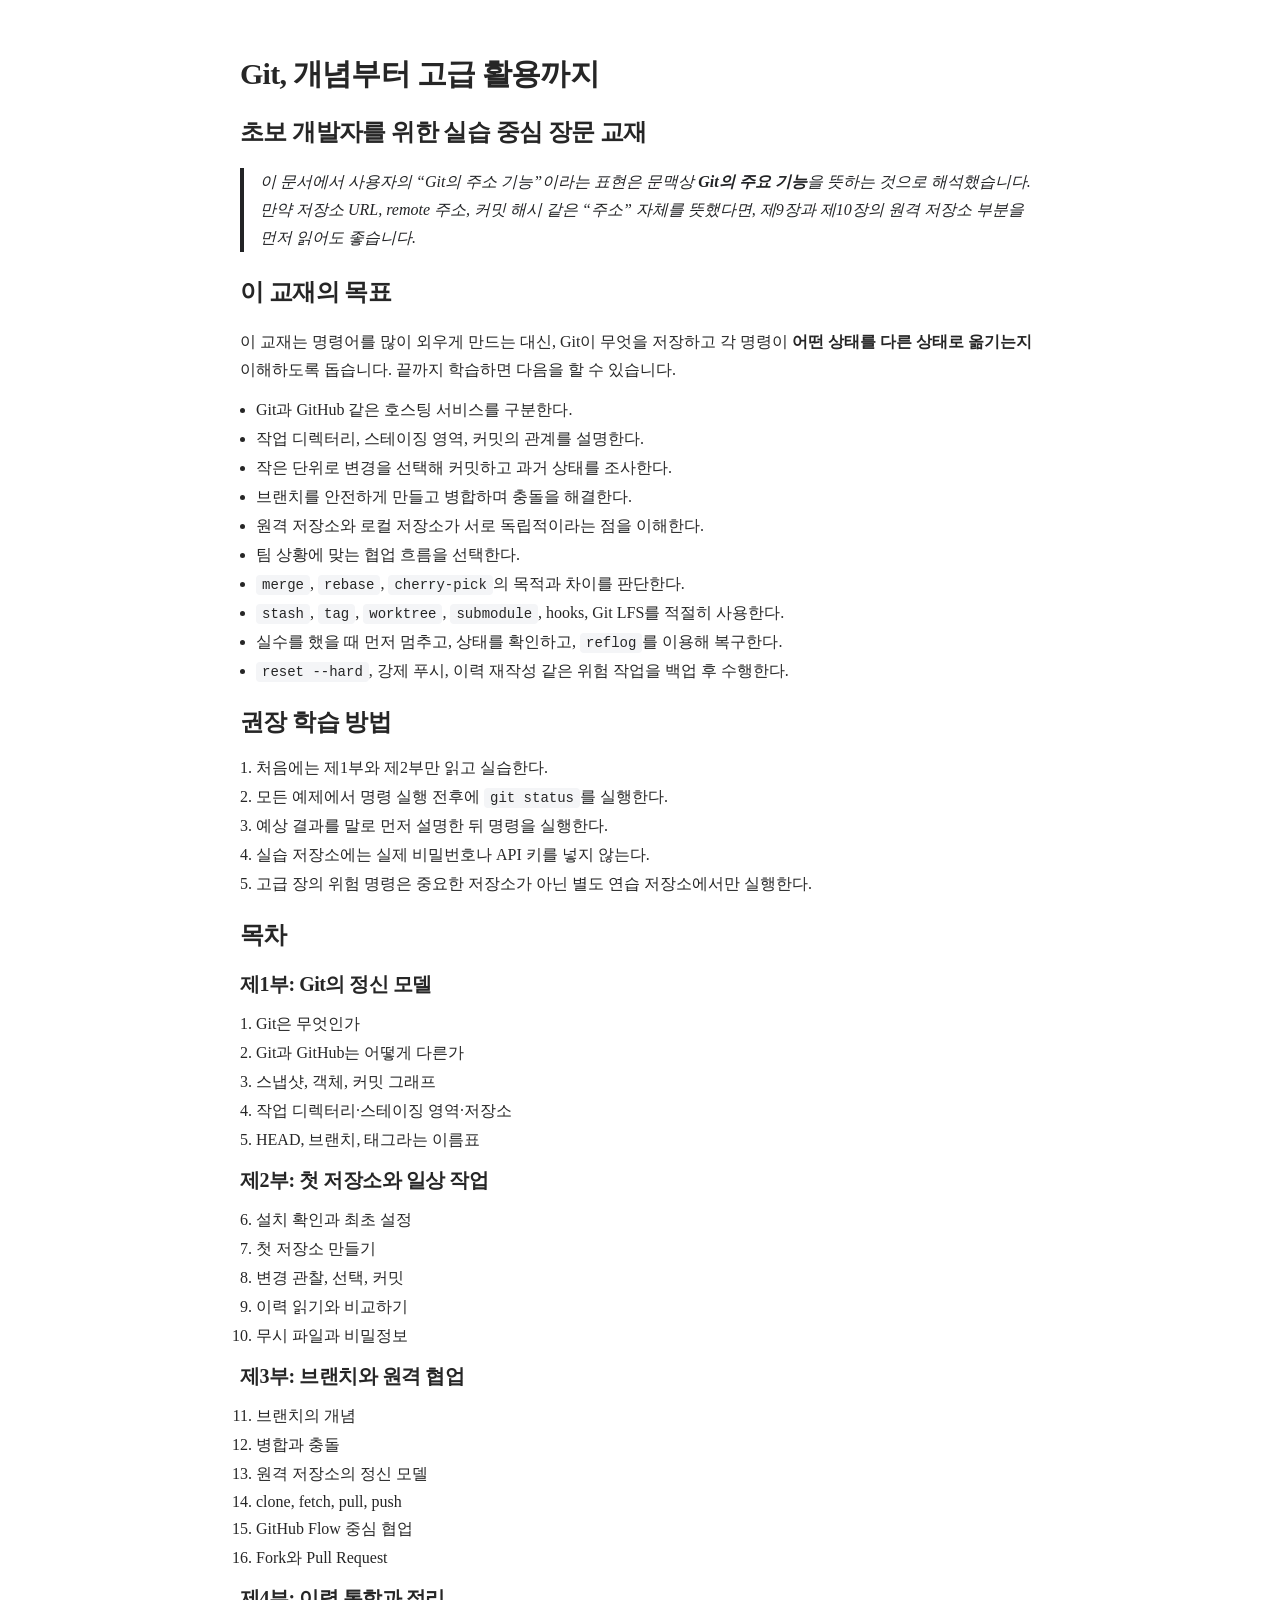
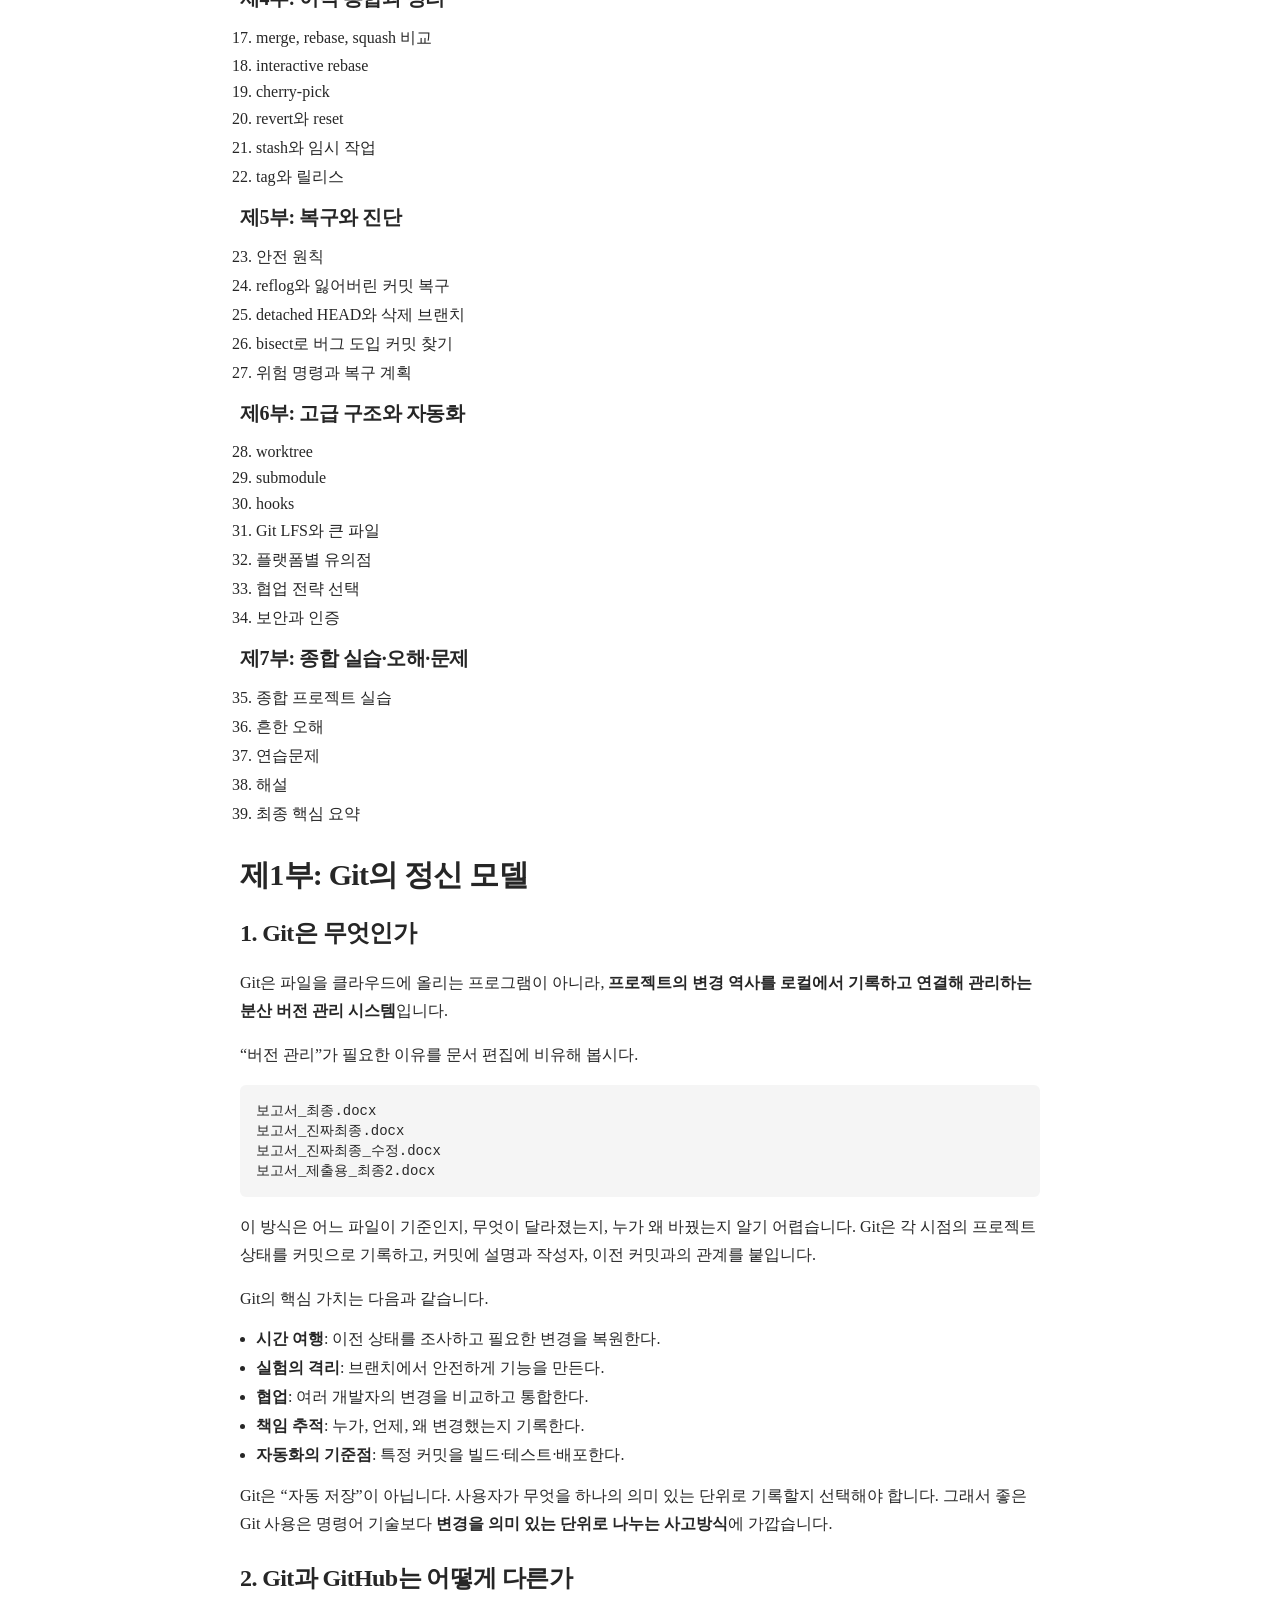
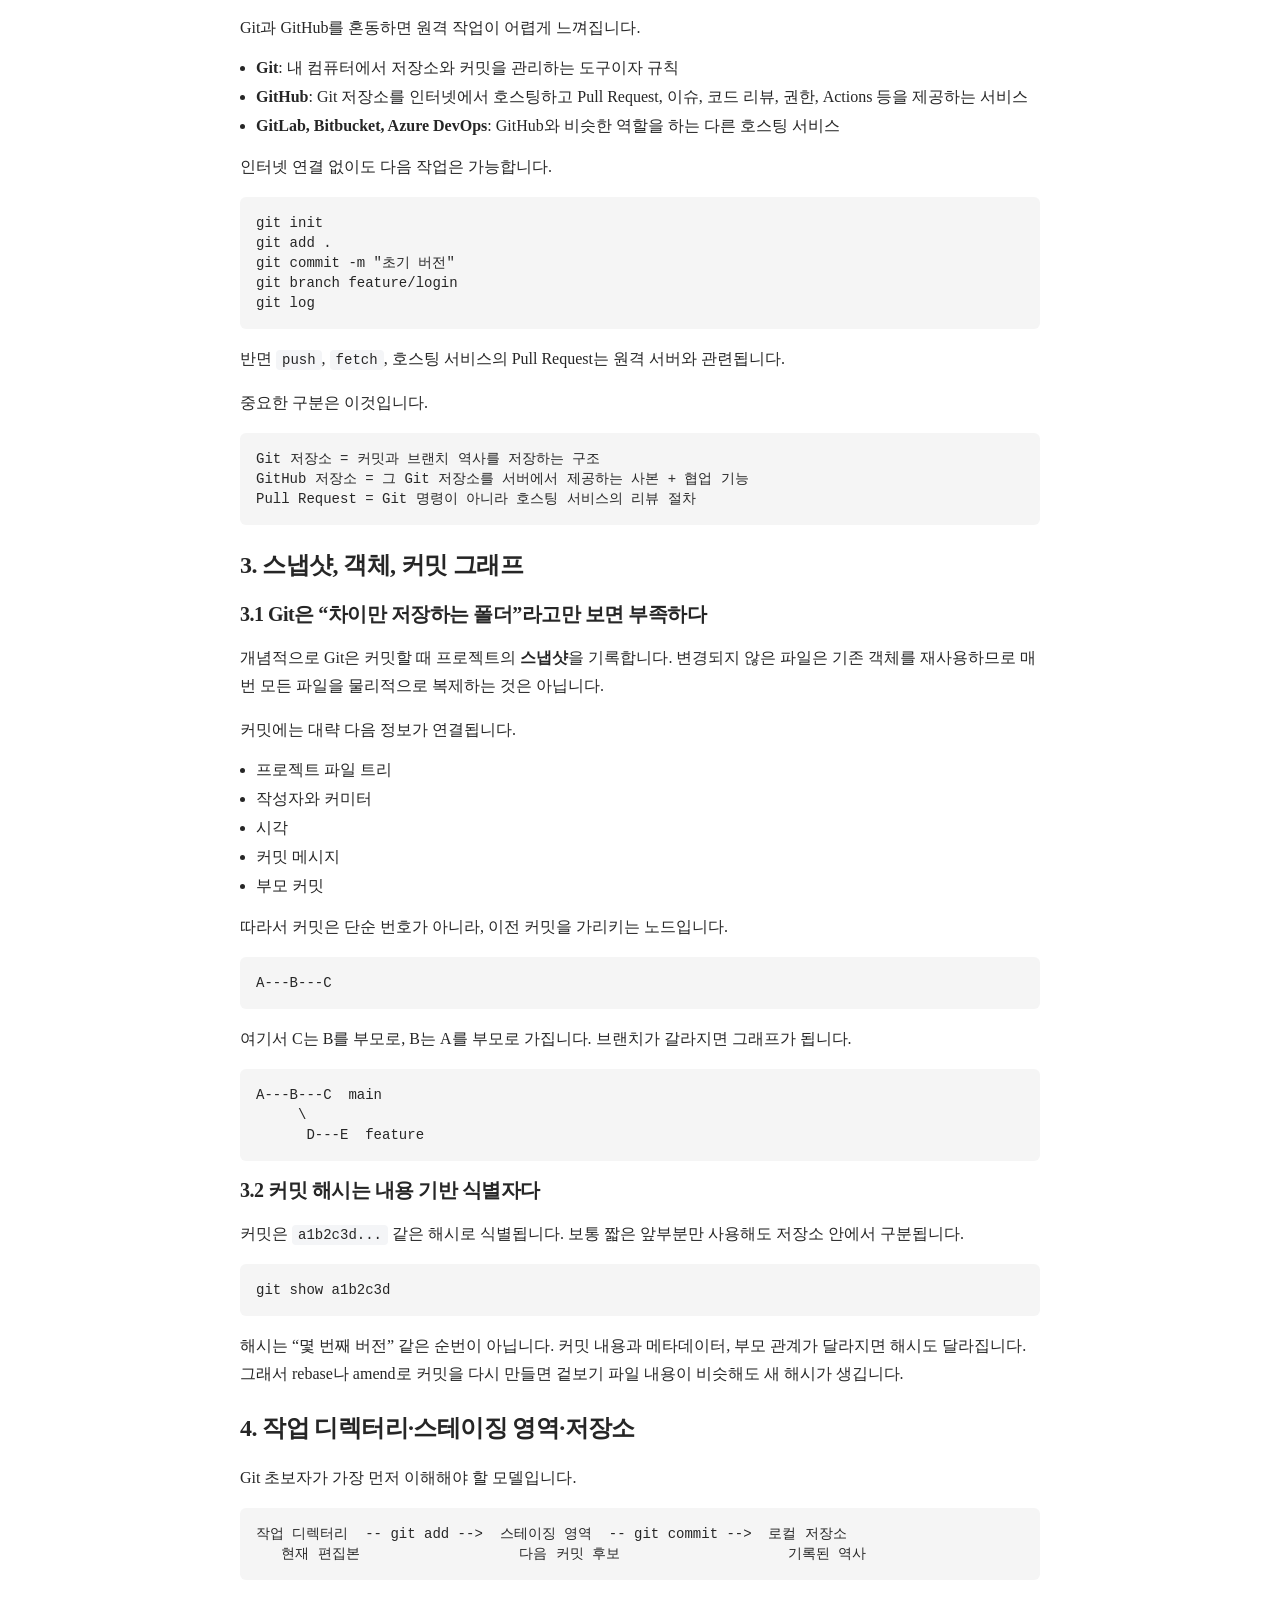
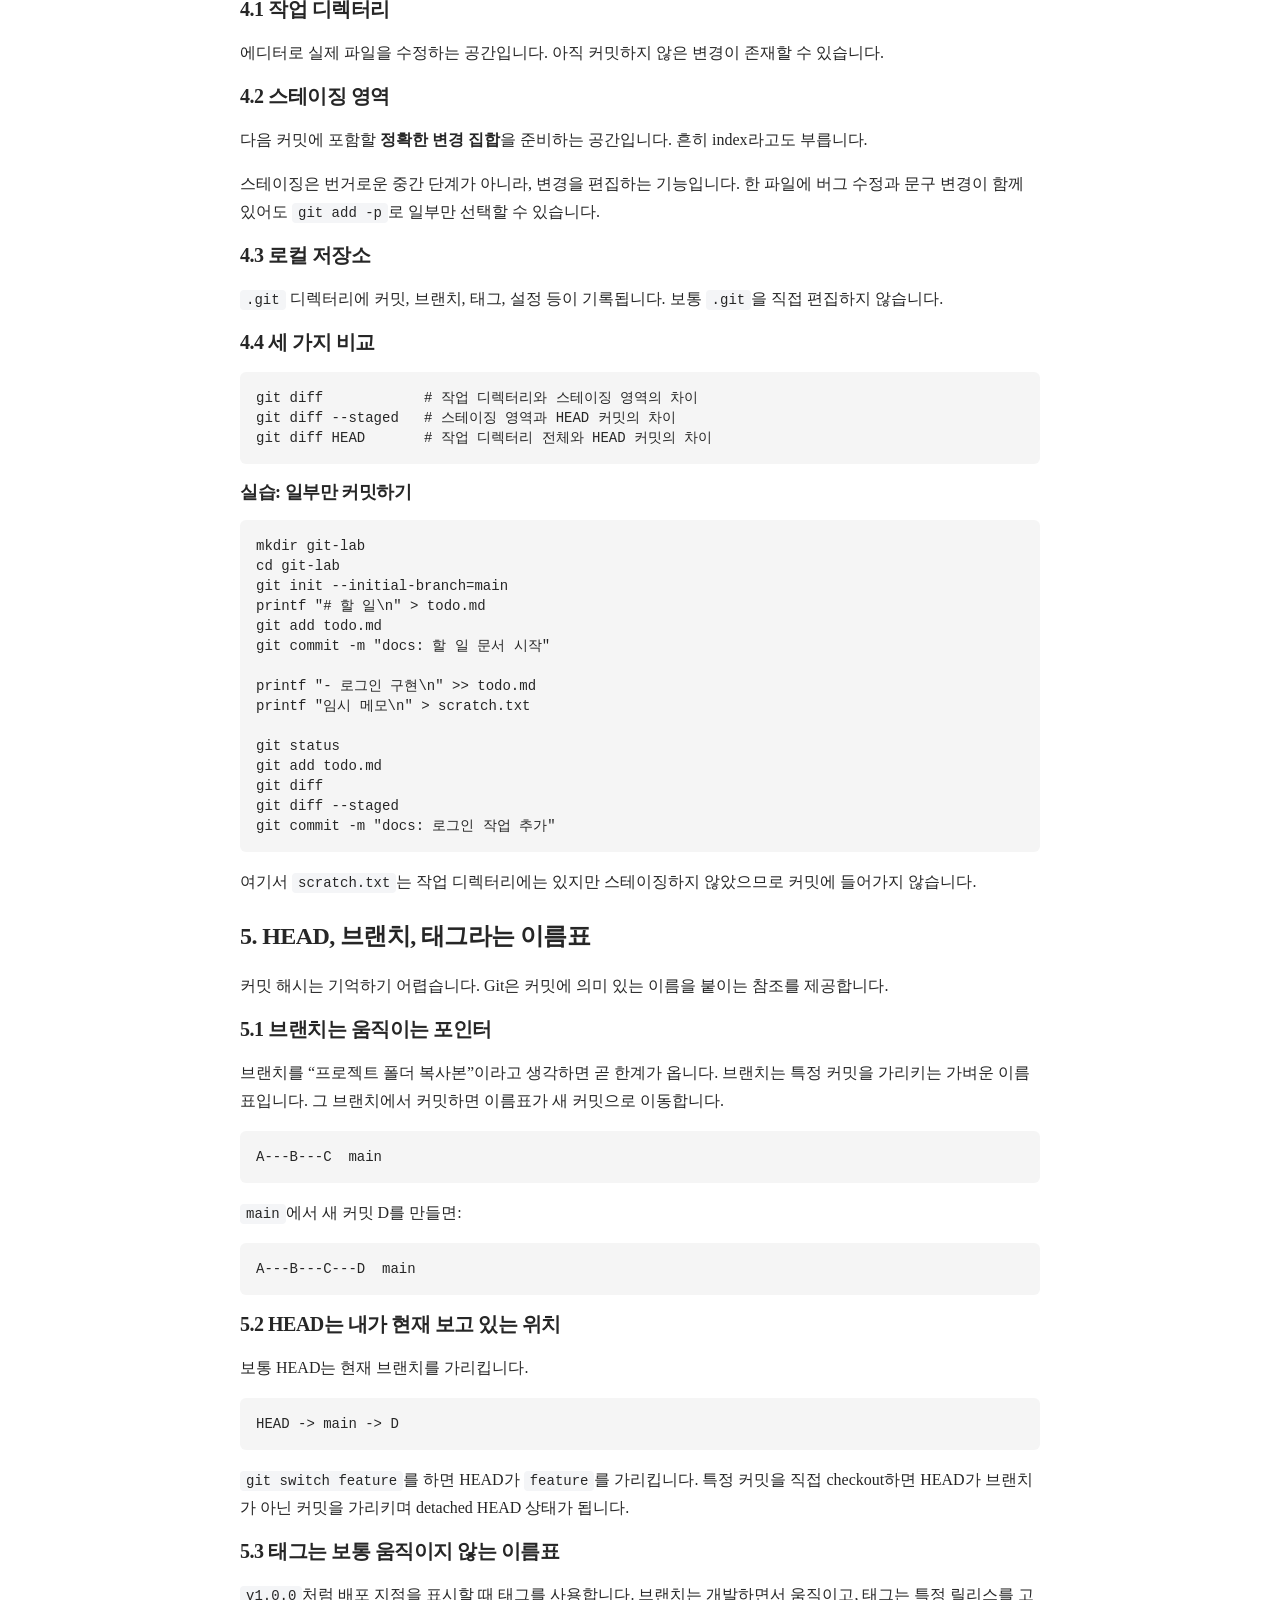
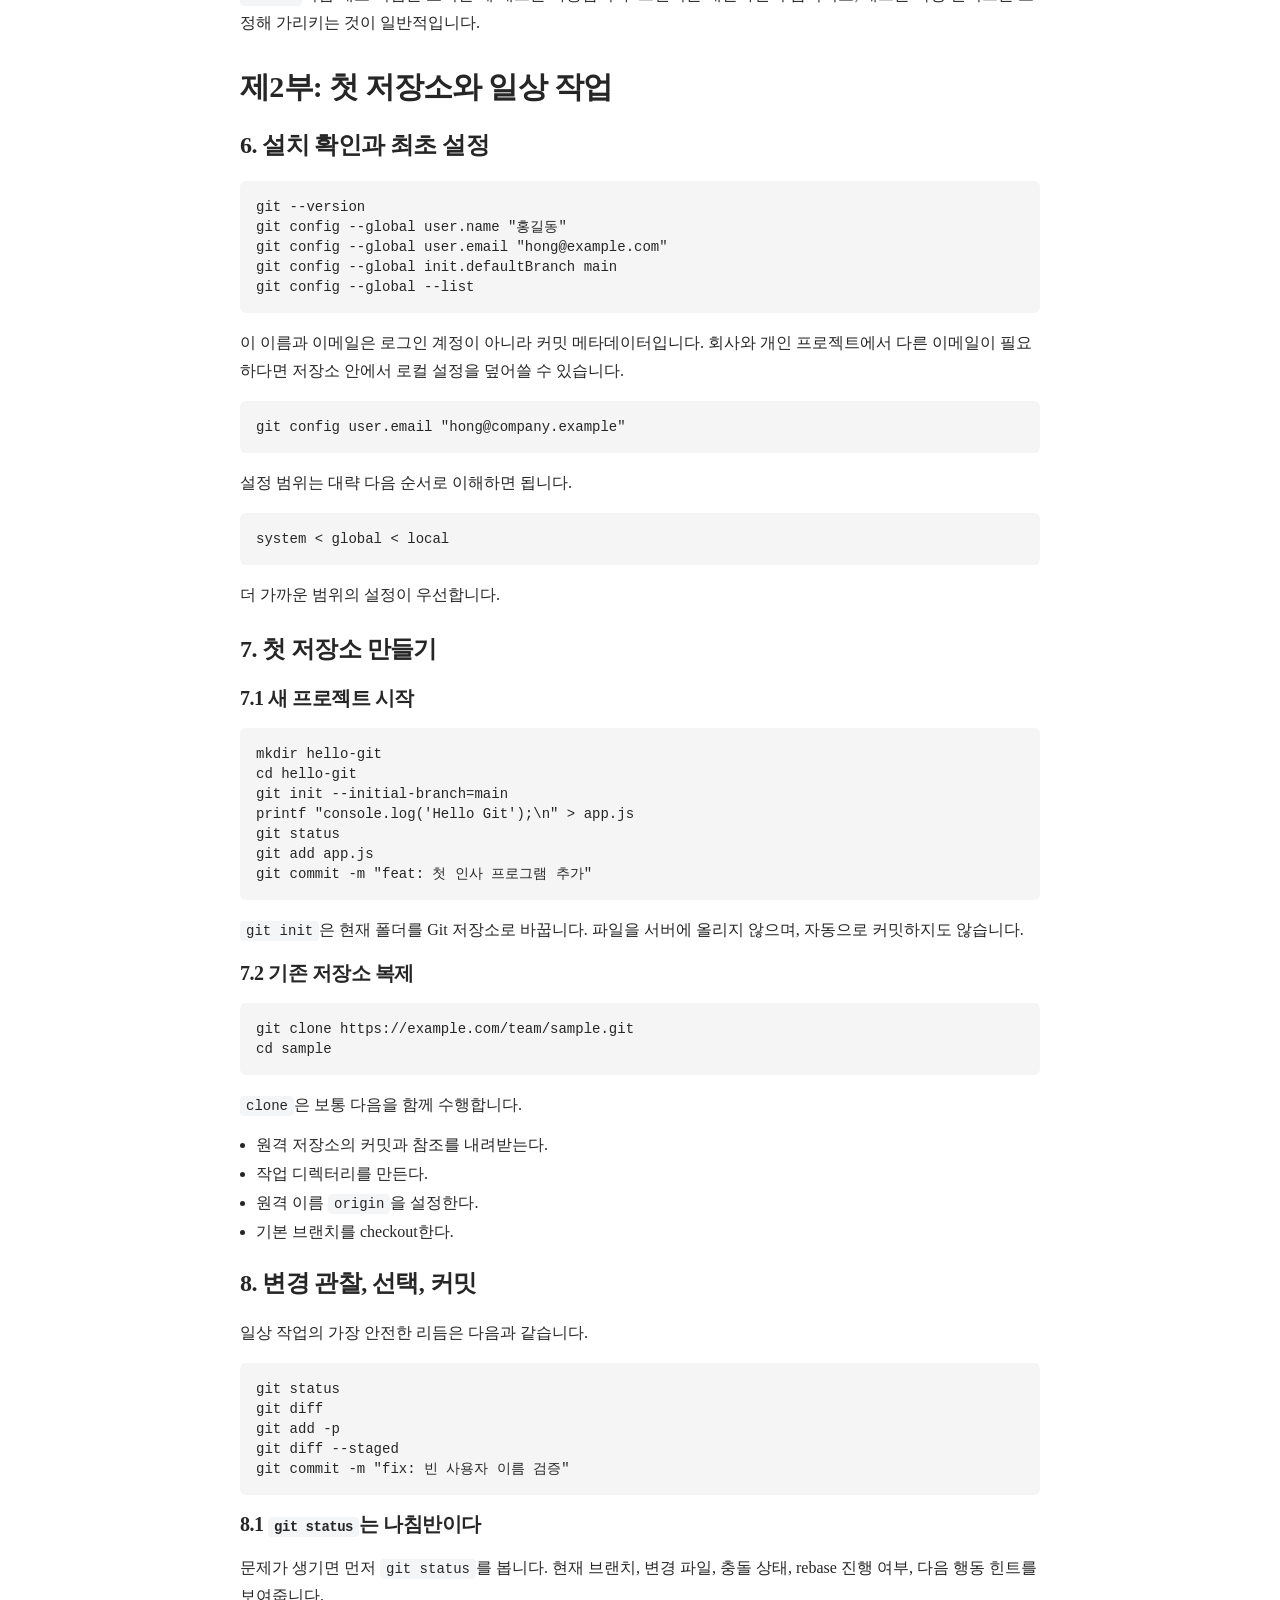
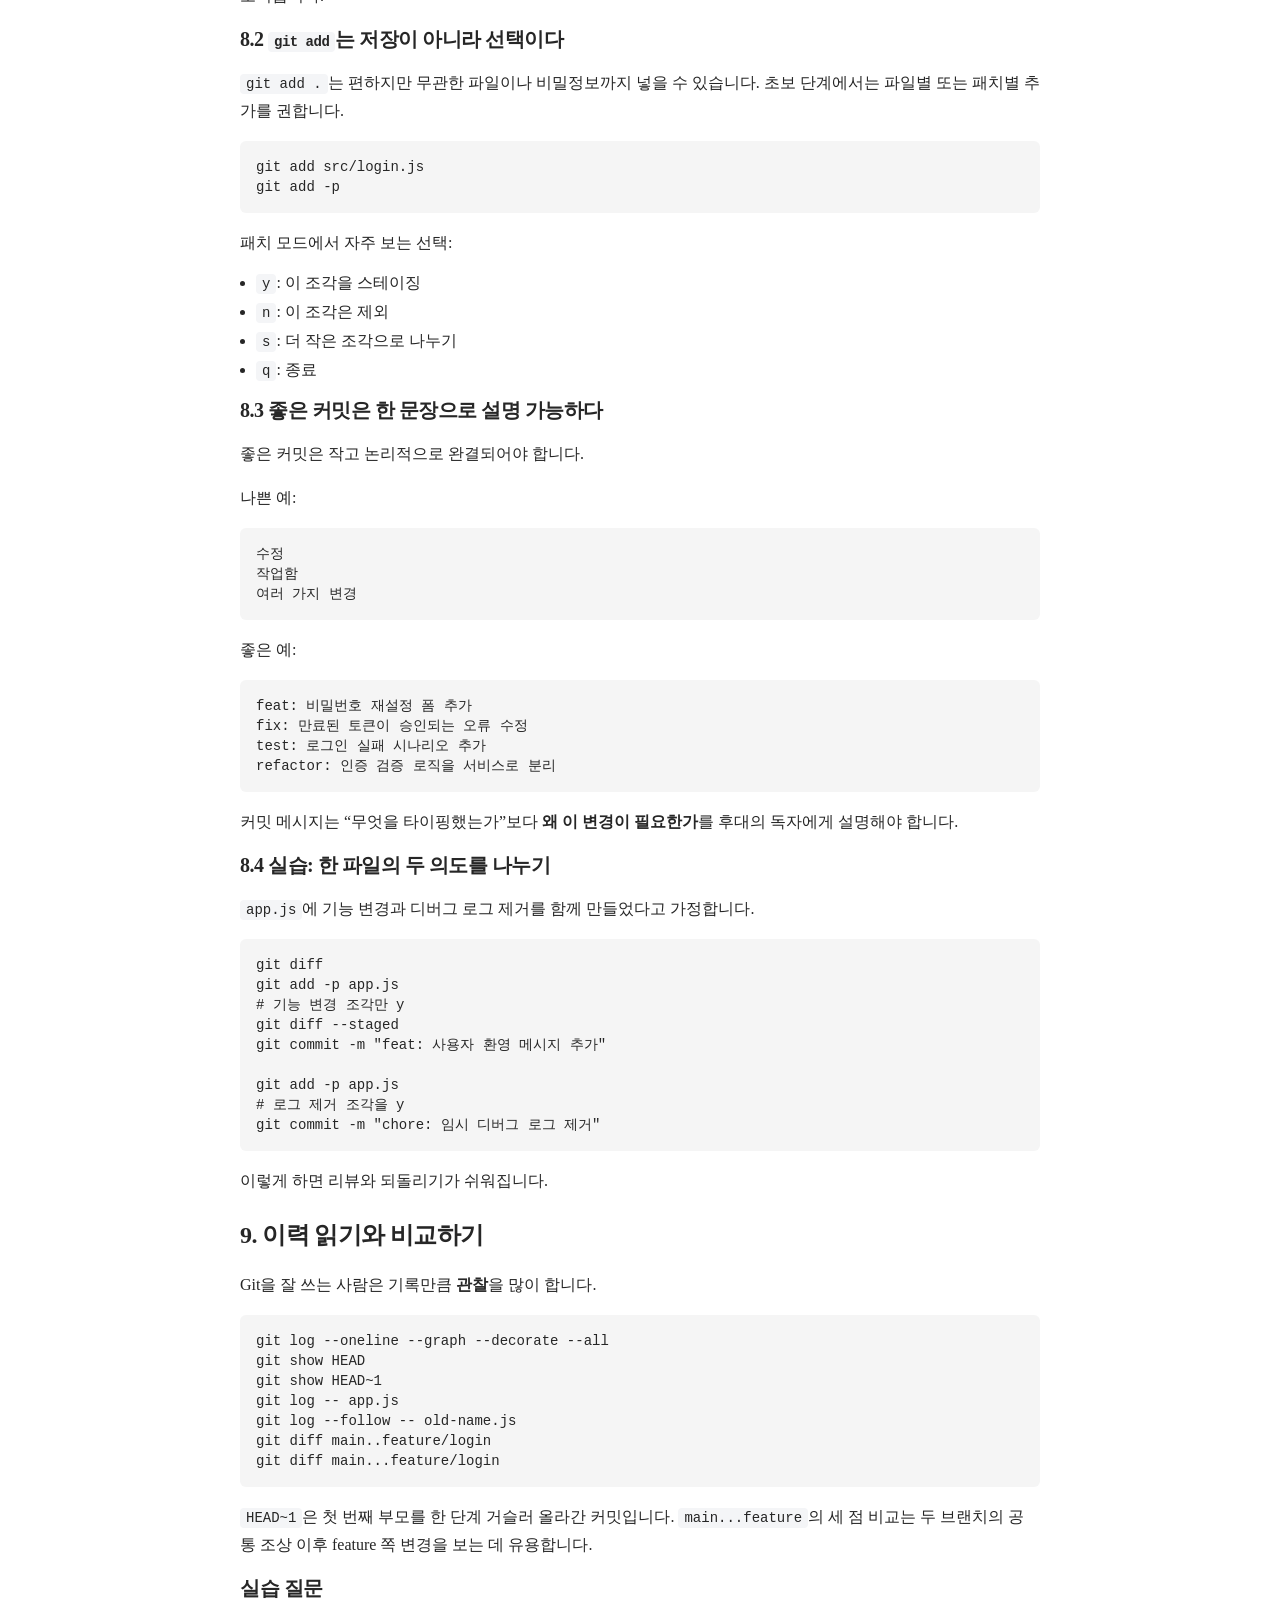
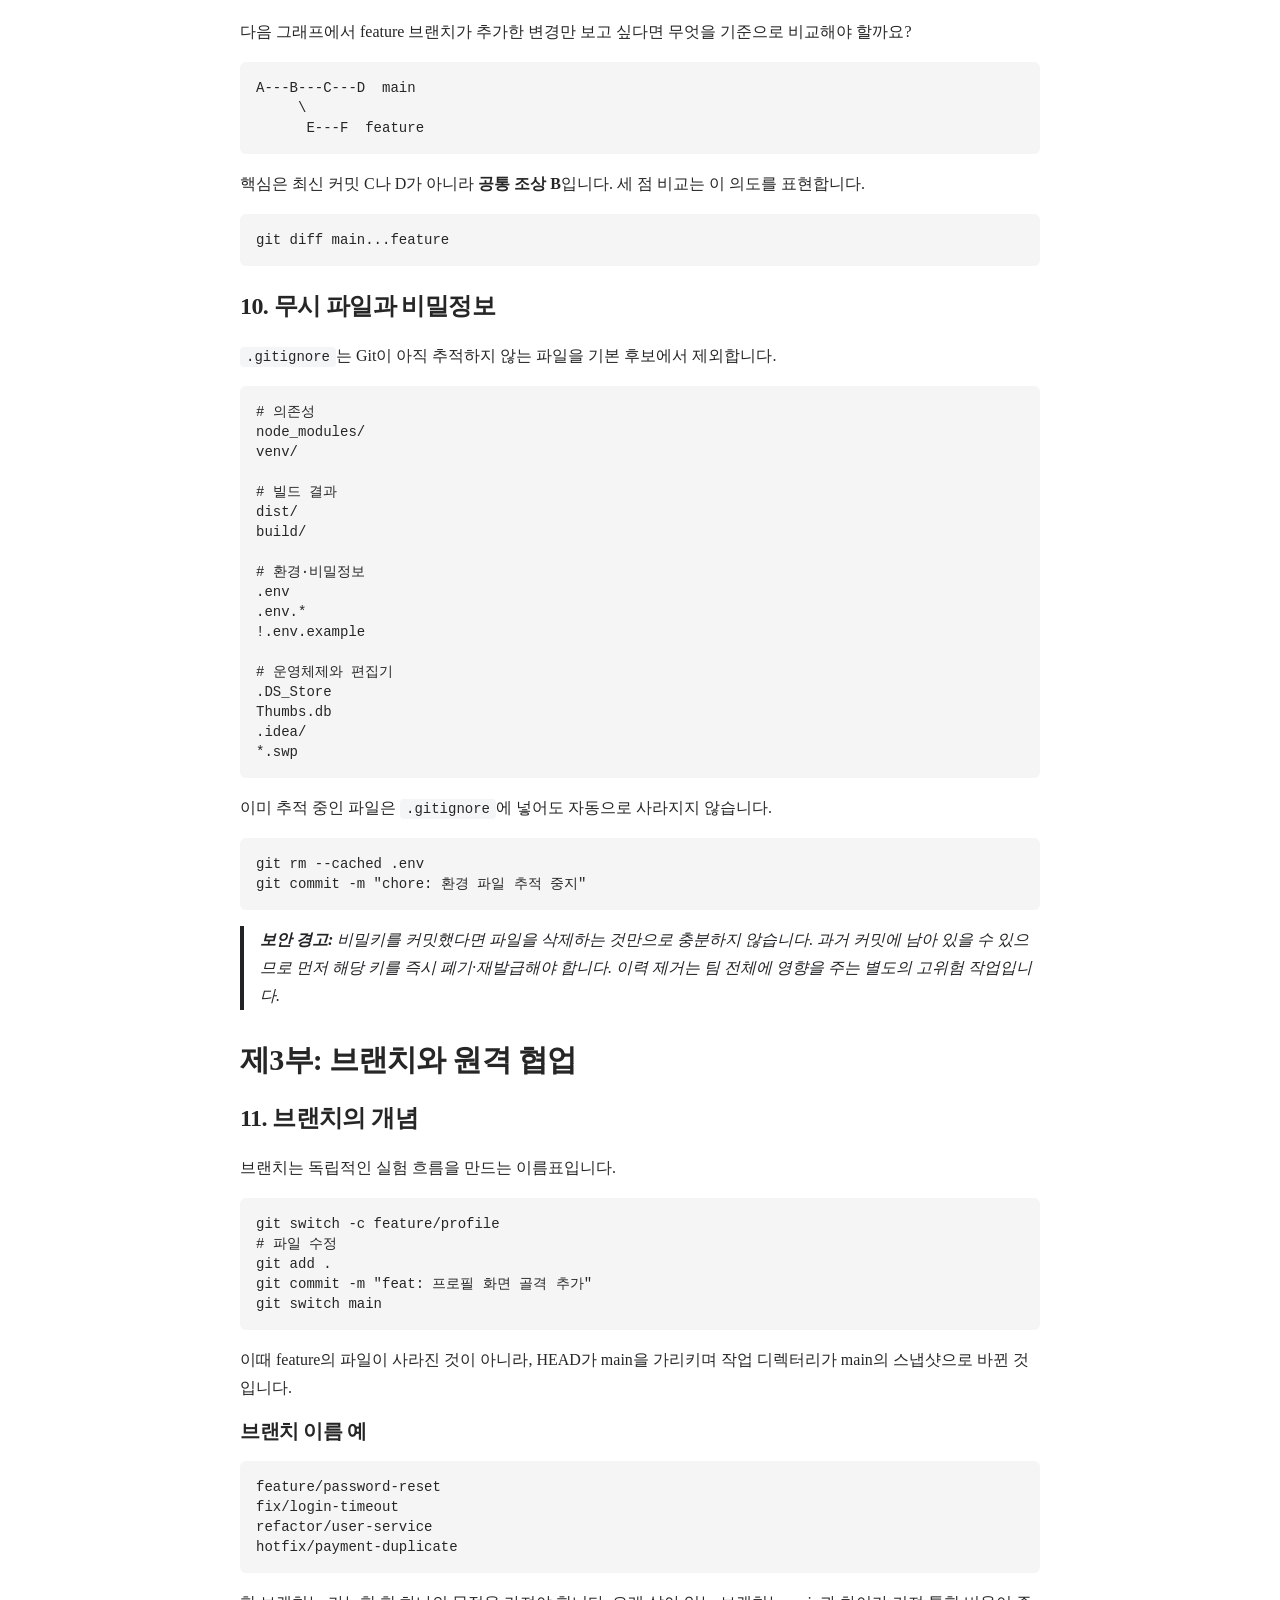
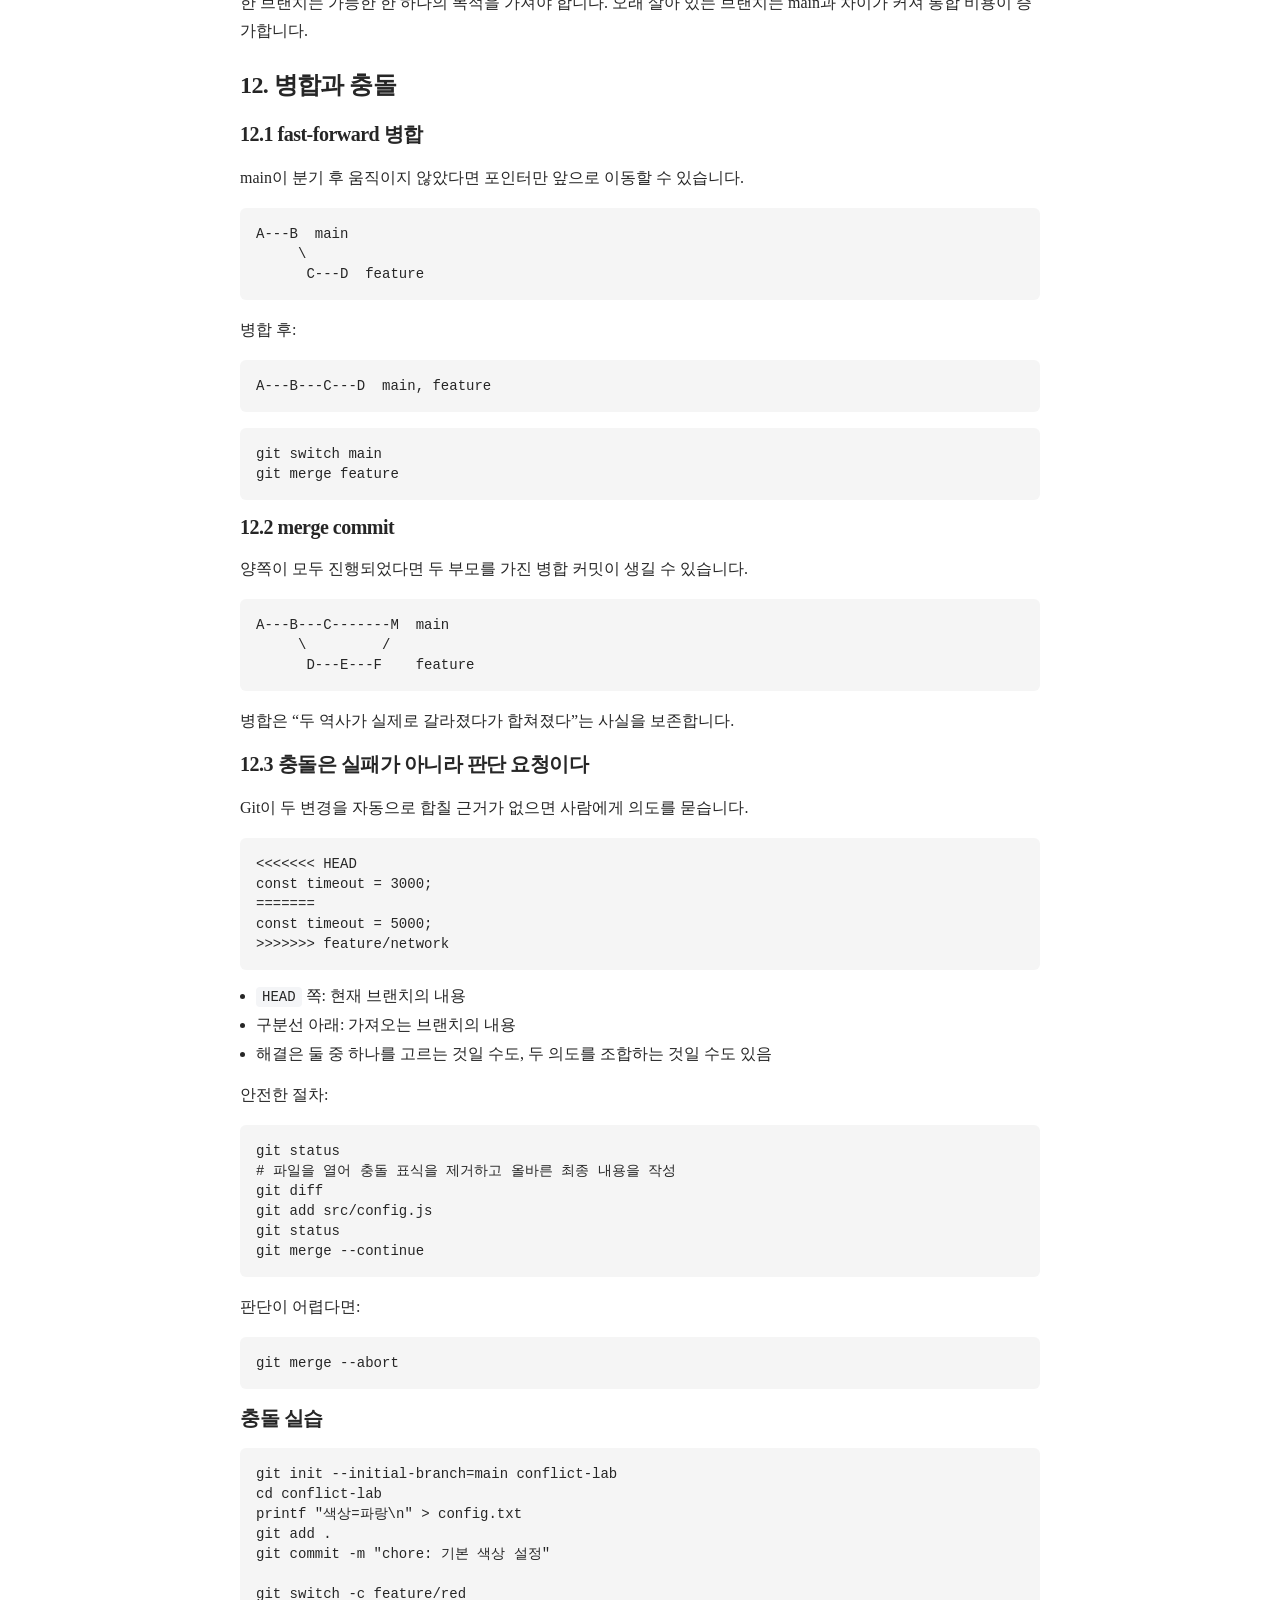
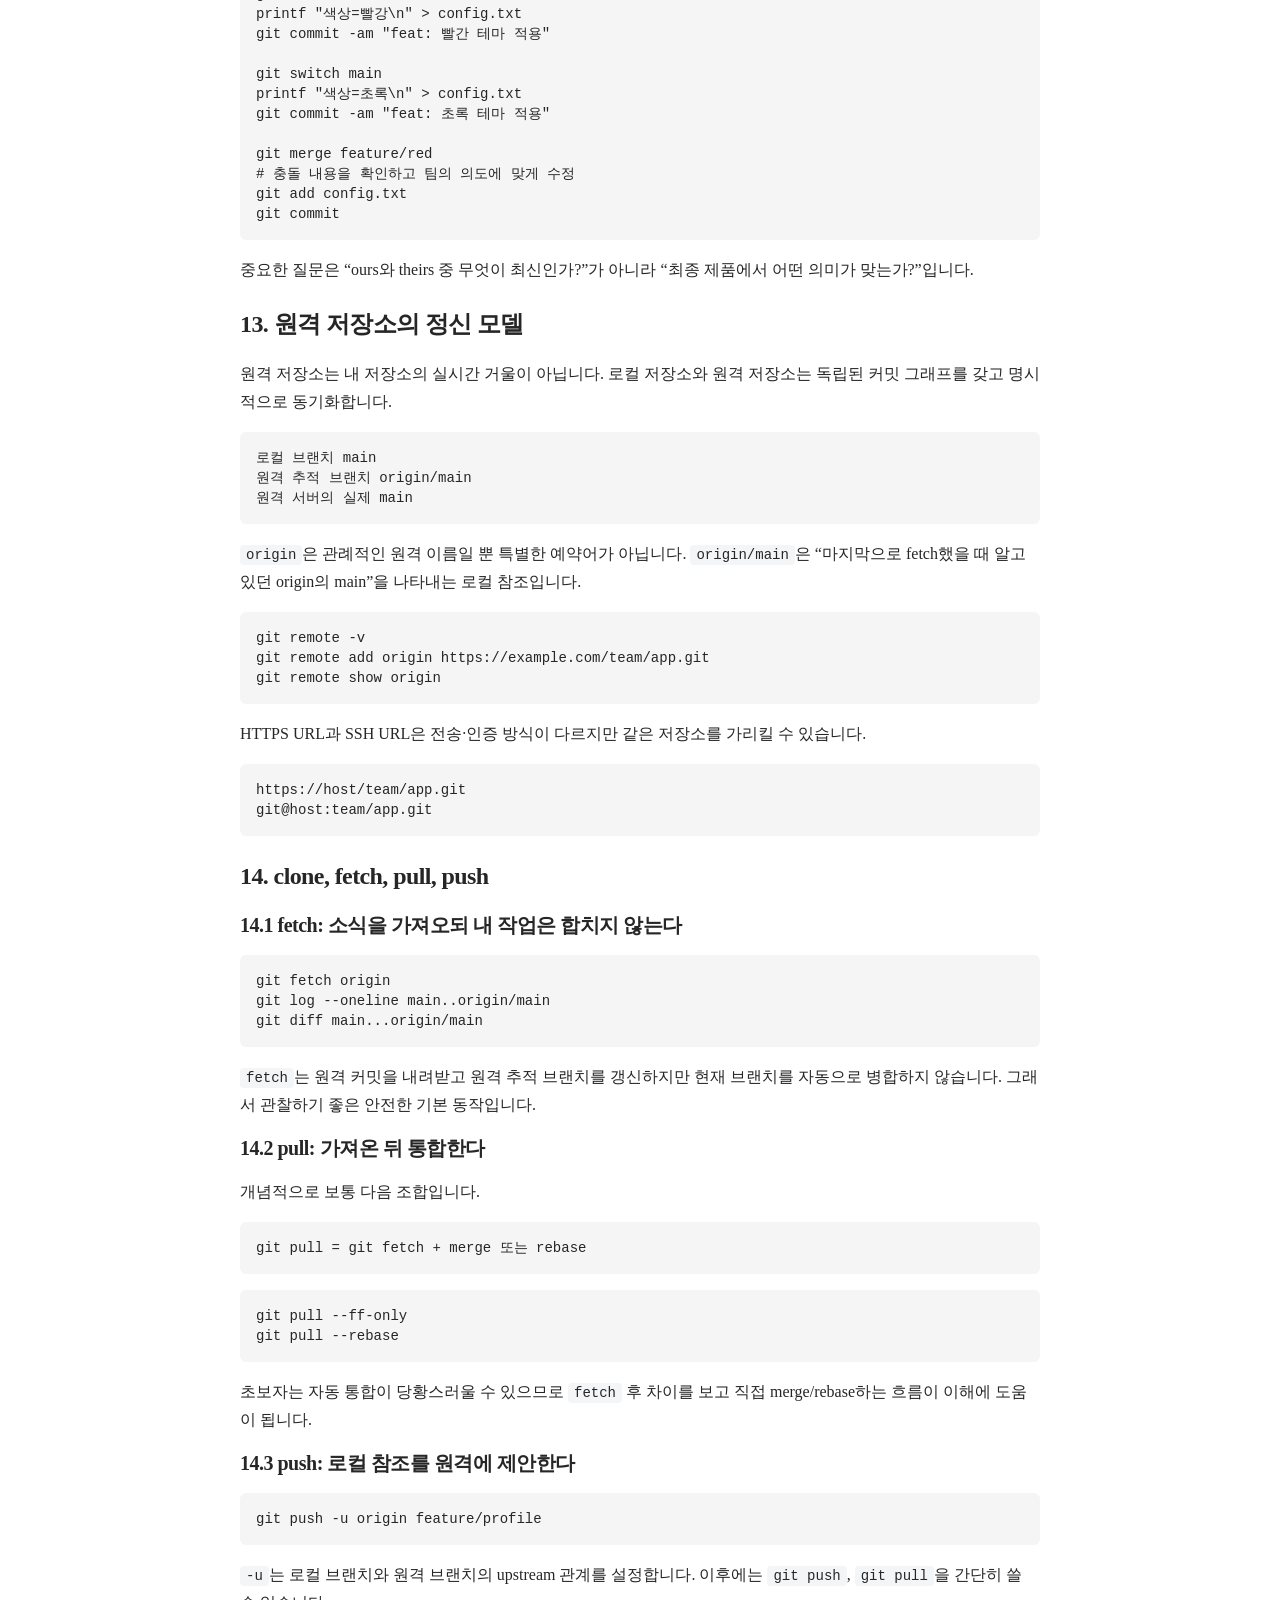
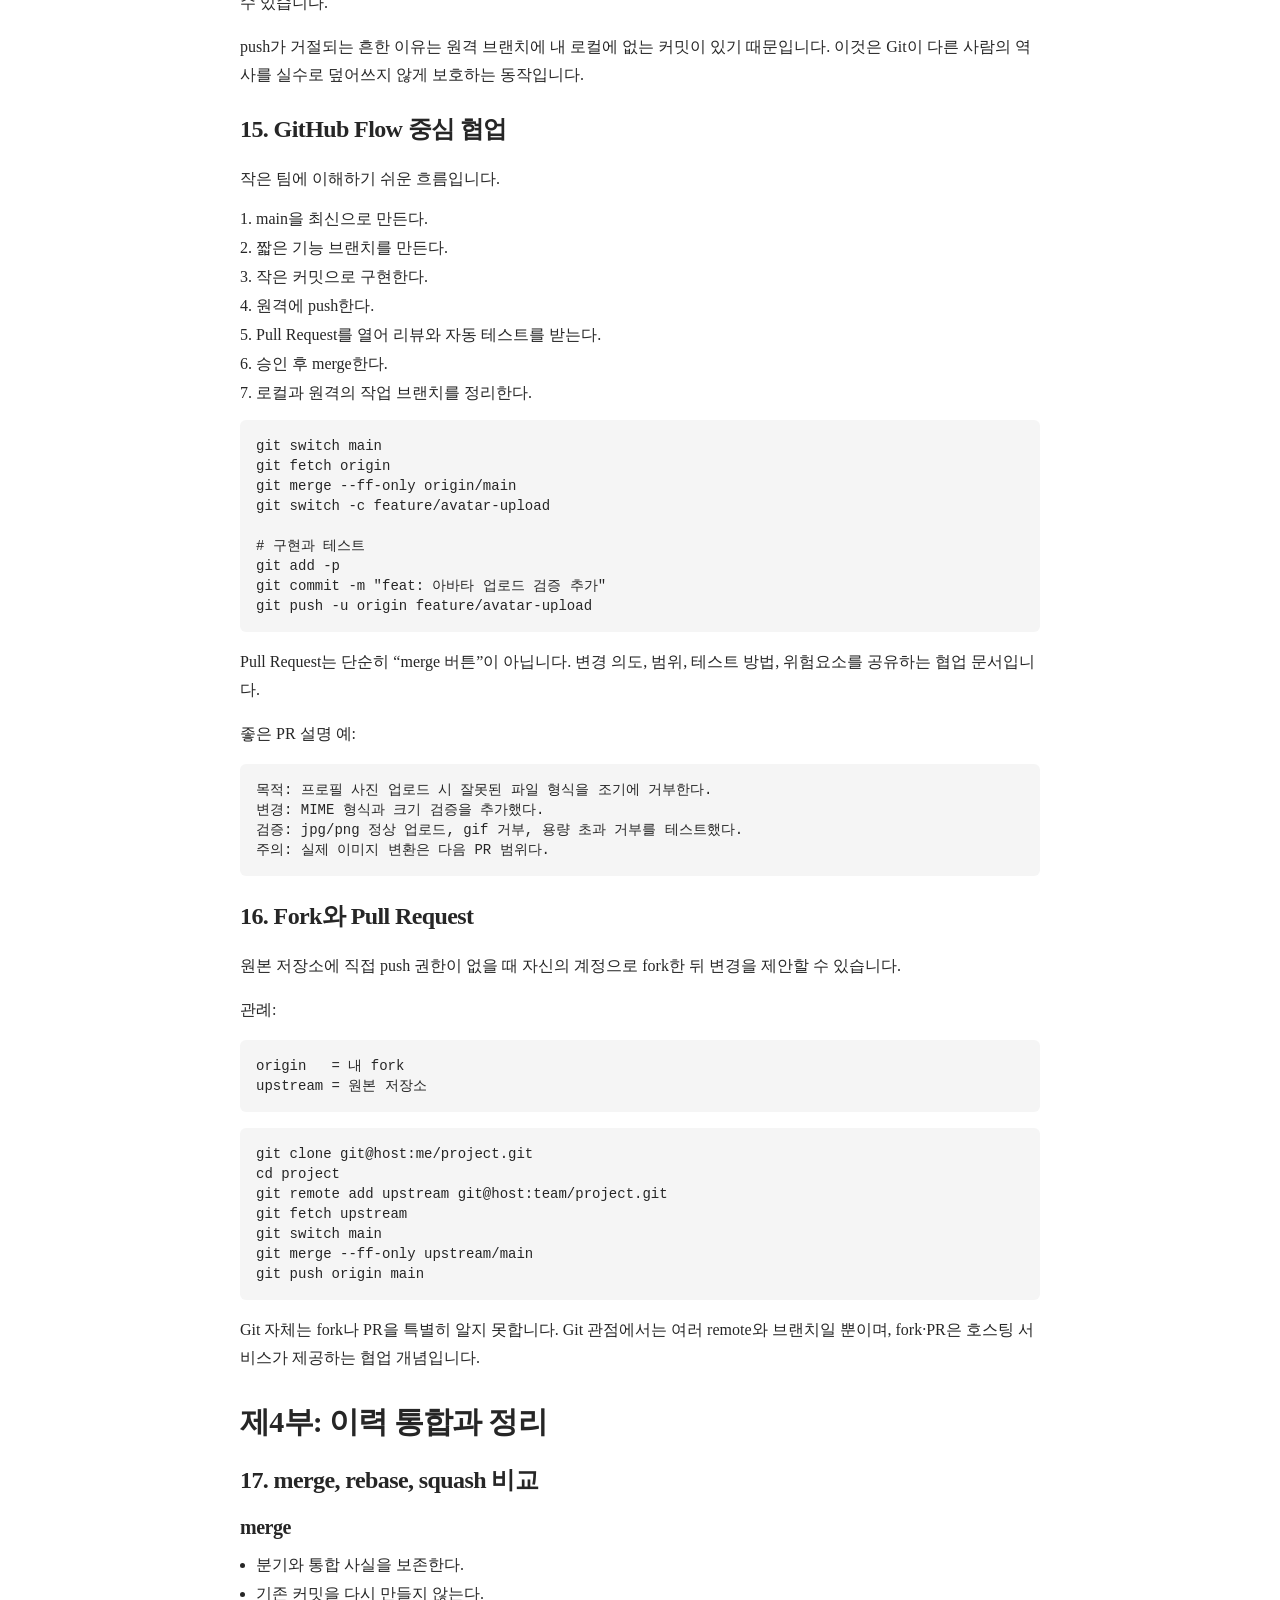
<file: git_개념부터_고급까지_초보자_학습교재.html>
<!DOCTYPE html><html><head><meta charset="utf-8"/><meta content="width=device-width, initial-scale=1.0" name="viewport"/><title>git_개념부터_고급까지_초보자_학습교재</title><style data-sk-tag-style-id="gen_doc_md">
@font-face {
  font-family: "Outfit";
  src: url("https://static-s3.skyworkcdn.com/fe/skywork-site-assets/fonts/Outfit/static/Outfit-ExtraBold.ttf")
    format("truetype");
  font-weight: 800;
  font-style: normal;
}
@font-face {
  font-family: "Outfit";
  src: url("https://static-s3.skyworkcdn.com/fe/skywork-site-assets/fonts/Outfit/static/Outfit-Bold.ttf")
    format("truetype");
  font-weight: 700;
  font-style: normal;
}
@font-face {
  font-family: "Outfit";
  src: url("https://static-s3.skyworkcdn.com/fe/skywork-site-assets/fonts/Outfit/static/Outfit-Black.ttf")
    format("truetype");
  font-weight: 900;
  font-style: normal;
}
@font-face {
  font-family: "Outfit";
  src: url("https://static-s3.skyworkcdn.com/fe/skywork-site-assets/fonts/Outfit/static/Outfit-SemiBold.ttf")
    format("truetype");
  font-weight: 600;
  font-style: normal;
}
@font-face {
  font-family: "Outfit";
  src: url("https://static-s3.skyworkcdn.com/fe/skywork-site-assets/fonts/Outfit/static/Outfit-Light.ttf")
    format("truetype");
  font-weight: 300;
  font-style: normal;
}
@font-face {
  font-family: "Outfit";
  src: url("https://static-s3.skyworkcdn.com/fe/skywork-site-assets/fonts/Outfit/static/Outfit-Medium.ttf")
    format("truetype");
  font-weight: 500;
  font-style: normal;
}
@font-face {
  font-family: "Outfit";
  src: url("https://static-s3.skyworkcdn.com/fe/skywork-site-assets/fonts/Outfit/static/Outfit-ExtraLight.ttf")
    format("truetype");
  font-weight: 200;
  font-style: normal;
}
@font-face {
  font-family: "Outfit";
  src: url("https://static-s3.skyworkcdn.com/fe/skywork-site-assets/fonts/Outfit/static/Outfit-Light.ttf")
    format("truetype");
  font-weight: 400;
  font-style: normal;
}
@font-face {
  font-family: "Outfit";
  src: url("https://static-s3.skyworkcdn.com/fe/skywork-site-assets/fonts/Outfit/static/Outfit-Thin.ttf")
    format("truetype");
  font-weight: 100;
  font-style: normal;
}
.sk-source-tag {
  display: inline-block;
  cursor: pointer;
  flex-shrink: 0;
  font-size: 0 !important;
  text-indent: 0px !important;
  width: auto !important;
  min-width: 20px;
  max-width: 76px !important;
  height: 16px !important;
  box-sizing: border-box;
  padding: 2.5px 8px;
  margin: 2px 4px;
  background: var(--fill-fill-3-hover, #f4f5f7);
  border-radius: 100px;
  background-clip: padding-box;
  color: var(--text-icon-text-3, #485568);
  font-family: Outfit;
  font-style: normal;
  font-weight: 400;
  line-height: 170%;
  user-select: none;
  transition: all 0.2s ease;
}
.sk-source-tag::before {
  content: var(--sk-source-display-name, attr(data-sk-source-website-name));
  cursor: pointer;
  display: inline-block;
  font-family: Outfit;
  font-weight: 400;
  font-style: normal;
  font-size: 9px;
  line-height: 11px;
  letter-spacing: 0px;
  color: var(--text-icon-text-3, #485568);
  max-width: 60px;
  overflow: hidden;
  text-overflow: ellipsis;
  white-space: nowrap;
  word-break: break-word;
  user-select: none;
  transition: all 0.2s ease;
}
.sk-source-tag:hover {
  background: var(---black, #000818);
}
.sk-source-tag:hover::before {
  color: var(--text-icon-text-6, #ffffff);
}
.sk-source-tag.active {
  background: var(---black, #000818);
}
.sk-source-tag.active::before {
  color: var(--text-icon-text-6, #ffffff);
}
.sk-source-tag[data-sk-source-type="pro_data"] {
  font-size: 0 !important;
  width: auto !important;
  text-indent: 0px !important;
  min-width: 20px;
  max-width: 76px !important;
  height: 16px !important;
  box-sizing: border-box;
  padding: 2.5px 8px;
  margin: 2px 4px;
  background: var(--fill-fill-3-hover, #f4f5f7);
  border-radius: 100px;
  color: var(--text-icon-text-3, #485568);
  font-family: Outfit;
  font-style: normal;
  font-weight: 400;
  line-height: 170%;
  user-select: none;
  display: inline-block;
  flex-shrink: 0;
  cursor: pointer;
  transition: all 0.2s ease;
}
.sk-source-tag[data-sk-source-type="pro_data"]::before {
  content: var(--sk-source-display-name, attr(data-sk-source-website-name));
  cursor: pointer;
  display: inline-block;
  font-family: Outfit;
  font-weight: 400;
  font-style: normal;
  font-size: 9px;
  line-height: 11px;
  letter-spacing: 0px;
  color: var(--text-icon-text-3, #485568);
  max-width: 60px;
  overflow: hidden;
  text-overflow: ellipsis;
  white-space: nowrap;
  user-select: none;
  transition: all 0.2s ease;
}
.sk-source-tag[data-sk-source-type="pro_data"]:hover {
  background: var(---black, #000818);
}
.sk-source-tag[data-sk-source-type="pro_data"]:hover::before {
  color: var(--text-icon-text-6, #ffffff);
}
.sk-source-text-check {
  background: var(--other-doc-check, rgba(77, 94, 255, 0.2));
}
.sk-hide-tag .sk-source-tag {
  display: none;
}
::-webkit-scrollbar {
  width: 6px;
  height: 6px;
  background-color: rgba(0, 0, 0, 0);
}
::-webkit-scrollbar-track {
  width: 6px;
  height: 6px;
  border-radius: 6px;
}
::-webkit-scrollbar-thumb {
  background-color: #ccc;
  border-radius: 10px;
}
.sk-edit-loading {
  position: relative;
  overflow: hidden;
  filter: brightness(0.5);
}
body > .container {
  width: 100%;
  box-sizing: border-box;
}
*[contenteditable="true"] {
  outline: none;
}
.doc-placeholder-container {
  display: flex;
  align-items: center;
  justify-content: center;
  width: 100%;
  margin: 1.5rem 0;
}
.doc-placeholder__icon {
  display: flex;
  align-items: center;
  justify-content: center;
  width: 250px;
  height: 188px;
  justify-content: center;
  align-items: center;
  color: #979fab;
  border-radius: 16px;
  border: 1.25px solid #f4f5f7;
  background: #f9fafc;
}
.doc-placeholder__icon svg {
  width: 28px;
  height: 28px;
}
.doc-image-loading {
  display: inline-flex;
  align-items: center;
  justify-content: center;
  padding: 20px;
}
.doc-image-loading__card {
  width: 250px;
  height: 188px;
  border-radius: 16px;
  overflow: hidden;
  position: relative;
  background: #fff;
}
.doc-image-loading__card::before {
  content: "";
  position: absolute;
  inset: -65%;
  background: radial-gradient(
      closest-side at 18% 22%,
      rgba(75, 201, 255, 0.4),
      transparent 60%
    ),
    radial-gradient(
      closest-side at 82% 28%,
      rgba(119, 77, 255, 0.3),
      transparent 58%
    ),
    radial-gradient(
      closest-side at 36% 84%,
      rgba(255, 75, 195, 0.16),
      transparent 62%
    ),
    radial-gradient(
      closest-side at 88% 78%,
      rgba(75, 201, 255, 0.4),
      transparent 64%
    ),
    radial-gradient(
      closest-side at 55% 55%,
      rgba(119, 77, 255, 0.3),
      transparent 68%
    );
  filter: blur(16px) saturate(1.14);
  transform-origin: 50% 50%;
  will-change: transform, filter;
  animation: doc-loading-spinA 18s linear infinite,
    doc-loading-driftA 11.5s ease-in-out infinite,
    doc-loading-breatheA 6.8s ease-in-out infinite;
}
.doc-image-loading__card::after {
  content: "";
  position: absolute;
  inset: -70%;
  background: radial-gradient(
      closest-side at 12% 72%,
      rgba(119, 77, 255, 0.3),
      transparent 60%
    ),
    radial-gradient(
      closest-side at 70% 16%,
      rgba(75, 201, 255, 0.4),
      transparent 58%
    ),
    radial-gradient(
      closest-side at 92% 55%,
      rgba(255, 75, 195, 0.16),
      transparent 64%
    );
  filter: blur(18px) saturate(1.1);
  opacity: 0.98;
  transform-origin: 50% 50%;
  mix-blend-mode: normal;
  will-change: transform, filter, opacity;
  animation: doc-loading-spinB 25s linear infinite reverse,
    doc-loading-driftB 15.8s ease-in-out infinite,
    doc-loading-breatheB 8.4s ease-in-out infinite;
}
.doc-image-loading__flow3 {
  position: absolute;
  inset: -75%;
  background: radial-gradient(
      closest-side at 28% 48%,
      rgba(255, 75, 195, 0.16),
      transparent 62%
    ),
    radial-gradient(
      closest-side at 62% 70%,
      rgba(75, 201, 255, 0.4),
      transparent 60%
    ),
    radial-gradient(
      closest-side at 78% 40%,
      rgba(119, 77, 255, 0.3),
      transparent 58%
    );
  filter: blur(14px) saturate(1.1);
  opacity: 0.78;
  transform-origin: 50% 50%;
  will-change: transform, filter, opacity;
  animation: doc-loading-driftC 9.6s cubic-bezier(0.2, 0.8, 0.2, 1) infinite,
    doc-loading-spinC 31s linear infinite;
  pointer-events: none;
  z-index: 1;
}
.doc-image-loading__glass {
  position: absolute;
  inset: 0;
  background: radial-gradient(
      140% 120% at 20% 0%,
      rgba(255, 255, 255, 0.7),
      rgba(255, 255, 255, 0) 55%
    ),
    radial-gradient(
      120% 140% at 100% 35%,
      rgba(255, 255, 255, 0.55),
      rgba(255, 255, 255, 0) 60%
    ),
    linear-gradient(
      180deg,
      rgba(255, 255, 255, 0.18),
      rgba(255, 255, 255, 0.06)
    );
  pointer-events: none;
  z-index: 2;
}
.doc-image-loading__grain {
  position: absolute;
  inset: -25%;
  pointer-events: none;
  opacity: 0.13;
  background-image: repeating-radial-gradient(
      circle at 20% 30%,
      rgba(0, 0, 0, 0.14) 0 1px,
      transparent 1px 3px
    ),
    repeating-radial-gradient(
      circle at 80% 70%,
      rgba(0, 0, 0, 0.1) 0 1px,
      transparent 1px 4px
    );
  filter: blur(0.15px);
  transform: rotate(12deg);
  animation: doc-loading-grainMove 8s steps(10) infinite;
  mix-blend-mode: soft-light;
  z-index: 3;
}
.doc-image-loading__content {
  position: absolute;
  inset: 0;
  display: flex;
  flex-direction: column;
  align-items: center;
  justify-content: center;
  gap: 8px;
  z-index: 10;
  pointer-events: none;
}
.doc-image-loading__icon {
  width: 28px;
  height: 28px;
  color: #4d5eff;
  opacity: 0.95;
  filter: drop-shadow(0 2px 4px rgba(77, 94, 255, 0.2));
}
.doc-image-loading__text {
  color: #4d5eff;
  font-family: Outfit;
  font-size: 12px;
  font-style: normal;
  font-weight: 400;
  line-height: 150%;
  text-align: center;
  text-shadow: 0 1px 2px hsla(0, 0%, 100%, 0.8);
}
@keyframes doc-loading-spinA {
  from {
    transform: rotate(0deg);
  }
  to {
    transform: rotate(360deg);
  }
}
@keyframes doc-loading-spinB {
  from {
    transform: rotate(0deg) scale(1.03);
  }
  to {
    transform: rotate(360deg) scale(1.03);
  }
}
@keyframes doc-loading-spinC {
  from {
    transform: rotate(0deg);
  }
  to {
    transform: rotate(360deg);
  }
}
@keyframes doc-loading-driftA {
  0% {
    transform: translate(0%, 0%) rotate(0deg) scale(1.02);
  }
  10% {
    transform: translate(12%, -7%) rotate(10deg) scale(1.06);
  }
  24% {
    transform: translate(-9%, 13%) rotate(3deg) scale(1.01);
  }
  38% {
    transform: translate(15%, 4%) rotate(16deg) scale(1.07);
  }
  54% {
    transform: translate(-14%, -2%) rotate(6deg) scale(0.99);
  }
  70% {
    transform: translate(6%, -15%) rotate(20deg) scale(1.05);
  }
  86% {
    transform: translate(-4%, 10%) rotate(12deg) scale(1.03);
  }
  100% {
    transform: translate(0%, 0%) rotate(0deg) scale(1.02);
  }
}
@keyframes doc-loading-driftB {
  0% {
    transform: translate(0%, 0%) rotate(0deg) scale(1.03);
  }
  9% {
    transform: translate(-12%, 9%) rotate(-7deg) scale(1.06);
  }
  22% {
    transform: translate(14%, 4%) rotate(-14deg) scale(1.01);
  }
  41% {
    transform: translate(-6%, -14%) rotate(-4deg) scale(1.08);
  }
  58% {
    transform: translate(13%, -7%) rotate(-16deg) scale(1.03);
  }
  74% {
    transform: translate(-15%, 3%) rotate(-9deg) scale(1.06);
  }
  89% {
    transform: translate(4%, 14%) rotate(-18deg) scale(1);
  }
  100% {
    transform: translate(0%, 0%) rotate(0deg) scale(1.03);
  }
}
@keyframes doc-loading-driftC {
  0% {
    transform: translate(0%, 0%) scale(1);
    opacity: 0.74;
  }
  18% {
    transform: translate(16%, 6%) scale(1.08);
    opacity: 0.8;
  }
  36% {
    transform: translate(3%, -16%) scale(0.98);
    opacity: 0.72;
  }
  55% {
    transform: translate(-17%, -4%) scale(1.07);
    opacity: 0.78;
  }
  73% {
    transform: translate(-6%, 15%) scale(1);
    opacity: 0.76;
  }
  100% {
    transform: translate(0%, 0%) scale(1);
    opacity: 0.74;
  }
}
@keyframes doc-loading-breatheA {
  0%,
  100% {
    filter: blur(16px) saturate(1.14);
  }
  45% {
    filter: blur(20px) saturate(1.2);
  }
  78% {
    filter: blur(15px) saturate(1.1);
  }
}
@keyframes doc-loading-breatheB {
  0%,
  100% {
    filter: blur(18px) saturate(1.1);
    opacity: 0.98;
  }
  40% {
    filter: blur(22px) saturate(1.18);
    opacity: 0.9;
  }
  72% {
    filter: blur(17px) saturate(1.06);
    opacity: 1;
  }
}
@keyframes doc-loading-grainMove {
  0% {
    transform: translate(0, 0) rotate(12deg);
  }
  25% {
    transform: translate(-2%, 1%) rotate(10deg);
  }
  50% {
    transform: translate(1%, -2%) rotate(14deg);
  }
  75% {
    transform: translate(2%, 2%) rotate(11deg);
  }
  100% {
    transform: translate(0, 0) rotate(12deg);
  }
}
@media (forced-colors: active) {
  .doc-image-loading__card::before,
  .doc-image-loading__card::after,
  .doc-image-loading__flow3,
  .doc-image-loading__grain {
    display: none;
  }
  .doc-image-loading__glass {
    background: linear-gradient(180deg, Canvas, Canvas);
    outline: 1px solid CanvasText;
  }
}
@media (prefers-reduced-motion: reduce) {
  .doc-image-loading__card::before,
  .doc-image-loading__card::after,
  .doc-image-loading__flow3,
  .doc-image-loading__grain {
    animation: none !important;
  }
}
.doc-region-loading {
  display: flex;
  flex-direction: column;
  flex: 1;
}
.doc-region-loading__bar {
  height: 16px;
  border-radius: 999px;
  margin-bottom: 12px;
  width: 100%;
  background: linear-gradient(
    90deg,
    rgb(242, 246, 255) 0%,
    rgb(232, 238, 255) 35%,
    rgb(224, 234, 255) 50%,
    rgb(232, 238, 255) 65%,
    rgb(242, 246, 255) 100%
  );
  background-size: 220% 100%;
  animation: doc-region-loading-flow 1.8s ease-in-out infinite;
}
.doc-region-loading__bar--long {
  width: 100%;
}
.doc-region-loading__bar--short {
  width: 62%;
}
@keyframes doc-region-loading-flow {
  0% {
    background-position: 0% 50%;
    opacity: 0.95;
  }
  50% {
    background-position: 100% 50%;
    opacity: 1;
  }
  100% {
    background-position: 0% 50%;
    opacity: 0.95;
  }
}
@keyframes doc-image-node-loading-spin {
  0% {
    transform: rotate(0deg);
  }
  100% {
    transform: rotate(360deg);
  }
}
@media (prefers-reduced-motion: reduce) {
  .doc-region-loading__bar {
    animation: none;
  }
}
.editor-image-node {
  display: flex;
  flex-direction: column;
  align-items: center;
  justify-content: center;
  margin: 1em 0;
  position: relative;
  caret-color: rgba(0, 0, 0, 0);
}
.editor-image-node img {
  margin: 0;
  max-width: 500px;
  cursor: pointer;
}
.editor-image-node.editor-image-node-is-loading::before {
  content: "";
  position: absolute;
  inset: 0;
  left: 0;
  right: 0;
  top: 0;
  bottom: 0;
  background: hsla(0, 0%, 100%, 0.5);
  z-index: 99;
}
.editor-image-node.editor-image-node-is-loading::after {
  z-index: 100;
  content: "";
  position: absolute;
  top: calc(50% - 14px);
  right: calc(50% - 14px);
  width: 28px;
  height: 28px;
  transform: translate(-50%, -50%);
  background: none;
  border: 3px solid #e8ecf2;
  border-top: 3px solid #4d5eff;
  border-radius: 50%;
  animation: doc-image-node-loading-spin 1s linear infinite;
}
.editor-image-node-caption {
  color: var(--text-icon-text-4, #7f8896);
  text-align: center;
  font-feature-settings: "liga" off, "clig" off;
  font-family: Outfit;
  font-size: 12px;
  font-style: normal;
  font-weight: 400;
  line-height: 150%;
  caret-color: auto;
  margin-top: 8px;
  min-height: 20px;
  max-width: 100%;
  min-width: 160px;
  display: inline-block;
  position: relative;
}
.editor-image-node-caption:focus {
  outline: none;
}
.editor-image-node-caption:empty::before {
  content: attr(data-placeholder);
  color: var(--text-icon-text-4, #7f8896);
  pointer-events: none;
  position: absolute;
  left: 0;
  right: 0;
  text-align: center;
  top: 0;
}
.editor-image-node-placeholder {
  border-radius: 16px;
  border: 1.25px solid var(--line-line-4, #f4f5f7);
  background: var(--fill-fill-4, #f9fafc);
  display: flex;
  width: 100%;
  height: 100%;
  min-height: 188px;
  max-width: 500px;
  max-height: 300px;
  flex-direction: column;
  justify-content: center;
  align-items: center;
  gap: 8px;
}
.editor-image-node-placeholder.placeholder-loading > svg {
  animation: doc-image-node-loading-spin 1s linear infinite;
}
a {
  cursor: pointer !important;
}
a[href] {
  cursor: pointer !important;
}
[contenteditable] a,
[contenteditable="true"] a,
[contenteditable="false"] a {
  cursor: pointer !important;
}
b {
  font-weight: bold;
}
.container b,
.container strong,
.page b,
.page strong {
  font-weight: 900;
}
body > .page {
  overflow-x: hidden;
}
body > .container {
  overflow-x: hidden;
}
.timeline-item {
  overflow-y: hidden;
}
.item-date {
  white-space: normal;
}
body {
  max-width: 800px;
  padding-top: 32px;
  margin: 0 auto;
  background: #fff;
}
body img {
  object-fit: contain;
}
body.use-template {
  background: #f9fafc;
  margin: 0 auto;
}
body.use-template .page {
  box-shadow: 0 2px 10px 0 rgba(0, 8, 24, 0.08);
}
body > .container {
  box-shadow: unset;
}
body > .page {
  height: auto;
}
body > .page .right-column,
body > .page .left-column {
  overflow-y: auto;
}
body > .page img {
  max-width: 100%;
}
body > .page .profile-pic-container img {
  object-fit: contain;
}
:root {
  --radius-sm: calc(var(--radius) - 4px);
  --radius-md: calc(var(--radius) - 2px);
  --radius-lg: var(--radius);
  --radius-xl: calc(var(--radius) + 4px);
  --color-background: var(--background);
  --color-foreground: var(--foreground);
  --color-card: var(--card);
  --color-card-foreground: var(--card-foreground);
  --color-popover: var(--popover);
  --color-popover-foreground: var(--popover-foreground);
  --color-primary: var(--primary);
  --color-primary-foreground: var(--primary-foreground);
  --color-secondary: var(--secondary);
  --color-secondary-foreground: var(--secondary-foreground);
  --color-muted: var(--muted);
  --color-muted-foreground: var(--muted-foreground);
  --color-accent: var(--accent);
  --color-accent-foreground: var(--accent-foreground);
  --color-destructive: var(--destructive);
  --color-destructive-foreground: var(--destructive-foreground);
  --color-border: var(--border);
  --color-input: var(--input);
  --color-ring: var(--ring);
  --color-chart-1: var(--chart-1);
  --color-chart-2: var(--chart-2);
  --color-chart-3: var(--chart-3);
  --color-chart-4: var(--chart-4);
  --color-chart-5: var(--chart-5);
  --color-sidebar: var(--sidebar);
  --color-sidebar-foreground: var(--sidebar-foreground);
  --color-sidebar-primary: var(--sidebar-primary);
  --color-sidebar-primary-foreground: var(--sidebar-primary-foreground);
  --color-sidebar-accent: var(--sidebar-accent);
  --color-sidebar-accent-foreground: var(--sidebar-accent-foreground);
  --color-sidebar-border: var(--sidebar-border);
  --color-sidebar-ring: var(--sidebar-ring);
  --primary: rgba(0, 85, 212, 1);
  --primary-foreground: rgba(255, 255, 255, 1);
  --sidebar-primary: rgba(0, 85, 212, 1);
  --sidebar-primary-foreground: rgba(255, 255, 255, 1);
  --chart-1: rgba(0, 85, 212, 1);
  --chart-2: rgba(82, 143, 235, 1);
  --chart-3: rgba(139, 177, 242, 1);
  --chart-4: rgba(185, 206, 247, 1);
  --chart-5: rgba(223, 230, 250, 1);
  --radius: 0rem;
  --background: rgba(252, 252, 252, 1);
  --foreground: rgba(38, 38, 38, 1);
  --card: rgba(255, 255, 255, 1);
  --card-foreground: rgba(38, 38, 38, 1);
  --popover: rgba(255, 255, 255, 1);
  --popover-foreground: rgba(38, 38, 38, 1);
  --secondary: rgba(245, 245, 245, 1);
  --secondary-foreground: rgba(38, 38, 38, 1);
  --muted: rgba(245, 245, 245, 1);
  --muted-foreground: rgba(34, 35, 37, 1);
  --accent: rgba(239, 239, 239, 1);
  --accent-foreground: rgba(38, 38, 38, 1);
  --destructive: rgba(192, 57, 43, 1);
  --destructive-foreground: rgba(255, 255, 255, 1);
  --border: rgba(230, 230, 230, 1);
  --input: rgba(230, 230, 230, 1);
  --ring: rgba(0, 85, 212, 1);
  --sidebar: rgba(250, 250, 250, 1);
  --sidebar-foreground: rgba(38, 38, 38, 1);
  --sidebar-accent: rgba(239, 239, 239, 1);
  --sidebar-accent-foreground: rgba(38, 38, 38, 1);
  --sidebar-border: rgba(230, 230, 230, 1);
  --sidebar-ring: rgba(0, 85, 212, 1);
}
* {
  border-color: var(--border);
  outline-color: color-mix(in srgb, var(--ring) 50%, transparent);
}
body {
  font-size: 16px;
  color: var(--foreground);
  -webkit-font-smoothing: antialiased;
  -moz-osx-font-smoothing: grayscale;
  font-feature-settings: "ss01", "ss02", "cv01", "cv02";
}
menu,
ol,
ul {
  list-style: none;
  margin: 0;
  padding: 0;
}
h1,
h2,
h3,
h4,
h5,
h6 {
  font-weight: 700;
  letter-spacing: -0.025em;
  margin-top: 16px;
  margin-bottom: 16px;
}
h1 {
  font-size: 2.25rem;
  line-height: 2.5rem;
  margin-bottom: 1.5rem;
}
@media (min-width: 768px) {
  h1 {
    font-size: 3rem;
    line-height: 1;
  }
}
@media (min-width: 1024px) {
  h1 {
    font-size: 3.75rem;
    line-height: 1;
  }
}
h2 {
  font-size: 1.875rem;
  line-height: 2.25rem;
  margin-bottom: 1rem;
}
@media (min-width: 768px) {
  h2 {
    font-size: 2.25rem;
    line-height: 2.5rem;
  }
}
p {
  line-height: 1.75;
  margin-bottom: 1rem;
}
button:not(:disabled),
[role="button"]:not([aria-disabled="true"]),
[type="button"]:not(:disabled),
[type="submit"]:not(:disabled),
[type="reset"]:not(:disabled),
a[href],
select:not(:disabled),
input[type="checkbox"]:not(:disabled),
input[type="radio"]:not(:disabled) {
  cursor: pointer;
}
.container {
  width: 100%;
  margin-left: auto;
  margin-right: auto;
  padding-left: 1.5rem;
  padding-right: 1.5rem;
  max-width: 820px;
}
.flex {
  min-height: 0;
  min-width: 0;
}
.editor-container {
  max-width: 800px;
  padding: 24px 10%;
  font-size: 16px;
}
.editor-container hr {
  border: none;
  height: 1px;
  margin-top: 3em;
  margin-bottom: 3em;
  background-color: rgba(37, 39, 45, 0.1);
}
.editor-container li {
  margin: 0.5rem 0;
}
.editor-container h1 {
  font-size: 2rem;
  font-weight: 700;
}
.editor-container h2 {
  font-size: 1.5rem;
  font-weight: 700;
}
.editor-container h3 {
  font-size: 1.25rem;
  font-weight: 600;
}
.editor-container h4 {
  font-size: 1.125rem;
  font-weight: 600;
}
.editor-container h5 {
  font-size: 1rem;
  font-weight: 500;
}
.editor-container h6 {
  font-size: 0.875rem;
  font-weight: 400;
}
.editor-container a {
  color: #3385ff;
  text-decoration: none;
}
.editor-container a:hover {
  text-decoration: underline;
}
.editor-container sup > a {
  margin-left: 2px;
  margin-right: 2px;
}
.editor-container [data-footnote-backref] {
  color: #4c90ff;
}
.editor-container [data-footnote-backref]:hover {
  color: #1f6fe5;
}
.editor-container .editor-image-node {
  max-width: 100%;
}
.editor-container .editor-image-node .editor-image-node-placeholder {
  max-width: 100%;
}
.editor-container .editor-image-node img {
  max-width: 100%;
}
.editor-container h1 {
  font-size: 1.875rem;
  line-height: 2.25rem;
  font-weight: 700;
  margin-top: 2rem;
  margin-bottom: 1rem;
}
.editor-container h2 {
  font-size: 1.5rem;
  line-height: 2rem;
  font-weight: 700;
  margin-top: 1.5rem;
  margin-bottom: 0.75rem;
  padding-bottom: 0.25rem;
}
.editor-container p {
  margin-top: 1rem;
  margin-bottom: 1rem;
  line-height: 1.75rem;
}
.editor-container blockquote {
  border-left: 4px solid #222325;
  padding-left: 1rem;
  font-style: italic;
  color: var(--muted-foreground);
  margin: 1rem 0;
}
.editor-container code {
  background-color: #f4f5f7;
  padding-left: 0.375rem;
  padding-right: 0.375rem;
  padding-top: 0.125rem;
  padding-bottom: 0.125rem;
  border-radius: 0.25rem;
  font-size: 0.875rem;
  line-height: 1.25rem;
  font-family: ui-monospace, SFMono-Regular, Menlo, Monaco, Consolas,
    "Liberation Mono", "Courier New", monospace;
}
.editor-container pre {
  background-color: var(--muted);
  padding: 1rem;
  border-radius: 0.375rem;
  overflow-x: auto;
  margin-top: 1rem;
  margin-bottom: 1rem;
}
.editor-container pre code {
  background-color: rgba(0, 0, 0, 0);
  padding: 0;
  color: var(--foreground);
}
.editor-container ul {
  list-style-type: disc;
  list-style-position: outside;
  margin-left: 1rem;
  margin-top: 1rem;
  margin-bottom: 1rem;
}
.editor-container ol {
  list-style-type: decimal;
  list-style-position: outside;
  margin-left: 1rem;
  margin-top: 1rem;
  margin-bottom: 1rem;
}
.editor-container blockquote ul,
.editor-container blockquote ol {
  margin-left: 1rem;
  padding-left: 1rem;
}
.editor-container table {
  border-collapse: collapse;
  margin-top: 1rem;
  margin-bottom: 1rem;
}
.editor-container th,
.editor-container td {
  border: 1px solid var(--border);
  padding-left: 1rem;
  padding-right: 1rem;
  padding-top: 0.5rem;
  padding-bottom: 0.5rem;
  text-align: left;
}
.editor-container th {
  background-color: var(--muted);
  font-weight: 700;
}
.editor-container img {
  max-width: 100%;
  height: auto;
  margin-top: 1rem;
  margin-bottom: 1rem;
}
.ai-processing {
  background-color: color-mix(in srgb, var(--primary) 10%, transparent);
  border-left: 2px solid var(--primary);
  padding-left: 0.75rem;
  transition-property: color, background-color, border-color,
    text-decoration-color, fill, stroke;
  transition-timing-function: cubic-bezier(0.4, 0, 0.2, 1);
  transition-duration: 300ms;
}
.typing-cursor::after {
  content: "|";
  animation: pulse 2s cubic-bezier(0.4, 0, 0.6, 1) infinite;
  color: var(--primary);
  font-weight: 700;
  margin-left: 0.125rem;
}
@keyframes pulse {
  0%,
  100% {
    opacity: 1;
  }
  50% {
    opacity: 0.5;
  }
}

</style>
</head><body class="editor-container"><h1>Git, 개념부터 고급 활용까지</h1>
<h2>초보 개발자를 위한 실습 중심 장문 교재</h2>
<blockquote>
<p>이 문서에서 사용자의 “Git의 주소 기능”이라는 표현은 문맥상 <b>Git의 주요 기능</b>을 뜻하는 것으로 해석했습니다. 만약 저장소 URL, remote 주소, 커밋 해시 같은 “주소” 자체를 뜻했다면, 제9장과 제10장의 원격 저장소 부분을 먼저 읽어도 좋습니다.</p>
</blockquote>
<h2>이 교재의 목표</h2>
<p>이 교재는 명령어를 많이 외우게 만드는 대신, Git이 무엇을 저장하고 각 명령이 <b>어떤 상태를 다른 상태로 옮기는지</b> 이해하도록 돕습니다. 끝까지 학습하면 다음을 할 수 있습니다.</p>
<ul>
<li>Git과 GitHub 같은 호스팅 서비스를 구분한다.</li>
<li>작업 디렉터리, 스테이징 영역, 커밋의 관계를 설명한다.</li>
<li>작은 단위로 변경을 선택해 커밋하고 과거 상태를 조사한다.</li>
<li>브랜치를 안전하게 만들고 병합하며 충돌을 해결한다.</li>
<li>원격 저장소와 로컬 저장소가 서로 독립적이라는 점을 이해한다.</li>
<li>팀 상황에 맞는 협업 흐름을 선택한다.</li>
<li><code>merge</code>, <code>rebase</code>, <code>cherry-pick</code>의 목적과 차이를 판단한다.</li>
<li><code>stash</code>, <code>tag</code>, <code>worktree</code>, <code>submodule</code>, hooks, Git LFS를 적절히 사용한다.</li>
<li>실수를 했을 때 먼저 멈추고, 상태를 확인하고, <code>reflog</code>를 이용해 복구한다.</li>
<li><code>reset --hard</code>, 강제 푸시, 이력 재작성 같은 위험 작업을 백업 후 수행한다.</li>
</ul>
<h2>권장 학습 방법</h2>
<ol>
<li>처음에는 제1부와 제2부만 읽고 실습한다.</li>
<li>모든 예제에서 명령 실행 전후에 <code>git status</code>를 실행한다.</li>
<li>예상 결과를 말로 먼저 설명한 뒤 명령을 실행한다.</li>
<li>실습 저장소에는 실제 비밀번호나 API 키를 넣지 않는다.</li>
<li>고급 장의 위험 명령은 중요한 저장소가 아닌 별도 연습 저장소에서만 실행한다.</li>
</ol>
<h2>목차</h2>
<h3>제1부: Git의 정신 모델</h3>
<ol>
<li>Git은 무엇인가</li>
<li>Git과 GitHub는 어떻게 다른가</li>
<li>스냅샷, 객체, 커밋 그래프</li>
<li>작업 디렉터리·스테이징 영역·저장소</li>
<li>HEAD, 브랜치, 태그라는 이름표</li>
</ol>
<h3>제2부: 첫 저장소와 일상 작업</h3>
<ol start="6">
<li>설치 확인과 최초 설정</li>
<li>첫 저장소 만들기</li>
<li>변경 관찰, 선택, 커밋</li>
<li>이력 읽기와 비교하기</li>
<li>무시 파일과 비밀정보</li>
</ol>
<h3>제3부: 브랜치와 원격 협업</h3>
<ol start="11">
<li>브랜치의 개념</li>
<li>병합과 충돌</li>
<li>원격 저장소의 정신 모델</li>
<li>clone, fetch, pull, push</li>
<li>GitHub Flow 중심 협업</li>
<li>Fork와 Pull Request</li>
</ol>
<h3>제4부: 이력 통합과 정리</h3>
<ol start="17">
<li>merge, rebase, squash 비교</li>
<li>interactive rebase</li>
<li>cherry-pick</li>
<li>revert와 reset</li>
<li>stash와 임시 작업</li>
<li>tag와 릴리스</li>
</ol>
<h3>제5부: 복구와 진단</h3>
<ol start="23">
<li>안전 원칙</li>
<li>reflog와 잃어버린 커밋 복구</li>
<li>detached HEAD와 삭제 브랜치</li>
<li>bisect로 버그 도입 커밋 찾기</li>
<li>위험 명령과 복구 계획</li>
</ol>
<h3>제6부: 고급 구조와 자동화</h3>
<ol start="28">
<li>worktree</li>
<li>submodule</li>
<li>hooks</li>
<li>Git LFS와 큰 파일</li>
<li>플랫폼별 유의점</li>
<li>협업 전략 선택</li>
<li>보안과 인증</li>
</ol>
<h3>제7부: 종합 실습·오해·문제</h3>
<ol start="35">
<li>종합 프로젝트 실습</li>
<li>흔한 오해</li>
<li>연습문제</li>
<li>해설</li>
<li>최종 핵심 요약</li>
</ol>
<h1>제1부: Git의 정신 모델</h1>
<h2>1. Git은 무엇인가</h2>
<p>Git은 파일을 클라우드에 올리는 프로그램이 아니라, <b>프로젝트의 변경 역사를 로컬에서 기록하고 연결해 관리하는 분산 버전 관리 시스템</b>입니다.</p>
<p>“버전 관리”가 필요한 이유를 문서 편집에 비유해 봅시다.</p>
<pre><code class="language-text">보고서_최종.docx
보고서_진짜최종.docx
보고서_진짜최종_수정.docx
보고서_제출용_최종2.docx
</code></pre>
<p>이 방식은 어느 파일이 기준인지, 무엇이 달라졌는지, 누가 왜 바꿨는지 알기 어렵습니다. Git은 각 시점의 프로젝트 상태를 커밋으로 기록하고, 커밋에 설명과 작성자, 이전 커밋과의 관계를 붙입니다.</p>
<p>Git의 핵심 가치는 다음과 같습니다.</p>
<ul>
<li><b>시간 여행</b>: 이전 상태를 조사하고 필요한 변경을 복원한다.</li>
<li><b>실험의 격리</b>: 브랜치에서 안전하게 기능을 만든다.</li>
<li><b>협업</b>: 여러 개발자의 변경을 비교하고 통합한다.</li>
<li><b>책임 추적</b>: 누가, 언제, 왜 변경했는지 기록한다.</li>
<li><b>자동화의 기준점</b>: 특정 커밋을 빌드·테스트·배포한다.</li>
</ul>
<p>Git은 “자동 저장”이 아닙니다. 사용자가 무엇을 하나의 의미 있는 단위로 기록할지 선택해야 합니다. 그래서 좋은 Git 사용은 명령어 기술보다 <b>변경을 의미 있는 단위로 나누는 사고방식</b>에 가깝습니다.</p>
<h2>2. Git과 GitHub는 어떻게 다른가</h2>
<p>Git과 GitHub를 혼동하면 원격 작업이 어렵게 느껴집니다.</p>
<ul>
<li><b>Git</b>: 내 컴퓨터에서 저장소와 커밋을 관리하는 도구이자 규칙</li>
<li><b>GitHub</b>: Git 저장소를 인터넷에서 호스팅하고 Pull Request, 이슈, 코드 리뷰, 권한, Actions 등을 제공하는 서비스</li>
<li><b>GitLab, Bitbucket, Azure DevOps</b>: GitHub와 비슷한 역할을 하는 다른 호스팅 서비스</li>
</ul>
<p>인터넷 연결 없이도 다음 작업은 가능합니다.</p>
<pre><code class="language-bash">git init
git add .
git commit -m &quot;초기 버전&quot;
git branch feature/login
git log
</code></pre>
<p>반면 <code>push</code>, <code>fetch</code>, 호스팅 서비스의 Pull Request는 원격 서버와 관련됩니다.</p>
<p>중요한 구분은 이것입니다.</p>
<pre><code class="language-text">Git 저장소 = 커밋과 브랜치 역사를 저장하는 구조
GitHub 저장소 = 그 Git 저장소를 서버에서 제공하는 사본 + 협업 기능
Pull Request = Git 명령이 아니라 호스팅 서비스의 리뷰 절차
</code></pre>
<h2>3. 스냅샷, 객체, 커밋 그래프</h2>
<h3>3.1 Git은 “차이만 저장하는 폴더”라고만 보면 부족하다</h3>
<p>개념적으로 Git은 커밋할 때 프로젝트의 <b>스냅샷</b>을 기록합니다. 변경되지 않은 파일은 기존 객체를 재사용하므로 매번 모든 파일을 물리적으로 복제하는 것은 아닙니다.</p>
<p>커밋에는 대략 다음 정보가 연결됩니다.</p>
<ul>
<li>프로젝트 파일 트리</li>
<li>작성자와 커미터</li>
<li>시각</li>
<li>커밋 메시지</li>
<li>부모 커밋</li>
</ul>
<p>따라서 커밋은 단순 번호가 아니라, 이전 커밋을 가리키는 노드입니다.</p>
<pre><code class="language-text">A---B---C
</code></pre>
<p>여기서 C는 B를 부모로, B는 A를 부모로 가집니다. 브랜치가 갈라지면 그래프가 됩니다.</p>
<pre><code class="language-text">A---B---C  main
     \
      D---E  feature
</code></pre>
<h3>3.2 커밋 해시는 내용 기반 식별자다</h3>
<p>커밋은 <code>a1b2c3d...</code> 같은 해시로 식별됩니다. 보통 짧은 앞부분만 사용해도 저장소 안에서 구분됩니다.</p>
<pre><code class="language-bash">git show a1b2c3d
</code></pre>
<p>해시는 “몇 번째 버전” 같은 순번이 아닙니다. 커밋 내용과 메타데이터, 부모 관계가 달라지면 해시도 달라집니다. 그래서 rebase나 amend로 커밋을 다시 만들면 겉보기 파일 내용이 비슷해도 새 해시가 생깁니다.</p>
<h2>4. 작업 디렉터리·스테이징 영역·저장소</h2>
<p>Git 초보자가 가장 먼저 이해해야 할 모델입니다.</p>
<pre><code class="language-text">작업 디렉터리  -- git add --&gt;  스테이징 영역  -- git commit --&gt;  로컬 저장소
   현재 편집본                   다음 커밋 후보                    기록된 역사
</code></pre>
<h3>4.1 작업 디렉터리</h3>
<p>에디터로 실제 파일을 수정하는 공간입니다. 아직 커밋하지 않은 변경이 존재할 수 있습니다.</p>
<h3>4.2 스테이징 영역</h3>
<p>다음 커밋에 포함할 <b>정확한 변경 집합</b>을 준비하는 공간입니다. 흔히 index라고도 부릅니다.</p>
<p>스테이징은 번거로운 중간 단계가 아니라, 변경을 편집하는 기능입니다. 한 파일에 버그 수정과 문구 변경이 함께 있어도 <code>git add -p</code>로 일부만 선택할 수 있습니다.</p>
<h3>4.3 로컬 저장소</h3>
<p><code>.git</code> 디렉터리에 커밋, 브랜치, 태그, 설정 등이 기록됩니다. 보통 <code>.git</code>을 직접 편집하지 않습니다.</p>
<h3>4.4 세 가지 비교</h3>
<pre><code class="language-bash">git diff            # 작업 디렉터리와 스테이징 영역의 차이
git diff --staged   # 스테이징 영역과 HEAD 커밋의 차이
git diff HEAD       # 작업 디렉터리 전체와 HEAD 커밋의 차이
</code></pre>
<h4>실습: 일부만 커밋하기</h4>
<pre><code class="language-bash">mkdir git-lab
cd git-lab
git init --initial-branch=main
printf &quot;# 할 일\n&quot; &gt; todo.md
git add todo.md
git commit -m &quot;docs: 할 일 문서 시작&quot;

printf &quot;- 로그인 구현\n&quot; &gt;&gt; todo.md
printf &quot;임시 메모\n&quot; &gt; scratch.txt

git status
git add todo.md
git diff
git diff --staged
git commit -m &quot;docs: 로그인 작업 추가&quot;
</code></pre>
<p>여기서 <code>scratch.txt</code>는 작업 디렉터리에는 있지만 스테이징하지 않았으므로 커밋에 들어가지 않습니다.</p>
<h2>5. HEAD, 브랜치, 태그라는 이름표</h2>
<p>커밋 해시는 기억하기 어렵습니다. Git은 커밋에 의미 있는 이름을 붙이는 참조를 제공합니다.</p>
<h3>5.1 브랜치는 움직이는 포인터</h3>
<p>브랜치를 “프로젝트 폴더 복사본”이라고 생각하면 곧 한계가 옵니다. 브랜치는 특정 커밋을 가리키는 가벼운 이름표입니다. 그 브랜치에서 커밋하면 이름표가 새 커밋으로 이동합니다.</p>
<pre><code class="language-text">A---B---C  main
</code></pre>
<p><code>main</code>에서 새 커밋 D를 만들면:</p>
<pre><code class="language-text">A---B---C---D  main
</code></pre>
<h3>5.2 HEAD는 내가 현재 보고 있는 위치</h3>
<p>보통 HEAD는 현재 브랜치를 가리킵니다.</p>
<pre><code class="language-text">HEAD -&gt; main -&gt; D
</code></pre>
<p><code>git switch feature</code>를 하면 HEAD가 <code>feature</code>를 가리킵니다. 특정 커밋을 직접 checkout하면 HEAD가 브랜치가 아닌 커밋을 가리키며 detached HEAD 상태가 됩니다.</p>
<h3>5.3 태그는 보통 움직이지 않는 이름표</h3>
<p><code>v1.0.0</code>처럼 배포 지점을 표시할 때 태그를 사용합니다. 브랜치는 개발하면서 움직이고, 태그는 특정 릴리스를 고정해 가리키는 것이 일반적입니다.</p>
<h1>제2부: 첫 저장소와 일상 작업</h1>
<h2>6. 설치 확인과 최초 설정</h2>
<pre><code class="language-bash">git --version
git config --global user.name &quot;홍길동&quot;
git config --global user.email &quot;hong@example.com&quot;
git config --global init.defaultBranch main
git config --global --list
</code></pre>
<p>이 이름과 이메일은 로그인 계정이 아니라 커밋 메타데이터입니다. 회사와 개인 프로젝트에서 다른 이메일이 필요하다면 저장소 안에서 로컬 설정을 덮어쓸 수 있습니다.</p>
<pre><code class="language-bash">git config user.email &quot;hong@company.example&quot;
</code></pre>
<p>설정 범위는 대략 다음 순서로 이해하면 됩니다.</p>
<pre><code class="language-text">system &lt; global &lt; local
</code></pre>
<p>더 가까운 범위의 설정이 우선합니다.</p>
<h2>7. 첫 저장소 만들기</h2>
<h3>7.1 새 프로젝트 시작</h3>
<pre><code class="language-bash">mkdir hello-git
cd hello-git
git init --initial-branch=main
printf &quot;console.log(&#39;Hello Git&#39;);\n&quot; &gt; app.js
git status
git add app.js
git commit -m &quot;feat: 첫 인사 프로그램 추가&quot;
</code></pre>
<p><code>git init</code>은 현재 폴더를 Git 저장소로 바꿉니다. 파일을 서버에 올리지 않으며, 자동으로 커밋하지도 않습니다.</p>
<h3>7.2 기존 저장소 복제</h3>
<pre><code class="language-bash">git clone https://example.com/team/sample.git
cd sample
</code></pre>
<p><code>clone</code>은 보통 다음을 함께 수행합니다.</p>
<ul>
<li>원격 저장소의 커밋과 참조를 내려받는다.</li>
<li>작업 디렉터리를 만든다.</li>
<li>원격 이름 <code>origin</code>을 설정한다.</li>
<li>기본 브랜치를 checkout한다.</li>
</ul>
<h2>8. 변경 관찰, 선택, 커밋</h2>
<p>일상 작업의 가장 안전한 리듬은 다음과 같습니다.</p>
<pre><code class="language-bash">git status
git diff
git add -p
git diff --staged
git commit -m &quot;fix: 빈 사용자 이름 검증&quot;
</code></pre>
<h3>8.1 <code>git status</code>는 나침반이다</h3>
<p>문제가 생기면 먼저 <code>git status</code>를 봅니다. 현재 브랜치, 변경 파일, 충돌 상태, rebase 진행 여부, 다음 행동 힌트를 보여줍니다.</p>
<h3>8.2 <code>git add</code>는 저장이 아니라 선택이다</h3>
<p><code>git add .</code>는 편하지만 무관한 파일이나 비밀정보까지 넣을 수 있습니다. 초보 단계에서는 파일별 또는 패치별 추가를 권합니다.</p>
<pre><code class="language-bash">git add src/login.js
git add -p
</code></pre>
<p>패치 모드에서 자주 보는 선택:</p>
<ul>
<li><code>y</code>: 이 조각을 스테이징</li>
<li><code>n</code>: 이 조각은 제외</li>
<li><code>s</code>: 더 작은 조각으로 나누기</li>
<li><code>q</code>: 종료</li>
</ul>
<h3>8.3 좋은 커밋은 한 문장으로 설명 가능하다</h3>
<p>좋은 커밋은 작고 논리적으로 완결되어야 합니다.</p>
<p>나쁜 예:</p>
<pre><code class="language-text">수정
작업함
여러 가지 변경
</code></pre>
<p>좋은 예:</p>
<pre><code class="language-text">feat: 비밀번호 재설정 폼 추가
fix: 만료된 토큰이 승인되는 오류 수정
test: 로그인 실패 시나리오 추가
refactor: 인증 검증 로직을 서비스로 분리
</code></pre>
<p>커밋 메시지는 “무엇을 타이핑했는가”보다 <b>왜 이 변경이 필요한가</b>를 후대의 독자에게 설명해야 합니다.</p>
<h3>8.4 실습: 한 파일의 두 의도를 나누기</h3>
<p><code>app.js</code>에 기능 변경과 디버그 로그 제거를 함께 만들었다고 가정합니다.</p>
<pre><code class="language-bash">git diff
git add -p app.js
# 기능 변경 조각만 y
git diff --staged
git commit -m &quot;feat: 사용자 환영 메시지 추가&quot;

git add -p app.js
# 로그 제거 조각을 y
git commit -m &quot;chore: 임시 디버그 로그 제거&quot;
</code></pre>
<p>이렇게 하면 리뷰와 되돌리기가 쉬워집니다.</p>
<h2>9. 이력 읽기와 비교하기</h2>
<p>Git을 잘 쓰는 사람은 기록만큼 <b>관찰</b>을 많이 합니다.</p>
<pre><code class="language-bash">git log --oneline --graph --decorate --all
git show HEAD
git show HEAD~1
git log -- app.js
git log --follow -- old-name.js
git diff main..feature/login
git diff main...feature/login
</code></pre>
<p><code>HEAD~1</code>은 첫 번째 부모를 한 단계 거슬러 올라간 커밋입니다. <code>main...feature</code>의 세 점 비교는 두 브랜치의 공통 조상 이후 feature 쪽 변경을 보는 데 유용합니다.</p>
<h3>실습 질문</h3>
<p>다음 그래프에서 feature 브랜치가 추가한 변경만 보고 싶다면 무엇을 기준으로 비교해야 할까요?</p>
<pre><code class="language-text">A---B---C---D  main
     \
      E---F  feature
</code></pre>
<p>핵심은 최신 커밋 C나 D가 아니라 <b>공통 조상 B</b>입니다. 세 점 비교는 이 의도를 표현합니다.</p>
<pre><code class="language-bash">git diff main...feature
</code></pre>
<h2>10. 무시 파일과 비밀정보</h2>
<p><code>.gitignore</code>는 Git이 아직 추적하지 않는 파일을 기본 후보에서 제외합니다.</p>
<pre><code class="language-gitignore"># 의존성
node_modules/
venv/

# 빌드 결과
dist/
build/

# 환경·비밀정보
.env
.env.*
!.env.example

# 운영체제와 편집기
.DS_Store
Thumbs.db
.idea/
*.swp
</code></pre>
<p>이미 추적 중인 파일은 <code>.gitignore</code>에 넣어도 자동으로 사라지지 않습니다.</p>
<pre><code class="language-bash">git rm --cached .env
git commit -m &quot;chore: 환경 파일 추적 중지&quot;
</code></pre>
<blockquote>
<p><b>보안 경고:</b> 비밀키를 커밋했다면 파일을 삭제하는 것만으로 충분하지 않습니다. 과거 커밋에 남아 있을 수 있으므로 먼저 해당 키를 즉시 폐기·재발급해야 합니다. 이력 제거는 팀 전체에 영향을 주는 별도의 고위험 작업입니다.</p>
</blockquote>
<h1>제3부: 브랜치와 원격 협업</h1>
<h2>11. 브랜치의 개념</h2>
<p>브랜치는 독립적인 실험 흐름을 만드는 이름표입니다.</p>
<pre><code class="language-bash">git switch -c feature/profile
# 파일 수정
git add .
git commit -m &quot;feat: 프로필 화면 골격 추가&quot;
git switch main
</code></pre>
<p>이때 feature의 파일이 사라진 것이 아니라, HEAD가 main을 가리키며 작업 디렉터리가 main의 스냅샷으로 바뀐 것입니다.</p>
<h3>브랜치 이름 예</h3>
<pre><code class="language-text">feature/password-reset
fix/login-timeout
refactor/user-service
hotfix/payment-duplicate
</code></pre>
<p>한 브랜치는 가능한 한 하나의 목적을 가져야 합니다. 오래 살아 있는 브랜치는 main과 차이가 커져 통합 비용이 증가합니다.</p>
<h2>12. 병합과 충돌</h2>
<h3>12.1 fast-forward 병합</h3>
<p>main이 분기 후 움직이지 않았다면 포인터만 앞으로 이동할 수 있습니다.</p>
<pre><code class="language-text">A---B  main
     \
      C---D  feature
</code></pre>
<p>병합 후:</p>
<pre><code class="language-text">A---B---C---D  main, feature
</code></pre>
<pre><code class="language-bash">git switch main
git merge feature
</code></pre>
<h3>12.2 merge commit</h3>
<p>양쪽이 모두 진행되었다면 두 부모를 가진 병합 커밋이 생길 수 있습니다.</p>
<pre><code class="language-text">A---B---C-------M  main
     \         /
      D---E---F    feature
</code></pre>
<p>병합은 “두 역사가 실제로 갈라졌다가 합쳐졌다”는 사실을 보존합니다.</p>
<h3>12.3 충돌은 실패가 아니라 판단 요청이다</h3>
<p>Git이 두 변경을 자동으로 합칠 근거가 없으면 사람에게 의도를 묻습니다.</p>
<pre><code class="language-text">&lt;&lt;&lt;&lt;&lt;&lt;&lt; HEAD
const timeout = 3000;
=======
const timeout = 5000;
&gt;&gt;&gt;&gt;&gt;&gt;&gt; feature/network
</code></pre>
<ul>
<li><code>HEAD</code> 쪽: 현재 브랜치의 내용</li>
<li>구분선 아래: 가져오는 브랜치의 내용</li>
<li>해결은 둘 중 하나를 고르는 것일 수도, 두 의도를 조합하는 것일 수도 있음</li>
</ul>
<p>안전한 절차:</p>
<pre><code class="language-bash">git status
# 파일을 열어 충돌 표식을 제거하고 올바른 최종 내용을 작성
git diff
git add src/config.js
git status
git merge --continue
</code></pre>
<p>판단이 어렵다면:</p>
<pre><code class="language-bash">git merge --abort
</code></pre>
<h3>충돌 실습</h3>
<pre><code class="language-bash">git init --initial-branch=main conflict-lab
cd conflict-lab
printf &quot;색상=파랑\n&quot; &gt; config.txt
git add .
git commit -m &quot;chore: 기본 색상 설정&quot;

git switch -c feature/red
printf &quot;색상=빨강\n&quot; &gt; config.txt
git commit -am &quot;feat: 빨간 테마 적용&quot;

git switch main
printf &quot;색상=초록\n&quot; &gt; config.txt
git commit -am &quot;feat: 초록 테마 적용&quot;

git merge feature/red
# 충돌 내용을 확인하고 팀의 의도에 맞게 수정
git add config.txt
git commit
</code></pre>
<p>중요한 질문은 “ours와 theirs 중 무엇이 최신인가?”가 아니라 “최종 제품에서 어떤 의미가 맞는가?”입니다.</p>
<h2>13. 원격 저장소의 정신 모델</h2>
<p>원격 저장소는 내 저장소의 실시간 거울이 아닙니다. 로컬 저장소와 원격 저장소는 독립된 커밋 그래프를 갖고 명시적으로 동기화합니다.</p>
<pre><code class="language-text">로컬 브랜치 main
원격 추적 브랜치 origin/main
원격 서버의 실제 main
</code></pre>
<p><code>origin</code>은 관례적인 원격 이름일 뿐 특별한 예약어가 아닙니다. <code>origin/main</code>은 “마지막으로 fetch했을 때 알고 있던 origin의 main”을 나타내는 로컬 참조입니다.</p>
<pre><code class="language-bash">git remote -v
git remote add origin https://example.com/team/app.git
git remote show origin
</code></pre>
<p>HTTPS URL과 SSH URL은 전송·인증 방식이 다르지만 같은 저장소를 가리킬 수 있습니다.</p>
<pre><code class="language-text">https://host/team/app.git
git@host:team/app.git
</code></pre>
<h2>14. clone, fetch, pull, push</h2>
<h3>14.1 fetch: 소식을 가져오되 내 작업은 합치지 않는다</h3>
<pre><code class="language-bash">git fetch origin
git log --oneline main..origin/main
git diff main...origin/main
</code></pre>
<p><code>fetch</code>는 원격 커밋을 내려받고 원격 추적 브랜치를 갱신하지만 현재 브랜치를 자동으로 병합하지 않습니다. 그래서 관찰하기 좋은 안전한 기본 동작입니다.</p>
<h3>14.2 pull: 가져온 뒤 통합한다</h3>
<p>개념적으로 보통 다음 조합입니다.</p>
<pre><code class="language-text">git pull = git fetch + merge 또는 rebase
</code></pre>
<pre><code class="language-bash">git pull --ff-only
git pull --rebase
</code></pre>
<p>초보자는 자동 통합이 당황스러울 수 있으므로 <code>fetch</code> 후 차이를 보고 직접 merge/rebase하는 흐름이 이해에 도움이 됩니다.</p>
<h3>14.3 push: 로컬 참조를 원격에 제안한다</h3>
<pre><code class="language-bash">git push -u origin feature/profile
</code></pre>
<p><code>-u</code>는 로컬 브랜치와 원격 브랜치의 upstream 관계를 설정합니다. 이후에는 <code>git push</code>, <code>git pull</code>을 간단히 쓸 수 있습니다.</p>
<p>push가 거절되는 흔한 이유는 원격 브랜치에 내 로컬에 없는 커밋이 있기 때문입니다. 이것은 Git이 다른 사람의 역사를 실수로 덮어쓰지 않게 보호하는 동작입니다.</p>
<h2>15. GitHub Flow 중심 협업</h2>
<p>작은 팀에 이해하기 쉬운 흐름입니다.</p>
<ol>
<li>main을 최신으로 만든다.</li>
<li>짧은 기능 브랜치를 만든다.</li>
<li>작은 커밋으로 구현한다.</li>
<li>원격에 push한다.</li>
<li>Pull Request를 열어 리뷰와 자동 테스트를 받는다.</li>
<li>승인 후 merge한다.</li>
<li>로컬과 원격의 작업 브랜치를 정리한다.</li>
</ol>
<pre><code class="language-bash">git switch main
git fetch origin
git merge --ff-only origin/main
git switch -c feature/avatar-upload

# 구현과 테스트
git add -p
git commit -m &quot;feat: 아바타 업로드 검증 추가&quot;
git push -u origin feature/avatar-upload
</code></pre>
<p>Pull Request는 단순히 “merge 버튼”이 아닙니다. 변경 의도, 범위, 테스트 방법, 위험요소를 공유하는 협업 문서입니다.</p>
<p>좋은 PR 설명 예:</p>
<pre><code class="language-text">목적: 프로필 사진 업로드 시 잘못된 파일 형식을 조기에 거부한다.
변경: MIME 형식과 크기 검증을 추가했다.
검증: jpg/png 정상 업로드, gif 거부, 용량 초과 거부를 테스트했다.
주의: 실제 이미지 변환은 다음 PR 범위다.
</code></pre>
<h2>16. Fork와 Pull Request</h2>
<p>원본 저장소에 직접 push 권한이 없을 때 자신의 계정으로 fork한 뒤 변경을 제안할 수 있습니다.</p>
<p>관례:</p>
<pre><code class="language-text">origin   = 내 fork
upstream = 원본 저장소
</code></pre>
<pre><code class="language-bash">git clone git@host:me/project.git
cd project
git remote add upstream git@host:team/project.git
git fetch upstream
git switch main
git merge --ff-only upstream/main
git push origin main
</code></pre>
<p>Git 자체는 fork나 PR을 특별히 알지 못합니다. Git 관점에서는 여러 remote와 브랜치일 뿐이며, fork·PR은 호스팅 서비스가 제공하는 협업 개념입니다.</p>
<h1>제4부: 이력 통합과 정리</h1>
<h2>17. merge, rebase, squash 비교</h2>
<h3>merge</h3>
<ul>
<li>분기와 통합 사실을 보존한다.</li>
<li>기존 커밋을 다시 만들지 않는다.</li>
<li>공유 이력에 안전하다.</li>
<li>복잡한 프로젝트에서는 그래프가 풍부해질 수 있다.</li>
</ul>
<h3>rebase</h3>
<ul>
<li>내 커밋의 기반을 새 기준점으로 옮긴다.</li>
<li>커밋을 새로 만들므로 해시가 바뀐다.</li>
<li>개인 작업 브랜치를 최신 main 위에 정리할 때 유용하다.</li>
<li>이미 공유된 커밋을 rebase하면 동료의 기준과 어긋난다.</li>
</ul>
<pre><code class="language-text">rebase 전
A---B---C  main
     \
      D---E  feature

rebase 후
A---B---C---D&#39;---E&#39;  feature
</code></pre>
<p>D와 E가 이동한 것이 아니라, 같은 변경을 기반 C 위에 적용한 새 커밋 D&#39;, E&#39;가 만들어진 것입니다.</p>
<pre><code class="language-bash">git switch feature
git fetch origin
git rebase origin/main
</code></pre>
<p>충돌 시:</p>
<pre><code class="language-bash">git status
# 해결
git add &lt;파일&gt;
git rebase --continue
# 포기하고 원상복귀
git rebase --abort
</code></pre>
<blockquote>
<p><b>경고:</b> 공유 브랜치나 다른 사람이 기반으로 작업 중인 커밋은 합의 없이 rebase하지 마세요.</p>
</blockquote>
<h3>squash</h3>
<p>여러 커밋을 하나의 커밋으로 합쳐 main에 넣습니다. 기능 브랜치의 세세한 시행착오보다 최종 변경 단위를 강조하고 싶을 때 적합합니다.</p>
<pre><code class="language-bash">git switch main
git merge --squash feature/profile
git commit -m &quot;feat: 프로필 편집 기능 추가&quot;
</code></pre>
<p>선택 기준:</p>
<ul>
<li>실제 분기 기록과 개별 커밋을 보존: merge</li>
<li>개인 브랜치의 선형 이력을 정리: rebase</li>
<li>기능 전체를 main의 한 변경으로 표현: squash merge</li>
</ul>
<p>정답은 하나가 아닙니다. 팀이 이력을 어떻게 읽고 되돌릴지에 따라 선택합니다.</p>
<h2>18. interactive rebase</h2>
<p>interactive rebase는 최근 개인 커밋의 순서, 메시지, 결합 방식을 정리합니다.</p>
<pre><code class="language-bash">git rebase -i HEAD~4
</code></pre>
<p>편집 화면 예:</p>
<pre><code class="language-text">pick a111111 로그인 폼 추가
pick b222222 오타 수정
pick c333333 테스트 추가
pick d444444 다시 오타 수정
</code></pre>
<p>다음처럼 바꿀 수 있습니다.</p>
<pre><code class="language-text">pick a111111 로그인 폼 추가
fixup b222222 오타 수정
pick c333333 테스트 추가
fixup d444444 다시 오타 수정
</code></pre>
<p>주요 지시어:</p>
<ul>
<li><code>pick</code>: 그대로 사용</li>
<li><code>reword</code>: 내용은 유지하고 메시지 수정</li>
<li><code>edit</code>: 해당 커밋에서 멈춰 수정</li>
<li><code>squash</code>: 앞 커밋과 합치고 메시지 편집</li>
<li><code>fixup</code>: 앞 커밋과 합치고 현재 메시지는 버림</li>
<li><code>drop</code>: 커밋 제거</li>
</ul>
<p>안전 절차:</p>
<pre><code class="language-bash">git status
git log --oneline -10
git branch backup-before-rebase
git rebase -i HEAD~4
</code></pre>
<p>잘못되면 진행 중에는 <code>git rebase --abort</code>, 완료 후에는 <code>git reflog</code>에서 이전 위치를 찾아 백업 브랜치를 만들 수 있습니다.</p>
<h2>19. cherry-pick</h2>
<p>cherry-pick은 다른 줄기의 특정 커밋이 만든 변경을 현재 브랜치에 새 커밋으로 적용합니다.</p>
<pre><code class="language-text">main:    A---B---C
hotfix:      \---H
release: A---B---R
</code></pre>
<p>H만 release에도 필요하다면:</p>
<pre><code class="language-bash">git switch release
git cherry-pick &lt;H의-해시&gt;
</code></pre>
<p>사용 사례:</p>
<ul>
<li>긴급 수정 한 건을 여러 유지보수 브랜치에 적용</li>
<li>잘못된 브랜치에 만든 커밋을 올바른 브랜치로 옮김</li>
<li>큰 브랜치 전체가 아닌 검증된 변경 하나만 선택</li>
</ul>
<p>주의점:</p>
<ul>
<li>같은 변경을 여러 번 cherry-pick하면 중복과 충돌 가능성이 커진다.</li>
<li>브랜치 전체를 계속 동기화하는 도구로 쓰면 관계가 불명확해진다.</li>
<li>충돌 시 해결 후 <code>git cherry-pick --continue</code>, 포기 시 <code>--abort</code>한다.</li>
</ul>
<h2>20. revert와 reset</h2>
<p>둘은 목적이 완전히 다릅니다.</p>
<h3>revert: 역사를 보존하며 취소 기록 추가</h3>
<pre><code class="language-bash">git revert &lt;나쁜-커밋&gt;
</code></pre>
<p>공유된 main에서 안전한 기본 선택입니다. 기존 커밋을 지우지 않고 그 효과를 반대로 적용한 새 커밋을 만듭니다.</p>
<h3>reset: 브랜치 포인터를 과거로 이동</h3>
<pre><code class="language-bash">git reset --soft HEAD~1   # 커밋만 취소, 변경은 staged
git reset HEAD~1          # 커밋 취소, 변경은 unstaged
git reset --hard HEAD~1   # 커밋과 작업 변경을 버림
</code></pre>
<ul>
<li><code>--soft</code>: 커밋을 다시 구성하려 할 때</li>
<li>기본 <code>--mixed</code>: 변경을 작업 디렉터리에 두고 스테이징을 다시 할 때</li>
<li><code>--hard</code>: 작업 디렉터리와 스테이징 영역까지 대상 커밋에 맞출 때</li>
</ul>
<blockquote>
<p><b>위험:</b> <code>reset --hard</code>는 커밋되지 않은 변경을 잃게 할 수 있습니다. 중요한 저장소에서는 먼저 <code>git status</code>, <code>git diff</code>, <code>git log</code>를 확인하고 백업 브랜치 또는 별도 패치를 만드세요.</p>
</blockquote>
<pre><code class="language-bash">git status
git diff
git log --oneline -10
git branch backup-before-reset
git reset --hard &lt;대상&gt;
</code></pre>
<p>공유 브랜치의 공개 커밋을 취소하려면 대체로 <code>revert</code>를 우선합니다.</p>
<h2>21. stash와 임시 작업</h2>
<p>stash는 아직 커밋하기 싫은 변경을 잠시 치워 깨끗한 작업 디렉터리를 만드는 기능입니다.</p>
<pre><code class="language-bash">git stash push -m &quot;로그인 폼 작업 중&quot;
git stash list
git switch main
# 긴급 수정 후
git switch feature/login
git stash apply stash@{0}
</code></pre>
<p><code>apply</code>는 적용 후 stash를 남기고, <code>pop</code>은 적용에 성공하면 목록에서 제거합니다. 초보자에게는 복구 여지가 있는 <code>apply</code>가 더 안전합니다.</p>
<p>추적하지 않는 파일까지 포함:</p>
<pre><code class="language-bash">git stash push -u -m &quot;새 파일 포함 임시 저장&quot;
</code></pre>
<p>특정 stash를 독립 브랜치로 복구:</p>
<pre><code class="language-bash">git stash branch recover-login stash@{0}
</code></pre>
<p>stash는 장기 보관소가 아닙니다. 공유되지 않고 맥락이 약하므로 오래 유지할 가치가 있는 작업은 명확한 WIP 커밋을 개인 브랜치에 남기는 편이 낫습니다.</p>
<h2>22. tag와 릴리스</h2>
<p>태그는 특정 커밋을 사람이 이해하기 쉬운 이름으로 고정합니다.</p>
<pre><code class="language-bash">git tag -a v1.0.0 -m &quot;첫 안정 릴리스&quot;
git show v1.0.0
git push origin v1.0.0
</code></pre>
<p>annotated tag는 작성자, 시각, 메시지 등 메타데이터를 포함하므로 릴리스 표시에 적합합니다.</p>
<pre><code class="language-bash">git tag -a v1.0.1 &lt;커밋-해시&gt; -m &quot;보안 수정 릴리스&quot;
</code></pre>
<p>태그를 옮기거나 삭제하면 이미 내려받은 사용자의 태그와 불일치할 수 있습니다. 릴리스 태그는 가능한 한 변경하지 말고, 잘못된 릴리스라면 새 버전을 만드는 정책이 이해하기 쉽습니다.</p>
<h1>제5부: 복구와 진단</h1>
<h2>23. 안전 원칙</h2>
<p>Git에서 사고가 났다고 느끼면 다음 순서를 지킵니다.</p>
<ol>
<li>추가 명령을 연속해서 실행하지 않는다.</li>
<li><code>git status</code>를 읽는다.</li>
<li><code>git log --oneline --graph --decorate --all</code>을 본다.</li>
<li>작업 변경이 있다면 파일을 별도 폴더에 복사하거나 패치를 만든다.</li>
<li>현재 커밋에 안전 브랜치를 만든다.</li>
<li><code>git reflog</code>를 확인한다.</li>
<li>정확한 복구 목표를 정한 뒤 한 단계씩 실행한다.</li>
</ol>
<pre><code class="language-bash">git diff &gt; ../working-tree-backup.patch
git diff --staged &gt; ../staged-backup.patch
git branch backup-before-recovery
git reflog
</code></pre>
<p>“당황해서 hard reset”은 가장 피해야 할 행동입니다. 먼저 무엇이 커밋되어 있고 무엇이 아직 작업 디렉터리에만 있는지 구분해야 합니다.</p>
<h2>24. reflog와 잃어버린 커밋 복구</h2>
<p>브랜치나 HEAD가 이동한 기록은 reflog에서 찾을 수 있습니다.</p>
<pre><code class="language-bash">git reflog
</code></pre>
<p>예:</p>
<pre><code class="language-text">9f9f9f9 HEAD@{0}: reset: moving to HEAD~2
7e7e7e7 HEAD@{1}: commit: 결제 검증 추가
6d6d6d6 HEAD@{2}: commit: 주문 테스트 추가
</code></pre>
<p>reset 전 커밋을 찾았다면 먼저 브랜치로 보호합니다.</p>
<pre><code class="language-bash">git branch recovered-work 7e7e7e7
git show recovered-work
</code></pre>
<p>이후 필요한 방식으로 통합합니다.</p>
<pre><code class="language-bash">git cherry-pick 7e7e7e7
# 또는 recovered-work 브랜치를 검토 후 merge
</code></pre>
<p>reflog는 영구 백업이 아니며 주로 로컬 기록입니다. 따라서 원격 백업과 의미 있는 브랜치·태그도 중요합니다.</p>
<h2>25. detached HEAD와 삭제 브랜치</h2>
<p>특정 커밋을 직접 확인하면 detached HEAD가 될 수 있습니다.</p>
<pre><code class="language-bash">git switch --detach &lt;커밋&gt;
</code></pre>
<p>읽기만 하면 문제없습니다. 여기서 새 커밋을 만들었고 보존하고 싶다면 즉시 브랜치를 만듭니다.</p>
<pre><code class="language-bash">git switch -c experiment-from-old-version
</code></pre>
<p>이미 다른 곳으로 이동했다면:</p>
<pre><code class="language-bash">git reflog
git branch recovered-experiment &lt;커밋-해시&gt;
</code></pre>
<p>삭제한 브랜치도 커밋 객체가 즉시 사라지는 것은 아니므로 reflog에서 끝 커밋을 찾아 복원할 수 있습니다.</p>
<pre><code class="language-bash">git reflog --all
git branch restored-feature &lt;커밋-해시&gt;
</code></pre>
<h2>26. bisect로 버그 도입 커밋 찾기</h2>
<p>커밋이 많을 때 하나씩 확인하지 않고 이진 탐색으로 최초의 나쁜 커밋을 찾습니다.</p>
<pre><code class="language-bash">git bisect start
git bisect bad                 # 현재 버전은 버그 있음
git bisect good v1.2.0         # 이 태그에서는 정상
</code></pre>
<p>Git이 중간 커밋으로 이동하면 테스트 후 표시합니다.</p>
<pre><code class="language-bash">npm test
git bisect good
# 또는
git bisect bad
</code></pre>
<p>찾기가 끝나면 반드시 원래 상태로 돌아갑니다.</p>
<pre><code class="language-bash">git bisect reset
</code></pre>
<p>테스트 명령이 성공 시 0, 실패 시 비영(非零) 종료 코드를 반환한다면 자동화할 수 있습니다.</p>
<pre><code class="language-bash">git bisect start HEAD v1.2.0
git bisect run npm test -- --runInBand
git bisect reset
</code></pre>
<p>bisect의 핵심은 “누가 잘못했는지 찾기”가 아니라 회귀 원인을 좁혀 수정 비용을 낮추는 것입니다.</p>
<h2>27. 위험 명령과 복구 계획</h2>
<h3>27.1 <code>git clean</code></h3>
<p>추적되지 않은 파일을 삭제합니다. 이 파일은 Git 이력에 없으므로 복구가 특히 어렵습니다.</p>
<pre><code class="language-bash">git clean -n     # 반드시 먼저 미리보기
git clean -i     # 가능하면 대화형 삭제
git clean -fd    # 파일·디렉터리 실제 삭제: 주의
</code></pre>
<h3>27.2 강제 push</h3>
<p>일반 강제 push는 원격 이력을 덮어쓸 수 있습니다.</p>
<pre><code class="language-bash">git push --force
</code></pre>
<p>가능하면 다음을 사용합니다.</p>
<pre><code class="language-bash">git fetch origin
git log --oneline --left-right origin/feature...feature
git push --force-with-lease
</code></pre>
<p><code>--force-with-lease</code>는 내가 마지막으로 확인한 뒤 원격이 바뀌었다면 실패하여 타인의 새 커밋을 덮어쓸 위험을 낮춥니다. 그러나 위험이 0이 되는 것은 아닙니다.</p>
<p>안전 체크리스트:</p>
<ul>
<li>보호 브랜치인지 확인</li>
<li>팀원에게 이력 재작성 예고</li>
<li>원격 최신 상태 fetch</li>
<li>로컬 백업 브랜치 생성</li>
<li>덮어써질 커밋 확인</li>
<li>가능하면 <code>--force-with-lease</code></li>
<li>사고 시 원격에 있던 커밋 해시나 동료 clone을 이용해 복구</li>
</ul>
<h3>27.3 전체 이력 재작성</h3>
<p>비밀정보나 대용량 파일을 모든 과거 커밋에서 제거할 때 <code>git filter-repo</code> 같은 도구를 사용할 수 있습니다. 이는 모든 관련 커밋 해시를 바꾸고 기존 clone과의 관계를 깨뜨릴 수 있습니다.</p>
<blockquote>
<p><b>최고 위험 경고:</b> 실제 저장소에서는 저장소 관리자와 팀 전체의 명시적 합의, 자격증명 폐기, mirror 백업, 작업 중지 시간, 재복제 안내가 없으면 실행하지 마세요.</p>
</blockquote>
<p>개념적 백업:</p>
<pre><code class="language-bash">git clone --mirror &lt;저장소-URL&gt; backup-repository.git
</code></pre>
<p>비밀정보 유출에서는 이력 정리보다 <b>키 폐기·재발급이 먼저</b>입니다. Git 이력에서 지워도 이미 복제되거나 캐시된 비밀은 안전해지지 않습니다.</p>
<h1>제6부: 고급 구조와 자동화</h1>
<h2>28. worktree</h2>
<p>한 저장소의 여러 브랜치를 서로 다른 작업 디렉터리에서 동시에 열 수 있습니다.</p>
<p>상황: feature 작업 중인데 main에서 긴급 수정이 필요합니다. stash하고 브랜치를 계속 바꾸는 대신 새 worktree를 만듭니다.</p>
<pre><code class="language-bash">git worktree add -b h
</file>
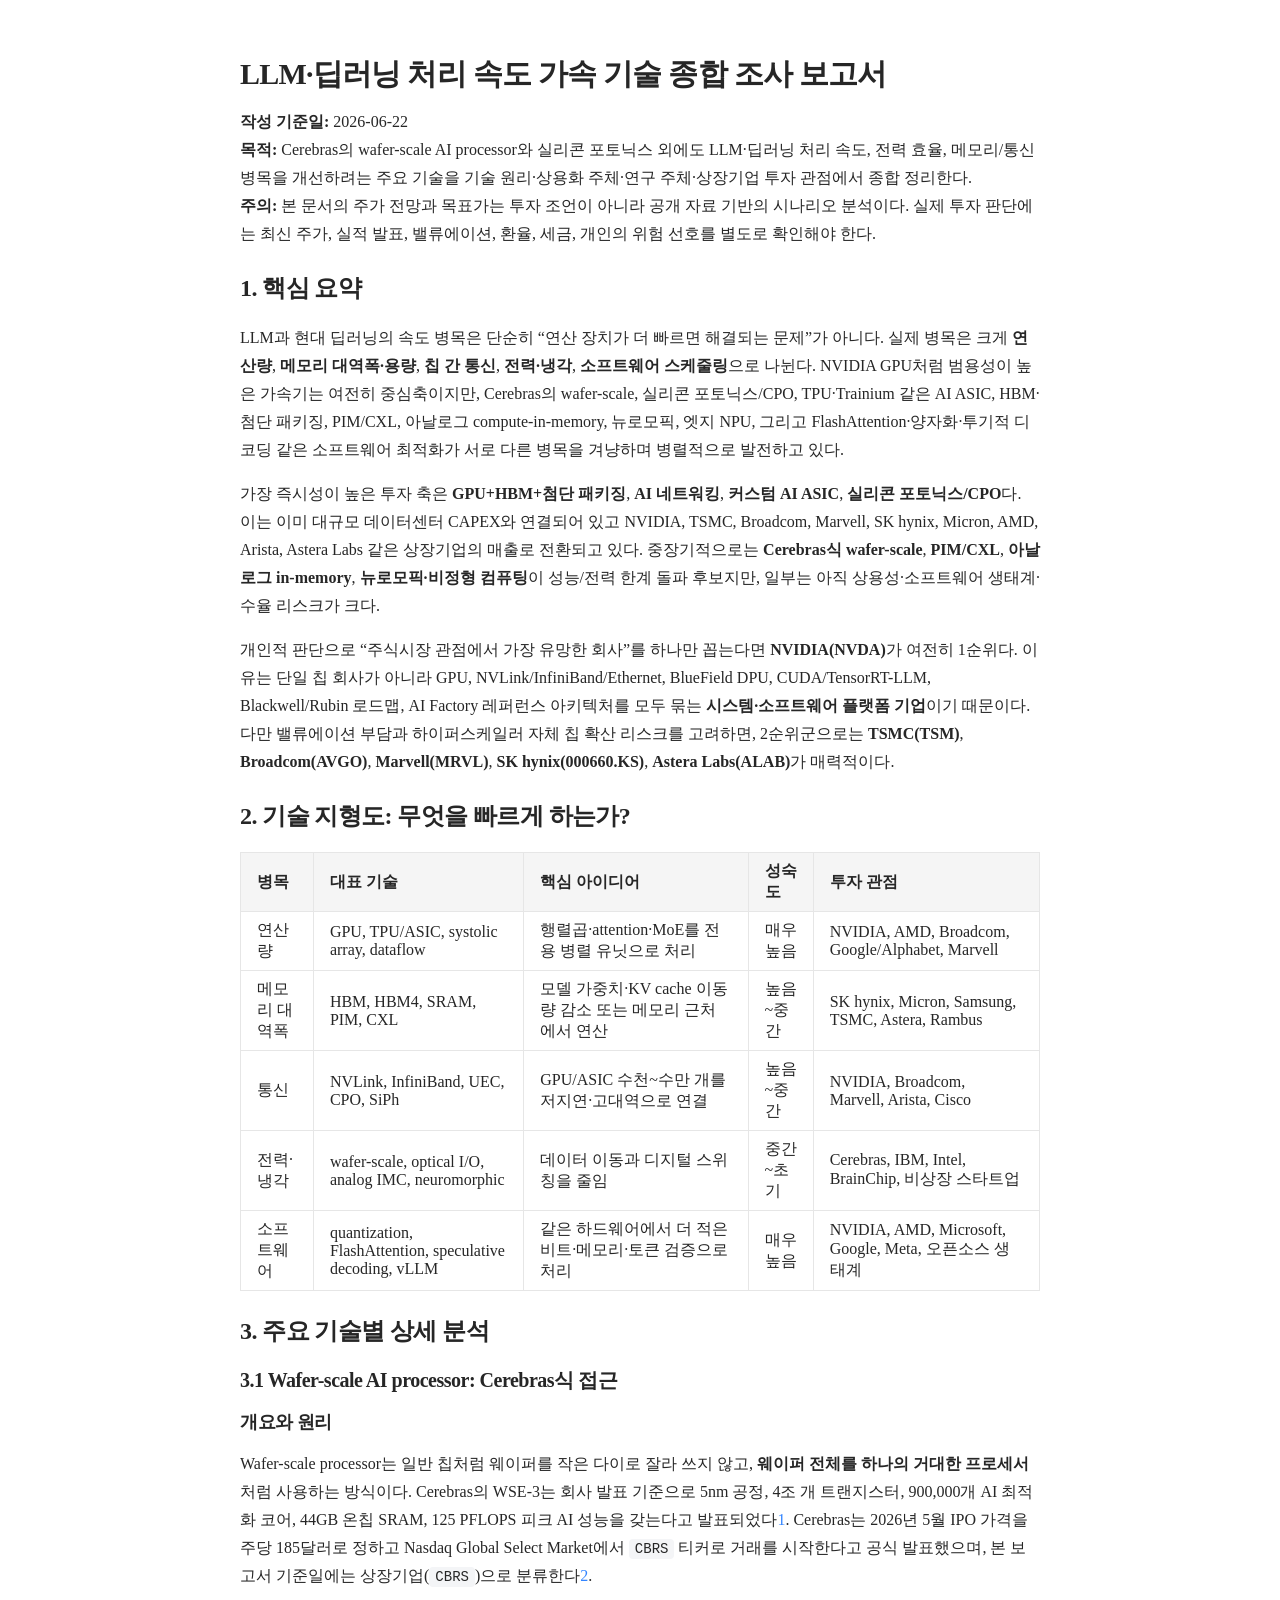
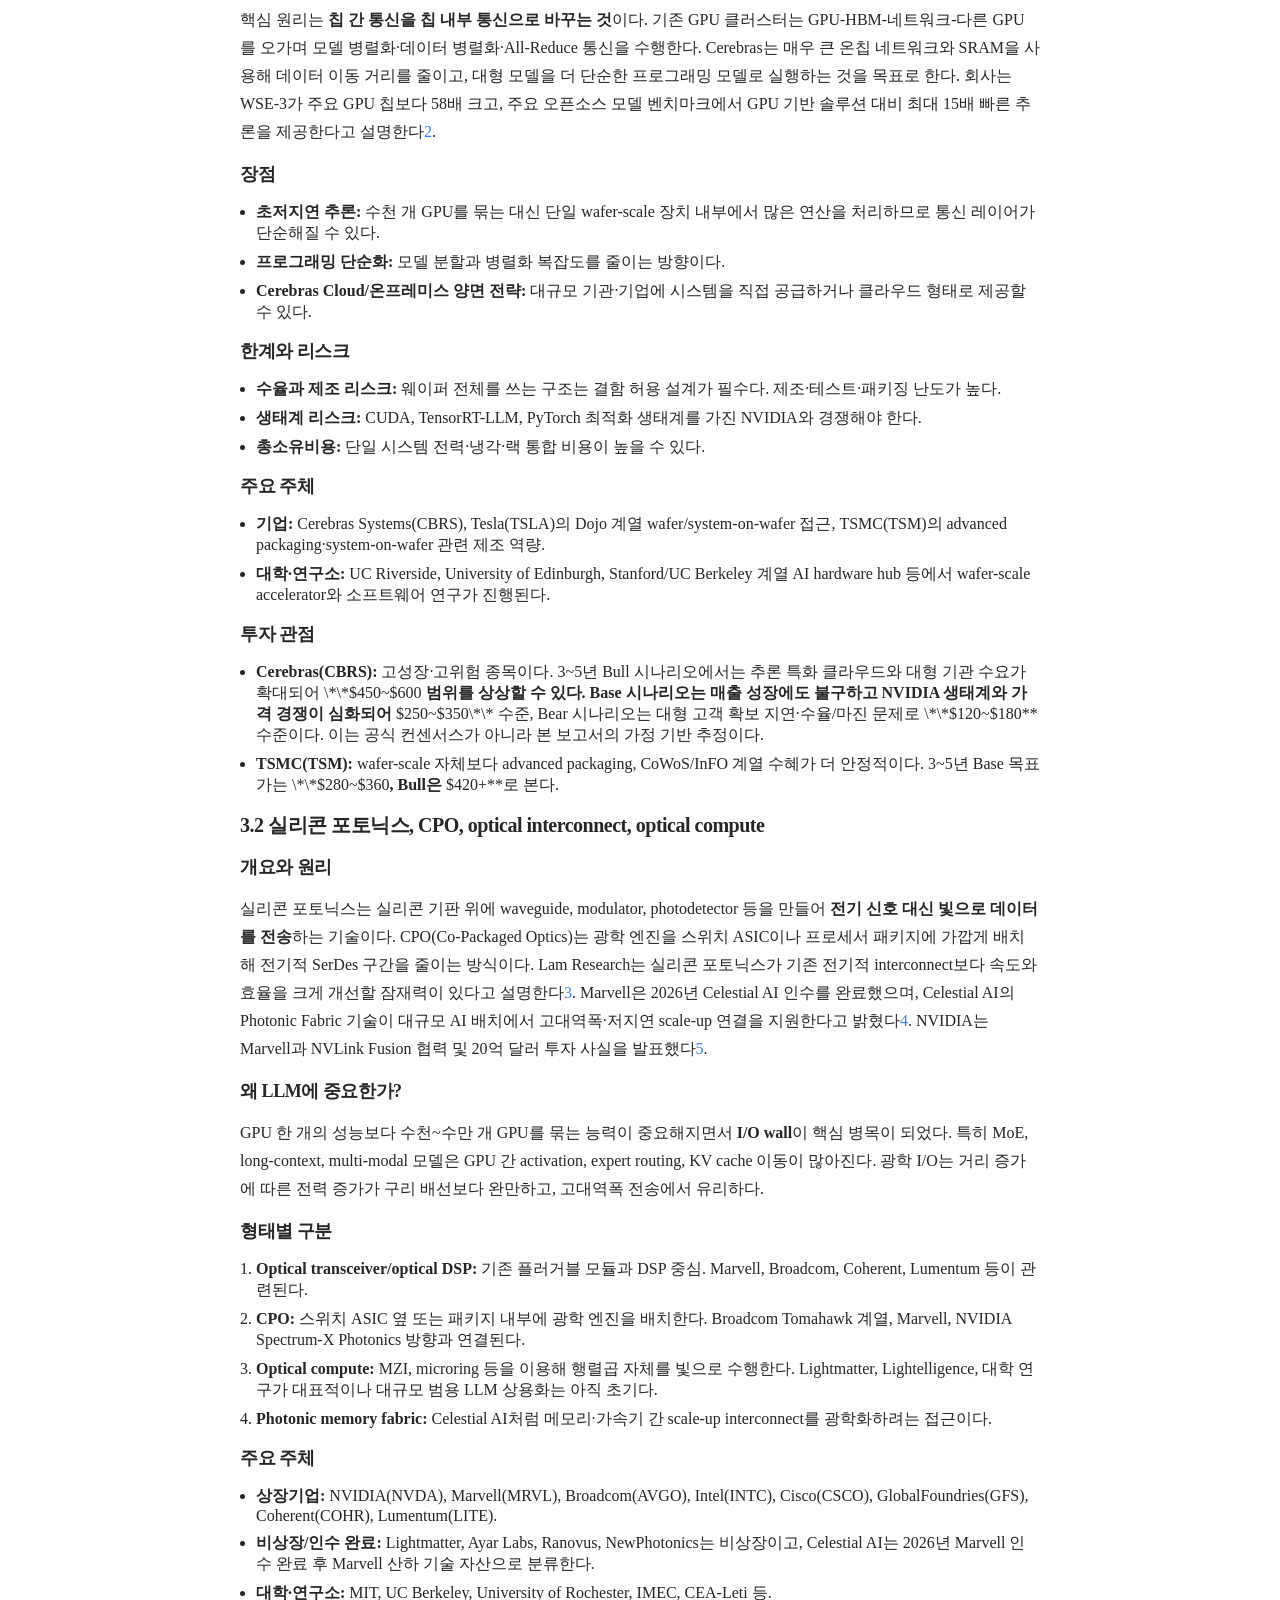
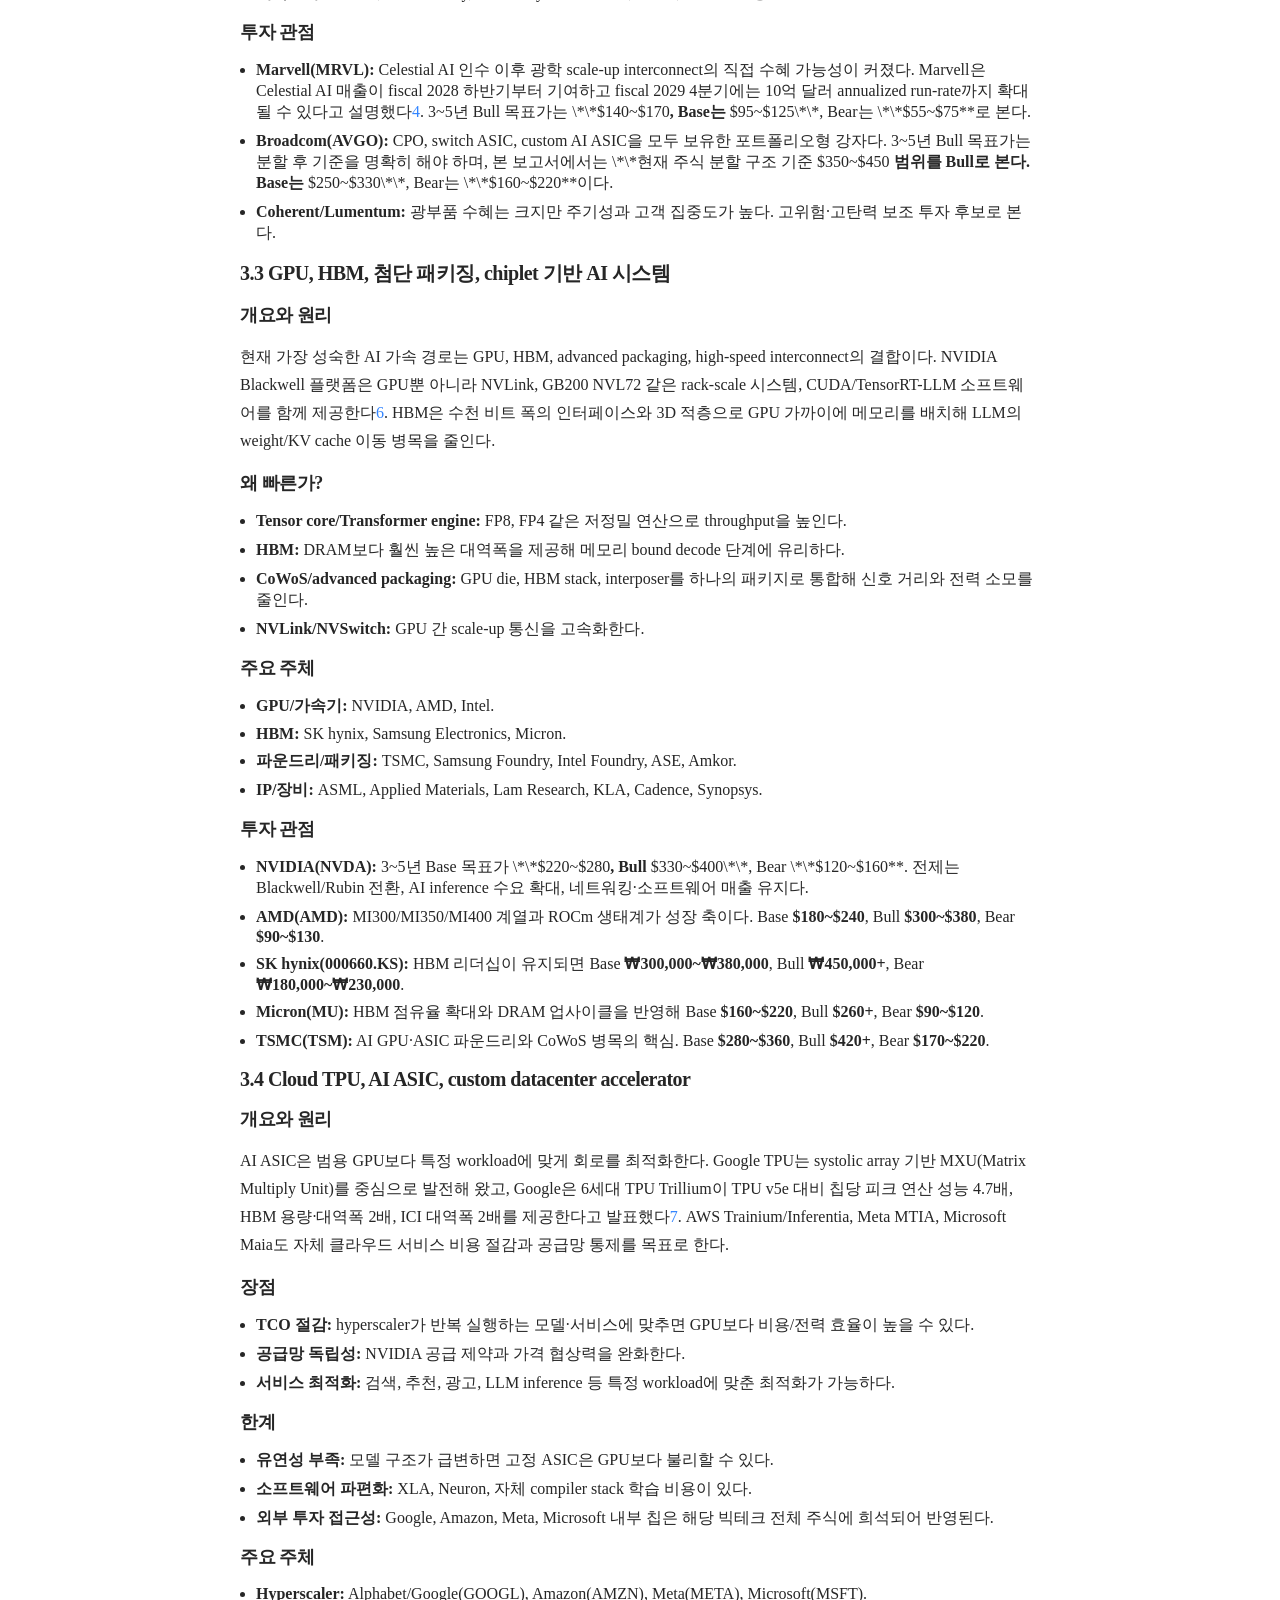
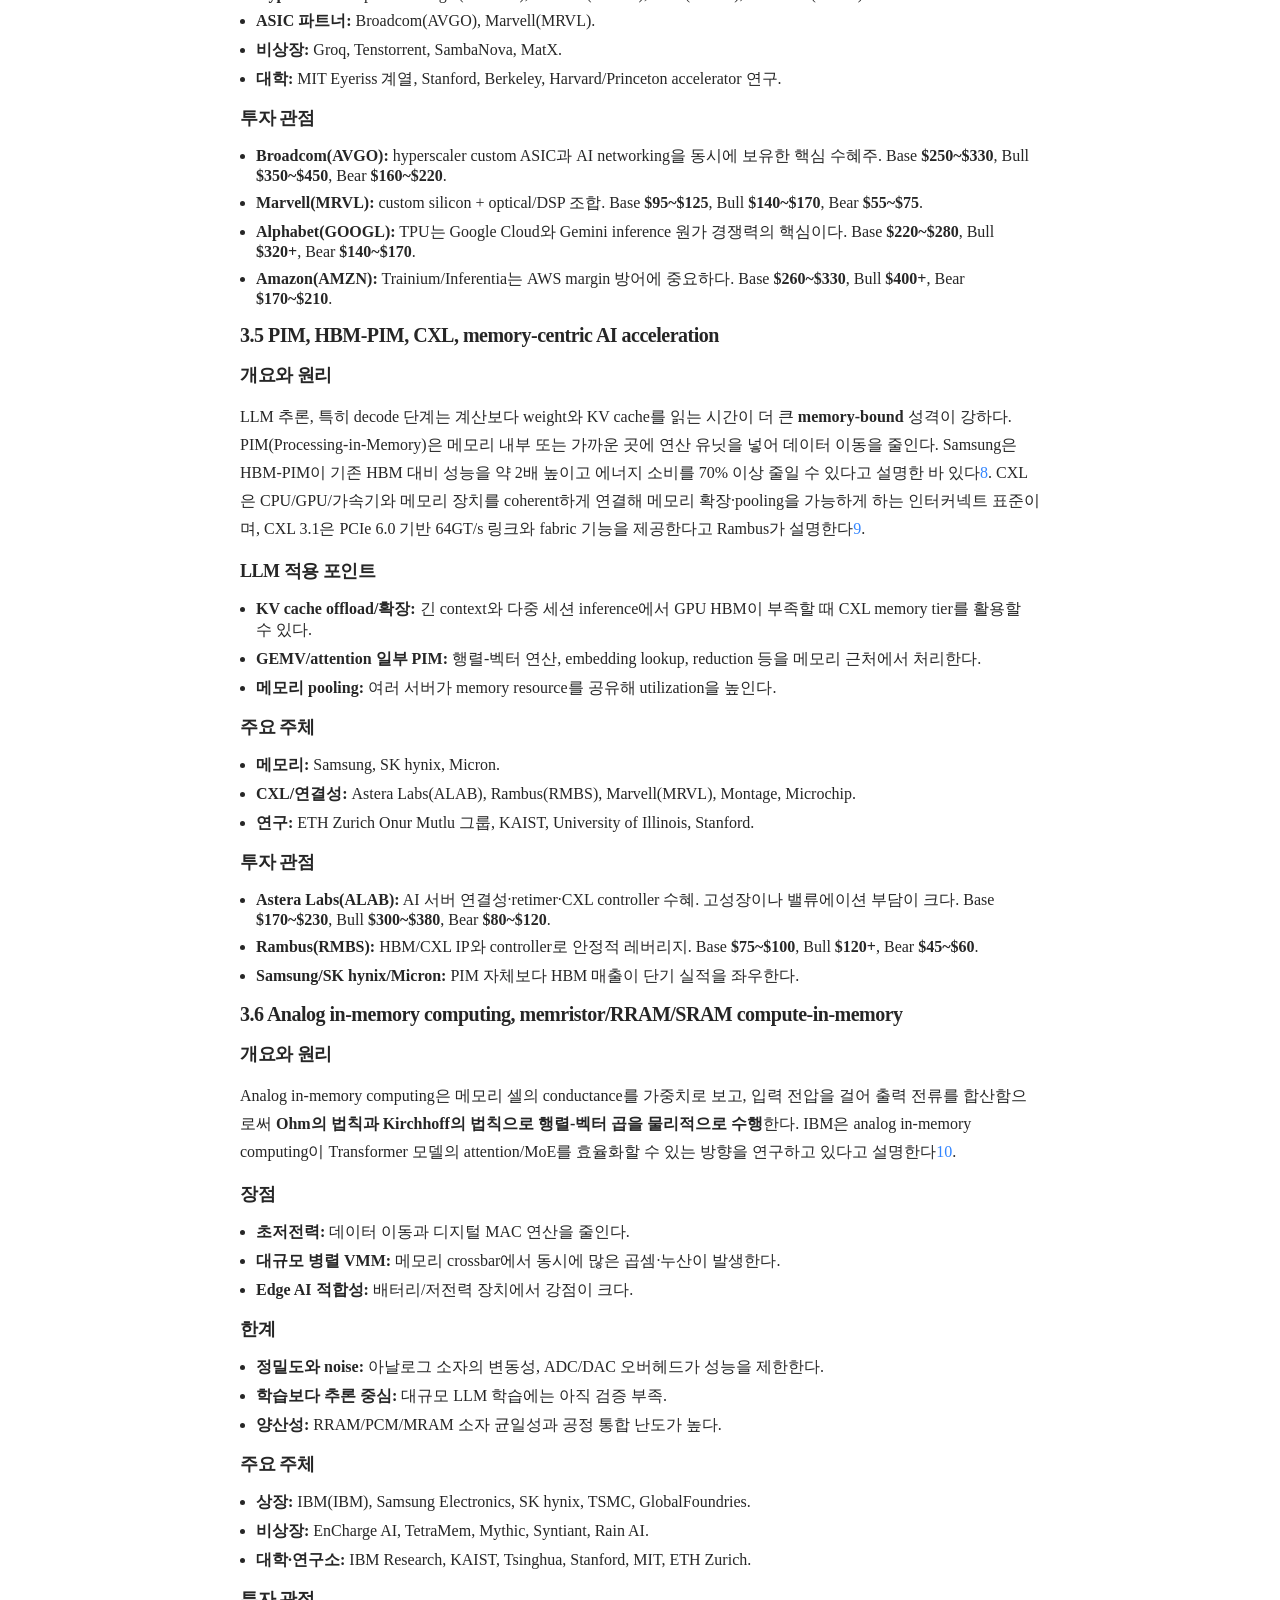
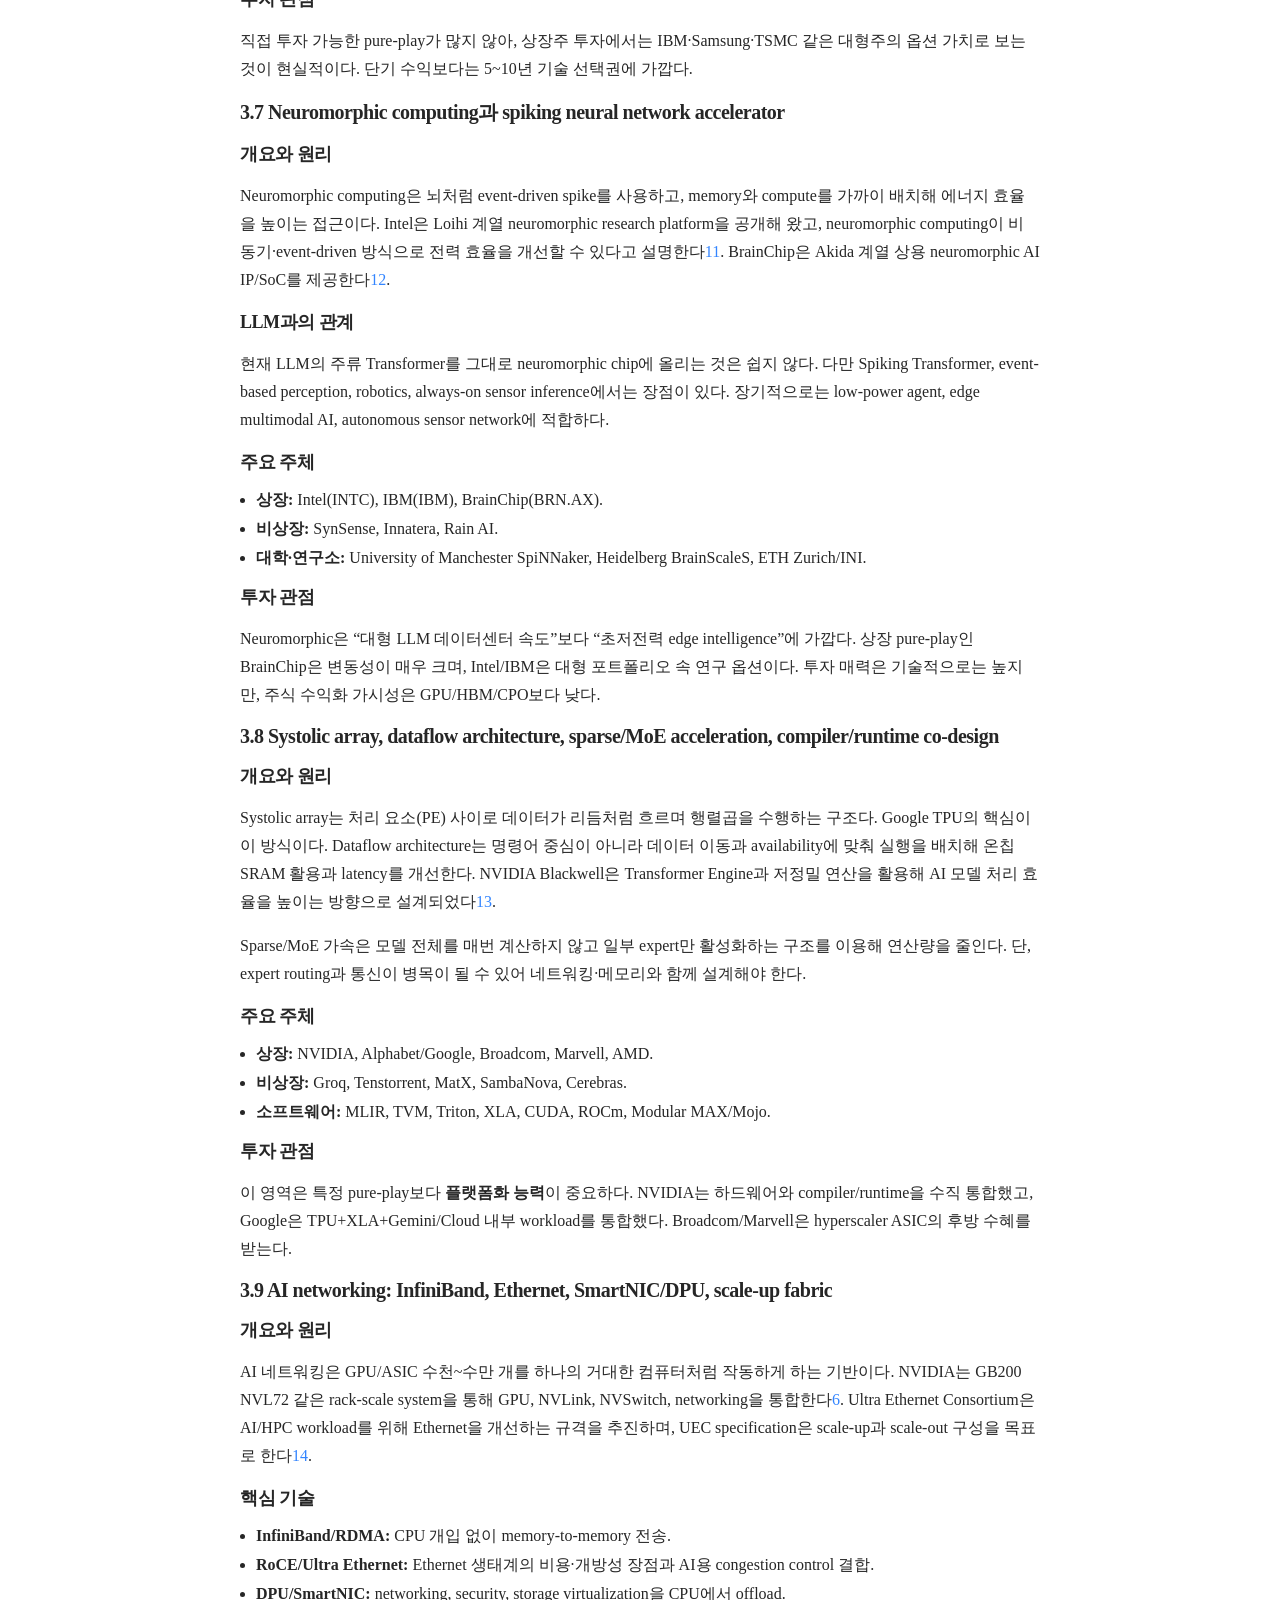
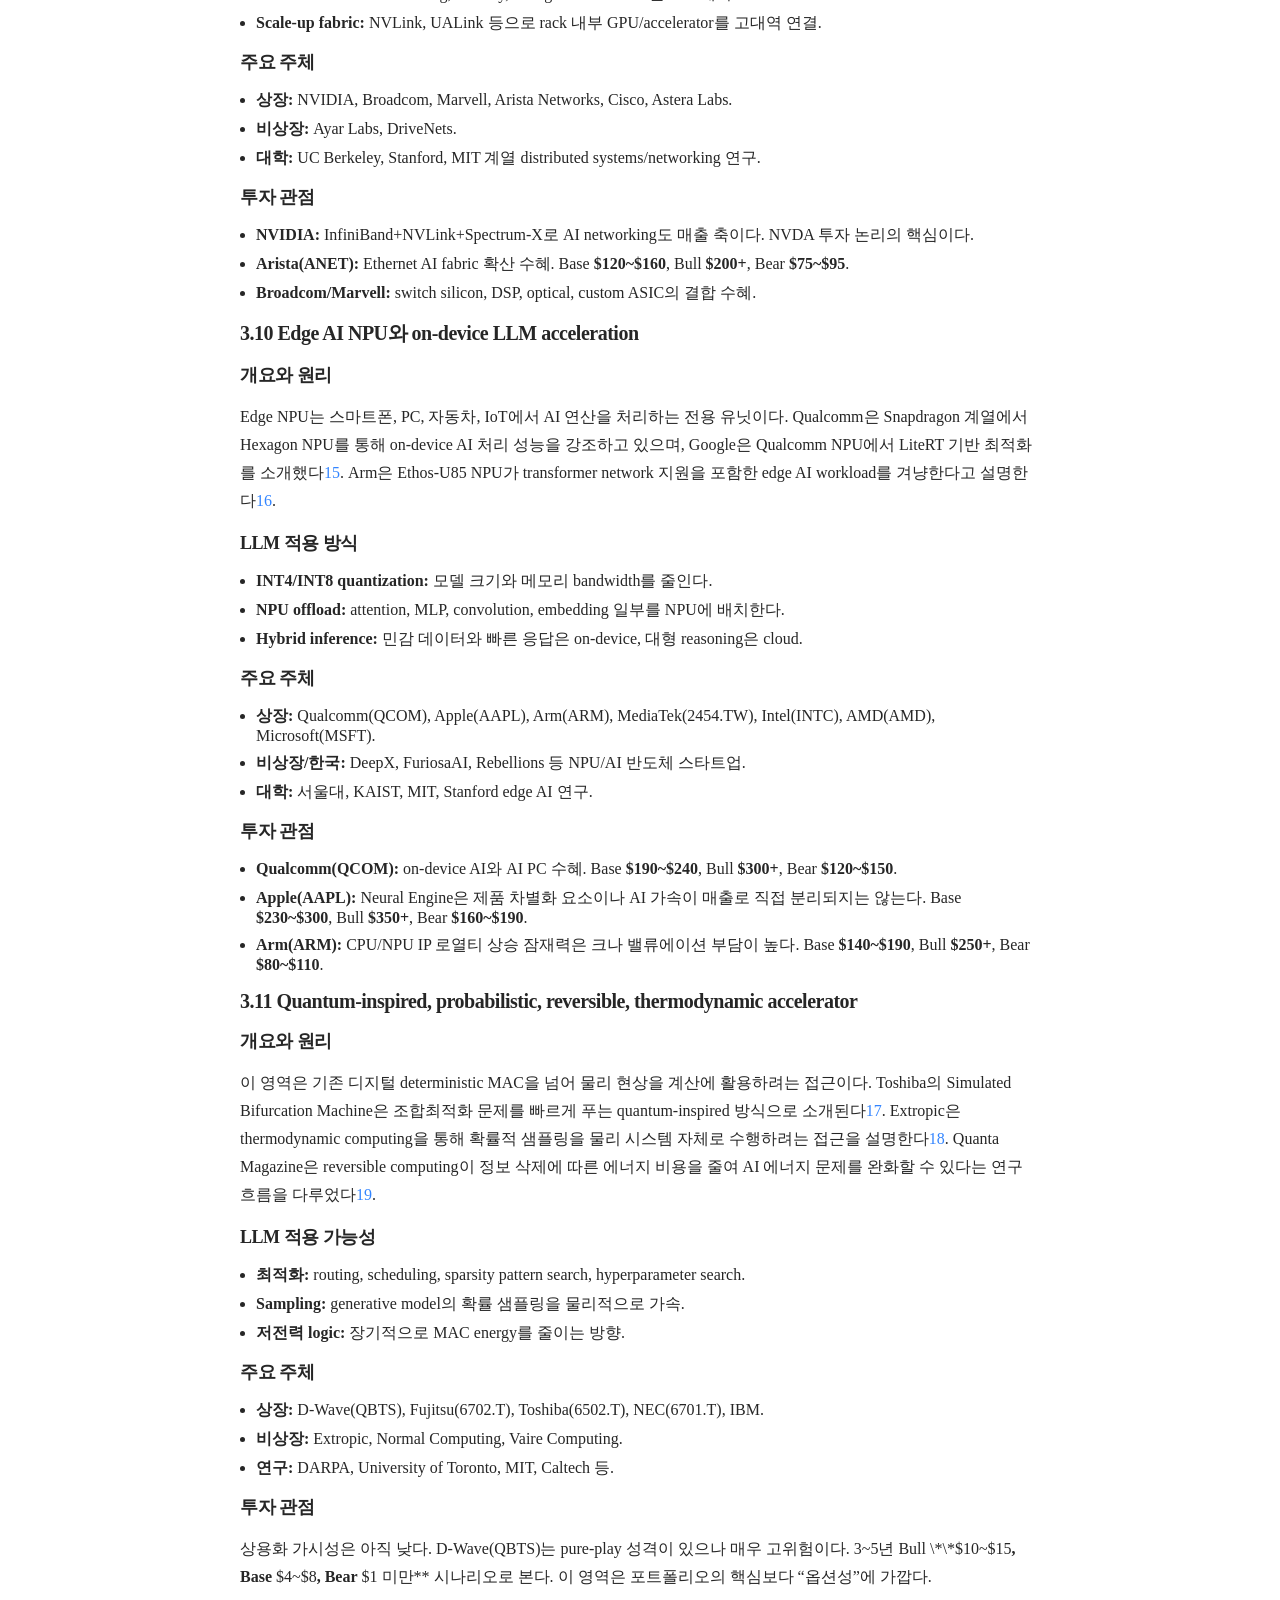
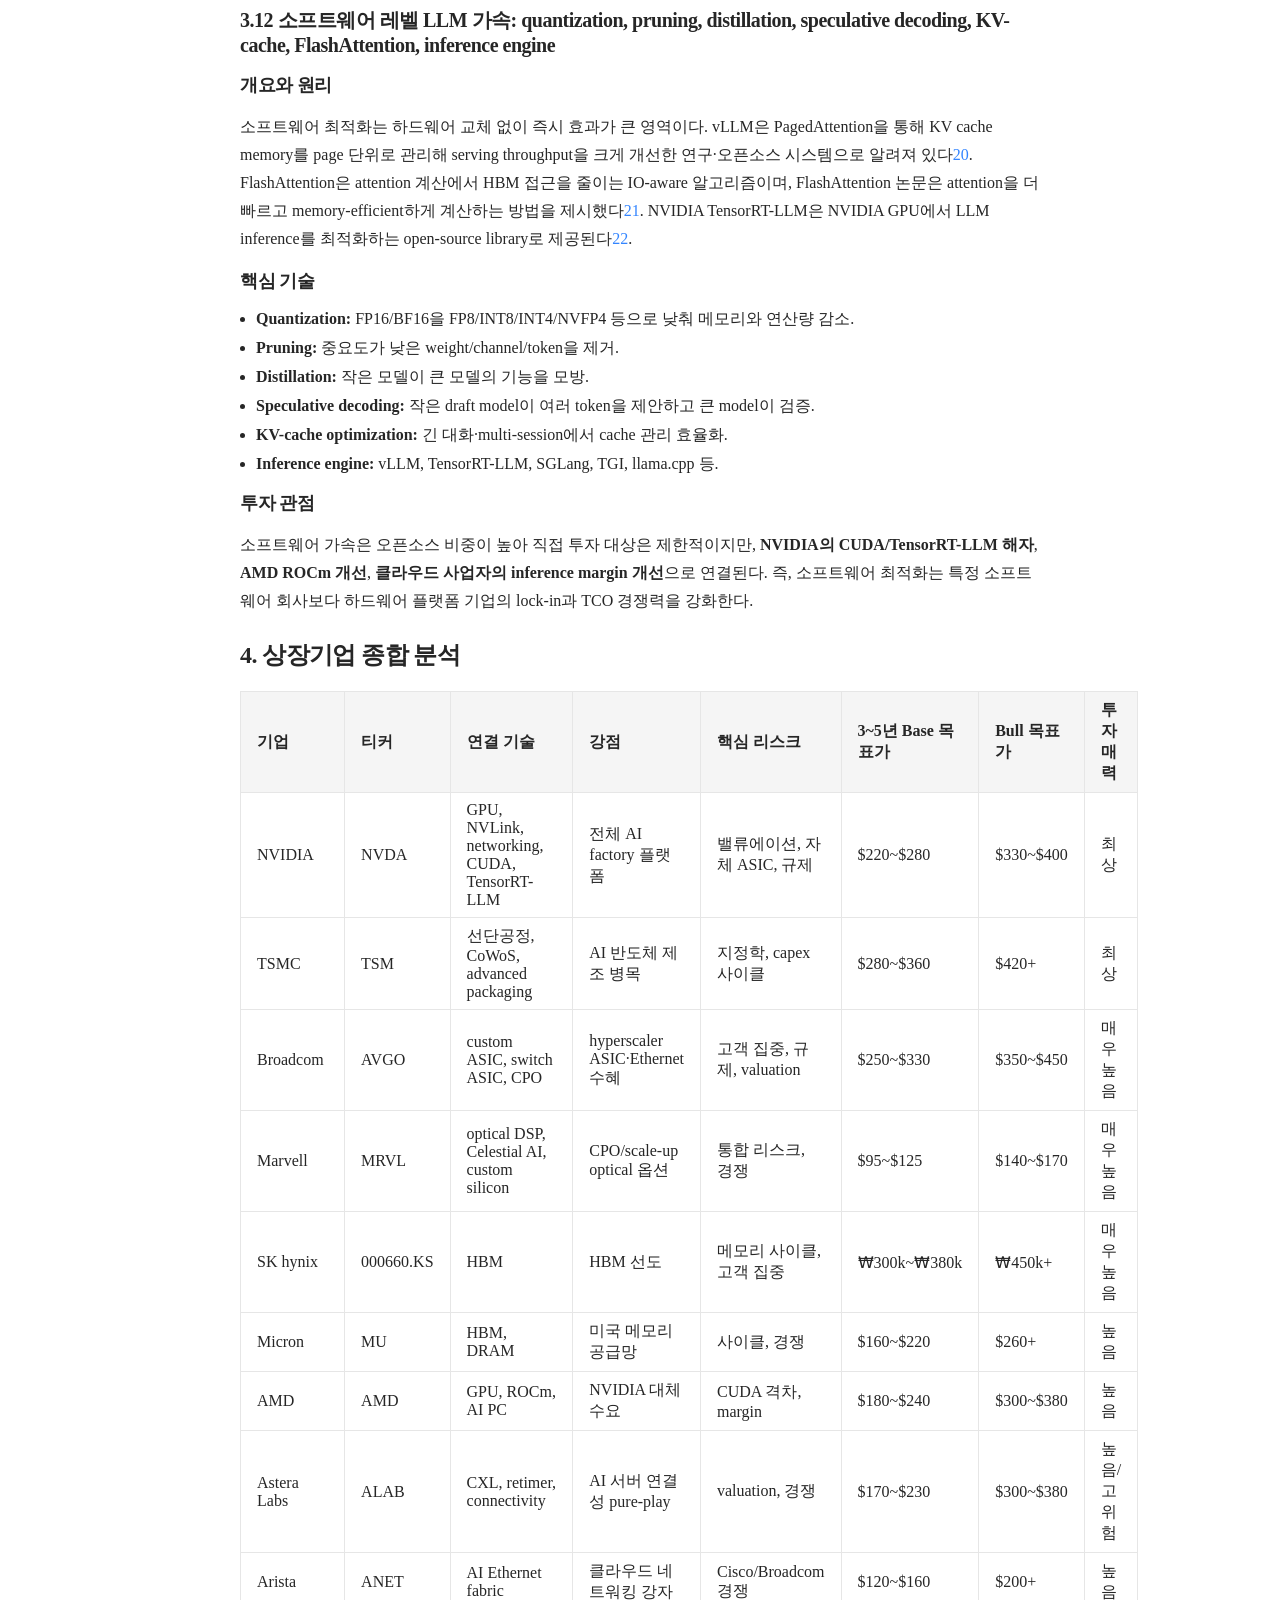
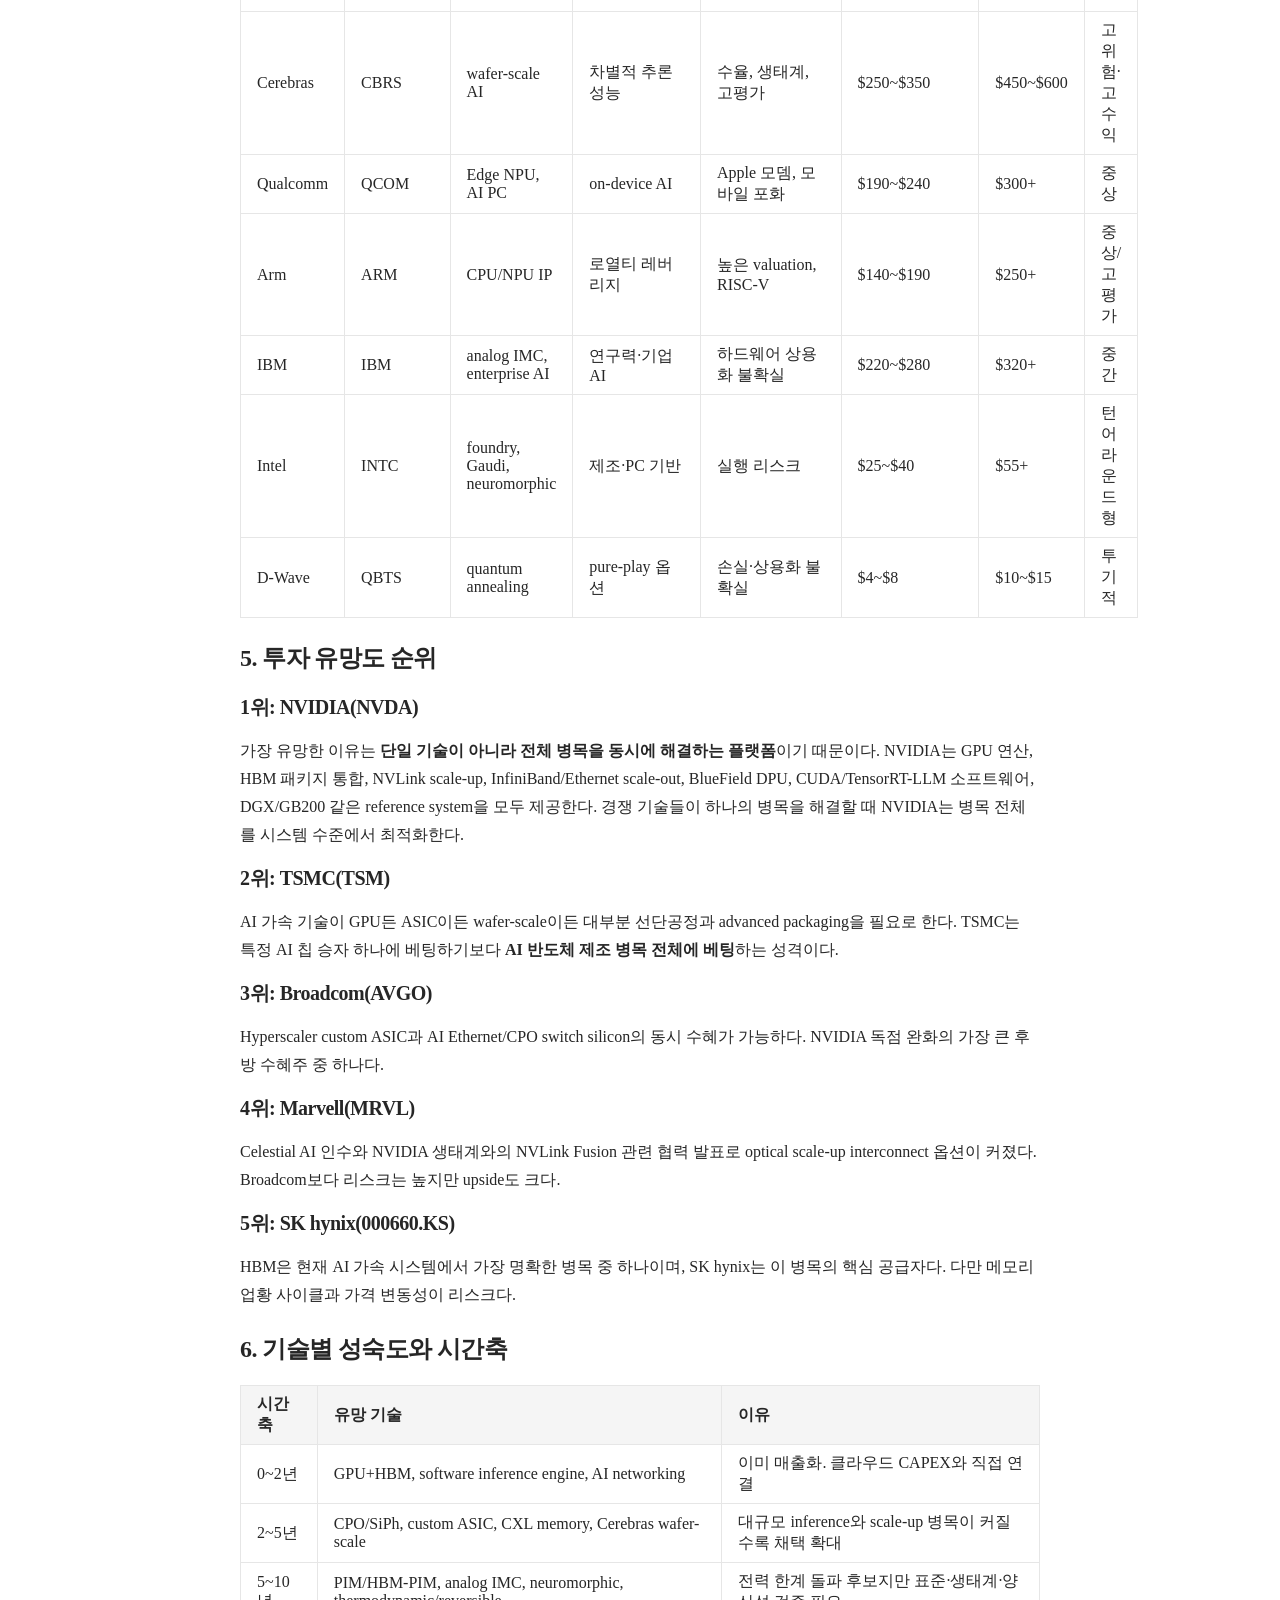
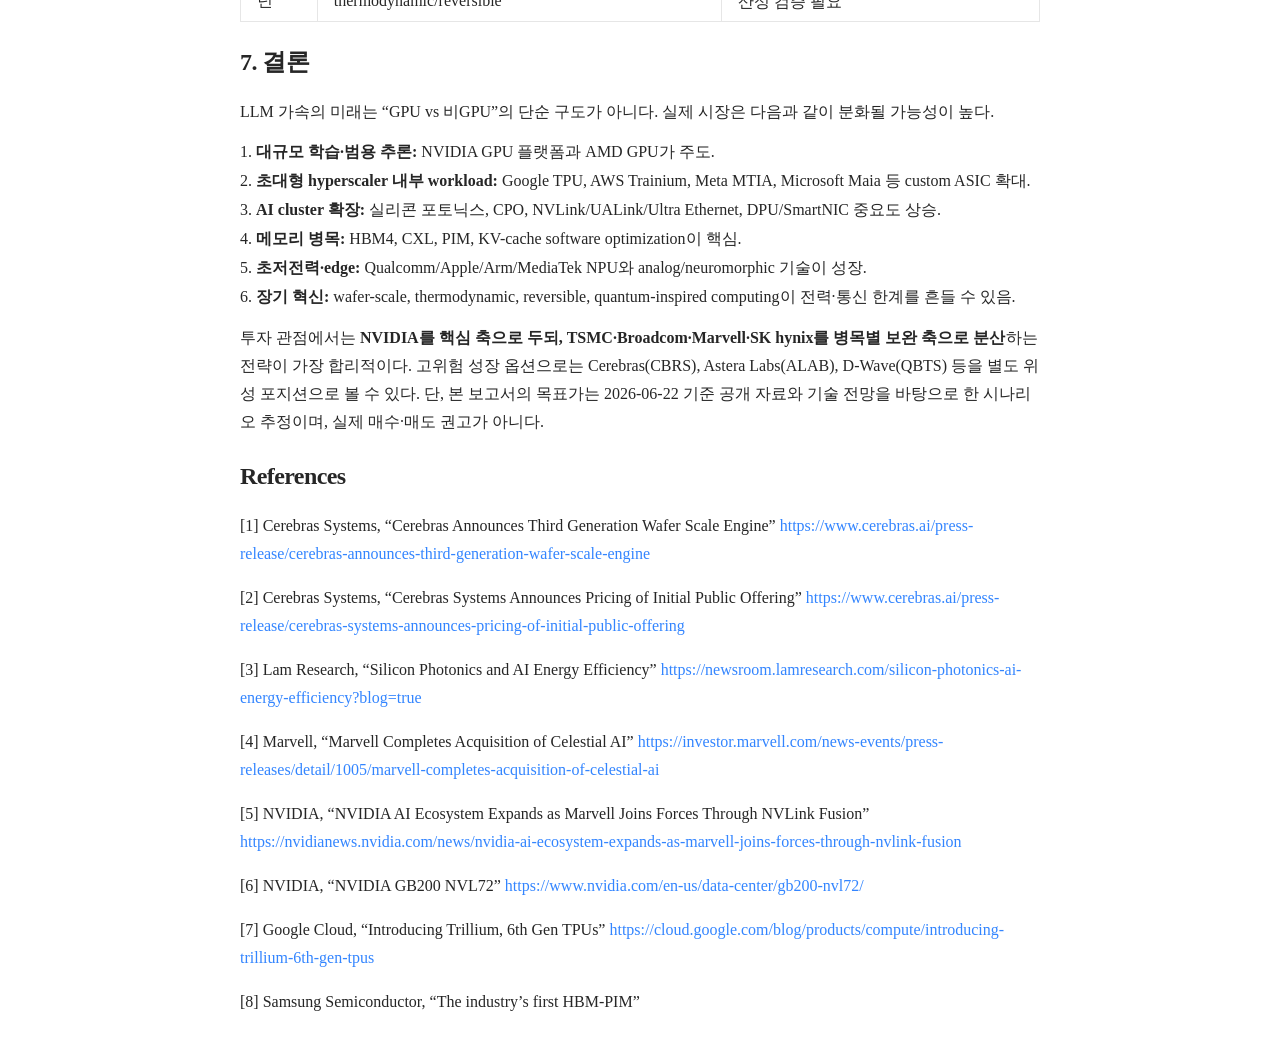
<file: llm_deep_learning_acceleration_report.html>
<!DOCTYPE html><html><head><meta charset="utf-8"/><meta content="width=device-width, initial-scale=1.0" name="viewport"/><title>llm_deep_learning_acceleration_report</title><style data-sk-tag-style-id="gen_doc_md">
@font-face {
  font-family: "Outfit";
  src: url("https://static-s3.skyworkcdn.com/fe/skywork-site-assets/fonts/Outfit/static/Outfit-ExtraBold.ttf")
    format("truetype");
  font-weight: 800;
  font-style: normal;
}
@font-face {
  font-family: "Outfit";
  src: url("https://static-s3.skyworkcdn.com/fe/skywork-site-assets/fonts/Outfit/static/Outfit-Bold.ttf")
    format("truetype");
  font-weight: 700;
  font-style: normal;
}
@font-face {
  font-family: "Outfit";
  src: url("https://static-s3.skyworkcdn.com/fe/skywork-site-assets/fonts/Outfit/static/Outfit-Black.ttf")
    format("truetype");
  font-weight: 900;
  font-style: normal;
}
@font-face {
  font-family: "Outfit";
  src: url("https://static-s3.skyworkcdn.com/fe/skywork-site-assets/fonts/Outfit/static/Outfit-SemiBold.ttf")
    format("truetype");
  font-weight: 600;
  font-style: normal;
}
@font-face {
  font-family: "Outfit";
  src: url("https://static-s3.skyworkcdn.com/fe/skywork-site-assets/fonts/Outfit/static/Outfit-Light.ttf")
    format("truetype");
  font-weight: 300;
  font-style: normal;
}
@font-face {
  font-family: "Outfit";
  src: url("https://static-s3.skyworkcdn.com/fe/skywork-site-assets/fonts/Outfit/static/Outfit-Medium.ttf")
    format("truetype");
  font-weight: 500;
  font-style: normal;
}
@font-face {
  font-family: "Outfit";
  src: url("https://static-s3.skyworkcdn.com/fe/skywork-site-assets/fonts/Outfit/static/Outfit-ExtraLight.ttf")
    format("truetype");
  font-weight: 200;
  font-style: normal;
}
@font-face {
  font-family: "Outfit";
  src: url("https://static-s3.skyworkcdn.com/fe/skywork-site-assets/fonts/Outfit/static/Outfit-Light.ttf")
    format("truetype");
  font-weight: 400;
  font-style: normal;
}
@font-face {
  font-family: "Outfit";
  src: url("https://static-s3.skyworkcdn.com/fe/skywork-site-assets/fonts/Outfit/static/Outfit-Thin.ttf")
    format("truetype");
  font-weight: 100;
  font-style: normal;
}
.sk-source-tag {
  display: inline-block;
  cursor: pointer;
  flex-shrink: 0;
  font-size: 0 !important;
  text-indent: 0px !important;
  width: auto !important;
  min-width: 20px;
  max-width: 76px !important;
  height: 16px !important;
  box-sizing: border-box;
  padding: 2.5px 8px;
  margin: 2px 4px;
  background: var(--fill-fill-3-hover, #f4f5f7);
  border-radius: 100px;
  background-clip: padding-box;
  color: var(--text-icon-text-3, #485568);
  font-family: Outfit;
  font-style: normal;
  font-weight: 400;
  line-height: 170%;
  user-select: none;
  transition: all 0.2s ease;
}
.sk-source-tag::before {
  content: var(--sk-source-display-name, attr(data-sk-source-website-name));
  cursor: pointer;
  display: inline-block;
  font-family: Outfit;
  font-weight: 400;
  font-style: normal;
  font-size: 9px;
  line-height: 11px;
  letter-spacing: 0px;
  color: var(--text-icon-text-3, #485568);
  max-width: 60px;
  overflow: hidden;
  text-overflow: ellipsis;
  white-space: nowrap;
  word-break: break-word;
  user-select: none;
  transition: all 0.2s ease;
}
.sk-source-tag:hover {
  background: var(---black, #000818);
}
.sk-source-tag:hover::before {
  color: var(--text-icon-text-6, #ffffff);
}
.sk-source-tag.active {
  background: var(---black, #000818);
}
.sk-source-tag.active::before {
  color: var(--text-icon-text-6, #ffffff);
}
.sk-source-tag[data-sk-source-type="pro_data"] {
  font-size: 0 !important;
  width: auto !important;
  text-indent: 0px !important;
  min-width: 20px;
  max-width: 76px !important;
  height: 16px !important;
  box-sizing: border-box;
  padding: 2.5px 8px;
  margin: 2px 4px;
  background: var(--fill-fill-3-hover, #f4f5f7);
  border-radius: 100px;
  color: var(--text-icon-text-3, #485568);
  font-family: Outfit;
  font-style: normal;
  font-weight: 400;
  line-height: 170%;
  user-select: none;
  display: inline-block;
  flex-shrink: 0;
  cursor: pointer;
  transition: all 0.2s ease;
}
.sk-source-tag[data-sk-source-type="pro_data"]::before {
  content: var(--sk-source-display-name, attr(data-sk-source-website-name));
  cursor: pointer;
  display: inline-block;
  font-family: Outfit;
  font-weight: 400;
  font-style: normal;
  font-size: 9px;
  line-height: 11px;
  letter-spacing: 0px;
  color: var(--text-icon-text-3, #485568);
  max-width: 60px;
  overflow: hidden;
  text-overflow: ellipsis;
  white-space: nowrap;
  user-select: none;
  transition: all 0.2s ease;
}
.sk-source-tag[data-sk-source-type="pro_data"]:hover {
  background: var(---black, #000818);
}
.sk-source-tag[data-sk-source-type="pro_data"]:hover::before {
  color: var(--text-icon-text-6, #ffffff);
}
.sk-source-text-check {
  background: var(--other-doc-check, rgba(77, 94, 255, 0.2));
}
.sk-hide-tag .sk-source-tag {
  display: none;
}
::-webkit-scrollbar {
  width: 6px;
  height: 6px;
  background-color: rgba(0, 0, 0, 0);
}
::-webkit-scrollbar-track {
  width: 6px;
  height: 6px;
  border-radius: 6px;
}
::-webkit-scrollbar-thumb {
  background-color: #ccc;
  border-radius: 10px;
}
.sk-edit-loading {
  position: relative;
  overflow: hidden;
  filter: brightness(0.5);
}
body > .container {
  width: 100%;
  box-sizing: border-box;
}
*[contenteditable="true"] {
  outline: none;
}
.doc-placeholder-container {
  display: flex;
  align-items: center;
  justify-content: center;
  width: 100%;
  margin: 1.5rem 0;
}
.doc-placeholder__icon {
  display: flex;
  align-items: center;
  justify-content: center;
  width: 250px;
  height: 188px;
  justify-content: center;
  align-items: center;
  color: #979fab;
  border-radius: 16px;
  border: 1.25px solid #f4f5f7;
  background: #f9fafc;
}
.doc-placeholder__icon svg {
  width: 28px;
  height: 28px;
}
.doc-image-loading {
  display: inline-flex;
  align-items: center;
  justify-content: center;
  padding: 20px;
}
.doc-image-loading__card {
  width: 250px;
  height: 188px;
  border-radius: 16px;
  overflow: hidden;
  position: relative;
  background: #fff;
}
.doc-image-loading__card::before {
  content: "";
  position: absolute;
  inset: -65%;
  background: radial-gradient(
      closest-side at 18% 22%,
      rgba(75, 201, 255, 0.4),
      transparent 60%
    ),
    radial-gradient(
      closest-side at 82% 28%,
      rgba(119, 77, 255, 0.3),
      transparent 58%
    ),
    radial-gradient(
      closest-side at 36% 84%,
      rgba(255, 75, 195, 0.16),
      transparent 62%
    ),
    radial-gradient(
      closest-side at 88% 78%,
      rgba(75, 201, 255, 0.4),
      transparent 64%
    ),
    radial-gradient(
      closest-side at 55% 55%,
      rgba(119, 77, 255, 0.3),
      transparent 68%
    );
  filter: blur(16px) saturate(1.14);
  transform-origin: 50% 50%;
  will-change: transform, filter;
  animation: doc-loading-spinA 18s linear infinite,
    doc-loading-driftA 11.5s ease-in-out infinite,
    doc-loading-breatheA 6.8s ease-in-out infinite;
}
.doc-image-loading__card::after {
  content: "";
  position: absolute;
  inset: -70%;
  background: radial-gradient(
      closest-side at 12% 72%,
      rgba(119, 77, 255, 0.3),
      transparent 60%
    ),
    radial-gradient(
      closest-side at 70% 16%,
      rgba(75, 201, 255, 0.4),
      transparent 58%
    ),
    radial-gradient(
      closest-side at 92% 55%,
      rgba(255, 75, 195, 0.16),
      transparent 64%
    );
  filter: blur(18px) saturate(1.1);
  opacity: 0.98;
  transform-origin: 50% 50%;
  mix-blend-mode: normal;
  will-change: transform, filter, opacity;
  animation: doc-loading-spinB 25s linear infinite reverse,
    doc-loading-driftB 15.8s ease-in-out infinite,
    doc-loading-breatheB 8.4s ease-in-out infinite;
}
.doc-image-loading__flow3 {
  position: absolute;
  inset: -75%;
  background: radial-gradient(
      closest-side at 28% 48%,
      rgba(255, 75, 195, 0.16),
      transparent 62%
    ),
    radial-gradient(
      closest-side at 62% 70%,
      rgba(75, 201, 255, 0.4),
      transparent 60%
    ),
    radial-gradient(
      closest-side at 78% 40%,
      rgba(119, 77, 255, 0.3),
      transparent 58%
    );
  filter: blur(14px) saturate(1.1);
  opacity: 0.78;
  transform-origin: 50% 50%;
  will-change: transform, filter, opacity;
  animation: doc-loading-driftC 9.6s cubic-bezier(0.2, 0.8, 0.2, 1) infinite,
    doc-loading-spinC 31s linear infinite;
  pointer-events: none;
  z-index: 1;
}
.doc-image-loading__glass {
  position: absolute;
  inset: 0;
  background: radial-gradient(
      140% 120% at 20% 0%,
      rgba(255, 255, 255, 0.7),
      rgba(255, 255, 255, 0) 55%
    ),
    radial-gradient(
      120% 140% at 100% 35%,
      rgba(255, 255, 255, 0.55),
      rgba(255, 255, 255, 0) 60%
    ),
    linear-gradient(
      180deg,
      rgba(255, 255, 255, 0.18),
      rgba(255, 255, 255, 0.06)
    );
  pointer-events: none;
  z-index: 2;
}
.doc-image-loading__grain {
  position: absolute;
  inset: -25%;
  pointer-events: none;
  opacity: 0.13;
  background-image: repeating-radial-gradient(
      circle at 20% 30%,
      rgba(0, 0, 0, 0.14) 0 1px,
      transparent 1px 3px
    ),
    repeating-radial-gradient(
      circle at 80% 70%,
      rgba(0, 0, 0, 0.1) 0 1px,
      transparent 1px 4px
    );
  filter: blur(0.15px);
  transform: rotate(12deg);
  animation: doc-loading-grainMove 8s steps(10) infinite;
  mix-blend-mode: soft-light;
  z-index: 3;
}
.doc-image-loading__content {
  position: absolute;
  inset: 0;
  display: flex;
  flex-direction: column;
  align-items: center;
  justify-content: center;
  gap: 8px;
  z-index: 10;
  pointer-events: none;
}
.doc-image-loading__icon {
  width: 28px;
  height: 28px;
  color: #4d5eff;
  opacity: 0.95;
  filter: drop-shadow(0 2px 4px rgba(77, 94, 255, 0.2));
}
.doc-image-loading__text {
  color: #4d5eff;
  font-family: Outfit;
  font-size: 12px;
  font-style: normal;
  font-weight: 400;
  line-height: 150%;
  text-align: center;
  text-shadow: 0 1px 2px hsla(0, 0%, 100%, 0.8);
}
@keyframes doc-loading-spinA {
  from {
    transform: rotate(0deg);
  }
  to {
    transform: rotate(360deg);
  }
}
@keyframes doc-loading-spinB {
  from {
    transform: rotate(0deg) scale(1.03);
  }
  to {
    transform: rotate(360deg) scale(1.03);
  }
}
@keyframes doc-loading-spinC {
  from {
    transform: rotate(0deg);
  }
  to {
    transform: rotate(360deg);
  }
}
@keyframes doc-loading-driftA {
  0% {
    transform: translate(0%, 0%) rotate(0deg) scale(1.02);
  }
  10% {
    transform: translate(12%, -7%) rotate(10deg) scale(1.06);
  }
  24% {
    transform: translate(-9%, 13%) rotate(3deg) scale(1.01);
  }
  38% {
    transform: translate(15%, 4%) rotate(16deg) scale(1.07);
  }
  54% {
    transform: translate(-14%, -2%) rotate(6deg) scale(0.99);
  }
  70% {
    transform: translate(6%, -15%) rotate(20deg) scale(1.05);
  }
  86% {
    transform: translate(-4%, 10%) rotate(12deg) scale(1.03);
  }
  100% {
    transform: translate(0%, 0%) rotate(0deg) scale(1.02);
  }
}
@keyframes doc-loading-driftB {
  0% {
    transform: translate(0%, 0%) rotate(0deg) scale(1.03);
  }
  9% {
    transform: translate(-12%, 9%) rotate(-7deg) scale(1.06);
  }
  22% {
    transform: translate(14%, 4%) rotate(-14deg) scale(1.01);
  }
  41% {
    transform: translate(-6%, -14%) rotate(-4deg) scale(1.08);
  }
  58% {
    transform: translate(13%, -7%) rotate(-16deg) scale(1.03);
  }
  74% {
    transform: translate(-15%, 3%) rotate(-9deg) scale(1.06);
  }
  89% {
    transform: translate(4%, 14%) rotate(-18deg) scale(1);
  }
  100% {
    transform: translate(0%, 0%) rotate(0deg) scale(1.03);
  }
}
@keyframes doc-loading-driftC {
  0% {
    transform: translate(0%, 0%) scale(1);
    opacity: 0.74;
  }
  18% {
    transform: translate(16%, 6%) scale(1.08);
    opacity: 0.8;
  }
  36% {
    transform: translate(3%, -16%) scale(0.98);
    opacity: 0.72;
  }
  55% {
    transform: translate(-17%, -4%) scale(1.07);
    opacity: 0.78;
  }
  73% {
    transform: translate(-6%, 15%) scale(1);
    opacity: 0.76;
  }
  100% {
    transform: translate(0%, 0%) scale(1);
    opacity: 0.74;
  }
}
@keyframes doc-loading-breatheA {
  0%,
  100% {
    filter: blur(16px) saturate(1.14);
  }
  45% {
    filter: blur(20px) saturate(1.2);
  }
  78% {
    filter: blur(15px) saturate(1.1);
  }
}
@keyframes doc-loading-breatheB {
  0%,
  100% {
    filter: blur(18px) saturate(1.1);
    opacity: 0.98;
  }
  40% {
    filter: blur(22px) saturate(1.18);
    opacity: 0.9;
  }
  72% {
    filter: blur(17px) saturate(1.06);
    opacity: 1;
  }
}
@keyframes doc-loading-grainMove {
  0% {
    transform: translate(0, 0) rotate(12deg);
  }
  25% {
    transform: translate(-2%, 1%) rotate(10deg);
  }
  50% {
    transform: translate(1%, -2%) rotate(14deg);
  }
  75% {
    transform: translate(2%, 2%) rotate(11deg);
  }
  100% {
    transform: translate(0, 0) rotate(12deg);
  }
}
@media (forced-colors: active) {
  .doc-image-loading__card::before,
  .doc-image-loading__card::after,
  .doc-image-loading__flow3,
  .doc-image-loading__grain {
    display: none;
  }
  .doc-image-loading__glass {
    background: linear-gradient(180deg, Canvas, Canvas);
    outline: 1px solid CanvasText;
  }
}
@media (prefers-reduced-motion: reduce) {
  .doc-image-loading__card::before,
  .doc-image-loading__card::after,
  .doc-image-loading__flow3,
  .doc-image-loading__grain {
    animation: none !important;
  }
}
.doc-region-loading {
  display: flex;
  flex-direction: column;
  flex: 1;
}
.doc-region-loading__bar {
  height: 16px;
  border-radius: 999px;
  margin-bottom: 12px;
  width: 100%;
  background: linear-gradient(
    90deg,
    rgb(242, 246, 255) 0%,
    rgb(232, 238, 255) 35%,
    rgb(224, 234, 255) 50%,
    rgb(232, 238, 255) 65%,
    rgb(242, 246, 255) 100%
  );
  background-size: 220% 100%;
  animation: doc-region-loading-flow 1.8s ease-in-out infinite;
}
.doc-region-loading__bar--long {
  width: 100%;
}
.doc-region-loading__bar--short {
  width: 62%;
}
@keyframes doc-region-loading-flow {
  0% {
    background-position: 0% 50%;
    opacity: 0.95;
  }
  50% {
    background-position: 100% 50%;
    opacity: 1;
  }
  100% {
    background-position: 0% 50%;
    opacity: 0.95;
  }
}
@keyframes doc-image-node-loading-spin {
  0% {
    transform: rotate(0deg);
  }
  100% {
    transform: rotate(360deg);
  }
}
@media (prefers-reduced-motion: reduce) {
  .doc-region-loading__bar {
    animation: none;
  }
}
.editor-image-node {
  display: flex;
  flex-direction: column;
  align-items: center;
  justify-content: center;
  margin: 1em 0;
  position: relative;
  caret-color: rgba(0, 0, 0, 0);
}
.editor-image-node img {
  margin: 0;
  max-width: 500px;
  cursor: pointer;
}
.editor-image-node.editor-image-node-is-loading::before {
  content: "";
  position: absolute;
  inset: 0;
  left: 0;
  right: 0;
  top: 0;
  bottom: 0;
  background: hsla(0, 0%, 100%, 0.5);
  z-index: 99;
}
.editor-image-node.editor-image-node-is-loading::after {
  z-index: 100;
  content: "";
  position: absolute;
  top: calc(50% - 14px);
  right: calc(50% - 14px);
  width: 28px;
  height: 28px;
  transform: translate(-50%, -50%);
  background: none;
  border: 3px solid #e8ecf2;
  border-top: 3px solid #4d5eff;
  border-radius: 50%;
  animation: doc-image-node-loading-spin 1s linear infinite;
}
.editor-image-node-caption {
  color: var(--text-icon-text-4, #7f8896);
  text-align: center;
  font-feature-settings: "liga" off, "clig" off;
  font-family: Outfit;
  font-size: 12px;
  font-style: normal;
  font-weight: 400;
  line-height: 150%;
  caret-color: auto;
  margin-top: 8px;
  min-height: 20px;
  max-width: 100%;
  min-width: 160px;
  display: inline-block;
  position: relative;
}
.editor-image-node-caption:focus {
  outline: none;
}
.editor-image-node-caption:empty::before {
  content: attr(data-placeholder);
  color: var(--text-icon-text-4, #7f8896);
  pointer-events: none;
  position: absolute;
  left: 0;
  right: 0;
  text-align: center;
  top: 0;
}
.editor-image-node-placeholder {
  border-radius: 16px;
  border: 1.25px solid var(--line-line-4, #f4f5f7);
  background: var(--fill-fill-4, #f9fafc);
  display: flex;
  width: 100%;
  height: 100%;
  min-height: 188px;
  max-width: 500px;
  max-height: 300px;
  flex-direction: column;
  justify-content: center;
  align-items: center;
  gap: 8px;
}
.editor-image-node-placeholder.placeholder-loading > svg {
  animation: doc-image-node-loading-spin 1s linear infinite;
}
a {
  cursor: pointer !important;
}
a[href] {
  cursor: pointer !important;
}
[contenteditable] a,
[contenteditable="true"] a,
[contenteditable="false"] a {
  cursor: pointer !important;
}
b {
  font-weight: bold;
}
.container b,
.container strong,
.page b,
.page strong {
  font-weight: 900;
}
body > .page {
  overflow-x: hidden;
}
body > .container {
  overflow-x: hidden;
}
.timeline-item {
  overflow-y: hidden;
}
.item-date {
  white-space: normal;
}
body {
  max-width: 800px;
  padding-top: 32px;
  margin: 0 auto;
  background: #fff;
}
body img {
  object-fit: contain;
}
body.use-template {
  background: #f9fafc;
  margin: 0 auto;
}
body.use-template .page {
  box-shadow: 0 2px 10px 0 rgba(0, 8, 24, 0.08);
}
body > .container {
  box-shadow: unset;
}
body > .page {
  height: auto;
}
body > .page .right-column,
body > .page .left-column {
  overflow-y: auto;
}
body > .page img {
  max-width: 100%;
}
body > .page .profile-pic-container img {
  object-fit: contain;
}
:root {
  --radius-sm: calc(var(--radius) - 4px);
  --radius-md: calc(var(--radius) - 2px);
  --radius-lg: var(--radius);
  --radius-xl: calc(var(--radius) + 4px);
  --color-background: var(--background);
  --color-foreground: var(--foreground);
  --color-card: var(--card);
  --color-card-foreground: var(--card-foreground);
  --color-popover: var(--popover);
  --color-popover-foreground: var(--popover-foreground);
  --color-primary: var(--primary);
  --color-primary-foreground: var(--primary-foreground);
  --color-secondary: var(--secondary);
  --color-secondary-foreground: var(--secondary-foreground);
  --color-muted: var(--muted);
  --color-muted-foreground: var(--muted-foreground);
  --color-accent: var(--accent);
  --color-accent-foreground: var(--accent-foreground);
  --color-destructive: var(--destructive);
  --color-destructive-foreground: var(--destructive-foreground);
  --color-border: var(--border);
  --color-input: var(--input);
  --color-ring: var(--ring);
  --color-chart-1: var(--chart-1);
  --color-chart-2: var(--chart-2);
  --color-chart-3: var(--chart-3);
  --color-chart-4: var(--chart-4);
  --color-chart-5: var(--chart-5);
  --color-sidebar: var(--sidebar);
  --color-sidebar-foreground: var(--sidebar-foreground);
  --color-sidebar-primary: var(--sidebar-primary);
  --color-sidebar-primary-foreground: var(--sidebar-primary-foreground);
  --color-sidebar-accent: var(--sidebar-accent);
  --color-sidebar-accent-foreground: var(--sidebar-accent-foreground);
  --color-sidebar-border: var(--sidebar-border);
  --color-sidebar-ring: var(--sidebar-ring);
  --primary: rgba(0, 85, 212, 1);
  --primary-foreground: rgba(255, 255, 255, 1);
  --sidebar-primary: rgba(0, 85, 212, 1);
  --sidebar-primary-foreground: rgba(255, 255, 255, 1);
  --chart-1: rgba(0, 85, 212, 1);
  --chart-2: rgba(82, 143, 235, 1);
  --chart-3: rgba(139, 177, 242, 1);
  --chart-4: rgba(185, 206, 247, 1);
  --chart-5: rgba(223, 230, 250, 1);
  --radius: 0rem;
  --background: rgba(252, 252, 252, 1);
  --foreground: rgba(38, 38, 38, 1);
  --card: rgba(255, 255, 255, 1);
  --card-foreground: rgba(38, 38, 38, 1);
  --popover: rgba(255, 255, 255, 1);
  --popover-foreground: rgba(38, 38, 38, 1);
  --secondary: rgba(245, 245, 245, 1);
  --secondary-foreground: rgba(38, 38, 38, 1);
  --muted: rgba(245, 245, 245, 1);
  --muted-foreground: rgba(34, 35, 37, 1);
  --accent: rgba(239, 239, 239, 1);
  --accent-foreground: rgba(38, 38, 38, 1);
  --destructive: rgba(192, 57, 43, 1);
  --destructive-foreground: rgba(255, 255, 255, 1);
  --border: rgba(230, 230, 230, 1);
  --input: rgba(230, 230, 230, 1);
  --ring: rgba(0, 85, 212, 1);
  --sidebar: rgba(250, 250, 250, 1);
  --sidebar-foreground: rgba(38, 38, 38, 1);
  --sidebar-accent: rgba(239, 239, 239, 1);
  --sidebar-accent-foreground: rgba(38, 38, 38, 1);
  --sidebar-border: rgba(230, 230, 230, 1);
  --sidebar-ring: rgba(0, 85, 212, 1);
}
* {
  border-color: var(--border);
  outline-color: color-mix(in srgb, var(--ring) 50%, transparent);
}
body {
  font-size: 16px;
  color: var(--foreground);
  -webkit-font-smoothing: antialiased;
  -moz-osx-font-smoothing: grayscale;
  font-feature-settings: "ss01", "ss02", "cv01", "cv02";
}
menu,
ol,
ul {
  list-style: none;
  margin: 0;
  padding: 0;
}
h1,
h2,
h3,
h4,
h5,
h6 {
  font-weight: 700;
  letter-spacing: -0.025em;
  margin-top: 16px;
  margin-bottom: 16px;
}
h1 {
  font-size: 2.25rem;
  line-height: 2.5rem;
  margin-bottom: 1.5rem;
}
@media (min-width: 768px) {
  h1 {
    font-size: 3rem;
    line-height: 1;
  }
}
@media (min-width: 1024px) {
  h1 {
    font-size: 3.75rem;
    line-height: 1;
  }
}
h2 {
  font-size: 1.875rem;
  line-height: 2.25rem;
  margin-bottom: 1rem;
}
@media (min-width: 768px) {
  h2 {
    font-size: 2.25rem;
    line-height: 2.5rem;
  }
}
p {
  line-height: 1.75;
  margin-bottom: 1rem;
}
button:not(:disabled),
[role="button"]:not([aria-disabled="true"]),
[type="button"]:not(:disabled),
[type="submit"]:not(:disabled),
[type="reset"]:not(:disabled),
a[href],
select:not(:disabled),
input[type="checkbox"]:not(:disabled),
input[type="radio"]:not(:disabled) {
  cursor: pointer;
}
.container {
  width: 100%;
  margin-left: auto;
  margin-right: auto;
  padding-left: 1.5rem;
  padding-right: 1.5rem;
  max-width: 820px;
}
.flex {
  min-height: 0;
  min-width: 0;
}
.editor-container {
  max-width: 800px;
  padding: 24px 10%;
  font-size: 16px;
}
.editor-container hr {
  border: none;
  height: 1px;
  margin-top: 3em;
  margin-bottom: 3em;
  background-color: rgba(37, 39, 45, 0.1);
}
.editor-container li {
  margin: 0.5rem 0;
}
.editor-container h1 {
  font-size: 2rem;
  font-weight: 700;
}
.editor-container h2 {
  font-size: 1.5rem;
  font-weight: 700;
}
.editor-container h3 {
  font-size: 1.25rem;
  font-weight: 600;
}
.editor-container h4 {
  font-size: 1.125rem;
  font-weight: 600;
}
.editor-container h5 {
  font-size: 1rem;
  font-weight: 500;
}
.editor-container h6 {
  font-size: 0.875rem;
  font-weight: 400;
}
.editor-container a {
  color: #3385ff;
  text-decoration: none;
}
.editor-container a:hover {
  text-decoration: underline;
}
.editor-container sup > a {
  margin-left: 2px;
  margin-right: 2px;
}
.editor-container [data-footnote-backref] {
  color: #4c90ff;
}
.editor-container [data-footnote-backref]:hover {
  color: #1f6fe5;
}
.editor-container .editor-image-node {
  max-width: 100%;
}
.editor-container .editor-image-node .editor-image-node-placeholder {
  max-width: 100%;
}
.editor-container .editor-image-node img {
  max-width: 100%;
}
.editor-container h1 {
  font-size: 1.875rem;
  line-height: 2.25rem;
  font-weight: 700;
  margin-top: 2rem;
  margin-bottom: 1rem;
}
.editor-container h2 {
  font-size: 1.5rem;
  line-height: 2rem;
  font-weight: 700;
  margin-top: 1.5rem;
  margin-bottom: 0.75rem;
  padding-bottom: 0.25rem;
}
.editor-container p {
  margin-top: 1rem;
  margin-bottom: 1rem;
  line-height: 1.75rem;
}
.editor-container blockquote {
  border-left: 4px solid #222325;
  padding-left: 1rem;
  font-style: italic;
  color: var(--muted-foreground);
  margin: 1rem 0;
}
.editor-container code {
  background-color: #f4f5f7;
  padding-left: 0.375rem;
  padding-right: 0.375rem;
  padding-top: 0.125rem;
  padding-bottom: 0.125rem;
  border-radius: 0.25rem;
  font-size: 0.875rem;
  line-height: 1.25rem;
  font-family: ui-monospace, SFMono-Regular, Menlo, Monaco, Consolas,
    "Liberation Mono", "Courier New", monospace;
}
.editor-container pre {
  background-color: var(--muted);
  padding: 1rem;
  border-radius: 0.375rem;
  overflow-x: auto;
  margin-top: 1rem;
  margin-bottom: 1rem;
}
.editor-container pre code {
  background-color: rgba(0, 0, 0, 0);
  padding: 0;
  color: var(--foreground);
}
.editor-container ul {
  list-style-type: disc;
  list-style-position: outside;
  margin-left: 1rem;
  margin-top: 1rem;
  margin-bottom: 1rem;
}
.editor-container ol {
  list-style-type: decimal;
  list-style-position: outside;
  margin-left: 1rem;
  margin-top: 1rem;
  margin-bottom: 1rem;
}
.editor-container blockquote ul,
.editor-container blockquote ol {
  margin-left: 1rem;
  padding-left: 1rem;
}
.editor-container table {
  border-collapse: collapse;
  margin-top: 1rem;
  margin-bottom: 1rem;
}
.editor-container th,
.editor-container td {
  border: 1px solid var(--border);
  padding-left: 1rem;
  padding-right: 1rem;
  padding-top: 0.5rem;
  padding-bottom: 0.5rem;
  text-align: left;
}
.editor-container th {
  background-color: var(--muted);
  font-weight: 700;
}
.editor-container img {
  max-width: 100%;
  height: auto;
  margin-top: 1rem;
  margin-bottom: 1rem;
}
.ai-processing {
  background-color: color-mix(in srgb, var(--primary) 10%, transparent);
  border-left: 2px solid var(--primary);
  padding-left: 0.75rem;
  transition-property: color, background-color, border-color,
    text-decoration-color, fill, stroke;
  transition-timing-function: cubic-bezier(0.4, 0, 0.2, 1);
  transition-duration: 300ms;
}
.typing-cursor::after {
  content: "|";
  animation: pulse 2s cubic-bezier(0.4, 0, 0.6, 1) infinite;
  color: var(--primary);
  font-weight: 700;
  margin-left: 0.125rem;
}
@keyframes pulse {
  0%,
  100% {
    opacity: 1;
  }
  50% {
    opacity: 0.5;
  }
}

</style>
</head><body class="editor-container"><h1>LLM·딥러닝 처리 속도 가속 기술 종합 조사 보고서</h1>
<p><b>작성 기준일:</b> 2026-06-22<br><b>목적:</b> Cerebras의 wafer-scale AI processor와 실리콘 포토닉스 외에도 LLM·딥러닝 처리 속도, 전력 효율, 메모리/통신 병목을 개선하려는 주요 기술을 기술 원리·상용화 주체·연구 주체·상장기업 투자 관점에서 종합 정리한다.<br><b>주의:</b> 본 문서의 주가 전망과 목표가는 투자 조언이 아니라 공개 자료 기반의 시나리오 분석이다. 실제 투자 판단에는 최신 주가, 실적 발표, 밸류에이션, 환율, 세금, 개인의 위험 선호를 별도로 확인해야 한다.</p>
<h2>1. 핵심 요약</h2>
<p>LLM과 현대 딥러닝의 속도 병목은 단순히 “연산 장치가 더 빠르면 해결되는 문제”가 아니다. 실제 병목은 크게 <b>연산량</b>, <b>메모리 대역폭·용량</b>, <b>칩 간 통신</b>, <b>전력·냉각</b>, <b>소프트웨어 스케줄링</b>으로 나뉜다. NVIDIA GPU처럼 범용성이 높은 가속기는 여전히 중심축이지만, Cerebras의 wafer-scale, 실리콘 포토닉스/CPO, TPU·Trainium 같은 AI ASIC, HBM·첨단 패키징, PIM/CXL, 아날로그 compute-in-memory, 뉴로모픽, 엣지 NPU, 그리고 FlashAttention·양자화·투기적 디코딩 같은 소프트웨어 최적화가 서로 다른 병목을 겨냥하며 병렬적으로 발전하고 있다.</p>
<p>가장 즉시성이 높은 투자 축은 <b>GPU+HBM+첨단 패키징</b>, <b>AI 네트워킹</b>, <b>커스텀 AI ASIC</b>, <b>실리콘 포토닉스/CPO</b>다. 이는 이미 대규모 데이터센터 CAPEX와 연결되어 있고 NVIDIA, TSMC, Broadcom, Marvell, SK hynix, Micron, AMD, Arista, Astera Labs 같은 상장기업의 매출로 전환되고 있다. 중장기적으로는 <b>Cerebras식 wafer-scale</b>, <b>PIM/CXL</b>, <b>아날로그 in-memory</b>, <b>뉴로모픽·비정형 컴퓨팅</b>이 성능/전력 한계 돌파 후보지만, 일부는 아직 상용성·소프트웨어 생태계·수율 리스크가 크다.</p>
<p>개인적 판단으로 “주식시장 관점에서 가장 유망한 회사”를 하나만 꼽는다면 <b>NVIDIA(NVDA)</b>가 여전히 1순위다. 이유는 단일 칩 회사가 아니라 GPU, NVLink/InfiniBand/Ethernet, BlueField DPU, CUDA/TensorRT-LLM, Blackwell/Rubin 로드맵, AI Factory 레퍼런스 아키텍처를 모두 묶는 <b>시스템·소프트웨어 플랫폼 기업</b>이기 때문이다. 다만 밸류에이션 부담과 하이퍼스케일러 자체 칩 확산 리스크를 고려하면, 2순위군으로는 <b>TSMC(TSM)</b>, <b>Broadcom(AVGO)</b>, <b>Marvell(MRVL)</b>, <b>SK hynix(000660.KS)</b>, <b>Astera Labs(ALAB)</b>가 매력적이다.</p>
<h2>2. 기술 지형도: 무엇을 빠르게 하는가?</h2>
<table>
<thead>
<tr>
<th>병목</th>
<th>대표 기술</th>
<th>핵심 아이디어</th>
<th>성숙도</th>
<th>투자 관점</th>
</tr>
</thead>
<tbody><tr>
<td>연산량</td>
<td>GPU, TPU/ASIC, systolic array, dataflow</td>
<td>행렬곱·attention·MoE를 전용 병렬 유닛으로 처리</td>
<td>매우 높음</td>
<td>NVIDIA, AMD, Broadcom, Google/Alphabet, Marvell</td>
</tr>
<tr>
<td>메모리 대역폭</td>
<td>HBM, HBM4, SRAM, PIM, CXL</td>
<td>모델 가중치·KV cache 이동량 감소 또는 메모리 근처에서 연산</td>
<td>높음~중간</td>
<td>SK hynix, Micron, Samsung, TSMC, Astera, Rambus</td>
</tr>
<tr>
<td>통신</td>
<td>NVLink, InfiniBand, UEC, CPO, SiPh</td>
<td>GPU/ASIC 수천~수만 개를 저지연·고대역으로 연결</td>
<td>높음~중간</td>
<td>NVIDIA, Broadcom, Marvell, Arista, Cisco</td>
</tr>
<tr>
<td>전력·냉각</td>
<td>wafer-scale, optical I/O, analog IMC, neuromorphic</td>
<td>데이터 이동과 디지털 스위칭을 줄임</td>
<td>중간~초기</td>
<td>Cerebras, IBM, Intel, BrainChip, 비상장 스타트업</td>
</tr>
<tr>
<td>소프트웨어</td>
<td>quantization, FlashAttention, speculative decoding, vLLM</td>
<td>같은 하드웨어에서 더 적은 비트·메모리·토큰 검증으로 처리</td>
<td>매우 높음</td>
<td>NVIDIA, AMD, Microsoft, Google, Meta, 오픈소스 생태계</td>
</tr>
</tbody></table>
<h2>3. 주요 기술별 상세 분석</h2>
<h3>3.1 Wafer-scale AI processor: Cerebras식 접근</h3>
<h4>개요와 원리</h4>
<p>Wafer-scale processor는 일반 칩처럼 웨이퍼를 작은 다이로 잘라 쓰지 않고, <b>웨이퍼 전체를 하나의 거대한 프로세서</b>처럼 사용하는 방식이다. Cerebras의 WSE-3는 회사 발표 기준으로 5nm 공정, 4조 개 트랜지스터, 900,000개 AI 최적화 코어, 44GB 온칩 SRAM, 125 PFLOPS 피크 AI 성능을 갖는다고 발표되었다<a href="#ref1">1</a>. Cerebras는 2026년 5월 IPO 가격을 주당 185달러로 정하고 Nasdaq Global Select Market에서 <code>CBRS</code> 티커로 거래를 시작한다고 공식 발표했으며, 본 보고서 기준일에는 상장기업(<code>CBRS</code>)으로 분류한다<a href="#ref2">2</a>.</p>
<p>핵심 원리는 <b>칩 간 통신을 칩 내부 통신으로 바꾸는 것</b>이다. 기존 GPU 클러스터는 GPU-HBM-네트워크-다른 GPU를 오가며 모델 병렬화·데이터 병렬화·All-Reduce 통신을 수행한다. Cerebras는 매우 큰 온칩 네트워크와 SRAM을 사용해 데이터 이동 거리를 줄이고, 대형 모델을 더 단순한 프로그래밍 모델로 실행하는 것을 목표로 한다. 회사는 WSE-3가 주요 GPU 칩보다 58배 크고, 주요 오픈소스 모델 벤치마크에서 GPU 기반 솔루션 대비 최대 15배 빠른 추론을 제공한다고 설명한다<a href="#ref2">2</a>.</p>
<h4>장점</h4>
<ul>
<li><b>초저지연 추론:</b> 수천 개 GPU를 묶는 대신 단일 wafer-scale 장치 내부에서 많은 연산을 처리하므로 통신 레이어가 단순해질 수 있다.</li>
<li><b>프로그래밍 단순화:</b> 모델 분할과 병렬화 복잡도를 줄이는 방향이다.</li>
<li><b>Cerebras Cloud/온프레미스 양면 전략:</b> 대규모 기관·기업에 시스템을 직접 공급하거나 클라우드 형태로 제공할 수 있다.</li>
</ul>
<h4>한계와 리스크</h4>
<ul>
<li><b>수율과 제조 리스크:</b> 웨이퍼 전체를 쓰는 구조는 결함 허용 설계가 필수다. 제조·테스트·패키징 난도가 높다.</li>
<li><b>생태계 리스크:</b> CUDA, TensorRT-LLM, PyTorch 최적화 생태계를 가진 NVIDIA와 경쟁해야 한다.</li>
<li><b>총소유비용:</b> 단일 시스템 전력·냉각·랙 통합 비용이 높을 수 있다.</li>
</ul>
<h4>주요 주체</h4>
<ul>
<li><b>기업:</b> Cerebras Systems(CBRS), Tesla(TSLA)의 Dojo 계열 wafer/system-on-wafer 접근, TSMC(TSM)의 advanced packaging·system-on-wafer 관련 제조 역량.</li>
<li><b>대학·연구소:</b> UC Riverside, University of Edinburgh, Stanford/UC Berkeley 계열 AI hardware hub 등에서 wafer-scale accelerator와 소프트웨어 연구가 진행된다.</li>
</ul>
<h4>투자 관점</h4>
<ul>
<li><b>Cerebras(CBRS):</b> 고성장·고위험 종목이다. 3~5년 Bull 시나리오에서는 추론 특화 클라우드와 대형 기관 수요가 확대되어 \*\*$450~$600 <b>범위를 상상할 수 있다. Base 시나리오는 매출 성장에도 불구하고 NVIDIA 생태계와 가격 경쟁이 심화되어</b> $250~$350\*\* 수준, Bear 시나리오는 대형 고객 확보 지연·수율/마진 문제로 \*\*$120~$180** 수준이다. 이는 공식 컨센서스가 아니라 본 보고서의 가정 기반 추정이다.</li>
<li><b>TSMC(TSM):</b> wafer-scale 자체보다 advanced packaging, CoWoS/InFO 계열 수혜가 더 안정적이다. 3~5년 Base 목표가는 \*\*$280~$360<b>, Bull은</b> $420+**로 본다.</li>
</ul>
<h3>3.2 실리콘 포토닉스, CPO, optical interconnect, optical compute</h3>
<h4>개요와 원리</h4>
<p>실리콘 포토닉스는 실리콘 기판 위에 waveguide, modulator, photodetector 등을 만들어 <b>전기 신호 대신 빛으로 데이터를 전송</b>하는 기술이다. CPO(Co-Packaged Optics)는 광학 엔진을 스위치 ASIC이나 프로세서 패키지에 가깝게 배치해 전기적 SerDes 구간을 줄이는 방식이다. Lam Research는 실리콘 포토닉스가 기존 전기적 interconnect보다 속도와 효율을 크게 개선할 잠재력이 있다고 설명한다<a href="#ref3">3</a>. Marvell은 2026년 Celestial AI 인수를 완료했으며, Celestial AI의 Photonic Fabric 기술이 대규모 AI 배치에서 고대역폭·저지연 scale-up 연결을 지원한다고 밝혔다<a href="#ref4">4</a>. NVIDIA는 Marvell과 NVLink Fusion 협력 및 20억 달러 투자 사실을 발표했다<a href="#ref5">5</a>.</p>
<h4>왜 LLM에 중요한가?</h4>
<p>GPU 한 개의 성능보다 수천~수만 개 GPU를 묶는 능력이 중요해지면서 <b>I/O wall</b>이 핵심 병목이 되었다. 특히 MoE, long-context, multi-modal 모델은 GPU 간 activation, expert routing, KV cache 이동이 많아진다. 광학 I/O는 거리 증가에 따른 전력 증가가 구리 배선보다 완만하고, 고대역폭 전송에서 유리하다.</p>
<h4>형태별 구분</h4>
<ol>
<li><b>Optical transceiver/optical DSP:</b> 기존 플러거블 모듈과 DSP 중심. Marvell, Broadcom, Coherent, Lumentum 등이 관련된다.</li>
<li><b>CPO:</b> 스위치 ASIC 옆 또는 패키지 내부에 광학 엔진을 배치한다. Broadcom Tomahawk 계열, Marvell, NVIDIA Spectrum-X Photonics 방향과 연결된다.</li>
<li><b>Optical compute:</b> MZI, microring 등을 이용해 행렬곱 자체를 빛으로 수행한다. Lightmatter, Lightelligence, 대학 연구가 대표적이나 대규모 범용 LLM 상용화는 아직 초기다.</li>
<li><b>Photonic memory fabric:</b> Celestial AI처럼 메모리·가속기 간 scale-up interconnect를 광학화하려는 접근이다.</li>
</ol>
<h4>주요 주체</h4>
<ul>
<li><b>상장기업:</b> NVIDIA(NVDA), Marvell(MRVL), Broadcom(AVGO), Intel(INTC), Cisco(CSCO), GlobalFoundries(GFS), Coherent(COHR), Lumentum(LITE).</li>
<li><b>비상장/인수 완료:</b> Lightmatter, Ayar Labs, Ranovus, NewPhotonics는 비상장이고, Celestial AI는 2026년 Marvell 인수 완료 후 Marvell 산하 기술 자산으로 분류한다.</li>
<li><b>대학·연구소:</b> MIT, UC Berkeley, University of Rochester, IMEC, CEA-Leti 등.</li>
</ul>
<h4>투자 관점</h4>
<ul>
<li><b>Marvell(MRVL):</b> Celestial AI 인수 이후 광학 scale-up interconnect의 직접 수혜 가능성이 커졌다. Marvell은 Celestial AI 매출이 fiscal 2028 하반기부터 기여하고 fiscal 2029 4분기에는 10억 달러 annualized run-rate까지 확대될 수 있다고 설명했다<a href="#ref4">4</a>. 3~5년 Bull 목표가는 \*\*$140~$170<b>, Base는</b> $95~$125\*\*, Bear는 \*\*$55~$75**로 본다.</li>
<li><b>Broadcom(AVGO):</b> CPO, switch ASIC, custom AI ASIC을 모두 보유한 포트폴리오형 강자다. 3~5년 Bull 목표가는 분할 후 기준을 명확히 해야 하며, 본 보고서에서는 \*\*현재 주식 분할 구조 기준 $350~$450 <b>범위를 Bull로 본다. Base는</b> $250~$330\*\*, Bear는 \*\*$160~$220**이다.</li>
<li><b>Coherent/Lumentum:</b> 광부품 수혜는 크지만 주기성과 고객 집중도가 높다. 고위험·고탄력 보조 투자 후보로 본다.</li>
</ul>
<h3>3.3 GPU, HBM, 첨단 패키징, chiplet 기반 AI 시스템</h3>
<h4>개요와 원리</h4>
<p>현재 가장 성숙한 AI 가속 경로는 GPU, HBM, advanced packaging, high-speed interconnect의 결합이다. NVIDIA Blackwell 플랫폼은 GPU뿐 아니라 NVLink, GB200 NVL72 같은 rack-scale 시스템, CUDA/TensorRT-LLM 소프트웨어를 함께 제공한다<a href="#ref6">6</a>. HBM은 수천 비트 폭의 인터페이스와 3D 적층으로 GPU 가까이에 메모리를 배치해 LLM의 weight/KV cache 이동 병목을 줄인다.</p>
<h4>왜 빠른가?</h4>
<ul>
<li><b>Tensor core/Transformer engine:</b> FP8, FP4 같은 저정밀 연산으로 throughput을 높인다.</li>
<li><b>HBM:</b> DRAM보다 훨씬 높은 대역폭을 제공해 메모리 bound decode 단계에 유리하다.</li>
<li><b>CoWoS/advanced packaging:</b> GPU die, HBM stack, interposer를 하나의 패키지로 통합해 신호 거리와 전력 소모를 줄인다.</li>
<li><b>NVLink/NVSwitch:</b> GPU 간 scale-up 통신을 고속화한다.</li>
</ul>
<h4>주요 주체</h4>
<ul>
<li><b>GPU/가속기:</b> NVIDIA, AMD, Intel.</li>
<li><b>HBM:</b> SK hynix, Samsung Electronics, Micron.</li>
<li><b>파운드리/패키징:</b> TSMC, Samsung Foundry, Intel Foundry, ASE, Amkor.</li>
<li><b>IP/장비:</b> ASML, Applied Materials, Lam Research, KLA, Cadence, Synopsys.</li>
</ul>
<h4>투자 관점</h4>
<ul>
<li><b>NVIDIA(NVDA):</b> 3~5년 Base 목표가 \*\*$220~$280<b>, Bull</b> $330~$400\*\*, Bear \*\*$120~$160**. 전제는 Blackwell/Rubin 전환, AI inference 수요 확대, 네트워킹·소프트웨어 매출 유지다.</li>
<li><b>AMD(AMD):</b> MI300/MI350/MI400 계열과 ROCm 생태계가 성장 축이다. Base <b>$180~$240</b>, Bull <b>$300~$380</b>, Bear <b>$90~$130</b>.</li>
<li><b>SK hynix(000660.KS):</b> HBM 리더십이 유지되면 Base <b>₩300,000~₩380,000</b>, Bull <b>₩450,000+</b>, Bear <b>₩180,000~₩230,000</b>.</li>
<li><b>Micron(MU):</b> HBM 점유율 확대와 DRAM 업사이클을 반영해 Base <b>$160~$220</b>, Bull <b>$260+</b>, Bear <b>$90~$120</b>.</li>
<li><b>TSMC(TSM):</b> AI GPU·ASIC 파운드리와 CoWoS 병목의 핵심. Base <b>$280~$360</b>, Bull <b>$420+</b>, Bear <b>$170~$220</b>.</li>
</ul>
<h3>3.4 Cloud TPU, AI ASIC, custom datacenter accelerator</h3>
<h4>개요와 원리</h4>
<p>AI ASIC은 범용 GPU보다 특정 workload에 맞게 회로를 최적화한다. Google TPU는 systolic array 기반 MXU(Matrix Multiply Unit)를 중심으로 발전해 왔고, Google은 6세대 TPU Trillium이 TPU v5e 대비 칩당 피크 연산 성능 4.7배, HBM 용량·대역폭 2배, ICI 대역폭 2배를 제공한다고 발표했다<a href="#ref7">7</a>. AWS Trainium/Inferentia, Meta MTIA, Microsoft Maia도 자체 클라우드 서비스 비용 절감과 공급망 통제를 목표로 한다.</p>
<h4>장점</h4>
<ul>
<li><b>TCO 절감:</b> hyperscaler가 반복 실행하는 모델·서비스에 맞추면 GPU보다 비용/전력 효율이 높을 수 있다.</li>
<li><b>공급망 독립성:</b> NVIDIA 공급 제약과 가격 협상력을 완화한다.</li>
<li><b>서비스 최적화:</b> 검색, 추천, 광고, LLM inference 등 특정 workload에 맞춘 최적화가 가능하다.</li>
</ul>
<h4>한계</h4>
<ul>
<li><b>유연성 부족:</b> 모델 구조가 급변하면 고정 ASIC은 GPU보다 불리할 수 있다.</li>
<li><b>소프트웨어 파편화:</b> XLA, Neuron, 자체 compiler stack 학습 비용이 있다.</li>
<li><b>외부 투자 접근성:</b> Google, Amazon, Meta, Microsoft 내부 칩은 해당 빅테크 전체 주식에 희석되어 반영된다.</li>
</ul>
<h4>주요 주체</h4>
<ul>
<li><b>Hyperscaler:</b> Alphabet/Google(GOOGL), Amazon(AMZN), Meta(META), Microsoft(MSFT).</li>
<li><b>ASIC 파트너:</b> Broadcom(AVGO), Marvell(MRVL).</li>
<li><b>비상장:</b> Groq, Tenstorrent, SambaNova, MatX.</li>
<li><b>대학:</b> MIT Eyeriss 계열, Stanford, Berkeley, Harvard/Princeton accelerator 연구.</li>
</ul>
<h4>투자 관점</h4>
<ul>
<li><b>Broadcom(AVGO):</b> hyperscaler custom ASIC과 AI networking을 동시에 보유한 핵심 수혜주. Base <b>$250~$330</b>, Bull <b>$350~$450</b>, Bear <b>$160~$220</b>.</li>
<li><b>Marvell(MRVL):</b> custom silicon + optical/DSP 조합. Base <b>$95~$125</b>, Bull <b>$140~$170</b>, Bear <b>$55~$75</b>.</li>
<li><b>Alphabet(GOOGL):</b> TPU는 Google Cloud와 Gemini inference 원가 경쟁력의 핵심이다. Base <b>$220~$280</b>, Bull <b>$320+</b>, Bear <b>$140~$170</b>.</li>
<li><b>Amazon(AMZN):</b> Trainium/Inferentia는 AWS margin 방어에 중요하다. Base <b>$260~$330</b>, Bull <b>$400+</b>, Bear <b>$170~$210</b>.</li>
</ul>
<h3>3.5 PIM, HBM-PIM, CXL, memory-centric AI acceleration</h3>
<h4>개요와 원리</h4>
<p>LLM 추론, 특히 decode 단계는 계산보다 weight와 KV cache를 읽는 시간이 더 큰 <b>memory-bound</b> 성격이 강하다. PIM(Processing-in-Memory)은 메모리 내부 또는 가까운 곳에 연산 유닛을 넣어 데이터 이동을 줄인다. Samsung은 HBM-PIM이 기존 HBM 대비 성능을 약 2배 높이고 에너지 소비를 70% 이상 줄일 수 있다고 설명한 바 있다<a href="#ref8">8</a>. CXL은 CPU/GPU/가속기와 메모리 장치를 coherent하게 연결해 메모리 확장·pooling을 가능하게 하는 인터커넥트 표준이며, CXL 3.1은 PCIe 6.0 기반 64GT/s 링크와 fabric 기능을 제공한다고 Rambus가 설명한다<a href="#ref9">9</a>.</p>
<h4>LLM 적용 포인트</h4>
<ul>
<li><b>KV cache offload/확장:</b> 긴 context와 다중 세션 inference에서 GPU HBM이 부족할 때 CXL memory tier를 활용할 수 있다.</li>
<li><b>GEMV/attention 일부 PIM:</b> 행렬-벡터 연산, embedding lookup, reduction 등을 메모리 근처에서 처리한다.</li>
<li><b>메모리 pooling:</b> 여러 서버가 memory resource를 공유해 utilization을 높인다.</li>
</ul>
<h4>주요 주체</h4>
<ul>
<li><b>메모리:</b> Samsung, SK hynix, Micron.</li>
<li><b>CXL/연결성:</b> Astera Labs(ALAB), Rambus(RMBS), Marvell(MRVL), Montage, Microchip.</li>
<li><b>연구:</b> ETH Zurich Onur Mutlu 그룹, KAIST, University of Illinois, Stanford.</li>
</ul>
<h4>투자 관점</h4>
<ul>
<li><b>Astera Labs(ALAB):</b> AI 서버 연결성·retimer·CXL controller 수혜. 고성장이나 밸류에이션 부담이 크다. Base <b>$170~$230</b>, Bull <b>$300~$380</b>, Bear <b>$80~$120</b>.</li>
<li><b>Rambus(RMBS):</b> HBM/CXL IP와 controller로 안정적 레버리지. Base <b>$75~$100</b>, Bull <b>$120+</b>, Bear <b>$45~$60</b>.</li>
<li><b>Samsung/SK hynix/Micron:</b> PIM 자체보다 HBM 매출이 단기 실적을 좌우한다.</li>
</ul>
<h3>3.6 Analog in-memory computing, memristor/RRAM/SRAM compute-in-memory</h3>
<h4>개요와 원리</h4>
<p>Analog in-memory computing은 메모리 셀의 conductance를 가중치로 보고, 입력 전압을 걸어 출력 전류를 합산함으로써 <b>Ohm의 법칙과 Kirchhoff의 법칙으로 행렬-벡터 곱을 물리적으로 수행</b>한다. IBM은 analog in-memory computing이 Transformer 모델의 attention/MoE를 효율화할 수 있는 방향을 연구하고 있다고 설명한다<a href="#ref10">10</a>.</p>
<h4>장점</h4>
<ul>
<li><b>초저전력:</b> 데이터 이동과 디지털 MAC 연산을 줄인다.</li>
<li><b>대규모 병렬 VMM:</b> 메모리 crossbar에서 동시에 많은 곱셈·누산이 발생한다.</li>
<li><b>Edge AI 적합성:</b> 배터리/저전력 장치에서 강점이 크다.</li>
</ul>
<h4>한계</h4>
<ul>
<li><b>정밀도와 noise:</b> 아날로그 소자의 변동성, ADC/DAC 오버헤드가 성능을 제한한다.</li>
<li><b>학습보다 추론 중심:</b> 대규모 LLM 학습에는 아직 검증 부족.</li>
<li><b>양산성:</b> RRAM/PCM/MRAM 소자 균일성과 공정 통합 난도가 높다.</li>
</ul>
<h4>주요 주체</h4>
<ul>
<li><b>상장:</b> IBM(IBM), Samsung Electronics, SK hynix, TSMC, GlobalFoundries.</li>
<li><b>비상장:</b> EnCharge AI, TetraMem, Mythic, Syntiant, Rain AI.</li>
<li><b>대학·연구소:</b> IBM Research, KAIST, Tsinghua, Stanford, MIT, ETH Zurich.</li>
</ul>
<h4>투자 관점</h4>
<p>직접 투자 가능한 pure-play가 많지 않아, 상장주 투자에서는 IBM·Samsung·TSMC 같은 대형주의 옵션 가치로 보는 것이 현실적이다. 단기 수익보다는 5~10년 기술 선택권에 가깝다.</p>
<h3>3.7 Neuromorphic computing과 spiking neural network accelerator</h3>
<h4>개요와 원리</h4>
<p>Neuromorphic computing은 뇌처럼 event-driven spike를 사용하고, memory와 compute를 가까이 배치해 에너지 효율을 높이는 접근이다. Intel은 Loihi 계열 neuromorphic research platform을 공개해 왔고, neuromorphic computing이 비동기·event-driven 방식으로 전력 효율을 개선할 수 있다고 설명한다<a href="#ref11">11</a>. BrainChip은 Akida 계열 상용 neuromorphic AI IP/SoC를 제공한다<a href="#ref12">12</a>.</p>
<h4>LLM과의 관계</h4>
<p>현재 LLM의 주류 Transformer를 그대로 neuromorphic chip에 올리는 것은 쉽지 않다. 다만 Spiking Transformer, event-based perception, robotics, always-on sensor inference에서는 장점이 있다. 장기적으로는 low-power agent, edge multimodal AI, autonomous sensor network에 적합하다.</p>
<h4>주요 주체</h4>
<ul>
<li><b>상장:</b> Intel(INTC), IBM(IBM), BrainChip(BRN.AX).</li>
<li><b>비상장:</b> SynSense, Innatera, Rain AI.</li>
<li><b>대학·연구소:</b> University of Manchester SpiNNaker, Heidelberg BrainScaleS, ETH Zurich/INI.</li>
</ul>
<h4>투자 관점</h4>
<p>Neuromorphic은 “대형 LLM 데이터센터 속도”보다 “초저전력 edge intelligence”에 가깝다. 상장 pure-play인 BrainChip은 변동성이 매우 크며, Intel/IBM은 대형 포트폴리오 속 연구 옵션이다. 투자 매력은 기술적으로는 높지만, 주식 수익화 가시성은 GPU/HBM/CPO보다 낮다.</p>
<h3>3.8 Systolic array, dataflow architecture, sparse/MoE acceleration, compiler/runtime co-design</h3>
<h4>개요와 원리</h4>
<p>Systolic array는 처리 요소(PE) 사이로 데이터가 리듬처럼 흐르며 행렬곱을 수행하는 구조다. Google TPU의 핵심이 이 방식이다. Dataflow architecture는 명령어 중심이 아니라 데이터 이동과 availability에 맞춰 실행을 배치해 온칩 SRAM 활용과 latency를 개선한다. NVIDIA Blackwell은 Transformer Engine과 저정밀 연산을 활용해 AI 모델 처리 효율을 높이는 방향으로 설계되었다<a href="#ref13">13</a>.</p>
<p>Sparse/MoE 가속은 모델 전체를 매번 계산하지 않고 일부 expert만 활성화하는 구조를 이용해 연산량을 줄인다. 단, expert routing과 통신이 병목이 될 수 있어 네트워킹·메모리와 함께 설계해야 한다.</p>
<h4>주요 주체</h4>
<ul>
<li><b>상장:</b> NVIDIA, Alphabet/Google, Broadcom, Marvell, AMD.</li>
<li><b>비상장:</b> Groq, Tenstorrent, MatX, SambaNova, Cerebras.</li>
<li><b>소프트웨어:</b> MLIR, TVM, Triton, XLA, CUDA, ROCm, Modular MAX/Mojo.</li>
</ul>
<h4>투자 관점</h4>
<p>이 영역은 특정 pure-play보다 <b>플랫폼화 능력</b>이 중요하다. NVIDIA는 하드웨어와 compiler/runtime을 수직 통합했고, Google은 TPU+XLA+Gemini/Cloud 내부 workload를 통합했다. Broadcom/Marvell은 hyperscaler ASIC의 후방 수혜를 받는다.</p>
<h3>3.9 AI networking: InfiniBand, Ethernet, SmartNIC/DPU, scale-up fabric</h3>
<h4>개요와 원리</h4>
<p>AI 네트워킹은 GPU/ASIC 수천~수만 개를 하나의 거대한 컴퓨터처럼 작동하게 하는 기반이다. NVIDIA는 GB200 NVL72 같은 rack-scale system을 통해 GPU, NVLink, NVSwitch, networking을 통합한다<a href="#ref6">6</a>. Ultra Ethernet Consortium은 AI/HPC workload를 위해 Ethernet을 개선하는 규격을 추진하며, UEC specification은 scale-up과 scale-out 구성을 목표로 한다<a href="#ref14">14</a>.</p>
<h4>핵심 기술</h4>
<ul>
<li><b>InfiniBand/RDMA:</b> CPU 개입 없이 memory-to-memory 전송.</li>
<li><b>RoCE/Ultra Ethernet:</b> Ethernet 생태계의 비용·개방성 장점과 AI용 congestion control 결합.</li>
<li><b>DPU/SmartNIC:</b> networking, security, storage virtualization을 CPU에서 offload.</li>
<li><b>Scale-up fabric:</b> NVLink, UALink 등으로 rack 내부 GPU/accelerator를 고대역 연결.</li>
</ul>
<h4>주요 주체</h4>
<ul>
<li><b>상장:</b> NVIDIA, Broadcom, Marvell, Arista Networks, Cisco, Astera Labs.</li>
<li><b>비상장:</b> Ayar Labs, DriveNets.</li>
<li><b>대학:</b> UC Berkeley, Stanford, MIT 계열 distributed systems/networking 연구.</li>
</ul>
<h4>투자 관점</h4>
<ul>
<li><b>NVIDIA:</b> InfiniBand+NVLink+Spectrum-X로 AI networking도 매출 축이다. NVDA 투자 논리의 핵심이다.</li>
<li><b>Arista(ANET):</b> Ethernet AI fabric 확산 수혜. Base <b>$120~$160</b>, Bull <b>$200+</b>, Bear <b>$75~$95</b>.</li>
<li><b>Broadcom/Marvell:</b> switch silicon, DSP, optical, custom ASIC의 결합 수혜.</li>
</ul>
<h3>3.10 Edge AI NPU와 on-device LLM acceleration</h3>
<h4>개요와 원리</h4>
<p>Edge NPU는 스마트폰, PC, 자동차, IoT에서 AI 연산을 처리하는 전용 유닛이다. Qualcomm은 Snapdragon 계열에서 Hexagon NPU를 통해 on-device AI 처리 성능을 강조하고 있으며, Google은 Qualcomm NPU에서 LiteRT 기반 최적화를 소개했다<a href="#ref15">15</a>. Arm은 Ethos-U85 NPU가 transformer network 지원을 포함한 edge AI workload를 겨냥한다고 설명한다<a href="#ref16">16</a>.</p>
<h4>LLM 적용 방식</h4>
<ul>
<li><b>INT4/INT8 quantization:</b> 모델 크기와 메모리 bandwidth를 줄인다.</li>
<li><b>NPU offload:</b> attention, MLP, convolution, embedding 일부를 NPU에 배치한다.</li>
<li><b>Hybrid inference:</b> 민감 데이터와 빠른 응답은 on-device, 대형 reasoning은 cloud.</li>
</ul>
<h4>주요 주체</h4>
<ul>
<li><b>상장:</b> Qualcomm(QCOM), Apple(AAPL), Arm(ARM), MediaTek(2454.TW), Intel(INTC), AMD(AMD), Microsoft(MSFT).</li>
<li><b>비상장/한국:</b> DeepX, FuriosaAI, Rebellions 등 NPU/AI 반도체 스타트업.</li>
<li><b>대학:</b> 서울대, KAIST, MIT, Stanford edge AI 연구.</li>
</ul>
<h4>투자 관점</h4>
<ul>
<li><b>Qualcomm(QCOM):</b> on-device AI와 AI PC 수혜. Base <b>$190~$240</b>, Bull <b>$300+</b>, Bear <b>$120~$150</b>.</li>
<li><b>Apple(AAPL):</b> Neural Engine은 제품 차별화 요소이나 AI 가속이 매출로 직접 분리되지는 않는다. Base <b>$230~$300</b>, Bull <b>$350+</b>, Bear <b>$160~$190</b>.</li>
<li><b>Arm(ARM):</b> CPU/NPU IP 로열티 상승 잠재력은 크나 밸류에이션 부담이 높다. Base <b>$140~$190</b>, Bull <b>$250+</b>, Bear <b>$80~$110</b>.</li>
</ul>
<h3>3.11 Quantum-inspired, probabilistic, reversible, thermodynamic accelerator</h3>
<h4>개요와 원리</h4>
<p>이 영역은 기존 디지털 deterministic MAC을 넘어 물리 현상을 계산에 활용하려는 접근이다. Toshiba의 Simulated Bifurcation Machine은 조합최적화 문제를 빠르게 푸는 quantum-inspired 방식으로 소개된다<a href="#ref17">17</a>. Extropic은 thermodynamic computing을 통해 확률적 샘플링을 물리 시스템 자체로 수행하려는 접근을 설명한다<a href="#ref18">18</a>. Quanta Magazine은 reversible computing이 정보 삭제에 따른 에너지 비용을 줄여 AI 에너지 문제를 완화할 수 있다는 연구 흐름을 다루었다<a href="#ref19">19</a>.</p>
<h4>LLM 적용 가능성</h4>
<ul>
<li><b>최적화:</b> routing, scheduling, sparsity pattern search, hyperparameter search.</li>
<li><b>Sampling:</b> generative model의 확률 샘플링을 물리적으로 가속.</li>
<li><b>저전력 logic:</b> 장기적으로 MAC energy를 줄이는 방향.</li>
</ul>
<h4>주요 주체</h4>
<ul>
<li><b>상장:</b> D-Wave(QBTS), Fujitsu(6702.T), Toshiba(6502.T), NEC(6701.T), IBM.</li>
<li><b>비상장:</b> Extropic, Normal Computing, Vaire Computing.</li>
<li><b>연구:</b> DARPA, University of Toronto, MIT, Caltech 등.</li>
</ul>
<h4>투자 관점</h4>
<p>상용화 가시성은 아직 낮다. D-Wave(QBTS)는 pure-play 성격이 있으나 매우 고위험이다. 3~5년 Bull \*\*$10~$15<b>, Base</b> $4~$8<b>, Bear</b> $1 미만** 시나리오로 본다. 이 영역은 포트폴리오의 핵심보다 “옵션성”에 가깝다.</p>
<h3>3.12 소프트웨어 레벨 LLM 가속: quantization, pruning, distillation, speculative decoding, KV-cache, FlashAttention, inference engine</h3>
<h4>개요와 원리</h4>
<p>소프트웨어 최적화는 하드웨어 교체 없이 즉시 효과가 큰 영역이다. vLLM은 PagedAttention을 통해 KV cache memory를 page 단위로 관리해 serving throughput을 크게 개선한 연구·오픈소스 시스템으로 알려져 있다<a href="#ref20">20</a>. FlashAttention은 attention 계산에서 HBM 접근을 줄이는 IO-aware 알고리즘이며, FlashAttention 논문은 attention을 더 빠르고 memory-efficient하게 계산하는 방법을 제시했다<a href="#ref21">21</a>. NVIDIA TensorRT-LLM은 NVIDIA GPU에서 LLM inference를 최적화하는 open-source library로 제공된다<a href="#ref22">22</a>.</p>
<h4>핵심 기술</h4>
<ul>
<li><b>Quantization:</b> FP16/BF16을 FP8/INT8/INT4/NVFP4 등으로 낮춰 메모리와 연산량 감소.</li>
<li><b>Pruning:</b> 중요도가 낮은 weight/channel/token을 제거.</li>
<li><b>Distillation:</b> 작은 모델이 큰 모델의 기능을 모방.</li>
<li><b>Speculative decoding:</b> 작은 draft model이 여러 token을 제안하고 큰 model이 검증.</li>
<li><b>KV-cache optimization:</b> 긴 대화·multi-session에서 cache 관리 효율화.</li>
<li><b>Inference engine:</b> vLLM, TensorRT-LLM, SGLang, TGI, llama.cpp 등.</li>
</ul>
<h4>투자 관점</h4>
<p>소프트웨어 가속은 오픈소스 비중이 높아 직접 투자 대상은 제한적이지만, <b>NVIDIA의 CUDA/TensorRT-LLM 해자</b>, <b>AMD ROCm 개선</b>, <b>클라우드 사업자의 inference margin 개선</b>으로 연결된다. 즉, 소프트웨어 최적화는 특정 소프트웨어 회사보다 하드웨어 플랫폼 기업의 lock-in과 TCO 경쟁력을 강화한다.</p>
<h2>4. 상장기업 종합 분석</h2>
<table>
<thead>
<tr>
<th>기업</th>
<th align="right">티커</th>
<th>연결 기술</th>
<th>강점</th>
<th>핵심 리스크</th>
<th align="right">3~5년 Base 목표가</th>
<th align="right">Bull 목표가</th>
<th>투자 매력</th>
</tr>
</thead>
<tbody><tr>
<td>NVIDIA</td>
<td align="right">NVDA</td>
<td>GPU, NVLink, networking, CUDA, TensorRT-LLM</td>
<td>전체 AI factory 플랫폼</td>
<td>밸류에이션, 자체 ASIC, 규제</td>
<td align="right">$220~$280</td>
<td align="right">$330~$400</td>
<td>최상</td>
</tr>
<tr>
<td>TSMC</td>
<td align="right">TSM</td>
<td>선단공정, CoWoS, advanced packaging</td>
<td>AI 반도체 제조 병목</td>
<td>지정학, capex 사이클</td>
<td align="right">$280~$360</td>
<td align="right">$420+</td>
<td>최상</td>
</tr>
<tr>
<td>Broadcom</td>
<td align="right">AVGO</td>
<td>custom ASIC, switch ASIC, CPO</td>
<td>hyperscaler ASIC·Ethernet 수혜</td>
<td>고객 집중, 규제, valuation</td>
<td align="right">$250~$330</td>
<td align="right">$350~$450</td>
<td>매우 높음</td>
</tr>
<tr>
<td>Marvell</td>
<td align="right">MRVL</td>
<td>optical DSP, Celestial AI, custom silicon</td>
<td>CPO/scale-up optical 옵션</td>
<td>통합 리스크, 경쟁</td>
<td align="right">$95~$125</td>
<td align="right">$140~$170</td>
<td>매우 높음</td>
</tr>
<tr>
<td>SK hynix</td>
<td align="right">000660.KS</td>
<td>HBM</td>
<td>HBM 선도</td>
<td>메모리 사이클, 고객 집중</td>
<td align="right">₩300k~₩380k</td>
<td align="right">₩450k+</td>
<td>매우 높음</td>
</tr>
<tr>
<td>Micron</td>
<td align="right">MU</td>
<td>HBM, DRAM</td>
<td>미국 메모리 공급망</td>
<td>사이클, 경쟁</td>
<td align="right">$160~$220</td>
<td align="right">$260+</td>
<td>높음</td>
</tr>
<tr>
<td>AMD</td>
<td align="right">AMD</td>
<td>GPU, ROCm, AI PC</td>
<td>NVIDIA 대체 수요</td>
<td>CUDA 격차, margin</td>
<td align="right">$180~$240</td>
<td align="right">$300~$380</td>
<td>높음</td>
</tr>
<tr>
<td>Astera Labs</td>
<td align="right">ALAB</td>
<td>CXL, retimer, connectivity</td>
<td>AI 서버 연결성 pure-play</td>
<td>valuation, 경쟁</td>
<td align="right">$170~$230</td>
<td align="right">$300~$380</td>
<td>높음/고위험</td>
</tr>
<tr>
<td>Arista</td>
<td align="right">ANET</td>
<td>AI Ethernet fabric</td>
<td>클라우드 네트워킹 강자</td>
<td>Cisco/Broadcom 경쟁</td>
<td align="right">$120~$160</td>
<td align="right">$200+</td>
<td>높음</td>
</tr>
<tr>
<td>Cerebras</td>
<td align="right">CBRS</td>
<td>wafer-scale AI</td>
<td>차별적 추론 성능</td>
<td>수율, 생태계, 고평가</td>
<td align="right">$250~$350</td>
<td align="right">$450~$600</td>
<td>고위험·고수익</td>
</tr>
<tr>
<td>Qualcomm</td>
<td align="right">QCOM</td>
<td>Edge NPU, AI PC</td>
<td>on-device AI</td>
<td>Apple 모뎀, 모바일 포화</td>
<td align="right">$190~$240</td>
<td align="right">$300+</td>
<td>중상</td>
</tr>
<tr>
<td>Arm</td>
<td align="right">ARM</td>
<td>CPU/NPU IP</td>
<td>로열티 레버리지</td>
<td>높은 valuation, RISC-V</td>
<td align="right">$140~$190</td>
<td align="right">$250+</td>
<td>중상/고평가</td>
</tr>
<tr>
<td>IBM</td>
<td align="right">IBM</td>
<td>analog IMC, enterprise AI</td>
<td>연구력·기업 AI</td>
<td>하드웨어 상용화 불확실</td>
<td align="right">$220~$280</td>
<td align="right">$320+</td>
<td>중간</td>
</tr>
<tr>
<td>Intel</td>
<td align="right">INTC</td>
<td>foundry, Gaudi, neuromorphic</td>
<td>제조·PC 기반</td>
<td>실행 리스크</td>
<td align="right">$25~$40</td>
<td align="right">$55+</td>
<td>턴어라운드형</td>
</tr>
<tr>
<td>D-Wave</td>
<td align="right">QBTS</td>
<td>quantum annealing</td>
<td>pure-play 옵션</td>
<td>손실·상용화 불확실</td>
<td align="right">$4~$8</td>
<td align="right">$10~$15</td>
<td>투기적</td>
</tr>
</tbody></table>
<h2>5. 투자 유망도 순위</h2>
<h3>1위: NVIDIA(NVDA)</h3>
<p>가장 유망한 이유는 <b>단일 기술이 아니라 전체 병목을 동시에 해결하는 플랫폼</b>이기 때문이다. NVIDIA는 GPU 연산, HBM 패키지 통합, NVLink scale-up, InfiniBand/Ethernet scale-out, BlueField DPU, CUDA/TensorRT-LLM 소프트웨어, DGX/GB200 같은 reference system을 모두 제공한다. 경쟁 기술들이 하나의 병목을 해결할 때 NVIDIA는 병목 전체를 시스템 수준에서 최적화한다.</p>
<h3>2위: TSMC(TSM)</h3>
<p>AI 가속 기술이 GPU든 ASIC이든 wafer-scale이든 대부분 선단공정과 advanced packaging을 필요로 한다. TSMC는 특정 AI 칩 승자 하나에 베팅하기보다 <b>AI 반도체 제조 병목 전체에 베팅</b>하는 성격이다.</p>
<h3>3위: Broadcom(AVGO)</h3>
<p>Hyperscaler custom ASIC과 AI Ethernet/CPO switch silicon의 동시 수혜가 가능하다. NVIDIA 독점 완화의 가장 큰 후방 수혜주 중 하나다.</p>
<h3>4위: Marvell(MRVL)</h3>
<p>Celestial AI 인수와 NVIDIA 생태계와의 NVLink Fusion 관련 협력 발표로 optical scale-up interconnect 옵션이 커졌다. Broadcom보다 리스크는 높지만 upside도 크다.</p>
<h3>5위: SK hynix(000660.KS)</h3>
<p>HBM은 현재 AI 가속 시스템에서 가장 명확한 병목 중 하나이며, SK hynix는 이 병목의 핵심 공급자다. 다만 메모리 업황 사이클과 가격 변동성이 리스크다.</p>
<h2>6. 기술별 성숙도와 시간축</h2>
<table>
<thead>
<tr>
<th>시간축</th>
<th>유망 기술</th>
<th>이유</th>
</tr>
</thead>
<tbody><tr>
<td>0~2년</td>
<td>GPU+HBM, software inference engine, AI networking</td>
<td>이미 매출화. 클라우드 CAPEX와 직접 연결</td>
</tr>
<tr>
<td>2~5년</td>
<td>CPO/SiPh, custom ASIC, CXL memory, Cerebras wafer-scale</td>
<td>대규모 inference와 scale-up 병목이 커질수록 채택 확대</td>
</tr>
<tr>
<td>5~10년</td>
<td>PIM/HBM-PIM, analog IMC, neuromorphic, thermodynamic/reversible</td>
<td>전력 한계 돌파 후보지만 표준·생태계·양산성 검증 필요</td>
</tr>
</tbody></table>
<h2>7. 결론</h2>
<p>LLM 가속의 미래는 “GPU vs 비GPU”의 단순 구도가 아니다. 실제 시장은 다음과 같이 분화될 가능성이 높다.</p>
<ol>
<li><b>대규모 학습·범용 추론:</b> NVIDIA GPU 플랫폼과 AMD GPU가 주도.</li>
<li><b>초대형 hyperscaler 내부 workload:</b> Google TPU, AWS Trainium, Meta MTIA, Microsoft Maia 등 custom ASIC 확대.</li>
<li><b>AI cluster 확장:</b> 실리콘 포토닉스, CPO, NVLink/UALink/Ultra Ethernet, DPU/SmartNIC 중요도 상승.</li>
<li><b>메모리 병목:</b> HBM4, CXL, PIM, KV-cache software optimization이 핵심.</li>
<li><b>초저전력·edge:</b> Qualcomm/Apple/Arm/MediaTek NPU와 analog/neuromorphic 기술이 성장.</li>
<li><b>장기 혁신:</b> wafer-scale, thermodynamic, reversible, quantum-inspired computing이 전력·통신 한계를 흔들 수 있음.</li>
</ol>
<p>투자 관점에서는 <b>NVIDIA를 핵심 축으로 두되, TSMC·Broadcom·Marvell·SK hynix를 병목별 보완 축으로 분산</b>하는 전략이 가장 합리적이다. 고위험 성장 옵션으로는 Cerebras(CBRS), Astera Labs(ALAB), D-Wave(QBTS) 등을 별도 위성 포지션으로 볼 수 있다. 단, 본 보고서의 목표가는 2026-06-22 기준 공개 자료와 기술 전망을 바탕으로 한 시나리오 추정이며, 실제 매수·매도 권고가 아니다.</p>
<h2>References</h2>
<p id="ref1" class="ref_item" data-cid="yu_6cC">[1] Cerebras Systems, “Cerebras Announces Third Generation Wafer Scale Engine” <a target="_blank" rel="noreferrer" href="https://www.cerebras.ai/press-release/cerebras-announces-third-generation-wafer-scale-engine" data-cid="Tl9YBW">https://www.cerebras.ai/press-release/cerebras-announces-third-generation-wafer-scale-engine</a></p>

<p id="ref2" class="ref_item" data-cid="YnHp3L">[2] Cerebras Systems, “Cerebras Systems Announces Pricing of Initial Public Offering” <a target="_blank" rel="noreferrer" href="https://www.cerebras.ai/press-release/cerebras-systems-announces-pricing-of-initial-public-offering" data-cid="iobHtq">https://www.cerebras.ai/press-release/cerebras-systems-announces-pricing-of-initial-public-offering</a></p>

<p id="ref3" class="ref_item" data-cid="JWp1Ka">[3] Lam Research, “Silicon Photonics and AI Energy Efficiency” <a target="_blank" rel="noreferrer" href="https://newsroom.lamresearch.com/silicon-photonics-ai-energy-efficiency?blog=true" data-cid="Kae14B">https://newsroom.lamresearch.com/silicon-photonics-ai-energy-efficiency?blog=true</a></p>

<p id="ref4" class="ref_item" data-cid="yjWfEU">[4] Marvell, “Marvell Completes Acquisition of Celestial AI” <a target="_blank" rel="noreferrer" href="https://investor.marvell.com/news-events/press-releases/detail/1005/marvell-completes-acquisition-of-celestial-ai" data-cid="896uGM">https://investor.marvell.com/news-events/press-releases/detail/1005/marvell-completes-acquisition-of-celestial-ai</a></p>

<p id="ref5" class="ref_item" data-cid="pktmJ-">[5] NVIDIA, “NVIDIA AI Ecosystem Expands as Marvell Joins Forces Through NVLink Fusion” <a target="_blank" rel="noreferrer" href="https://nvidianews.nvidia.com/news/nvidia-ai-ecosystem-expands-as-marvell-joins-forces-through-nvlink-fusion" data-cid="xGAjOM">https://nvidianews.nvidia.com/news/nvidia-ai-ecosystem-expands-as-marvell-joins-forces-through-nvlink-fusion</a></p>

<p id="ref6" class="ref_item" data-cid="r12ple">[6] NVIDIA, “NVIDIA GB200 NVL72” <a target="_blank" rel="noreferrer" href="https://www.nvidia.com/en-us/data-center/gb200-nvl72/" data-cid="W75trM">https://www.nvidia.com/en-us/data-center/gb200-nvl72/</a></p>

<p id="ref7" class="ref_item" data-cid="ryaNJi">[7] Google Cloud, “Introducing Trillium, 6th Gen TPUs” <a target="_blank" rel="noreferrer" href="https://cloud.google.com/blog/products/compute/introducing-trillium-6th-gen-tpus" data-cid="izmDvy">https://cloud.google.com/blog/products/compute/introducing-trillium-6th-gen-tpus</a></p>

<p id="ref8" class="ref_item" data-cid="dzGmmG">[8] Samsung Semiconductor, “The industry’s first HBM-PIM” <a target="_blank" rel="noreferrer" href="https://semiconductor.samsung.com/news-events/tech-blog/the-industrys-first-hbm-pim/"
</file>
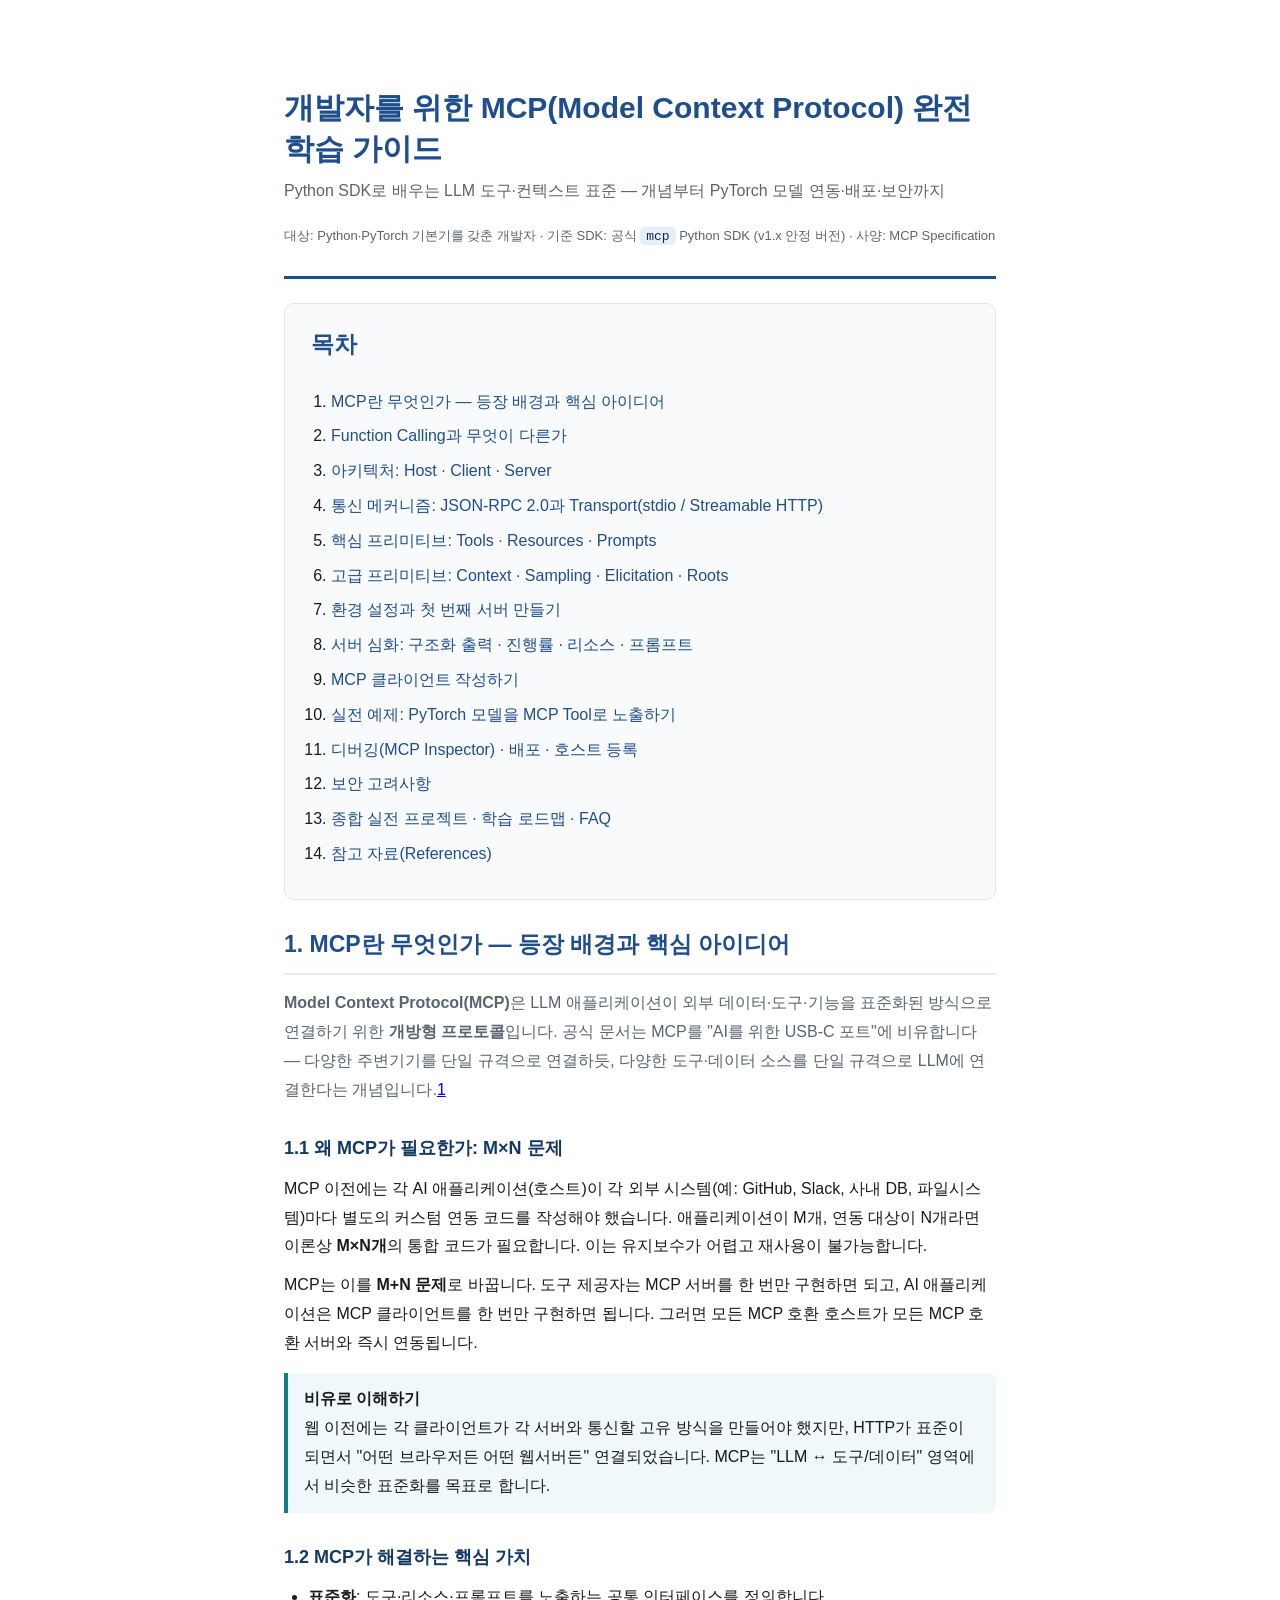
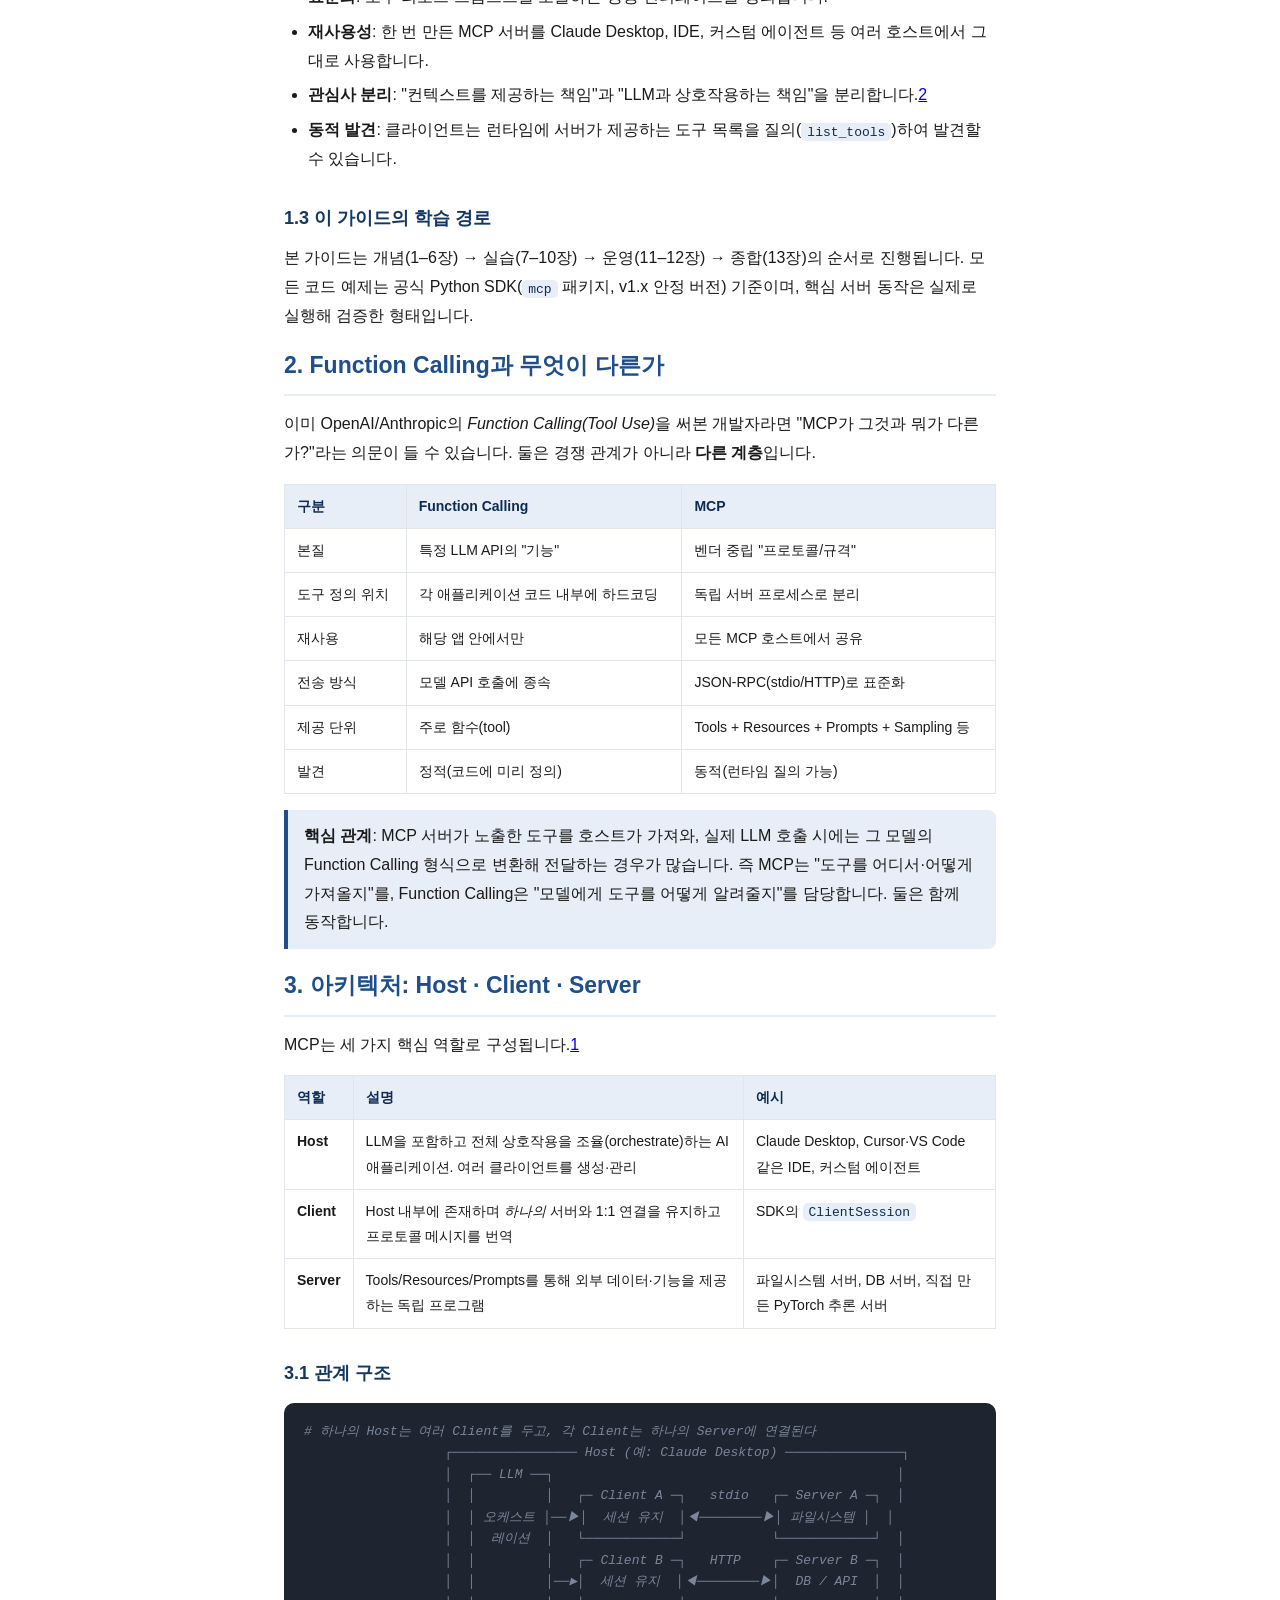
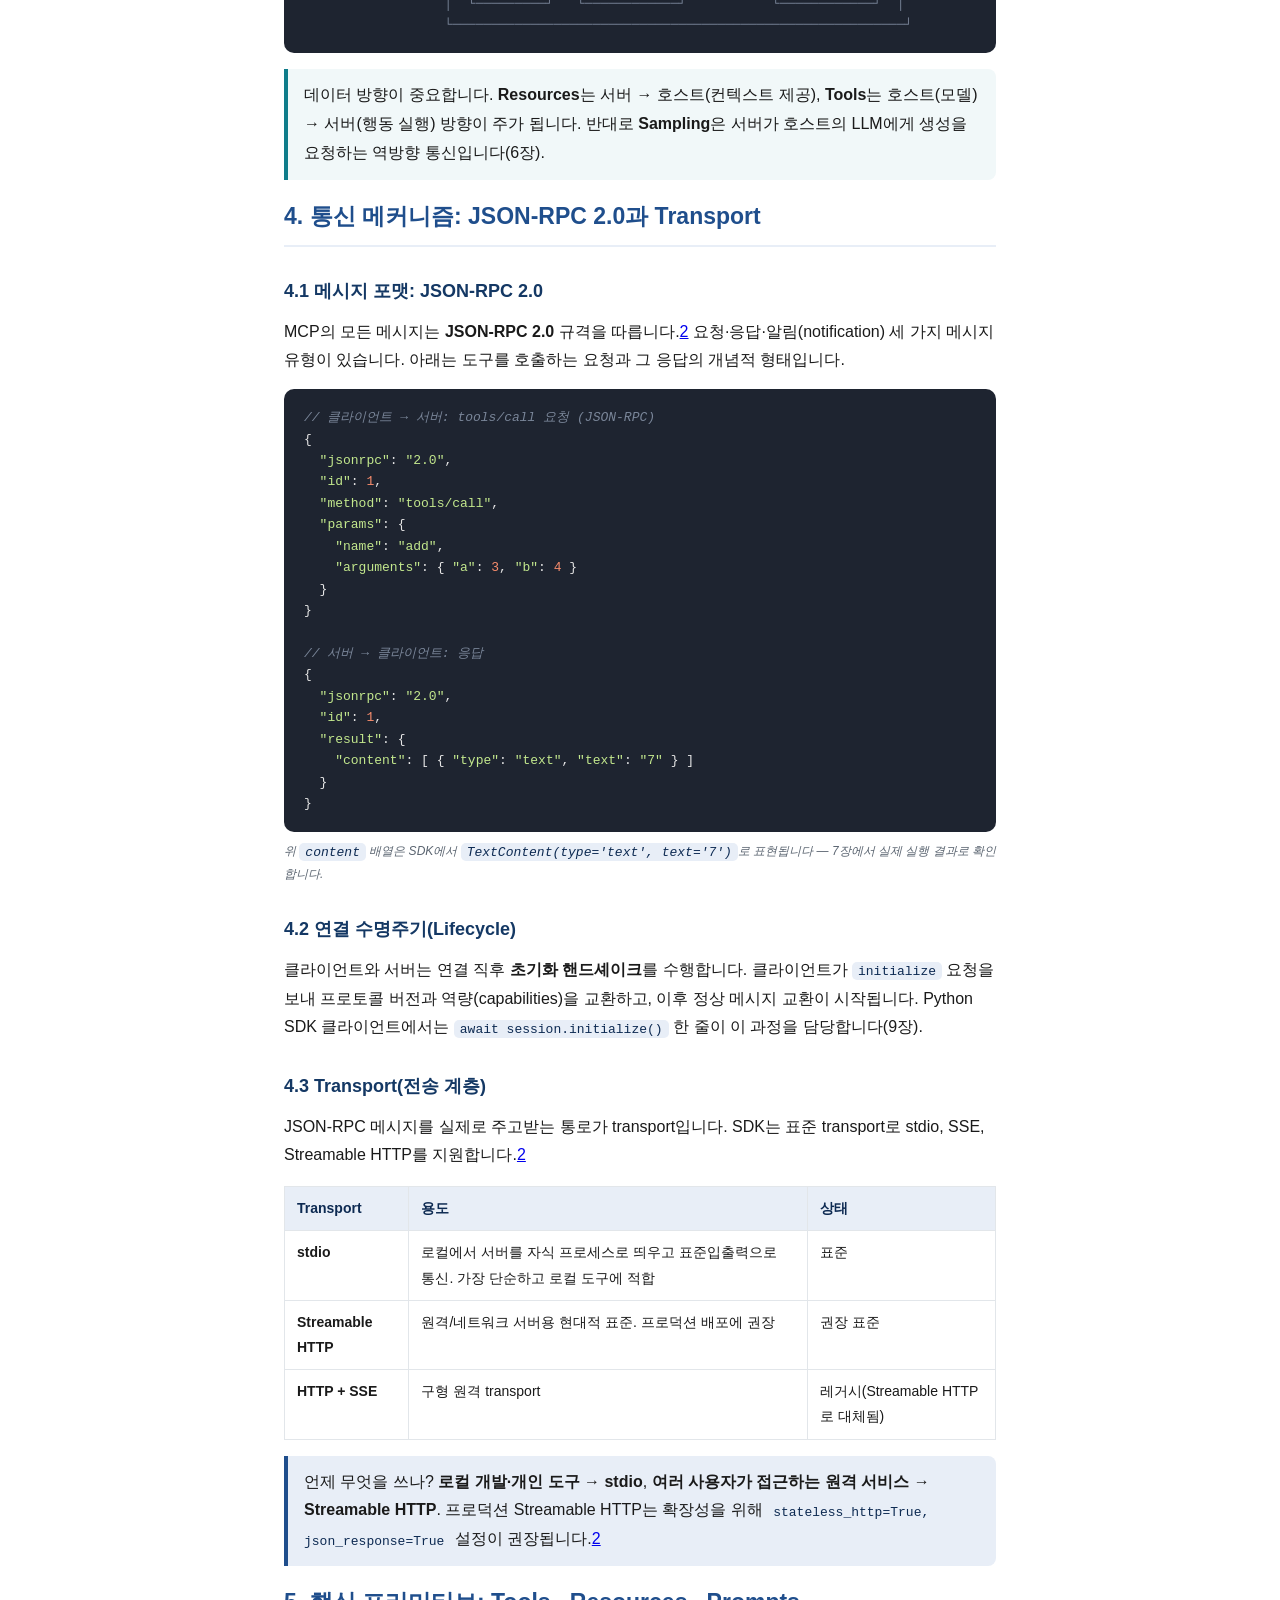
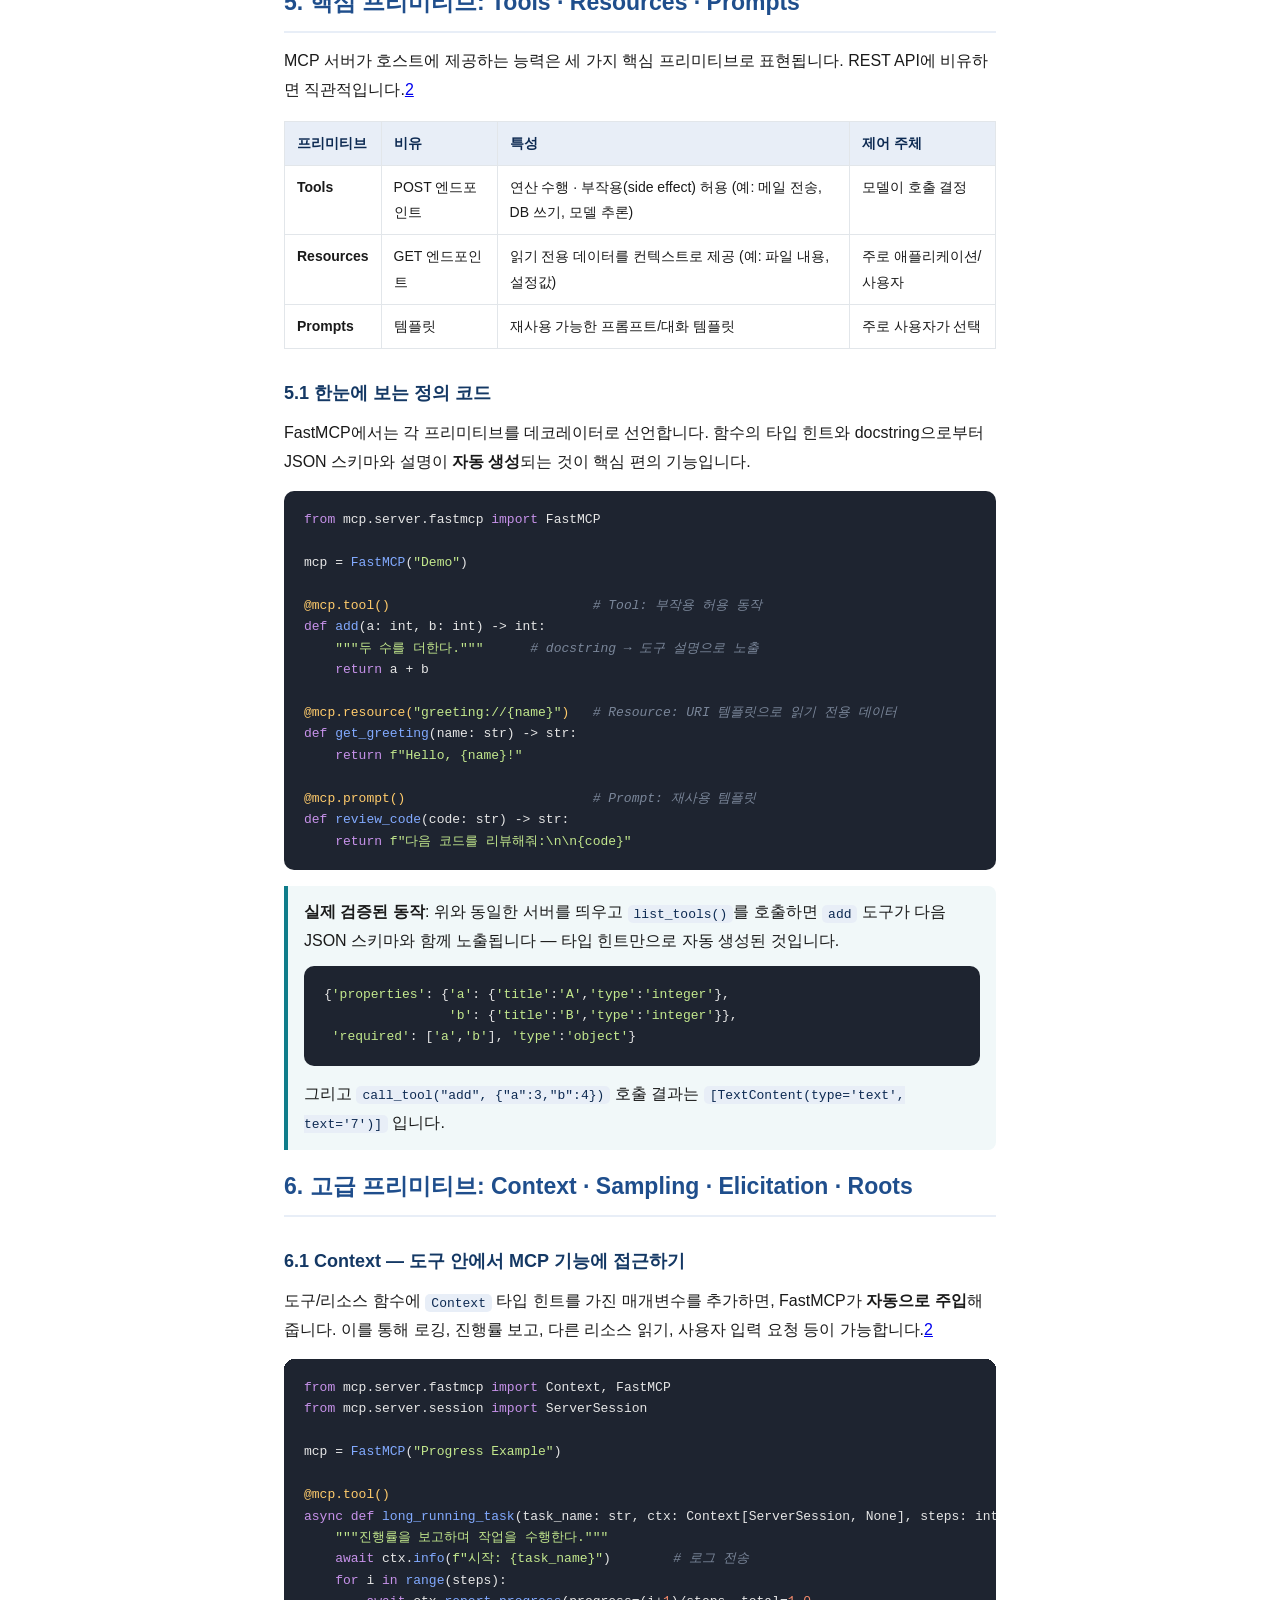
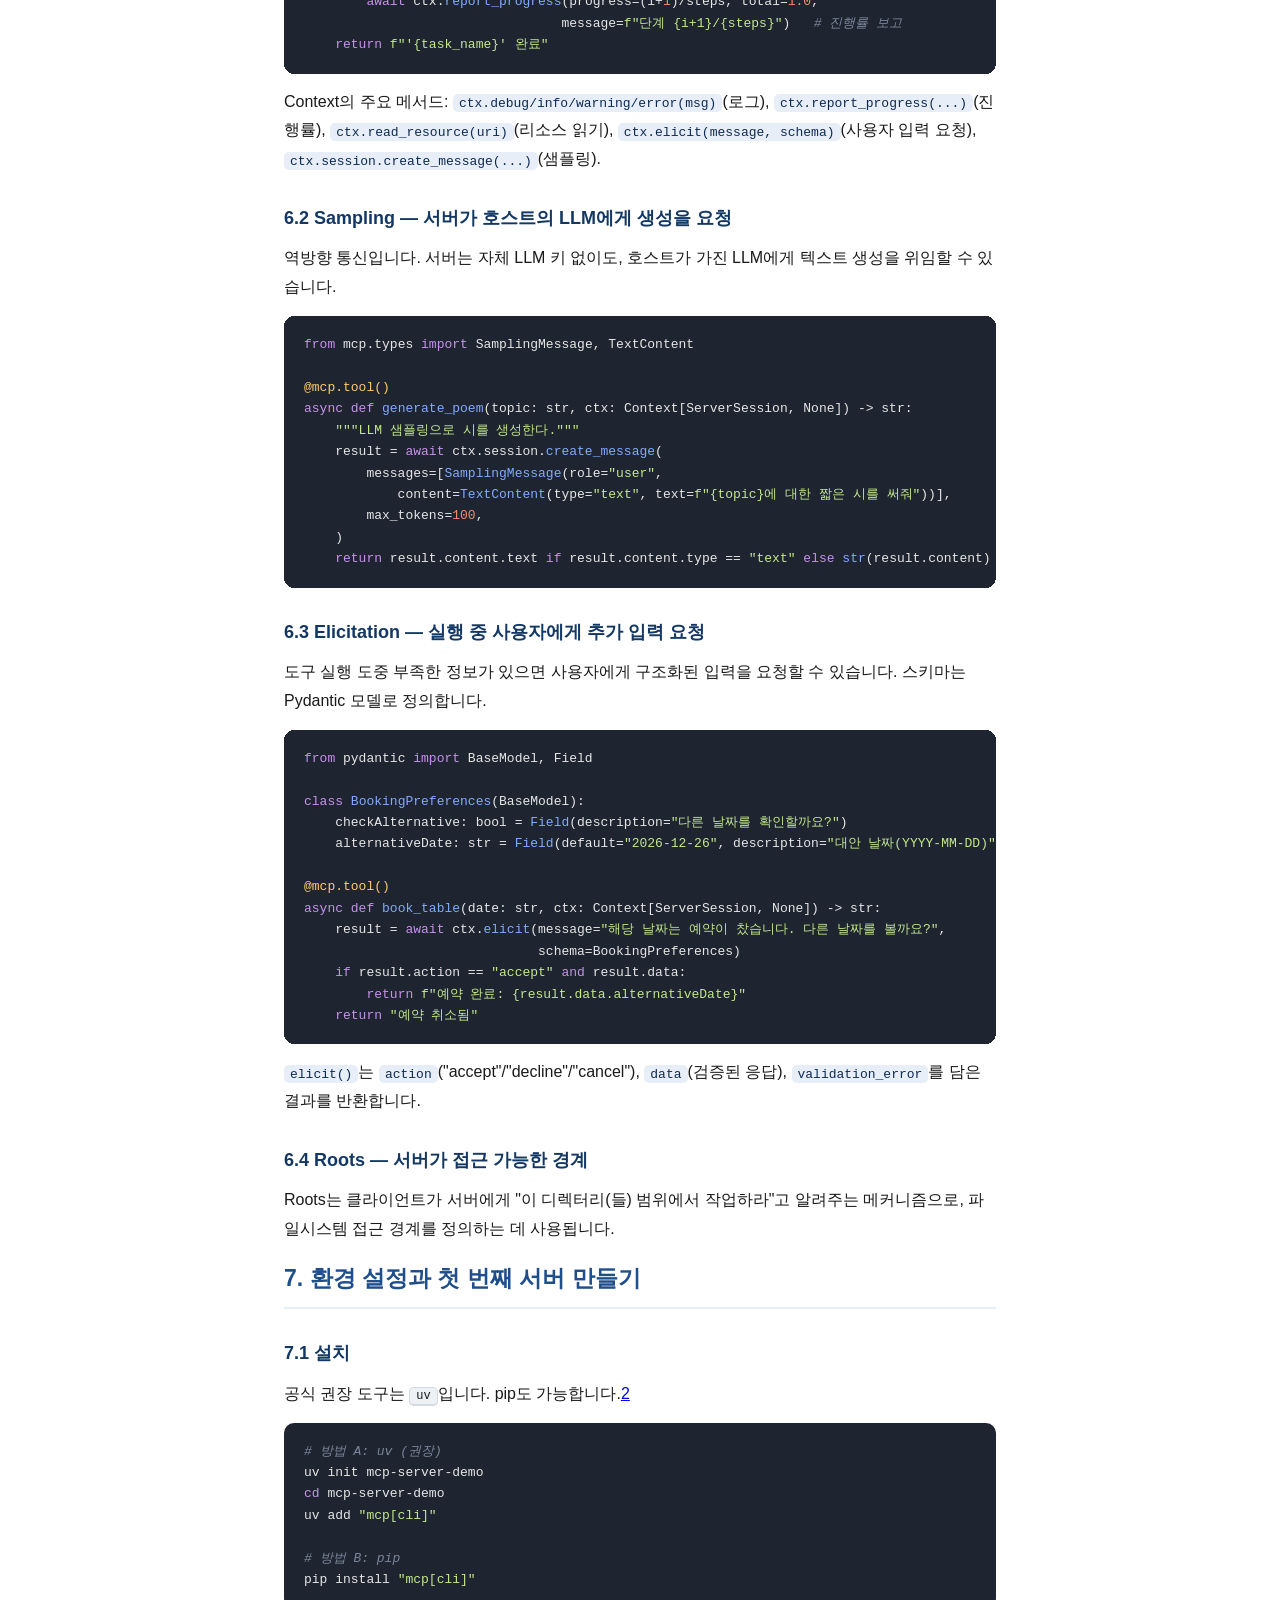
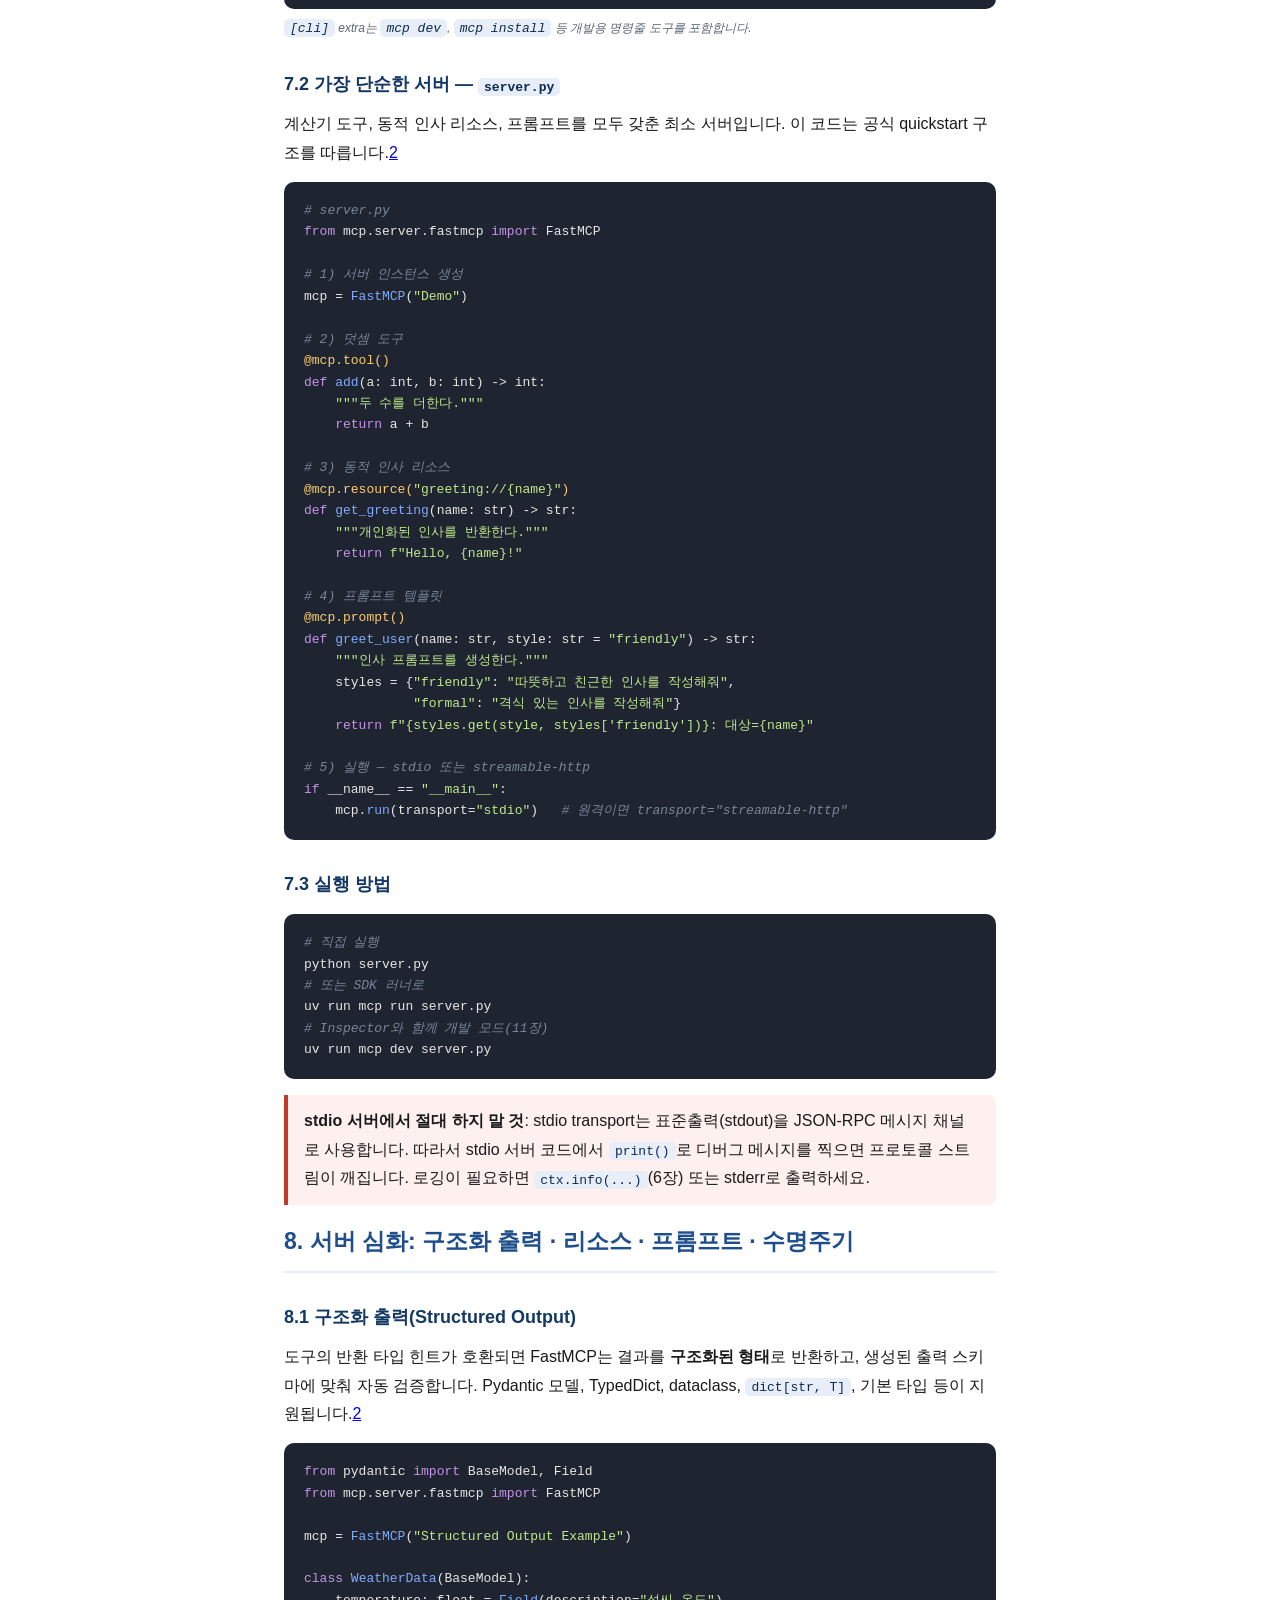
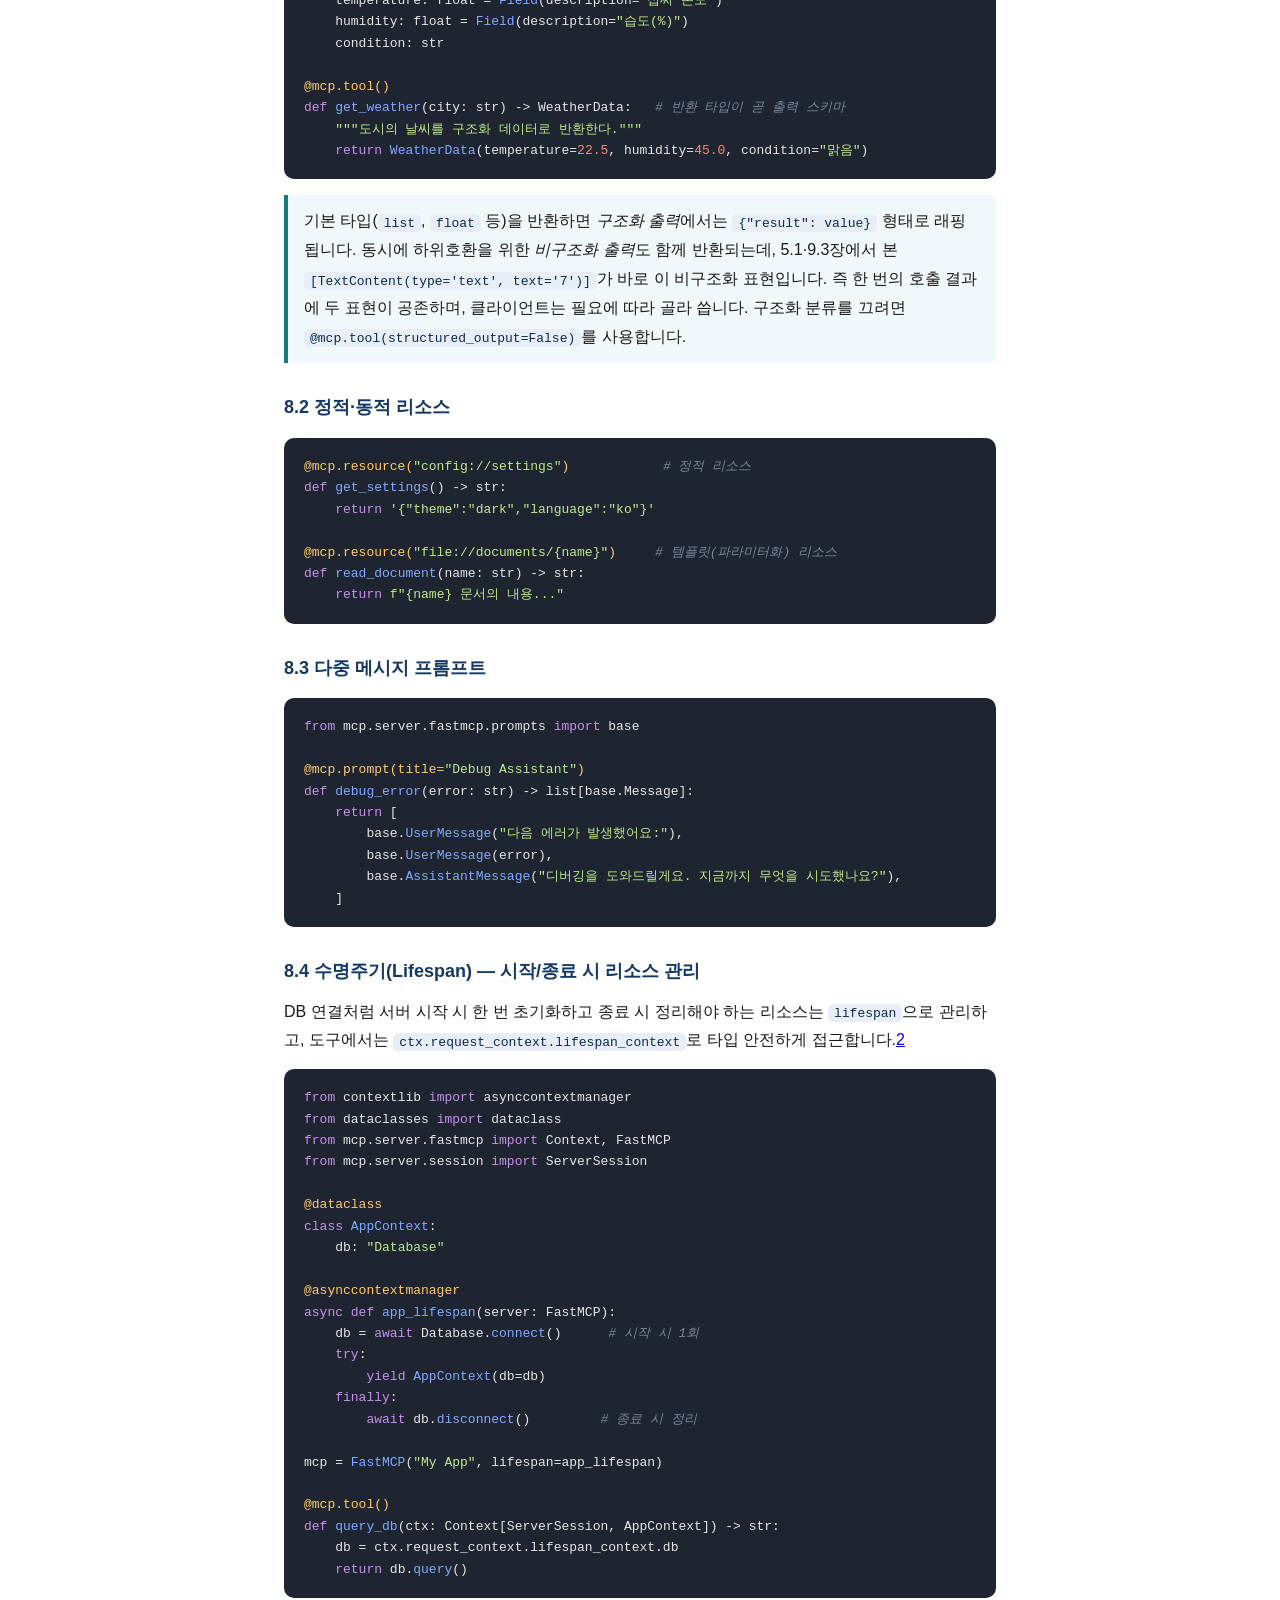
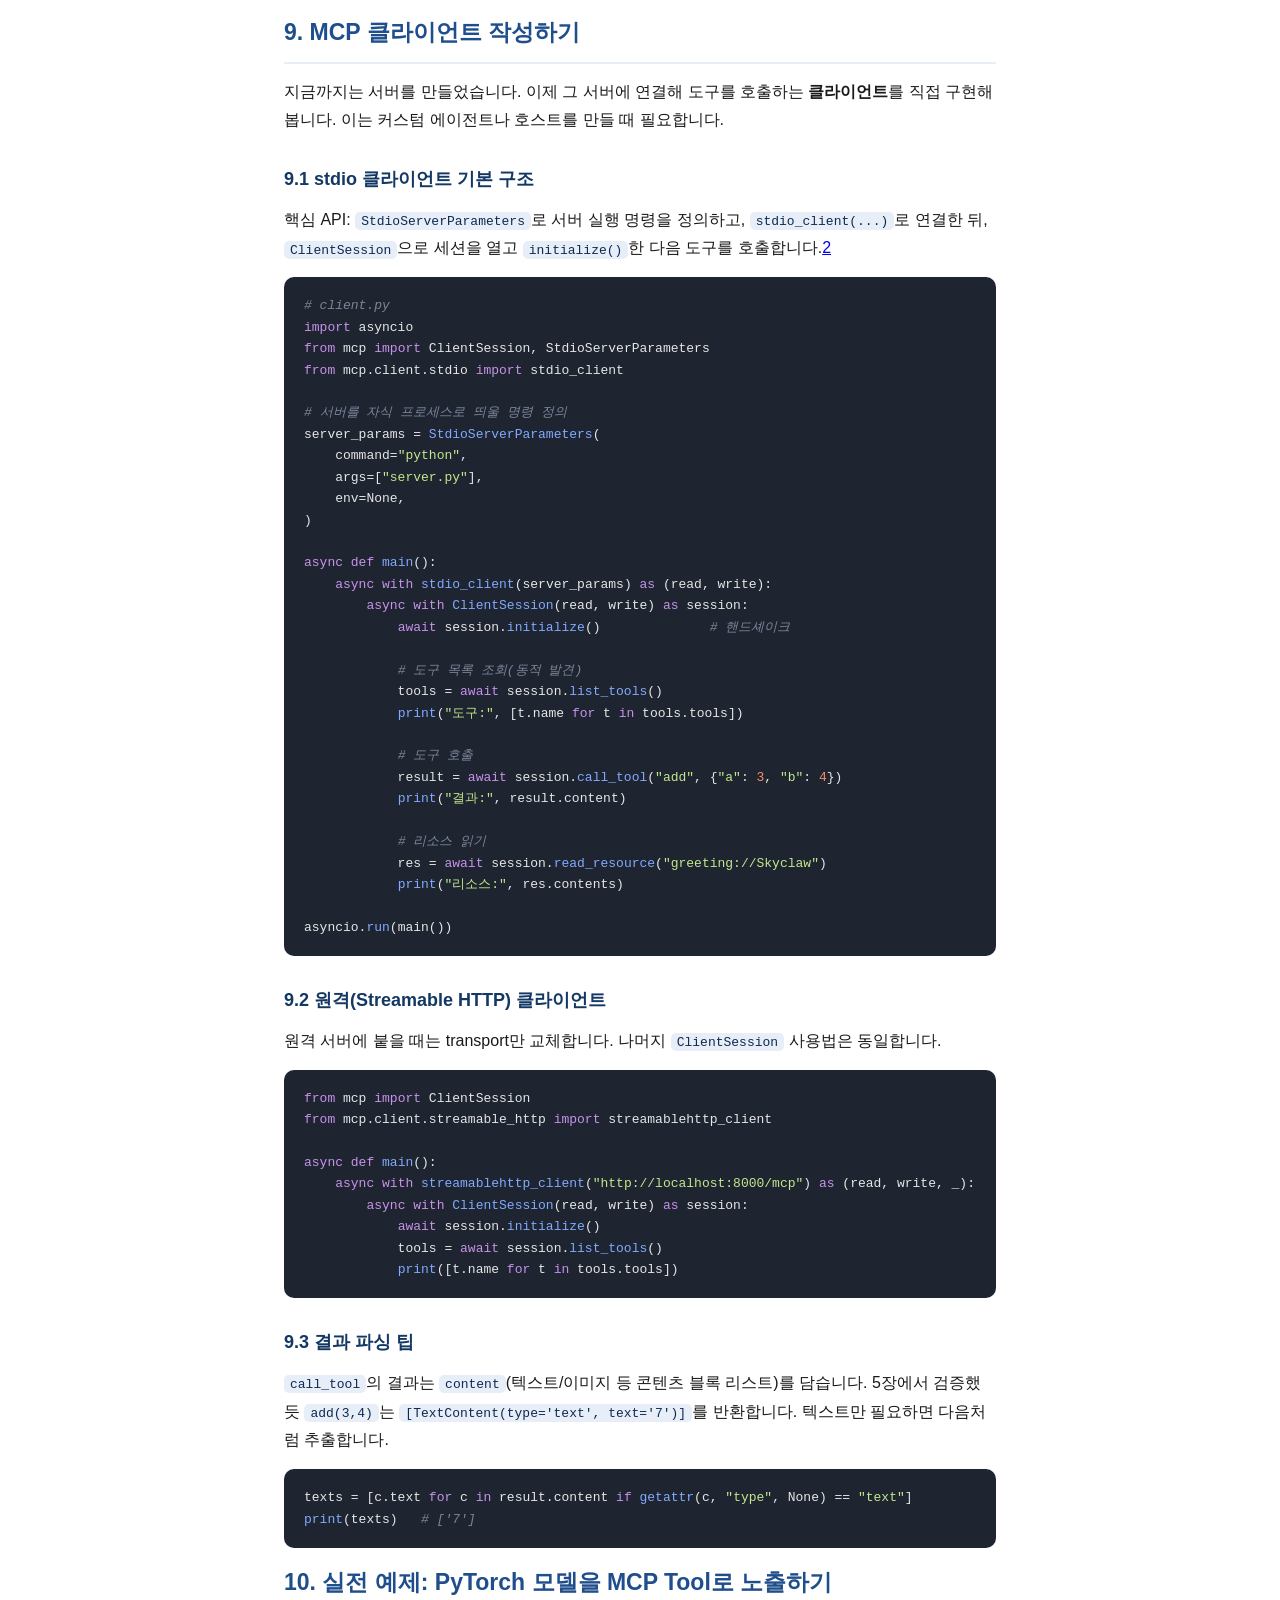
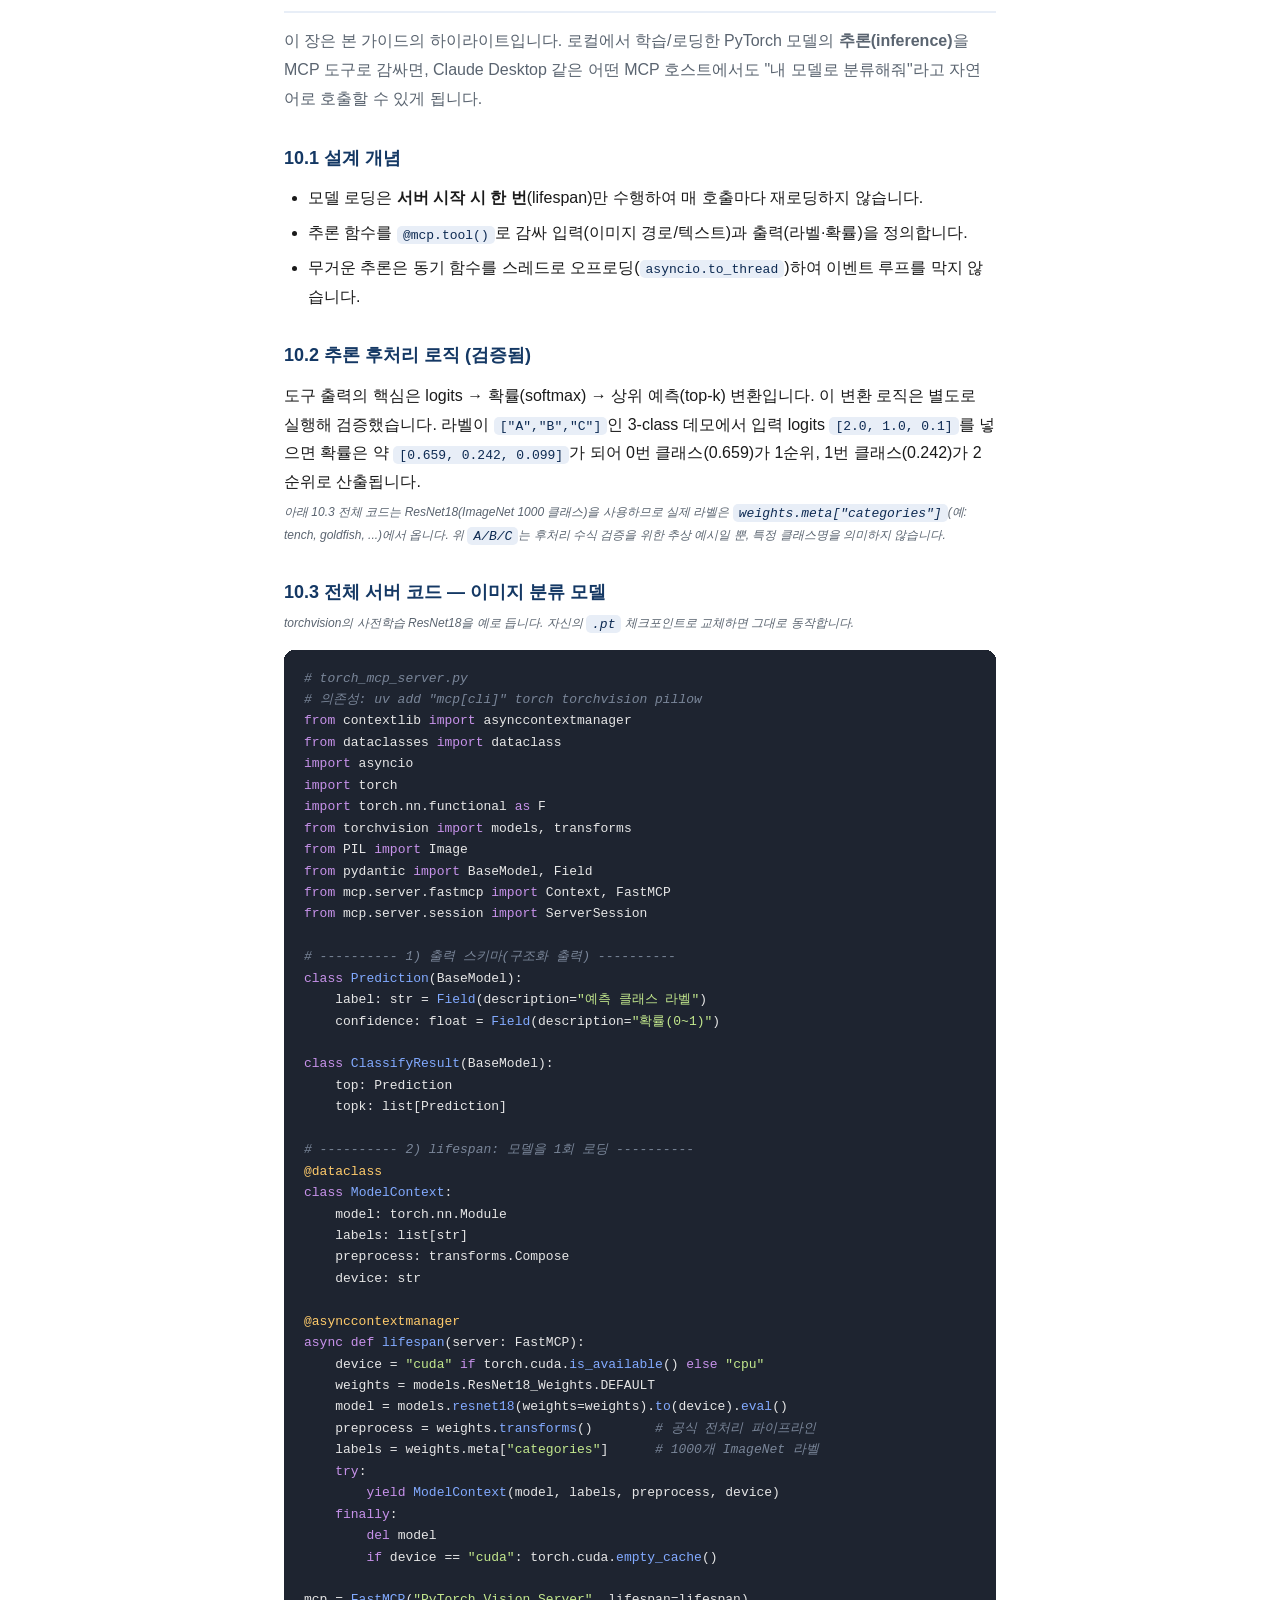
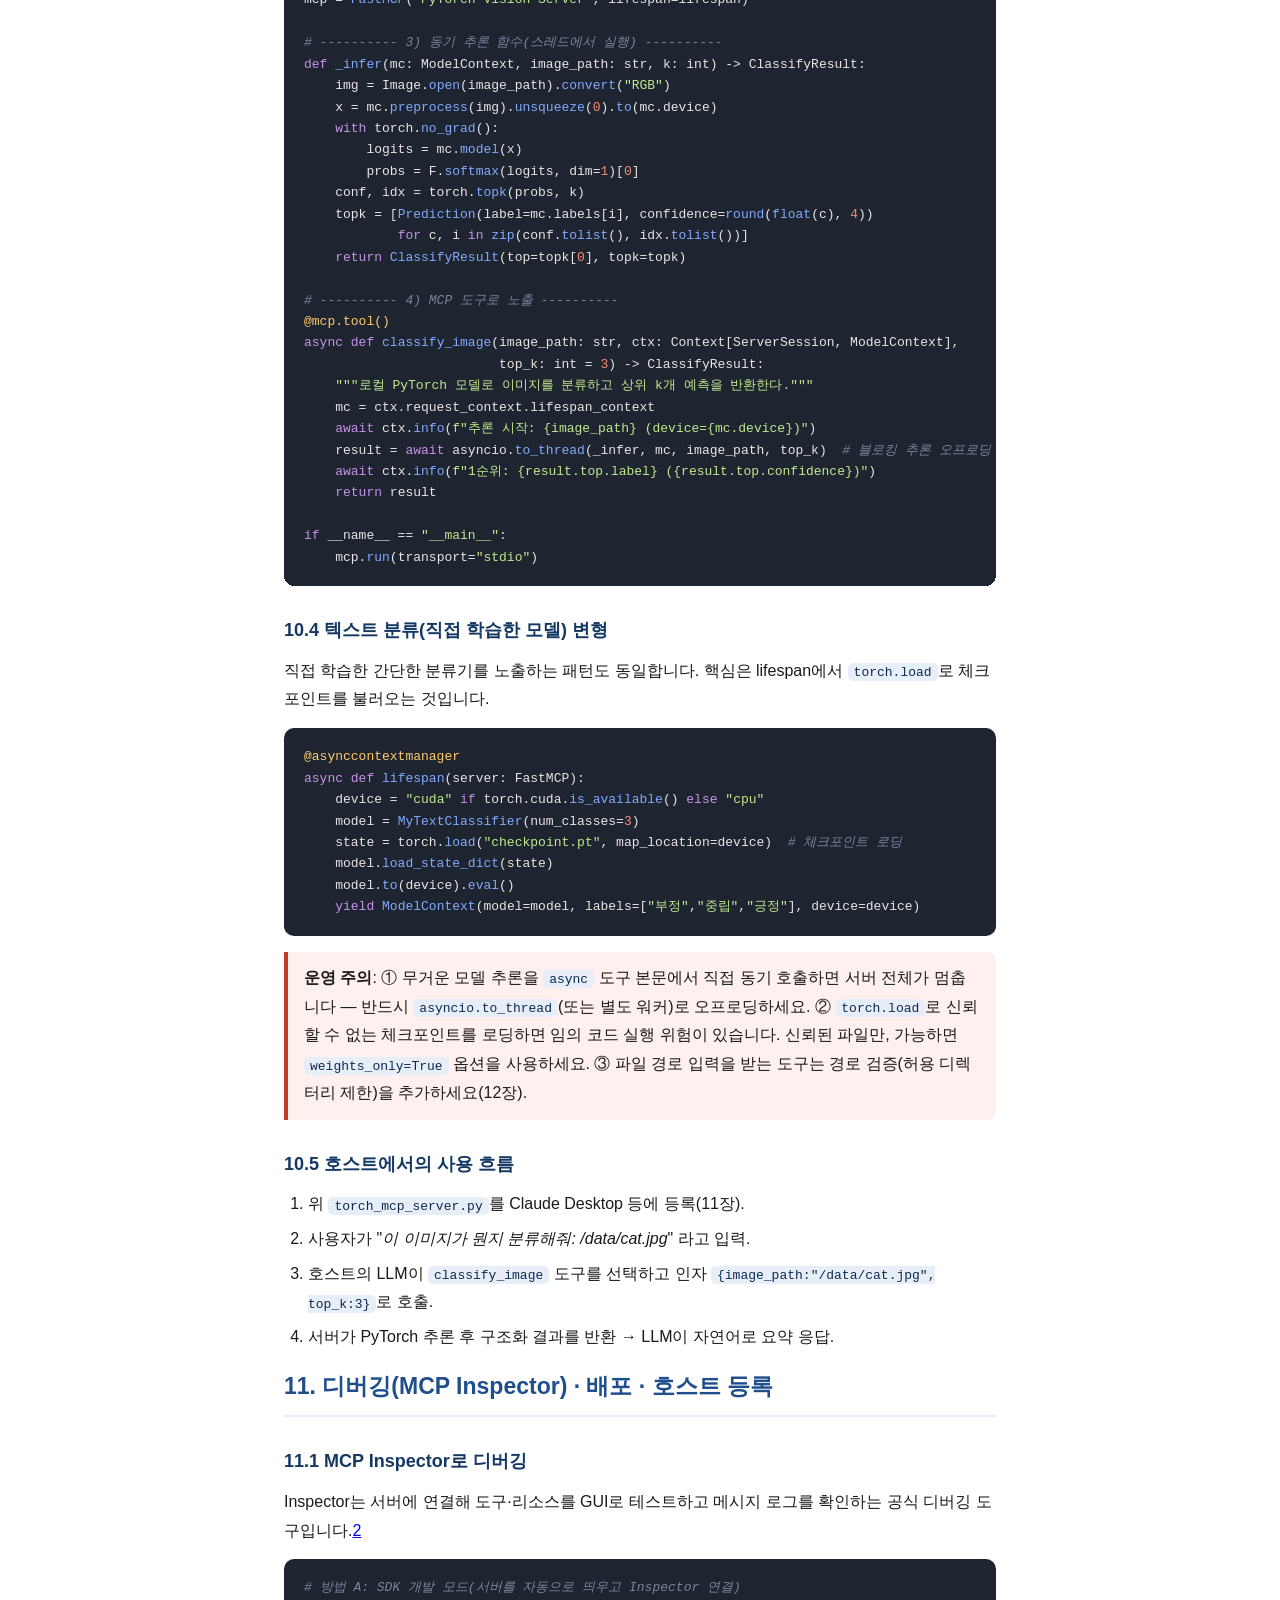
<file: mcp_developer_guide.html>
<!DOCTYPE html><html lang="ko"><head>
<meta charset="UTF-8">
<meta name="viewport" content="width=device-width, initial-scale=1.0">
<title>개발자를 위한 MCP(Model Context Protocol) 완전 학습 가이드</title>
<style>
  :root{
    --accent:#1f4e8c;       /* 남색 */
    --accent-soft:#e8eef7;
    --teal:#0f7c8a;
    --ink:#1a1a1a;
    --muted:#5a6470;
    --line:#e2e6ea;
    --code-bg:#1e2430;
    --code-ink:#e6e6e6;
  }
  *{box-sizing:border-box;}
  body{
    font-family:-apple-system,"Segoe UI","Apple SD Gothic Neo","Noto Sans KR",Roboto,sans-serif;
    color:var(--ink);
    background:#ffffff;
    line-height:1.8;
    margin:0;
  }
  article{max-width:760px;margin:0 auto;padding:48px 24px 80px;}
  h1{font-size:30px;color:var(--accent);font-weight:800;line-height:1.35;margin:0 0 8px;}
  h2{font-size:23px;color:var(--accent);font-weight:800;margin:14px 0 14px;padding-bottom:8px;border-bottom:2px solid var(--accent-soft);}
  h3{font-size:18px;color:#143864;font-weight:700;margin:28px 0 10px;}
  h4{font-size:15.5px;color:var(--teal);font-weight:700;margin:20px 0 8px;}
  p{margin:10px 0;}
  ul,ol{margin:10px 0;padding-left:24px;}
  li{margin:6px 0;}
  code{font-family:"SFMono-Regular",Consolas,"Liberation Mono",Menlo,monospace;font-size:13px;background:var(--accent-soft);color:#0d2a52;padding:1.5px 6px;border-radius:5px;}
  pre{background:var(--code-bg);color:var(--code-ink);padding:18px 20px;border-radius:10px;overflow:auto;font-size:13px;line-height:1.65;margin:14px 0;}
  pre code{background:transparent;color:inherit;padding:0;font-size:13px;}
  .tok-kw{color:#c792ea;}
  .tok-str{color:#c3e88d;}
  .tok-com{color:#7a8699;font-style:italic;}
  .tok-fn{color:#82aaff;}
  .tok-dec{color:#ffcb6b;}
  .tok-num{color:#f78c6c;}
  table{width:100%;border-collapse:collapse;margin:16px 0;font-size:14px;}
  th,td{border:1px solid var(--line);padding:9px 12px;text-align:left;vertical-align:top;}
  th{background:var(--accent-soft);color:#0d2a52;font-weight:700;}
  .note{border-left:4px solid var(--teal);background:#f1f8f9;padding:12px 16px;margin:16px 0;border-radius:0 8px 8px 0;}
  .warn{border-left:4px solid #c0392b;background:#fdf0ee;padding:12px 16px;margin:16px 0;border-radius:0 8px 8px 0;}
  .tip{border-left:4px solid var(--accent);background:var(--accent-soft);padding:12px 16px;margin:16px 0;border-radius:0 8px 8px 0;}
  .lead{font-size:16px;color:var(--muted);}
  .chapter{break-before:page;page-break-before:always;}
  .keep-together{break-inside:avoid;}
  .toc{background:#f9fafb;border:1px solid var(--line);border-radius:10px;padding:20px 26px;margin:24px 0;}
  .toc ol{padding-left:20px;}
  .toc a{color:var(--accent);text-decoration:none;}
  .toc a:hover{text-decoration:underline;}
  .cover{padding:40px 0 28px;border-bottom:3px solid var(--accent);margin-bottom:8px;}
  .cover .sub{color:var(--muted);font-size:16px;margin-top:4px;}
  .meta{font-size:13px;color:var(--muted);margin-top:18px;}
  .filehint{font-size:12px;color:var(--muted);margin:-6px 0 4px;font-style:italic;}
  hr{border:none;border-top:1px solid var(--line);margin:36px 0;}
  .kbd{font-family:monospace;background:#eef1f4;border:1px solid #d4dae0;border-bottom-width:2px;border-radius:5px;padding:1px 6px;font-size:12px;}
  references li{word-break:break-all;}
</style>

</head><body>
<article data-cid="S0Ky41">

<!-- COVER -->
<header class="cover" data-cid="wx77MR">
  <h1 data-cid="-Shskm">개발자를 위한 MCP(Model Context Protocol) 완전 학습 가이드</h1>
  <div class="sub" data-cid="U37Sxl">Python SDK로 배우는 LLM 도구·컨텍스트 표준 — 개념부터 PyTorch 모델 연동·배포·보안까지</div>
  <div class="meta" data-cid="YEdgo2">대상: Python·PyTorch 기본기를 갖춘 개발자 · 기준 SDK: 공식 <code data-cid="8J7jOZ">mcp</code> Python SDK (v1.x 안정 버전) · 사양: MCP Specification</div>
</header>
<div style="break-before: page" class="editor-empty-block" data-cid="QK8OqD"></div>

<!-- TOC -->
<nav class="toc keep-together" data-cid="NUnAvY">
  <h2 style="border:none;margin-top:0;" data-cid="JdlCdx">목차</h2>
  <ol data-cid="AyWcUY">
    <li data-cid="8-1U_f"><a href="#ch1" data-cid="kIWCjw">MCP란 무엇인가 — 등장 배경과 핵심 아이디어</a></li>
    <li data-cid="4NLh0I"><a href="#ch2" data-cid="SFl0lU">Function Calling과 무엇이 다른가</a></li>
    <li data-cid="OcxVdt"><a href="#ch3" data-cid="70jgT1">아키텍처: Host · Client · Server</a></li>
    <li data-cid="5zr8KQ"><a href="#ch4" data-cid="qHb23L">통신 메커니즘: JSON-RPC 2.0과 Transport(stdio / Streamable HTTP)</a></li>
    <li data-cid="NG0XBO"><a href="#ch5" data-cid="-txTKR">핵심 프리미티브: Tools · Resources · Prompts</a></li>
    <li data-cid="jA_HT5"><a href="#ch6" data-cid="gdbJj0">고급 프리미티브: Context · Sampling · Elicitation · Roots</a></li>
    <li data-cid="h6ezQc"><a href="#ch7" data-cid="b-94IM">환경 설정과 첫 번째 서버 만들기</a></li>
    <li data-cid="zqsJE5"><a href="#ch8" data-cid="3UOeqv">서버 심화: 구조화 출력 · 진행률 · 리소스 · 프롬프트</a></li>
    <li data-cid="XM94lV"><a href="#ch9" data-cid="qlnUZB">MCP 클라이언트 작성하기</a></li>
    <li data-cid="uaH3nL"><a href="#ch10" data-cid="-VDJ00">실전 예제: PyTorch 모델을 MCP Tool로 노출하기</a></li>
    <li data-cid="_laiwp"><a href="#ch11" data-cid="tRQf_N">디버깅(MCP Inspector) · 배포 · 호스트 등록</a></li>
    <li data-cid="sCzHMf"><a href="#ch12" data-cid="joKQGQ">보안 고려사항</a></li>
    <li data-cid="rZtmSM"><a href="#ch13" data-cid="Xyt4A9">종합 실전 프로젝트 · 학습 로드맵 · FAQ</a></li>
    <li data-cid="Y7Mka6"><a href="#refs" data-cid="w6e0j5">참고 자료(References)</a></li>
  </ol>
</nav>

<!-- ===================== CH1 ===================== -->
<section class="chapter" id="ch1" data-cid="9BO1Hm">
<h2 data-cid="-sSWop">1. MCP란 무엇인가 — 등장 배경과 핵심 아이디어</h2>

<p class="lead" data-cid="Vncw7B"><strong data-cid="HwoM_H">Model Context Protocol(MCP)</strong>은 LLM 애플리케이션이 외부 데이터·도구·기능을 표준화된 방식으로 연결하기 위한 <strong data-cid="q71RnQ">개방형 프로토콜</strong>입니다. 공식 문서는 MCP를 "AI를 위한 USB-C 포트"에 비유합니다 — 다양한 주변기기를 단일 규격으로 연결하듯, 다양한 도구·데이터 소스를 단일 규격으로 LLM에 연결한다는 개념입니다.<a class="inline_marker" href="#ref1" data-cid="jCAyi3">1</a></p>

<h3 data-cid="Aj91en">1.1 왜 MCP가 필요한가: M×N 문제</h3>
<p data-cid="x9sF6C">MCP 이전에는 각 AI 애플리케이션(호스트)이 각 외부 시스템(예: GitHub, Slack, 사내 DB, 파일시스템)마다 별도의 커스텀 연동 코드를 작성해야 했습니다. 애플리케이션이 M개, 연동 대상이 N개라면 이론상 <strong data-cid="8wrotr">M×N개</strong>의 통합 코드가 필요합니다. 이는 유지보수가 어렵고 재사용이 불가능합니다.</p>
<p data-cid="CCJGhp">MCP는 이를 <strong data-cid="1b8ljK">M+N 문제</strong>로 바꿉니다. 도구 제공자는 MCP 서버를 한 번만 구현하면 되고, AI 애플리케이션은 MCP 클라이언트를 한 번만 구현하면 됩니다. 그러면 모든 MCP 호환 호스트가 모든 MCP 호환 서버와 즉시 연동됩니다.</p>

<div class="note" data-cid="-5d6qo">
<strong data-cid="i9-Ufl">비유로 이해하기</strong><br data-cid="_Rpf4W">
웹 이전에는 각 클라이언트가 각 서버와 통신할 고유 방식을 만들어야 했지만, HTTP가 표준이 되면서 "어떤 브라우저든 어떤 웹서버든" 연결되었습니다. MCP는 "LLM ↔ 도구/데이터" 영역에서 비슷한 표준화를 목표로 합니다.
</div>

<h3 data-cid="uIG4ki">1.2 MCP가 해결하는 핵심 가치</h3>
<ul data-cid="fmHLzw">
  <li data-cid="0BTJBk"><strong data-cid="qiSZsH">표준화</strong>: 도구·리소스·프롬프트를 노출하는 공통 인터페이스를 정의합니다.</li>
  <li data-cid="4DMGyx"><strong data-cid="1vskzR">재사용성</strong>: 한 번 만든 MCP 서버를 Claude Desktop, IDE, 커스텀 에이전트 등 여러 호스트에서 그대로 사용합니다.</li>
  <li data-cid="rvD9fg"><strong data-cid="KBR_JO">관심사 분리</strong>: "컨텍스트를 제공하는 책임"과 "LLM과 상호작용하는 책임"을 분리합니다.<a class="inline_marker" href="#ref2" data-cid="kgauVX">2</a></li>
  <li data-cid="4LgZAL"><strong data-cid="Y9ExwB">동적 발견</strong>: 클라이언트는 런타임에 서버가 제공하는 도구 목록을 질의(<code data-cid="X9_sTI">list_tools</code>)하여 발견할 수 있습니다.</li>
</ul>

<h3 data-cid="oAYjG0">1.3 이 가이드의 학습 경로</h3>
<p data-cid="X91E8n">본 가이드는 개념(1–6장) → 실습(7–10장) → 운영(11–12장) → 종합(13장)의 순서로 진행됩니다. 모든 코드 예제는 공식 Python SDK(<code data-cid="IpMyi1">mcp</code> 패키지, v1.x 안정 버전) 기준이며, 핵심 서버 동작은 실제로 실행해 검증한 형태입니다.</p>
</section>

<!-- ===================== CH2 ===================== -->
<section class="chapter" id="ch2" data-cid="WoK6UH">
<h2 data-cid="Bb0fQ2">2. Function Calling과 무엇이 다른가</h2>
<p data-cid="RhUy3G">이미 OpenAI/Anthropic의 <em data-cid="sxnTt8">Function Calling(Tool Use)</em>을 써본 개발자라면 "MCP가 그것과 뭐가 다른가?"라는 의문이 들 수 있습니다. 둘은 경쟁 관계가 아니라 <strong data-cid="PaBtce">다른 계층</strong>입니다.</p>

<div class="sk-doc-native-table-frame" data-scroll-left-active="false" data-scroll-right-active="false" data-scrolling="false" data-cid="zNBfdS"><table class="keep-together" data-cid="dZ0-FC">
  <thead data-cid="Dmgl65"><tr data-cid="MwGd5F"><th data-cid="ruZOGP">구분</th><th data-cid="rBoewb">Function Calling</th><th data-cid="EqKkAh">MCP</th></tr></thead>
  <tbody data-cid="bK3CES">
    <tr data-cid="a2uzrp"><td data-cid="lJxafh">본질</td><td data-cid="rvOtsE">특정 LLM API의 "기능"</td><td data-cid="y7Lysn">벤더 중립 "프로토콜/규격"</td></tr>
    <tr data-cid="G48NU8"><td data-cid="CbpSBK">도구 정의 위치</td><td data-cid="alILEy">각 애플리케이션 코드 내부에 하드코딩</td><td data-cid="N_ar7V">독립 서버 프로세스로 분리</td></tr>
    <tr data-cid="7I5P3X"><td data-cid="G4KnvP">재사용</td><td data-cid="21p2zA">해당 앱 안에서만</td><td data-cid="vy3IPV">모든 MCP 호스트에서 공유</td></tr>
    <tr data-cid="BqWrs3"><td data-cid="4XC0g9">전송 방식</td><td data-cid="oUf1JV">모델 API 호출에 종속</td><td data-cid="ee4coM">JSON-RPC(stdio/HTTP)로 표준화</td></tr>
    <tr data-cid="u2ks9z"><td data-cid="0EMR-6">제공 단위</td><td data-cid="5cUQCK">주로 함수(tool)</td><td data-cid="NgquAp">Tools + Resources + Prompts + Sampling 등</td></tr>
    <tr data-cid="GnAFle"><td data-cid="Xrk2Go">발견</td><td data-cid="VTbsR-">정적(코드에 미리 정의)</td><td data-cid="hsjDe9">동적(런타임 질의 가능)</td></tr>
  </tbody>
</table></div>

<div class="tip" data-cid="kcfMoi">
<strong data-cid="mBhZCz">핵심 관계</strong>: MCP 서버가 노출한 도구를 호스트가 가져와, 실제 LLM 호출 시에는 그 모델의 Function Calling 형식으로 변환해 전달하는 경우가 많습니다. 즉 MCP는 "도구를 어디서·어떻게 가져올지"를, Function Calling은 "모델에게 도구를 어떻게 알려줄지"를 담당합니다. 둘은 함께 동작합니다.
</div>
</section>

<!-- ===================== CH3 ===================== -->
<section class="chapter" id="ch3" data-cid="edSIhY">
<h2 data-cid="mhD4nz">3. 아키텍처: Host · Client · Server</h2>
<p data-cid="-FBe2q">MCP는 세 가지 핵심 역할로 구성됩니다.<a class="inline_marker" href="#ref1" data-cid="kD1W6_">1</a></p>

<div class="sk-doc-native-table-frame" data-scroll-left-active="false" data-scroll-right-active="false" data-scrolling="false" data-cid="h_eyaV"><table class="keep-together" data-cid="Kpm0nl">
  <thead data-cid="-cHcP9"><tr data-cid="Wq9FQq"><th data-cid="dWrfAG">역할</th><th data-cid="u4hCFk">설명</th><th data-cid="RHyzPZ">예시</th></tr></thead>
  <tbody data-cid="9_6tgn">
    <tr data-cid="Ca1l_Y"><td data-cid="-8CD-6"><strong data-cid="ZmgXSC">Host</strong></td><td data-cid="VCPBGE">LLM을 포함하고 전체 상호작용을 조율(orchestrate)하는 AI 애플리케이션. 여러 클라이언트를 생성·관리</td><td data-cid="wPR7PO">Claude Desktop, Cursor·VS Code 같은 IDE, 커스텀 에이전트</td></tr>
    <tr data-cid="YX-yRo"><td data-cid="drFDTI"><strong data-cid="VeWH1U">Client</strong></td><td data-cid="PBEXrU">Host 내부에 존재하며 <em data-cid="pXh0xr">하나의</em> 서버와 1:1 연결을 유지하고 프로토콜 메시지를 번역</td><td data-cid="Mi-7nz">SDK의 <code data-cid="M4FfnX">ClientSession</code></td></tr>
    <tr data-cid="fyNXGT"><td data-cid="eq1UDS"><strong data-cid="tdEUr0">Server</strong></td><td data-cid="JnH76m">Tools/Resources/Prompts를 통해 외부 데이터·기능을 제공하는 독립 프로그램</td><td data-cid="WLHAM2">파일시스템 서버, DB 서버, 직접 만든 PyTorch 추론 서버</td></tr>
  </tbody>
</table></div>

<h3 data-cid="0aM-OC">3.1 관계 구조</h3>
<pre data-cid="MdjJfe"><code class="tok-com" data-cid="9vPKIo"># 하나의 Host는 여러 Client를 두고, 각 Client는 하나의 Server에 연결된다</code>
                  <span class="tok-com" data-cid="SGiQm9">┌──────────────── Host (예: Claude Desktop) ───────────────┐</span>
                  <span class="tok-com" data-cid="NyYs4G">│  ┌── LLM ──┐                                            │</span>
                  <span class="tok-com" data-cid="cNgqEc">│  │         │   ┌─ Client A ─┐   stdio   ┌─ Server A ─┐  │</span>
                  <span class="tok-com" data-cid="SZoz76">│  │ 오케스트 │──▶│  세션 유지  │◀────────▶│ 파일시스템 │  │</span>
                  <span class="tok-com" data-cid="t_8Yjw">│  │  레이션  │   └────────────┘           └────────────┘  │</span>
                  <span class="tok-com" data-cid="yjrB8K">│  │         │   ┌─ Client B ─┐   HTTP    ┌─ Server B ─┐  │</span>
                  <span class="tok-com" data-cid="hO7bHE">│  │         │──▶│  세션 유지  │◀────────▶│  DB / API  │  │</span>
                  <span class="tok-com" data-cid="6pwHkK">│  └─────────┘   └────────────┘           └────────────┘  │</span>
                  <span class="tok-com" data-cid="2WZLzF">└──────────────────────────────────────────────────────────┘</span></pre>

<div class="note" data-cid="DaT2zl">데이터 방향이 중요합니다. <strong data-cid="RMXZTU">Resources</strong>는 서버 → 호스트(컨텍스트 제공), <strong data-cid="AQC0Df">Tools</strong>는 호스트(모델) → 서버(행동 실행) 방향이 주가 됩니다. 반대로 <strong data-cid="-GkeKm">Sampling</strong>은 서버가 호스트의 LLM에게 생성을 요청하는 역방향 통신입니다(6장).</div>
</section>

<!-- ===================== CH4 ===================== -->
<section class="chapter" id="ch4" data-cid="Baeh9r">
<h2 data-cid="DAqC0G">4. 통신 메커니즘: JSON-RPC 2.0과 Transport</h2>

<h3 data-cid="piGWPi">4.1 메시지 포맷: JSON-RPC 2.0</h3>
<p data-cid="Cv5rKU">MCP의 모든 메시지는 <strong data-cid="n4UnCZ">JSON-RPC 2.0</strong> 규격을 따릅니다.<a class="inline_marker" href="#ref2" data-cid="RClGTe">2</a> 요청·응답·알림(notification) 세 가지 메시지 유형이 있습니다. 아래는 도구를 호출하는 요청과 그 응답의 개념적 형태입니다.</p>

<pre data-cid="cULRSH"><code class="tok-com" data-cid="dOk2Kb">// 클라이언트 → 서버: tools/call 요청 (JSON-RPC)</code>
{
  <span class="tok-str" data-cid="kZ3mvp">"jsonrpc"</span>: <span class="tok-str" data-cid="WuFgTo">"2.0"</span>,
  <span class="tok-str" data-cid="xUqHPb">"id"</span>: <span class="tok-num" data-cid="IFIM3j">1</span>,
  <span class="tok-str" data-cid="KuLu97">"method"</span>: <span class="tok-str" data-cid="T5jg4s">"tools/call"</span>,
  <span class="tok-str" data-cid="1OYI7T">"params"</span>: {
    <span class="tok-str" data-cid="5RnhFd">"name"</span>: <span class="tok-str" data-cid="4wR1Wm">"add"</span>,
    <span class="tok-str" data-cid="HrhuAm">"arguments"</span>: { <span class="tok-str" data-cid="yAJymb">"a"</span>: <span class="tok-num" data-cid="Wv-iH-">3</span>, <span class="tok-str" data-cid="8J4-pu">"b"</span>: <span class="tok-num" data-cid="eXIh1k">4</span> }
  }
}

<span class="tok-com" data-cid="1S_zz9">// 서버 → 클라이언트: 응답</span>
{
  <span class="tok-str" data-cid="E2Iu3t">"jsonrpc"</span>: <span class="tok-str" data-cid="MW7nG7">"2.0"</span>,
  <span class="tok-str" data-cid="VYiDBr">"id"</span>: <span class="tok-num" data-cid="_1xXPe">1</span>,
  <span class="tok-str" data-cid="ZTIq4h">"result"</span>: {
    <span class="tok-str" data-cid="X8TKZk">"content"</span>: [ { <span class="tok-str" data-cid="oWz0UG">"type"</span>: <span class="tok-str" data-cid="CCw7xl">"text"</span>, <span class="tok-str" data-cid="cUmoVN">"text"</span>: <span class="tok-str" data-cid="xhrwgE">"7"</span> } ]
  }
}</pre>
<p class="filehint" data-cid="F4r8pG">위 <code data-cid="l5SB2V">content</code> 배열은 SDK에서 <code data-cid="npZqJS">TextContent(type='text', text='7')</code>로 표현됩니다 — 7장에서 실제 실행 결과로 확인합니다.</p>

<h3 data-cid="vROxoA">4.2 연결 수명주기(Lifecycle)</h3>
<p data-cid="DvfBKc">클라이언트와 서버는 연결 직후 <strong data-cid="S6lvTS">초기화 핸드셰이크</strong>를 수행합니다. 클라이언트가 <code data-cid="gvyiUB">initialize</code> 요청을 보내 프로토콜 버전과 역량(capabilities)을 교환하고, 이후 정상 메시지 교환이 시작됩니다. Python SDK 클라이언트에서는 <code data-cid="taOES0">await session.initialize()</code> 한 줄이 이 과정을 담당합니다(9장).</p>

<h3 data-cid="04UeVK">4.3 Transport(전송 계층)</h3>
<p data-cid="cYCCkE">JSON-RPC 메시지를 실제로 주고받는 통로가 transport입니다. SDK는 표준 transport로 stdio, SSE, Streamable HTTP를 지원합니다.<a class="inline_marker" href="#ref2" data-cid="l_qOgZ">2</a></p>

<div class="sk-doc-native-table-frame" data-scroll-left-active="false" data-scroll-right-active="false" data-scrolling="false" data-cid="Pws_Qq"><table class="keep-together" data-cid="NdACuV">
  <thead data-cid="vwbyyZ"><tr data-cid="4hIjwz"><th data-cid="Y0yXHe">Transport</th><th data-cid="9W2ysv">용도</th><th data-cid="_eTLXM">상태</th></tr></thead>
  <tbody data-cid="AN7Eg4">
    <tr data-cid="oI4nIW"><td data-cid="8x2FYv"><strong data-cid="cXIVUj">stdio</strong></td><td data-cid="QuvfMC">로컬에서 서버를 자식 프로세스로 띄우고 표준입출력으로 통신. 가장 단순하고 로컬 도구에 적합</td><td data-cid="XmF0HE">표준</td></tr>
    <tr data-cid="SzTzO8"><td data-cid="CtK2El"><strong data-cid="CbJrQh">Streamable HTTP</strong></td><td data-cid="kbjh_Q">원격/네트워크 서버용 현대적 표준. 프로덕션 배포에 권장</td><td data-cid="0Pq-08">권장 표준</td></tr>
    <tr data-cid="axWWsw"><td data-cid="LmEU3d"><strong data-cid="N_rvEc">HTTP + SSE</strong></td><td data-cid="lOXWEo">구형 원격 transport</td><td data-cid="XShtPR">레거시(Streamable HTTP로 대체됨)</td></tr>
  </tbody>
</table></div>

<div class="tip" data-cid="cQUnQ4">언제 무엇을 쓰나? <strong data-cid="At8YhC">로컬 개발·개인 도구 → stdio</strong>, <strong data-cid="Un7zlV">여러 사용자가 접근하는 원격 서비스 → Streamable HTTP</strong>. 프로덕션 Streamable HTTP는 확장성을 위해 <code data-cid="2y-lne">stateless_http=True, json_response=True</code> 설정이 권장됩니다.<a class="inline_marker" href="#ref2" data-cid="0-ERHp">2</a></div>
</section>

<!-- ===================== CH5 ===================== -->
<section class="chapter" id="ch5" data-cid="asvFyJ">
<h2 data-cid="f19ZvH">5. 핵심 프리미티브: Tools · Resources · Prompts</h2>
<p data-cid="omORQB">MCP 서버가 호스트에 제공하는 능력은 세 가지 핵심 프리미티브로 표현됩니다. REST API에 비유하면 직관적입니다.<a class="inline_marker" href="#ref2" data-cid="adRPmx">2</a></p>

<div class="sk-doc-native-table-frame" data-scroll-left-active="false" data-scroll-right-active="false" data-scrolling="false" data-cid="7_paxw"><table class="keep-together" data-cid="LuijPo">
  <thead data-cid="O_Ckvq"><tr data-cid="uUyowl"><th data-cid="ZoKRCV">프리미티브</th><th data-cid="HuMaO_">비유</th><th data-cid="2NdRvc">특성</th><th data-cid="NjOAdd">제어 주체</th></tr></thead>
  <tbody data-cid="nLDpYB">
    <tr data-cid="3Kx6ur"><td data-cid="JzqQOl"><strong data-cid="pZwF7Y">Tools</strong></td><td data-cid="x-A-wI">POST 엔드포인트</td><td data-cid="pw3L7k">연산 수행 · 부작용(side effect) 허용 (예: 메일 전송, DB 쓰기, 모델 추론)</td><td data-cid="2qrNY6">모델이 호출 결정</td></tr>
    <tr data-cid="p2TJZr"><td data-cid="kBMmnL"><strong data-cid="u_DKSb">Resources</strong></td><td data-cid="0L5EmM">GET 엔드포인트</td><td data-cid="yZe9A_">읽기 전용 데이터를 컨텍스트로 제공 (예: 파일 내용, 설정값)</td><td data-cid="8gYolA">주로 애플리케이션/사용자</td></tr>
    <tr data-cid="yycpT8"><td data-cid="lIPcYx"><strong data-cid="AmNl5m">Prompts</strong></td><td data-cid="B1QtJq">템플릿</td><td data-cid="DT7GoZ">재사용 가능한 프롬프트/대화 템플릿</td><td data-cid="zir4m2">주로 사용자가 선택</td></tr>
  </tbody>
</table></div>

<h3 data-cid="l4_I11">5.1 한눈에 보는 정의 코드</h3>
<p data-cid="ciaNE2">FastMCP에서는 각 프리미티브를 데코레이터로 선언합니다. 함수의 타입 힌트와 docstring으로부터 JSON 스키마와 설명이 <strong data-cid="PBbdF4">자동 생성</strong>되는 것이 핵심 편의 기능입니다.</p>

<pre data-cid="M1hEdD"><code data-cid="YjykTY"><span class="tok-kw" data-cid="Ni_u_T">from</span> mcp.server.fastmcp <span class="tok-kw" data-cid="iAblbq">import</span> FastMCP

mcp = <span class="tok-fn" data-cid="YlrKkF">FastMCP</span>(<span class="tok-str" data-cid="C-zpIA">"Demo"</span>)

<span class="tok-dec" data-cid="_fMg_n">@mcp.tool()</span>                          <span class="tok-com" data-cid="5VLcT4"># Tool: 부작용 허용 동작</span>
<span class="tok-kw" data-cid="8-wxfw">def</span> <span class="tok-fn" data-cid="eyVjsL">add</span>(a: int, b: int) -&gt; int:
    <span class="tok-str" data-cid="JTUY-t">"""두 수를 더한다."""</span>      <span class="tok-com" data-cid="sUoJfr"># docstring → 도구 설명으로 노출</span>
    <span class="tok-kw" data-cid="BUfoto">return</span> a + b

<span class="tok-dec" data-cid="V7pCY1">@mcp.resource(</span><span class="tok-str" data-cid="KdJuBr">"greeting://{name}"</span><span class="tok-dec" data-cid="svqkjJ">)</span>   <span class="tok-com" data-cid="t76Vcp"># Resource: URI 템플릿으로 읽기 전용 데이터</span>
<span class="tok-kw" data-cid="KtIjSj">def</span> <span class="tok-fn" data-cid="1pn7qZ">get_greeting</span>(name: str) -&gt; str:
    <span class="tok-kw" data-cid="yXKHej">return</span> <span class="tok-str" data-cid="hQws6f">f"Hello, {name}!"</span>

<span class="tok-dec" data-cid="7rPR8h">@mcp.prompt()</span>                        <span class="tok-com" data-cid="9dHETh"># Prompt: 재사용 템플릿</span>
<span class="tok-kw" data-cid="sEPmPR">def</span> <span class="tok-fn" data-cid="gbq-vP">review_code</span>(code: str) -&gt; str:
    <span class="tok-kw" data-cid="0lINyM">return</span> <span class="tok-str" data-cid="wP73DY">f"다음 코드를 리뷰해줘:\n\n{code}"</span></code></pre>

<div class="note" data-cid="DmukaY">
<strong data-cid="F6HKXk">실제 검증된 동작</strong>: 위와 동일한 서버를 띄우고 <code data-cid="QqyVXv">list_tools()</code>를 호출하면 <code data-cid="utEw3e">add</code> 도구가 다음 JSON 스키마와 함께 노출됩니다 — 타입 힌트만으로 자동 생성된 것입니다.
<pre style="margin-top:10px;" data-cid="XWdhhq"><code data-cid="gsT_qN">{<span class="tok-str" data-cid="LyBpeB">'properties'</span>: {<span class="tok-str" data-cid="YMu-pV">'a'</span>: {<span class="tok-str" data-cid="0t4nx7">'title'</span>:<span class="tok-str" data-cid="mnkQlq">'A'</span>,<span class="tok-str" data-cid="GqWDDX">'type'</span>:<span class="tok-str" data-cid="ig3r9d">'integer'</span>},
                <span class="tok-str" data-cid="ERQPDm">'b'</span>: {<span class="tok-str" data-cid="uQSk7C">'title'</span>:<span class="tok-str" data-cid="avnDfe">'B'</span>,<span class="tok-str" data-cid="b9_qky">'type'</span>:<span class="tok-str" data-cid="iqtJ7r">'integer'</span>}},
 <span class="tok-str" data-cid="7Rh2HX">'required'</span>: [<span class="tok-str" data-cid="sQed2b">'a'</span>,<span class="tok-str" data-cid="IALUMn">'b'</span>], <span class="tok-str" data-cid="MzVcCG">'type'</span>:<span class="tok-str" data-cid="b-ZfIP">'object'</span>}</code></pre>
그리고 <code data-cid="ALbeam">call_tool("add", {"a":3,"b":4})</code> 호출 결과는 <code data-cid="4eYtMj">[TextContent(type='text', text='7')]</code> 입니다.
</div>
</section>

<!-- ===================== CH6 ===================== -->
<section class="chapter" id="ch6" data-cid="oxJ9CM">
<h2 data-cid="JNVaYh">6. 고급 프리미티브: Context · Sampling · Elicitation · Roots</h2>

<h3 data-cid="db7G2m">6.1 Context — 도구 안에서 MCP 기능에 접근하기</h3>
<p data-cid="UG9HFd">도구/리소스 함수에 <code data-cid="trU9j1">Context</code> 타입 힌트를 가진 매개변수를 추가하면, FastMCP가 <strong data-cid="0DddFu">자동으로 주입</strong>해 줍니다. 이를 통해 로깅, 진행률 보고, 다른 리소스 읽기, 사용자 입력 요청 등이 가능합니다.<a class="inline_marker" href="#ref2" data-cid="IPG7yI">2</a></p>
<pre data-cid="oZ1Pmn"><code data-cid="1DXt98"><span class="tok-kw" data-cid="c0if-L">from</span> mcp.server.fastmcp <span class="tok-kw" data-cid="5i1R6b">import</span> Context, FastMCP
<span class="tok-kw" data-cid="XB8UzC">from</span> mcp.server.session <span class="tok-kw" data-cid="DxsL0c">import</span> ServerSession

mcp = <span class="tok-fn" data-cid="1_oI0f">FastMCP</span>(<span class="tok-str" data-cid="m4i8wN">"Progress Example"</span>)

<span class="tok-dec" data-cid="IAnXce">@mcp.tool()</span>
<span class="tok-kw" data-cid="vSGTWK">async def</span> <span class="tok-fn" data-cid="tnk0G-">long_running_task</span>(task_name: str, ctx: Context[ServerSession, None], steps: int = <span class="tok-num" data-cid="TQA4dU">5</span>) -&gt; str:
    <span class="tok-str" data-cid="u7Odb9">"""진행률을 보고하며 작업을 수행한다."""</span>
    <span class="tok-kw" data-cid="iTs4A6">await</span> ctx.<span class="tok-fn" data-cid="gLaTPZ">info</span>(<span class="tok-str" data-cid="1wgK5B">f"시작: {task_name}"</span>)        <span class="tok-com" data-cid="29OsT-"># 로그 전송</span>
    <span class="tok-kw" data-cid="PQ-voA">for</span> i <span class="tok-kw" data-cid="UP6IQw">in</span> <span class="tok-fn" data-cid="1RDHXZ">range</span>(steps):
        <span class="tok-kw" data-cid="W6hr1H">await</span> ctx.<span class="tok-fn" data-cid="GPuQfD">report_progress</span>(progress=(i+<span class="tok-num" data-cid="kjYSLD">1</span>)/steps, total=<span class="tok-num" data-cid="SgeWWM">1.0</span>,
                                 message=<span class="tok-str" data-cid="3QLepo">f"단계 {i+1}/{steps}"</span>)   <span class="tok-com" data-cid="wPiRCf"># 진행률 보고</span>
    <span class="tok-kw" data-cid="nuLz7o">return</span> <span class="tok-str" data-cid="gzzzmm">f"'{task_name}' 완료"</span></code></pre>
<p data-cid="4GElFE">Context의 주요 메서드: <code data-cid="x8zeFC">ctx.debug/info/warning/error(msg)</code>(로그), <code data-cid="dfCfuf">ctx.report_progress(...)</code>(진행률), <code data-cid="RQIsQ6">ctx.read_resource(uri)</code>(리소스 읽기), <code data-cid="NVfiSK">ctx.elicit(message, schema)</code>(사용자 입력 요청), <code data-cid="J2DNeZ">ctx.session.create_message(...)</code>(샘플링).</p>

<h3 data-cid="oK1Olz">6.2 Sampling — 서버가 호스트의 LLM에게 생성을 요청</h3>
<p data-cid="brFUMt">역방향 통신입니다. 서버는 자체 LLM 키 없이도, 호스트가 가진 LLM에게 텍스트 생성을 위임할 수 있습니다.</p>
<pre data-cid="ZsyvFQ"><code data-cid="bg1Mu6"><span class="tok-kw" data-cid="dtYVK4">from</span> mcp.types <span class="tok-kw" data-cid="ACi9is">import</span> SamplingMessage, TextContent

<span class="tok-dec" data-cid="SDLpzq">@mcp.tool()</span>
<span class="tok-kw" data-cid="ByCzXc">async def</span> <span class="tok-fn" data-cid="-vCneg">generate_poem</span>(topic: str, ctx: Context[ServerSession, None]) -&gt; str:
    <span class="tok-str" data-cid="rG9JCu">"""LLM 샘플링으로 시를 생성한다."""</span>
    result = <span class="tok-kw" data-cid="duLpC9">await</span> ctx.session.<span class="tok-fn" data-cid="UPtwSI">create_message</span>(
        messages=[<span class="tok-fn" data-cid="4UFIII">SamplingMessage</span>(role=<span class="tok-str" data-cid="88IShO">"user"</span>,
            content=<span class="tok-fn" data-cid="oc9Kj1">TextContent</span>(type=<span class="tok-str" data-cid="N5fYAj">"text"</span>, text=<span class="tok-str" data-cid="RcwTR_">f"{topic}에 대한 짧은 시를 써줘"</span>))],
        max_tokens=<span class="tok-num" data-cid="3Ocm7y">100</span>,
    )
    <span class="tok-kw" data-cid="pn4d26">return</span> result.content.text <span class="tok-kw" data-cid="0IuDUy">if</span> result.content.type == <span class="tok-str" data-cid="nl_3Wk">"text"</span> <span class="tok-kw" data-cid="ca8PF0">else</span> <span class="tok-fn" data-cid="eKySCV">str</span>(result.content)</code></pre>

<h3 data-cid="Vh7Yv6">6.3 Elicitation — 실행 중 사용자에게 추가 입력 요청</h3>
<p data-cid="k7Oldb">도구 실행 도중 부족한 정보가 있으면 사용자에게 구조화된 입력을 요청할 수 있습니다. 스키마는 Pydantic 모델로 정의합니다.</p>
<pre data-cid="stR8hf"><code data-cid="LqqlE1"><span class="tok-kw" data-cid="DXV97e">from</span> pydantic <span class="tok-kw" data-cid="-j1Kmy">import</span> BaseModel, Field

<span class="tok-kw" data-cid="aVhFal">class</span> <span class="tok-fn" data-cid="lMQW1y">BookingPreferences</span>(BaseModel):
    checkAlternative: bool = <span class="tok-fn" data-cid="zZ24FI">Field</span>(description=<span class="tok-str" data-cid="PgWm1H">"다른 날짜를 확인할까요?"</span>)
    alternativeDate: str = <span class="tok-fn" data-cid="rcAvOq">Field</span>(default=<span class="tok-str" data-cid="jojB_g">"2026-12-26"</span>, description=<span class="tok-str" data-cid="P6bHTc">"대안 날짜(YYYY-MM-DD)"</span>)

<span class="tok-dec" data-cid="hatQRP">@mcp.tool()</span>
<span class="tok-kw" data-cid="lOeYgt">async def</span> <span class="tok-fn" data-cid="QwwRZ1">book_table</span>(date: str, ctx: Context[ServerSession, None]) -&gt; str:
    result = <span class="tok-kw" data-cid="vBFYZD">await</span> ctx.<span class="tok-fn" data-cid="2hJfmV">elicit</span>(message=<span class="tok-str" data-cid="gXqUXv">"해당 날짜는 예약이 찼습니다. 다른 날짜를 볼까요?"</span>,
                              schema=BookingPreferences)
    <span class="tok-kw" data-cid="LHkADQ">if</span> result.action == <span class="tok-str" data-cid="bU0Iqv">"accept"</span> <span class="tok-kw" data-cid="g3rz6L">and</span> result.data:
        <span class="tok-kw" data-cid="xVrf9i">return</span> <span class="tok-str" data-cid="7aODio">f"예약 완료: {result.data.alternativeDate}"</span>
    <span class="tok-kw" data-cid="I_souL">return</span> <span class="tok-str" data-cid="cychMo">"예약 취소됨"</span></code></pre>
<p data-cid="mgjMdD"><code data-cid="lt1uWz">elicit()</code>는 <code data-cid="i3UssB">action</code>("accept"/"decline"/"cancel"), <code data-cid="AumkYW">data</code>(검증된 응답), <code data-cid="oPB_Wp">validation_error</code>를 담은 결과를 반환합니다.</p>

<h3 data-cid="LWXQka">6.4 Roots — 서버가 접근 가능한 경계</h3>
<p data-cid="enadpK">Roots는 클라이언트가 서버에게 "이 디렉터리(들) 범위에서 작업하라"고 알려주는 메커니즘으로, 파일시스템 접근 경계를 정의하는 데 사용됩니다.</p>
</section>

<!-- ===================== CH7 ===================== -->
<section class="chapter" id="ch7" data-cid="HYy3CS">
<h2 data-cid="ozF23_">7. 환경 설정과 첫 번째 서버 만들기</h2>

<h3 data-cid="zJp_bV">7.1 설치</h3>
<p data-cid="yuHutD">공식 권장 도구는 <span class="kbd" data-cid="UftjKl">uv</span>입니다. pip도 가능합니다.<a class="inline_marker" href="#ref2" data-cid="SzkabB">2</a></p>
<pre data-cid="6qYx-a"><code class="tok-com" data-cid="AuZnT7"># 방법 A: uv (권장)</code>
uv init mcp-server-demo
<span class="tok-kw" data-cid="tTDlvw">cd</span> mcp-server-demo
uv add <span class="tok-str" data-cid="eia4DC">"mcp[cli]"</span>

<span class="tok-com" data-cid="yEd4AP"># 방법 B: pip</span>
pip install <span class="tok-str" data-cid="dHAQ9D">"mcp[cli]"</span></pre>
<p class="filehint" data-cid="B9Ql2H"><code data-cid="PqEKJi">[cli]</code> extra는 <code data-cid="ZSO9dU">mcp dev</code>, <code data-cid="yOC_mB">mcp install</code> 등 개발용 명령줄 도구를 포함합니다.</p>

<h3 data-cid="MitvVi">7.2 가장 단순한 서버 — <code data-cid="gonjc-">server.py</code></h3>
<p data-cid="ZJD2Sd">계산기 도구, 동적 인사 리소스, 프롬프트를 모두 갖춘 최소 서버입니다. 이 코드는 공식 quickstart 구조를 따릅니다.<a class="inline_marker" href="#ref2" data-cid="W-pp8o">2</a></p>
<pre data-cid="bfhuSk"><code class="tok-com" data-cid="VYAntz"># server.py</code>
<span class="tok-kw" data-cid="unE3vm">from</span> mcp.server.fastmcp <span class="tok-kw" data-cid="aNXLFq">import</span> FastMCP

<span class="tok-com" data-cid="eAK6X3"># 1) 서버 인스턴스 생성</span>
mcp = <span class="tok-fn" data-cid="l_ijiH">FastMCP</span>(<span class="tok-str" data-cid="G3W-rV">"Demo"</span>)

<span class="tok-com" data-cid="q6kD0X"># 2) 덧셈 도구</span>
<span class="tok-dec" data-cid="0K2_RV">@mcp.tool()</span>
<span class="tok-kw" data-cid="UhVQmQ">def</span> <span class="tok-fn" data-cid="NycldP">add</span>(a: int, b: int) -&gt; int:
    <span class="tok-str" data-cid="YcXfOH">"""두 수를 더한다."""</span>
    <span class="tok-kw" data-cid="5pF-fH">return</span> a + b

<span class="tok-com" data-cid="h4oMwq"># 3) 동적 인사 리소스</span>
<span class="tok-dec" data-cid="314pLP">@mcp.resource(</span><span class="tok-str" data-cid="uZZ-Z3">"greeting://{name}"</span><span class="tok-dec" data-cid="_U1e6i">)</span>
<span class="tok-kw" data-cid="XrukmC">def</span> <span class="tok-fn" data-cid="YEckmY">get_greeting</span>(name: str) -&gt; str:
    <span class="tok-str" data-cid="gRfHFO">"""개인화된 인사를 반환한다."""</span>
    <span class="tok-kw" data-cid="qW1_bh">return</span> <span class="tok-str" data-cid="U1GoTq">f"Hello, {name}!"</span>

<span class="tok-com" data-cid="RpUtw9"># 4) 프롬프트 템플릿</span>
<span class="tok-dec" data-cid="A1-BU0">@mcp.prompt()</span>
<span class="tok-kw" data-cid="Y3U8Ph">def</span> <span class="tok-fn" data-cid="iu3d2K">greet_user</span>(name: str, style: str = <span class="tok-str" data-cid="GmRt_R">"friendly"</span>) -&gt; str:
    <span class="tok-str" data-cid="G6o6gh">"""인사 프롬프트를 생성한다."""</span>
    styles = {<span class="tok-str" data-cid="ZaE0Ej">"friendly"</span>: <span class="tok-str" data-cid="kPH0z-">"따뜻하고 친근한 인사를 작성해줘"</span>,
              <span class="tok-str" data-cid="LNgpb8">"formal"</span>: <span class="tok-str" data-cid="TDreYs">"격식 있는 인사를 작성해줘"</span>}
    <span class="tok-kw" data-cid="U6urG7">return</span> <span class="tok-str" data-cid="ktyLUH">f"{styles.get(style, styles['friendly'])}: 대상={name}"</span>

<span class="tok-com" data-cid="Ps90tu"># 5) 실행 — stdio 또는 streamable-http</span>
<span class="tok-kw" data-cid="456kfa">if</span> __name__ == <span class="tok-str" data-cid="9G5mGk">"__main__"</span>:
    mcp.<span class="tok-fn" data-cid="Rm3lWA">run</span>(transport=<span class="tok-str" data-cid="ze1lXZ">"stdio"</span>)   <span class="tok-com" data-cid="GC0y32"># 원격이면 transport="streamable-http"</span></pre>

<h3 data-cid="suTkvP">7.3 실행 방법</h3>
<pre data-cid="UHZaCq"><code class="tok-com" data-cid="mzcKaZ"># 직접 실행</code>
python server.py
<span class="tok-com" data-cid="TpjZBv"># 또는 SDK 러너로</span>
uv run mcp run server.py
<span class="tok-com" data-cid="A3cI43"># Inspector와 함께 개발 모드(11장)</span>
uv run mcp dev server.py</pre>

<div class="warn" data-cid="V1jP0Q"><strong data-cid="rZ2Ww9">stdio 서버에서 절대 하지 말 것</strong>: stdio transport는 표준출력(stdout)을 JSON-RPC 메시지 채널로 사용합니다. 따라서 stdio 서버 코드에서 <code data-cid="FsuviR">print()</code>로 디버그 메시지를 찍으면 프로토콜 스트림이 깨집니다. 로깅이 필요하면 <code data-cid="Veum6z">ctx.info(...)</code>(6장) 또는 stderr로 출력하세요.</div>
</section>

<!-- ===================== CH8 ===================== -->
<section class="chapter" id="ch8" data-cid="Mei1mf">
<h2 data-cid="dmuvuP">8. 서버 심화: 구조화 출력 · 리소스 · 프롬프트 · 수명주기</h2>

<h3 data-cid="Sj9joK">8.1 구조화 출력(Structured Output)</h3>
<p data-cid="Fveo-q">도구의 반환 타입 힌트가 호환되면 FastMCP는 결과를 <strong data-cid="PMY-DK">구조화된 형태</strong>로 반환하고, 생성된 출력 스키마에 맞춰 자동 검증합니다. Pydantic 모델, TypedDict, dataclass, <code data-cid="ZhYcPG">dict[str, T]</code>, 기본 타입 등이 지원됩니다.<a class="inline_marker" href="#ref2" data-cid="31iX-a">2</a></p>
<pre data-cid="JXJl04"><code data-cid="0RL8fI"><span class="tok-kw" data-cid="Osxbi4">from</span> pydantic <span class="tok-kw" data-cid="f8DC5w">import</span> BaseModel, Field
<span class="tok-kw" data-cid="jhiZ1p">from</span> mcp.server.fastmcp <span class="tok-kw" data-cid="9KzEBa">import</span> FastMCP

mcp = <span class="tok-fn" data-cid="KuuJbN">FastMCP</span>(<span class="tok-str" data-cid="54JRxB">"Structured Output Example"</span>)

<span class="tok-kw" data-cid="bQ6T6G">class</span> <span class="tok-fn" data-cid="qPy8Td">WeatherData</span>(BaseModel):
    temperature: float = <span class="tok-fn" data-cid="XL9stN">Field</span>(description=<span class="tok-str" data-cid="7wyMMl">"섭씨 온도"</span>)
    humidity: float = <span class="tok-fn" data-cid="4zXj-O">Field</span>(description=<span class="tok-str" data-cid="toXZe9">"습도(%)"</span>)
    condition: str

<span class="tok-dec" data-cid="NJ17-9">@mcp.tool()</span>
<span class="tok-kw" data-cid="LiqG9P">def</span> <span class="tok-fn" data-cid="PBYLK_">get_weather</span>(city: str) -&gt; WeatherData:   <span class="tok-com" data-cid="FBHDuT"># 반환 타입이 곧 출력 스키마</span>
    <span class="tok-str" data-cid="H4hL9l">"""도시의 날씨를 구조화 데이터로 반환한다."""</span>
    <span class="tok-kw" data-cid="1OQtEL">return</span> <span class="tok-fn" data-cid="6fBw89">WeatherData</span>(temperature=<span class="tok-num" data-cid="Zjtp4y">22.5</span>, humidity=<span class="tok-num" data-cid="tNPgAO">45.0</span>, condition=<span class="tok-str" data-cid="kuXw0s">"맑음"</span>)</code></pre>
<div class="note" data-cid="MoLGnP">기본 타입(<code data-cid="1p0nG_">list</code>, <code data-cid="kPd599">float</code> 등)을 반환하면 <em data-cid="OyLEpj">구조화 출력</em>에서는 <code data-cid="9C3eSx">{"result": value}</code> 형태로 래핑됩니다. 동시에 하위호환을 위한 <em data-cid="m-PxjJ">비구조화 출력</em>도 함께 반환되는데, 5.1·9.3장에서 본 <code data-cid="iLybJ8">[TextContent(type='text', text='7')]</code>가 바로 이 비구조화 표현입니다. 즉 한 번의 호출 결과에 두 표현이 공존하며, 클라이언트는 필요에 따라 골라 씁니다. 구조화 분류를 끄려면 <code data-cid="_WzGWV">@mcp.tool(structured_output=False)</code>를 사용합니다.</div>

<h3 data-cid="Ft8tr6">8.2 정적·동적 리소스</h3>
<pre data-cid="ppqhrv"><code data-cid="WVkkvr"><span class="tok-dec" data-cid="YUCr4t">@mcp.resource(</span><span class="tok-str" data-cid="WahyJm">"config://settings"</span><span class="tok-dec" data-cid="9HQcHh">)</span>            <span class="tok-com" data-cid="UUqmcz"># 정적 리소스</span>
<span class="tok-kw" data-cid="xXk775">def</span> <span class="tok-fn" data-cid="rNapHQ">get_settings</span>() -&gt; str:
    <span class="tok-kw" data-cid="dMvIHP">return</span> <span class="tok-str" data-cid="wX6tWO">'{"theme":"dark","language":"ko"}'</span>

<span class="tok-dec" data-cid="fWrT__">@mcp.resource(</span><span class="tok-str" data-cid="JUThNL">"file://documents/{name}"</span><span class="tok-dec" data-cid="kT2bkv">)</span>     <span class="tok-com" data-cid="p_Eg07"># 템플릿(파라미터화) 리소스</span>
<span class="tok-kw" data-cid="IUDFr0">def</span> <span class="tok-fn" data-cid="U1QKII">read_document</span>(name: str) -&gt; str:
    <span class="tok-kw" data-cid="1VZBtc">return</span> <span class="tok-str" data-cid="j4vo_H">f"{name} 문서의 내용..."</span></code></pre>

<h3 data-cid="rDUT8u">8.3 다중 메시지 프롬프트</h3>
<pre data-cid="YTQ-Jd"><code data-cid="zn3cZp"><span class="tok-kw" data-cid="Rau6L1">from</span> mcp.server.fastmcp.prompts <span class="tok-kw" data-cid="Hpbgll">import</span> base

<span class="tok-dec" data-cid="x-2o9A">@mcp.prompt(title=</span><span class="tok-str" data-cid="3mlJQX">"Debug Assistant"</span><span class="tok-dec" data-cid="QMv1Sr">)</span>
<span class="tok-kw" data-cid="TuKzCW">def</span> <span class="tok-fn" data-cid="eyErf-">debug_error</span>(error: str) -&gt; list[base.Message]:
    <span class="tok-kw" data-cid="PjX9u8">return</span> [
        base.<span class="tok-fn" data-cid="OQ1-cX">UserMessage</span>(<span class="tok-str" data-cid="MPEqTq">"다음 에러가 발생했어요:"</span>),
        base.<span class="tok-fn" data-cid="VKdFGg">UserMessage</span>(error),
        base.<span class="tok-fn" data-cid="CoCC4R">AssistantMessage</span>(<span class="tok-str" data-cid="N1NtYx">"디버깅을 도와드릴게요. 지금까지 무엇을 시도했나요?"</span>),
    ]</code></pre>

<h3 data-cid="vQjpcX">8.4 수명주기(Lifespan) — 시작/종료 시 리소스 관리</h3>
<p data-cid="4kXi4c">DB 연결처럼 서버 시작 시 한 번 초기화하고 종료 시 정리해야 하는 리소스는 <code data-cid="ziw4so">lifespan</code>으로 관리하고, 도구에서는 <code data-cid="0afrO7">ctx.request_context.lifespan_context</code>로 타입 안전하게 접근합니다.<a class="inline_marker" href="#ref2" data-cid="hPl1S5">2</a></p>
<pre data-cid="Y90XeD"><code data-cid="4wcaJt"><span class="tok-kw" data-cid="wjG-GD">from</span> contextlib <span class="tok-kw" data-cid="RdllgT">import</span> asynccontextmanager
<span class="tok-kw" data-cid="XUPHlx">from</span> dataclasses <span class="tok-kw" data-cid="9wJQev">import</span> dataclass
<span class="tok-kw" data-cid="4rUjfR">from</span> mcp.server.fastmcp <span class="tok-kw" data-cid="qjG0Ff">import</span> Context, FastMCP
<span class="tok-kw" data-cid="SlR9LJ">from</span> mcp.server.session <span class="tok-kw" data-cid="9VZiWP">import</span> ServerSession

<span class="tok-dec" data-cid="vQZv1v">@dataclass</span>
<span class="tok-kw" data-cid="8TOrW3">class</span> <span class="tok-fn" data-cid="O4WoLW">AppContext</span>:
    db: <span class="tok-str" data-cid="yGmZAY">"Database"</span>

<span class="tok-dec" data-cid="V9Wf3t">@asynccontextmanager</span>
<span class="tok-kw" data-cid="oB4Sm8">async def</span> <span class="tok-fn" data-cid="Nt4Zns">app_lifespan</span>(server: FastMCP):
    db = <span class="tok-kw" data-cid="BZkESd">await</span> Database.<span class="tok-fn" data-cid="2Wfq3u">connect</span>()      <span class="tok-com" data-cid="nwK0qg"># 시작 시 1회</span>
    <span class="tok-kw" data-cid="daW5tm">try</span>:
        <span class="tok-kw" data-cid="5u2YPy">yield</span> <span class="tok-fn" data-cid="XCTza2">AppContext</span>(db=db)
    <span class="tok-kw" data-cid="4HWSfz">finally</span>:
        <span class="tok-kw" data-cid="hLM8ZL">await</span> db.<span class="tok-fn" data-cid="NNQvqT">disconnect</span>()         <span class="tok-com" data-cid="BLfgA2"># 종료 시 정리</span>

mcp = <span class="tok-fn" data-cid="w8zdVe">FastMCP</span>(<span class="tok-str" data-cid="uIxajO">"My App"</span>, lifespan=app_lifespan)

<span class="tok-dec" data-cid="oC8KN0">@mcp.tool()</span>
<span class="tok-kw" data-cid="flWlB0">def</span> <span class="tok-fn" data-cid="M_y4QZ">query_db</span>(ctx: Context[ServerSession, AppContext]) -&gt; str:
    db = ctx.request_context.lifespan_context.db
    <span class="tok-kw" data-cid="vqByml">return</span> db.<span class="tok-fn" data-cid="YXYp7i">query</span>()</code></pre>
</section>

<!-- ===================== CH9 ===================== -->
<section class="chapter" id="ch9" data-cid="4G5BUo">
<h2 data-cid="nS4oZD">9. MCP 클라이언트 작성하기</h2>
<p data-cid="pPGHzg">지금까지는 서버를 만들었습니다. 이제 그 서버에 연결해 도구를 호출하는 <strong data-cid="gv6FHv">클라이언트</strong>를 직접 구현해 봅니다. 이는 커스텀 에이전트나 호스트를 만들 때 필요합니다.</p>

<h3 data-cid="bCH0A6">9.1 stdio 클라이언트 기본 구조</h3>
<p data-cid="KlpXOt">핵심 API: <code data-cid="hW_AkY">StdioServerParameters</code>로 서버 실행 명령을 정의하고, <code data-cid="E9Cc9Z">stdio_client(...)</code>로 연결한 뒤, <code data-cid="ACbTXW">ClientSession</code>으로 세션을 열고 <code data-cid="OSR3uF">initialize()</code>한 다음 도구를 호출합니다.<a class="inline_marker" href="#ref2" data-cid="fKgyMs">2</a></p>
<pre data-cid="FtqClX"><code class="tok-com" data-cid="UAW54h"># client.py</code>
<span class="tok-kw" data-cid="kFtw31">import</span> asyncio
<span class="tok-kw" data-cid="aWyYEY">from</span> mcp <span class="tok-kw" data-cid="B6J1IX">import</span> ClientSession, StdioServerParameters
<span class="tok-kw" data-cid="gubaLs">from</span> mcp.client.stdio <span class="tok-kw" data-cid="0oOTqM">import</span> stdio_client

<span class="tok-com" data-cid="XPeorh"># 서버를 자식 프로세스로 띄울 명령 정의</span>
server_params = <span class="tok-fn" data-cid="BEHJde">StdioServerParameters</span>(
    command=<span class="tok-str" data-cid="O7qtSI">"python"</span>,
    args=[<span class="tok-str" data-cid="4y9wxw">"server.py"</span>],
    env=None,
)

<span class="tok-kw" data-cid="FhEBHk">async def</span> <span class="tok-fn" data-cid="V2Vueq">main</span>():
    <span class="tok-kw" data-cid="VXyPvp">async with</span> <span class="tok-fn" data-cid="cEIEF5">stdio_client</span>(server_params) <span class="tok-kw" data-cid="DLC4MG">as</span> (read, write):
        <span class="tok-kw" data-cid="AvUYTN">async with</span> <span class="tok-fn" data-cid="kj-bbM">ClientSession</span>(read, write) <span class="tok-kw" data-cid="0Ma4Fy">as</span> session:
            <span class="tok-kw" data-cid="uplOYN">await</span> session.<span class="tok-fn" data-cid="M8Wae3">initialize</span>()              <span class="tok-com" data-cid="ZQQwOy"># 핸드셰이크</span>

            <span class="tok-com" data-cid="79_h21"># 도구 목록 조회(동적 발견)</span>
            tools = <span class="tok-kw" data-cid="WRH2KZ">await</span> session.<span class="tok-fn" data-cid="KOWJxp">list_tools</span>()
            <span class="tok-fn" data-cid="ITWovH">print</span>(<span class="tok-str" data-cid="1JR4Gz">"도구:"</span>, [t.name <span class="tok-kw" data-cid="7RBTyh">for</span> t <span class="tok-kw" data-cid="xxTy6k">in</span> tools.tools])

            <span class="tok-com" data-cid="cp1lLs"># 도구 호출</span>
            result = <span class="tok-kw" data-cid="Swoyxs">await</span> session.<span class="tok-fn" data-cid="HwCNqP">call_tool</span>(<span class="tok-str" data-cid="yn7rWU">"add"</span>, {<span class="tok-str" data-cid="M90MMq">"a"</span>: <span class="tok-num" data-cid="faBwEN">3</span>, <span class="tok-str" data-cid="SVlVH1">"b"</span>: <span class="tok-num" data-cid="49Jy52">4</span>})
            <span class="tok-fn" data-cid="YyueNJ">print</span>(<span class="tok-str" data-cid="DJIM0z">"결과:"</span>, result.content)

            <span class="tok-com" data-cid="5xL5sh"># 리소스 읽기</span>
            res = <span class="tok-kw" data-cid="OP6Ndn">await</span> session.<span class="tok-fn" data-cid="5b9AKM">read_resource</span>(<span class="tok-str" data-cid="MWO7pO">"greeting://Skyclaw"</span>)
            <span class="tok-fn" data-cid="FNWSBu">print</span>(<span class="tok-str" data-cid="Dm_xsF">"리소스:"</span>, res.contents)

asyncio.<span class="tok-fn" data-cid="bmR2ZV">run</span>(main())</pre>

<h3 data-cid="PIQWKB">9.2 원격(Streamable HTTP) 클라이언트</h3>
<p data-cid="qy3AKp">원격 서버에 붙을 때는 transport만 교체합니다. 나머지 <code data-cid="njsp9S">ClientSession</code> 사용법은 동일합니다.</p>
<pre data-cid="Rtgtz8"><code data-cid="fxnEwZ"><span class="tok-kw" data-cid="-zRiHZ">from</span> mcp <span class="tok-kw" data-cid="Is2OHi">import</span> ClientSession
<span class="tok-kw" data-cid="AiOEku">from</span> mcp.client.streamable_http <span class="tok-kw" data-cid="CtPOJX">import</span> streamablehttp_client

<span class="tok-kw" data-cid="70Ilbr">async def</span> <span class="tok-fn" data-cid="E-SpBC">main</span>():
    <span class="tok-kw" data-cid="RJRHmL">async with</span> <span class="tok-fn" data-cid="UTS8eo">streamablehttp_client</span>(<span class="tok-str" data-cid="-_3mWX">"http://localhost:8000/mcp"</span>) <span class="tok-kw" data-cid="h8VXcz">as</span> (read, write, _):
        <span class="tok-kw" data-cid="EQOT16">async with</span> <span class="tok-fn" data-cid="yAWo4B">ClientSession</span>(read, write) <span class="tok-kw" data-cid="knrOZR">as</span> session:
            <span class="tok-kw" data-cid="A09ZVf">await</span> session.<span class="tok-fn" data-cid="d8U5_9">initialize</span>()
            tools = <span class="tok-kw" data-cid="r8r-45">await</span> session.<span class="tok-fn" data-cid="H_mXNc">list_tools</span>()
            <span class="tok-fn" data-cid="noTGUx">print</span>([t.name <span class="tok-kw" data-cid="oZ3f1Y">for</span> t <span class="tok-kw" data-cid="Y7Ki4X">in</span> tools.tools])</code></pre>

<h3 data-cid="1pc2ZS">9.3 결과 파싱 팁</h3>
<p data-cid="oa4ceH"><code data-cid="8Dl5pr">call_tool</code>의 결과는 <code data-cid="ktEMqI">content</code>(텍스트/이미지 등 콘텐츠 블록 리스트)를 담습니다. 5장에서 검증했듯 <code data-cid="pZxaf2">add(3,4)</code>는 <code data-cid="VzKgey">[TextContent(type='text', text='7')]</code>를 반환합니다. 텍스트만 필요하면 다음처럼 추출합니다.</p>
<pre data-cid="TerJkQ"><code data-cid="OWc45f">texts = [c.text <span class="tok-kw" data-cid="F5EqUb">for</span> c <span class="tok-kw" data-cid="UNqMHn">in</span> result.content <span class="tok-kw" data-cid="m4tqWi">if</span> <span class="tok-fn" data-cid="MHOi8y">getattr</span>(c, <span class="tok-str" data-cid="ugLU3E">"type"</span>, None) == <span class="tok-str" data-cid="EJ37Be">"text"</span>]
<span class="tok-fn" data-cid="VXsVLX">print</span>(texts)   <span class="tok-com" data-cid="NGYdPO"># ['7']</span></code></pre>
</section>

<!-- ===================== CH10 ===================== -->
<section class="chapter" id="ch10" data-cid="JgYGTT">
<h2 data-cid="TOgW_-">10. 실전 예제: PyTorch 모델을 MCP Tool로 노출하기</h2>
<p class="lead" data-cid="7claSD">이 장은 본 가이드의 하이라이트입니다. 로컬에서 학습/로딩한 PyTorch 모델의 <strong data-cid="iC9tqT">추론(inference)</strong>을 MCP 도구로 감싸면, Claude Desktop 같은 어떤 MCP 호스트에서도 "내 모델로 분류해줘"라고 자연어로 호출할 수 있게 됩니다.</p>

<h3 data-cid="U8vb7r">10.1 설계 개념</h3>
<ul data-cid="jiB2oj">
  <li data-cid="Caag6w">모델 로딩은 <strong data-cid="uipmFT">서버 시작 시 한 번</strong>(lifespan)만 수행하여 매 호출마다 재로딩하지 않습니다.</li>
  <li data-cid="-Pj7xC">추론 함수를 <code data-cid="pZNUIN">@mcp.tool()</code>로 감싸 입력(이미지 경로/텍스트)과 출력(라벨·확률)을 정의합니다.</li>
  <li data-cid="Hnek7C">무거운 추론은 동기 함수를 스레드로 오프로딩(<code data-cid="FwEaax">asyncio.to_thread</code>)하여 이벤트 루프를 막지 않습니다.</li>
</ul>

<h3 data-cid="HoJvrM">10.2 추론 후처리 로직 (검증됨)</h3>
<p data-cid="v3VG8L">도구 출력의 핵심은 logits → 확률(softmax) → 상위 예측(top-k) 변환입니다. 이 변환 로직은 별도로 실행해 검증했습니다. 라벨이 <code data-cid="hdD5dS">["A","B","C"]</code>인 3-class 데모에서 입력 logits <code data-cid="3mg4B7">[2.0, 1.0, 0.1]</code>를 넣으면 확률은 약 <code data-cid="0YJUH-">[0.659, 0.242, 0.099]</code>가 되어 0번 클래스(0.659)가 1순위, 1번 클래스(0.242)가 2순위로 산출됩니다.</p>
<p class="filehint" data-cid="RuBqpF">아래 10.3 전체 코드는 ResNet18(ImageNet 1000 클래스)을 사용하므로 실제 라벨은 <code data-cid="Y2dnH_">weights.meta["categories"]</code>(예: tench, goldfish, ...)에서 옵니다. 위 <code data-cid="Fb-LMx">A/B/C</code>는 후처리 수식 검증을 위한 추상 예시일 뿐, 특정 클래스명을 의미하지 않습니다.</p>

<h3 data-cid="9SvGJn">10.3 전체 서버 코드 — 이미지 분류 모델</h3>
<p class="filehint" data-cid="1ZxgRc">torchvision의 사전학습 ResNet18을 예로 듭니다. 자신의 <code data-cid="TWhm0X">.pt</code> 체크포인트로 교체하면 그대로 동작합니다.</p>
<pre data-cid="8Hv9MM"><code class="tok-com" data-cid="FVnUM8"># torch_mcp_server.py
# 의존성: uv add "mcp[cli]" torch torchvision pillow</code>
<span class="tok-kw" data-cid="ZQ6zDX">from</span> contextlib <span class="tok-kw" data-cid="mrJO1j">import</span> asynccontextmanager
<span class="tok-kw" data-cid="UPXSiz">from</span> dataclasses <span class="tok-kw" data-cid="3RljFa">import</span> dataclass
<span class="tok-kw" data-cid="S1u4Zj">import</span> asyncio
<span class="tok-kw" data-cid="IZVoJY">import</span> torch
<span class="tok-kw" data-cid="Mdq5fC">import</span> torch.nn.functional <span class="tok-kw" data-cid="jXbHE4">as</span> F
<span class="tok-kw" data-cid="Ean49X">from</span> torchvision <span class="tok-kw" data-cid="r7g_w8">import</span> models, transforms
<span class="tok-kw" data-cid="bSiPAR">from</span> PIL <span class="tok-kw" data-cid="YArKaA">import</span> Image
<span class="tok-kw" data-cid="9ahPW8">from</span> pydantic <span class="tok-kw" data-cid="_yYAQX">import</span> BaseModel, Field
<span class="tok-kw" data-cid="R8xWbd">from</span> mcp.server.fastmcp <span class="tok-kw" data-cid="VS0hnw">import</span> Context, FastMCP
<span class="tok-kw" data-cid="hX3XN3">from</span> mcp.server.session <span class="tok-kw" data-cid="KA1vbF">import</span> ServerSession

<span class="tok-com" data-cid="OkLqPZ"># ---------- 1) 출력 스키마(구조화 출력) ----------</span>
<span class="tok-kw" data-cid="1qsb99">class</span> <span class="tok-fn" data-cid="WFcVfA">Prediction</span>(BaseModel):
    label: str = <span class="tok-fn" data-cid="WURZa5">Field</span>(description=<span class="tok-str" data-cid="lXZbt2">"예측 클래스 라벨"</span>)
    confidence: float = <span class="tok-fn" data-cid="xSNta8">Field</span>(description=<span class="tok-str" data-cid="HKPN4E">"확률(0~1)"</span>)

<span class="tok-kw" data-cid="07Dvjj">class</span> <span class="tok-fn" data-cid="JJmH1h">ClassifyResult</span>(BaseModel):
    top: Prediction
    topk: list[Prediction]

<span class="tok-com" data-cid="aYO_an"># ---------- 2) lifespan: 모델을 1회 로딩 ----------</span>
<span class="tok-dec" data-cid="yd2dWx">@dataclass</span>
<span class="tok-kw" data-cid="O9NWw8">class</span> <span class="tok-fn" data-cid="2USnV1">ModelContext</span>:
    model: torch.nn.Module
    labels: list[str]
    preprocess: transforms.Compose
    device: str

<span class="tok-dec" data-cid="4JKgEi">@asynccontextmanager</span>
<span class="tok-kw" data-cid="cCGoZw">async def</span> <span class="tok-fn" data-cid="t8UYhq">lifespan</span>(server: FastMCP):
    device = <span class="tok-str" data-cid="LUilt_">"cuda"</span> <span class="tok-kw" data-cid="6QDUk0">if</span> torch.cuda.<span class="tok-fn" data-cid="THaxvW">is_available</span>() <span class="tok-kw" data-cid="_N3AAy">else</span> <span class="tok-str" data-cid="teUTSm">"cpu"</span>
    weights = models.ResNet18_Weights.DEFAULT
    model = models.<span class="tok-fn" data-cid="2dZZPb">resnet18</span>(weights=weights).<span class="tok-fn" data-cid="1Cz83-">to</span>(device).<span class="tok-fn" data-cid="5zejQj">eval</span>()
    preprocess = weights.<span class="tok-fn" data-cid="NfvkHn">transforms</span>()        <span class="tok-com" data-cid="BJL4mx"># 공식 전처리 파이프라인</span>
    labels = weights.meta[<span class="tok-str" data-cid="iWUyNM">"categories"</span>]      <span class="tok-com" data-cid="0aPKDp"># 1000개 ImageNet 라벨</span>
    <span class="tok-kw" data-cid="ABmxtl">try</span>:
        <span class="tok-kw" data-cid="3j4FuN">yield</span> <span class="tok-fn" data-cid="oXUb2G">ModelContext</span>(model, labels, preprocess, device)
    <span class="tok-kw" data-cid="1COf76">finally</span>:
        <span class="tok-kw" data-cid="8MlzKQ">del</span> model
        <span class="tok-kw" data-cid="v9SSh7">if</span> device == <span class="tok-str" data-cid="yr-Y1E">"cuda"</span>: torch.cuda.<span class="tok-fn" data-cid="Mdj3hL">empty_cache</span>()

mcp = <span class="tok-fn" data-cid="cvO8IV">FastMCP</span>(<span class="tok-str" data-cid="al8P02">"PyTorch Vision Server"</span>, lifespan=lifespan)

<span class="tok-com" data-cid="u1olfI"># ---------- 3) 동기 추론 함수(스레드에서 실행) ----------</span>
<span class="tok-kw" data-cid="FffoTe">def</span> <span class="tok-fn" data-cid="gHu52X">_infer</span>(mc: ModelContext, image_path: str, k: int) -&gt; ClassifyResult:
    img = Image.<span class="tok-fn" data-cid="73RSg9">open</span>(image_path).<span class="tok-fn" data-cid="4iE2UB">convert</span>(<span class="tok-str" data-cid="eD658I">"RGB"</span>)
    x = mc.<span class="tok-fn" data-cid="BTpYtn">preprocess</span>(img).<span class="tok-fn" data-cid="U87lVo">unsqueeze</span>(<span class="tok-num" data-cid="rNFH6N">0</span>).<span class="tok-fn" data-cid="RJUDE1">to</span>(mc.device)
    <span class="tok-kw" data-cid="vrOI71">with</span> torch.<span class="tok-fn" data-cid="WzyX3C">no_grad</span>():
        logits = mc.<span class="tok-fn" data-cid="JOQT90">model</span>(x)
        probs = F.<span class="tok-fn" data-cid="1Pzd1h">softmax</span>(logits, dim=<span class="tok-num" data-cid="4Y6Qtw">1</span>)[<span class="tok-num" data-cid="A7h955">0</span>]
    conf, idx = torch.<span class="tok-fn" data-cid="X4I4og">topk</span>(probs, k)
    topk = [<span class="tok-fn" data-cid="e3z9Ky">Prediction</span>(label=mc.labels[i], confidence=<span class="tok-fn" data-cid="wMOVxB">round</span>(<span class="tok-fn" data-cid="Qk-TBj">float</span>(c), <span class="tok-num" data-cid="BhQ2Eo">4</span>))
            <span class="tok-kw" data-cid="wQOqgE">for</span> c, i <span class="tok-kw" data-cid="HklQsy">in</span> <span class="tok-fn" data-cid="rN-eq7">zip</span>(conf.<span class="tok-fn" data-cid="ffnV_r">tolist</span>(), idx.<span class="tok-fn" data-cid="gUY83w">tolist</span>())]
    <span class="tok-kw" data-cid="gOoXal">return</span> <span class="tok-fn" data-cid="Ehm_de">ClassifyResult</span>(top=topk[<span class="tok-num" data-cid="cSbPdk">0</span>], topk=topk)

<span class="tok-com" data-cid="yYAyqF"># ---------- 4) MCP 도구로 노출 ----------</span>
<span class="tok-dec" data-cid="68HFJ8">@mcp.tool()</span>
<span class="tok-kw" data-cid="JKkgOa">async def</span> <span class="tok-fn" data-cid="FMiuO4">classify_image</span>(image_path: str, ctx: Context[ServerSession, ModelContext],
                         top_k: int = <span class="tok-num" data-cid="AYKkI5">3</span>) -&gt; ClassifyResult:
    <span class="tok-str" data-cid="za9Rpj">"""로컬 PyTorch 모델로 이미지를 분류하고 상위 k개 예측을 반환한다."""</span>
    mc = ctx.request_context.lifespan_context
    <span class="tok-kw" data-cid="n2xH8G">await</span> ctx.<span class="tok-fn" data-cid="L9Iq4N">info</span>(<span class="tok-str" data-cid="_bUfX5">f"추론 시작: {image_path} (device={mc.device})"</span>)
    result = <span class="tok-kw" data-cid="f5cKJb">await</span> asyncio.<span class="tok-fn" data-cid="G-f6Db">to_thread</span>(_infer, mc, image_path, top_k)  <span class="tok-com" data-cid="JwYIFE"># 블로킹 추론 오프로딩</span>
    <span class="tok-kw" data-cid="UrqC_Z">await</span> ctx.<span class="tok-fn" data-cid="xOUJlz">info</span>(<span class="tok-str" data-cid="VNFTZK">f"1순위: {result.top.label} ({result.top.confidence})"</span>)
    <span class="tok-kw" data-cid="lvjSzd">return</span> result

<span class="tok-kw" data-cid="-5P3kQ">if</span> __name__ == <span class="tok-str" data-cid="zKxMOn">"__main__"</span>:
    mcp.<span class="tok-fn" data-cid="TxnWt9">run</span>(transport=<span class="tok-str" data-cid="3h_bgv">"stdio"</span>)</pre>

<h3 data-cid="d1vdIj">10.4 텍스트 분류(직접 학습한 모델) 변형</h3>
<p data-cid="evJZEK">직접 학습한 간단한 분류기를 노출하는 패턴도 동일합니다. 핵심은 lifespan에서 <code data-cid="7pmMyE">torch.load</code>로 체크포인트를 불러오는 것입니다.</p>
<pre data-cid="uhHNIb"><code data-cid="5v2Ino"><span class="tok-dec" data-cid="PSbo-9">@asynccontextmanager</span>
<span class="tok-kw" data-cid="-18SnV">async def</span> <span class="tok-fn" data-cid="ihv2by">lifespan</span>(server: FastMCP):
    device = <span class="tok-str" data-cid="A6mw5M">"cuda"</span> <span class="tok-kw" data-cid="trRntw">if</span> torch.cuda.<span class="tok-fn" data-cid="-0NtFF">is_available</span>() <span class="tok-kw" data-cid="J7-lP5">else</span> <span class="tok-str" data-cid="4jVqsL">"cpu"</span>
    model = <span class="tok-fn" data-cid="LAvZfQ">MyTextClassifier</span>(num_classes=<span class="tok-num" data-cid="Ks9Le2">3</span>)
    state = torch.<span class="tok-fn" data-cid="24hfCj">load</span>(<span class="tok-str" data-cid="6XdNpM">"checkpoint.pt"</span>, map_location=device)  <span class="tok-com" data-cid="iFx-Xz"># 체크포인트 로딩</span>
    model.<span class="tok-fn" data-cid="MQBHq8">load_state_dict</span>(state)
    model.<span class="tok-fn" data-cid="NlbGU0">to</span>(device).<span class="tok-fn" data-cid="VV1K1j">eval</span>()
    <span class="tok-kw" data-cid="rbOU88">yield</span> <span class="tok-fn" data-cid="-dK1yo">ModelContext</span>(model=model, labels=[<span class="tok-str" data-cid="LbIga-">"부정"</span>,<span class="tok-str" data-cid="Rquo1k">"중립"</span>,<span class="tok-str" data-cid="RsrZVO">"긍정"</span>], device=device)</code></pre>

<div class="warn" data-cid="wEBBjH"><strong data-cid="FoznVw">운영 주의</strong>: ① 무거운 모델 추론을 <code data-cid="joy_zw">async</code> 도구 본문에서 직접 동기 호출하면 서버 전체가 멈춥니다 — 반드시 <code data-cid="_qzNIE">asyncio.to_thread</code>(또는 별도 워커)로 오프로딩하세요. ② <code data-cid="LInQ_G">torch.load</code>로 신뢰할 수 없는 체크포인트를 로딩하면 임의 코드 실행 위험이 있습니다. 신뢰된 파일만, 가능하면 <code data-cid="0n1wxZ">weights_only=True</code> 옵션을 사용하세요. ③ 파일 경로 입력을 받는 도구는 경로 검증(허용 디렉터리 제한)을 추가하세요(12장).</div>

<h3 data-cid="oiWRdO">10.5 호스트에서의 사용 흐름</h3>
<ol data-cid="SDvpww">
  <li data-cid="uWxM2G">위 <code data-cid="dIjfOx">torch_mcp_server.py</code>를 Claude Desktop 등에 등록(11장).</li>
  <li data-cid="pHzH8y">사용자가 "<em data-cid="MudFaG">이 이미지가 뭔지 분류해줘: /data/cat.jpg</em>" 라고 입력.</li>
  <li data-cid="krOZ_j">호스트의 LLM이 <code data-cid="0-7iAa">classify_image</code> 도구를 선택하고 인자 <code data-cid="aCdY8q">{image_path:"/data/cat.jpg", top_k:3}</code>로 호출.</li>
  <li data-cid="asAtnO">서버가 PyTorch 추론 후 구조화 결과를 반환 → LLM이 자연어로 요약 응답.</li>
</ol>
</section>

<!-- ===================== CH11 ===================== -->
<section class="chapter" id="ch11" data-cid="Lb9_IE">
<h2 data-cid="EzBoTC">11. 디버깅(MCP Inspector) · 배포 · 호스트 등록</h2>

<h3 data-cid="OQ8sCA">11.1 MCP Inspector로 디버깅</h3>
<p data-cid="quQ0Px">Inspector는 서버에 연결해 도구·리소스를 GUI로 테스트하고 메시지 로그를 확인하는 공식 디버깅 도구입니다.<a class="inline_marker" href="#ref2" data-cid="5Qg080">2</a></p>
<pre data-cid="GNnodz"><code class="tok-com" data-cid="gdvQCV"># 방법 A: SDK 개발 모드(서버를 자동으로 띄우고 Inspector 연결)</code>
uv run mcp dev server.py
uv run mcp dev server.py --with pandas --with numpy   <span class="tok-com" data-cid="IE9jOf"># 의존성 추가</span>

<span class="tok-com" data-cid="FuM_VW"># 방법 B: Inspector 단독 실행 후 수동 연결</span>
npx -y @modelcontextprotocol/inspector</pre>
<p data-cid="RBQP_N">Streamable HTTP 서버라면 서버를 먼저 띄운 뒤 Inspector UI에서 <code data-cid="6Nmpp_">http://localhost:8000/mcp</code>에 연결합니다.</p>

<h3 data-cid="Onb4No">11.2 Claude Desktop에 설치</h3>
<p data-cid="hRkS9f">SDK CLI로 간단히 등록할 수 있습니다.</p>
<pre data-cid="bY21fm"><code data-cid="Y9nH4R">uv run mcp install server.py
uv run mcp install server.py --name <span class="tok-str" data-cid="QsuHpl">"PyTorch Vision"</span>          <span class="tok-com" data-cid="AspiZR"># 표시 이름</span>
uv run mcp install server.py -v API_KEY=abc123                <span class="tok-com" data-cid="44upCA"># 환경변수</span></code></pre>

<h3 data-cid="NqoR-F">11.3 설정 파일 직접 편집 — <code data-cid="wJSaKN">claude_desktop_config.json</code></h3>
<p data-cid="Mlglym">수동 등록 시 설정 파일에 서버 실행 명령을 추가합니다(macOS 경로: <code data-cid="llWbkY">~/Library/Application Support/Claude/claude_desktop_config.json</code>).<a class="inline_marker" href="#ref1" data-cid="jIEwrU">1</a></p>
<pre data-cid="d4hsbB"><code data-cid="gq4BH-">{
  <span class="tok-str" data-cid="d0IMO2">"mcpServers"</span>: {
    <span class="tok-str" data-cid="BTQprZ">"pytorch-vision"</span>: {
      <span class="tok-str" data-cid="YrHDYs">"command"</span>: <span class="tok-str" data-cid="I9acEP">"uv"</span>,
      <span class="tok-str" data-cid="9v609z">"args"</span>: [<span class="tok-str" data-cid="e2zDgi">"run"</span>, <span class="tok-str" data-cid="EPjvFR">"--with"</span>, <span class="tok-str" data-cid="6EJkbc">"mcp"</span>, <span class="tok-str" data-cid="FQQ74_">"path/to/torch_mcp_server.py"</span>]
    }
  }
}</code></pre>

<h3 data-cid="nKaKJp">11.4 원격 배포(Streamable HTTP)</h3>
<p data-cid="sYihQA">프로덕션에서는 Streamable HTTP를 사용하고, 확장성을 위해 stateless 모드 + JSON 응답을 권장합니다. FastMCP 서버는 ASGI 앱(Starlette/uvicorn)으로 마운트할 수 있습니다.<a class="inline_marker" href="#ref2" data-cid="zDQbU2">2</a></p>
<pre data-cid="83UPLt"><code data-cid="Qq_8gb"><span class="tok-com" data-cid="AWQWgl"># 권장 프로덕션 설정</span>
mcp = <span class="tok-fn" data-cid="Gn-Oqv">FastMCP</span>(<span class="tok-str" data-cid="aHhKDt">"StatelessServer"</span>, stateless_http=True, json_response=True)

<span class="tok-kw" data-cid="GACdqY">if</span> __name__ == <span class="tok-str" data-cid="rF79aQ">"__main__"</span>:
    mcp.<span class="tok-fn" data-cid="7KmWgV">run</span>(transport=<span class="tok-str" data-cid="MB1A26">"streamable-http"</span>)   <span class="tok-com" data-cid="pFjnq-"># 기본 /mcp 경로로 노출</span></code></pre>
<p data-cid="MZQSaz">브라우저 기반 클라이언트를 지원하려면 CORS에서 <code data-cid="JN2cvz">Mcp-Session-Id</code> 헤더를 <code data-cid="erAoN9">expose_headers</code>에 포함해야 합니다.</p>
</section>

<!-- ===================== CH12 ===================== -->
<section class="chapter" id="ch12" data-cid="H4faDy">
<h2 data-cid="zrj6k0">12. 보안 고려사항</h2>
<p data-cid="JuGJRH">MCP 서버는 외부 입력을 받아 코드를 실행하는 신뢰 경계입니다. 공식 사양과 보안 가이드는 다음을 강조합니다.<a class="inline_marker" href="#ref3" data-cid="B8qbu8">3</a></p>

<h3 data-cid="CZ_56n">12.1 인증 — OAuth 2.1</h3>
<p data-cid="b9y_dC">원격 서버는 OAuth 2.1 기반 인증을 권장합니다. SDK의 <code data-cid="1EHG8A">mcp.server.auth</code>는 MCP 서버가 <strong data-cid="SPD88a">Resource Server(RS)</strong> 역할로 토큰을 검증하도록 지원하며, 별도의 Authorization Server(AS)가 발급한 토큰을 RFC 9728(Protected Resource Metadata)로 발견합니다.<a class="inline_marker" href="#ref2" data-cid="8uDSrZ">2</a></p>
<pre data-cid="IWUAVq"><code data-cid="ByzFmv"><span class="tok-kw" data-cid="2BTNkA">from</span> mcp.server.auth.provider <span class="tok-kw" data-cid="1-z9vR">import</span> AccessToken, TokenVerifier
<span class="tok-kw" data-cid="HHXQha">from</span> mcp.server.auth.settings <span class="tok-kw" data-cid="yXe-iI">import</span> AuthSettings

<span class="tok-kw" data-cid="8rpai_">class</span> <span class="tok-fn" data-cid="mko4vr">MyVerifier</span>(TokenVerifier):
    <span class="tok-kw" data-cid="Yk6dqF">async def</span> <span class="tok-fn" data-cid="hyxrNx">verify_token</span>(self, token: str) -&gt; AccessToken | None:
        ...  <span class="tok-com" data-cid="bFag37"># 실제 토큰 검증 구현</span>

mcp = <span class="tok-fn" data-cid="tZW5aX">FastMCP</span>(<span class="tok-str" data-cid="7eCM2U">"Secure Server"</span>, token_verifier=<span class="tok-fn" data-cid="2wXGVM">MyVerifier</span>(),
              auth=<span class="tok-fn" data-cid="oO3inL">AuthSettings</span>(required_scopes=[<span class="tok-str" data-cid="l9t7RG">"user"</span>]))</code></pre>

<h3 data-cid="dNb2OY">12.2 핵심 보안 수칙</h3>
<div class="sk-doc-native-table-frame" data-scroll-left-active="false" data-scroll-right-active="false" data-scrolling="false" data-cid="veW1am"><table class="keep-together" data-cid="FHeVyr">
  <thead data-cid="DDq4ZU"><tr data-cid="uU7Wyr"><th data-cid="fiPENd">위협</th><th data-cid="4P9woG">대응</th></tr></thead>
  <tbody data-cid="gotMne">
    <tr data-cid="d2_9sM"><td data-cid="pcXsKo"><strong data-cid="Cg84WW">토큰 패스스루(Token Passthrough)</strong></td><td data-cid="QtmZJM">클라이언트 토큰을 백엔드 API로 그대로 전달 금지(Confused Deputy 공격 방지). 서버는 자체 인증/권한 경계를 가져야 함<a class="inline_marker" href="#ref3" data-cid="VHPzYY">3</a></td></tr>
    <tr data-cid="QQPJC9"><td data-cid="7aHuiP">입력 인젝션</td><td data-cid="4GcvBM">도구 인자(파일 경로, 명령어 등)는 항상 검증·화이트리스트. 임의 경로 접근/명령 실행 차단</td></tr>
    <tr data-cid="_jtbb4"><td data-cid="yoV9KX">역직렬화 위험</td><td data-cid="kFdC6E">신뢰할 수 없는 <code data-cid="AawOC4">torch.load</code> 체크포인트 로딩 금지. <code data-cid="jmQ0wl">weights_only=True</code> 권장</td></tr>
    <tr data-cid="nDWXVs"><td data-cid="g5GkXF">과도한 권한</td><td data-cid="xQivUf">서버에 최소 권한만 부여. Roots로 접근 가능한 경계를 제한</td></tr>
    <tr data-cid="i1WU0x"><td data-cid="PL_WVt">신뢰 경계 가시성</td><td data-cid="YRLQ9t">MCP 서버를 엔터프라이즈 아키텍처의 1급 신뢰 경계로 취급하고 로깅·모니터링 확보</td></tr>
  </tbody>
</table></div>

<div class="warn" data-cid="FJ0CWV"><strong data-cid="Pr3bp6">핵심 원칙</strong>: 도구는 "모델이 자율적으로 호출"할 수 있다는 점을 항상 기억하세요. 위험한 부작용(삭제, 결제, 외부 전송)이 있는 도구는 명시적 사용자 확인 단계(Elicitation 등)나 권한 검증을 반드시 두어야 합니다.</div>
</section>

<!-- ===================== CH13 ===================== -->
<section class="chapter" id="ch13" data-cid="5d8Ob0">
<h2 data-cid="c3leT4">13. 종합 실전 프로젝트 · 학습 로드맵 · FAQ</h2>

<h3 data-cid="BOa-xF">13.1 종합 실전 프로젝트 제안</h3>
<p data-cid="U7ol9i">배운 내용을 통합하는 단계별 프로젝트입니다. 난이도 순으로 진행하세요.</p>
<ol data-cid="mzalMh">
  <li data-cid="REOa7-"><strong data-cid="QmTvHK">레벨 1 — 유틸리티 서버</strong>: 계산기 + 현재시각 + 단위변환 도구를 갖춘 stdio 서버를 만들고 Inspector로 테스트.</li>
  <li data-cid="kycSmV"><strong data-cid="a98bJy">레벨 2 — 파일 Q&amp;A 서버</strong>: 특정 폴더의 파일을 Resource로 노출(Roots로 경계 제한), 파일 검색 Tool 추가.</li>
  <li data-cid="R2avhs"><strong data-cid="YePuJJ">레벨 3 — PyTorch 추론 서버</strong>: 10장의 이미지/텍스트 분류 서버를 완성하고 Claude Desktop에 등록해 자연어로 호출.</li>
  <li data-cid="fQR8Uq"><strong data-cid="SJjUQU">레벨 4 — 원격 배포</strong>: 레벨 3 서버를 Streamable HTTP(stateless) + OAuth 2.1 인증으로 전환해 원격 서비스화.</li>
  <li data-cid="HDUz_1"><strong data-cid="tLbQLW">레벨 5 — 커스텀 에이전트</strong>: 9장의 클라이언트를 확장해 여러 서버에 동시 연결하고, LLM과 결합한 자체 에이전트 루프 구성.</li>
</ol>

<h3 data-cid="-qB_4U">13.2 학습 로드맵 요약</h3>
<div class="sk-doc-native-table-frame" data-scroll-left-active="false" data-scroll-right-active="false" data-scrolling="false" data-cid="ZV8o8e"><table class="keep-together" data-cid="vUssDM">
  <thead data-cid="BCTNGc"><tr data-cid="OgSTQs"><th data-cid="ZOK-xi">단계</th><th data-cid="pQRCDr">목표</th><th data-cid="FgHMyf">본 가이드 챕터</th></tr></thead>
  <tbody data-cid="SXocFk">
    <tr data-cid="qzeKzE"><td data-cid="fMgcxi">이해</td><td data-cid="nhlrWS">왜·무엇·어떻게(아키텍처/프로토콜)</td><td data-cid="uNIcNS">1–4장</td></tr>
    <tr data-cid="ifWSMO"><td data-cid="hbXGrY">설계</td><td data-cid="iu4hK3">프리미티브로 능력 모델링</td><td data-cid="mi39Ut">5–6장</td></tr>
    <tr data-cid="i0CfLo"><td data-cid="veLfza">구현</td><td data-cid="q01Quy">서버·클라이언트·모델 연동</td><td data-cid="lLJhm4">7–10장</td></tr>
    <tr data-cid="_75Bpz"><td data-cid="OHDcfQ">운영</td><td data-cid="iZ0SMi">디버깅·배포·보안</td><td data-cid="Pql3fq">11–12장</td></tr>
  </tbody>
</table></div>

<h3 data-cid="tGOE2Q">13.3 자주 묻는 질문(FAQ)</h3>
<h4 data-cid="9QXE8a">Q. FastMCP가 뭔가요? 별도 라이브러리인가요?</h4>
<p data-cid="s-b7IG">FastMCP는 데코레이터 기반의 고수준 서버 인터페이스로, 공식 Python SDK(<code data-cid="eMZqAU">mcp</code>)에 포함되어 있습니다. <code data-cid="ClbWMY">from mcp.server.fastmcp import FastMCP</code>로 바로 사용합니다. 더 세밀한 제어가 필요하면 저수준(Low-Level) 서버 API도 사용할 수 있습니다.<a class="inline_marker" href="#ref2" data-cid="VLYGUw">2</a></p>

<h4 data-cid="qeJOeY">Q. 동기 함수도 도구로 쓸 수 있나요?</h4>
<p data-cid="8-w1S8">네. 간단한 도구는 일반 <code data-cid="tat3_z">def</code>로 충분합니다. 다만 무거운 I/O나 모델 추론은 <code data-cid="mkBtvO">async def</code> + <code data-cid="ajJEKh">asyncio.to_thread</code> 패턴(10장)을 권장합니다.</p>

<h4 data-cid="QPZEaW">Q. SDK 버전은 어떤 걸 써야 하나요?</h4>
<p data-cid="x-P_r5">본 가이드는 현재 안정 버전인 <strong data-cid="qj-MuK">v1.x</strong>(<code data-cid="ywr6Ms">mcp[cli]</code>) 기준입니다. v2는 알파 단계로 일부 API가 변경될 수 있으므로(예: 안정 릴리스 시점에 마이그레이션 가이드 확인 권장), 학습·프로덕션 모두 우선 v1.x로 시작하는 것을 권합니다. 의존성에 <code data-cid="rTCGPk">mcp&gt;=1.x,&lt;2</code> 상한을 두면 안전합니다.<a class="inline_marker" href="#ref2" data-cid="8iNJMT">2</a></p>

<h4 data-cid="TlgPDw">Q. stdio 서버가 동작은 하는데 호스트에서 안 보여요.</h4>
<p data-cid="k9fmeG">대표 원인: ① 서버 코드에서 <code data-cid="O_pbvk">print()</code>로 stdout을 오염시킴(7장 경고), ② 설정 파일의 <code data-cid="p6Aklv">command</code>/<code data-cid="LSfbUi">args</code> 경로 오류, ③ 의존성 미설치. Inspector로 단독 연결해 먼저 서버 자체가 정상인지 확인하세요.</p>

<hr data-cid="UJXOvB">
<p class="lead" data-cid="GId_lu">이 가이드의 모든 핵심 서버 동작(도구·리소스·프롬프트 등록, 스키마 자동 생성, <code data-cid="_db-tp">call_tool</code> 호출)과 추론 후처리 로직은 실제로 실행해 검증했습니다. 코드를 직접 타이핑하며 따라가면 가장 빠르게 체득할 수 있습니다.</p>
</section>

<!-- ===================== REFERENCES ===================== -->
<section class="chapter" id="refs" data-cid="WCjrfw">
<h2 data-cid="pk_21h">참고 자료 (References)</h2>
<ol class="references" data-cid="zXUO9R">
  <li id="ref1" data-cid="-RIBI1">Model Context Protocol — 공식 사이트 및 소개(Introduction / Architecture). <a href="https://modelcontextprotocol.io" data-cid="1kkUDE">https://modelcontextprotocol.io</a></li>
  <li id="ref2" data-cid="ATsT2w">MCP Python SDK — 공식 GitHub 저장소 README(설치, FastMCP, Tools/Resources/Prompts, Context, Sampling, Elicitation, 클라이언트, Streamable HTTP, 인증 등). <a href="https://github.com/modelcontextprotocol/python-sdk" data-cid="GB30J7">https://github.com/modelcontextprotocol/python-sdk</a></li>
  <li id="ref3" data-cid="rdd6Me">MCP Specification — 인증/보안(Authorization, Security Best Practices) 관련 사양 문서. <a href="https://modelcontextprotocol.io/specification/latest" data-cid="0DvrUc">https://modelcontextprotocol.io/specification/latest</a></li>
</ol>
</section>

</article>

</body></html>
</file>
<file: ai-harness-guide/assets/styles.css>
/* @section: design-tokens */
:root {
  color-scheme: light;
  --bg: #f5f9fc;
  --paper: #ffffff;
  --surface: #eef7fb;
  --surface-strong: #deeff5;
  --ink: #10223a;
  --ink-soft: #354b65;
  --muted: #60728a;
  --navy: #0b315c;
  --blue: #176ca4;
  --teal: #008b87;
  --teal-dark: #006d6a;
  --line: #ccdae5;
  --line-strong: #9cb6c8;
  --code: #0a1725;
  --mark: #fff0a8;
  --focus: #f59e0b;
  --shadow: 0 18px 55px rgba(11, 49, 92, .08);
  --radius: 10px;
  --content: 860px;
  --sidebar: 258px;
  --header: 68px;
  --sans: Pretendard, -apple-system, BlinkMacSystemFont, "Segoe UI", "Noto Sans KR", "Apple SD Gothic Neo", "Malgun Gothic", sans-serif;
  --mono: "SFMono-Regular", Consolas, "Liberation Mono", Menlo, monospace;
}

/* @section: reset-base */
*, *::before, *::after { box-sizing: border-box; }
html { scroll-behavior: smooth; scroll-padding-top: calc(var(--header) + 18px); }
body {
  margin: 0;
  min-width: 320px;
  background: var(--bg);
  color: var(--ink);
  font-family: var(--sans);
  line-height: 1.72;
  overflow-wrap: break-word;
  text-rendering: optimizeLegibility;
}
img, svg, video, canvas { display: block; max-width: 100%; }
button, input { font: inherit; }
a { color: var(--blue); text-underline-offset: .18em; }
a:hover { color: var(--teal-dark); }
::selection { background: #bde8e5; color: var(--ink); }
:focus-visible { outline: 3px solid var(--focus); outline-offset: 3px; }
.sr-only { position: absolute; width: 1px; height: 1px; padding: 0; margin: -1px; overflow: hidden; clip: rect(0,0,0,0); white-space: nowrap; border: 0; }
.skip-link { position: fixed; left: 1rem; top: .75rem; z-index: 100; transform: translateY(-160%); padding: .65rem .9rem; border-radius: 6px; background: var(--navy); color: white; font-weight: 800; text-decoration: none; }
.skip-link:focus { transform: translateY(0); }

/* @section: site-header */
.site-header { position: sticky; top: 0; z-index: 30; height: var(--header); border-bottom: 1px solid rgba(156,182,200,.7); background: rgba(255,255,255,.93); backdrop-filter: blur(12px); }
.header-inner { width: min(1440px, calc(100% - 36px)); height: 100%; margin: auto; display: flex; align-items: center; justify-content: space-between; gap: 2rem; }
.brand { display: inline-flex; align-items: center; gap: .7rem; color: var(--navy); text-decoration: none; }
.brand-mark { width: 35px; height: 35px; display: grid; place-items: center; border: 1px solid var(--teal); background: var(--navy); color: white; font-family: var(--mono); font-size: .9rem; font-weight: 900; }
.brand strong, .brand small { display: block; line-height: 1.15; }
.brand strong { letter-spacing: .08em; font-size: .88rem; }
.brand small { margin-top: .22rem; color: var(--muted); font-family: var(--mono); font-size: .62rem; letter-spacing: .05em; }
.reading-status { display: grid; grid-template-columns: auto minmax(180px, 360px); align-items: baseline; gap: .7rem; font-size: .78rem; }
.reading-status span { color: var(--muted); }
.reading-status strong { color: var(--navy); white-space: nowrap; overflow: hidden; text-overflow: ellipsis; }

/* @section: hero-overview */
.hero { width: min(1320px, calc(100% - 48px)); margin: 54px auto 48px; display: grid; grid-template-columns: minmax(360px, .82fr) minmax(520px, 1.18fr); gap: clamp(36px, 5vw, 84px); align-items: end; }
.hero-copy { padding-bottom: 10px; }
.eyebrow { margin: 0 0 1.1rem; color: var(--teal-dark); font-family: var(--mono); font-size: .72rem; font-weight: 800; letter-spacing: .12em; }
.hero h1 { margin: 0; color: var(--navy); font-size: clamp(3rem, 5.7vw, 6.3rem); line-height: .91; letter-spacing: -.065em; }
.hero h1 span { color: transparent; -webkit-text-stroke: 1.5px var(--blue); }
.hero-lead { max-width: 620px; margin: 1.65rem 0 1.45rem; color: var(--ink-soft); font-size: clamp(1.02rem, 1.5vw, 1.25rem); line-height: 1.65; }
.hero-meta { display: flex; flex-wrap: wrap; gap: .65rem 1.25rem; padding-top: 1rem; border-top: 1px solid var(--line); color: var(--muted); font-family: var(--mono); font-size: .72rem; }
.hero-meta strong { color: var(--ink); }

/* @section: harness-concept-diagram */
.concept-diagram { margin: 0; padding: 1.35rem; border: 1px solid var(--line-strong); border-radius: 2px; background: linear-gradient(135deg, rgba(255,255,255,.96), rgba(238,247,251,.92)); box-shadow: var(--shadow); }
.concept-diagram figcaption { margin-bottom: 1.15rem; color: var(--navy); font-size: .9rem; font-weight: 800; }
.diagram-flow { display: grid; grid-template-columns: minmax(92px, .8fr) auto minmax(220px, 1.6fr) auto minmax(92px, .8fr); align-items: center; gap: .55rem; }
.diagram-node { min-height: 126px; display: flex; flex-direction: column; justify-content: center; padding: .85rem; border: 1px solid var(--line); background: white; text-align: center; }
.diagram-node span { color: var(--teal); font-family: var(--mono); font-size: .65rem; }
.diagram-node strong { margin: .3rem 0; color: var(--navy); }
.diagram-node small { color: var(--muted); font-size: .67rem; line-height: 1.4; }
.diagram-arrow { color: var(--teal); font-size: 1.35rem; }
.diagram-harness { position: relative; padding: 1.55rem .8rem .8rem; border: 2px solid var(--teal); background: #f8ffff; }
.harness-label { position: absolute; left: 50%; top: 0; transform: translate(-50%, -50%); padding: .18rem .55rem; background: var(--teal); color: white; font-family: var(--mono); font-size: .66rem; letter-spacing: .08em; }
.harness-core { width: 90px; height: 58px; margin: 0 auto .75rem; display: grid; place-content: center; border-radius: 50%; background: var(--navy); color: white; text-align: center; }
.harness-core strong { font-family: var(--mono); font-size: .72rem; }
.harness-core small { color: #b9d6e8; font-size: .59rem; }
.diagram-harness ul { margin: 0; padding: 0; display: grid; grid-template-columns: 1fr 1fr; gap: .35rem; list-style: none; }
.diagram-harness li { margin: 0; padding: .28rem; background: var(--surface-strong); color: var(--navy); font-size: .66rem; font-weight: 700; text-align: center; }
.concept-diagram > p { margin: 1rem 0 0; padding-top: .9rem; border-top: 1px dashed var(--line-strong); color: var(--muted); font-size: .76rem; }

/* @section: docs-layout */
.docs-layout { width: min(1320px, calc(100% - 48px)); margin: 0 auto 100px; display: grid; grid-template-columns: var(--sidebar) minmax(0, var(--content)); justify-content: center; gap: clamp(42px, 5vw, 76px); align-items: start; }
.sidebar { min-width: 0; }
.sidebar-inner { position: sticky; top: calc(var(--header) + 24px); max-height: calc(100vh - var(--header) - 42px); overflow-y: auto; padding-right: .7rem; scrollbar-width: thin; }
.toc-heading { display: flex; justify-content: space-between; align-items: baseline; margin-bottom: .85rem; padding-bottom: .72rem; border-bottom: 2px solid var(--navy); }
.toc-heading span { color: var(--teal-dark); font-family: var(--mono); font-size: .65rem; letter-spacing: .12em; }
.toc-heading strong { color: var(--navy); font-size: .8rem; }
.sidebar ol, .mobile-toc ol { margin: 0; padding: 0; list-style: none; }
.sidebar li { margin: 0; }
.sidebar nav a { display: grid; grid-template-columns: 28px 1fr; gap: .45rem; padding: .42rem .35rem; border-left: 2px solid transparent; color: var(--muted); font-size: .76rem; line-height: 1.35; text-decoration: none; transition: color .18s ease, background .18s ease, border-color .18s ease, transform .18s ease; }
.sidebar nav a span { color: var(--line-strong); font-family: var(--mono); font-size: .67rem; }
.sidebar nav a:hover { color: var(--navy); background: var(--surface); transform: translateX(2px); }
.sidebar nav a.is-active { border-left-color: var(--teal); background: var(--surface-strong); color: var(--navy); font-weight: 800; }
.sidebar nav a.is-active span { color: var(--teal-dark); }
.sidebar-ref { display: flex; justify-content: space-between; margin-top: 1rem; padding: .7rem .75rem; border: 1px solid var(--line); color: var(--navy); font-size: .72rem; font-weight: 800; text-decoration: none; }
.mobile-toc { display: none; }

/* @section: article-search */
.search-panel { position: relative; margin-bottom: 2.25rem; padding: 1rem 1.15rem; border: 1px solid var(--line); border-left: 4px solid var(--teal); background: white; box-shadow: 0 8px 28px rgba(11,49,92,.05); }
.search-panel > label { display: block; margin-bottom: .5rem; color: var(--navy); font-size: .78rem; font-weight: 800; }
.search-row { display: grid; grid-template-columns: 1fr auto; gap: .5rem; }
.search-row input { min-width: 0; padding: .72rem .85rem; border: 1px solid var(--line-strong); border-radius: 4px; background: #fbfdff; color: var(--ink); }
.search-row input::placeholder { color: #8795a6; }
.search-row button { padding: .65rem .9rem; border: 1px solid var(--line-strong); border-radius: 4px; background: white; color: var(--navy); font-weight: 800; cursor: pointer; }
.search-row button:hover { border-color: var(--teal); background: var(--surface); }
.search-feedback { display: flex; justify-content: space-between; gap: 1rem; margin-top: .55rem; color: var(--muted); font-size: .68rem; }
.search-feedback strong { color: var(--teal-dark); }
kbd { padding: .05rem .28rem; border: 1px solid var(--line-strong); border-bottom-width: 2px; border-radius: 3px; background: white; color: var(--navy); font-family: var(--mono); }
mark.search-hit { padding: 0 .07em; background: var(--mark); color: inherit; box-shadow: 0 0 0 1px #e8cb59; }

/* @section: article-typography */
.article-body { min-width: 0; padding: 0 0 4rem; }
.article-body .doc-section { scroll-margin-top: calc(var(--header) + 24px); margin: 0 0 3.7rem; }
.article-body .doc-section + .doc-section { padding-top: .25rem; }
.article-body h2 { margin: 0 0 1.35rem; padding: 0 0 .75rem; border-bottom: 1px solid var(--line-strong); color: var(--navy); font-size: clamp(1.55rem, 2.6vw, 2.15rem); line-height: 1.35; letter-spacing: -.035em; }
.article-body h2::before { content: "SECTION"; display: block; margin-bottom: .35rem; color: var(--teal-dark); font-family: var(--mono); font-size: .63rem; letter-spacing: .13em; }
.article-body h3 { margin: 2rem 0 .72rem; color: #174e79; font-size: 1.18rem; line-height: 1.45; letter-spacing: -.015em; }
.article-body h4 { margin: 1.55rem 0 .5rem; color: var(--ink-soft); font-size: 1rem; }
.article-body p { margin: 0 0 1rem; }
.article-body ul, .article-body ol { margin: 0 0 1.15rem; padding-left: 1.45rem; }
.article-body li { margin: .36rem 0; padding-left: .15rem; }
.article-body strong { color: #123e67; }
.article-body em { color: var(--ink-soft); }
.article-body a { text-decoration-thickness: 1px; }
.inline_marker { display: inline-block; margin-left: .12rem; font-family: var(--mono); font-size: .7em; font-weight: 800; text-decoration: none; vertical-align: super; }
.article-body blockquote { margin: 1.45rem 0; padding: 1rem 1.15rem 1rem 1.3rem; border: 0; border-left: 4px solid var(--teal); background: var(--surface); color: var(--ink-soft); }
.article-body blockquote p:last-child, .note p:last-child { margin-bottom: 0; }
.note { margin: 1.3rem 0; padding: 1rem 1.15rem; border: 1px solid var(--line); border-left: 4px solid var(--blue); background: #f8fbfe; }
.formula { margin: 1.2rem 0; padding: 1rem; border: 1px solid var(--line); background: var(--surface); color: var(--navy); font-family: var(--mono); font-size: .92rem; font-weight: 700; text-align: center; }
p code, li code, td code { padding: .08rem .32rem; border: 1px solid #d8e5ee; border-radius: 3px; background: #edf4f8; color: #0b517b; font-family: var(--mono); font-size: .88em; }
.small { color: var(--muted); font-size: .85rem; }

/* @section: code-blocks */
.code-block { margin: 1.2rem 0 1.65rem; border: 1px solid #254561; border-radius: 7px; overflow: hidden; background: var(--code); box-shadow: 0 14px 34px rgba(4,18,31,.12); }
.code-toolbar { min-height: 42px; display: flex; align-items: center; justify-content: space-between; gap: 1rem; padding: .5rem .65rem .5rem 1rem; border-bottom: 1px solid #29445d; background: #10263a; color: #a8bfd2; font-family: var(--mono); font-size: .7rem; }
.code-toolbar span { overflow: hidden; text-overflow: ellipsis; white-space: nowrap; }
.copy-code { flex: none; min-width: 56px; padding: .32rem .58rem; border: 1px solid #49677f; border-radius: 4px; background: #18344d; color: #e8f2f8; font-size: .68rem; font-weight: 800; cursor: pointer; }
.copy-code:hover { border-color: #65c8c4; background: #20445f; }
.copy-code.is-copied { border-color: #57d2cb; color: #83e5df; }
pre { margin: 0; padding: 1.15rem; overflow: auto; background: var(--code); color: #e5edf4; font-family: var(--mono); font-size: .78rem; line-height: 1.62; tab-size: 4; }
pre code { font-family: inherit; }

/* @section: responsive-tables */
.table-scroll { max-width: 100%; margin: 1.25rem 0 1.7rem; overflow-x: auto; border: 1px solid var(--line-strong); background: white; box-shadow: 0 8px 26px rgba(11,49,92,.045); }
.table-scroll:focus-visible { outline-offset: 4px; }
table { width: 100%; min-width: 700px; border-collapse: collapse; table-layout: auto; font-size: .78rem; line-height: 1.52; }
caption { padding: .75rem .85rem; border-bottom: 1px solid var(--line); background: var(--surface); color: var(--navy); font-weight: 800; text-align: left; }
th, td { padding: .68rem .62rem; border-right: 1px solid var(--line); border-bottom: 1px solid var(--line); vertical-align: top; overflow-wrap: anywhere; }
th:last-child, td:last-child { border-right: 0; }
tbody tr:last-child td { border-bottom: 0; }
th { background: #e7f1f7; color: var(--navy); text-align: left; }
tbody tr:nth-child(even) { background: #f9fbfd; }
tbody tr:hover { background: #eff9f8; }

/* @section: glossary-references */
dl { display: grid; grid-template-columns: minmax(150px, 210px) 1fr; gap: 0; margin: 1.2rem 0 2.5rem; border-top: 1px solid var(--line); }
dt, dd { margin: 0; padding: .75rem .85rem; border-bottom: 1px solid var(--line); }
dt { background: var(--surface); color: var(--navy); font-family: var(--mono); font-size: .78rem; }
dd { color: var(--ink-soft); }
.references { padding-left: 1.65rem !important; font-size: .83rem; line-height: 1.58; }
.references li { margin-bottom: .72rem; padding-left: .3rem; overflow-wrap: anywhere; }
.references li:target { margin-left: -.3rem; padding: .55rem .55rem .55rem .6rem; background: var(--mark); }

/* @section: back-to-top */
.back-to-top { position: fixed; right: 24px; bottom: 24px; z-index: 20; width: 48px; height: 48px; display: grid; place-content: center; border: 1px solid var(--line-strong); border-radius: 50%; background: rgba(255,255,255,.94); box-shadow: 0 8px 24px rgba(11,49,92,.12); color: var(--navy); font-family: var(--mono); font-size: .58rem; font-weight: 900; line-height: 1.05; text-align: center; text-decoration: none; opacity: 0; pointer-events: none; transform: translateY(8px); transition: opacity .2s ease, transform .2s ease, border-color .2s ease; }
.back-to-top span:first-child { font-size: 1rem; }
.back-to-top.is-visible { opacity: 1; pointer-events: auto; transform: translateY(0); }
.back-to-top:hover { border-color: var(--teal); color: var(--teal-dark); }

/* @section: tablet-layout */
@media (max-width: 1040px) {
  .hero { grid-template-columns: 1fr; align-items: start; }
  .hero-copy { max-width: 760px; }
  .concept-diagram { max-width: 800px; }
  .docs-layout { grid-template-columns: 220px minmax(0, 1fr); gap: 36px; }
  .reading-status { display: none; }
}

/* @section: mobile-layout */
@media (max-width: 760px) {
  :root { --header: 60px; }
  .header-inner, .hero, .docs-layout { width: min(100% - 28px, 680px); }
  .brand-mark { width: 32px; height: 32px; }
  .hero { margin-top: 34px; margin-bottom: 26px; gap: 28px; }
  .hero h1 { font-size: clamp(3rem, 15vw, 4.7rem); }
  .hero-lead { margin-top: 1.25rem; font-size: 1rem; }
  .concept-diagram { padding: 1rem; }
  .diagram-flow { grid-template-columns: 1fr; gap: .6rem; }
  .diagram-node { min-height: auto; padding: .7rem; }
  .diagram-arrow { transform: rotate(90deg); text-align: center; line-height: 1; }
  .diagram-harness { width: min(100%, 300px); margin: auto; }
  .mobile-toc { display: block; width: min(100% - 28px, 680px); margin: 0 auto 1.1rem; border: 1px solid var(--line-strong); background: white; }
  .mobile-toc summary { display: flex; justify-content: space-between; align-items: center; padding: .78rem .9rem; color: var(--navy); font-size: .82rem; font-weight: 800; cursor: pointer; }
  .mobile-toc summary::-webkit-details-marker { display: none; }
  .mobile-toc[open] summary span { transform: rotate(45deg); }
  .mobile-toc nav { max-height: 58vh; overflow-y: auto; padding: 0 .55rem .7rem; border-top: 1px solid var(--line); }
  .mobile-toc a { display: grid; grid-template-columns: 30px 1fr; gap: .35rem; padding: .52rem .4rem; color: var(--ink-soft); font-size: .76rem; text-decoration: none; }
  .mobile-toc a span { color: var(--teal-dark); font-family: var(--mono); }
  .docs-layout { display: block; margin-bottom: 60px; }
  .sidebar { display: none; }
  .search-panel { position: static; margin-bottom: 2rem; }
  .search-feedback { align-items: flex-start; flex-direction: column; gap: .25rem; }
  .article-body .doc-section { margin-bottom: 3rem; }
  .article-body h2 { font-size: 1.55rem; }
  .article-body h3 { font-size: 1.08rem; }
  .article-body p, .article-body li { font-size: .95rem; }
  .code-block { margin-inline: -4px; }
  pre { font-size: .72rem; }
  dl { grid-template-columns: 1fr; }
  dt { border-bottom: 0; }
  dd { padding-top: .4rem; }
  .back-to-top { right: 14px; bottom: 14px; }
}

/* @section: reduced-motion */
@media (prefers-reduced-motion: reduce) {
  html { scroll-behavior: auto; }
  *, *::before, *::after { scroll-behavior: auto !important; transition-duration: .01ms !important; animation-duration: .01ms !important; animation-iteration-count: 1 !important; }
}

/* @section: print-layout */
@media print {
  @page { size: A4; margin: 16mm 14mm 18mm; }
  :root { --ink: #111; --navy: #111; --ink-soft: #222; }
  html, body { background: white !important; color: #111; font-size: 10.5pt; }
  .site-header, .sidebar, .mobile-toc, .search-panel, .back-to-top, .skip-link, .copy-code, .code-toolbar { display: none !important; }
  .hero, .docs-layout { width: auto; margin: 0; display: block; }
  .hero { padding-bottom: 10mm; border-bottom: 1px solid #999; }
  .hero h1 { font-size: 32pt; }
  .hero h1 span { color: #111; -webkit-text-stroke: 0; }
  .concept-diagram { margin-top: 8mm; break-inside: avoid; box-shadow: none; }
  .article-body .doc-section { break-before: page; margin: 0; padding: 0; }
  .article-body .doc-section:first-child { break-before: auto; }
  .article-body h2, .article-body h3 { break-after: avoid; }
  .article-body p, .article-body li { orphans: 3; widows: 3; }
  .table-scroll { overflow: visible; border-color: #999; box-shadow: none; break-inside: avoid; }
  table { min-width: 0; font-size: 7.5pt; }
  th, td { padding: 4px; border-color: #999; }
  .code-block { border: 1px solid #777; box-shadow: none; break-inside: avoid; }
  pre { white-space: pre-wrap; background: #f3f3f3 !important; color: #111 !important; font-size: 7.5pt; }
  a { color: inherit; text-decoration: none; }
  .references a { text-decoration: underline; }
}
</file>
